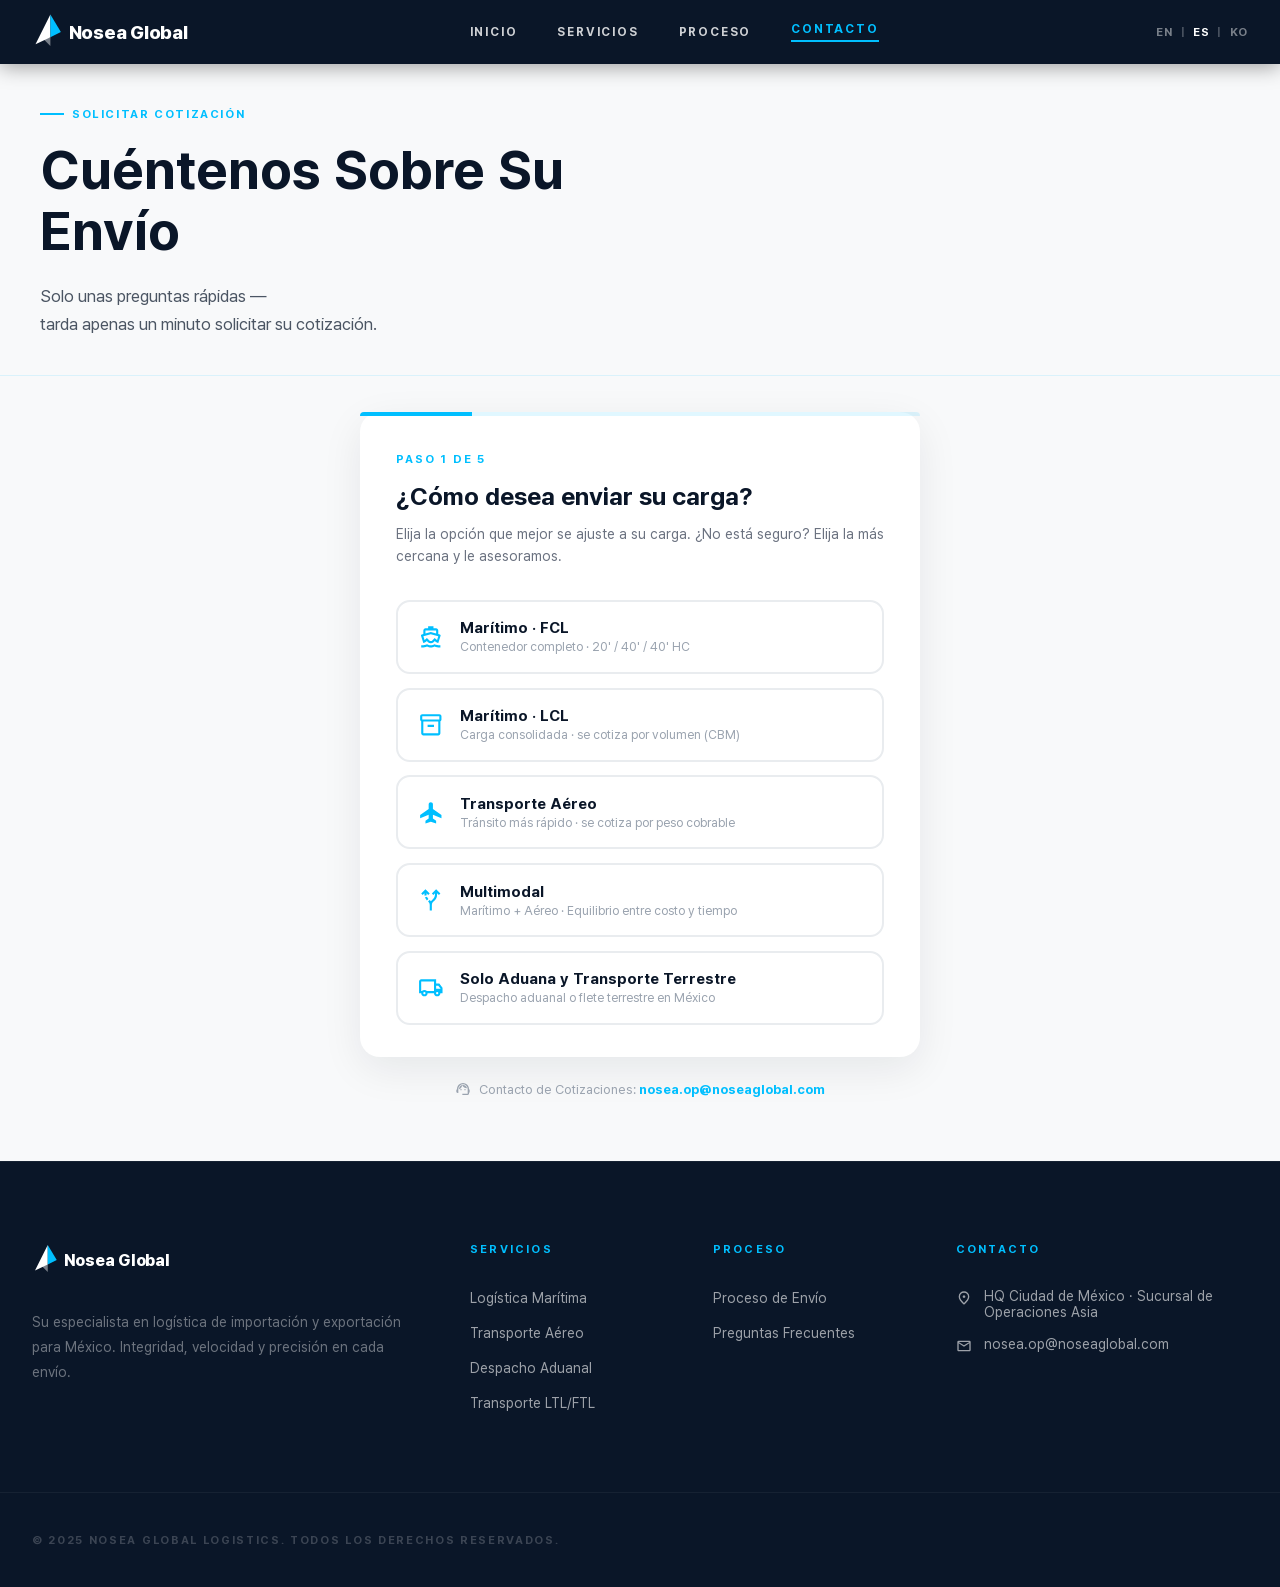
<file: contact-es.html>
<!DOCTYPE html>
<html lang="es">
<head>
<meta charset="utf-8"/>
<meta name="viewport" content="width=device-width, initial-scale=1.0"/>
<link rel="icon" href="/favicon.ico" sizes="48x48"/>
<link rel="icon" href="/icon.svg" type="image/svg+xml"/>
<link rel="icon" href="/favicon-32x32.png" type="image/png" sizes="32x32"/>
<link rel="apple-touch-icon" href="/apple-touch-icon.png"/>
<title>Cotización de Flete Marítimo y Aéreo a México | Nosea Global</title>
<meta name="description" content="Solicite su cotización de flete marítimo o aéreo a México, con despacho aduanal y entrega terrestre. Respuesta detallada en 24 horas."/>
<meta name="keywords" content="tarifa de flete marítimo, flete marítimo México, flete internacional México, cotización de flete México, agente de carga México"/>
<link rel="alternate" hreflang="es" href="https://noseaglobal.com/contact-es.html"/>
<link rel="alternate" hreflang="ko" href="https://noseaglobal.com/contact-ko.html"/>
<link rel="alternate" hreflang="x-default" href="https://noseaglobal.com/contact.html"/>
<link rel="canonical" href="https://noseaglobal.com/contact-es.html"/>
<meta property="og:type" content="website"/>
<meta property="og:site_name" content="Nosea Global"/>
<meta property="og:locale" content="es_MX"/>
<meta property="og:title" content="Cotización de Flete Marítimo y Aéreo a México | Nosea Global"/>
<meta property="og:description" content="Solicite su cotización de flete marítimo o aéreo a México, con despacho aduanal y entrega terrestre. Respuesta detallada en 24 horas."/>
<meta property="og:url" content="https://noseaglobal.com/contact-es.html"/>
<meta property="og:image" content="https://images.unsplash.com/photo-1578575437130-527eed3abbec?w=1200&q=85&auto=format&fit=crop"/>
<meta property="og:image:width" content="1200"/>
<meta property="og:image:height" content="800"/>
<meta property="og:image:alt" content="Buque de carga en altamar"/>
<meta name="twitter:card" content="summary_large_image"/>
<script type="application/ld+json">
{
 "@context": "https://schema.org",
 "@graph": [
  {
   "@type": "Organization",
   "@id": "https://noseaglobal.com/#organization",
   "name": "Nosea Global",
   "alternateName": [
    "Nosea Global Logistics",
    "노세아글로벌"
   ],
   "url": "https://noseaglobal.com/",
   "logo": {
    "@type": "ImageObject",
    "@id": "https://noseaglobal.com/#logo",
    "url": "https://noseaglobal.com/images/nosea-logo-512.png",
    "contentUrl": "https://noseaglobal.com/images/nosea-logo-512.png",
    "width": 512,
    "height": 512
   },
   "email": "nosea.op@noseaglobal.com",
   "description": "Agente de carga internacional especializado en logística México: flete marítimo, transporte aéreo, despacho aduanal y distribución terrestre entre Asia y México.",
   "areaServed": [
    {
     "@type": "Country",
     "name": "Mexico"
    }
   ],
   "knowsAbout": [
    "Freight forwarding",
    "Sea freight",
    "Air freight",
    "Customs brokerage",
    "Inland transportation"
   ],
   "contactPoint": {
    "@type": "ContactPoint",
    "contactType": "customer service",
    "email": "nosea.op@noseaglobal.com",
    "availableLanguage": [
     "English",
     "Spanish"
    ]
   }
  },
  {
   "@type": "WebSite",
   "@id": "https://noseaglobal.com/#website",
   "url": "https://noseaglobal.com/",
   "name": "Nosea Global",
   "inLanguage": [
    "en",
    "es",
    "ko"
   ],
   "publisher": {
    "@id": "https://noseaglobal.com/#organization"
   }
  },
  {
   "@type": "BreadcrumbList",
   "@id": "https://noseaglobal.com/contact-es.html#breadcrumb",
   "itemListElement": [
    {
     "@type": "ListItem",
     "position": 1,
     "name": "Inicio",
     "item": "https://noseaglobal.com/index-es.html"
    },
    {
     "@type": "ListItem",
     "position": 2,
     "name": "Contacto",
     "item": "https://noseaglobal.com/contact-es.html"
    }
   ]
  },
  {
   "@type": "ContactPage",
   "@id": "https://noseaglobal.com/contact-es.html#webpage",
   "url": "https://noseaglobal.com/contact-es.html",
   "name": "Cotización de Flete Marítimo y Aéreo a México | Nosea Global",
   "description": "Solicite su cotización de flete marítimo o aéreo a México, con despacho aduanal y entrega terrestre. Respuesta detallada en 24 horas.",
   "inLanguage": "es",
   "isPartOf": {
    "@id": "https://noseaglobal.com/#website"
   },
   "breadcrumb": {
    "@id": "https://noseaglobal.com/contact-es.html#breadcrumb"
   }
  }
 ]
}
</script>
<link rel="alternate" hreflang="en" href="https://noseaglobal.com/contact.html"/>
<link rel="preload" href="/fonts/pretendard-1.3.9/PretendardStdVariable.subset.6.woff2" as="font" type="font/woff2" crossorigin/>
<link rel="stylesheet" href="/fonts/pretendard-1.3.9/pretendard-subset.css"/>
<style>
@property --os-scroll-percent{syntax: "<number>"; inherits: true; initial-value: 0;}@property --os-viewport-percent{syntax: "<number>"; inherits: true; initial-value: 0;}
*,*::before,*::after{box-sizing:border-box;margin:0;padding:0;}
html{scroll-behavior:smooth;}
body{font-family:'Pretendard',sans-serif;background:#fff;color:#0a1628;}
a{text-decoration:none;color:inherit;}
img{display:block;max-width:100%;}
:root{--cyan:#00BFFF;--navy:#0a1628;--surface:#f8f9fa;}
.material-symbols-outlined{display:inline-block;width:1em;height:1em;font-size:24px;line-height:1;vertical-align:middle;fill:currentColor;flex-shrink:0;}

/* ── NAV (메인과 동일) ── */
header{position:fixed;top:0;left:0;right:0;height:64px;background:var(--navy);display:flex;align-items:center;z-index:100;box-shadow:0 2px 20px rgba(0,0,0,.4);}
nav{display:flex;align-items:center;justify-content:space-between;width:100%;max-width:1536px;margin:0 auto;padding:0 2rem;}
.nav-links{display:flex;gap:2.5rem;align-items:center;}
.nav-links a{font-weight:700;font-size:.75rem;letter-spacing:.15em;text-transform:uppercase;color:rgba(255,255,255,.8);transition:color .2s;}
.nav-links a:hover,.nav-links a.active{color:var(--cyan);}
.nav-links a.active{border-bottom:2px solid var(--cyan);padding-bottom:4px;}
.btn-quote{background:var(--cyan);color:var(--navy);padding:.5rem 1.5rem;font-weight:700;font-size:.75rem;letter-spacing:.05em;text-transform:uppercase;transition:filter .2s;white-space:nowrap;}
.btn-quote:hover{filter:brightness(1.1);}
.lang-switch{display:flex;align-items:center;gap:.5rem;font-size:.72rem;font-weight:700;letter-spacing:.05em;color:rgba(255,255,255,.45);margin-left:1.5rem;}
.lang-switch a{color:inherit;transition:color .2s;}
.lang-switch a.active{color:#fff;}
.lang-switch a:hover{color:var(--cyan);}
.lang-switch .lang-sep{color:rgba(255,255,255,.25);}
.nav-hamburger{display:none;flex-direction:column;justify-content:center;align-items:center;width:40px;height:40px;cursor:pointer;gap:5px;background:none;border:none;padding:0;margin-left:12px;}
.nav-hamburger span{display:block;width:22px;height:2px;background:#fff;border-radius:2px;transition:transform .3s,opacity .3s;}
.nav-hamburger.open span:nth-child(1){transform:translateY(7px) rotate(45deg);}
.nav-hamburger.open span:nth-child(2){opacity:0;}
.nav-hamburger.open span:nth-child(3){transform:translateY(-7px) rotate(-45deg);}
.nav-drawer{display:none;position:fixed;top:64px;left:0;right:0;z-index:99;background:rgba(10,22,40,0.98);backdrop-filter:blur(16px);border-bottom:1px solid rgba(255,255,255,.08);flex-direction:column;padding:8px 0 20px;}
.nav-drawer.open{display:flex;}
.nav-drawer a{display:block;padding:14px 24px;font-size:.95rem;font-weight:600;color:rgba(255,255,255,.7);text-decoration:none;border-bottom:1px solid rgba(255,255,255,.05);transition:color .2s,background .2s;}
.nav-drawer a:last-child{border-bottom:none;}
.nav-drawer a:hover,.nav-drawer a.active{color:var(--cyan);background:rgba(0,191,255,.05);}
.nav-drawer .drawer-cta{margin:12px 24px 0;display:inline-flex;align-items:center;justify-content:center;gap:8px;background:var(--cyan);color:var(--navy);font-weight:700;font-size:.82rem;letter-spacing:.06em;text-transform:uppercase;padding:13px 20px;text-decoration:none;}
.nav-drawer .drawer-lang{display:flex;align-items:center;gap:8px;padding:14px 24px 0;font-size:.78rem;font-weight:700;letter-spacing:.05em;color:rgba(255,255,255,.45);}
.nav-drawer .drawer-lang a{color:rgba(255,255,255,.6);}
.nav-drawer .drawer-lang a.active{color:var(--cyan);}
@media(max-width:768px){.nav-links{display:none;}.btn-quote{display:none;}.nav-hamburger{display:flex;}nav{padding:0 1.25rem;}}

/* ── PAGE HERO ── */
.page-hero{background:var(--surface);border-bottom:1px solid rgba(0,191,255,.12);padding:100px 2rem 36px;}
.page-hero-inner{max-width:1200px;margin:0 auto;}
.eyebrow{display:inline-flex;align-items:center;gap:8px;font-size:.72rem;font-weight:700;letter-spacing:.14em;text-transform:uppercase;color:var(--cyan);margin-bottom:18px;}
.eyebrow::before{content:'';display:block;width:24px;height:2px;background:var(--cyan);}
.page-hero h1{font-family:'Pretendard',sans-serif;font-size:clamp(2.2rem,4.5vw,3.4rem);line-height:1.13;color:var(--navy);max-width:640px;margin-bottom:20px;}
.page-hero p{font-size:1.05rem;line-height:1.7;color:#4b5563;max-width:560px;}

/* ── SECTION BASE ── */
section{padding:5rem 2rem;}
.container{max-width:1200px;margin:0 auto;}
.section-label{color:var(--cyan);font-weight:700;letter-spacing:.2em;font-size:.8rem;text-transform:uppercase;display:block;margin-bottom:1rem;}
.section-title{font-family:'Pretendard',sans-serif;font-size:clamp(2rem,4vw,2.8rem);font-weight:700;color:var(--navy);margin-bottom:14px;}
.section-sub{font-size:1rem;color:#6b7280;line-height:1.7;max-width:540px;margin-bottom:3.5rem;}

/* ── TIMELINE (메인 5단계 확장) ── */
.timeline-section{background:#fff;}
.timeline{position:relative;max-width:900px;margin:0 auto;}
/* 세로 중앙선 */
.timeline::before{
  content:'';position:absolute;
  left:50%;top:0;bottom:0;
  width:2px;background:rgba(0,191,255,.2);
  transform:translateX(-50%);
  z-index:0;
}
.tl-item{
  display:grid;
  grid-template-columns:1fr 80px 1fr;
  gap:0;
  align-items:start;
  margin-bottom:4rem;
  position:relative;
}
.tl-item:last-child{margin-bottom:0;}
/* 홀수(왼쪽) / 짝수(오른쪽) 교차 배치 */
.tl-item:nth-child(odd) .tl-content{grid-column:1;text-align:right;padding-right:2.5rem;}
.tl-item:nth-child(odd) .tl-node{grid-column:2;}
.tl-item:nth-child(odd) .tl-detail{grid-column:3;padding-left:2.5rem;}
.tl-item:nth-child(even) .tl-content{grid-column:3;grid-row:1;text-align:left;padding-left:2.5rem;}
.tl-item:nth-child(even) .tl-node{grid-column:2;grid-row:1;}
.tl-item:nth-child(even) .tl-detail{grid-column:1;grid-row:1;text-align:right;padding-right:2.5rem;}

/* 노드(중앙 원) */
.tl-node{
  display:flex;flex-direction:column;align-items:center;
  z-index:1;padding-top:.25rem;
}
.tl-circle{
  width:72px;height:72px;border-radius:50%;
  background:var(--navy);
  display:flex;align-items:center;justify-content:center;
  border:3px solid var(--cyan);
  flex-shrink:0;
  transition:background .3s;
  cursor:default;
}
.tl-circle:hover{background:var(--cyan);}
.tl-circle:hover .material-symbols-outlined{color:var(--navy);}
.tl-circle .material-symbols-outlined{font-size:1.8rem;color:var(--cyan);transition:color .3s;}
.tl-step-num{
  font-size:.68rem;font-weight:800;letter-spacing:.12em;
  text-transform:uppercase;color:rgba(0,191,255,.6);
  margin-top:.5rem;
}

/* 콘텐츠 박스 */
.tl-content{}
.tl-content .step-tag{
  display:inline-block;
  background:var(--navy);color:#fff;
  font-size:.65rem;font-weight:700;letter-spacing:.1em;text-transform:uppercase;
  padding:3px 10px;margin-bottom:.75rem;
}
.tl-content h3{
  font-family:'Pretendard',sans-serif;
  font-size:1.3rem;font-weight:700;color:var(--navy);
  margin-bottom:.75rem;line-height:1.2;
}
.tl-content p{
  font-size:.9rem;color:#6b7280;line-height:1.75;
}
.tl-detail{
  padding-top:.5rem;
}
.tl-bullets{list-style:none;display:flex;flex-direction:column;gap:.6rem;}
.tl-bullets li{
  display:flex;align-items:flex-start;gap:.6rem;
  font-size:.87rem;color:#4b5563;line-height:1.5;
}
.tl-item:nth-child(even) .tl-bullets li{flex-direction:row-reverse;}
.tl-bullets li .material-symbols-outlined{font-size:16px;color:var(--cyan);flex-shrink:0;margin-top:1px;}

/* ── FAQ / WHY US ── */
.why-section{background:var(--surface);}
.why-grid{display:grid;grid-template-columns:repeat(3,1fr);gap:2rem;}
.why-card{
  background:#fff;padding:2.5rem 2rem;
  border-bottom:3px solid transparent;
  box-shadow:0 1px 4px rgba(0,0,0,.06);
  transition:border-color .3s,transform .3s;
}
.why-card:hover{border-color:var(--cyan);transform:translateY(-4px);}
.why-icon{
  width:56px;height:56px;background:var(--navy);
  display:flex;align-items:center;justify-content:center;
  margin-bottom:1.5rem;
}
.why-icon .material-symbols-outlined{font-size:1.6rem;color:#fff;}
.why-card h4{font-size:1.05rem;font-weight:800;color:var(--navy);margin-bottom:.75rem;}
.why-card p{font-size:.88rem;color:#6b7280;line-height:1.7;}

/* ── FAQ ── */
.faq-section{background:#fff;}
.faq-list{max-width:760px;margin:0 auto;display:flex;flex-direction:column;gap:0;}
.faq-item{border-bottom:1px solid rgba(0,191,255,.15);}
.faq-item:first-child{border-top:1px solid rgba(0,191,255,.15);}
.faq-q{
  display:flex;justify-content:space-between;align-items:center;
  padding:1.4rem 0;cursor:pointer;
  font-weight:700;font-size:.95rem;color:var(--navy);
  user-select:none;gap:1rem;
}
.faq-q .material-symbols-outlined{flex-shrink:0;color:var(--cyan);transition:transform .3s;}
.faq-item.open .faq-q .material-symbols-outlined{transform:rotate(180deg);}
.faq-a{
  max-height:0;overflow:hidden;
  transition:max-height .35s ease,padding .25s;
  font-size:.9rem;color:#6b7280;line-height:1.75;
}
.faq-item.open .faq-a{max-height:400px;padding-bottom:1.25rem;}

/* ── CTA ── */
.cta-section{background:var(--navy);}
.cta-inner{display:flex;align-items:center;justify-content:space-between;gap:2.5rem;}
.cta-inner h2{font-family:'Pretendard',sans-serif;font-size:clamp(1.6rem,3vw,2.3rem);color:#fff;max-width:500px;line-height:1.2;}
.cta-inner h2 em{font-style:normal;color:var(--cyan);}
.cta-btns{display:flex;gap:1rem;flex-shrink:0;}
.btn-primary{background:var(--cyan);color:var(--navy);padding:.9rem 2rem;font-weight:800;font-size:.85rem;text-transform:uppercase;letter-spacing:.05em;transition:filter .2s,transform .2s;display:inline-flex;align-items:center;gap:.5rem;}
.btn-primary:hover{filter:brightness(1.1);transform:translateY(-2px);}
.btn-secondary{background:transparent;color:rgba(255,255,255,.85);border:2px solid rgba(255,255,255,.3);padding:.9rem 2rem;font-weight:800;font-size:.85rem;text-transform:uppercase;letter-spacing:.05em;display:inline-flex;align-items:center;gap:.5rem;transition:border-color .2s,color .2s;}
.btn-secondary:hover{border-color:var(--cyan);color:var(--cyan);}

/* ── FOOTER (메인과 동일) ── */
footer{background:var(--navy);border-top:1px solid rgba(255,255,255,.05);color:#fff;}
.footer-grid{display:grid;gap:3rem;grid-template-columns:2fr 1fr 1fr 1.5fr;padding:5rem 2rem;max-width:1536px;margin:0 auto;}
.footer-logo{display:flex;align-items:center;gap:.75rem;margin-bottom:2rem;}
.footer-desc{color:rgba(255,255,255,.4);font-size:.875rem;line-height:1.8;}
.footer-col h5{color:var(--cyan);font-weight:700;font-size:.7rem;letter-spacing:.2em;text-transform:uppercase;margin-bottom:2rem;}
.footer-col ul{list-style:none;display:flex;flex-direction:column;gap:1rem;}
.footer-col ul li a{color:rgba(255,255,255,.6);font-size:.875rem;transition:color .2s;}
.footer-col ul li a:hover{color:var(--cyan);}
.footer-contact-item{display:flex;align-items:flex-start;gap:.75rem;margin-bottom:1rem;color:rgba(255,255,255,.6);font-size:.875rem;}
.footer-contact-item .material-symbols-outlined{font-size:1rem;margin-top:2px;flex-shrink:0;}
.footer-bottom{max-width:1536px;margin:0 auto;padding:2.5rem 2rem;border-top:1px solid rgba(255,255,255,.05);display:flex;justify-content:space-between;align-items:center;flex-wrap:wrap;gap:1rem;font-size:.7rem;color:rgba(255,255,255,.2);font-weight:700;letter-spacing:.15em;text-transform:uppercase;}
.footer-bottom a{color:inherit;transition:color .2s;}
.footer-bottom a:hover{color:#fff;}
.footer-legal{display:flex;gap:2rem;}

/* ── RESPONSIVE ── */
@media(max-width:1024px){
  .why-grid{grid-template-columns:repeat(2,1fr);}
}
@media(max-width:768px){
  .nav-links{display:none;}.btn-quote{display:none;}.nav-hamburger{display:flex;}
  .page-hero{padding:88px 1.25rem 48px;}
  section{padding:3.5rem 1.25rem;}
  /* 타임라인 → 세로 단일 컬럼 */
  .timeline::before{left:28px;transform:none;}
  .tl-item{grid-template-columns:56px 1fr;gap:0 1.25rem;}
  .tl-item:nth-child(odd) .tl-content,
  .tl-item:nth-child(even) .tl-content{grid-column:2;grid-row:1;text-align:left;padding:0;}
  .tl-item:nth-child(odd) .tl-node,
  .tl-item:nth-child(even) .tl-node{grid-column:1;grid-row:1 / 3;padding-top:0;}
  .tl-item:nth-child(odd) .tl-detail,
  .tl-item:nth-child(even) .tl-detail{grid-column:2;grid-row:2;text-align:left;padding:0;margin-top:.75rem;}
  .tl-circle{width:52px;height:52px;}
  .tl-circle .material-symbols-outlined{font-size:1.4rem;}
  .tl-content h3{font-size:1.1rem;}
  .tl-item:nth-child(even) .tl-bullets li{flex-direction:row;}
  .tl-item{margin-bottom:2.5rem;}
  /* Why us */
  .why-grid{grid-template-columns:1fr;}
  /* CTA */
  .cta-inner{flex-direction:column;align-items:flex-start;}
  .cta-btns{flex-direction:column;width:100%;}
  .btn-primary,.btn-secondary{justify-content:center;}
  /* footer */
  .footer-grid{grid-template-columns:1fr;gap:2rem;padding:3rem 1.25rem;}
  .footer-bottom{flex-direction:column;align-items:flex-start;gap:.5rem;padding:1.5rem 1.25rem;}
}
@media(max-width:480px){
  .page-hero{padding:84px 1rem 40px;}
  section{padding:3rem 1rem;}
  .timeline::before{left:24px;}
  .tl-item{grid-template-columns:48px 1fr;}
  .tl-circle{width:44px;height:44px;}
  .tl-circle .material-symbols-outlined{font-size:1.2rem;}
  .tl-step-num{font-size:.6rem;}
  .footer-grid{padding:2.5rem 1rem;}
  .footer-bottom{padding:1.25rem 1rem;}
}

/* ── QUOTE STEP FORM (Toss-style one-question-per-screen) ── */
.quote-section{background:var(--surface);display:flex;flex-direction:column;align-items:center;justify-content:center;padding:2.25rem 1.25rem 4rem;}
.quote-container{width:100%;max-width:560px;background:#fff;border-radius:20px;box-shadow:0 12px 40px rgba(10,22,40,.08);}
.quote-progress{height:4px;background:rgba(0,191,255,.12);border-radius:20px 20px 0 0;overflow:hidden;}
.quote-progress-bar{height:100%;width:20%;background:var(--cyan);transition:width .4s ease;}
.quote-steps{position:relative;padding:2.25rem 2.25rem 2rem;overflow-x:clip;}
.quote-step{display:none;animation:quoteIn .35s ease;}
.quote-step.active{display:block;}
@keyframes quoteIn{from{opacity:0;transform:translateX(16px);}to{opacity:1;transform:translateX(0);}}
.step-back{background:none;border:none;cursor:pointer;color:#9aa3af;display:inline-flex;align-items:center;margin-bottom:1.25rem;padding:6px;margin-left:-6px;border-radius:50%;transition:background .2s,color .2s;}
.step-back:hover{background:var(--surface);color:var(--navy);}
.quote-step-tag{display:block;color:var(--cyan);font-weight:700;font-size:.72rem;letter-spacing:.16em;text-transform:uppercase;margin-bottom:.85rem;}
.quote-q{font-family:'Pretendard',sans-serif;font-size:1.55rem;font-weight:700;color:var(--navy);line-height:1.35;margin-bottom:.6rem;}
.quote-sub{font-size:.88rem;color:#6b7280;line-height:1.6;margin-bottom:2rem;}
.option-grid{display:flex;flex-direction:column;gap:.85rem;}
.option-card{display:flex;align-items:center;gap:1rem;width:100%;text-align:left;background:#fff;border:2px solid #e9ecef;border-radius:14px;padding:1.1rem 1.25rem;cursor:pointer;transition:border-color .2s,background .2s,transform .15s;font-family:inherit;}
.option-card:hover{border-color:rgba(0,191,255,.5);transform:translateY(-1px);}
.option-card.selected{border-color:var(--cyan);background:rgba(0,191,255,.06);}
.option-card .material-symbols-outlined{font-size:1.6rem;color:var(--cyan);flex-shrink:0;}
.option-card .opt-text{display:flex;flex-direction:column;gap:2px;}
.option-card .opt-text b{font-size:.95rem;color:var(--navy);font-weight:700;}
.option-card .opt-text small{font-size:.78rem;color:#9aa3af;}
.field-group{margin-bottom:1.4rem;}
.field-group label{display:block;font-size:.8rem;font-weight:700;color:var(--navy);margin-bottom:.55rem;}
.field-row{display:grid;grid-template-columns:1fr 1fr;gap:.85rem;}
.field-input{width:100%;border:2px solid #e9ecef;border-radius:10px;padding:.85rem 1rem;font-size:.95rem;font-family:inherit;color:var(--navy);transition:border-color .2s;background:#fff;}
.field-input:focus{outline:none;border-color:var(--cyan);}
.field-input::placeholder{color:#c2c8d0;}
.quote-actions{margin-top:1.75rem;}
.btn-next{width:100%;background:var(--navy);color:#fff;border:none;border-radius:12px;padding:1rem;font-size:.95rem;font-weight:700;letter-spacing:.02em;cursor:pointer;transition:background .2s,opacity .2s;display:flex;align-items:center;justify-content:center;gap:.5rem;}
.btn-next:hover{background:#13263f;}
.btn-next:disabled{background:#d8dce1;color:#fff;cursor:not-allowed;}
.btn-next .material-symbols-outlined{font-size:1.1rem;}
.quote-complete{text-align:center;padding:1.5rem 0;}
.quote-complete-icon{width:72px;height:72px;border-radius:50%;background:rgba(0,191,255,.1);display:flex;align-items:center;justify-content:center;margin:0 auto 1.5rem;}
.quote-complete-icon .material-symbols-outlined{font-size:2.2rem;color:var(--cyan);}
.quote-complete h2{font-family:'Pretendard',sans-serif;font-size:1.5rem;color:var(--navy);margin-bottom:.6rem;}
.quote-complete p{font-size:.88rem;color:#6b7280;line-height:1.7;margin-bottom:1.75rem;}
.summary-card{background:var(--surface);border-radius:14px;padding:1.25rem 1.4rem;margin-bottom:1.75rem;text-align:left;}
.summary-row{display:flex;justify-content:space-between;gap:1rem;padding:.55rem 0;border-bottom:1px solid rgba(0,0,0,.05);font-size:.85rem;}
.summary-row:last-child{border-bottom:none;}
.summary-row span:first-child{color:#9aa3af;font-weight:700;flex-shrink:0;}
.summary-row span:last-child{color:var(--navy);text-align:right;}
.send-error{display:none;background:var(--surface);border-left:3px solid var(--navy);border-radius:10px;padding:1rem 1.2rem;margin-bottom:1.5rem;text-align:left;font-size:.85rem;color:var(--navy);line-height:1.6;}
.send-error.show{display:block;}
.send-error b{display:block;margin-bottom:.25rem;}
.send-error a{color:var(--navy);font-weight:700;text-decoration:underline;}
.btn-next.is-sending .material-symbols-outlined{animation:qspin 1s linear infinite;}
@keyframes qspin{to{transform:rotate(360deg);}}
.step-back.is-hidden{visibility:hidden;}
.contact-person{width:100%;max-width:560px;display:flex;align-items:center;justify-content:center;gap:.5rem;margin-top:1.5rem;font-size:.82rem;color:#9aa3af;}
.contact-person a{color:var(--cyan);font-weight:700;}
.contact-person .material-symbols-outlined{font-size:1rem;}
.autocomplete-wrap{position:relative;}
.autocomplete-list{display:none;position:absolute;top:calc(100% + 4px);left:0;right:0;background:#fff;border:1px solid #e9ecef;border-radius:10px;box-shadow:0 8px 24px rgba(10,22,40,.1);max-height:300px;overflow-y:auto;z-index:10;}
.autocomplete-list.open{display:block;}
.ac-group{position:sticky;top:0;z-index:1;display:flex;align-items:center;justify-content:space-between;gap:.5rem;padding:.5rem 1rem .4rem;background:var(--surface);font-size:.72rem;font-weight:800;letter-spacing:.06em;text-transform:uppercase;color:var(--navy);border-bottom:1px solid #e9ecef;}
.ac-group small{font-size:.66rem;font-weight:700;letter-spacing:.02em;text-transform:none;color:#9aa3af;}
.autocomplete-item{display:flex;align-items:center;gap:.6rem;padding:.6rem 1rem;cursor:pointer;font-size:.88rem;color:var(--navy);}
.autocomplete-item:hover,.autocomplete-item.highlighted{background:rgba(0,191,255,.08);}
.autocomplete-item .material-symbols-outlined{font-size:1.05rem;color:#9aa3af;flex-shrink:0;}
.ac-name{flex:1;min-width:0;display:flex;flex-direction:column;}
.ac-name b{font-weight:700;}
.ac-name small{font-size:.72rem;color:#9aa3af;}
.ac-code{margin-left:auto;flex-shrink:0;font-size:.74rem;font-weight:700;color:#0089b3;background:rgba(0,191,255,.1);padding:2px 8px;border-radius:20px;letter-spacing:.02em;}
.autocomplete-empty{padding:.85rem 1rem;font-size:.82rem;color:#6b7280;line-height:1.5;}
select.field-input{appearance:none;background-image:url("data:image/svg+xml,%3Csvg xmlns='http://www.w3.org/2000/svg' viewBox='0 0 24 24' fill='%239aa3af'%3E%3Cpath d='M7 10l5 5 5-5z'/%3E%3C/svg%3E");background-repeat:no-repeat;background-position:right 1rem center;background-size:20px;padding-right:2.75rem;}
textarea.field-input{resize:vertical;min-height:84px;line-height:1.5;}
.field-group label .req,.field-label .req{color:var(--cyan);}
.field-group label .opt,.field-label .opt{font-weight:500;color:#9aa3af;font-size:.74rem;}
.field-label{display:block;font-size:.8rem;font-weight:700;color:var(--navy);}
.field-hint{font-size:.76rem;color:#6b7280;line-height:1.5;margin-top:.45rem;}
.field-hint-block{margin:-.6rem 0 1.4rem;}
.field-error{display:none;align-items:flex-start;gap:.35rem;margin-top:.45rem;font-size:.78rem;font-weight:700;color:var(--navy);line-height:1.45;}
.field-error.show{display:flex;}
.field-error::before{content:'error';font-family:'Material Symbols Outlined';font-size:1rem;line-height:1.15;font-weight:400;color:var(--navy);}
.field-input.invalid{border-color:var(--navy);}
.sr-only{position:absolute;width:1px;height:1px;padding:0;margin:-1px;overflow:hidden;clip:rect(0,0,0,0);white-space:nowrap;border:0;}
.hp-field{position:absolute;left:-9999px;top:auto;width:1px;height:1px;overflow:hidden;}
.mode-block{display:none;}
.mode-block.show{display:block;}
.label-row{display:flex;align-items:center;justify-content:space-between;gap:.75rem;margin-bottom:.1rem;}
.unit-toggle{display:inline-flex;border:2px solid #e9ecef;border-radius:10px;overflow:hidden;flex-shrink:0;}
.unit-toggle button{background:#fff;border:none;padding:.35rem .8rem;font-family:inherit;font-size:.78rem;font-weight:700;color:#9aa3af;cursor:pointer;}
.unit-toggle button.active{background:var(--navy);color:#fff;}
.row-list{display:flex;flex-direction:column;gap:.6rem;margin-top:.6rem;}
.cnt-row{display:grid;grid-template-columns:1fr 92px 40px;gap:.5rem;align-items:center;}
.dim-row{border:2px solid #e9ecef;border-radius:12px;padding:.7rem .75rem;display:grid;grid-template-columns:1fr 1fr 1fr;gap:.5rem;}
.dim-row .dim-cell{display:flex;flex-direction:column;gap:.25rem;min-width:0;}
.dim-row .dim-cell .dim-lab{font-size:.74rem;font-weight:700;color:var(--navy);line-height:1.3;}
.unit-wrap{position:relative;display:block;}
.unit-wrap .field-input{padding-right:2.4rem;}
.unit-suf{position:absolute;right:.65rem;top:50%;transform:translateY(-50%);font-size:.76rem;font-weight:700;color:#6b7280;pointer-events:none;}
.dim-row .field-input,.cnt-row .field-input{padding:.65rem .7rem;font-size:.95rem;}
.dim-row .dim-foot{grid-column:1 / -1;display:grid;grid-template-columns:110px 1fr 40px;gap:.6rem;align-items:end;}
.dim-formula{font-size:.8rem;color:var(--navy);line-height:1.4;padding-bottom:.55rem;min-width:0;overflow-wrap:anywhere;}
.dim-formula b{white-space:nowrap;font-weight:800;}
.dim-formula.is-empty{color:#9aa3af;}
.dim-formula.is-empty b{font-weight:600;}
.btn-row-del{width:40px;height:40px;border:none;background:none;border-radius:50%;color:#9aa3af;cursor:pointer;display:inline-flex;align-items:center;justify-content:center;}
.btn-row-del:hover{background:var(--surface);color:var(--navy);}
.btn-row-del[disabled]{visibility:hidden;}
.btn-add{margin-top:.6rem;background:none;border:2px dashed #e9ecef;border-radius:10px;width:100%;padding:.6rem;font-family:inherit;font-size:.82rem;font-weight:700;color:var(--navy);cursor:pointer;display:flex;align-items:center;justify-content:center;gap:.35rem;}
.btn-add:hover{border-color:rgba(0,191,255,.5);}
.btn-add .material-symbols-outlined{font-size:1.1rem;color:var(--cyan);}
.check-line{display:flex !important;align-items:center;gap:.5rem;margin:.85rem 0 0 !important;font-weight:500 !important;font-size:.84rem !important;color:#4b5563 !important;cursor:pointer;}
.check-line input{width:18px;height:18px;accent-color:var(--navy);}
#cbmDirectWrap{margin-top:.6rem;}
#dimArea.is-off{opacity:.45;pointer-events:none;}
.calc-box{background:var(--surface);border-radius:12px;padding:.85rem 1rem;margin:-.4rem 0 1.4rem;font-size:.84rem;color:var(--navy);}
.calc-box:empty{display:none;}
.calc-row{display:flex;justify-content:space-between;gap:1rem;padding:.25rem 0;}
.calc-row span:first-child{color:#6b7280;}
.calc-row b{text-align:right;}
.calc-row.is-main b{color:var(--navy);font-size:.95rem;}
.calc-note{font-size:.72rem;color:#9aa3af;margin-top:.35rem;line-height:1.45;}
.calc-total{display:flex;justify-content:space-between;align-items:baseline;flex-wrap:wrap;gap:.25rem 1rem;padding:.15rem 0 .55rem;margin-bottom:.3rem;border-bottom:1px solid rgba(0,0,0,.05);}
.calc-total span{font-weight:700;color:var(--navy);font-size:.9rem;}
.calc-total b{font-size:1.4rem;font-weight:800;color:var(--navy);}
.calc-total b small{font-size:.8rem;font-weight:700;color:#6b7280;}
.ac-country{display:flex;align-items:center;gap:.5rem;padding:.6rem 1rem;cursor:pointer;font-size:.88rem;color:var(--navy);border-bottom:1px solid #e9ecef;}
.ac-country:hover,.ac-country.highlighted{background:rgba(0,191,255,.08);}
.ac-country .material-symbols-outlined{font-size:1.15rem;color:#9aa3af;flex-shrink:0;}
.ac-country.is-open .material-symbols-outlined{color:var(--cyan);}
.ac-count{margin-left:auto;flex-shrink:0;font-size:.72rem;color:#9aa3af;text-align:right;}
.autocomplete-item.is-nested{padding-left:2.2rem;background:rgba(0,191,255,.06);}
.autocomplete-item.is-nested:hover,.autocomplete-item.is-nested.highlighted{background:rgba(0,191,255,.12);}
.ac-tag{display:inline-block;margin-left:.4rem;padding:0 6px;border-radius:20px;border:1px solid var(--navy);font-size:.64rem;font-weight:700;color:var(--navy);vertical-align:1px;}
.field-note{background:var(--surface);border-left:3px solid var(--cyan);border-radius:8px;padding:.5rem .75rem;color:var(--navy);}
.field-note[hidden]{display:none;}
.calc-total{display:flex;justify-content:space-between;align-items:baseline;flex-wrap:wrap;gap:.25rem 1rem;padding:.15rem 0 .55rem;margin-bottom:.3rem;border-bottom:1px solid rgba(0,0,0,.05);}
.calc-total span{font-weight:700;color:var(--navy);font-size:.9rem;}
.calc-total b{font-size:1.4rem;font-weight:800;color:var(--navy);}
.calc-total b small{font-size:.8rem;font-weight:700;color:#6b7280;}
.ac-country{display:flex;align-items:center;gap:.5rem;padding:.6rem 1rem;cursor:pointer;font-size:.88rem;color:var(--navy);border-bottom:1px solid #e9ecef;}
.ac-country:hover,.ac-country.highlighted{background:rgba(0,191,255,.08);}
.ac-country .material-symbols-outlined{font-size:1.15rem;color:#9aa3af;flex-shrink:0;}
.ac-country.is-open .material-symbols-outlined{color:var(--cyan);}
.ac-count{margin-left:auto;flex-shrink:0;font-size:.72rem;color:#9aa3af;text-align:right;}
.autocomplete-item.is-nested{padding-left:2.2rem;background:rgba(0,191,255,.06);}
.autocomplete-item.is-nested:hover,.autocomplete-item.is-nested.highlighted{background:rgba(0,191,255,.12);}
.ac-tag{display:inline-block;margin-left:.4rem;padding:0 6px;border-radius:20px;border:1px solid var(--navy);font-size:.64rem;font-weight:700;color:var(--navy);vertical-align:1px;}
.field-note{background:var(--surface);border-left:3px solid var(--cyan);border-radius:8px;padding:.5rem .75rem;color:var(--navy);}
.field-note[hidden]{display:none;}
.calc-total{display:flex;justify-content:space-between;align-items:baseline;flex-wrap:wrap;gap:.25rem 1rem;padding:.15rem 0 .55rem;margin-bottom:.3rem;border-bottom:1px solid rgba(0,0,0,.05);}
.calc-total span{font-weight:700;color:var(--navy);font-size:.9rem;}
.calc-total b{font-size:1.4rem;font-weight:800;color:var(--navy);}
.calc-total b small{font-size:.8rem;font-weight:700;color:#6b7280;}
.ac-country{display:flex;align-items:center;gap:.5rem;padding:.6rem 1rem;cursor:pointer;font-size:.88rem;color:var(--navy);border-bottom:1px solid #e9ecef;}
.ac-country:hover,.ac-country.highlighted{background:rgba(0,191,255,.08);}
.ac-country .material-symbols-outlined{font-size:1.15rem;color:#9aa3af;flex-shrink:0;}
.ac-country.is-open .material-symbols-outlined{color:var(--cyan);}
.ac-count{margin-left:auto;flex-shrink:0;font-size:.72rem;color:#9aa3af;text-align:right;}
.autocomplete-item.is-nested{padding-left:2.2rem;background:rgba(0,191,255,.06);}
.autocomplete-item.is-nested:hover,.autocomplete-item.is-nested.highlighted{background:rgba(0,191,255,.12);}
.ac-tag{display:inline-block;margin-left:.4rem;padding:0 6px;border-radius:20px;border:1px solid var(--navy);font-size:.64rem;font-weight:700;color:var(--navy);vertical-align:1px;}
.field-note{background:var(--surface);border-left:3px solid var(--cyan);border-radius:8px;padding:.5rem .75rem;color:var(--navy);}
.field-note[hidden]{display:none;}
.calc-total{display:flex;justify-content:space-between;align-items:baseline;flex-wrap:wrap;gap:.25rem 1rem;padding:.15rem 0 .55rem;margin-bottom:.3rem;border-bottom:1px solid rgba(0,0,0,.05);}
.calc-total span{font-weight:700;color:var(--navy);font-size:.9rem;}
.calc-total b{font-size:1.4rem;font-weight:800;color:var(--navy);}
.calc-total b small{font-size:.8rem;font-weight:700;color:#6b7280;}
.ac-country{display:flex;align-items:center;gap:.5rem;padding:.6rem 1rem;cursor:pointer;font-size:.88rem;color:var(--navy);border-bottom:1px solid #e9ecef;}
.ac-country:hover,.ac-country.highlighted{background:rgba(0,191,255,.08);}
.ac-country .material-symbols-outlined{font-size:1.15rem;color:#9aa3af;flex-shrink:0;}
.ac-country.is-open .material-symbols-outlined{color:var(--cyan);}
.ac-count{margin-left:auto;flex-shrink:0;font-size:.72rem;color:#9aa3af;text-align:right;}
.autocomplete-item.is-nested{padding-left:2.2rem;background:rgba(0,191,255,.06);}
.autocomplete-item.is-nested:hover,.autocomplete-item.is-nested.highlighted{background:rgba(0,191,255,.12);}
.ac-tag{display:inline-block;margin-left:.4rem;padding:0 6px;border-radius:20px;border:1px solid var(--navy);font-size:.64rem;font-weight:700;color:var(--navy);vertical-align:1px;}
.field-note{background:var(--surface);border-left:3px solid var(--cyan);border-radius:8px;padding:.5rem .75rem;color:var(--navy);}
.field-note[hidden]{display:none;}
.summary-row span:last-child{white-space:pre-line;word-break:break-word;}
.quote-steps h2[tabindex="-1"]:focus{outline:none;}
@media(max-width:480px){
  .quote-steps{padding:2.25rem 1.5rem 2rem;min-height:0;}
  .quote-q{font-size:1.3rem;}
  .field-row{grid-template-columns:1fr;}
  .quote-section{padding:1.5rem .75rem 3rem;}
  .quote-steps{padding:1.75rem 1.1rem 1.75rem;}
  .cnt-row{grid-template-columns:1fr 76px 36px;}
  .dim-row{padding:.6rem;}
  .dim-row .dim-foot{grid-template-columns:84px 1fr 36px;}
  .dim-row{gap:.45rem;}
  .unit-wrap .field-input{padding-right:2.1rem;padding-left:.55rem;}
  .unit-suf{right:.5rem;}
  .btn-row-del{width:36px;height:36px;}
  .summary-row{flex-direction:column;gap:.15rem;}
  .summary-row span:last-child{text-align:left;}
  .field-input{font-size:16px;}
}
</style>
<!-- Google tag (gtag.js) - GA4 -->
<script async src="https://www.googletagmanager.com/gtag/js?id=G-B38WF4MDHT"></script>
<script>
window.dataLayer=window.dataLayer||[];
function gtag(){dataLayer.push(arguments);}
gtag('js',new Date());
gtag('config','G-B38WF4MDHT');
// Track email links and "Get a Quote" CTAs across the site
document.addEventListener('click',function(e){
  var a=e.target.closest&&e.target.closest('a[href]');
  if(!a) return;
  var h=a.getAttribute('href')||'';
  var loc=a.closest('footer')?'footer':(a.closest('header,.nav-drawer')?'nav':'content');
  if(h.indexOf('mailto:')===0){
    gtag('event','email_click',{link_location:loc});
  }else if(/^contact(-es|-ko)?\.html/.test(h)&&!/contact(-es|-ko)?\.html$/.test(location.pathname)){
    gtag('event','quote_cta_click',{link_location:loc,link_text:a.textContent.trim().slice(0,50)});
  }
},true);
</script>
</head>
<body>
<svg xmlns="http://www.w3.org/2000/svg" style="position:absolute;width:0;height:0;overflow:hidden" aria-hidden="true" focusable="false"><symbol id="i-add" viewBox="0 -960 960 960"><path d="M440-440H200v-80h240v-240h80v240h240v80H520v240h-80v-240Z"/></symbol><symbol id="i-alt_route" viewBox="0 -960 960 960"><path d="M440-80v-200q0-56-17-83t-45-53l57-57q12 11 23 23.5t22 26.5q14-19 28.5-33.5T538-485q38-35 69-81t33-161l-63 63-57-56 160-160 160 160-56 56-64-63q-2 143-44 203.5T592-425q-32 29-52 56.5T520-280v200h-80ZM248-633q-4-20-5.5-44t-2.5-50l-64 63-56-56 160-160 160 160-57 56-63-62q0 21 2 39.5t4 34.5l-78 19Zm86 176q-20-21-38.5-49T263-575l77-19q10 27 23 46t28 34l-57 57Z"/></symbol><symbol id="i-arrow_back" viewBox="0 -960 960 960"><path d="m313-440 224 224-57 56-320-320 320-320 57 56-224 224h487v80H313Z"/></symbol><symbol id="i-arrow_forward" viewBox="0 -960 960 960"><path d="M647-440H160v-80h487L423-744l57-56 320 320-320 320-57-56 224-224Z"/></symbol><symbol id="i-check_circle" viewBox="0 -960 960 960"><path d="m424-296 282-282-56-56-226 226-114-114-56 56 170 170Zm56 216q-83 0-156-31.5T197-197q-54-54-85.5-127T80-480q0-83 31.5-156T197-763q54-54 127-85.5T480-880q83 0 156 31.5T763-763q54 54 85.5 127T880-480q0 83-31.5 156T763-197q-54 54-127 85.5T480-80Zm0-80q134 0 227-93t93-227q0-134-93-227t-227-93q-134 0-227 93t-93 227q0 134 93 227t227 93Zm0-320Z"/></symbol><symbol id="i-chevron_right" viewBox="0 -960 960 960"><path d="M504-480 320-664l56-56 240 240-240 240-56-56 184-184Z"/></symbol><symbol id="i-close" viewBox="0 -960 960 960"><path d="m256-200-56-56 224-224-224-224 56-56 224 224 224-224 56 56-224 224 224 224-56 56-224-224-224 224Z"/></symbol><symbol id="i-directions_boat" viewBox="0 -960 960 960"><path d="M152-80h-32v-80h32q48 0 91.5-10.5T341-204q38 19 66.5 31.5T480-160q44 0 72.5-12.5T619-204q53 23 97.5 33.5T809-160h31v80h-31q-49 0-95.5-9T622-116q-40 19-73 27t-69 8q-36 0-68.5-8T339-116q-45 18-91.5 27T152-80Zm223-200-45-40q-27 27-60.5 46T198-247l-85-273q-5-17 3-31t25-19l59-16v-134q0-33 23.5-56.5T280-800h100v-80h200v80h100q33 0 56.5 23.5T760-720v134l59 16q17 5 25 19t3 31l-85 273q-38-8-71.5-27T630-320l-45 40q-45 40-105 40t-105-40Zm107-40q31 0 55-20.5t44-43.5l46-53 41 42q11 11 22.5 20.5T713-355l46-149-279-73-278 73 46 149q11-10 22.5-19.5T293-395l41-42 46 53q20 24 45 44t57 20ZM280-607l200-53 200 53v-113H280v113Zm201 158Z"/></symbol><symbol id="i-expand_more" viewBox="0 -960 960 960"><path d="M480-345 240-585l56-56 184 184 184-184 56 56-240 240Z"/></symbol><symbol id="i-flight" viewBox="0 -960 960 960"><path d="M280-80v-100l120-84v-144L80-280v-120l320-224v-176q0-33 23.5-56.5T480-880q33 0 56.5 23.5T560-800v176l320 224v120L560-408v144l120 84v100l-200-60-200 60Z"/></symbol><symbol id="i-handshake" viewBox="0 -960 960 960"><path d="M475-160q4 0 8-2t6-4l328-328q12-12 17.5-27t5.5-30q0-16-5.5-30.5T817-607L647-777q-11-12-25.5-17.5T591-800q-15 0-30 5.5T534-777l-11 11 74 75q15 14 22 32t7 38q0 42-28.5 70.5T527-522q-20 0-38.5-7T456-550l-75-74-175 175q-3 3-4.5 6.5T200-435q0 8 6 14.5t14 6.5q4 0 8-2t6-4l136-136 56 56-135 136q-3 3-4.5 6.5T285-350q0 8 6 14t14 6q4 0 8-2t6-4l136-135 56 56-135 136q-3 2-4.5 6t-1.5 8q0 8 6 14t14 6q4 0 7.5-1.5t6.5-4.5l136-135 56 56-136 136q-3 3-4.5 6.5T454-180q0 8 6.5 14t14.5 6Zm-1 80q-37 0-65.5-24.5T375-166q-34-5-57-28t-28-57q-34-5-56.5-28.5T206-336q-38-5-62-33t-24-66q0-20 7.5-38.5T149-506l232-231 131 131q2 3 6 4.5t8 1.5q9 0 15-5.5t6-14.5q0-4-1.5-8t-4.5-6L398-777q-11-12-25.5-17.5T342-800q-15 0-30 5.5T285-777L144-635q-9 9-15 21t-8 24q-2 12 0 24.5t8 23.5l-58 58q-17-23-25-50.5T40-590q2-28 14-54.5T87-692l141-141q24-23 53.5-35t60.5-12q31 0 60.5 12t52.5 35l11 11 11-11q24-23 53.5-35t60.5-12q31 0 60.5 12t52.5 35l169 169q23 23 35 53t12 61q0 31-12 60.5T873-437L545-110q-14 14-32.5 22T474-80Zm-99-560Z"/></symbol><symbol id="i-help" viewBox="0 -960 960 960"><path d="M513.5-254.5Q528-269 528-290t-14.5-35.5Q499-340 478-340t-35.5 14.5Q428-311 428-290t14.5 35.5Q457-240 478-240t35.5-14.5ZM442-394h74q0-33 7.5-52t42.5-52q26-26 41-49.5t15-56.5q0-56-41-86t-97-30q-57 0-92.5 30T342-618l66 26q5-18 22.5-39t53.5-21q32 0 48 17.5t16 38.5q0 20-12 37.5T506-526q-44 39-54 59t-10 73Zm38 314q-83 0-156-31.5T197-197q-54-54-85.5-127T80-480q0-83 31.5-156T197-763q54-54 127-85.5T480-880q83 0 156 31.5T763-763q54 54 85.5 127T880-480q0 83-31.5 156T763-197q-54 54-127 85.5T480-80Zm0-80q134 0 227-93t93-227q0-134-93-227t-227-93q-134 0-227 93t-93 227q0 134 93 227t227 93Zm0-320Z"/></symbol><symbol id="i-inventory_2" viewBox="0 -960 960 960"><path d="M200-80q-33 0-56.5-23.5T120-160v-451q-18-11-29-28.5T80-680v-120q0-33 23.5-56.5T160-880h640q33 0 56.5 23.5T880-800v120q0 23-11 40.5T840-611v451q0 33-23.5 56.5T760-80H200Zm0-520v440h560v-440H200Zm-40-80h640v-120H160v120Zm200 280h240v-80H360v80Zm120 20Z"/></symbol><symbol id="i-local_shipping" viewBox="0 -960 960 960"><path d="M155-195q-35-35-35-85H40v-440q0-33 23.5-56.5T120-800h560v160h120l120 160v200h-80q0 50-35 85t-85 35q-50 0-85-35t-35-85H360q0 50-35 85t-85 35q-50 0-85-35Zm113.5-56.5Q280-263 280-280t-11.5-28.5Q257-320 240-320t-28.5 11.5Q200-297 200-280t11.5 28.5Q223-240 240-240t28.5-11.5ZM120-360h32q17-18 39-29t49-11q27 0 49 11t39 29h272v-360H120v360Zm628.5 108.5Q760-263 760-280t-11.5-28.5Q737-320 720-320t-28.5 11.5Q680-297 680-280t11.5 28.5Q703-240 720-240t28.5-11.5ZM680-440h170l-90-120h-80v120ZM360-540Z"/></symbol><symbol id="i-location_city" viewBox="0 -960 960 960"><path d="M120-120v-560h240v-80l120-120 120 120v240h240v400H120Zm80-80h80v-80h-80v80Zm0-160h80v-80h-80v80Zm0-160h80v-80h-80v80Zm240 320h80v-80h-80v80Zm0-160h80v-80h-80v80Zm0-160h80v-80h-80v80Zm0-160h80v-80h-80v80Zm240 480h80v-80h-80v80Zm0-160h80v-80h-80v80Z"/></symbol><symbol id="i-location_on" viewBox="0 -960 960 960"><path d="M536.5-503.5Q560-527 560-560t-23.5-56.5Q513-640 480-640t-56.5 23.5Q400-593 400-560t23.5 56.5Q447-480 480-480t56.5-23.5ZM480-186q122-112 181-203.5T720-552q0-109-69.5-178.5T480-800q-101 0-170.5 69.5T240-552q0 71 59 162.5T480-186Zm0 106Q319-217 239.5-334.5T160-552q0-150 96.5-239T480-880q127 0 223.5 89T800-552q0 100-79.5 217.5T480-80Zm0-480Z"/></symbol><symbol id="i-mail" viewBox="0 -960 960 960"><path d="M160-160q-33 0-56.5-23.5T80-240v-480q0-33 23.5-56.5T160-800h640q33 0 56.5 23.5T880-720v480q0 33-23.5 56.5T800-160H160Zm320-280L160-640v400h640v-400L480-440Zm0-80 320-200H160l320 200ZM160-640v-80 480-400Z"/></symbol><symbol id="i-progress_activity" viewBox="0 -960 960 960"><path d="M325-111.5q-73-31.5-127.5-86t-86-127.5Q80-398 80-480.5t31.5-155q31.5-72.5 86-127t127.5-86Q398-880 480-880q17 0 28.5 11.5T520-840q0 17-11.5 28.5T480-800q-133 0-226.5 93.5T160-480q0 133 93.5 226.5T480-160q133 0 226.5-93.5T800-480q0-17 11.5-28.5T840-520q17 0 28.5 11.5T880-480q0 82-31.5 155t-86 127.5q-54.5 54.5-127 86T480.5-80Q398-80 325-111.5Z"/></symbol><symbol id="i-public" viewBox="0 -960 960 960"><path d="M324-111.5Q251-143 197-197t-85.5-127Q80-397 80-480t31.5-156Q143-709 197-763t127-85.5Q397-880 480-880t156 31.5Q709-817 763-763t85.5 127Q880-563 880-480t-31.5 156Q817-251 763-197t-127 85.5Q563-80 480-80t-156-31.5ZM440-162v-78q-33 0-56.5-23.5T360-320v-40L168-552q-3 18-5.5 36t-2.5 36q0 121 79.5 212T440-162Zm276-102q41-45 62.5-100.5T800-480q0-98-54.5-179T600-776v16q0 33-23.5 56.5T520-680h-80v80q0 17-11.5 28.5T400-560h-80v80h240q17 0 28.5 11.5T600-440v120h40q26 0 47 15.5t29 40.5Z"/></symbol><symbol id="i-rate_review" viewBox="0 -960 960 960"><path d="M240-400h122l200-200q9-9 13.5-20.5T580-643q0-11-5-21.5T562-684l-36-38q-9-9-20-13.5t-23-4.5q-11 0-22.5 4.5T440-722L240-522v122Zm280-243-37-37 37 37ZM300-460v-38l101-101 20 18 18 20-101 101h-38Zm121-121 18 20-38-38 20 18Zm26 181h273v-80H527l-80 80ZM80-80v-720q0-33 23.5-56.5T160-880h640q33 0 56.5 23.5T880-800v480q0 33-23.5 56.5T800-240H240L80-80Zm126-240h594v-480H160v525l46-45Zm-46 0v-480 480Z"/></symbol><symbol id="i-refresh" viewBox="0 -960 960 960"><path d="M480-160q-134 0-227-93t-93-227q0-134 93-227t227-93q69 0 132 28.5T720-690v-110h80v280H520v-80h168q-32-56-87.5-88T480-720q-100 0-170 70t-70 170q0 100 70 170t170 70q77 0 139-44t87-116h84q-28 106-114 173t-196 67Z"/></symbol><symbol id="i-send" viewBox="0 -960 960 960"><path d="M120-160v-640l760 320-760 320Zm80-120 474-200-474-200v140l240 60-240 60v140Zm0 0v-400 400Z"/></symbol><symbol id="i-support_agent" viewBox="0 -960 960 960"><path d="M440-120v-80h320v-284q0-117-81.5-198.5T480-764q-117 0-198.5 81.5T200-484v244h-40q-33 0-56.5-23.5T80-320v-80q0-21 10.5-39.5T120-469l3-53q8-68 39.5-126t79-101q47.5-43 109-67T480-840q68 0 129 24t109 66.5Q766-707 797-649t40 126l3 52q19 9 29.5 27t10.5 38v92q0 20-10.5 38T840-249v49q0 33-23.5 56.5T760-120H440ZM331.5-411.5Q320-423 320-440t11.5-28.5Q343-480 360-480t28.5 11.5Q400-457 400-440t-11.5 28.5Q377-400 360-400t-28.5-11.5Zm240 0Q560-423 560-440t11.5-28.5Q583-480 600-480t28.5 11.5Q640-457 640-440t-11.5 28.5Q617-400 600-400t-28.5-11.5ZM241-462q-7-106 64-182t177-76q89 0 156.5 56.5T720-519q-91-1-167.5-49T435-698q-16 80-67.5 142.5T241-462Z"/></symbol></svg>

<!-- HEADER -->
<header>
  <nav>
    <a href="index-es.html" style="display:inline-flex;align-items:center;" aria-label="Nosea Global - Inicio">
      <svg viewBox="0 0 210 48" style="height:42px;width:auto;display:block;" aria-label="Nosea Global" xmlns="http://www.w3.org/2000/svg"><path d="M21 4 L4 38 L21 30 Z" fill="#ffffff"/><path d="M21 4 L21 30 L33 24 Z" fill="#00BFFF"/><path d="M13 32 L21 30 L21 40 Z" fill="#ffffff" fill-opacity="0.45"/><text x="42" y="32" font-family="Pretendard, Arial, sans-serif" font-size="22" font-weight="800" letter-spacing="-0.3" fill="#ffffff">Nosea Global</text></svg>
    </a>
    <div class="nav-links">
      <a href="index-es.html">Inicio</a>
      <a href="services-es.html">Servicios</a>
      <a href="process-es.html">Proceso</a>
      <a href="contact-es.html" class="active">Contacto</a>
    </div>
    <div class="lang-switch">
      <a href="contact.html">EN</a>
      <span class="lang-sep">|</span>
      <a href="contact-es.html" class="active">ES</a><span class="lang-sep">|</span><a href="contact-ko.html">KO</a>
    </div>
    <button class="nav-hamburger" id="hamburger" aria-label="Abrir o cerrar menú">
      <span></span><span></span><span></span>
    </button>
  </nav>
</header>

<div class="nav-drawer" id="navDrawer">
  <a href="index-es.html">Inicio</a>
  <a href="services-es.html">Servicios</a>
  <a href="process-es.html">Proceso</a>
  <a href="contact-es.html" class="active">Contacto</a>
  <a href="contact-es.html" class="drawer-cta">Solicitar Cotización</a>
  <div class="drawer-lang"><a href="contact.html">EN</a><span class="lang-sep">|</span><a href="contact-es.html" class="active">ES</a><span class="lang-sep">|</span><a href="contact-ko.html">KO</a></div>
</div>
<!-- PAGE HERO -->
<div class="page-hero">
  <div class="page-hero-inner">
    <div class="eyebrow">Solicitar Cotización</div>
    <h1>Cuéntenos Sobre Su Envío</h1>
    <p>Solo unas preguntas rápidas —<br>tarda apenas un minuto solicitar su cotización.</p>
  </div>
</div>

<!-- QUOTE STEP FORM -->
<section class="quote-section">
  <div class="quote-container">
    <div class="quote-progress"><div class="quote-progress-bar" id="progressBar"></div></div>
    <div class="quote-steps" id="quoteSteps">

      <!-- Step 1: Mode of Transport (auto-advances to step 2) -->
      <div class="quote-step active" data-step="1">
        <span class="quote-step-tag">Paso 1 de 5</span>
        <h2 class="quote-q">¿Cómo desea enviar su carga?</h2>
        <p class="quote-sub">Elija la opción que mejor se ajuste a su carga. ¿No está seguro? Elija la más cercana y le asesoramos.</p>
        <div class="option-grid" role="group" aria-label="¿Cómo desea enviar su carga?">
          <button type="button" class="option-card" data-field="mode" data-value="fcl">
            <svg class="material-symbols-outlined" aria-hidden="true" focusable="false"><use href="#i-directions_boat"/></svg>
            <span class="opt-text"><b>Marítimo · FCL</b><small>Contenedor completo · 20' / 40' / 40' HC</small></span>
          </button>
          <button type="button" class="option-card" data-field="mode" data-value="lcl">
            <svg class="material-symbols-outlined" aria-hidden="true" focusable="false"><use href="#i-inventory_2"/></svg>
            <span class="opt-text"><b>Marítimo · LCL</b><small>Carga consolidada · se cotiza por volumen (CBM)</small></span>
          </button>
          <button type="button" class="option-card" data-field="mode" data-value="air">
            <svg class="material-symbols-outlined" aria-hidden="true" focusable="false"><use href="#i-flight"/></svg>
            <span class="opt-text"><b>Transporte Aéreo</b><small>Tránsito más rápido · se cotiza por peso cobrable</small></span>
          </button>
          <button type="button" class="option-card" data-field="mode" data-value="multi">
            <svg class="material-symbols-outlined" aria-hidden="true" focusable="false"><use href="#i-alt_route"/></svg>
            <span class="opt-text"><b>Multimodal</b><small>Marítimo + Aéreo · Equilibrio entre costo y tiempo</small></span>
          </button>
          <button type="button" class="option-card" data-field="mode" data-value="customs">
            <svg class="material-symbols-outlined" aria-hidden="true" focusable="false"><use href="#i-local_shipping"/></svg>
            <span class="opt-text"><b>Solo Aduana y Transporte Terrestre</b><small>Despacho aduanal o flete terrestre en México</small></span>
          </button>
        </div>
      </div>

      <!-- Step 2: Route & Incoterms -->
      <div class="quote-step" data-step="2">
        <button type="button" class="step-back" data-back aria-label="Atrás"><svg class="material-symbols-outlined" aria-hidden="true" focusable="false"><use href="#i-arrow_back"/></svg></button>
        <span class="quote-step-tag">Paso 2 de 5</span>
        <h2 class="quote-q">¿Cuál es la ruta?</h2>
        <p class="quote-sub" id="routeSub"></p>
        <div class="field-group autocomplete-wrap">
          <label for="qOrigin"><span id="qOriginLabel"></span> <span class="req" aria-hidden="true">*</span></label>
          <input type="text" id="qOrigin" class="field-input" data-field="origin" data-autocomplete="origin" data-required autocomplete="off" role="combobox" aria-autocomplete="list" aria-expanded="false" aria-controls="qOriginList" aria-describedby="qOriginErr">
          <div class="autocomplete-list" id="qOriginList" data-list="origin" role="listbox"></div>
          <p class="field-error" id="qOriginErr"></p>
        </div>
        <div class="field-group autocomplete-wrap">
          <label for="qDestination"><span id="qDestinationLabel"></span> <span class="req" aria-hidden="true">*</span></label>
          <input type="text" id="qDestination" class="field-input" data-field="destination" data-autocomplete="destination" data-required autocomplete="off" role="combobox" aria-autocomplete="list" aria-expanded="false" aria-controls="qDestinationList" aria-describedby="qDestinationErr">
          <div class="autocomplete-list" id="qDestinationList" data-list="destination" role="listbox"></div>
          <p class="field-error" id="qDestinationErr"></p>
        </div>
        <p class="field-hint field-hint-block">¿No aparece en la lista? Escriba el nombre de la ciudad, puerto o aeropuerto.</p>
        <div class="field-group">
          <label for="qIncoterms">Incoterms 2020 <span class="opt">(opcional)</span></label>
          <div class="autocomplete-wrap">
            <input type="text" id="qIncoterms" class="field-input" data-field="incoterms" autocomplete="off" role="combobox" aria-autocomplete="list" aria-expanded="false" aria-controls="qIncotermsList" aria-describedby="incoHint incoWarn" placeholder="Busque o elija — ej. FOB, EXW">
            <div class="autocomplete-list" id="qIncotermsList" role="listbox"></div>
          </div>
          <p class="field-hint" id="incoHint">El término acordado con su proveedor: quién paga y asume el riesgo hasta qué punto. Puede dejarlo en blanco si no lo sabe.</p>
          <p class="field-hint field-note" id="incoWarn" hidden></p>
        </div>
        <div class="quote-actions">
          <button type="button" class="btn-next" data-next>Siguiente<svg class="material-symbols-outlined" aria-hidden="true" focusable="false"><use href="#i-arrow_forward"/></svg></button>
        </div>
      </div>

      <!-- Step 3: Cargo Details (fields depend on the mode chosen in step 1) -->
      <div class="quote-step" data-step="3">
        <button type="button" class="step-back" data-back aria-label="Atrás"><svg class="material-symbols-outlined" aria-hidden="true" focusable="false"><use href="#i-arrow_back"/></svg></button>
        <span class="quote-step-tag">Paso 3 de 5</span>
        <h2 class="quote-q">Cuéntenos sobre su carga</h2>
        <p class="quote-sub">Una estimación es suficiente; confirmaremos los detalles con usted.</p>
        <div class="field-group">
          <label for="qItem">Mercancía <span class="req" aria-hidden="true">*</span></label>
          <input type="text" id="qItem" class="field-input" data-field="item" data-required placeholder="ej. Autopartes, electrónicos, muebles" aria-describedby="qItemErr">
          <p class="field-error" id="qItemErr"></p>
        </div>

        <!-- FCL: container type + quantity rows -->
        <div class="mode-block" data-modes="fcl">
          <div class="field-group">
            <span class="field-label" id="cntLabel">Contenedores <span class="req" aria-hidden="true">*</span></span>
            <div class="row-list" id="cntRows" role="group" aria-labelledby="cntLabel"></div>
            <button type="button" class="btn-add" id="addCntBtn"><svg class="material-symbols-outlined" aria-hidden="true" focusable="false"><use href="#i-add"/></svg>Agregar otro tipo de contenedor</button>
            <p class="field-error" id="cntErr"></p>
          </div>
          <div class="field-group">
            <label for="qFclWeight">Peso bruto aprox. por contenedor (kg) <span class="opt">(opcional)</span></label>
            <input type="text" id="qFclWeight" class="field-input" data-field="fclWeight" inputmode="decimal" placeholder="ej. 18000" aria-describedby="qFclWeightErr">
            <p class="field-error" id="qFclWeightErr"></p>
          </div>
        </div>

        <!-- LCL / Air / Multimodal / Customs: package dimensions, CBM and weight -->
        <div class="mode-block" data-modes="lcl air multi customs">
          <div class="field-group">
            <div class="label-row">
              <span class="field-label" id="dimLabel">Medidas de los bultos <span class="req" id="dimReq" aria-hidden="true">*</span><span class="opt" id="dimOpt">(opcional)</span></span>
              <div class="unit-toggle" role="group" aria-label="Unidad">
                <button type="button" data-unit="cm" class="active" aria-pressed="true">cm</button>
                <button type="button" data-unit="in" aria-pressed="false">pulg</button>
              </div>
            </div>
            <p class="field-hint">Ingrese la medida de una caja o tarima y cuántas cajas o tarimas tienen esa medida. Cada línea muestra su volumen (CBM = m³).</p>
            <div id="dimArea">
              <div class="row-list" id="dimRows" role="group" aria-labelledby="dimLabel"></div>
              <button type="button" class="btn-add" id="addDimBtn"><svg class="material-symbols-outlined" aria-hidden="true" focusable="false"><use href="#i-add"/></svg>Agregar otra medida</button>
            </div>
            <label class="check-line"><input type="checkbox" id="qKnowCbm"> Ya conozco el volumen total (CBM)</label>
            <div id="cbmDirectWrap" hidden>
              <label for="qCbmDirect" class="sr-only">Volumen total (CBM)</label>
              <input type="text" id="qCbmDirect" class="field-input" data-field="cbmDirect" inputmode="decimal" placeholder="CBM total, ej. 4.5" aria-describedby="dimErr">
            </div>
            <p class="field-error" id="dimErr"></p>
          </div>
          <div class="field-group">
            <label for="qWeight">Peso bruto total (kg) <span class="req" id="weightReq" aria-hidden="true">*</span><span class="opt" id="weightOpt">(opcional)</span></label>
            <input type="text" id="qWeight" class="field-input" data-field="weight" inputmode="decimal" placeholder="ej. 850" aria-describedby="qWeightErr">
            <p class="field-error" id="qWeightErr"></p>
          </div>
          <div class="calc-box" id="calcBox" aria-live="polite"></div>
        </div>

        <!-- Common optional details -->
        <div class="field-row">
          <div class="field-group">
            <label for="qReady">Fecha en que la carga estará lista <span class="opt">(opcional)</span></label>
            <input type="date" id="qReady" class="field-input" data-field="readyDate" aria-describedby="qReadyErr">
            <p class="field-error" id="qReadyErr"></p>
          </div>
          <div class="field-group">
            <label for="qFreq">¿Con qué frecuencia envía? <span class="opt">(opcional)</span></label>
            <select id="qFreq" class="field-input" data-field="frequency">
              <option value="">Seleccione</option>
              <option value="Envío único">Envío único</option>
              <option value="Mensual">Mensual</option>
              <option value="Varias veces al mes">Varias veces al mes</option>
              <option value="Semanal o más">Semanal o más</option>
              <option value="Aún no lo sé">Aún no lo sé</option>
            </select>
          </div>
        </div>
        <div class="field-group">
          <label for="qNotes">¿Algo más que debamos saber? <span class="opt">(opcional)</span></label>
          <textarea id="qNotes" class="field-input" data-field="notes" rows="3" placeholder="ej. Fracción arancelaria (HS), mercancía peligrosa, dirección de recolección o entrega (ciudad), manejo especial"></textarea>
        </div>
        <div class="quote-actions">
          <button type="button" class="btn-next" data-next>Siguiente<svg class="material-symbols-outlined" aria-hidden="true" focusable="false"><use href="#i-arrow_forward"/></svg></button>
        </div>
      </div>

      <!-- Step 4: Contact Info -->
      <div class="quote-step" data-step="4">
        <button type="button" class="step-back" data-back aria-label="Atrás"><svg class="material-symbols-outlined" aria-hidden="true" focusable="false"><use href="#i-arrow_back"/></svg></button>
        <span class="quote-step-tag">Paso 4 de 5</span>
        <h2 class="quote-q">¿Cómo podemos contactarlo?</h2>
        <p class="quote-sub">Solo usamos estos datos para responder a su solicitud de cotización.</p>
        <div class="field-group">
          <label for="qName">Nombre Completo <span class="req" aria-hidden="true">*</span></label>
          <input type="text" id="qName" class="field-input" data-field="name" data-required autocomplete="name" placeholder="Juan Pérez" aria-describedby="qNameErr">
          <p class="field-error" id="qNameErr"></p>
        </div>
        <div class="field-group">
          <label for="qCompany">Empresa <span class="opt">(opcional)</span></label>
          <input type="text" id="qCompany" class="field-input" data-field="company" autocomplete="organization" placeholder="ej. Importadora Ejemplo S.A. de C.V.">
        </div>
        <div class="field-group">
          <label for="qEmail">Correo Electrónico <span class="req" aria-hidden="true">*</span></label>
          <input type="email" id="qEmail" class="field-input" data-field="email" data-required autocomplete="email" inputmode="email" placeholder="nombre@empresa.com" aria-describedby="qEmailErr">
          <p class="field-error" id="qEmailErr"></p>
        </div>
        <div class="field-group">
          <label for="qPhone">Teléfono / WhatsApp <span class="req" aria-hidden="true">*</span></label>
          <input type="tel" id="qPhone" class="field-input" data-field="phone" data-required autocomplete="tel" placeholder="+52 55 0000 0000" aria-describedby="qPhoneErr">
          <p class="field-error" id="qPhoneErr"></p>
        </div>
        <!-- Spam trap (formsubmit _honey): hidden from people, bots tend to fill it. Must stay empty. -->
        <div class="hp-field" aria-hidden="true">
          <label for="qHoney">Deje este campo vacío</label>
          <input type="text" id="qHoney" name="_honey" tabindex="-1" autocomplete="off">
        </div>
        <div class="quote-actions">
          <button type="button" class="btn-next" data-next>Revisar Solicitud<svg class="material-symbols-outlined" aria-hidden="true" focusable="false"><use href="#i-arrow_forward"/></svg></button>
        </div>
      </div>

      <!-- Step 5: Review & Send (nothing is sent until the button below is clicked) -->
      <div class="quote-step" data-step="5">
        <button type="button" class="step-back" data-back id="reviewBackBtn" aria-label="Atrás"><svg class="material-symbols-outlined" aria-hidden="true" focusable="false"><use href="#i-arrow_back"/></svg></button>
        <div class="quote-complete">
          <span class="quote-step-tag" id="completeTag">Paso 5 de 5 · Último Paso</span>
          <div class="quote-complete-icon"><svg class="material-symbols-outlined" id="completeIcon" aria-hidden="true" focusable="false"><use href="#i-rate_review"/></svg></div>
          <h2 id="completeTitle">Revise y Envíe su Solicitud</h2>
          <p id="completeSub" aria-live="polite">Su solicitud <b>aún no ha sido enviada</b>. Revise los detalles a continuación y haga clic en "Enviar Solicitud" para enviarla a nuestro equipo.<br>Responderemos dentro de 24 horas.</p>
          <div class="summary-card" id="summaryCard"></div>
          <div class="send-error" id="sendError" role="alert"></div>
          <div class="quote-actions">
            <button type="button" class="btn-next" id="sendEmailBtn">Enviar Solicitud<svg class="material-symbols-outlined" aria-hidden="true" focusable="false"><use href="#i-send"/></svg></button>
          </div>
        </div>
      </div>

    </div>
  </div>
  <div class="contact-person">
    <svg class="material-symbols-outlined" aria-hidden="true" focusable="false"><use href="#i-support_agent"/></svg>
    <span>Contacto de Cotizaciones: <a href="mailto:nosea.op@noseaglobal.com">nosea.op@noseaglobal.com</a></span>
  </div>
</section>

<footer>
  <div class="footer-grid">
    <div>
      <div class="footer-logo">
        <svg viewBox="0 0 210 48" style="height:36px;width:auto;display:block;" aria-label="Nosea Global" xmlns="http://www.w3.org/2000/svg"><path d="M21 4 L4 38 L21 30 Z" fill="#ffffff"/><path d="M21 4 L21 30 L33 24 Z" fill="#00BFFF"/><path d="M13 32 L21 30 L21 40 Z" fill="#ffffff" fill-opacity="0.45"/><text x="42" y="32" font-family="Pretendard, Arial, sans-serif" font-size="22" font-weight="800" letter-spacing="-0.3" fill="#ffffff">Nosea Global</text></svg>
      </div>
      <p class="footer-desc">Su especialista en logística de importación y exportación para México. Integridad, velocidad y precisión en cada envío.</p>
    </div>
    <div class="footer-col">
      <h5>Servicios</h5>
      <ul>
        <li><a href="services-es.html#sea-freight">Logística Marítima</a></li>
        <li><a href="services-es.html#air-freight">Transporte Aéreo</a></li>
        <li><a href="services-es.html#customs">Despacho Aduanal</a></li>
        <li><a href="services-es.html#inland">Transporte LTL/FTL</a></li>
      </ul>
    </div>
    <div class="footer-col">
      <h5>Proceso</h5>
      <ul>
        <li><a href="process-es.html#timeline">Proceso de Envío</a></li>
        <li><a href="process-es.html#faq">Preguntas Frecuentes</a></li>
      </ul>
    </div>
    <div class="footer-col">
      <h5>Contacto</h5>
      <div class="footer-contact-item"><svg class="material-symbols-outlined" aria-hidden="true" focusable="false"><use href="#i-location_on"/></svg><span>HQ Ciudad de México · Sucursal de Operaciones Asia</span></div>
      <div class="footer-contact-item"><svg class="material-symbols-outlined" aria-hidden="true" focusable="false"><use href="#i-mail"/></svg><a href="mailto:nosea.op@noseaglobal.com" style="color:rgba(255,255,255,.6);">nosea.op@noseaglobal.com</a></div>
    </div>
  </div>
  <div class="footer-bottom">
    <span>&#169; 2025 Nosea Global Logistics. Todos los derechos reservados.</span>
  </div>
</footer>

<script>
// Hamburger
const hBtn=document.getElementById('hamburger');
const drawer=document.getElementById('navDrawer');
if(hBtn&&drawer){
  hBtn.addEventListener('click',()=>{hBtn.classList.toggle('open');drawer.classList.toggle('open');});
  drawer.querySelectorAll('a').forEach(a=>a.addEventListener('click',()=>{hBtn.classList.remove('open');drawer.classList.remove('open');}));
}

// FAQ accordion
document.querySelectorAll('.faq-item').forEach(item=>{
  item.querySelector('.faq-q').addEventListener('click',()=>{
    const isOpen=item.classList.contains('open');
    document.querySelectorAll('.faq-item').forEach(i=>i.classList.remove('open'));
    if(!isOpen) item.classList.add('open');
  });
});

// ===== Quote form =====
// contact.html, contact-es.html and contact-ko.html run the same code; only the text object L differs.
const L={"lang":"es","langName":"Español (contact-es.html)","acEmpty":"No encontramos ese puerto o ciudad. Puede dejar lo que escribió; confirmaremos la ubicación exacta.","acKeep":"¿No aparece? Deje lo que escribió y continúe.","seaport":"Puerto","airport":"Aeropuerto","inlandCity":"Ciudad interior · puerta / aduana","originLabel":{"sea":"Puerto de origen","air":"Aeropuerto de origen","any":"Origen (ciudad / puerto / aeropuerto)"},"destLabel":{"sea":"Puerto de destino","air":"Aeropuerto de destino","any":"Destino (ciudad / puerto / aeropuerto)"},"originPh":{"sea":"País, ciudad o código — ej. Corea, Shanghai","air":"País, ciudad o código — ej. Corea, ICN, PVG","any":"País, ciudad o código"},"destPh":{"sea":"ej. Manzanillo (MXZLO)","air":"ej. Ciudad de México (MEX), GDL","any":"ej. Manzanillo, Guadalajara"},"routeSub":{"sea":"Busque por país, ciudad o código de puerto (ej. Corea, Shanghai, MXZLO). Use ↑ ↓ y Enter para elegir.","air":"Busque por país, ciudad o código de aeropuerto (ej. Corea, ICN, MEX). Use ↑ ↓ y Enter para elegir.","any":"Busque por país, ciudad, puerto o código de aeropuerto. Use ↑ ↓ y Enter para elegir."},"cnt":{"20GP":"20' Estándar (20GP)","40GP":"40' Estándar (40GP)","40HC":"40' High Cube (40HC)","20RF":"20' Refrigerado (20RF)","40RH":"40' Refrigerado High Cube (40RH)","20OT":"20' Open Top (20OT)","40OT":"40' Open Top (40OT)","20FR":"20' Flat Rack (20FR)","40FR":"40' Flat Rack (40FR)","NA":"Aún no lo sé"},"cntType":"Tipo de contenedor","cntQty":"Número de contenedores","qtyShort":"Cant.","removeRow":"Eliminar esta fila","dimL":"Largo","dimW":"Ancho","dimH":"Alto","dimQty":"Cajas / tarimas","calcVolume":"Volumen total","calcPieces":"Total de cajas / tarimas","calcActual":"Peso real","calcVolKg":"Peso volumétrico (L×A×H cm ÷ 6000)","calcChargeable":"Peso cobrable (referencia)","calcAirNote":"Las aerolíneas cobran el mayor entre el peso real y el volumétrico. Las cifras finales se confirman en nuestra cotización.","calcWm":"Toneladas flete W/M (referencia)","wmVol":"(por volumen)","wmWeight":"(por peso)","calcLclNote":"LCL se cobra por CBM o por cada 1,000 kg, lo que sea mayor. Las cifras finales se confirman en nuestra cotización.","cbmGiven":"(indicado por el cliente)","errRequired":"Complete este campo.","errEmail":"Ingrese un correo válido (ej. nombre@empresa.com).","errPhone":"Ingrese un teléfono con lada o código de país (mínimo 7 dígitos).","errNumber":"Ingrese un número mayor que 0.","errCnt":"Indique cuántos contenedores necesita (número entero, 1 o más).","errDimRow":"Complete largo, ancho, alto y cantidad en cada medida, o elimine la fila.","errDims":"Ingrese las medidas de los bultos o marque \"Ya conozco el volumen total (CBM)\".","errCbm":"Ingrese el volumen total en CBM.","errWeight":"Ingrese el peso total en kg (una estimación es suficiente).","errDate":"Elija la fecha de hoy o una posterior.","sending":"Enviando…","sent":"Enviado","retry":"Reintentar","tagDone":"Paso 5 de 5 · Completado","sentTitle":"Su Solicitud Ha Sido Enviada","sentSub1":"Su solicitud fue entregada directamente a nuestro equipo.","sentSub2":"Responderemos dentro de 24 horas.","errSendTitle":"Su solicitud no fue enviada.","errSendBody":"Verifique su conexión y haga clic en \"Reintentar\", o envíe su solicitud directamente a","subjectPrefix":"[Solicitud de Cotización]","newInquiry":"Nueva Consulta","modeNames":{"fcl":"Marítimo (FCL)","lcl":"Marítimo (LCL)","air":"Transporte Aéreo","multi":"Multimodal (Marítimo+Aéreo)","customs":"Solo Aduana y Transporte Terrestre"},"modeShort":{"fcl":"FCL","lcl":"LCL","air":"Aéreo","multi":"Multimodal","customs":"Aduana/Terrestre"},"f":{"mode":"Modalidad de Transporte","origin":"Origen","destination":"Destino","incoterms":"Incoterms","item":"Mercancía","containers":"Contenedores","fclWeight":"Peso Bruto por Contenedor (kg)","packages":"Bultos (largo × ancho × alto × cajas)","cbm":"Volumen Total (CBM)","weight":"Peso Bruto Total (kg)","volKg":"Peso Volumétrico (kg, ÷6000)","chargeable":"Peso Cobrable (kg, referencia)","wm":"Toneladas Flete W/M (referencia)","ready":"Fecha de Carga Lista","freq":"Frecuencia de Envío","notes":"Notas","name":"Nombre","company":"Empresa","email":"Correo","phone":"Teléfono / WhatsApp","lang":"Idioma del Formulario"},"acFreq":"Más usados","acAll":"Todos los países (A–Z)","nPorts":["1 puerto","{n} puertos"],"nAirports":["1 aeropuerto","{n} aeropuertos"],"nPlaces":["1 ubicación","{n} ubicaciones"],"inlandOnly":"Solo puerto interior / fluvial","noSeaport":"Sin puerto marítimo","noAirportListed":"Sin aeropuerto en la lista","cityTbc":"ciudad por confirmar","anyDetail":{"sea":"Sin puerto en la lista — le recomendamos el mejor puerto","air":"Sin aeropuerto en la lista — le recomendamos el mejor aeropuerto","any":"Le recomendamos la mejor ruta"},"incoNotSure":"No estoy seguro — necesito asesoría","incoNotSureDesc":"Le sugerimos el término adecuado para su compra.","incoNotSureAlias":"not sure|dont know|unknown|help|no se|no estoy seguro|모름|모르겠음","incoGroupAny":"Cualquier modo de transporte","incoGroupSea":"Solo transporte marítimo","seaOnly":"Solo marítimo","incoAirNote":"FAS, FOB, CFR y CIF son solo para transporte marítimo. Para carga aérea use FCA, CPT o CIP.","incoAirWarn":"{code} es un término solo marítimo. Para carga aérea el equivalente habitual es {alt}; lo confirmaremos con usted.","incoEmpty":"No encontramos ese Incoterm. Puede dejar lo que escribió.","inco":{"EXW":["En Fábrica","El comprador recoge en las instalaciones del vendedor y asume todos los costos y riesgos desde ahí."],"FCA":["Franco Transportista","El vendedor entrega la mercancía despachada de exportación al transportista del comprador en el lugar acordado; ahí pasa el riesgo."],"CPT":["Transporte Pagado Hasta","El vendedor paga el transporte hasta el destino; el riesgo pasa al entregar al primer transportista."],"CIP":["Transporte y Seguro Pagados Hasta","Como CPT, y además el vendedor asegura la carga (cobertura todo riesgo)."],"DAP":["Entregada en Lugar","El vendedor entrega en el destino acordado, lista para descargar; el comprador paga impuestos y aranceles de importación."],"DPU":["Entregada en Lugar Descargada","El vendedor entrega y descarga en el destino acordado; el comprador paga impuestos y aranceles de importación."],"DDP":["Entregada con Derechos Pagados","El vendedor entrega en el destino y también paga impuestos y aranceles de importación."],"FAS":["Franco al Costado del Buque","El vendedor coloca la mercancía al costado del buque en el puerto de origen; ahí pasa el riesgo."],"FOB":["Franco a Bordo","El vendedor carga la mercancía a bordo en el puerto de origen; el comprador paga el flete marítimo y asume el riesgo desde ahí."],"CFR":["Costo y Flete","El vendedor paga el flete marítimo hasta el puerto de destino; el riesgo pasa al cargar en origen."],"CIF":["Costo, Seguro y Flete","Como CFR, y además el vendedor asegura la carga (cobertura mínima)."]},"units":{"cm":"cm","in":"pulg"},"calcExample":"ej."};
const LANG=L.lang;

// ---- Location data -------------------------------------------------------
// Countries: [English, Spanish, search aliases (EN/ES/KO and common variants, "|" separated)]
// Every country listed here can be picked from the list. Countries without a seaport show only airports / inland points.
// Not listed on purpose (comprehensive sanctions, AU-0002 v4): Cuba, Iran, North Korea, Syria, Russia, Belarus, and the Crimea / Donetsk / Luhansk regions.
const COUNTRIES={
  // Asia
  KR:['South Korea','Corea del Sur','korea|south korea|republic of korea|rok|corea|corea del sur|republica de corea|대한민국|한국|남한|韩国'],
  CN:['China','China','china|prc|peoples republic of china|republica popular china|중국|中国'],
  HK:['Hong Kong','Hong Kong','hong kong|hongkong|홍콩|香港'],
  MO:['Macao','Macao','macao|macau|마카오'],
  TW:['Taiwan','Taiwán','taiwan|taiwan roc|대만|타이완|台湾'],
  JP:['Japan','Japón','japan|japon|일본|日本'],
  MN:['Mongolia','Mongolia','mongolia|몽골'],
  VN:['Vietnam','Vietnam','vietnam|viet nam|베트남'],
  TH:['Thailand','Tailandia','thailand|tailandia|태국'],
  SG:['Singapore','Singapur','singapore|singapur|싱가포르|싱가폴'],
  MY:['Malaysia','Malasia','malaysia|malasia|말레이시아'],
  ID:['Indonesia','Indonesia','indonesia|인도네시아'],
  PH:['Philippines','Filipinas','philippines|filipinas|필리핀'],
  KH:['Cambodia','Camboya','cambodia|camboya|캄보디아'],
  LA:['Laos','Laos','laos|lao|라오스'],
  MM:['Myanmar','Myanmar','myanmar|burma|birmania|미얀마|버마'],
  BN:['Brunei','Brunéi','brunei|브루나이'],
  TL:['Timor-Leste','Timor Oriental','timor leste|east timor|timor oriental|동티모르'],
  IN:['India','India','india|인도'],
  PK:['Pakistan','Pakistán','pakistan|파키스탄'],
  BD:['Bangladesh','Bangladés','bangladesh|banglades|방글라데시'],
  LK:['Sri Lanka','Sri Lanka','sri lanka|스리랑카'],
  MV:['Maldives','Maldivas','maldives|maldivas|몰디브'],
  NP:['Nepal','Nepal','nepal|네팔'],
  BT:['Bhutan','Bután','bhutan|butan|부탄'],
  AF:['Afghanistan','Afganistán','afghanistan|afganistan|아프가니스탄'],
  KZ:['Kazakhstan','Kazajistán','kazakhstan|kazajistan|kazajstan|카자흐스탄'],
  UZ:['Uzbekistan','Uzbekistán','uzbekistan|uzbekistan|우즈베키스탄'],
  TM:['Turkmenistan','Turkmenistán','turkmenistan|투르크메니스탄'],
  KG:['Kyrgyzstan','Kirguistán','kyrgyzstan|kirguistan|kirguizistan|키르기스스탄'],
  TJ:['Tajikistan','Tayikistán','tajikistan|tayikistan|타지키스탄'],
  // Middle East
  AE:['United Arab Emirates','Emiratos Árabes Unidos','united arab emirates|uae|emirates|emiratos arabes unidos|eau|dubai|아랍에미리트|두바이'],
  SA:['Saudi Arabia','Arabia Saudita','saudi arabia|saudi|ksa|arabia saudita|arabia saudi|사우디아라비아|사우디'],
  OM:['Oman','Omán','oman|오만'],
  QA:['Qatar','Catar','qatar|catar|카타르'],
  BH:['Bahrain','Baréin','bahrain|barein|bahrein|바레인'],
  KW:['Kuwait','Kuwait','kuwait|쿠웨이트'],
  IQ:['Iraq','Irak','iraq|irak|이라크'],
  JO:['Jordan','Jordania','jordan|jordania|요르단'],
  IL:['Israel','Israel','israel|이스라엘'],
  LB:['Lebanon','Líbano','lebanon|libano|레바논'],
  YE:['Yemen','Yemen','yemen|예멘'],
  TR:['Türkiye','Turquía','turkey|turkiye|turquia|튀르키예|터키'],
  CY:['Cyprus','Chipre','cyprus|chipre|키프로스'],
  GE:['Georgia','Georgia','georgia|조지아'],
  AM:['Armenia','Armenia','armenia|아르메니아'],
  AZ:['Azerbaijan','Azerbaiyán','azerbaijan|azerbaiyan|아제르바이잔'],
  // Europe
  NL:['Netherlands','Países Bajos','netherlands|holland|paises bajos|holanda|네덜란드'],
  BE:['Belgium','Bélgica','belgium|belgica|벨기에'],
  DE:['Germany','Alemania','germany|alemania|deutschland|독일'],
  FR:['France','Francia','france|francia|프랑스'],
  ES:['Spain','España','spain|espana|스페인'],
  PT:['Portugal','Portugal','portugal|포르투갈'],
  IT:['Italy','Italia','italy|italia|이탈리아'],
  GB:['United Kingdom','Reino Unido','united kingdom|uk|great britain|britain|england|reino unido|inglaterra|영국'],
  IE:['Ireland','Irlanda','ireland|irlanda|아일랜드'],
  DK:['Denmark','Dinamarca','denmark|dinamarca|덴마크'],
  SE:['Sweden','Suecia','sweden|suecia|스웨덴'],
  NO:['Norway','Noruega','norway|noruega|노르웨이'],
  FI:['Finland','Finlandia','finland|finlandia|핀란드'],
  IS:['Iceland','Islandia','iceland|islandia|아이슬란드'],
  PL:['Poland','Polonia','poland|polonia|폴란드'],
  LT:['Lithuania','Lituania','lithuania|lituania|리투아니아'],
  LV:['Latvia','Letonia','latvia|letonia|라트비아'],
  EE:['Estonia','Estonia','estonia|에스토니아'],
  UA:['Ukraine','Ucrania','ukraine|ucrania|우크라이나'],
  MD:['Moldova','Moldavia','moldova|moldavia|몰도바'],
  RO:['Romania','Rumania','romania|rumania|rumanía|루마니아'],
  BG:['Bulgaria','Bulgaria','bulgaria|불가리아'],
  GR:['Greece','Grecia','greece|grecia|그리스'],
  HR:['Croatia','Croacia','croatia|croacia|크로아티아'],
  SI:['Slovenia','Eslovenia','slovenia|eslovenia|슬로베니아'],
  AL:['Albania','Albania','albania|알바니아'],
  ME:['Montenegro','Montenegro','montenegro|몬테네그로'],
  BA:['Bosnia and Herzegovina','Bosnia y Herzegovina','bosnia|herzegovina|bosnia y herzegovina|보스니아 헤르체고비나|보스니아'],
  RS:['Serbia','Serbia','serbia|세르비아'],
  MK:['North Macedonia','Macedonia del Norte','north macedonia|macedonia|macedonia del norte|북마케도니아|마케도니아'],
  XK:['Kosovo','Kosovo','kosovo|코소보'],
  MT:['Malta','Malta','malta|몰타'],
  AT:['Austria','Austria','austria|오스트리아'],
  CH:['Switzerland','Suiza','switzerland|suiza|swiss|스위스'],
  CZ:['Czechia','Chequia','czechia|czech republic|chequia|republica checa|체코'],
  SK:['Slovakia','Eslovaquia','slovakia|eslovaquia|슬로바키아'],
  HU:['Hungary','Hungría','hungary|hungria|헝가리'],
  LU:['Luxembourg','Luxemburgo','luxembourg|luxemburgo|룩셈부르크'],
  // Africa
  EG:['Egypt','Egipto','egypt|egipto|이집트'],
  MA:['Morocco','Marruecos','morocco|marruecos|모로코'],
  DZ:['Algeria','Argelia','algeria|argelia|알제리'],
  TN:['Tunisia','Túnez','tunisia|tunez|튀니지'],
  LY:['Libya','Libia','libya|libia|리비아'],
  SD:['Sudan','Sudán','sudan|수단'],
  SS:['South Sudan','Sudán del Sur','south sudan|sudan del sur|남수단'],
  ET:['Ethiopia','Etiopía','ethiopia|etiopia|에티오피아'],
  ER:['Eritrea','Eritrea','eritrea|에리트레아'],
  DJ:['Djibouti','Yibuti','djibouti|yibuti|지부티'],
  SO:['Somalia','Somalia','somalia|소말리아'],
  KE:['Kenya','Kenia','kenya|kenia|케냐'],
  TZ:['Tanzania','Tanzania','tanzania|탄자니아'],
  UG:['Uganda','Uganda','uganda|우간다'],
  RW:['Rwanda','Ruanda','rwanda|ruanda|르완다'],
  BI:['Burundi','Burundi','burundi|부룬디'],
  MZ:['Mozambique','Mozambique','mozambique|모잠비크'],
  MG:['Madagascar','Madagascar','madagascar|마다가스카르'],
  MU:['Mauritius','Mauricio','mauritius|mauricio|모리셔스'],
  SC:['Seychelles','Seychelles','seychelles|세이셸'],
  KM:['Comoros','Comoras','comoros|comoras|코모로'],
  ZA:['South Africa','Sudáfrica','south africa|sudafrica|rsa|남아프리카공화국|남아공'],
  NA:['Namibia','Namibia','namibia|나미비아'],
  BW:['Botswana','Botsuana','botswana|botsuana|보츠와나'],
  ZW:['Zimbabwe','Zimbabue','zimbabwe|zimbabue|짐바브웨'],
  ZM:['Zambia','Zambia','zambia|잠비아'],
  MW:['Malawi','Malaui','malawi|malaui|말라위'],
  LS:['Lesotho','Lesoto','lesotho|lesoto|레소토'],
  SZ:['Eswatini','Esuatini','eswatini|esuatini|swaziland|suazilandia|에스와티니|스와질란드'],
  AO:['Angola','Angola','angola|앙골라'],
  CD:['DR Congo','RD del Congo','dr congo|drc|democratic republic of the congo|congo kinshasa|republica democratica del congo|rd congo|콩고민주공화국|민주콩고'],
  CG:['Republic of the Congo','República del Congo','congo|republic of the congo|congo brazzaville|republica del congo|콩고공화국|콩고'],
  GA:['Gabon','Gabón','gabon|가봉'],
  GQ:['Equatorial Guinea','Guinea Ecuatorial','equatorial guinea|guinea ecuatorial|적도기니'],
  CM:['Cameroon','Camerún','cameroon|camerun|카메룬'],
  CF:['Central African Republic','República Centroafricana','central african republic|republica centroafricana|중앙아프리카공화국'],
  TD:['Chad','Chad','chad|차드'],
  NG:['Nigeria','Nigeria','nigeria|나이지리아'],
  BJ:['Benin','Benín','benin|베냉'],
  TG:['Togo','Togo','togo|토고'],
  GH:['Ghana','Ghana','ghana|가나'],
  CI:['Côte d\'Ivoire','Costa de Marfil','cote d ivoire|ivory coast|costa de marfil|코트디부아르|아이보리코스트'],
  LR:['Liberia','Liberia','liberia|라이베리아'],
  SL:['Sierra Leone','Sierra Leona','sierra leone|sierra leona|시에라리온'],
  GN:['Guinea','Guinea','guinea|기니'],
  GW:['Guinea-Bissau','Guinea-Bisáu','guinea bissau|guinea bisau|기니비사우'],
  SN:['Senegal','Senegal','senegal|세네갈'],
  GM:['Gambia','Gambia','gambia|the gambia|감비아'],
  MR:['Mauritania','Mauritania','mauritania|모리타니'],
  CV:['Cabo Verde','Cabo Verde','cabo verde|cape verde|카보베르데'],
  ST:['São Tomé and Príncipe','Santo Tomé y Príncipe','sao tome|principe|santo tome|상투메 프린시페'],
  ML:['Mali','Malí','mali|말리'],
  BF:['Burkina Faso','Burkina Faso','burkina faso|부르키나파소'],
  NE:['Niger','Níger','niger|니제르'],
  // North America
  MX:['Mexico','México','mexico|mejico|mex|멕시코|墨西哥'],
  US:['United States','Estados Unidos','united states|usa|us|america|united states of america|estados unidos|eeuu|eua|미국'],
  CA:['Canada','Canadá','canada|캐나다'],
  // Central America & Caribbean
  GT:['Guatemala','Guatemala','guatemala|과테말라'],
  BZ:['Belize','Belice','belize|belice|벨리즈'],
  SV:['El Salvador','El Salvador','el salvador|salvador|엘살바도르'],
  HN:['Honduras','Honduras','honduras|온두라스'],
  NI:['Nicaragua','Nicaragua','nicaragua|니카라과'],
  CR:['Costa Rica','Costa Rica','costa rica|코스타리카'],
  PA:['Panama','Panamá','panama|파나마'],
  DO:['Dominican Republic','República Dominicana','dominican republic|republica dominicana|도미니카공화국'],
  HT:['Haiti','Haití','haiti|아이티'],
  JM:['Jamaica','Jamaica','jamaica|자메이카'],
  PR:['Puerto Rico','Puerto Rico','puerto rico|푸에르토리코'],
  BS:['Bahamas','Bahamas','bahamas|바하마'],
  BB:['Barbados','Barbados','barbados|바베이도스'],
  TT:['Trinidad and Tobago','Trinidad y Tobago','trinidad|tobago|trinidad y tobago|트리니다드 토바고'],
  AG:['Antigua and Barbuda','Antigua y Barbuda','antigua|barbuda|앤티가 바부다'],
  DM:['Dominica','Dominica','dominica|도미니카연방'],
  GD:['Grenada','Granada','grenada|granada|그레나다'],
  KN:['Saint Kitts and Nevis','San Cristóbal y Nieves','saint kitts|st kitts|nevis|san cristobal y nieves|세인트키츠 네비스'],
  LC:['Saint Lucia','Santa Lucía','saint lucia|st lucia|santa lucia|세인트루시아'],
  VC:['Saint Vincent and the Grenadines','San Vicente y las Granadinas','saint vincent|st vincent|grenadines|san vicente|세인트빈센트 그레나딘'],
  CW:['Curaçao','Curazao','curacao|curazao|퀴라소'],
  AW:['Aruba','Aruba','aruba|아루바'],
  // South America
  CO:['Colombia','Colombia','colombia|콜롬비아'],
  VE:['Venezuela','Venezuela','venezuela|베네수엘라'],
  GY:['Guyana','Guyana','guyana|가이아나'],
  SR:['Suriname','Surinam','suriname|surinam|수리남'],
  EC:['Ecuador','Ecuador','ecuador|에콰도르'],
  PE:['Peru','Perú','peru|페루'],
  BO:['Bolivia','Bolivia','bolivia|볼리비아'],
  PY:['Paraguay','Paraguay','paraguay|파라과이'],
  CL:['Chile','Chile','chile|칠레'],
  BR:['Brazil','Brasil','brazil|brasil|브라질'],
  AR:['Argentina','Argentina','argentina|아르헨티나'],
  UY:['Uruguay','Uruguay','uruguay|우루과이'],
  // Oceania
  AU:['Australia','Australia','australia|호주|오스트레일리아'],
  NZ:['New Zealand','Nueva Zelanda','new zealand|nueva zelanda|뉴질랜드'],
  PG:['Papua New Guinea','Papúa Nueva Guinea','papua new guinea|png|papua nueva guinea|파푸아뉴기니'],
  FJ:['Fiji','Fiyi','fiji|fiyi|피지'],
  SB:['Solomon Islands','Islas Salomón','solomon islands|islas salomon|솔로몬 제도'],
  VU:['Vanuatu','Vanuatu','vanuatu|바누아투'],
  WS:['Samoa','Samoa','samoa|사모아'],
  TO:['Tonga','Tonga','tonga|통가'],
  KI:['Kiribati','Kiribati','kiribati|키리바시'],
  MH:['Marshall Islands','Islas Marshall','marshall islands|islas marshall|마셜 제도'],
  FM:['Micronesia','Micronesia','micronesia|미크로네시아'],
  PW:['Palau','Palaos','palau|palaos|팔라우'],
  NR:['Nauru','Nauru','nauru|나우루'],
  TV:['Tuvalu','Tuvalu','tuvalu|투발루'],
  GU:['Guam','Guam','guam|괌'],
  NC:['New Caledonia','Nueva Caledonia','new caledonia|nueva caledonia|누벨칼레도니|뉴칼레도니아'],
  PF:['French Polynesia','Polinesia Francesa','french polynesia|tahiti|polinesia francesa|프랑스령 폴리네시아|타히티'],
};
// Places: [type, country, code, English name, Spanish name ('' = same), aliases, detail]
// type: s = seaport (UN/LOCODE), a = airport (IATA), c = inland city / inland port (UN/LOCODE, door delivery / customs)
// Only codes we are sure about are listed. Anything else can still be typed freely.
const PLACES=[
  // Mexico
  ['s','MX','MXZLO','Manzanillo','','만사니요|만자니요|manzanillo colima',''],
  ['s','MX','MXLZC','Lazaro Cardenas','Lázaro Cárdenas','라사로 카르데나스|라자로 카르데나스',''],
  ['s','MX','MXVER','Veracruz','','베라크루스|베라크루즈',''],
  ['s','MX','MXATM','Altamira','','알타미라',''],
  ['s','MX','MXESE','Ensenada','','엔세나다|mxens',''],
  ['s','MX','MXGYM','Guaymas','','과이마스',''],
  ['s','MX','MXMZT','Mazatlan','Mazatlán','마사틀란',''],
  ['s','MX','MXPGO','Progreso','','progreso yucatan',''],
  ['s','MX','MXTAM','Tampico','','탐피코',''],
  ['s','MX','MXCOA','Coatzacoalcos','','',''],
  ['s','MX','MXSCX','Salina Cruz','','',''],
  ['c','MX','MXMEX','Mexico City','Ciudad de México','cdmx|df|mexico df|멕시코시티|멕시코 시티',''],
  ['c','MX','MXGDL','Guadalajara','','과달라하라',''],
  ['c','MX','MXMTY','Monterrey','','몬테레이',''],
  ['c','MX','MXQRO','Queretaro','Querétaro','케레타로',''],
  ['c','MX','MXSLP','San Luis Potosi','San Luis Potosí','',''],
  ['c','MX','MXAGU','Aguascalientes','','',''],
  ['c','MX','MXPBC','Puebla','','푸에블라',''],
  ['c','MX','MXTIJ','Tijuana','','티후아나',''],
  ['c','MX','MXNLD','Nuevo Laredo','','',''],
  ['c','MX','MXCJS','Ciudad Juarez','Ciudad Juárez','juarez',''],
  ['a','MX','MEX','Mexico City (AICM)','Ciudad de México (AICM)','cdmx|aicm|benito juarez|멕시코시티',''],
  ['a','MX','NLU','Mexico City – Felipe Ángeles (AIFA)','Ciudad de México – Felipe Ángeles (AIFA)','aifa|santa lucia|felipe angeles|cdmx',''],
  ['a','MX','GDL','Guadalajara','','과달라하라',''],
  ['a','MX','MTY','Monterrey','','몬테레이',''],
  ['a','MX','QRO','Queretaro','Querétaro','',''],
  ['a','MX','BJX','Leon / Bajio','León / Bajío','leon|bajio|guanajuato',''],
  ['a','MX','TIJ','Tijuana','','',''],
  ['a','MX','CUN','Cancun','Cancún','칸쿤',''],
  // South Korea
  ['s','KR','KRPUS','Busan','','pusan|부산|부산신항|busan new port',''],
  ['s','KR','KRINC','Incheon','','인천|inchon',''],
  ['s','KR','KRKAN','Gwangyang','','광양|kwangyang',''],
  ['s','KR','KRPTK','Pyeongtaek','','평택|pyongtaek|dangjin|당진',''],
  ['s','KR','KRUSN','Ulsan','','울산',''],
  ['a','KR','ICN','Incheon (Seoul)','Incheon (Seúl)','인천|seoul|seul|서울',''],
  ['a','KR','PUS','Busan Gimhae','','부산|김해|gimhae|pusan',''],
  // China
  ['s','CN','CNSHA','Shanghai','','상하이|상해|上海',''],
  ['s','CN','CNNGB','Ningbo','','닝보|ningbo zhoushan|宁波',''],
  ['s','CN','CNSZX','Shenzhen','','선전|심천|深圳|yantian|shekou|chiwan|옌톈|염전','Yantian · Shekou · Chiwan'],
  ['s','CN','CNTAO','Qingdao','','칭다오|청도|青岛|tsingtao',''],
  ['s','CN','CNXMN','Xiamen','','샤먼|하문|厦门|amoy',''],
  ['s','CN','CNTSN','Tianjin','','톈진|천진|天津|xingang|신강','Xingang'],
  ['s','CN','CNDLC','Dalian','','다롄|대련|大连',''],
  ['s','CN','CNCAN','Guangzhou','','광저우|광주|广州|nansha|huangpu|canton','Nansha · Huangpu'],
  ['s','CN','CNFOC','Fuzhou','','푸저우|福州',''],
  ['s','CN','CNLYG','Lianyungang','','롄윈강|连云港',''],
  ['a','CN','PVG','Shanghai Pudong','','상하이|상해|pudong|푸동',''],
  ['a','CN','PEK','Beijing Capital','Pekín Capital','beijing|pekin|peking|베이징|북경',''],
  ['a','CN','PKX','Beijing Daxing','Pekín Daxing','beijing|pekin|daxing|베이징|북경',''],
  ['a','CN','CAN','Guangzhou Baiyun','','광저우|광주|baiyun',''],
  ['a','CN','SZX','Shenzhen Bao\'an','','선전|심천|baoan',''],
  ['a','CN','HGH','Hangzhou','','항저우|항주',''],
  ['a','CN','NGB','Ningbo','','닝보',''],
  ['a','CN','TAO','Qingdao','','칭다오|청도',''],
  ['a','CN','XMN','Xiamen','','샤먼|하문',''],
  ['a','CN','TSN','Tianjin','','톈진|천진',''],
  ['a','CN','CTU','Chengdu','','청두|성도',''],
  ['a','CN','CKG','Chongqing','','충칭|중경',''],
  ['a','CN','CGO','Zhengzhou','','정저우|정주',''],
  ['a','CN','XIY','Xi\'an','','시안|서안|xian',''],
  ['a','CN','KMG','Kunming','','쿤밍|곤명',''],
  ['a','CN','SHE','Shenyang','','선양|심양',''],
  // Hong Kong / Macao / Taiwan / Mongolia
  ['s','HK','HKHKG','Hong Kong','','홍콩|香港',''],
  ['a','HK','HKG','Hong Kong','','홍콩',''],
  ['a','MO','MFM','Macao','','macau|마카오',''],
  ['s','TW','TWKHH','Kaohsiung','','가오슝|高雄',''],
  ['s','TW','TWKEL','Keelung','','지룽|기륭|基隆',''],
  ['s','TW','TWTXG','Taichung','','타이중|台中',''],
  ['a','TW','TPE','Taipei Taoyuan','','타이베이|taipei|taoyuan',''],
  ['a','TW','KHH','Kaohsiung','','가오슝',''],
  ['a','MN','UBN','Ulaanbaatar','Ulán Bator','ulan bator|ulaanbaatar|울란바토르|chinggis khaan',''],
  // Japan
  ['s','JP','JPTYO','Tokyo','Tokio','도쿄|東京',''],
  ['s','JP','JPYOK','Yokohama','','요코하마',''],
  ['s','JP','JPNGO','Nagoya','','나고야',''],
  ['s','JP','JPUKB','Kobe','','고베',''],
  ['s','JP','JPOSA','Osaka','','오사카',''],
  ['s','JP','JPHKT','Hakata (Fukuoka)','','하카타|후쿠오카|fukuoka',''],
  ['a','JP','NRT','Tokyo Narita','Tokio Narita','tokyo|tokio|narita|도쿄|나리타',''],
  ['a','JP','HND','Tokyo Haneda','Tokio Haneda','tokyo|tokio|haneda|도쿄|하네다',''],
  ['a','JP','KIX','Osaka Kansai','','osaka|kansai|오사카|간사이',''],
  ['a','JP','NGO','Nagoya Chubu','','nagoya|chubu|나고야',''],
  ['a','JP','FUK','Fukuoka','','후쿠오카',''],
  // Southeast Asia
  ['s','VN','VNSGN','Ho Chi Minh City','Ciudad Ho Chi Minh','saigon|cat lai|호치민|사이공','Cat Lai'],
  ['s','VN','VNCMT','Cai Mep','','vung tau|까이멥|붕따우',''],
  ['s','VN','VNHPH','Hai Phong','','haiphong|하이퐁',''],
  ['s','VN','VNDAD','Da Nang','','danang|다낭',''],
  ['a','VN','SGN','Ho Chi Minh City','Ciudad Ho Chi Minh','saigon|tan son nhat|호치민',''],
  ['a','VN','HAN','Hanoi','','하노이|noi bai',''],
  ['a','VN','DAD','Da Nang','','danang|다낭',''],
  ['s','TH','THLCH','Laem Chabang','','램차방|렘차방',''],
  ['s','TH','THBKK','Bangkok','','방콕',''],
  ['a','TH','BKK','Bangkok Suvarnabhumi','','bangkok|방콕|suvarnabhumi',''],
  ['s','SG','SGSIN','Singapore','Singapur','싱가포르|싱가폴',''],
  ['a','SG','SIN','Singapore Changi','Singapur Changi','singapore|singapur|changi|싱가포르',''],
  ['s','MY','MYPKG','Port Klang','Puerto Klang','klang|kelang|포트클랑|클랑',''],
  ['s','MY','MYTPP','Tanjung Pelepas','','탄중펠레파스|pelepas',''],
  ['s','MY','MYPEN','Penang','','페낭|pinang',''],
  ['a','MY','KUL','Kuala Lumpur','','쿠알라룸푸르',''],
  ['a','MY','PEN','Penang','','페낭',''],
  ['s','ID','IDJKT','Jakarta','Yakarta','tanjung priok|자카르타','Tanjung Priok'],
  ['s','ID','IDSUB','Surabaya','','수라바야',''],
  ['s','ID','IDSRG','Semarang','','세마랑',''],
  ['s','ID','IDBLW','Belawan (Medan)','','belawan|medan|벨라완|메단',''],
  ['a','ID','CGK','Jakarta Soekarno-Hatta','Yakarta Soekarno-Hatta','jakarta|yakarta|자카르타',''],
  ['a','ID','SUB','Surabaya','','수라바야',''],
  ['a','ID','DPS','Bali Denpasar','','bali|denpasar|발리',''],
  ['s','PH','PHMNL','Manila','','마닐라',''],
  ['s','PH','PHCEB','Cebu','','세부',''],
  ['s','PH','PHBTG','Batangas','','바탕가스',''],
  ['a','PH','MNL','Manila','','마닐라',''],
  ['a','PH','CEB','Cebu','','세부',''],
  ['a','PH','CRK','Clark','','클라크|angeles',''],
  ['s','KH','KHKOS','Sihanoukville','','kampong saom|kompong som|시아누크빌',''],
  ['s','KH','KHPNH','Phnom Penh','Nom Pen','프놈펜','River port'],
  ['a','LA','VTE','Vientiane','','비엔티안|wattay',''],
  ['s','MM','MMRGN','Yangon','','rangoon|양곤',''],
  ['a','MM','RGN','Yangon','','rangoon|양곤',''],
  ['s','BN','BNMUA','Muara','','무아라',''],
  ['a','BN','BWN','Bandar Seri Begawan','','반다르스리브가완',''],
  ['s','TL','TLDIL','Dili','','딜리',''],
  ['a','TL','DIL','Dili','','딜리',''],
  // South Asia
  ['s','IN','INNSA','Nhava Sheva (JNPT)','','jnpt|nhava sheva|mumbai|bombay|나바세바|뭄바이',''],
  ['s','IN','INMUN','Mundra','','문드라',''],
  ['s','IN','INMAA','Chennai','','madras|첸나이',''],
  ['s','IN','INPAV','Pipavav','','피파바브',''],
  ['s','IN','INIXY','Kandla','','deendayal|칸들라',''],
  ['s','IN','INCOK','Kochi','','cochin|코치',''],
  ['s','IN','INVTZ','Visakhapatnam','','vizag|비사카파트남',''],
  ['s','IN','INCCU','Kolkata','Calcuta','calcutta|콜카타',''],
  ['a','IN','DEL','Delhi','','new delhi|델리',''],
  ['a','IN','BOM','Mumbai','','bombay|뭄바이',''],
  ['a','IN','MAA','Chennai','','첸나이',''],
  ['a','IN','BLR','Bengaluru','','bangalore|벵갈루루|방갈로르',''],
  ['a','IN','HYD','Hyderabad','','하이데라바드',''],
  ['a','IN','CCU','Kolkata','Calcuta','calcutta|콜카타',''],
  ['a','IN','AMD','Ahmedabad','','아마다바드',''],
  ['s','PK','PKKHI','Karachi','','카라치',''],
  ['s','PK','PKBQM','Port Qasim','Puerto Qasim','qasim|bin qasim|포트카심',''],
  ['a','PK','KHI','Karachi','','카라치',''],
  ['a','PK','LHE','Lahore','','라호르',''],
  ['a','PK','ISB','Islamabad','','이슬라마바드',''],
  ['s','BD','BDCGP','Chittagong','','chattogram|치타공',''],
  ['a','BD','DAC','Dhaka','Daca','다카',''],
  ['s','LK','LKCMB','Colombo','','콜롬보',''],
  ['a','LK','CMB','Colombo','','콜롬보',''],
  ['s','MV','MVMLE','Male','Malé','말레',''],
  ['a','MV','MLE','Male','Malé','말레',''],
  ['a','NP','KTM','Kathmandu','Katmandú','카트만두',''],
  ['a','BT','PBH','Paro','','파로',''],
  ['a','AF','KBL','Kabul','','카불',''],
  // Central Asia
  ['a','KZ','ALA','Almaty','','알마티',''],
  ['a','KZ','NQZ','Astana','','아스타나|nur sultan',''],
  ['a','UZ','TAS','Tashkent','Taskent','타슈켄트',''],
  ['a','TM','ASB','Ashgabat','Asjabad','아시가바트',''],
  ['a','KG','FRU','Bishkek','Biskek','비슈케크|manas',''],
  ['a','TJ','DYU','Dushanbe','Dusambé','두샨베',''],
  // Middle East
  ['s','AE','AEJEA','Jebel Ali (Dubai)','','jebel ali|dubai|제벨알리|두바이',''],
  ['s','AE','AEAUH','Abu Dhabi','Abu Dabi','khalifa|아부다비',''],
  ['a','AE','DXB','Dubai','Dubái','두바이',''],
  ['a','AE','DWC','Dubai World Central (Al Maktoum)','Dubái World Central (Al Maktoum)','dubai|al maktoum|jebel ali|두바이',''],
  ['a','AE','AUH','Abu Dhabi','Abu Dabi','아부다비',''],
  ['a','AE','SHJ','Sharjah','','샤르자',''],
  ['s','SA','SAJED','Jeddah','Yeda','jeddah|jiddah|제다',''],
  ['s','SA','SADMM','Dammam','','담맘',''],
  ['a','SA','RUH','Riyadh','Riad','리야드',''],
  ['a','SA','JED','Jeddah','Yeda','제다',''],
  ['a','SA','DMM','Dammam','','담맘',''],
  ['s','OM','OMSLL','Salalah','','살랄라',''],
  ['s','OM','OMSOH','Sohar','','소하르',''],
  ['a','OM','MCT','Muscat','Mascate','무스카트',''],
  ['s','QA','QAHMD','Hamad Port (Doha)','Puerto Hamad (Doha)','hamad|doha|도하',''],
  ['a','QA','DOH','Doha','','도하',''],
  ['s','BH','BHKBS','Khalifa Bin Salman','','manama|마나마',''],
  ['a','BH','BAH','Bahrain','Baréin','manama|마나마',''],
  ['s','KW','KWSWK','Shuwaikh','','kuwait city|슈와이크',''],
  ['a','KW','KWI','Kuwait','','쿠웨이트',''],
  ['s','IQ','IQUQR','Umm Qasr','','움카스르|basra',''],
  ['a','IQ','BGW','Baghdad','Bagdad','바그다드',''],
  ['a','IQ','EBL','Erbil','','아르빌|에르빌',''],
  ['s','JO','JOAQJ','Aqaba','Áqaba','아카바',''],
  ['a','JO','AMM','Amman','Amán','암만',''],
  ['s','IL','ILHFA','Haifa','','하이파',''],
  ['s','IL','ILASH','Ashdod','','아슈도드',''],
  ['a','IL','TLV','Tel Aviv','','텔아비브|ben gurion',''],
  ['s','LB','LBBEY','Beirut','Beirut','베이루트',''],
  ['a','LB','BEY','Beirut','Beirut','베이루트',''],
  ['s','YE','YEADE','Aden','Adén','아덴',''],
  ['a','YE','ADE','Aden','Adén','아덴',''],
  ['s','TR','TRMER','Mersin','','메르신',''],
  ['s','TR','TRAMR','Ambarli (Istanbul)','Ambarli (Estambul)','ambarli|istanbul|estambul|이스탄불',''],
  ['s','TR','TRGEM','Gemlik','','젬릭',''],
  ['a','TR','IST','Istanbul','Estambul','이스탄불',''],
  ['a','TR','SAW','Istanbul Sabiha Gokcen','Estambul Sabiha Gökçen','istanbul|estambul|sabiha',''],
  ['s','CY','CYLMS','Limassol','','리마솔',''],
  ['a','CY','LCA','Larnaca','Lárnaca','라르나카',''],
  ['s','GE','GEPTI','Poti','','포티',''],
  ['s','GE','GEBUS','Batumi','','바투미',''],
  ['a','GE','TBS','Tbilisi','Tiflis','트빌리시',''],
  ['a','AM','EVN','Yerevan','Ereván','예레반',''],
  ['s','AZ','AZBAK','Baku','Bakú','바쿠','Caspian Sea'],
  ['a','AZ','GYD','Baku','Bakú','바쿠',''],
  // Europe
  ['s','NL','NLRTM','Rotterdam','Róterdam','로테르담',''],
  ['s','NL','NLAMS','Amsterdam','Ámsterdam','암스테르담',''],
  ['a','NL','AMS','Amsterdam','Ámsterdam','암스테르담|schiphol',''],
  ['s','BE','BEANR','Antwerp','Amberes','antwerpen|안트베르펜|앤트워프',''],
  ['s','BE','BEZEE','Zeebrugge','','제브뤼헤',''],
  ['a','BE','BRU','Brussels','Bruselas','brussel|bruxelles|브뤼셀',''],
  ['a','BE','LGG','Liege','Lieja','liege|리에주',''],
  ['s','DE','DEHAM','Hamburg','Hamburgo','함부르크',''],
  ['s','DE','DEBRV','Bremerhaven','','브레머하펜|bremen',''],
  ['a','DE','FRA','Frankfurt','Fráncfort','프랑크푸르트',''],
  ['a','DE','MUC','Munich','Múnich','munchen|뮌헨',''],
  ['a','DE','LEJ','Leipzig/Halle','Leipzig/Halle','leipzig|라이프치히',''],
  ['s','FR','FRLEH','Le Havre','El Havre','르아브르',''],
  ['s','FR','FRFOS','Fos-sur-Mer (Marseille)','Fos-sur-Mer (Marsella)','fos|marseille|marsella|마르세유',''],
  ['a','FR','CDG','Paris Charles de Gaulle','París Charles de Gaulle','paris|파리',''],
  ['s','ES','ESVLC','Valencia','','발렌시아',''],
  ['s','ES','ESALG','Algeciras','','알헤시라스',''],
  ['s','ES','ESBCN','Barcelona','','바르셀로나',''],
  ['s','ES','ESBIO','Bilbao','','빌바오',''],
  ['a','ES','MAD','Madrid','','마드리드',''],
  ['a','ES','BCN','Barcelona','','바르셀로나',''],
  ['s','PT','PTSIE','Sines','','시네스',''],
  ['s','PT','PTLIS','Lisbon','Lisboa','lisboa|리스본',''],
  ['s','PT','PTLEI','Leixoes (Porto)','Leixões (Oporto)','leixoes|porto|oporto|포르투',''],
  ['a','PT','LIS','Lisbon','Lisboa','lisboa|리스본',''],
  ['a','PT','OPO','Porto','Oporto','포르투',''],
  ['s','IT','ITGOA','Genoa','Génova','genova|제노바',''],
  ['s','IT','ITSPE','La Spezia','','라스페치아',''],
  ['s','IT','ITGIT','Gioia Tauro','','조이아타우로',''],
  ['s','IT','ITLIV','Livorno','','리보르노',''],
  ['s','IT','ITNAP','Naples','Nápoles','napoli|나폴리',''],
  ['s','IT','ITTRS','Trieste','','트리에스테',''],
  ['a','IT','MXP','Milan Malpensa','Milán Malpensa','milan|milano|밀라노',''],
  ['a','IT','FCO','Rome Fiumicino','Roma Fiumicino','rome|roma|로마',''],
  ['s','GB','GBFXT','Felixstowe','','펠릭스토우',''],
  ['s','GB','GBSOU','Southampton','','사우샘프턴',''],
  ['s','GB','GBLGP','London Gateway','','london|londres|런던',''],
  ['a','GB','LHR','London Heathrow','Londres Heathrow','london|londres|런던|히드로',''],
  ['a','GB','MAN','Manchester','','맨체스터',''],
  ['s','IE','IEDUB','Dublin','Dublín','더블린',''],
  ['s','IE','IEORK','Cork','','코크',''],
  ['a','IE','DUB','Dublin','Dublín','더블린',''],
  ['s','DK','DKAAR','Aarhus','','오르후스',''],
  ['s','DK','DKCPH','Copenhagen','Copenhague','kobenhavn|코펜하겐',''],
  ['a','DK','CPH','Copenhagen','Copenhague','kobenhavn|코펜하겐',''],
  ['s','SE','SEGOT','Gothenburg','Gotemburgo','goteborg|예테보리',''],
  ['a','SE','ARN','Stockholm Arlanda','Estocolmo Arlanda','stockholm|estocolmo|스톡홀름',''],
  ['s','NO','NOOSL','Oslo','','오슬로',''],
  ['a','NO','OSL','Oslo','','오슬로',''],
  ['s','FI','FIHEL','Helsinki','','헬싱키',''],
  ['s','FI','FIKTK','Kotka','','코트카',''],
  ['a','FI','HEL','Helsinki','','헬싱키',''],
  ['s','IS','ISREY','Reykjavik','Reikiavik','레이캬비크',''],
  ['a','IS','KEF','Reykjavik Keflavik','Reikiavik Keflavik','reykjavik|keflavik|레이캬비크',''],
  ['s','PL','PLGDN','Gdansk','Gdansk','그단스크',''],
  ['s','PL','PLGDY','Gdynia','','그디니아',''],
  ['a','PL','WAW','Warsaw','Varsovia','warszawa|바르샤바',''],
  ['s','LT','LTKLJ','Klaipeda','Klaipėda','클라이페다',''],
  ['a','LT','VNO','Vilnius','','빌뉴스',''],
  ['s','LV','LVRIX','Riga','','리가',''],
  ['a','LV','RIX','Riga','','리가',''],
  ['s','EE','EETLL','Tallinn','','탈린|muuga',''],
  ['a','EE','TLL','Tallinn','','탈린',''],
  ['s','UA','UAODS','Odesa','Odesa','odessa|오데사',''],
  ['a','UA','KBP','Kyiv Boryspil','Kiev Boríspil','kyiv|kiev|키이우|키예프',''],
  ['a','MD','KIV','Chisinau','Chisináu','키시너우|키시나우',''],
  ['s','RO','ROCND','Constanta','Constanza','constanta|콘스탄차',''],
  ['a','RO','OTP','Bucharest','Bucarest','bucuresti|부쿠레슈티',''],
  ['s','BG','BGVAR','Varna','','바르나',''],
  ['s','BG','BGBOJ','Burgas','','부르가스',''],
  ['a','BG','SOF','Sofia','Sofía','소피아',''],
  ['s','GR','GRPIR','Piraeus','El Pireo','pireo|athens|atenas|피레우스|아테네',''],
  ['s','GR','GRSKG','Thessaloniki','Salónica','tesalonica|테살로니키',''],
  ['a','GR','ATH','Athens','Atenas','아테네',''],
  ['s','HR','HRRJK','Rijeka','','리예카',''],
  ['a','HR','ZAG','Zagreb','Zagreb','자그레브',''],
  ['s','SI','SIKOP','Koper','','코페르',''],
  ['a','SI','LJU','Ljubljana','Liubliana','류블랴나',''],
  ['s','AL','ALDRZ','Durres','Durrës','durazzo|두러스',''],
  ['a','AL','TIA','Tirana','','티라나',''],
  ['s','ME','MEBAR','Bar','','바르',''],
  ['a','ME','TGD','Podgorica','','포드고리차',''],
  ['a','BA','SJJ','Sarajevo','','사라예보',''],
  ['a','RS','BEG','Belgrade','Belgrado','beograd|베오그라드',''],
  ['a','MK','SKP','Skopje','','스코페',''],
  ['a','XK','PRN','Pristina','Prístina','프리슈티나',''],
  ['s','MT','MTMAR','Marsaxlokk','','마르사슬로크|malta freeport',''],
  ['a','MT','MLA','Malta','','몰타',''],
  ['a','AT','VIE','Vienna','Viena','wien|빈|비엔나',''],
  ['c','CH','CHBSL','Basel','Basilea','basle|바젤','Rhine port'],
  ['a','CH','ZRH','Zurich','Zúrich','취리히',''],
  ['a','CH','GVA','Geneva','Ginebra','geneve|제네바',''],
  ['a','CZ','PRG','Prague','Praga','praha|프라하',''],
  ['a','SK','BTS','Bratislava','','브라티슬라바',''],
  ['a','HU','BUD','Budapest','','부다페스트',''],
  ['a','LU','LUX','Luxembourg','Luxemburgo','룩셈부르크',''],
  // Africa
  ['s','EG','EGPSD','Port Said','Puerto Said','포트사이드',''],
  ['s','EG','EGALY','Alexandria','Alejandría','alejandria|알렉산드리아',''],
  ['s','EG','EGSOK','Sokhna','','ain sokhna|소크나',''],
  ['s','EG','EGDAM','Damietta','Damieta','다미에타',''],
  ['a','EG','CAI','Cairo','El Cairo','카이로',''],
  ['s','MA','MAPTM','Tanger Med','Tánger Med','tangier|tanger|탕헤르',''],
  ['s','MA','MACAS','Casablanca','','카사블랑카',''],
  ['a','MA','CMN','Casablanca','','카사블랑카',''],
  ['s','DZ','DZALG','Algiers','Argel','alger|알제',''],
  ['s','DZ','DZORN','Oran','Orán','오랑',''],
  ['a','DZ','ALG','Algiers','Argel','alger|알제',''],
  ['s','TN','TNRAD','Rades','Radés','tunis|라데스',''],
  ['a','TN','TUN','Tunis','Túnez','튀니스',''],
  ['s','LY','LYTIP','Tripoli','Trípoli','트리폴리',''],
  ['s','LY','LYMRA','Misurata','','미스라타',''],
  ['a','LY','MJI','Tripoli Mitiga','Trípoli Mitiga','tripoli|트리폴리',''],
  ['s','SD','SDPZU','Port Sudan','Puerto Sudán','포트수단',''],
  ['a','SD','KRT','Khartoum','Jartum','하르툼',''],
  ['a','SS','JUB','Juba','Yuba','주바',''],
  ['a','ET','ADD','Addis Ababa','Adís Abeba','아디스아바바',''],
  ['s','ER','ERMSW','Massawa','Massaua','마사와',''],
  ['a','ER','ASM','Asmara','','아스마라',''],
  ['s','DJ','DJJIB','Djibouti','Yibuti','지부티',''],
  ['a','DJ','JIB','Djibouti','Yibuti','지부티',''],
  ['s','SO','SOMGQ','Mogadishu','Mogadiscio','모가디슈',''],
  ['a','SO','MGQ','Mogadishu','Mogadiscio','모가디슈',''],
  ['s','KE','KEMBA','Mombasa','','몸바사',''],
  ['a','KE','NBO','Nairobi','','나이로비',''],
  ['s','TZ','TZDAR','Dar es Salaam','','다르에스살람',''],
  ['a','TZ','DAR','Dar es Salaam','','다르에스살람',''],
  ['a','UG','EBB','Entebbe (Kampala)','','kampala|캄팔라|엔테베',''],
  ['a','RW','KGL','Kigali','','키갈리',''],
  ['a','BI','BJM','Bujumbura','','부줌부라',''],
  ['s','MZ','MZMPM','Maputo','','마푸투',''],
  ['s','MZ','MZBEW','Beira','','베이라',''],
  ['a','MZ','MPM','Maputo','','마푸투',''],
  ['s','MG','MGTMM','Toamasina','','tamatave|토아마시나',''],
  ['a','MG','TNR','Antananarivo','','안타나나리보',''],
  ['s','MU','MUPLU','Port Louis','','포트루이스',''],
  ['a','MU','MRU','Mauritius','Mauricio','포트루이스',''],
  ['s','SC','SCPOV','Port Victoria','','victoria|mahe|빅토리아',''],
  ['a','SC','SEZ','Mahe','Mahé','mahe|seychelles|세이셸',''],
  ['a','KM','HAH','Moroni','','모로니',''],
  ['s','ZA','ZADUR','Durban','','더반',''],
  ['s','ZA','ZACPT','Cape Town','Ciudad del Cabo','케이프타운',''],
  ['s','ZA','ZAPLZ','Port Elizabeth (Gqeberha)','','gqeberha|포트엘리자베스',''],
  ['s','ZA','ZAZBA','Ngqura (Coega)','','coega|응쿠라',''],
  ['a','ZA','JNB','Johannesburg','Johannesburgo','요하네스버그',''],
  ['a','ZA','CPT','Cape Town','Ciudad del Cabo','케이프타운',''],
  ['s','NA','NAWVB','Walvis Bay','','월비스베이',''],
  ['a','NA','WDH','Windhoek','','빈트후크',''],
  ['a','BW','GBE','Gaborone','','가보로네',''],
  ['a','ZW','HRE','Harare','','하라레',''],
  ['a','ZM','LUN','Lusaka','','루사카',''],
  ['a','MW','LLW','Lilongwe','','릴롱궤',''],
  ['a','LS','MSU','Maseru','','마세루',''],
  ['a','SZ','SHO','Manzini (King Mswati III)','','manzini|mbabane|만지니',''],
  ['s','AO','AOLAD','Luanda','','루안다',''],
  ['a','AO','LAD','Luanda','','루안다',''],
  ['s','CD','CDMAT','Matadi','','마타디',''],
  ['a','CD','FIH','Kinshasa','','킨샤사',''],
  ['s','CG','CGPNR','Pointe-Noire','Pointe-Noire','pointe noire|푸앵트누아르',''],
  ['a','CG','BZV','Brazzaville','','브라자빌',''],
  ['s','GA','GAOWE','Owendo (Libreville)','','owendo|libreville|리브르빌',''],
  ['a','GA','LBV','Libreville','','리브르빌',''],
  ['s','GQ','GQSSG','Malabo','','말라보',''],
  ['a','GQ','SSG','Malabo','','말라보',''],
  ['s','CM','CMDLA','Douala','Duala','두알라',''],
  ['s','CM','CMKBI','Kribi','','크리비',''],
  ['a','CM','DLA','Douala','Duala','두알라',''],
  ['a','CF','BGF','Bangui','','방기',''],
  ['a','TD','NDJ','N\'Djamena','Yamena','ndjamena|은자메나',''],
  ['s','NG','NGAPP','Apapa (Lagos)','','apapa|lagos|라고스',''],
  ['s','NG','NGTIN','Tin Can Island (Lagos)','','tin can|lagos|라고스',''],
  ['a','NG','LOS','Lagos','','라고스',''],
  ['a','NG','ABV','Abuja','','아부자',''],
  ['s','BJ','BJCOO','Cotonou','Cotonú','코토누',''],
  ['a','BJ','COO','Cotonou','Cotonú','코토누',''],
  ['s','TG','TGLFW','Lome','Lomé','로메',''],
  ['a','TG','LFW','Lome','Lomé','로메',''],
  ['s','GH','GHTEM','Tema','','테마|accra',''],
  ['s','GH','GHTKD','Takoradi','','타코라디',''],
  ['a','GH','ACC','Accra','Acra','아크라',''],
  ['s','CI','CIABJ','Abidjan','Abiyán','아비장',''],
  ['s','CI','CISPY','San Pedro','','산페드로',''],
  ['a','CI','ABJ','Abidjan','Abiyán','아비장',''],
  ['s','LR','LRMLW','Monrovia','','몬로비아',''],
  ['a','LR','ROB','Monrovia Roberts','','monrovia|몬로비아',''],
  ['s','SL','SLFNA','Freetown','','프리타운',''],
  ['a','SL','FNA','Freetown','','프리타운',''],
  ['s','GN','GNCKY','Conakry','Conakri','코나크리',''],
  ['a','GN','CKY','Conakry','Conakri','코나크리',''],
  ['s','GW','GWOXB','Bissau','Bisáu','비사우',''],
  ['a','GW','OXB','Bissau','Bisáu','비사우',''],
  ['s','SN','SNDKR','Dakar','','다카르',''],
  ['a','SN','DSS','Dakar Blaise Diagne','','dakar|다카르',''],
  ['s','GM','GMBJL','Banjul','','반줄',''],
  ['a','GM','BJL','Banjul','','반줄',''],
  ['s','MR','MRNKC','Nouakchott','Nuakchot','누악쇼트',''],
  ['a','MR','NKC','Nouakchott','Nuakchot','누악쇼트',''],
  ['s','CV','CVRAI','Praia','','프라이아',''],
  ['a','CV','RAI','Praia','','프라이아',''],
  ['s','ST','STTMS','Sao Tome','Santo Tomé','상투메',''],
  ['a','ST','TMS','Sao Tome','Santo Tomé','상투메',''],
  ['a','ML','BKO','Bamako','','바마코',''],
  ['a','BF','OUA','Ouagadougou','Uagadugú','와가두구',''],
  ['a','NE','NIM','Niamey','','니아메',''],
  // United States & Canada
  ['s','US','USLAX','Los Angeles','','la|로스앤젤레스|엘에이',''],
  ['s','US','USLGB','Long Beach','','롱비치',''],
  ['s','US','USOAK','Oakland','','오클랜드',''],
  ['s','US','USSEA','Seattle','','시애틀',''],
  ['s','US','USTIW','Tacoma','','타코마',''],
  ['s','US','USHOU','Houston','','휴스턴',''],
  ['s','US','USNYC','New York / New Jersey','Nueva York / Nueva Jersey','new york|nueva york|newark|nyc|뉴욕',''],
  ['s','US','USSAV','Savannah','','서배너',''],
  ['s','US','USCHS','Charleston','','찰스턴',''],
  ['s','US','USORF','Norfolk','','노퍽|virginia',''],
  ['s','US','USBAL','Baltimore','','볼티모어',''],
  ['s','US','USJAX','Jacksonville','','잭슨빌',''],
  ['s','US','USMOB','Mobile','','모빌',''],
  ['s','US','USMIA','Miami','','마이애미',''],
  ['c','US','USLRD','Laredo, TX','','laredo|라레도',''],
  ['a','US','LAX','Los Angeles','','la|로스앤젤레스',''],
  ['a','US','MIA','Miami','','마이애미',''],
  ['a','US','ORD','Chicago O\'Hare','','chicago|시카고',''],
  ['a','US','JFK','New York JFK','Nueva York JFK','new york|nueva york|뉴욕',''],
  ['a','US','DFW','Dallas / Fort Worth','','dallas|댈러스',''],
  ['a','US','IAH','Houston','','휴스턴',''],
  ['a','US','ATL','Atlanta','','애틀랜타',''],
  ['a','US','ANC','Anchorage','','앵커리지',''],
  ['s','CA','CAVAN','Vancouver','','밴쿠버',''],
  ['s','CA','CAPRR','Prince Rupert','','프린스루퍼트',''],
  ['s','CA','CAMTR','Montreal','Montreal','montreal|몬트리올',''],
  ['s','CA','CAHAL','Halifax','','핼리팩스',''],
  ['a','CA','YYZ','Toronto Pearson','','toronto|토론토',''],
  ['a','CA','YVR','Vancouver','','밴쿠버',''],
  ['a','CA','YUL','Montreal','','montreal|몬트리올',''],
  // Central America & Caribbean
  ['s','GT','GTPRQ','Puerto Quetzal','','quetzal',''],
  ['s','GT','GTSTC','Santo Tomas de Castilla','Santo Tomás de Castilla','santo tomas',''],
  ['a','GT','GUA','Guatemala City','Ciudad de Guatemala','guatemala|과테말라시티',''],
  ['s','BZ','BZBZE','Belize City','Ciudad de Belice','벨리즈시티',''],
  ['a','BZ','BZE','Belize City','Ciudad de Belice','벨리즈시티',''],
  ['s','SV','SVAQJ','Acajutla','','아카후틀라',''],
  ['a','SV','SAL','San Salvador','','산살바도르',''],
  ['s','HN','HNPCR','Puerto Cortes','Puerto Cortés','cortes|푸에르토코르테스',''],
  ['a','HN','SAP','San Pedro Sula','','산페드로술라',''],
  ['a','HN','XPL','Palmerola (Tegucigalpa)','','tegucigalpa|palmerola|테구시갈파',''],
  ['s','NI','NICIO','Corinto','','코린토',''],
  ['a','NI','MGA','Managua','','마나과',''],
  ['s','CR','CRLIO','Puerto Limon (Moin)','Puerto Limón (Moín)','limon|moin',''],
  ['s','CR','CRCAL','Caldera','','',''],
  ['a','CR','SJO','San Jose','San José','san jose|산호세',''],
  ['s','PA','PAMIT','Manzanillo (Colón)','','manzanillo|colon|콜론|만사니요','Colón'],
  ['s','PA','PABLB','Balboa','','발보아',''],
  ['a','PA','PTY','Panama City','Ciudad de Panamá','panama|tocumen',''],
  ['s','DO','DOCAU','Caucedo','','카우세도|santo domingo',''],
  ['s','DO','DOHAI','Rio Haina','Río Haina','haina|아이나',''],
  ['a','DO','SDQ','Santo Domingo','','산토도밍고',''],
  ['s','HT','HTPAP','Port-au-Prince','Puerto Príncipe','port au prince|puerto principe|포르토프랭스',''],
  ['a','HT','PAP','Port-au-Prince','Puerto Príncipe','port au prince|puerto principe|포르토프랭스',''],
  ['s','JM','JMKIN','Kingston','','킹스턴',''],
  ['a','JM','KIN','Kingston','','킹스턴',''],
  ['s','PR','PRSJU','San Juan','','산후안',''],
  ['a','PR','SJU','San Juan','','산후안',''],
  ['s','BS','BSFPO','Freeport','','프리포트',''],
  ['s','BS','BSNAS','Nassau','','나소',''],
  ['a','BS','NAS','Nassau','','나소',''],
  ['s','BB','BBBGI','Bridgetown','','브리지타운',''],
  ['a','BB','BGI','Bridgetown','','브리지타운',''],
  ['s','TT','TTPOS','Port of Spain','Puerto España','port of spain|puerto espana|포트오브스페인',''],
  ['s','TT','TTPTS','Point Lisas','','포인트리사스',''],
  ['a','TT','POS','Port of Spain','Puerto España','port of spain|포트오브스페인',''],
  ['a','AG','ANU','Antigua (St. John\'s)','','st johns|세인트존스',''],
  ['a','DM','DOM','Dominica (Douglas-Charles)','','',''],
  ['a','GD','GND','Grenada (St. George\'s)','Granada (St. George\'s)','st georges|세인트조지스',''],
  ['a','KN','SKB','St. Kitts (Basseterre)','San Cristóbal (Basseterre)','basseterre|바스테르',''],
  ['a','LC','UVF','St. Lucia Hewanorra','Santa Lucía Hewanorra','hewanorra|vieux fort',''],
  ['a','VC','SVD','St. Vincent (Argyle)','San Vicente (Argyle)','argyle|kingstown',''],
  ['s','CW','CWWIL','Willemstad','','빌렘스타트',''],
  ['a','CW','CUR','Curacao','Curazao','curacao|퀴라소',''],
  ['s','AW','AWORJ','Oranjestad','','오라녜스타트',''],
  ['a','AW','AUA','Aruba','','아루바|oranjestad',''],
  // South America
  ['s','CO','COBUN','Buenaventura','','부에나벤투라',''],
  ['s','CO','COCTG','Cartagena','','카르타헤나',''],
  ['s','CO','COBAQ','Barranquilla','','바랑키야',''],
  ['s','CO','COSMR','Santa Marta','','산타마르타',''],
  ['a','CO','BOG','Bogota','Bogotá','보고타',''],
  ['a','CO','MDE','Medellin','Medellín','메데인',''],
  ['a','CO','CLO','Cali','','칼리',''],
  ['s','VE','VEPBL','Puerto Cabello','','푸에르토카베요',''],
  ['s','VE','VELAG','La Guaira','','라과이라',''],
  ['a','VE','CCS','Caracas','','카라카스|maiquetia',''],
  ['s','GY','GYGEO','Georgetown','','조지타운',''],
  ['a','GY','GEO','Georgetown','','조지타운',''],
  ['s','SR','SRPBM','Paramaribo','','파라마리보',''],
  ['a','SR','PBM','Paramaribo','','파라마리보',''],
  ['s','EC','ECGYE','Guayaquil','','과야킬',''],
  ['a','EC','GYE','Guayaquil','','과야킬',''],
  ['a','EC','UIO','Quito','','키토',''],
  ['s','PE','PECLL','Callao (Lima)','','callao|lima|카야오|리마',''],
  ['s','PE','PEPAI','Paita','','파이타',''],
  ['a','PE','LIM','Lima','','리마',''],
  ['a','BO','VVI','Santa Cruz (Viru Viru)','Santa Cruz (Viru Viru)','santa cruz|산타크루스',''],
  ['a','BO','LPB','La Paz (El Alto)','','la paz|el alto|라파스',''],
  ['c','PY','PYASU','Asuncion','Asunción','asuncion|아순시온','River port'],
  ['a','PY','ASU','Asuncion','Asunción','asuncion|아순시온',''],
  ['s','CL','CLSAI','San Antonio','','산안토니오',''],
  ['s','CL','CLVAP','Valparaiso','Valparaíso','발파라이소',''],
  ['s','CL','CLIQQ','Iquique','','이키케',''],
  ['s','CL','CLARI','Arica','','아리카',''],
  ['a','CL','SCL','Santiago','','산티아고',''],
  ['s','BR','BRSSZ','Santos','','산투스|sao paulo',''],
  ['s','BR','BRPNG','Paranagua','Paranaguá','파라나구아',''],
  ['s','BR','BRITJ','Itajai','Itajaí','이타자이',''],
  ['s','BR','BRNVT','Navegantes','','나베간치스',''],
  ['s','BR','BRRIG','Rio Grande','','리우그란지',''],
  ['s','BR','BRRIO','Rio de Janeiro','Río de Janeiro','rio|리우데자네이루',''],
  ['s','BR','BRSSA','Salvador','','살바도르|bahia',''],
  ['s','BR','BRSUA','Suape','','수아피|recife',''],
  ['s','BR','BRPEC','Pecem','Pecém','fortaleza|페셍',''],
  ['s','BR','BRMAO','Manaus','Manaos','마나우스','River port'],
  ['a','BR','GRU','Sao Paulo Guarulhos','São Paulo Guarulhos','sao paulo|guarulhos|상파울루',''],
  ['a','BR','VCP','Campinas Viracopos','','campinas|viracopos',''],
  ['a','BR','GIG','Rio de Janeiro Galeao','Río de Janeiro Galeão','rio|galeao|리우데자네이루',''],
  ['s','AR','ARBUE','Buenos Aires','','부에노스아이레스',''],
  ['a','AR','EZE','Buenos Aires Ezeiza','','buenos aires|ezeiza',''],
  ['s','UY','UYMVD','Montevideo','','몬테비데오',''],
  ['a','UY','MVD','Montevideo','','몬테비데오|carrasco',''],
  // Oceania
  ['s','AU','AUSYD','Sydney','Sídney','sydney|botany|시드니',''],
  ['s','AU','AUMEL','Melbourne','','멜버른',''],
  ['s','AU','AUBNE','Brisbane','','브리즈번',''],
  ['s','AU','AUFRE','Fremantle (Perth)','','fremantle|perth|프리맨틀|퍼스',''],
  ['s','AU','AUADL','Adelaide','Adelaida','애들레이드',''],
  ['a','AU','SYD','Sydney','Sídney','시드니',''],
  ['a','AU','MEL','Melbourne','','멜버른',''],
  ['a','AU','BNE','Brisbane','','브리즈번',''],
  ['a','AU','PER','Perth','','퍼스',''],
  ['s','NZ','NZAKL','Auckland','','오클랜드',''],
  ['s','NZ','NZTRG','Tauranga','','타우랑가',''],
  ['s','NZ','NZLYT','Lyttelton (Christchurch)','','lyttelton|christchurch|크라이스트처치',''],
  ['a','NZ','AKL','Auckland','','오클랜드',''],
  ['a','NZ','CHC','Christchurch','','크라이스트처치',''],
  ['s','PG','PGLAE','Lae','','라에',''],
  ['s','PG','PGPOM','Port Moresby','','포트모르즈비',''],
  ['a','PG','POM','Port Moresby','','포트모르즈비',''],
  ['s','FJ','FJSUV','Suva','','수바',''],
  ['s','FJ','FJLTK','Lautoka','','라우토카',''],
  ['a','FJ','NAN','Nadi','','난디',''],
  ['s','SB','SBHIR','Honiara','','호니아라',''],
  ['a','SB','HIR','Honiara','','호니아라',''],
  ['s','VU','VUVLI','Port Vila','','포트빌라',''],
  ['a','VU','VLI','Port Vila','','포트빌라',''],
  ['s','WS','WSAPW','Apia','','아피아',''],
  ['a','WS','APW','Apia','','아피아',''],
  ['s','TO','TOTBU','Nuku\'alofa','','nukualofa|누쿠알로파',''],
  ['a','TO','TBU','Nuku\'alofa','','nukualofa|누쿠알로파',''],
  ['a','KI','TRW','Tarawa','','타라와',''],
  ['a','MH','MAJ','Majuro','','마주로',''],
  ['a','FM','PNI','Pohnpei','','폰페이',''],
  ['a','PW','ROR','Koror','','코로르',''],
  ['a','NR','INU','Nauru','','나우루',''],
  ['a','TV','FUN','Funafuti','','푸나푸티',''],
  ['a','GU','GUM','Guam','','괌',''],
  ['s','NC','NCNOU','Noumea','Numea','누메아',''],
  ['a','NC','NOU','Noumea','Numea','누메아',''],
  ['s','PF','PFPPT','Papeete (Tahiti)','','papeete|tahiti|타히티',''],
  ['a','PF','PPT','Papeete (Tahiti)','','papeete|tahiti|타히티',''],
];
const MODE_TYPES={fcl:['s','c'],lcl:['s','c'],air:['a'],multi:['s','a','c'],customs:['s','a','c']};
const MODE_KIND={fcl:'sea',lcl:'sea',air:'air',multi:'any',customs:'any'};
const TYPE_ORDER={s:0,a:1,c:2,k:3};
const TYPE_ICON={s:'directions_boat',a:'flight',c:'location_city',k:'public'};
// Shown at the top of the country list when the search box is empty ("Frequently used").
const FREQUENT={origin:['CN','KR','VN','JP','TW','IN','TH','US'],destination:['MX','CO','PE','CL','EC','GT']};
const AUTO_OPEN={destination:'MX'}; // country expanded the first time the list opens
const MAX_RESULTS=60;

// Lowercase, strip accents and punctuation. Hangul is decomposed the same way on both sides, so partial typing still matches.
function norm(s){
  return String(s||'').normalize('NFD').replace(/[̀-ͯ]/g,'').toLowerCase().replace(/[^\p{L}\p{N}]+/gu,' ').trim();
}
const LOCALE={es:'es-MX',ko:'ko-KR'}[LANG]||'en-US';
const COLLATOR=new Intl.Collator(LOCALE,{sensitivity:'base'});
// Korean page: Korean names come from the first Hangul alias (country list sorted 가나다).
const HANGUL=/[\uac00-\ud7a3]/;
const koName=alias=>(String(alias||'').split('|').find(x=>HANGUL.test(x))||'');
const COUNTRY_INFO={};
for(const cc of Object.keys(COUNTRIES)){
  const c=COUNTRIES[cc];
  COUNTRY_INFO[cc]={cc,name:LANG==='es'?c[1]:((LANG==='ko'&&koName(c[2]))||c[0]),terms:[c[0],c[1]].concat(c[2].split('|')).map(norm)};
}
const COUNTRY_ALPHA=Object.keys(COUNTRIES).sort((a,b)=>COLLATOR.compare(COUNTRY_INFO[a].name,COUNTRY_INFO[b].name));
const ALPHA_RANK={};COUNTRY_ALPHA.forEach((cc,i)=>{ALPHA_RANK[cc]=i;});
const PLACE_INDEX=PLACES.map(([t,cc,code,en,es,alias,sub],i)=>({
  i,t,cc,code,sub,
  name:(LANG==='es'&&es)?es:en,
  ko:LANG==='ko'?koName(alias):'',
  country:COUNTRY_INFO[cc].name,
  codeN:code.toLowerCase(),
  terms:[en,es,sub].concat(alias?alias.split('|'):[]).filter(Boolean).map(norm),
}));
const PLACES_BY_CC={};
for(const p of PLACE_INDEX)(PLACES_BY_CC[p.cc]=PLACES_BY_CC[p.cc]||[]).push(p);
function placesFor(cc,mode){
  const types=MODE_TYPES[mode]||MODE_TYPES.multi;
  return (PLACES_BY_CC[cc]||[]).filter(p=>types.includes(p.t)).sort((a,b)=>TYPE_ORDER[a.t]-TYPE_ORDER[b.t]||a.i-b.i);
}
// "Any city in this country": offered when a country has no listed port/airport for the chosen mode.
function anyPlace(cc){const n=COUNTRY_INFO[cc].name;return {t:'k',cc,code:cc,name:n,country:n,i:-1,sub:''};}
function placeLabel(p){return p.t==='k'?`${p.country} (${L.cityTbc})`:`${p.name}, ${p.country} (${p.code})`;}
function countryRank(cc,key){const f=(FREQUENT[key]||[]).indexOf(cc);return f>=0?f:100+ALPHA_RANK[cc];}

function scoreCountry(cc,q,qc){
  let s=0;
  if(qc.length===2&&cc.toLowerCase()===qc) s=45;                             // ISO country code: KR, MX
  for(const t of COUNTRY_INFO[cc].terms){
    if(t===q||(q.length>=2&&t.startsWith(q))) s=Math.max(s,40);
    else if(q.length>=3&&t.split(' ').some(w=>w.startsWith(q))) s=Math.max(s,35);
  }
  return s;
}
function scorePlace(p,q,qc,cs){
  let s=cs;                                                                  // country score (searching "Germany" lists its ports)
  if(qc.length>=2){
    if(p.codeN===qc) s=100;                                                  // full code: KRPUS, ICN
    else if(qc.length>=3&&p.codeN.startsWith(qc)) s=Math.max(s,90);          // code start: KRP…
    else if(p.codeN.length===5&&qc.length>=3&&p.codeN.slice(2).startsWith(qc)) s=Math.max(s,85); // location part: PUS → KRPUS
  }
  for(const t of p.terms){
    if(t===q) s=Math.max(s,80);
    else if(t.startsWith(q)) s=Math.max(s,70);
    else if(t.split(' ').some(w=>w.startsWith(q))) s=Math.max(s,60);
    else if(q.length>=3&&t.includes(q)) s=Math.max(s,50);
  }
  return s;
}

// Returns [{cc,country,items:[place]}] grouped by country, best match first.
function searchPlaces(query,key,mode){
  const q=norm(query), qc=q.replace(/ /g,'');
  if(!q) return [];
  const groups=[];
  for(const cc of Object.keys(COUNTRIES)){
    const cs=scoreCountry(cc,q,qc);
    const pool=placesFor(cc,mode);
    let items=pool.map(p=>({p,s:scorePlace(p,q,qc,cs)})).filter(x=>x.s>0);
    if(!pool.length&&cs>0) items=[{p:anyPlace(cc),s:cs}];
    if(!items.length) continue;
    items.sort((a,b)=>b.s-a.s||TYPE_ORDER[a.p.t]-TYPE_ORDER[b.p.t]||a.p.i-b.p.i);
    groups.push({cc,country:COUNTRY_INFO[cc].name,best:items[0].s,items});
  }
  groups.sort((a,b)=>b.best-a.best||countryRank(a.cc,key)-countryRank(b.cc,key));
  let left=MAX_RESULTS;
  const res=[];
  for(const g of groups){
    if(left<=0) break;
    const items=g.items.slice(0,left).map(x=>x.p);
    left-=items.length;
    res.push({cc:g.cc,country:g.country,items});
  }
  return res;
}

// ---- Helpers -------------------------------------------------------------
const $=id=>document.getElementById(id);
const NF3=new Intl.NumberFormat(LOCALE,{minimumFractionDigits:3,maximumFractionDigits:3});
const NF1=new Intl.NumberFormat(LOCALE,{maximumFractionDigits:1});
const fmtCbm=n=>NF3.format(n);
const fmtKg=n=>NF1.format(n);
// Accepts "1200", "1,200", "1.5", "1,5" (decimal comma), "1.200,5".
function parseNum(v){
  let s=String(v||'').trim().replace(/\s/g,'');
  if(!s) return NaN;
  const lastDot=s.lastIndexOf('.'), lastComma=s.lastIndexOf(',');
  if(lastDot>-1&&lastComma>-1){
    const dec=lastDot>lastComma?'.':',';
    s=s.split(dec==='.'?',':'.').join('');
    if(dec===',') s=s.replace(',','.');
  }else if(lastComma>-1){
    s=/^\d{1,3}(,\d{3})+$/.test(s)?s.replace(/,/g,''):s.replace(/,/g,'.');
  }
  if(!/^\d*\.?\d+$/.test(s)&&!/^\d+\.$/.test(s)) return NaN;
  return parseFloat(s);
}
const isPos=v=>{const n=parseNum(v);return isFinite(n)&&n>0;};
const isPosInt=v=>/^\d+$/.test(String(v).trim())&&parseInt(v,10)>0;
function todayISO(){const d=new Date();return new Date(d.getTime()-d.getTimezoneOffset()*60000).toISOString().slice(0,10);}
function el(tag,cls,text){const e=document.createElement(tag);if(cls)e.className=cls;if(text!=null)e.textContent=text;return e;}
const SVGNS='http://www.w3.org/2000/svg';
function icon(name){const s=document.createElementNS(SVGNS,'svg');s.setAttribute('class','material-symbols-outlined');s.setAttribute('aria-hidden','true');s.setAttribute('focusable','false');const u=document.createElementNS(SVGNS,'use');u.setAttribute('href','#i-'+name);s.appendChild(u);return s;}
function setIcon(svg,name){svg.querySelector('use').setAttribute('href','#i-'+name);}
const plural=(pair,n)=>(n===1?pair[0]:pair[1]).replace('{n}',n);

// ---- State ---------------------------------------------------------------
const quoteData={mode:''};
const steps=[...document.querySelectorAll('.quote-step')];
const progressBar=$('progressBar');
const totalSteps=steps.length;
let currentStep=1;
let quoteSending=false; // true while the request is in flight
let quoteSent=false;    // true only after formsubmit confirms success
let dimUnit='cm';

// ---- Combo box (shared by origin, destination and Incoterms) ------------------
// A provider fills the list for the current text; options are registered with ctx.option(el, pick).
// pick() returns true when the list should close (a value was chosen).
function makeCombo(input,list,provider){
  const ac={input,list,options:[],hi:-1,selected:null};
  function setHi(i){
    ac.options.forEach((o,j)=>{o.el.classList.toggle('highlighted',j===i);o.el.setAttribute('aria-selected',j===i?'true':'false');});
    ac.hi=i;
    if(i>=0){
      input.setAttribute('aria-activedescendant',ac.options[i].el.id);
      ac.options[i].el.scrollIntoView({block:'nearest'});
    }else input.removeAttribute('aria-activedescendant');
  }
  function close(){
    list.classList.remove('open');
    input.setAttribute('aria-expanded','false');
    input.removeAttribute('aria-activedescendant');
    ac.hi=-1;
  }
  function render(opts){
    opts=opts||{};
    const keepTop=list.scrollTop;
    // When the box shows a value picked from the list, browse the full list instead of searching for the long label.
    const query=(ac.selected&&input.value===provider.label(ac.selected))?'':input.value;
    list.textContent='';
    ac.options=[];
    const ctx={
      list,
      option(node,pick){
        node.id=`${list.id}-opt-${ac.options.length}`;
        node.setAttribute('role','option');
        const idx=ac.options.length;
        node.addEventListener('click',()=>activate(idx));
        node.addEventListener('mousemove',()=>{if(ac.hi!==idx)setHi(idx);});
        list.appendChild(node);
        ac.options.push({el:node,pick});
        return idx;
      },
    };
    provider.build(query,ctx,ac);
    list.classList.add('open');
    input.setAttribute('aria-expanded','true');
    setHi(-1);
    if(opts.keepScroll) list.scrollTop=keepTop;
    else list.scrollTop=0;
    if(opts.hi!=null&&opts.hi<ac.options.length){
      ac.options.forEach((o,j)=>{o.el.classList.toggle('highlighted',j===opts.hi);});
      ac.hi=opts.hi;input.setAttribute('aria-activedescendant',ac.options[opts.hi].el.id);
    }
  }
  function activate(i){
    const o=ac.options[i];
    if(!o) return;
    if(o.pick(i)) close();
  }
  function choose(value){
    ac.selected=value;
    input.value=provider.label(value);
    ac.choosing=true; // let other listeners (quoteData, validation) see the new value without re-opening the list
    input.dispatchEvent(new Event('input',{bubbles:true}));
    ac.choosing=false;
    if(provider.onChoose) provider.onChoose(value);
  }
  ac.render=render;ac.close=close;ac.choose=choose;
  input.addEventListener('input',()=>{if(ac.choosing)return;ac.selected=null;render();});
  input.addEventListener('focus',()=>{render();reveal();});
  // Keep the opened list on screen (the form card is near the bottom on phones): scroll just enough, never past the input.
  function reveal(){
    const r=list.getBoundingClientRect(), it=input.getBoundingClientRect();
    const over=r.bottom-window.innerHeight+12;
    if(over>0) window.scrollTo({top:window.scrollY+Math.min(over,it.top-80),behavior:'auto'});
  }
  input.addEventListener('click',()=>{if(!list.classList.contains('open'))render();});
  input.addEventListener('blur',()=>setTimeout(close,150));
  list.addEventListener('mousedown',e=>e.preventDefault()); // keep focus in the input while clicking an item
  input.addEventListener('keydown',e=>{
    const open=list.classList.contains('open');
    if(e.key==='ArrowDown'||e.key==='ArrowUp'){
      e.preventDefault();
      if(!open){render();}
      if(!ac.options.length) return;
      const n=ac.options.length;
      setHi(e.key==='ArrowDown'?(ac.hi+1)%n:(ac.hi<=0?n-1:ac.hi-1));
    }else if(e.key==='Enter'){
      if(open){
        e.preventDefault();
        if(ac.hi>=0) activate(ac.hi); else close(); // no highlight: keep what was typed
      }
    }else if(e.key==='Escape'){
      if(open){e.preventDefault();close();}
    }else if(e.key==='Tab'){
      close();
    }
  });
  return ac;
}

// ---- Origin / destination --------------------------------------------------------
function placeItem(p,nested){
  const item=el('div','autocomplete-item'+(nested?' is-nested':''));
  item.appendChild(icon(TYPE_ICON[p.t]));
  const nm=el('span','ac-name');
  if(p.t==='k'){
    nm.appendChild(el('b',null,`${p.country} — ${L.cityTbc}`));
    nm.appendChild(el('small',null,L.anyDetail[MODE_KIND[quoteData.mode||'fcl']]));
  }else{
    nm.appendChild(el('b',null,p.name));
    const detail=p.t==='c'?L.inlandCity+(p.sub?' · '+p.sub:''):(p.t==='a'?L.airport:L.seaport)+(p.sub?' · '+p.sub:'');
    nm.appendChild(el('small',null,(p.ko?p.ko+' · ':'')+detail));
  }
  item.appendChild(nm);
  item.appendChild(el('span','ac-code',p.code));
  return item;
}
function countText(places,kind){
  if(kind==='sea'){
    const n=places.filter(p=>p.t==='s').length;
    return n?plural(L.nPorts,n):(places.length?L.inlandOnly:L.noSeaport);
  }
  if(kind==='air'){
    const n=places.length;
    return n?plural(L.nAirports,n):L.noAirportListed;
  }
  return plural(L.nPlaces,places.length);
}
const acs={};
document.querySelectorAll('[data-autocomplete]').forEach(input=>{
  const key=input.dataset.autocomplete;
  const list=document.querySelector(`.autocomplete-list[data-list="${key}"]`);
  const expanded=new Set(AUTO_OPEN[key]?['f:'+AUTO_OPEN[key]]:[]);
  let ac;
  const pickPlace=p=>()=>{ac.choose(p);return true;};
  function browse(ctx){
    const mode=quoteData.mode||'fcl', kind=MODE_KIND[mode];
    const freq=FREQUENT[key]||[];
    const section=(title,sec,ccs)=>{
      const h=el('div','ac-group',title);h.setAttribute('role','presentation');ctx.list.appendChild(h);
      for(const cc of ccs){
        const places=placesFor(cc,mode);
        const id=sec+':'+cc, open=expanded.has(id);
        const row=el('div','ac-country'+(open?' is-open':''));
        row.appendChild(icon(open?'expand_more':'chevron_right'));
        const nm=el('span','ac-name');
        nm.appendChild(el('b',null,COUNTRY_INFO[cc].name));
        row.appendChild(nm);
        row.appendChild(el('small','ac-count',countText(places,kind)));
        row.setAttribute('aria-expanded',open?'true':'false');
        ctx.option(row,i=>{
          if(expanded.has(id)) expanded.delete(id); else expanded.add(id);
          ac.render({keepScroll:true,hi:i});
          return false;
        });
        if(open){
          const items=places.length?places:[anyPlace(cc)];
          for(const p of items) ctx.option(placeItem(p,true),pickPlace(p));
        }
      }
    };
    if(freq.length) section(L.acFreq,'f',freq);
    section(L.acAll,'a',COUNTRY_ALPHA);
  }
  ac=makeCombo(input,list,{
    label:placeLabel,
    build(query,ctx){
      if(!query.trim()){
        // Re-opening after a choice: unfold the chosen country so the customer sees where they are.
        if(ac.selected){const cc=ac.selected.cc;expanded.add(((FREQUENT[key]||[]).includes(cc)?'f:':'a:')+cc);}
        browse(ctx);
        return;
      }
      const groups=searchPlaces(query,key,quoteData.mode||'fcl');
      if(!groups.length){
        ctx.list.appendChild(el('div','autocomplete-empty',L.acEmpty));
        return;
      }
      for(const g of groups){
        const h=el('div','ac-group',g.country);h.setAttribute('role','presentation');ctx.list.appendChild(h);
        for(const p of g.items) ctx.option(placeItem(p,false),pickPlace(p));
      }
      if(!ac.selected) ctx.list.appendChild(el('div','autocomplete-empty',L.acKeep));
    },
    onChoose(){quoteData[key]=input.value;revalidate(input);},
  });
  ac.key=key;
  acs[key]=ac;
});

// ---- Incoterms 2020 ------------------------------------------------------------
const INCO_ANY=['EXW','FCA','CPT','CIP','DAP','DPU','DDP'];
const INCO_SEA=['FAS','FOB','CFR','CIF'];
const INCO_AIR_ALT={FAS:'FCA',FOB:'FCA',CFR:'CPT',CIF:'CIP'};
const INCO_TERMS=[{code:'NS'}].concat(INCO_ANY.map(c=>({code:c})),INCO_SEA.map(c=>({code:c,sea:true})));
INCO_TERMS.forEach(t=>{
  const d=t.code==='NS'?[L.incoNotSure,L.incoNotSureDesc]:L.inco[t.code];
  t.name=d[0];t.desc=d[1];
  t.terms=[t.code,d[0],d[1]].concat(t.code==='NS'?L.incoNotSureAlias.split('|'):[]).map(norm);
  t.codeN=t.code.toLowerCase();
});
function incoLabel(t){return t.code==='NS'?t.name:`${t.code} — ${t.name}`;}
function incoItem(t){
  const item=el('div','autocomplete-item');
  item.appendChild(icon(t.code==='NS'?'help':(t.sea?'directions_boat':'handshake')));
  const nm=el('span','ac-name');
  const b=el('b',null,t.name);
  if(t.sea) b.appendChild(el('span','ac-tag',L.seaOnly));
  nm.appendChild(b);
  nm.appendChild(el('small',null,t.desc));
  item.appendChild(nm);
  if(t.code!=='NS') item.appendChild(el('span','ac-code',t.code));
  return item;
}
const incoInput=$('qIncoterms');
const incoAc=makeCombo(incoInput,$('qIncotermsList'),{
  label:incoLabel,
  build(query,ctx){
    const air=MODE_KIND[quoteData.mode||'fcl']==='air';
    const q=norm(query), qc=q.replace(/ /g,'');
    const match=t=>!q||t.codeN.startsWith(qc)||t.terms.some(x=>x.startsWith(q)||x.split(' ').some(w=>w.startsWith(q))||(q.length>=3&&x.includes(q)));
    const add=t=>ctx.option(incoItem(t),()=>{incoAc.choose(t);return true;});
    const ns=INCO_TERMS[0];
    const any=INCO_TERMS.filter(t=>t.code!=='NS'&&!t.sea&&match(t));
    const sea=INCO_TERMS.filter(t=>t.sea&&match(t));
    let shown=0;
    if(match(ns)){add(ns);shown++;}
    if(any.length){
      const h=el('div','ac-group',L.incoGroupAny);h.setAttribute('role','presentation');ctx.list.appendChild(h);
      any.forEach(add);shown+=any.length;
    }
    if(sea.length){
      const h=el('div','ac-group',L.incoGroupSea);h.setAttribute('role','presentation');ctx.list.appendChild(h);
      if(air) ctx.list.appendChild(el('div','autocomplete-empty',L.incoAirNote));
      else{sea.forEach(add);shown+=sea.length;}
    }
    if(!shown&&!(air&&sea.length)) ctx.list.appendChild(el('div','autocomplete-empty',L.incoEmpty));
  },
  onChoose(){quoteData.incoterms=incoInput.value;incoWarn();},
});
incoInput.addEventListener('input',incoWarn);
// A sea-only term already chosen stays (customers often say "FOB" for air too), with a short explanation.
function incoWarn(){
  const w=$('incoWarn');
  const t=incoAc.selected;
  const air=MODE_KIND[quoteData.mode||'fcl']==='air';
  if(air&&t&&t.sea&&incoInput.value===incoLabel(t)){
    w.textContent=L.incoAirWarn.replace('{code}',t.code).replace('{alt}',INCO_AIR_ALT[t.code]);
    w.hidden=false;
  }else{w.textContent='';w.hidden=true;}
}

// ---- Mode-dependent UI ----------------------------------------------------
function applyMode(){
  const m=quoteData.mode||'fcl';
  const kind=MODE_KIND[m];
  $('qOriginLabel').textContent=L.originLabel[kind];
  $('qDestinationLabel').textContent=L.destLabel[kind];
  $('qOrigin').placeholder=L.originPh[kind];
  $('qDestination').placeholder=L.destPh[kind];
  $('routeSub').textContent=L.routeSub[kind];
  // A place picked for another mode (e.g. a seaport, then switching to Air) is cleared so the request stays consistent.
  for(const key of ['origin','destination']){
    const ac=acs[key];
    const s=ac.selected;
    if(s&&s.t!=='k'&&!MODE_TYPES[m].includes(s.t)){
      ac.selected=null;ac.input.value='';quoteData[key]='';
    }
  }
  incoWarn();
  document.querySelectorAll('.mode-block').forEach(b=>b.classList.toggle('show',b.dataset.modes.split(' ').includes(m)));
  const volReq=(m==='lcl'||m==='air');
  const wReq=(m==='lcl'||m==='air'||m==='multi');
  $('dimReq').hidden=!volReq;$('dimOpt').hidden=volReq;
  $('weightReq').hidden=!wReq;$('weightOpt').hidden=wReq;
  recalc();
}

// ---- FCL container rows ---------------------------------------------------
const CNT_TYPES=['20GP','40GP','40HC','20RF','40RH','20OT','40OT','20FR','40FR','NA'];
const MAX_ROWS=8;
function refreshRowButtons(box,addBtn){
  const rows=box.children;
  [...rows].forEach(r=>{r.querySelector('.btn-row-del').disabled=rows.length<=1;});
  addBtn.hidden=rows.length>=MAX_ROWS;
}
function addCntRow(type,qty){
  const box=$('cntRows');
  const row=el('div','cnt-row');
  const sel=el('select','field-input');
  sel.setAttribute('aria-label',L.cntType);
  CNT_TYPES.forEach(t=>{const o=el('option',null,L.cnt[t]);o.value=t;sel.appendChild(o);});
  sel.value=type||'40HC';
  const q=el('input','field-input');
  q.type='text';q.inputMode='numeric';q.setAttribute('pattern','[0-9]*');q.maxLength=4;
  q.placeholder=L.qtyShort;q.setAttribute('aria-label',L.cntQty);q.value=qty==null?'1':qty;
  const del=el('button','btn-row-del');del.type='button';del.setAttribute('aria-label',L.removeRow);del.appendChild(icon('close'));
  del.addEventListener('click',()=>{row.remove();refreshRowButtons(box,$('addCntBtn'));revalidate(box);});
  [sel,q].forEach(i=>i.addEventListener(i.tagName==='SELECT'?'change':'input',()=>revalidate(box)));
  row.append(sel,q,del);
  box.appendChild(row);
  refreshRowButtons(box,$('addCntBtn'));
  return row;
}
$('addCntBtn').addEventListener('click',()=>{const r=addCntRow('40HC','');r.querySelector('input').focus();});
function readContainers(){
  return [...$('cntRows').children].map(r=>{
    const [sel,q]=r.querySelectorAll('.field-input');
    return {row:r,sel,q,type:sel.value,qty:q.value.trim()};
  });
}

// ---- Package dimension rows + CBM ------------------------------------------
// Example values shown as placeholders, per unit: length, width, height, boxes.
const DIM_EXAMPLE={cm:['120','100','80','3'],in:['48','40','32','3']};
const unitText=()=>L.units[dimUnit];
function addDimRow(){
  const box=$('dimRows');
  const row=el('div','dim-row');
  const mk=(lab,cls,mode,withUnit)=>{
    const c=el('label','dim-cell '+cls);
    c.appendChild(el('span','dim-lab',lab));
    const i=el('input','field-input');i.type='text';i.inputMode=mode;i.maxLength=8;i.autocomplete='off';
    if(withUnit){
      const w=el('span','unit-wrap');
      w.append(i,el('span','unit-suf',unitText()));
      c.appendChild(w);
    }else c.appendChild(i);
    i.addEventListener('input',()=>{recalc();revalidate(box);});
    return c;
  };
  row.append(mk(L.dimL,'d-l','decimal',true),mk(L.dimW,'d-w','decimal',true),mk(L.dimH,'d-h','decimal',true));
  const foot=el('div','dim-foot');
  const qc=mk(L.dimQty,'d-q','numeric',false);
  qc.querySelector('input').setAttribute('pattern','[0-9]*');
  const f=el('div','dim-formula is-empty');
  f.setAttribute('aria-live','polite');
  const del=el('button','btn-row-del');del.type='button';del.setAttribute('aria-label',L.removeRow);del.appendChild(icon('close'));
  del.addEventListener('click',()=>{row.remove();refreshRowButtons(box,$('addDimBtn'));recalc();revalidate(box);});
  foot.append(qc,f,del);
  row.appendChild(foot);
  box.appendChild(row);
  refreshRowButtons(box,$('addDimBtn'));
  recalc();
  return row;
}
$('addDimBtn').addEventListener('click',()=>{const r=addDimRow();r.querySelector('input').focus();});
document.querySelectorAll('.unit-toggle button').forEach(b=>b.addEventListener('click',()=>{
  dimUnit=b.dataset.unit;
  document.querySelectorAll('.unit-toggle button').forEach(x=>{const on=x===b;x.classList.toggle('active',on);x.setAttribute('aria-pressed',on?'true':'false');});
  recalc();
}));
$('qKnowCbm').addEventListener('change',()=>{
  const on=$('qKnowCbm').checked;
  $('cbmDirectWrap').hidden=!on;
  $('dimArea').classList.toggle('is-off',on);
  $('dimArea').querySelectorAll('input,button').forEach(x=>{x.tabIndex=on?-1:0;});
  if(on) $('qCbmDirect').focus();
  recalc();revalidate($('dimRows'));
});

// CBM per row = L x W x H (cm) / 1,000,000 x quantity. Inches are converted with 1 in = 2.54 cm.
function cbmOf(l,w,h,q,unit){const f=unit==='in'?2.54:1;return (l*f)*(w*f)*(h*f)*q/1e6;}
function formulaText(parts,unit,cbm){
  // e.g. "120 × 100 × 80 cm × 3" and "= 2.880 m³"
  return [`${parts[0]} × ${parts[1]} × ${parts[2]} ${L.units[unit]} × ${parts[3]}`,`= ${cbm==null?'—':fmtCbm(cbm)} m³`];
}
function readDims(){
  return [...$('dimRows').children].map(r=>{
    const inputs=[...r.querySelectorAll('input')];
    const v=inputs.map(i=>i.value.trim());
    const [l,w,h]=v.slice(0,3).map(parseNum);
    const q=v[3];
    const filled=v.some(x=>x!=='');
    const complete=[l,w,h].every(n=>isFinite(n)&&n>0)&&isPosInt(q);
    const qty=complete?parseInt(q,10):0;
    const cbm=complete?cbmOf(l,w,h,qty,dimUnit):0;
    return {row:r,inputs,raw:v,l,w,h,qty,filled,complete,cbm,unit:dimUnit};
  });
}
function paintDimRow(d){
  const ex=DIM_EXAMPLE[dimUnit];
  d.inputs.forEach((i,k)=>{i.placeholder=ex[k];});
  d.row.querySelectorAll('.unit-suf').forEach(s=>{s.textContent=unitText();});
  const f=d.row.querySelector('.dim-formula');
  f.textContent='';
  let txt,empty;
  if(!d.filled){
    txt=formulaText(ex,dimUnit,cbmOf(+ex[0],+ex[1],+ex[2],+ex[3],dimUnit));
    txt[0]=L.calcExample+' '+txt[0];
    empty=true;
  }else{
    txt=formulaText(d.raw.map(x=>x||'?'),dimUnit,d.complete?d.cbm:null);
    empty=!d.complete;
  }
  f.append(el('span',null,txt[0]+' '),el('b',null,txt[1]));
  f.classList.toggle('is-empty',empty);
}
let calc={};
function recalc(){
  const m=quoteData.mode||'fcl';
  const direct=$('qKnowCbm').checked;
  const dims=readDims();
  dims.forEach(paintDimRow);
  const complete=dims.filter(d=>d.complete);
  const cbm=direct?(isPos($('qCbmDirect').value)?parseNum($('qCbmDirect').value):0):complete.reduce((a,d)=>a+d.cbm,0);
  const pieces=direct?0:complete.reduce((a,d)=>a+d.qty,0);
  const kg=isPos($('qWeight').value)?parseNum($('qWeight').value):0;
  const volKg=cbm*1e6/6000;             // air volumetric weight: L x W x H (cm) / 6000
  calc={cbm,pieces,kg,volKg,chargeable:Math.max(kg,volKg),wm:Math.max(cbm,kg/1000),dims:direct?[]:complete,direct};
  const box=$('calcBox');
  box.textContent='';
  if(m==='fcl'||(!cbm&&!kg)) return;
  const row=(label,val,main)=>{const r=el('div','calc-row'+(main?' is-main':''));r.append(el('span',null,label),el('b',null,val));box.appendChild(r);};
  if(cbm){
    const t=el('div','calc-total');
    const v=el('b',null,fmtCbm(cbm)+' CBM');v.appendChild(el('small',null,' (m³)'));
    t.append(el('span',null,L.calcVolume),v);
    box.appendChild(t);
  }
  if(pieces) row(L.calcPieces,String(pieces));
  if(m==='air'){
    if(kg) row(L.calcActual,fmtKg(kg)+' kg');
    if(cbm) row(L.calcVolKg,fmtKg(volKg)+' kg');
    if(kg&&cbm) row(L.calcChargeable,fmtKg(calc.chargeable)+' kg',true);
    box.appendChild(el('p','calc-note',L.calcAirNote));
  }else if(m==='lcl'&&cbm&&kg){
    row(L.calcWm,fmtCbm(calc.wm)+' '+(cbm>=kg/1000?L.wmVol:L.wmWeight));
    box.appendChild(el('p','calc-note',L.calcLclNote));
  }
}
$('qWeight').addEventListener('input',recalc);
$('qCbmDirect').addEventListener('input',()=>{recalc();revalidate($('dimRows'));});

// ---- Validation -------------------------------------------------------------
const EMAIL_RE=/^[^\s@]+@[^\s@]+\.[^\s@]{2,}$/;
function stepOf(node){return node.closest('.quote-step');}
function clearErrors(stepEl){
  stepEl.querySelectorAll('.field-error').forEach(e=>{e.textContent='';e.classList.remove('show');});
  stepEl.querySelectorAll('.invalid').forEach(i=>{i.classList.remove('invalid');i.removeAttribute('aria-invalid');});
}
function validateStep(n){
  const stepEl=steps[n-1];
  const errs=[];
  const add=(errId,msg,inputs)=>errs.push({errId,msg,inputs:inputs.filter(Boolean)});
  const req=(id,errId)=>{const i=$(id);if(!i.value.trim()){add(errId,L.errRequired,[i]);return false;}return true;};
  const m=quoteData.mode||'fcl';
  if(n===2){
    req('qOrigin','qOriginErr');
    req('qDestination','qDestinationErr');
  }else if(n===3){
    req('qItem','qItemErr');
    if(m==='fcl'){
      const rows=readContainers();
      const bad=rows.filter(r=>!isPosInt(r.qty));
      if(bad.length) add('cntErr',L.errCnt,bad.map(r=>r.q));
      const fw=$('qFclWeight');
      if(fw.value.trim()&&!isPos(fw.value)) add('qFclWeightErr',L.errNumber,[fw]);
    }else{
      const direct=$('qKnowCbm').checked;
      const volReq=(m==='lcl'||m==='air');
      if(direct){
        const c=$('qCbmDirect');
        if(!c.value.trim()){ if(volReq) add('dimErr',L.errCbm,[c]); }
        else if(!isPos(c.value)) add('dimErr',L.errNumber,[c]);
      }else{
        const dims=readDims();
        const partial=dims.filter(d=>d.filled&&!d.complete);
        if(partial.length){
          add('dimErr',L.errDimRow,partial.flatMap(d=>d.inputs.filter((inp,k)=>k<3?!(parseNum(inp.value)>0):!isPosInt(inp.value))));
        }else if(volReq&&!dims.some(d=>d.complete)){
          add('dimErr',L.errDims,[dims[0]&&dims[0].inputs[0]]);
        }
      }
      const w=$('qWeight');
      if(!w.value.trim()){ if(m==='lcl'||m==='air'||m==='multi') add('qWeightErr',L.errWeight,[w]); }
      else if(!isPos(w.value)) add('qWeightErr',L.errNumber,[w]);
    }
    const r=$('qReady');
    if(r.value&&r.value<todayISO()) add('qReadyErr',L.errDate,[r]);
  }else if(n===4){
    req('qName','qNameErr');
    const e=$('qEmail');
    if(req('qEmail','qEmailErr')&&!EMAIL_RE.test(e.value.trim())) add('qEmailErr',L.errEmail,[e]);
    const p=$('qPhone');
    if(req('qPhone','qPhoneErr')&&p.value.replace(/\D/g,'').length<7) add('qPhoneErr',L.errPhone,[p]);
  }
  clearErrors(stepEl);
  for(const x of errs){
    const e=$(x.errId);
    if(!e.classList.contains('show')){e.textContent=x.msg;e.classList.add('show');}
    x.inputs.forEach(i=>{i.classList.add('invalid');i.setAttribute('aria-invalid','true');});
  }
  return errs;
}
// After the first "Next" attempt on a step, errors update while the customer types.
function revalidate(node){
  const s=stepOf(node);
  if(s&&s.dataset.tried) validateStep(parseInt(s.dataset.step,10));
}

// ---- Step navigation (browser Back also moves one step back) -----------------
function goToStep(n,opts){
  opts=opts||{};
  if(n<1||n>totalSteps) return;
  if(quoteSending||quoteSent) return; // lock the form while sending / after it was sent
  const forward=n>currentStep;
  currentStep=n;
  if(typeof gtag==='function') gtag('event','quote_step',{step_number:n,transport_mode:quoteData.mode||''});
  steps.forEach(s=>s.classList.toggle('active',parseInt(s.dataset.step,10)===n));
  // Final step is "review before sending": the bar only reaches 100% once the request is delivered
  progressBar.style.width=(n===totalSteps?90:n/totalSteps*100)+'%';
  if(n===totalSteps){
    renderSummary();
    $('sendError').classList.remove('show');
  }
  if(forward&&opts.push!==false&&history.pushState){
    try{history.pushState({qstep:n},'');}catch(e){}
  }
  const box=document.querySelector('.quote-container');
  const top=box.getBoundingClientRect().top;
  if(top<0||top>window.innerHeight*0.6) window.scrollTo({top:window.scrollY+top-84,behavior:'smooth'});
  const h=steps[n-1].querySelector('.quote-q,h2');
  if(h&&opts.focus!==false){h.setAttribute('tabindex','-1');h.focus({preventScroll:true});}
}
try{history.replaceState({qstep:1},'');}catch(e){}
window.addEventListener('popstate',e=>{
  const n=(e.state&&e.state.qstep)||1;
  if(quoteSending||quoteSent) return;
  if(n<currentStep) goToStep(n,{push:false});
});
function goBack(){
  if(history.state&&history.state.qstep===currentStep&&currentStep>1) history.back();
  else goToStep(currentStep-1,{push:false});
}

// Option cards (auto-advance)
document.querySelectorAll('.option-card').forEach(card=>{
  card.addEventListener('click',()=>{
    const group=stepOf(card).querySelectorAll('.option-card');
    group.forEach(c=>{c.classList.remove('selected');c.setAttribute('aria-pressed','false');});
    card.classList.add('selected');card.setAttribute('aria-pressed','true');
    quoteData.mode=card.dataset.value;
    applyMode();
    setTimeout(()=>goToStep(2),250);
  });
});

// Text fields & selects
document.querySelectorAll('.field-input[data-field]').forEach(input=>{
  const evt=input.tagName==='SELECT'?'change':'input';
  input.addEventListener(evt,()=>{
    quoteData[input.dataset.field]=input.value;
    revalidate(input);
  });
});

// Next buttons: show what is missing instead of silently disabling the button
document.querySelectorAll('[data-next]').forEach(btn=>{
  btn.addEventListener('click',()=>{
    const stepEl=stepOf(btn);
    const n=parseInt(stepEl.dataset.step,10);
    stepEl.dataset.tried='1';
    const errs=validateStep(n);
    if(errs.length){
      const first=errs.find(x=>x.inputs.length);
      if(first){first.inputs[0].focus();first.inputs[0].scrollIntoView({block:'center',behavior:'smooth'});}
      return;
    }
    goToStep(n+1);
  });
});
document.querySelectorAll('[data-back]').forEach(btn=>btn.addEventListener('click',goBack));
// Enter in a one-line field acts like "Next" (the combo boxes handle Enter themselves while their list is open)
steps.forEach(s=>s.addEventListener('keydown',e=>{
  const t=e.target;
  if(e.key!=='Enter'||e.defaultPrevented||t.tagName!=='INPUT'||t.type==='checkbox'||e.isComposing) return;
  const btn=s.querySelector('[data-next]');
  if(btn){e.preventDefault();btn.click();}
}));

// ---- Summary & payload (same rows, plain text only) ---------------------------
function collectRows(){
  const m=quoteData.mode||'fcl';
  const v=id=>$(id).value.trim();
  const rows=[
    [L.f.mode,L.modeNames[m]],
    [L.f.origin,v('qOrigin')],
    [L.f.destination,v('qDestination')],
    [L.f.incoterms,v('qIncoterms')],
    [L.f.item,v('qItem')],
  ];
  if(m==='fcl'){
    rows.push([L.f.containers,readContainers().filter(r=>isPosInt(r.qty)).map(r=>`${parseInt(r.qty,10)} × ${L.cnt[r.type]}`).join('\n')]);
    rows.push([L.f.fclWeight,isPos(v('qFclWeight'))?fmtKg(parseNum(v('qFclWeight'))):'']);
  }else{
    recalc();
    rows.push([L.f.packages,calc.dims.map(d=>formulaText(d.raw,d.unit,d.cbm).join(' ')).join('\n')]);
    rows.push([L.f.cbm,calc.cbm?fmtCbm(calc.cbm)+(calc.direct?' '+L.cbmGiven:''):'']);
    rows.push([L.f.weight,calc.kg?fmtKg(calc.kg):'']);
    if(m==='air'&&calc.cbm){
      rows.push([L.f.volKg,fmtKg(calc.volKg)]);
      if(calc.kg) rows.push([L.f.chargeable,fmtKg(calc.chargeable)]);
    }
    if(m==='lcl'&&calc.cbm&&calc.kg) rows.push([L.f.wm,fmtCbm(calc.wm)]);
  }
  rows.push([L.f.ready,v('qReady')],[L.f.freq,v('qFreq')],[L.f.notes,v('qNotes')],
    [L.f.name,v('qName')],[L.f.company,v('qCompany')],[L.f.email,v('qEmail')],[L.f.phone,v('qPhone')]);
  return rows;
}
function renderSummary(){
  const card=$('summaryCard');
  card.textContent='';
  for(const [k,val] of collectRows()){
    if(!val) continue;
    const r=el('div','summary-row');
    r.append(el('span',null,k),el('span',null,val)); // textContent only: customer input is never parsed as HTML
    card.appendChild(r);
  }
}

const sendEmailBtn=$('sendEmailBtn');
const sendError=$('sendError');
const reviewBackBtn=$('reviewBackBtn');
const SEND_TIMEOUT_MS=20000;
function setBtn(btn,text,iconName){btn.textContent=text;btn.appendChild(icon(iconName));}

// formsubmit.co ajax answers {"success":"true",...} (string); accept boolean true as well.
// HTTP 200 alone is not enough: an inactive form or a blocked request can still return 200 with success "false".
function isFormSubmitSuccess(body){
  if(!body||typeof body!=='object') return false;
  return body.success===true||String(body.success).toLowerCase()==='true';
}
function showSent(){
  quoteSent=true;
  progressBar.style.width='100%';
  $('completeTag').textContent=L.tagDone;
  setIcon($('completeIcon'),'check_circle');
  $('completeTitle').textContent=L.sentTitle;
  const sub=$('completeSub');sub.textContent=L.sentSub1;sub.appendChild(document.createElement('br'));sub.appendChild(document.createTextNode(L.sentSub2));
  sendEmailBtn.disabled=true;
  setBtn(sendEmailBtn,L.sent,'check_circle');
  reviewBackBtn.classList.add('is-hidden');
}

sendEmailBtn.addEventListener('click',async()=>{
  if(quoteSending||quoteSent) return; // prevent duplicate submissions
  const honey=$('qHoney').value;
  if(honey){ showSent(); return; }    // spam trap filled: a person never sees this field, so do not send
  quoteSending=true;
  sendEmailBtn.disabled=true;
  sendEmailBtn.classList.add('is-sending');
  sendEmailBtn.setAttribute('aria-busy','true');
  setBtn(sendEmailBtn,L.sending,'progress_activity');
  reviewBackBtn.disabled=true;
  sendError.classList.remove('show');

  const m=quoteData.mode||'fcl';
  const payload={
    _subject:`${L.subjectPrefix} ${L.modeShort[m]} · ${$('qCompany').value.trim()||$('qName').value.trim()||L.newInquiry}`,
    _honey:honey,
  };
  for(const [k,val] of collectRows()) payload[k]=val||'-';
  payload[L.f.lang]=L.langName;

  let ok=false;
  const ctrl=(typeof AbortController!=='undefined')?new AbortController():null;
  const timer=ctrl?setTimeout(()=>ctrl.abort(),SEND_TIMEOUT_MS):null;
  try{
    const res=await fetch('https://formsubmit.co/ajax/nosea.op@noseaglobal.com',{
      method:'POST',
      headers:{'Content-Type':'application/json',Accept:'application/json'},
      body:JSON.stringify(payload),
      signal:ctrl?ctrl.signal:undefined,
    });
    let body=null;
    try{ body=await res.json(); }catch(parseErr){ body=null; }
    ok=res.ok&&isFormSubmitSuccess(body);
  }catch(err){
    ok=false;
  }finally{
    if(timer) clearTimeout(timer);
    quoteSending=false;
    sendEmailBtn.classList.remove('is-sending');
    sendEmailBtn.removeAttribute('aria-busy');
  }

  if(ok){
    if(typeof gtag==='function') gtag('event','generate_lead',{form_name:'quote_request',transport_mode:quoteData.mode||'',origin:quoteData.origin||'',destination:quoteData.destination||'',incoterms:quoteData.incoterms||''});
    showSent();
  }else{
    if(typeof gtag==='function') gtag('event','quote_submit_error',{form_name:'quote_request'});
    reviewBackBtn.disabled=false;
    sendEmailBtn.disabled=false;
    setBtn(sendEmailBtn,L.retry,'refresh');
    sendError.textContent='';
    sendError.appendChild(el('b',null,L.errSendTitle));
    sendError.appendChild(document.createTextNode(L.errSendBody+' '));
    const a=el('a',null,'nosea.op@noseaglobal.com');a.href='mailto:nosea.op@noseaglobal.com';
    sendError.appendChild(a);
    sendError.appendChild(document.createTextNode(L.errSendTail||'.'));
    sendError.classList.add('show');
  }
});

// ---- Init ----------------------------------------------------------------------
addCntRow('40HC','1');
addDimRow();
$('qReady').min=todayISO();
applyMode();
</script>
</body>
</html>
</file>
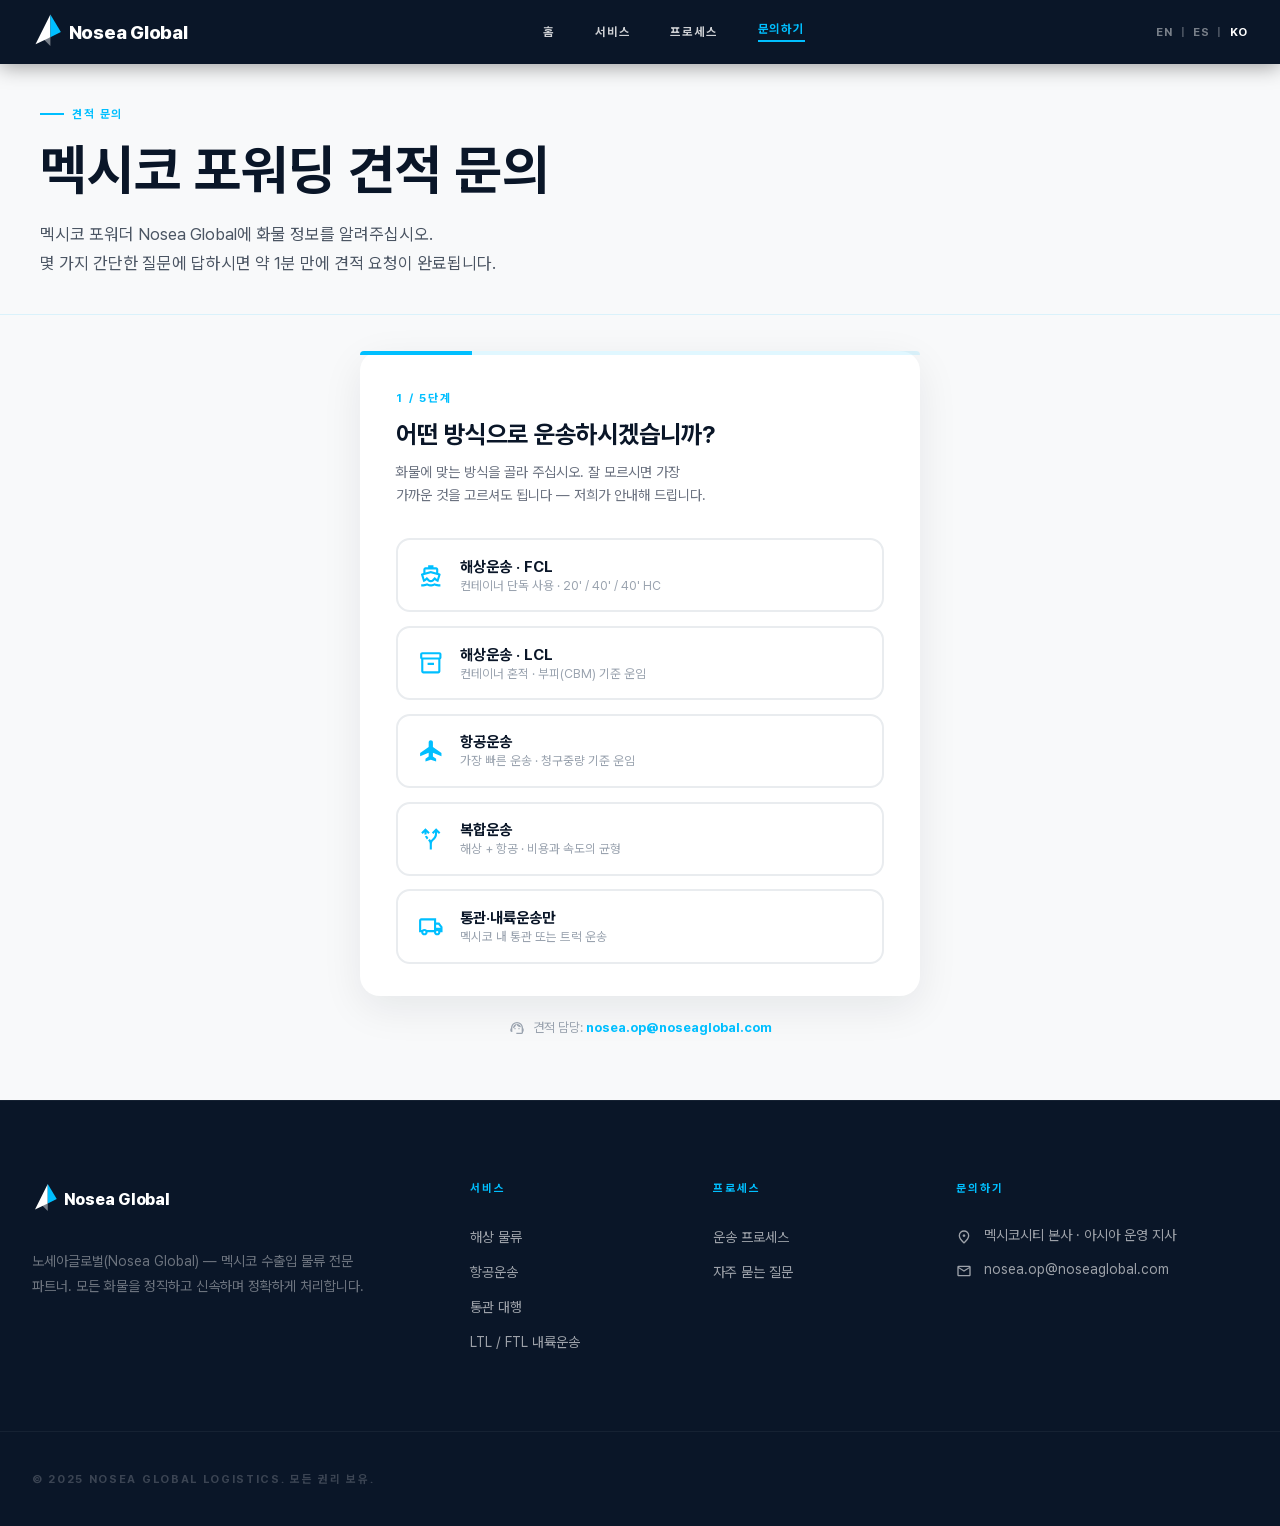
<file: contact-ko.html>
<!DOCTYPE html>
<html lang="ko">
<head>
<meta charset="utf-8"/>
<meta name="viewport" content="width=device-width, initial-scale=1.0"/>
<link rel="icon" href="/favicon.ico" sizes="48x48"/>
<link rel="icon" href="/icon.svg" type="image/svg+xml"/>
<link rel="icon" href="/favicon-32x32.png" type="image/png" sizes="32x32"/>
<link rel="apple-touch-icon" href="/apple-touch-icon.png"/>
<title>멕시코 해상운임·포워딩 견적 문의 | 멕시코 포워더 노세아글로벌 Nosea Global</title>
<meta name="description" content="멕시코 해상운임과 항공운임 견적을 문의하십시오. 멕시코 포워딩 전문 노세아글로벌(Nosea Global)이 통관·내륙운송까지 포함한 상세 견적을 24시간 내 회신해 드립니다."/>
<meta name="keywords" content="멕시코 해상운임, 멕시코 포워더, 멕시코 포워딩, 멕시코 국제운송, 멕시코 운임 견적, 멕시코 항공운임, 멕시코 물류 문의"/>
<link rel="canonical" href="https://noseaglobal.com/contact-ko.html"/>
<link rel="alternate" hreflang="en" href="https://noseaglobal.com/contact.html"/>
<link rel="alternate" hreflang="es" href="https://noseaglobal.com/contact-es.html"/>
<link rel="alternate" hreflang="ko" href="https://noseaglobal.com/contact-ko.html"/>
<link rel="alternate" hreflang="x-default" href="https://noseaglobal.com/contact.html"/>
<meta property="og:type" content="website"/>
<meta property="og:title" content="멕시코 해상운임·포워딩 견적 문의 | 멕시코 포워더 노세아글로벌 Nosea Global"/>
<meta property="og:description" content="멕시코 해상운임·항공운임 견적을 문의하십시오. 멕시코 포워더 Nosea Global이 24시간 내 회신해 드립니다."/>
<meta property="og:url" content="https://noseaglobal.com/contact-ko.html"/>
<meta property="og:locale" content="ko_KR"/>
<meta property="og:site_name" content="노세아글로벌 Nosea Global"/>
<meta property="og:image" content="https://images.unsplash.com/photo-1578575437130-527eed3abbec?w=1200&q=85&auto=format&fit=crop"/>
<meta property="og:image:width" content="1200"/>
<meta property="og:image:height" content="800"/>
<meta property="og:image:alt" content="바다를 항해하는 화물선"/>
<meta name="twitter:card" content="summary_large_image"/>
<script type="application/ld+json">
{
 "@context": "https://schema.org",
 "@graph": [
  {
   "@type": "Organization",
   "@id": "https://noseaglobal.com/#organization",
   "name": "Nosea Global",
   "alternateName": [
    "Nosea Global Logistics",
    "노세아글로벌"
   ],
   "url": "https://noseaglobal.com/",
   "logo": {
    "@type": "ImageObject",
    "@id": "https://noseaglobal.com/#logo",
    "url": "https://noseaglobal.com/images/nosea-logo-512.png",
    "contentUrl": "https://noseaglobal.com/images/nosea-logo-512.png",
    "width": 512,
    "height": 512
   },
   "email": "nosea.op@noseaglobal.com",
   "description": "멕시코 수출입 물류 전문 포워더. 한국·아시아와 멕시코 간 해상운송, 항공운송, 멕시코 통관, 내륙운송을 원스톱으로 제공합니다.",
   "areaServed": [
    {
     "@type": "Country",
     "name": "Mexico"
    }
   ],
   "knowsAbout": [
    "Freight forwarding",
    "Sea freight",
    "Air freight",
    "Customs brokerage",
    "Inland transportation"
   ],
   "contactPoint": {
    "@type": "ContactPoint",
    "contactType": "customer service",
    "email": "nosea.op@noseaglobal.com",
    "availableLanguage": [
     "Korean",
     "English",
     "Spanish"
    ]
   }
  },
  {
   "@type": "WebSite",
   "@id": "https://noseaglobal.com/#website",
   "url": "https://noseaglobal.com/",
   "name": "Nosea Global",
   "inLanguage": [
    "en",
    "es",
    "ko"
   ],
   "publisher": {
    "@id": "https://noseaglobal.com/#organization"
   }
  },
  {
   "@type": "BreadcrumbList",
   "@id": "https://noseaglobal.com/contact-ko.html#breadcrumb",
   "itemListElement": [
    {
     "@type": "ListItem",
     "position": 1,
     "name": "홈",
     "item": "https://noseaglobal.com/index-ko.html"
    },
    {
     "@type": "ListItem",
     "position": 2,
     "name": "문의하기",
     "item": "https://noseaglobal.com/contact-ko.html"
    }
   ]
  },
  {
   "@type": "ContactPage",
   "@id": "https://noseaglobal.com/contact-ko.html#webpage",
   "url": "https://noseaglobal.com/contact-ko.html",
   "name": "멕시코 해상운임·포워딩 견적 문의 | 멕시코 포워더 노세아글로벌 Nosea Global",
   "description": "멕시코 해상운임과 항공운임 견적을 문의하십시오. 멕시코 포워딩 전문 노세아글로벌(Nosea Global)이 통관·내륙운송까지 포함한 상세 견적을 24시간 내 회신해 드립니다.",
   "inLanguage": "ko",
   "isPartOf": {
    "@id": "https://noseaglobal.com/#website"
   },
   "breadcrumb": {
    "@id": "https://noseaglobal.com/contact-ko.html#breadcrumb"
   }
  }
 ]
}
</script>
<link rel="preload" href="/fonts/pretendard-1.3.9/PretendardStdVariable.subset.6.woff2" as="font" type="font/woff2" crossorigin/>
<link rel="stylesheet" href="/fonts/pretendard-1.3.9/pretendard-subset.css"/>
<style>
@property --os-scroll-percent{syntax: "<number>"; inherits: true; initial-value: 0;}@property --os-viewport-percent{syntax: "<number>"; inherits: true; initial-value: 0;}
*,*::before,*::after{box-sizing:border-box;margin:0;padding:0;}
html{scroll-behavior:smooth;}
body{font-family:'Pretendard',sans-serif;background:#fff;color:#0a1628;}
a{text-decoration:none;color:inherit;}
img{display:block;max-width:100%;}
:root{--cyan:#00BFFF;--navy:#0a1628;--surface:#f8f9fa;}
.material-symbols-outlined{display:inline-block;width:1em;height:1em;font-size:24px;line-height:1;vertical-align:middle;fill:currentColor;flex-shrink:0;}

/* ── NAV (메인과 동일) ── */
header{position:fixed;top:0;left:0;right:0;height:64px;background:var(--navy);display:flex;align-items:center;z-index:100;box-shadow:0 2px 20px rgba(0,0,0,.4);}
nav{display:flex;align-items:center;justify-content:space-between;width:100%;max-width:1536px;margin:0 auto;padding:0 2rem;}
.nav-links{display:flex;gap:2.5rem;align-items:center;}
.nav-links a{font-weight:700;font-size:.75rem;letter-spacing:.15em;text-transform:uppercase;color:rgba(255,255,255,.8);transition:color .2s;}
.nav-links a:hover,.nav-links a.active{color:var(--cyan);}
.nav-links a.active{border-bottom:2px solid var(--cyan);padding-bottom:4px;}
.btn-quote{background:var(--cyan);color:var(--navy);padding:.5rem 1.5rem;font-weight:700;font-size:.75rem;letter-spacing:.05em;text-transform:uppercase;transition:filter .2s;white-space:nowrap;}
.btn-quote:hover{filter:brightness(1.1);}
.lang-switch{display:flex;align-items:center;gap:.5rem;font-size:.72rem;font-weight:700;letter-spacing:.05em;color:rgba(255,255,255,.45);margin-left:1.5rem;}
.lang-switch a{color:inherit;transition:color .2s;}
.lang-switch a.active{color:#fff;}
.lang-switch a:hover{color:var(--cyan);}
.lang-switch .lang-sep{color:rgba(255,255,255,.25);}
.nav-hamburger{display:none;flex-direction:column;justify-content:center;align-items:center;width:40px;height:40px;cursor:pointer;gap:5px;background:none;border:none;padding:0;margin-left:12px;}
.nav-hamburger span{display:block;width:22px;height:2px;background:#fff;border-radius:2px;transition:transform .3s,opacity .3s;}
.nav-hamburger.open span:nth-child(1){transform:translateY(7px) rotate(45deg);}
.nav-hamburger.open span:nth-child(2){opacity:0;}
.nav-hamburger.open span:nth-child(3){transform:translateY(-7px) rotate(-45deg);}
.nav-drawer{display:none;position:fixed;top:64px;left:0;right:0;z-index:99;background:rgba(10,22,40,0.98);backdrop-filter:blur(16px);border-bottom:1px solid rgba(255,255,255,.08);flex-direction:column;padding:8px 0 20px;}
.nav-drawer.open{display:flex;}
.nav-drawer a{display:block;padding:14px 24px;font-size:.95rem;font-weight:600;color:rgba(255,255,255,.7);text-decoration:none;border-bottom:1px solid rgba(255,255,255,.05);transition:color .2s,background .2s;}
.nav-drawer a:last-child{border-bottom:none;}
.nav-drawer a:hover,.nav-drawer a.active{color:var(--cyan);background:rgba(0,191,255,.05);}
.nav-drawer .drawer-cta{margin:12px 24px 0;display:inline-flex;align-items:center;justify-content:center;gap:8px;background:var(--cyan);color:var(--navy);font-weight:700;font-size:.82rem;letter-spacing:.06em;text-transform:uppercase;padding:13px 20px;text-decoration:none;}
.nav-drawer .drawer-lang{display:flex;align-items:center;gap:8px;padding:14px 24px 0;font-size:.78rem;font-weight:700;letter-spacing:.05em;color:rgba(255,255,255,.45);}
.nav-drawer .drawer-lang a{color:rgba(255,255,255,.6);}
.nav-drawer .drawer-lang a.active{color:var(--cyan);}
@media(max-width:768px){.nav-links{display:none;}.btn-quote{display:none;}.nav-hamburger{display:flex;}nav{padding:0 1.25rem;}}

/* ── PAGE HERO ── */
.page-hero{background:var(--surface);border-bottom:1px solid rgba(0,191,255,.12);padding:100px 2rem 36px;}
.page-hero-inner{max-width:1200px;margin:0 auto;}
.eyebrow{display:inline-flex;align-items:center;gap:8px;font-size:.72rem;font-weight:700;letter-spacing:.14em;text-transform:uppercase;color:var(--cyan);margin-bottom:18px;}
.eyebrow::before{content:'';display:block;width:24px;height:2px;background:var(--cyan);}
.page-hero h1{font-family:'Pretendard',sans-serif;font-size:clamp(2.2rem,4.5vw,3.4rem);line-height:1.13;color:var(--navy);max-width:640px;margin-bottom:20px;}
.page-hero p{font-size:1.05rem;line-height:1.7;color:#4b5563;max-width:560px;}

/* ── SECTION BASE ── */
section{padding:5rem 2rem;}
.container{max-width:1200px;margin:0 auto;}
.section-label{color:var(--cyan);font-weight:700;letter-spacing:.2em;font-size:.8rem;text-transform:uppercase;display:block;margin-bottom:1rem;}
.section-title{font-family:'Pretendard',sans-serif;font-size:clamp(2rem,4vw,2.8rem);font-weight:700;color:var(--navy);margin-bottom:14px;}
.section-sub{font-size:1rem;color:#6b7280;line-height:1.7;max-width:540px;margin-bottom:3.5rem;}

/* ── TIMELINE (메인 5단계 확장) ── */
.timeline-section{background:#fff;}
.timeline{position:relative;max-width:900px;margin:0 auto;}
/* 세로 중앙선 */
.timeline::before{
  content:'';position:absolute;
  left:50%;top:0;bottom:0;
  width:2px;background:rgba(0,191,255,.2);
  transform:translateX(-50%);
  z-index:0;
}
.tl-item{
  display:grid;
  grid-template-columns:1fr 80px 1fr;
  gap:0;
  align-items:start;
  margin-bottom:4rem;
  position:relative;
}
.tl-item:last-child{margin-bottom:0;}
/* 홀수(왼쪽) / 짝수(오른쪽) 교차 배치 */
.tl-item:nth-child(odd) .tl-content{grid-column:1;text-align:right;padding-right:2.5rem;}
.tl-item:nth-child(odd) .tl-node{grid-column:2;}
.tl-item:nth-child(odd) .tl-detail{grid-column:3;padding-left:2.5rem;}
.tl-item:nth-child(even) .tl-content{grid-column:3;grid-row:1;text-align:left;padding-left:2.5rem;}
.tl-item:nth-child(even) .tl-node{grid-column:2;grid-row:1;}
.tl-item:nth-child(even) .tl-detail{grid-column:1;grid-row:1;text-align:right;padding-right:2.5rem;}

/* 노드(중앙 원) */
.tl-node{
  display:flex;flex-direction:column;align-items:center;
  z-index:1;padding-top:.25rem;
}
.tl-circle{
  width:72px;height:72px;border-radius:50%;
  background:var(--navy);
  display:flex;align-items:center;justify-content:center;
  border:3px solid var(--cyan);
  flex-shrink:0;
  transition:background .3s;
  cursor:default;
}
.tl-circle:hover{background:var(--cyan);}
.tl-circle:hover .material-symbols-outlined{color:var(--navy);}
.tl-circle .material-symbols-outlined{font-size:1.8rem;color:var(--cyan);transition:color .3s;}
.tl-step-num{
  font-size:.68rem;font-weight:800;letter-spacing:.12em;
  text-transform:uppercase;color:rgba(0,191,255,.6);
  margin-top:.5rem;
}

/* 콘텐츠 박스 */
.tl-content{}
.tl-content .step-tag{
  display:inline-block;
  background:var(--navy);color:#fff;
  font-size:.65rem;font-weight:700;letter-spacing:.1em;text-transform:uppercase;
  padding:3px 10px;margin-bottom:.75rem;
}
.tl-content h3{
  font-family:'Pretendard',sans-serif;
  font-size:1.3rem;font-weight:700;color:var(--navy);
  margin-bottom:.75rem;line-height:1.2;
}
.tl-content p{
  font-size:.9rem;color:#6b7280;line-height:1.75;
}
.tl-detail{
  padding-top:.5rem;
}
.tl-bullets{list-style:none;display:flex;flex-direction:column;gap:.6rem;}
.tl-bullets li{
  display:flex;align-items:flex-start;gap:.6rem;
  font-size:.87rem;color:#4b5563;line-height:1.5;
}
.tl-item:nth-child(even) .tl-bullets li{flex-direction:row-reverse;}
.tl-bullets li .material-symbols-outlined{font-size:16px;color:var(--cyan);flex-shrink:0;margin-top:1px;}

/* ── FAQ / WHY US ── */
.why-section{background:var(--surface);}
.why-grid{display:grid;grid-template-columns:repeat(3,1fr);gap:2rem;}
.why-card{
  background:#fff;padding:2.5rem 2rem;
  border-bottom:3px solid transparent;
  box-shadow:0 1px 4px rgba(0,0,0,.06);
  transition:border-color .3s,transform .3s;
}
.why-card:hover{border-color:var(--cyan);transform:translateY(-4px);}
.why-icon{
  width:56px;height:56px;background:var(--navy);
  display:flex;align-items:center;justify-content:center;
  margin-bottom:1.5rem;
}
.why-icon .material-symbols-outlined{font-size:1.6rem;color:#fff;}
.why-card h4{font-size:1.05rem;font-weight:800;color:var(--navy);margin-bottom:.75rem;}
.why-card p{font-size:.88rem;color:#6b7280;line-height:1.7;}

/* ── FAQ ── */
.faq-section{background:#fff;}
.faq-list{max-width:760px;margin:0 auto;display:flex;flex-direction:column;gap:0;}
.faq-item{border-bottom:1px solid rgba(0,191,255,.15);}
.faq-item:first-child{border-top:1px solid rgba(0,191,255,.15);}
.faq-q{
  display:flex;justify-content:space-between;align-items:center;
  padding:1.4rem 0;cursor:pointer;
  font-weight:700;font-size:.95rem;color:var(--navy);
  user-select:none;gap:1rem;
}
.faq-q .material-symbols-outlined{flex-shrink:0;color:var(--cyan);transition:transform .3s;}
.faq-item.open .faq-q .material-symbols-outlined{transform:rotate(180deg);}
.faq-a{
  max-height:0;overflow:hidden;
  transition:max-height .35s ease,padding .25s;
  font-size:.9rem;color:#6b7280;line-height:1.75;
}
.faq-item.open .faq-a{max-height:400px;padding-bottom:1.25rem;}

/* ── CTA ── */
.cta-section{background:var(--navy);}
.cta-inner{display:flex;align-items:center;justify-content:space-between;gap:2.5rem;}
.cta-inner h2{font-family:'Pretendard',sans-serif;font-size:clamp(1.6rem,3vw,2.3rem);color:#fff;max-width:500px;line-height:1.2;}
.cta-inner h2 em{font-style:normal;color:var(--cyan);}
.cta-btns{display:flex;gap:1rem;flex-shrink:0;}
.btn-primary{background:var(--cyan);color:var(--navy);padding:.9rem 2rem;font-weight:800;font-size:.85rem;text-transform:uppercase;letter-spacing:.05em;transition:filter .2s,transform .2s;display:inline-flex;align-items:center;gap:.5rem;}
.btn-primary:hover{filter:brightness(1.1);transform:translateY(-2px);}
.btn-secondary{background:transparent;color:rgba(255,255,255,.85);border:2px solid rgba(255,255,255,.3);padding:.9rem 2rem;font-weight:800;font-size:.85rem;text-transform:uppercase;letter-spacing:.05em;display:inline-flex;align-items:center;gap:.5rem;transition:border-color .2s,color .2s;}
.btn-secondary:hover{border-color:var(--cyan);color:var(--cyan);}

/* ── FOOTER (메인과 동일) ── */
footer{background:var(--navy);border-top:1px solid rgba(255,255,255,.05);color:#fff;}
.footer-grid{display:grid;gap:3rem;grid-template-columns:2fr 1fr 1fr 1.5fr;padding:5rem 2rem;max-width:1536px;margin:0 auto;}
.footer-logo{display:flex;align-items:center;gap:.75rem;margin-bottom:2rem;}
.footer-desc{color:rgba(255,255,255,.4);font-size:.875rem;line-height:1.8;}
.footer-col h5{color:var(--cyan);font-weight:700;font-size:.7rem;letter-spacing:.2em;text-transform:uppercase;margin-bottom:2rem;}
.footer-col ul{list-style:none;display:flex;flex-direction:column;gap:1rem;}
.footer-col ul li a{color:rgba(255,255,255,.6);font-size:.875rem;transition:color .2s;}
.footer-col ul li a:hover{color:var(--cyan);}
.footer-contact-item{display:flex;align-items:flex-start;gap:.75rem;margin-bottom:1rem;color:rgba(255,255,255,.6);font-size:.875rem;}
.footer-contact-item .material-symbols-outlined{font-size:1rem;margin-top:2px;flex-shrink:0;}
.footer-bottom{max-width:1536px;margin:0 auto;padding:2.5rem 2rem;border-top:1px solid rgba(255,255,255,.05);display:flex;justify-content:space-between;align-items:center;flex-wrap:wrap;gap:1rem;font-size:.7rem;color:rgba(255,255,255,.2);font-weight:700;letter-spacing:.15em;text-transform:uppercase;}
.footer-bottom a{color:inherit;transition:color .2s;}
.footer-bottom a:hover{color:#fff;}
.footer-legal{display:flex;gap:2rem;}

/* ── RESPONSIVE ── */
@media(max-width:1024px){
  .why-grid{grid-template-columns:repeat(2,1fr);}
}
@media(max-width:768px){
  .nav-links{display:none;}.btn-quote{display:none;}.nav-hamburger{display:flex;}
  .page-hero{padding:88px 1.25rem 48px;}
  section{padding:3.5rem 1.25rem;}
  /* 타임라인 → 세로 단일 컬럼 */
  .timeline::before{left:28px;transform:none;}
  .tl-item{grid-template-columns:56px 1fr;gap:0 1.25rem;}
  .tl-item:nth-child(odd) .tl-content,
  .tl-item:nth-child(even) .tl-content{grid-column:2;grid-row:1;text-align:left;padding:0;}
  .tl-item:nth-child(odd) .tl-node,
  .tl-item:nth-child(even) .tl-node{grid-column:1;grid-row:1 / 3;padding-top:0;}
  .tl-item:nth-child(odd) .tl-detail,
  .tl-item:nth-child(even) .tl-detail{grid-column:2;grid-row:2;text-align:left;padding:0;margin-top:.75rem;}
  .tl-circle{width:52px;height:52px;}
  .tl-circle .material-symbols-outlined{font-size:1.4rem;}
  .tl-content h3{font-size:1.1rem;}
  .tl-item:nth-child(even) .tl-bullets li{flex-direction:row;}
  .tl-item{margin-bottom:2.5rem;}
  /* Why us */
  .why-grid{grid-template-columns:1fr;}
  /* CTA */
  .cta-inner{flex-direction:column;align-items:flex-start;}
  .cta-btns{flex-direction:column;width:100%;}
  .btn-primary,.btn-secondary{justify-content:center;}
  /* footer */
  .footer-grid{grid-template-columns:1fr;gap:2rem;padding:3rem 1.25rem;}
  .footer-bottom{flex-direction:column;align-items:flex-start;gap:.5rem;padding:1.5rem 1.25rem;}
}
@media(max-width:480px){
  .page-hero{padding:84px 1rem 40px;}
  section{padding:3rem 1rem;}
  .timeline::before{left:24px;}
  .tl-item{grid-template-columns:48px 1fr;}
  .tl-circle{width:44px;height:44px;}
  .tl-circle .material-symbols-outlined{font-size:1.2rem;}
  .tl-step-num{font-size:.6rem;}
  .footer-grid{padding:2.5rem 1rem;}
  .footer-bottom{padding:1.25rem 1rem;}
}

/* ── QUOTE STEP FORM (Toss-style one-question-per-screen) ── */
.quote-section{background:var(--surface);display:flex;flex-direction:column;align-items:center;justify-content:center;padding:2.25rem 1.25rem 4rem;}
.quote-container{width:100%;max-width:560px;background:#fff;border-radius:20px;box-shadow:0 12px 40px rgba(10,22,40,.08);}
.quote-progress{height:4px;background:rgba(0,191,255,.12);border-radius:20px 20px 0 0;overflow:hidden;}
.quote-progress-bar{height:100%;width:20%;background:var(--cyan);transition:width .4s ease;}
.quote-steps{position:relative;padding:2.25rem 2.25rem 2rem;overflow-x:clip;}
.quote-step{display:none;animation:quoteIn .35s ease;}
.quote-step.active{display:block;}
@keyframes quoteIn{from{opacity:0;transform:translateX(16px);}to{opacity:1;transform:translateX(0);}}
.step-back{background:none;border:none;cursor:pointer;color:#9aa3af;display:inline-flex;align-items:center;margin-bottom:1.25rem;padding:6px;margin-left:-6px;border-radius:50%;transition:background .2s,color .2s;}
.step-back:hover{background:var(--surface);color:var(--navy);}
.quote-step-tag{display:block;color:var(--cyan);font-weight:700;font-size:.72rem;letter-spacing:.16em;text-transform:uppercase;margin-bottom:.85rem;}
.quote-q{font-family:'Pretendard',sans-serif;font-size:1.55rem;font-weight:700;color:var(--navy);line-height:1.35;margin-bottom:.6rem;}
.quote-sub{font-size:.88rem;color:#6b7280;line-height:1.6;margin-bottom:2rem;}
.option-grid{display:flex;flex-direction:column;gap:.85rem;}
.option-card{display:flex;align-items:center;gap:1rem;width:100%;text-align:left;background:#fff;border:2px solid #e9ecef;border-radius:14px;padding:1.1rem 1.25rem;cursor:pointer;transition:border-color .2s,background .2s,transform .15s;font-family:inherit;}
.option-card:hover{border-color:rgba(0,191,255,.5);transform:translateY(-1px);}
.option-card.selected{border-color:var(--cyan);background:rgba(0,191,255,.06);}
.option-card .material-symbols-outlined{font-size:1.6rem;color:var(--cyan);flex-shrink:0;}
.option-card .opt-text{display:flex;flex-direction:column;gap:2px;}
.option-card .opt-text b{font-size:.95rem;color:var(--navy);font-weight:700;}
.option-card .opt-text small{font-size:.78rem;color:#9aa3af;}
.field-group{margin-bottom:1.4rem;}
.field-group label{display:block;font-size:.8rem;font-weight:700;color:var(--navy);margin-bottom:.55rem;}
.field-row{display:grid;grid-template-columns:1fr 1fr;gap:.85rem;}
.field-input{width:100%;border:2px solid #e9ecef;border-radius:10px;padding:.85rem 1rem;font-size:.95rem;font-family:inherit;color:var(--navy);transition:border-color .2s;background:#fff;}
.field-input:focus{outline:none;border-color:var(--cyan);}
.field-input::placeholder{color:#c2c8d0;}
.quote-actions{margin-top:1.75rem;}
.btn-next{width:100%;background:var(--navy);color:#fff;border:none;border-radius:12px;padding:1rem;font-size:.95rem;font-weight:700;letter-spacing:.02em;cursor:pointer;transition:background .2s,opacity .2s;display:flex;align-items:center;justify-content:center;gap:.5rem;}
.btn-next:hover{background:#13263f;}
.btn-next:disabled{background:#d8dce1;color:#fff;cursor:not-allowed;}
.btn-next .material-symbols-outlined{font-size:1.1rem;}
.quote-complete{text-align:center;padding:1.5rem 0;}
.quote-complete-icon{width:72px;height:72px;border-radius:50%;background:rgba(0,191,255,.1);display:flex;align-items:center;justify-content:center;margin:0 auto 1.5rem;}
.quote-complete-icon .material-symbols-outlined{font-size:2.2rem;color:var(--cyan);}
.quote-complete h2{font-family:'Pretendard',sans-serif;font-size:1.5rem;color:var(--navy);margin-bottom:.6rem;}
.quote-complete p{font-size:.88rem;color:#6b7280;line-height:1.7;margin-bottom:1.75rem;}
.summary-card{background:var(--surface);border-radius:14px;padding:1.25rem 1.4rem;margin-bottom:1.75rem;text-align:left;}
.summary-row{display:flex;justify-content:space-between;gap:1rem;padding:.55rem 0;border-bottom:1px solid rgba(0,0,0,.05);font-size:.85rem;}
.summary-row:last-child{border-bottom:none;}
.summary-row span:first-child{color:#9aa3af;font-weight:700;flex-shrink:0;}
.summary-row span:last-child{color:var(--navy);text-align:right;}
.send-error{display:none;background:var(--surface);border-left:3px solid var(--navy);border-radius:10px;padding:1rem 1.2rem;margin-bottom:1.5rem;text-align:left;font-size:.85rem;color:var(--navy);line-height:1.6;}
.send-error.show{display:block;}
.send-error b{display:block;margin-bottom:.25rem;}
.send-error a{color:var(--navy);font-weight:700;text-decoration:underline;}
.btn-next.is-sending .material-symbols-outlined{animation:qspin 1s linear infinite;}
@keyframes qspin{to{transform:rotate(360deg);}}
.step-back.is-hidden{visibility:hidden;}
.contact-person{width:100%;max-width:560px;display:flex;align-items:center;justify-content:center;gap:.5rem;margin-top:1.5rem;font-size:.82rem;color:#9aa3af;}
.contact-person a{color:var(--cyan);font-weight:700;}
.contact-person .material-symbols-outlined{font-size:1rem;}
.autocomplete-wrap{position:relative;}
.autocomplete-list{display:none;position:absolute;top:calc(100% + 4px);left:0;right:0;background:#fff;border:1px solid #e9ecef;border-radius:10px;box-shadow:0 8px 24px rgba(10,22,40,.1);max-height:300px;overflow-y:auto;z-index:10;}
.autocomplete-list.open{display:block;}
.ac-group{position:sticky;top:0;z-index:1;display:flex;align-items:center;justify-content:space-between;gap:.5rem;padding:.5rem 1rem .4rem;background:var(--surface);font-size:.72rem;font-weight:800;letter-spacing:.06em;text-transform:uppercase;color:var(--navy);border-bottom:1px solid #e9ecef;}
.ac-group small{font-size:.66rem;font-weight:700;letter-spacing:.02em;text-transform:none;color:#9aa3af;}
.autocomplete-item{display:flex;align-items:center;gap:.6rem;padding:.6rem 1rem;cursor:pointer;font-size:.88rem;color:var(--navy);}
.autocomplete-item:hover,.autocomplete-item.highlighted{background:rgba(0,191,255,.08);}
.autocomplete-item .material-symbols-outlined{font-size:1.05rem;color:#9aa3af;flex-shrink:0;}
.ac-name{flex:1;min-width:0;display:flex;flex-direction:column;}
.ac-name b{font-weight:700;}
.ac-name small{font-size:.72rem;color:#9aa3af;}
.ac-code{margin-left:auto;flex-shrink:0;font-size:.74rem;font-weight:700;color:#0089b3;background:rgba(0,191,255,.1);padding:2px 8px;border-radius:20px;letter-spacing:.02em;}
.autocomplete-empty{padding:.85rem 1rem;font-size:.82rem;color:#6b7280;line-height:1.5;}
select.field-input{appearance:none;background-image:url("data:image/svg+xml,%3Csvg xmlns='http://www.w3.org/2000/svg' viewBox='0 0 24 24' fill='%239aa3af'%3E%3Cpath d='M7 10l5 5 5-5z'/%3E%3C/svg%3E");background-repeat:no-repeat;background-position:right 1rem center;background-size:20px;padding-right:2.75rem;}
textarea.field-input{resize:vertical;min-height:84px;line-height:1.5;}
.field-group label .req,.field-label .req{color:var(--cyan);}
.field-group label .opt,.field-label .opt{font-weight:500;color:#9aa3af;font-size:.74rem;}
.field-label{display:block;font-size:.8rem;font-weight:700;color:var(--navy);}
.field-hint{font-size:.76rem;color:#6b7280;line-height:1.5;margin-top:.45rem;}
.field-hint-block{margin:-.6rem 0 1.4rem;}
.field-error{display:none;align-items:flex-start;gap:.35rem;margin-top:.45rem;font-size:.78rem;font-weight:700;color:var(--navy);line-height:1.45;}
.field-error.show{display:flex;}
.field-error::before{content:'error';font-family:'Material Symbols Outlined';font-size:1rem;line-height:1.15;font-weight:400;color:var(--navy);}
.field-input.invalid{border-color:var(--navy);}
.sr-only{position:absolute;width:1px;height:1px;padding:0;margin:-1px;overflow:hidden;clip:rect(0,0,0,0);white-space:nowrap;border:0;}
.hp-field{position:absolute;left:-9999px;top:auto;width:1px;height:1px;overflow:hidden;}
.mode-block{display:none;}
.mode-block.show{display:block;}
.label-row{display:flex;align-items:center;justify-content:space-between;gap:.75rem;margin-bottom:.1rem;}
.unit-toggle{display:inline-flex;border:2px solid #e9ecef;border-radius:10px;overflow:hidden;flex-shrink:0;}
.unit-toggle button{background:#fff;border:none;padding:.35rem .8rem;font-family:inherit;font-size:.78rem;font-weight:700;color:#9aa3af;cursor:pointer;}
.unit-toggle button.active{background:var(--navy);color:#fff;}
.row-list{display:flex;flex-direction:column;gap:.6rem;margin-top:.6rem;}
.cnt-row{display:grid;grid-template-columns:1fr 92px 40px;gap:.5rem;align-items:center;}
.dim-row{border:2px solid #e9ecef;border-radius:12px;padding:.7rem .75rem;display:grid;grid-template-columns:1fr 1fr 1fr;gap:.5rem;}
.dim-row .dim-cell{display:flex;flex-direction:column;gap:.25rem;min-width:0;}
.dim-row .dim-cell .dim-lab{font-size:.74rem;font-weight:700;color:var(--navy);line-height:1.3;}
.unit-wrap{position:relative;display:block;}
.unit-wrap .field-input{padding-right:2.4rem;}
.unit-suf{position:absolute;right:.65rem;top:50%;transform:translateY(-50%);font-size:.76rem;font-weight:700;color:#6b7280;pointer-events:none;}
.dim-row .field-input,.cnt-row .field-input{padding:.65rem .7rem;font-size:.95rem;}
.dim-row .dim-foot{grid-column:1 / -1;display:grid;grid-template-columns:110px 1fr 40px;gap:.6rem;align-items:end;}
.dim-formula{font-size:.8rem;color:var(--navy);line-height:1.4;padding-bottom:.55rem;min-width:0;overflow-wrap:anywhere;}
.dim-formula b{white-space:nowrap;font-weight:800;}
.dim-formula.is-empty{color:#9aa3af;}
.dim-formula.is-empty b{font-weight:600;}
.btn-row-del{width:40px;height:40px;border:none;background:none;border-radius:50%;color:#9aa3af;cursor:pointer;display:inline-flex;align-items:center;justify-content:center;}
.btn-row-del:hover{background:var(--surface);color:var(--navy);}
.btn-row-del[disabled]{visibility:hidden;}
.btn-add{margin-top:.6rem;background:none;border:2px dashed #e9ecef;border-radius:10px;width:100%;padding:.6rem;font-family:inherit;font-size:.82rem;font-weight:700;color:var(--navy);cursor:pointer;display:flex;align-items:center;justify-content:center;gap:.35rem;}
.btn-add:hover{border-color:rgba(0,191,255,.5);}
.btn-add .material-symbols-outlined{font-size:1.1rem;color:var(--cyan);}
.check-line{display:flex !important;align-items:center;gap:.5rem;margin:.85rem 0 0 !important;font-weight:500 !important;font-size:.84rem !important;color:#4b5563 !important;cursor:pointer;}
.check-line input{width:18px;height:18px;accent-color:var(--navy);}
#cbmDirectWrap{margin-top:.6rem;}
#dimArea.is-off{opacity:.45;pointer-events:none;}
.calc-box{background:var(--surface);border-radius:12px;padding:.85rem 1rem;margin:-.4rem 0 1.4rem;font-size:.84rem;color:var(--navy);}
.calc-box:empty{display:none;}
.calc-row{display:flex;justify-content:space-between;gap:1rem;padding:.25rem 0;}
.calc-row span:first-child{color:#6b7280;}
.calc-row b{text-align:right;}
.calc-row.is-main b{color:var(--navy);font-size:.95rem;}
.calc-note{font-size:.72rem;color:#9aa3af;margin-top:.35rem;line-height:1.45;}
.calc-total{display:flex;justify-content:space-between;align-items:baseline;flex-wrap:wrap;gap:.25rem 1rem;padding:.15rem 0 .55rem;margin-bottom:.3rem;border-bottom:1px solid rgba(0,0,0,.05);}
.calc-total span{font-weight:700;color:var(--navy);font-size:.9rem;}
.calc-total b{font-size:1.4rem;font-weight:800;color:var(--navy);}
.calc-total b small{font-size:.8rem;font-weight:700;color:#6b7280;}
.ac-country{display:flex;align-items:center;gap:.5rem;padding:.6rem 1rem;cursor:pointer;font-size:.88rem;color:var(--navy);border-bottom:1px solid #e9ecef;}
.ac-country:hover,.ac-country.highlighted{background:rgba(0,191,255,.08);}
.ac-country .material-symbols-outlined{font-size:1.15rem;color:#9aa3af;flex-shrink:0;}
.ac-country.is-open .material-symbols-outlined{color:var(--cyan);}
.ac-count{margin-left:auto;flex-shrink:0;font-size:.72rem;color:#9aa3af;text-align:right;}
.autocomplete-item.is-nested{padding-left:2.2rem;background:rgba(0,191,255,.06);}
.autocomplete-item.is-nested:hover,.autocomplete-item.is-nested.highlighted{background:rgba(0,191,255,.12);}
.ac-tag{display:inline-block;margin-left:.4rem;padding:0 6px;border-radius:20px;border:1px solid var(--navy);font-size:.64rem;font-weight:700;color:var(--navy);vertical-align:1px;}
.field-note{background:var(--surface);border-left:3px solid var(--cyan);border-radius:8px;padding:.5rem .75rem;color:var(--navy);}
.field-note[hidden]{display:none;}
.calc-total{display:flex;justify-content:space-between;align-items:baseline;flex-wrap:wrap;gap:.25rem 1rem;padding:.15rem 0 .55rem;margin-bottom:.3rem;border-bottom:1px solid rgba(0,0,0,.05);}
.calc-total span{font-weight:700;color:var(--navy);font-size:.9rem;}
.calc-total b{font-size:1.4rem;font-weight:800;color:var(--navy);}
.calc-total b small{font-size:.8rem;font-weight:700;color:#6b7280;}
.ac-country{display:flex;align-items:center;gap:.5rem;padding:.6rem 1rem;cursor:pointer;font-size:.88rem;color:var(--navy);border-bottom:1px solid #e9ecef;}
.ac-country:hover,.ac-country.highlighted{background:rgba(0,191,255,.08);}
.ac-country .material-symbols-outlined{font-size:1.15rem;color:#9aa3af;flex-shrink:0;}
.ac-country.is-open .material-symbols-outlined{color:var(--cyan);}
.ac-count{margin-left:auto;flex-shrink:0;font-size:.72rem;color:#9aa3af;text-align:right;}
.autocomplete-item.is-nested{padding-left:2.2rem;background:rgba(0,191,255,.06);}
.autocomplete-item.is-nested:hover,.autocomplete-item.is-nested.highlighted{background:rgba(0,191,255,.12);}
.ac-tag{display:inline-block;margin-left:.4rem;padding:0 6px;border-radius:20px;border:1px solid var(--navy);font-size:.64rem;font-weight:700;color:var(--navy);vertical-align:1px;}
.field-note{background:var(--surface);border-left:3px solid var(--cyan);border-radius:8px;padding:.5rem .75rem;color:var(--navy);}
.field-note[hidden]{display:none;}
.calc-total{display:flex;justify-content:space-between;align-items:baseline;flex-wrap:wrap;gap:.25rem 1rem;padding:.15rem 0 .55rem;margin-bottom:.3rem;border-bottom:1px solid rgba(0,0,0,.05);}
.calc-total span{font-weight:700;color:var(--navy);font-size:.9rem;}
.calc-total b{font-size:1.4rem;font-weight:800;color:var(--navy);}
.calc-total b small{font-size:.8rem;font-weight:700;color:#6b7280;}
.ac-country{display:flex;align-items:center;gap:.5rem;padding:.6rem 1rem;cursor:pointer;font-size:.88rem;color:var(--navy);border-bottom:1px solid #e9ecef;}
.ac-country:hover,.ac-country.highlighted{background:rgba(0,191,255,.08);}
.ac-country .material-symbols-outlined{font-size:1.15rem;color:#9aa3af;flex-shrink:0;}
.ac-country.is-open .material-symbols-outlined{color:var(--cyan);}
.ac-count{margin-left:auto;flex-shrink:0;font-size:.72rem;color:#9aa3af;text-align:right;}
.autocomplete-item.is-nested{padding-left:2.2rem;background:rgba(0,191,255,.06);}
.autocomplete-item.is-nested:hover,.autocomplete-item.is-nested.highlighted{background:rgba(0,191,255,.12);}
.ac-tag{display:inline-block;margin-left:.4rem;padding:0 6px;border-radius:20px;border:1px solid var(--navy);font-size:.64rem;font-weight:700;color:var(--navy);vertical-align:1px;}
.field-note{background:var(--surface);border-left:3px solid var(--cyan);border-radius:8px;padding:.5rem .75rem;color:var(--navy);}
.field-note[hidden]{display:none;}
.calc-total{display:flex;justify-content:space-between;align-items:baseline;flex-wrap:wrap;gap:.25rem 1rem;padding:.15rem 0 .55rem;margin-bottom:.3rem;border-bottom:1px solid rgba(0,0,0,.05);}
.calc-total span{font-weight:700;color:var(--navy);font-size:.9rem;}
.calc-total b{font-size:1.4rem;font-weight:800;color:var(--navy);}
.calc-total b small{font-size:.8rem;font-weight:700;color:#6b7280;}
.ac-country{display:flex;align-items:center;gap:.5rem;padding:.6rem 1rem;cursor:pointer;font-size:.88rem;color:var(--navy);border-bottom:1px solid #e9ecef;}
.ac-country:hover,.ac-country.highlighted{background:rgba(0,191,255,.08);}
.ac-country .material-symbols-outlined{font-size:1.15rem;color:#9aa3af;flex-shrink:0;}
.ac-country.is-open .material-symbols-outlined{color:var(--cyan);}
.ac-count{margin-left:auto;flex-shrink:0;font-size:.72rem;color:#9aa3af;text-align:right;}
.autocomplete-item.is-nested{padding-left:2.2rem;background:rgba(0,191,255,.06);}
.autocomplete-item.is-nested:hover,.autocomplete-item.is-nested.highlighted{background:rgba(0,191,255,.12);}
.ac-tag{display:inline-block;margin-left:.4rem;padding:0 6px;border-radius:20px;border:1px solid var(--navy);font-size:.64rem;font-weight:700;color:var(--navy);vertical-align:1px;}
.field-note{background:var(--surface);border-left:3px solid var(--cyan);border-radius:8px;padding:.5rem .75rem;color:var(--navy);}
.field-note[hidden]{display:none;}
.summary-row span:last-child{white-space:pre-line;word-break:break-word;}
.quote-steps h2[tabindex="-1"]:focus{outline:none;}
@media(max-width:480px){
  .quote-steps{padding:2.25rem 1.5rem 2rem;min-height:0;}
  .quote-q{font-size:1.3rem;}
  .field-row{grid-template-columns:1fr;}
  .quote-section{padding:1.5rem .75rem 3rem;}
  .quote-steps{padding:1.75rem 1.1rem 1.75rem;}
  .cnt-row{grid-template-columns:1fr 76px 36px;}
  .dim-row{padding:.6rem;}
  .dim-row .dim-foot{grid-template-columns:84px 1fr 36px;}
  .dim-row{gap:.45rem;}
  .unit-wrap .field-input{padding-right:2.1rem;padding-left:.55rem;}
  .unit-suf{right:.5rem;}
  .btn-row-del{width:36px;height:36px;}
  .summary-row{flex-direction:column;gap:.15rem;}
  .summary-row span:last-child{text-align:left;}
  .field-input{font-size:16px;}
}
</style>
<style id="ko-typo">body{word-break:keep-all;overflow-wrap:break-word;}h1,h2,h3,h4,h5{text-wrap:balance;}p,li,label,summary,td,th{text-wrap:pretty;text-wrap:balance;}@media(max-width:768px){.br-pc{display:none;}}</style>
<!-- Google tag (gtag.js) - GA4 -->
<script async src="https://www.googletagmanager.com/gtag/js?id=G-B38WF4MDHT"></script>
<script>
window.dataLayer=window.dataLayer||[];
function gtag(){dataLayer.push(arguments);}
gtag('js',new Date());
gtag('config','G-B38WF4MDHT');
// Track email links and "Get a Quote" CTAs across the site
document.addEventListener('click',function(e){
  var a=e.target.closest&&e.target.closest('a[href]');
  if(!a) return;
  var h=a.getAttribute('href')||'';
  var loc=a.closest('footer')?'footer':(a.closest('header,.nav-drawer')?'nav':'content');
  if(h.indexOf('mailto:')===0){
    gtag('event','email_click',{link_location:loc});
  }else if(/^contact(-es|-ko)?\.html/.test(h)&&!/contact(-es|-ko)?\.html$/.test(location.pathname)){
    gtag('event','quote_cta_click',{link_location:loc,link_text:a.textContent.trim().slice(0,50)});
  }
},true);
</script>
</head>
<body>
<svg xmlns="http://www.w3.org/2000/svg" style="position:absolute;width:0;height:0;overflow:hidden" aria-hidden="true" focusable="false"><symbol id="i-add" viewBox="0 -960 960 960"><path d="M440-440H200v-80h240v-240h80v240h240v80H520v240h-80v-240Z"/></symbol><symbol id="i-alt_route" viewBox="0 -960 960 960"><path d="M440-80v-200q0-56-17-83t-45-53l57-57q12 11 23 23.5t22 26.5q14-19 28.5-33.5T538-485q38-35 69-81t33-161l-63 63-57-56 160-160 160 160-56 56-64-63q-2 143-44 203.5T592-425q-32 29-52 56.5T520-280v200h-80ZM248-633q-4-20-5.5-44t-2.5-50l-64 63-56-56 160-160 160 160-57 56-63-62q0 21 2 39.5t4 34.5l-78 19Zm86 176q-20-21-38.5-49T263-575l77-19q10 27 23 46t28 34l-57 57Z"/></symbol><symbol id="i-arrow_back" viewBox="0 -960 960 960"><path d="m313-440 224 224-57 56-320-320 320-320 57 56-224 224h487v80H313Z"/></symbol><symbol id="i-arrow_forward" viewBox="0 -960 960 960"><path d="M647-440H160v-80h487L423-744l57-56 320 320-320 320-57-56 224-224Z"/></symbol><symbol id="i-check_circle" viewBox="0 -960 960 960"><path d="m424-296 282-282-56-56-226 226-114-114-56 56 170 170Zm56 216q-83 0-156-31.5T197-197q-54-54-85.5-127T80-480q0-83 31.5-156T197-763q54-54 127-85.5T480-880q83 0 156 31.5T763-763q54 54 85.5 127T880-480q0 83-31.5 156T763-197q-54 54-127 85.5T480-80Zm0-80q134 0 227-93t93-227q0-134-93-227t-227-93q-134 0-227 93t-93 227q0 134 93 227t227 93Zm0-320Z"/></symbol><symbol id="i-chevron_right" viewBox="0 -960 960 960"><path d="M504-480 320-664l56-56 240 240-240 240-56-56 184-184Z"/></symbol><symbol id="i-close" viewBox="0 -960 960 960"><path d="m256-200-56-56 224-224-224-224 56-56 224 224 224-224 56 56-224 224 224 224-56 56-224-224-224 224Z"/></symbol><symbol id="i-directions_boat" viewBox="0 -960 960 960"><path d="M152-80h-32v-80h32q48 0 91.5-10.5T341-204q38 19 66.5 31.5T480-160q44 0 72.5-12.5T619-204q53 23 97.5 33.5T809-160h31v80h-31q-49 0-95.5-9T622-116q-40 19-73 27t-69 8q-36 0-68.5-8T339-116q-45 18-91.5 27T152-80Zm223-200-45-40q-27 27-60.5 46T198-247l-85-273q-5-17 3-31t25-19l59-16v-134q0-33 23.5-56.5T280-800h100v-80h200v80h100q33 0 56.5 23.5T760-720v134l59 16q17 5 25 19t3 31l-85 273q-38-8-71.5-27T630-320l-45 40q-45 40-105 40t-105-40Zm107-40q31 0 55-20.5t44-43.5l46-53 41 42q11 11 22.5 20.5T713-355l46-149-279-73-278 73 46 149q11-10 22.5-19.5T293-395l41-42 46 53q20 24 45 44t57 20ZM280-607l200-53 200 53v-113H280v113Zm201 158Z"/></symbol><symbol id="i-expand_more" viewBox="0 -960 960 960"><path d="M480-345 240-585l56-56 184 184 184-184 56 56-240 240Z"/></symbol><symbol id="i-flight" viewBox="0 -960 960 960"><path d="M280-80v-100l120-84v-144L80-280v-120l320-224v-176q0-33 23.5-56.5T480-880q33 0 56.5 23.5T560-800v176l320 224v120L560-408v144l120 84v100l-200-60-200 60Z"/></symbol><symbol id="i-handshake" viewBox="0 -960 960 960"><path d="M475-160q4 0 8-2t6-4l328-328q12-12 17.5-27t5.5-30q0-16-5.5-30.5T817-607L647-777q-11-12-25.5-17.5T591-800q-15 0-30 5.5T534-777l-11 11 74 75q15 14 22 32t7 38q0 42-28.5 70.5T527-522q-20 0-38.5-7T456-550l-75-74-175 175q-3 3-4.5 6.5T200-435q0 8 6 14.5t14 6.5q4 0 8-2t6-4l136-136 56 56-135 136q-3 3-4.5 6.5T285-350q0 8 6 14t14 6q4 0 8-2t6-4l136-135 56 56-135 136q-3 2-4.5 6t-1.5 8q0 8 6 14t14 6q4 0 7.5-1.5t6.5-4.5l136-135 56 56-136 136q-3 3-4.5 6.5T454-180q0 8 6.5 14t14.5 6Zm-1 80q-37 0-65.5-24.5T375-166q-34-5-57-28t-28-57q-34-5-56.5-28.5T206-336q-38-5-62-33t-24-66q0-20 7.5-38.5T149-506l232-231 131 131q2 3 6 4.5t8 1.5q9 0 15-5.5t6-14.5q0-4-1.5-8t-4.5-6L398-777q-11-12-25.5-17.5T342-800q-15 0-30 5.5T285-777L144-635q-9 9-15 21t-8 24q-2 12 0 24.5t8 23.5l-58 58q-17-23-25-50.5T40-590q2-28 14-54.5T87-692l141-141q24-23 53.5-35t60.5-12q31 0 60.5 12t52.5 35l11 11 11-11q24-23 53.5-35t60.5-12q31 0 60.5 12t52.5 35l169 169q23 23 35 53t12 61q0 31-12 60.5T873-437L545-110q-14 14-32.5 22T474-80Zm-99-560Z"/></symbol><symbol id="i-help" viewBox="0 -960 960 960"><path d="M513.5-254.5Q528-269 528-290t-14.5-35.5Q499-340 478-340t-35.5 14.5Q428-311 428-290t14.5 35.5Q457-240 478-240t35.5-14.5ZM442-394h74q0-33 7.5-52t42.5-52q26-26 41-49.5t15-56.5q0-56-41-86t-97-30q-57 0-92.5 30T342-618l66 26q5-18 22.5-39t53.5-21q32 0 48 17.5t16 38.5q0 20-12 37.5T506-526q-44 39-54 59t-10 73Zm38 314q-83 0-156-31.5T197-197q-54-54-85.5-127T80-480q0-83 31.5-156T197-763q54-54 127-85.5T480-880q83 0 156 31.5T763-763q54 54 85.5 127T880-480q0 83-31.5 156T763-197q-54 54-127 85.5T480-80Zm0-80q134 0 227-93t93-227q0-134-93-227t-227-93q-134 0-227 93t-93 227q0 134 93 227t227 93Zm0-320Z"/></symbol><symbol id="i-inventory_2" viewBox="0 -960 960 960"><path d="M200-80q-33 0-56.5-23.5T120-160v-451q-18-11-29-28.5T80-680v-120q0-33 23.5-56.5T160-880h640q33 0 56.5 23.5T880-800v120q0 23-11 40.5T840-611v451q0 33-23.5 56.5T760-80H200Zm0-520v440h560v-440H200Zm-40-80h640v-120H160v120Zm200 280h240v-80H360v80Zm120 20Z"/></symbol><symbol id="i-local_shipping" viewBox="0 -960 960 960"><path d="M155-195q-35-35-35-85H40v-440q0-33 23.5-56.5T120-800h560v160h120l120 160v200h-80q0 50-35 85t-85 35q-50 0-85-35t-35-85H360q0 50-35 85t-85 35q-50 0-85-35Zm113.5-56.5Q280-263 280-280t-11.5-28.5Q257-320 240-320t-28.5 11.5Q200-297 200-280t11.5 28.5Q223-240 240-240t28.5-11.5ZM120-360h32q17-18 39-29t49-11q27 0 49 11t39 29h272v-360H120v360Zm628.5 108.5Q760-263 760-280t-11.5-28.5Q737-320 720-320t-28.5 11.5Q680-297 680-280t11.5 28.5Q703-240 720-240t28.5-11.5ZM680-440h170l-90-120h-80v120ZM360-540Z"/></symbol><symbol id="i-location_city" viewBox="0 -960 960 960"><path d="M120-120v-560h240v-80l120-120 120 120v240h240v400H120Zm80-80h80v-80h-80v80Zm0-160h80v-80h-80v80Zm0-160h80v-80h-80v80Zm240 320h80v-80h-80v80Zm0-160h80v-80h-80v80Zm0-160h80v-80h-80v80Zm0-160h80v-80h-80v80Zm240 480h80v-80h-80v80Zm0-160h80v-80h-80v80Z"/></symbol><symbol id="i-location_on" viewBox="0 -960 960 960"><path d="M536.5-503.5Q560-527 560-560t-23.5-56.5Q513-640 480-640t-56.5 23.5Q400-593 400-560t23.5 56.5Q447-480 480-480t56.5-23.5ZM480-186q122-112 181-203.5T720-552q0-109-69.5-178.5T480-800q-101 0-170.5 69.5T240-552q0 71 59 162.5T480-186Zm0 106Q319-217 239.5-334.5T160-552q0-150 96.5-239T480-880q127 0 223.5 89T800-552q0 100-79.5 217.5T480-80Zm0-480Z"/></symbol><symbol id="i-mail" viewBox="0 -960 960 960"><path d="M160-160q-33 0-56.5-23.5T80-240v-480q0-33 23.5-56.5T160-800h640q33 0 56.5 23.5T880-720v480q0 33-23.5 56.5T800-160H160Zm320-280L160-640v400h640v-400L480-440Zm0-80 320-200H160l320 200ZM160-640v-80 480-400Z"/></symbol><symbol id="i-progress_activity" viewBox="0 -960 960 960"><path d="M325-111.5q-73-31.5-127.5-86t-86-127.5Q80-398 80-480.5t31.5-155q31.5-72.5 86-127t127.5-86Q398-880 480-880q17 0 28.5 11.5T520-840q0 17-11.5 28.5T480-800q-133 0-226.5 93.5T160-480q0 133 93.5 226.5T480-160q133 0 226.5-93.5T800-480q0-17 11.5-28.5T840-520q17 0 28.5 11.5T880-480q0 82-31.5 155t-86 127.5q-54.5 54.5-127 86T480.5-80Q398-80 325-111.5Z"/></symbol><symbol id="i-public" viewBox="0 -960 960 960"><path d="M324-111.5Q251-143 197-197t-85.5-127Q80-397 80-480t31.5-156Q143-709 197-763t127-85.5Q397-880 480-880t156 31.5Q709-817 763-763t85.5 127Q880-563 880-480t-31.5 156Q817-251 763-197t-127 85.5Q563-80 480-80t-156-31.5ZM440-162v-78q-33 0-56.5-23.5T360-320v-40L168-552q-3 18-5.5 36t-2.5 36q0 121 79.5 212T440-162Zm276-102q41-45 62.5-100.5T800-480q0-98-54.5-179T600-776v16q0 33-23.5 56.5T520-680h-80v80q0 17-11.5 28.5T400-560h-80v80h240q17 0 28.5 11.5T600-440v120h40q26 0 47 15.5t29 40.5Z"/></symbol><symbol id="i-rate_review" viewBox="0 -960 960 960"><path d="M240-400h122l200-200q9-9 13.5-20.5T580-643q0-11-5-21.5T562-684l-36-38q-9-9-20-13.5t-23-4.5q-11 0-22.5 4.5T440-722L240-522v122Zm280-243-37-37 37 37ZM300-460v-38l101-101 20 18 18 20-101 101h-38Zm121-121 18 20-38-38 20 18Zm26 181h273v-80H527l-80 80ZM80-80v-720q0-33 23.5-56.5T160-880h640q33 0 56.5 23.5T880-800v480q0 33-23.5 56.5T800-240H240L80-80Zm126-240h594v-480H160v525l46-45Zm-46 0v-480 480Z"/></symbol><symbol id="i-refresh" viewBox="0 -960 960 960"><path d="M480-160q-134 0-227-93t-93-227q0-134 93-227t227-93q69 0 132 28.5T720-690v-110h80v280H520v-80h168q-32-56-87.5-88T480-720q-100 0-170 70t-70 170q0 100 70 170t170 70q77 0 139-44t87-116h84q-28 106-114 173t-196 67Z"/></symbol><symbol id="i-send" viewBox="0 -960 960 960"><path d="M120-160v-640l760 320-760 320Zm80-120 474-200-474-200v140l240 60-240 60v140Zm0 0v-400 400Z"/></symbol><symbol id="i-support_agent" viewBox="0 -960 960 960"><path d="M440-120v-80h320v-284q0-117-81.5-198.5T480-764q-117 0-198.5 81.5T200-484v244h-40q-33 0-56.5-23.5T80-320v-80q0-21 10.5-39.5T120-469l3-53q8-68 39.5-126t79-101q47.5-43 109-67T480-840q68 0 129 24t109 66.5Q766-707 797-649t40 126l3 52q19 9 29.5 27t10.5 38v92q0 20-10.5 38T840-249v49q0 33-23.5 56.5T760-120H440ZM331.5-411.5Q320-423 320-440t11.5-28.5Q343-480 360-480t28.5 11.5Q400-457 400-440t-11.5 28.5Q377-400 360-400t-28.5-11.5Zm240 0Q560-423 560-440t11.5-28.5Q583-480 600-480t28.5 11.5Q640-457 640-440t-11.5 28.5Q617-400 600-400t-28.5-11.5ZM241-462q-7-106 64-182t177-76q89 0 156.5 56.5T720-519q-91-1-167.5-49T435-698q-16 80-67.5 142.5T241-462Z"/></symbol></svg>

<!-- HEADER -->
<header>
  <nav>
    <a href="index-ko.html" style="display:inline-flex;align-items:center;" aria-label="노세아글로벌 홈">
      <svg viewBox="0 0 210 48" style="height:42px;width:auto;display:block;" aria-label="Nosea Global" xmlns="http://www.w3.org/2000/svg"><path d="M21 4 L4 38 L21 30 Z" fill="#ffffff"/><path d="M21 4 L21 30 L33 24 Z" fill="#00BFFF"/><path d="M13 32 L21 30 L21 40 Z" fill="#ffffff" fill-opacity="0.45"/><text x="42" y="32" font-family="Pretendard, Arial, sans-serif" font-size="22" font-weight="800" letter-spacing="-0.3" fill="#ffffff">Nosea Global</text></svg>
    </a>
    <div class="nav-links">
      <a href="index-ko.html">홈</a>
      <a href="services-ko.html">서비스</a>
      <a href="process-ko.html">프로세스</a>
      <a href="contact-ko.html" class="active">문의하기</a>
    </div>
    <div class="lang-switch">
      <a href="contact.html">EN</a>
      <span class="lang-sep">|</span>
      <a href="contact-es.html">ES</a>
      <span class="lang-sep">|</span>
      <a href="contact-ko.html" class="active">KO</a>
    </div>
    <button class="nav-hamburger" id="hamburger" aria-label="메뉴 열기/닫기">
      <span></span><span></span><span></span>
    </button>
  </nav>
</header>

<div class="nav-drawer" id="navDrawer">
  <a href="index-ko.html">홈</a>
  <a href="services-ko.html">서비스</a>
  <a href="process-ko.html">프로세스</a>
  <a href="contact-ko.html" class="active">문의하기</a>
  <a href="contact-ko.html" class="drawer-cta">견적 문의</a>
  <div class="drawer-lang"><a href="contact.html">EN</a><span class="lang-sep">|</span><a href="contact-es.html">ES</a><span class="lang-sep">|</span><a href="contact-ko.html" class="active">KO</a></div>
</div>
<!-- PAGE HERO -->
<div class="page-hero">
  <div class="page-hero-inner">
    <div class="eyebrow">견적 문의</div>
    <h1>멕시코 포워딩 견적 문의</h1>
    <p>멕시코 포워더 Nosea Global에 화물 정보를 알려주십시오.<br class="br-pc"> 몇 가지 간단한 질문에 답하시면 약 1분 만에 견적 요청이 완료됩니다.</p>
  </div>
</div>

<!-- QUOTE STEP FORM -->
<section class="quote-section">
  <div class="quote-container">
    <div class="quote-progress"><div class="quote-progress-bar" id="progressBar"></div></div>
    <div class="quote-steps" id="quoteSteps">

      <!-- Step 1: Mode of Transport (auto-advances to step 2) -->
      <div class="quote-step active" data-step="1">
        <span class="quote-step-tag">1 / 5단계</span>
        <h2 class="quote-q">어떤 방식으로 운송하시겠습니까?</h2>
        <p class="quote-sub">화물에 맞는 방식을 골라 주십시오. 잘 모르시면 가장 가까운 것을 고르셔도 됩니다 — 저희가 안내해 드립니다.</p>
        <div class="option-grid" role="group" aria-label="어떤 방식으로 운송하시겠습니까?">
          <button type="button" class="option-card" data-field="mode" data-value="fcl">
            <svg class="material-symbols-outlined" aria-hidden="true" focusable="false"><use href="#i-directions_boat"/></svg>
            <span class="opt-text"><b>해상운송 · FCL</b><small>컨테이너 단독 사용 · 20' / 40' / 40' HC</small></span>
          </button>
          <button type="button" class="option-card" data-field="mode" data-value="lcl">
            <svg class="material-symbols-outlined" aria-hidden="true" focusable="false"><use href="#i-inventory_2"/></svg>
            <span class="opt-text"><b>해상운송 · LCL</b><small>컨테이너 혼적 · 부피(CBM) 기준 운임</small></span>
          </button>
          <button type="button" class="option-card" data-field="mode" data-value="air">
            <svg class="material-symbols-outlined" aria-hidden="true" focusable="false"><use href="#i-flight"/></svg>
            <span class="opt-text"><b>항공운송</b><small>가장 빠른 운송 · 청구중량 기준 운임</small></span>
          </button>
          <button type="button" class="option-card" data-field="mode" data-value="multi">
            <svg class="material-symbols-outlined" aria-hidden="true" focusable="false"><use href="#i-alt_route"/></svg>
            <span class="opt-text"><b>복합운송</b><small>해상 + 항공 · 비용과 속도의 균형</small></span>
          </button>
          <button type="button" class="option-card" data-field="mode" data-value="customs">
            <svg class="material-symbols-outlined" aria-hidden="true" focusable="false"><use href="#i-local_shipping"/></svg>
            <span class="opt-text"><b>통관·내륙운송만</b><small>멕시코 내 통관 또는 트럭 운송</small></span>
          </button>
        </div>
      </div>

      <!-- Step 2: Route & Incoterms -->
      <div class="quote-step" data-step="2">
        <button type="button" class="step-back" data-back aria-label="이전 단계"><svg class="material-symbols-outlined" aria-hidden="true" focusable="false"><use href="#i-arrow_back"/></svg></button>
        <span class="quote-step-tag">2 / 5단계</span>
        <h2 class="quote-q">운송 구간을 알려 주십시오</h2>
        <p class="quote-sub" id="routeSub"></p>
        <div class="field-group autocomplete-wrap">
          <label for="qOrigin"><span id="qOriginLabel"></span> <span class="req" aria-hidden="true">*</span></label>
          <input type="text" id="qOrigin" class="field-input" data-field="origin" data-autocomplete="origin" data-required autocomplete="off" role="combobox" aria-autocomplete="list" aria-expanded="false" aria-controls="qOriginList" aria-describedby="qOriginErr">
          <div class="autocomplete-list" id="qOriginList" data-list="origin" role="listbox"></div>
          <p class="field-error" id="qOriginErr"></p>
        </div>
        <div class="field-group autocomplete-wrap">
          <label for="qDestination"><span id="qDestinationLabel"></span> <span class="req" aria-hidden="true">*</span></label>
          <input type="text" id="qDestination" class="field-input" data-field="destination" data-autocomplete="destination" data-required autocomplete="off" role="combobox" aria-autocomplete="list" aria-expanded="false" aria-controls="qDestinationList" aria-describedby="qDestinationErr">
          <div class="autocomplete-list" id="qDestinationList" data-list="destination" role="listbox"></div>
          <p class="field-error" id="qDestinationErr"></p>
        </div>
        <p class="field-hint field-hint-block">목록에 없으면 도시·항구·공항 이름을 그대로 입력해 주십시오.</p>
        <div class="field-group">
          <label for="qIncoterms">Incoterms 2020 <span class="opt">(선택)</span></label>
          <div class="autocomplete-wrap">
            <input type="text" id="qIncoterms" class="field-input" data-field="incoterms" autocomplete="off" role="combobox" aria-autocomplete="list" aria-expanded="false" aria-controls="qIncotermsList" aria-describedby="incoHint incoWarn" placeholder="검색하거나 고르십시오 — 예: FOB, EXW">
            <div class="autocomplete-list" id="qIncotermsList" role="listbox"></div>
          </div>
          <p class="field-hint" id="incoHint">공급사와 정한 거래 조건(인코텀즈)으로, 어디까지 누가 비용과 위험을 부담하는지 정합니다. 모르시면 비워 두셔도 됩니다.</p>
          <p class="field-hint field-note" id="incoWarn" hidden></p>
        </div>
        <div class="quote-actions">
          <button type="button" class="btn-next" data-next>다음<svg class="material-symbols-outlined" aria-hidden="true" focusable="false"><use href="#i-arrow_forward"/></svg></button>
        </div>
      </div>

      <!-- Step 3: Cargo Details (fields depend on the mode chosen in step 1) -->
      <div class="quote-step" data-step="3">
        <button type="button" class="step-back" data-back aria-label="이전 단계"><svg class="material-symbols-outlined" aria-hidden="true" focusable="false"><use href="#i-arrow_back"/></svg></button>
        <span class="quote-step-tag">3 / 5단계</span>
        <h2 class="quote-q">화물 정보를 알려 주십시오</h2>
        <p class="quote-sub">대략적인 수치도 괜찮습니다 — 자세한 내용은 저희가 확인해 드리겠습니다.</p>
        <div class="field-group">
          <label for="qItem">품목 <span class="req" aria-hidden="true">*</span></label>
          <input type="text" id="qItem" class="field-input" data-field="item" data-required placeholder="예: 자동차 부품, 전자제품, 가구" aria-describedby="qItemErr">
          <p class="field-error" id="qItemErr"></p>
        </div>

        <!-- FCL: container type + quantity rows -->
        <div class="mode-block" data-modes="fcl">
          <div class="field-group">
            <span class="field-label" id="cntLabel">컨테이너 <span class="req" aria-hidden="true">*</span></span>
            <div class="row-list" id="cntRows" role="group" aria-labelledby="cntLabel"></div>
            <button type="button" class="btn-add" id="addCntBtn"><svg class="material-symbols-outlined" aria-hidden="true" focusable="false"><use href="#i-add"/></svg>컨테이너 종류 추가</button>
            <p class="field-error" id="cntErr"></p>
          </div>
          <div class="field-group">
            <label for="qFclWeight">컨테이너당 대략적인 총중량 (kg) <span class="opt">(선택)</span></label>
            <input type="text" id="qFclWeight" class="field-input" data-field="fclWeight" inputmode="decimal" placeholder="예: 18000" aria-describedby="qFclWeightErr">
            <p class="field-error" id="qFclWeightErr"></p>
          </div>
        </div>

        <!-- LCL / Air / Multimodal / Customs: package dimensions, CBM and weight -->
        <div class="mode-block" data-modes="lcl air multi customs">
          <div class="field-group">
            <div class="label-row">
              <span class="field-label" id="dimLabel">화물 치수 <span class="req" id="dimReq" aria-hidden="true">*</span><span class="opt" id="dimOpt">(선택)</span></span>
              <div class="unit-toggle" role="group" aria-label="단위">
                <button type="button" data-unit="cm" class="active" aria-pressed="true">cm</button>
                <button type="button" data-unit="in" aria-pressed="false">in</button>
              </div>
            </div>
            <p class="field-hint">박스 또는 팔레트 1개의 크기를 넣고, 같은 크기가 몇 개인지 입력해 주십시오. 줄마다 부피(CBM = m³)가 계산됩니다.</p>
            <div id="dimArea">
              <div class="row-list" id="dimRows" role="group" aria-labelledby="dimLabel"></div>
              <button type="button" class="btn-add" id="addDimBtn"><svg class="material-symbols-outlined" aria-hidden="true" focusable="false"><use href="#i-add"/></svg>다른 크기 추가</button>
            </div>
            <label class="check-line"><input type="checkbox" id="qKnowCbm"> 총 부피(CBM)를 알고 있습니다</label>
            <div id="cbmDirectWrap" hidden>
              <label for="qCbmDirect" class="sr-only">총 부피 (CBM)</label>
              <input type="text" id="qCbmDirect" class="field-input" data-field="cbmDirect" inputmode="decimal" placeholder="총 CBM, 예: 4.5" aria-describedby="dimErr">
            </div>
            <p class="field-error" id="dimErr"></p>
          </div>
          <div class="field-group">
            <label for="qWeight">총중량 (kg) <span class="req" id="weightReq" aria-hidden="true">*</span><span class="opt" id="weightOpt">(선택)</span></label>
            <input type="text" id="qWeight" class="field-input" data-field="weight" inputmode="decimal" placeholder="예: 850" aria-describedby="qWeightErr">
            <p class="field-error" id="qWeightErr"></p>
          </div>
          <div class="calc-box" id="calcBox" aria-live="polite"></div>
        </div>

        <!-- Common optional details -->
        <div class="field-row">
          <div class="field-group">
            <label for="qReady">화물 준비일 <span class="opt">(선택)</span></label>
            <input type="date" id="qReady" class="field-input" data-field="readyDate" aria-describedby="qReadyErr">
            <p class="field-error" id="qReadyErr"></p>
          </div>
          <div class="field-group">
            <label for="qFreq">선적 빈도 <span class="opt">(선택)</span></label>
            <select id="qFreq" class="field-input" data-field="frequency">
              <option value="">선택</option>
              <option value="1회 선적">1회 선적</option>
              <option value="매월">매월</option>
              <option value="월 여러 번">월 여러 번</option>
              <option value="매주 이상">매주 이상</option>
              <option value="아직 모름">아직 모름</option>
            </select>
          </div>
        </div>
        <div class="field-group">
          <label for="qNotes">기타 요청 사항 <span class="opt">(선택)</span></label>
          <textarea id="qNotes" class="field-input" data-field="notes" rows="3" placeholder="예: HS 코드, 위험물 여부, 픽업·배송 주소(도시), 특수 취급"></textarea>
        </div>
        <div class="quote-actions">
          <button type="button" class="btn-next" data-next>다음<svg class="material-symbols-outlined" aria-hidden="true" focusable="false"><use href="#i-arrow_forward"/></svg></button>
        </div>
      </div>

      <!-- Step 4: Contact Info -->
      <div class="quote-step" data-step="4">
        <button type="button" class="step-back" data-back aria-label="이전 단계"><svg class="material-symbols-outlined" aria-hidden="true" focusable="false"><use href="#i-arrow_back"/></svg></button>
        <span class="quote-step-tag">4 / 5단계</span>
        <h2 class="quote-q">연락처를 알려 주십시오</h2>
        <p class="quote-sub">입력하신 정보는 견적 회신에만 사용합니다.</p>
        <div class="field-group">
          <label for="qName">성명 <span class="req" aria-hidden="true">*</span></label>
          <input type="text" id="qName" class="field-input" data-field="name" data-required autocomplete="name" placeholder="홍길동" aria-describedby="qNameErr">
          <p class="field-error" id="qNameErr"></p>
        </div>
        <div class="field-group">
          <label for="qCompany">회사명 <span class="opt">(선택)</span></label>
          <input type="text" id="qCompany" class="field-input" data-field="company" autocomplete="organization" placeholder="예: (주)예시무역">
        </div>
        <div class="field-group">
          <label for="qEmail">이메일 <span class="req" aria-hidden="true">*</span></label>
          <input type="email" id="qEmail" class="field-input" data-field="email" data-required autocomplete="email" inputmode="email" placeholder="name@company.com" aria-describedby="qEmailErr">
          <p class="field-error" id="qEmailErr"></p>
        </div>
        <div class="field-group">
          <label for="qPhone">전화 / WhatsApp <span class="req" aria-hidden="true">*</span></label>
          <input type="tel" id="qPhone" class="field-input" data-field="phone" data-required autocomplete="tel" placeholder="+82 10-0000-0000" aria-describedby="qPhoneErr">
          <p class="field-error" id="qPhoneErr"></p>
        </div>
        <!-- Spam trap (formsubmit _honey): hidden from people, bots tend to fill it. Must stay empty. -->
        <div class="hp-field" aria-hidden="true">
          <label for="qHoney">이 칸은 비워 두십시오</label>
          <input type="text" id="qHoney" name="_honey" tabindex="-1" autocomplete="off">
        </div>
        <div class="quote-actions">
          <button type="button" class="btn-next" data-next>입력 내용 확인<svg class="material-symbols-outlined" aria-hidden="true" focusable="false"><use href="#i-arrow_forward"/></svg></button>
        </div>
      </div>

      <!-- Step 5: Review & Send (nothing is sent until the button below is clicked) -->
      <div class="quote-step" data-step="5">
        <button type="button" class="step-back" data-back id="reviewBackBtn" aria-label="이전 단계"><svg class="material-symbols-outlined" aria-hidden="true" focusable="false"><use href="#i-arrow_back"/></svg></button>
        <div class="quote-complete">
          <span class="quote-step-tag" id="completeTag">5 / 5단계 · 마지막 단계</span>
          <div class="quote-complete-icon"><svg class="material-symbols-outlined" id="completeIcon" aria-hidden="true" focusable="false"><use href="#i-rate_review"/></svg></div>
          <h2 id="completeTitle">입력 내용을 확인하고 보내 주십시오</h2>
          <p id="completeSub" aria-live="polite">아직 <b>전송되지 않았습니다</b>. 아래 내용을 확인하신 후 "견적 요청 보내기"를 누르시면 담당팀에 전달됩니다.<br>24시간 이내에 회신드리겠습니다.</p>
          <div class="summary-card" id="summaryCard"></div>
          <div class="send-error" id="sendError" role="alert"></div>
          <div class="quote-actions">
            <button type="button" class="btn-next" id="sendEmailBtn">견적 요청 보내기<svg class="material-symbols-outlined" aria-hidden="true" focusable="false"><use href="#i-send"/></svg></button>
          </div>
        </div>
      </div>

    </div>
  </div>
  <div class="contact-person">
    <svg class="material-symbols-outlined" aria-hidden="true" focusable="false"><use href="#i-support_agent"/></svg>
    <span>견적 담당: <a href="mailto:nosea.op@noseaglobal.com">nosea.op@noseaglobal.com</a></span>
  </div>
</section>

<footer>
  <div class="footer-grid">
    <div>
      <div class="footer-logo">
        <svg viewBox="0 0 210 48" style="height:36px;width:auto;display:block;" aria-label="Nosea Global" xmlns="http://www.w3.org/2000/svg"><path d="M21 4 L4 38 L21 30 Z" fill="#ffffff"/><path d="M21 4 L21 30 L33 24 Z" fill="#00BFFF"/><path d="M13 32 L21 30 L21 40 Z" fill="#ffffff" fill-opacity="0.45"/><text x="42" y="32" font-family="Pretendard, Arial, sans-serif" font-size="22" font-weight="800" letter-spacing="-0.3" fill="#ffffff">Nosea Global</text></svg>
      </div>
      <p class="footer-desc">노세아글로벌(Nosea Global) — 멕시코 수출입 물류 전문 파트너. 모든 화물을 정직하고 신속하며 정확하게 처리합니다.</p>
    </div>
    <div class="footer-col">
      <h5>서비스</h5>
      <ul>
        <li><a href="services-ko.html#sea-freight">해상 물류</a></li>
        <li><a href="services-ko.html#air-freight">항공운송</a></li>
        <li><a href="services-ko.html#customs">통관 대행</a></li>
        <li><a href="services-ko.html#inland">LTL / FTL 내륙운송</a></li>
      </ul>
    </div>
    <div class="footer-col">
      <h5>프로세스</h5>
      <ul>
        <li><a href="process-ko.html#timeline">운송 프로세스</a></li>
        <li><a href="process-ko.html#faq">자주 묻는 질문</a></li>
      </ul>
    </div>
    <div class="footer-col">
      <h5>문의하기</h5>
      <div class="footer-contact-item"><svg class="material-symbols-outlined" aria-hidden="true" focusable="false"><use href="#i-location_on"/></svg><span>멕시코시티 본사 · 아시아 운영 지사</span></div>
      <div class="footer-contact-item"><svg class="material-symbols-outlined" aria-hidden="true" focusable="false"><use href="#i-mail"/></svg><a href="mailto:nosea.op@noseaglobal.com" style="color:rgba(255,255,255,.6);">nosea.op@noseaglobal.com</a></div>
    </div>
  </div>
  <div class="footer-bottom">
    <span>&#169; 2025 Nosea Global Logistics. 모든 권리 보유.</span>
  </div>
</footer>

<script>
// Hamburger
const hBtn=document.getElementById('hamburger');
const drawer=document.getElementById('navDrawer');
if(hBtn&&drawer){
  hBtn.addEventListener('click',()=>{hBtn.classList.toggle('open');drawer.classList.toggle('open');});
  drawer.querySelectorAll('a').forEach(a=>a.addEventListener('click',()=>{hBtn.classList.remove('open');drawer.classList.remove('open');}));
}

// FAQ accordion
document.querySelectorAll('.faq-item').forEach(item=>{
  item.querySelector('.faq-q').addEventListener('click',()=>{
    const isOpen=item.classList.contains('open');
    document.querySelectorAll('.faq-item').forEach(i=>i.classList.remove('open'));
    if(!isOpen) item.classList.add('open');
  });
});

// ===== Quote form =====
// contact.html, contact-es.html and contact-ko.html run the same code; only the text object L differs.
const L={"lang":"ko","langName":"한국어 (contact-ko.html)","acEmpty":"일치하는 항구·도시가 없습니다. 입력하신 그대로 두셔도 됩니다 — 정확한 위치는 저희가 확인해 드리겠습니다.","acKeep":"목록에 없으면 입력하신 그대로 두고 진행하셔도 됩니다.","seaport":"항구","airport":"공항","inlandCity":"내륙 도시 · 문전배송 / 통관","originLabel":{"sea":"출발 항구","air":"출발 공항","any":"출발지 (도시 / 항구 / 공항)"},"destLabel":{"sea":"도착 항구","air":"도착 공항","any":"도착지 (도시 / 항구 / 공항)"},"originPh":{"sea":"나라·도시·코드 — 예: 대한민국, 부산, Shanghai","air":"나라·도시·코드 — 예: 대한민국, ICN, PVG","any":"나라·도시·코드"},"destPh":{"sea":"예: Manzanillo (MXZLO)","air":"예: Mexico City (MEX), GDL","any":"예: Manzanillo, Guadalajara"},"routeSub":{"sea":"나라·도시·항구 코드로 검색하실 수 있습니다 (예: 대한민국, 부산, MXZLO). ↑ ↓ 키와 Enter로도 고르실 수 있습니다.","air":"나라·도시·공항 코드로 검색하실 수 있습니다 (예: 대한민국, ICN, MEX). ↑ ↓ 키와 Enter로도 고르실 수 있습니다.","any":"나라·도시·항구·공항 코드로 검색하실 수 있습니다. ↑ ↓ 키와 Enter로도 고르실 수 있습니다."},"cnt":{"20GP":"20' 일반 (20GP)","40GP":"40' 일반 (40GP)","40HC":"40' 하이큐브 (40HC)","20RF":"20' 냉동 (20RF)","40RH":"40' 냉동 하이큐브 (40RH)","20OT":"20' 오픈탑 (20OT)","40OT":"40' 오픈탑 (40OT)","20FR":"20' 플랫랙 (20FR)","40FR":"40' 플랫랙 (40FR)","NA":"아직 모름"},"cntType":"컨테이너 종류","cntQty":"컨테이너 수량","qtyShort":"수량","removeRow":"이 줄 삭제","dimL":"가로","dimW":"세로","dimH":"높이","dimQty":"박스·팔레트 수","calcVolume":"총 부피","calcPieces":"총 박스·팔레트 수","calcActual":"실중량","calcVolKg":"용적중량 (가로×세로×높이 cm ÷ 6000)","calcChargeable":"청구중량 (참고)","calcAirNote":"항공운임은 실중량과 용적중량 중 큰 쪽으로 청구됩니다. 최종 수치는 견적에서 확정해 드립니다.","calcWm":"운임톤 W/M (참고)","wmVol":"(부피 기준)","wmWeight":"(중량 기준)","calcLclNote":"LCL 운임은 CBM과 1,000kg 중 큰 쪽(R/T)을 기준으로 청구됩니다. 최종 수치는 견적에서 확정해 드립니다.","cbmGiven":"(고객 입력)","errRequired":"이 항목을 입력해 주십시오.","errEmail":"올바른 이메일 주소를 입력해 주십시오 (예: name@company.com).","errPhone":"국가번호를 포함한 전화번호를 입력해 주십시오 (숫자 7자리 이상).","errNumber":"0보다 큰 숫자를 입력해 주십시오.","errCnt":"필요한 컨테이너 수량을 입력해 주십시오 (1 이상의 정수).","errDimRow":"크기마다 가로·세로·높이·수량을 모두 입력하시거나, 해당 줄을 삭제해 주십시오.","errDims":"화물 치수를 입력하시거나 \"총 부피(CBM)를 알고 있습니다\"에 체크해 주십시오.","errCbm":"총 부피를 CBM 단위로 입력해 주십시오.","errWeight":"총중량을 kg 단위로 입력해 주십시오 (대략적인 값도 괜찮습니다).","errDate":"오늘 또는 이후 날짜를 선택해 주십시오.","sending":"보내는 중…","sent":"전송 완료","retry":"다시 보내기","tagDone":"5 / 5단계 · 완료","sentTitle":"견적 요청이 접수되었습니다","sentSub1":"요청 내용이 담당팀에 정상적으로 전달되었습니다.","sentSub2":"24시간 이내에 회신드리겠습니다.","errSendTitle":"요청이 전송되지 않았습니다.","errSendBody":"인터넷 연결을 확인하신 후 \"다시 보내기\"를 눌러 주시거나, 요청 내용을","errSendTail":"으로 직접 보내 주십시오.","subjectPrefix":"[견적 문의]","newInquiry":"신규 문의","modeNames":{"fcl":"해상운송 (FCL)","lcl":"해상운송 (LCL)","air":"항공운송","multi":"복합운송 (해상+항공)","customs":"통관·내륙운송만"},"modeShort":{"fcl":"FCL","lcl":"LCL","air":"항공","multi":"복합운송","customs":"통관/내륙"},"f":{"mode":"운송 방식","origin":"출발지","destination":"도착지","incoterms":"Incoterms","item":"품목","containers":"컨테이너","fclWeight":"컨테이너당 총중량 (kg)","packages":"화물 치수 (가로 × 세로 × 높이 × 수량)","cbm":"총 부피 (CBM)","weight":"총중량 (kg)","volKg":"용적중량 (kg, ÷6000)","chargeable":"청구중량 (kg, 참고)","wm":"운임톤 W/M (참고)","ready":"화물 준비일","freq":"선적 빈도","notes":"기타 요청 사항","name":"성명","company":"회사명","email":"이메일","phone":"전화 / WhatsApp","lang":"문의 언어"},"acFreq":"자주 찾는 나라","acAll":"전체 나라 (가나다순)","nPorts":["항구 1곳","항구 {n}곳"],"nAirports":["공항 1곳","공항 {n}곳"],"nPlaces":["1곳","{n}곳"],"inlandOnly":"내륙·하천 항구만","noSeaport":"항구 없음","noAirportListed":"목록에 공항 없음","cityTbc":"도시 확인 필요","anyDetail":{"sea":"목록에 항구가 없습니다 — 가장 알맞은 항구를 안내해 드립니다","air":"목록에 공항이 없습니다 — 가장 알맞은 공항을 안내해 드립니다","any":"가장 알맞은 경로를 안내해 드립니다"},"incoNotSure":"잘 모름 — 안내 부탁드립니다","incoNotSureDesc":"거래에 맞는 조건을 제안해 드립니다.","incoNotSureAlias":"not sure|dont know|unknown|help|no se|no estoy seguro|모름|모르겠음|잘 모름|안내","incoGroupAny":"모든 운송 방식","incoGroupSea":"해상운송 전용","seaOnly":"해상 전용","incoAirNote":"FAS·FOB·CFR·CIF는 해상운송 전용 조건입니다. 항공운송에는 보통 FCA·CPT·CIP를 씁니다.","incoAirWarn":"{code} 조건은 해상 전용입니다. 항공운송에서는 보통 {alt} 조건에 해당하며, 확인 후 안내해 드리겠습니다.","incoEmpty":"일치하는 Incoterms가 없습니다. 입력하신 그대로 두셔도 됩니다.","inco":{"EXW":["공장인도 (Ex Works)","구매자가 판매자의 공장·창고에서 물품을 인수하고, 그 이후의 모든 비용과 위험을 부담합니다."],"FCA":["운송인인도 (Free Carrier)","판매자가 수출통관을 마친 물품을 지정 장소에서 구매자가 정한 운송인에게 넘기며, 그때 위험이 넘어갑니다."],"CPT":["운송비지급인도 (Carriage Paid To)","판매자가 목적지까지 운송비를 내고, 위험은 첫 운송인에게 넘길 때 구매자에게 넘어갑니다."],"CIP":["운송비·보험료지급인도 (Carriage and Insurance Paid To)","CPT에 더해 판매자가 화물 보험(전위험 담보)에 가입합니다."],"DAP":["도착지인도 (Delivered at Place)","판매자가 지정 목적지까지 운송해 내릴 준비가 된 상태로 인도하고, 수입 관세·세금은 구매자가 부담합니다."],"DPU":["도착지양하인도 (Delivered at Place Unloaded)","판매자가 지정 목적지에서 화물을 내려 인도하고, 수입 관세·세금은 구매자가 부담합니다."],"DDP":["관세지급인도 (Delivered Duty Paid)","판매자가 목적지까지 인도하고 수입 관세·세금까지 부담합니다."],"FAS":["선측인도 (Free Alongside Ship)","판매자가 선적항에서 본선 옆에 물품을 두면 인도가 끝나고, 그때 위험이 넘어갑니다."],"FOB":["본선인도 (Free On Board)","판매자가 선적항에서 본선에 실을 때까지 책임지고, 그 이후 해상운임과 위험은 구매자가 부담합니다."],"CFR":["운임포함인도 (Cost and Freight)","판매자가 도착항까지 해상운임을 내고, 위험은 선적항에서 본선에 실을 때 넘어갑니다."],"CIF":["운임·보험료포함인도 (Cost, Insurance and Freight)","CFR에 더해 판매자가 화물 보험(최소 담보)에 가입합니다."]},"units":{"cm":"cm","in":"in"},"calcExample":"예:"};
const LANG=L.lang;

// ---- Location data -------------------------------------------------------
// Countries: [English, Spanish, search aliases (EN/ES/KO and common variants, "|" separated)]
// Every country listed here can be picked from the list. Countries without a seaport show only airports / inland points.
// Not listed on purpose (comprehensive sanctions, AU-0002 v4): Cuba, Iran, North Korea, Syria, Russia, Belarus, and the Crimea / Donetsk / Luhansk regions.
const COUNTRIES={
  // Asia
  KR:['South Korea','Corea del Sur','korea|south korea|republic of korea|rok|corea|corea del sur|republica de corea|대한민국|한국|남한|韩国'],
  CN:['China','China','china|prc|peoples republic of china|republica popular china|중국|中国'],
  HK:['Hong Kong','Hong Kong','hong kong|hongkong|홍콩|香港'],
  MO:['Macao','Macao','macao|macau|마카오'],
  TW:['Taiwan','Taiwán','taiwan|taiwan roc|대만|타이완|台湾'],
  JP:['Japan','Japón','japan|japon|일본|日本'],
  MN:['Mongolia','Mongolia','mongolia|몽골'],
  VN:['Vietnam','Vietnam','vietnam|viet nam|베트남'],
  TH:['Thailand','Tailandia','thailand|tailandia|태국'],
  SG:['Singapore','Singapur','singapore|singapur|싱가포르|싱가폴'],
  MY:['Malaysia','Malasia','malaysia|malasia|말레이시아'],
  ID:['Indonesia','Indonesia','indonesia|인도네시아'],
  PH:['Philippines','Filipinas','philippines|filipinas|필리핀'],
  KH:['Cambodia','Camboya','cambodia|camboya|캄보디아'],
  LA:['Laos','Laos','laos|lao|라오스'],
  MM:['Myanmar','Myanmar','myanmar|burma|birmania|미얀마|버마'],
  BN:['Brunei','Brunéi','brunei|브루나이'],
  TL:['Timor-Leste','Timor Oriental','timor leste|east timor|timor oriental|동티모르'],
  IN:['India','India','india|인도'],
  PK:['Pakistan','Pakistán','pakistan|파키스탄'],
  BD:['Bangladesh','Bangladés','bangladesh|banglades|방글라데시'],
  LK:['Sri Lanka','Sri Lanka','sri lanka|스리랑카'],
  MV:['Maldives','Maldivas','maldives|maldivas|몰디브'],
  NP:['Nepal','Nepal','nepal|네팔'],
  BT:['Bhutan','Bután','bhutan|butan|부탄'],
  AF:['Afghanistan','Afganistán','afghanistan|afganistan|아프가니스탄'],
  KZ:['Kazakhstan','Kazajistán','kazakhstan|kazajistan|kazajstan|카자흐스탄'],
  UZ:['Uzbekistan','Uzbekistán','uzbekistan|uzbekistan|우즈베키스탄'],
  TM:['Turkmenistan','Turkmenistán','turkmenistan|투르크메니스탄'],
  KG:['Kyrgyzstan','Kirguistán','kyrgyzstan|kirguistan|kirguizistan|키르기스스탄'],
  TJ:['Tajikistan','Tayikistán','tajikistan|tayikistan|타지키스탄'],
  // Middle East
  AE:['United Arab Emirates','Emiratos Árabes Unidos','united arab emirates|uae|emirates|emiratos arabes unidos|eau|dubai|아랍에미리트|두바이'],
  SA:['Saudi Arabia','Arabia Saudita','saudi arabia|saudi|ksa|arabia saudita|arabia saudi|사우디아라비아|사우디'],
  OM:['Oman','Omán','oman|오만'],
  QA:['Qatar','Catar','qatar|catar|카타르'],
  BH:['Bahrain','Baréin','bahrain|barein|bahrein|바레인'],
  KW:['Kuwait','Kuwait','kuwait|쿠웨이트'],
  IQ:['Iraq','Irak','iraq|irak|이라크'],
  JO:['Jordan','Jordania','jordan|jordania|요르단'],
  IL:['Israel','Israel','israel|이스라엘'],
  LB:['Lebanon','Líbano','lebanon|libano|레바논'],
  YE:['Yemen','Yemen','yemen|예멘'],
  TR:['Türkiye','Turquía','turkey|turkiye|turquia|튀르키예|터키'],
  CY:['Cyprus','Chipre','cyprus|chipre|키프로스'],
  GE:['Georgia','Georgia','georgia|조지아'],
  AM:['Armenia','Armenia','armenia|아르메니아'],
  AZ:['Azerbaijan','Azerbaiyán','azerbaijan|azerbaiyan|아제르바이잔'],
  // Europe
  NL:['Netherlands','Países Bajos','netherlands|holland|paises bajos|holanda|네덜란드'],
  BE:['Belgium','Bélgica','belgium|belgica|벨기에'],
  DE:['Germany','Alemania','germany|alemania|deutschland|독일'],
  FR:['France','Francia','france|francia|프랑스'],
  ES:['Spain','España','spain|espana|스페인'],
  PT:['Portugal','Portugal','portugal|포르투갈'],
  IT:['Italy','Italia','italy|italia|이탈리아'],
  GB:['United Kingdom','Reino Unido','united kingdom|uk|great britain|britain|england|reino unido|inglaterra|영국'],
  IE:['Ireland','Irlanda','ireland|irlanda|아일랜드'],
  DK:['Denmark','Dinamarca','denmark|dinamarca|덴마크'],
  SE:['Sweden','Suecia','sweden|suecia|스웨덴'],
  NO:['Norway','Noruega','norway|noruega|노르웨이'],
  FI:['Finland','Finlandia','finland|finlandia|핀란드'],
  IS:['Iceland','Islandia','iceland|islandia|아이슬란드'],
  PL:['Poland','Polonia','poland|polonia|폴란드'],
  LT:['Lithuania','Lituania','lithuania|lituania|리투아니아'],
  LV:['Latvia','Letonia','latvia|letonia|라트비아'],
  EE:['Estonia','Estonia','estonia|에스토니아'],
  UA:['Ukraine','Ucrania','ukraine|ucrania|우크라이나'],
  MD:['Moldova','Moldavia','moldova|moldavia|몰도바'],
  RO:['Romania','Rumania','romania|rumania|rumanía|루마니아'],
  BG:['Bulgaria','Bulgaria','bulgaria|불가리아'],
  GR:['Greece','Grecia','greece|grecia|그리스'],
  HR:['Croatia','Croacia','croatia|croacia|크로아티아'],
  SI:['Slovenia','Eslovenia','slovenia|eslovenia|슬로베니아'],
  AL:['Albania','Albania','albania|알바니아'],
  ME:['Montenegro','Montenegro','montenegro|몬테네그로'],
  BA:['Bosnia and Herzegovina','Bosnia y Herzegovina','bosnia|herzegovina|bosnia y herzegovina|보스니아 헤르체고비나|보스니아'],
  RS:['Serbia','Serbia','serbia|세르비아'],
  MK:['North Macedonia','Macedonia del Norte','north macedonia|macedonia|macedonia del norte|북마케도니아|마케도니아'],
  XK:['Kosovo','Kosovo','kosovo|코소보'],
  MT:['Malta','Malta','malta|몰타'],
  AT:['Austria','Austria','austria|오스트리아'],
  CH:['Switzerland','Suiza','switzerland|suiza|swiss|스위스'],
  CZ:['Czechia','Chequia','czechia|czech republic|chequia|republica checa|체코'],
  SK:['Slovakia','Eslovaquia','slovakia|eslovaquia|슬로바키아'],
  HU:['Hungary','Hungría','hungary|hungria|헝가리'],
  LU:['Luxembourg','Luxemburgo','luxembourg|luxemburgo|룩셈부르크'],
  // Africa
  EG:['Egypt','Egipto','egypt|egipto|이집트'],
  MA:['Morocco','Marruecos','morocco|marruecos|모로코'],
  DZ:['Algeria','Argelia','algeria|argelia|알제리'],
  TN:['Tunisia','Túnez','tunisia|tunez|튀니지'],
  LY:['Libya','Libia','libya|libia|리비아'],
  SD:['Sudan','Sudán','sudan|수단'],
  SS:['South Sudan','Sudán del Sur','south sudan|sudan del sur|남수단'],
  ET:['Ethiopia','Etiopía','ethiopia|etiopia|에티오피아'],
  ER:['Eritrea','Eritrea','eritrea|에리트레아'],
  DJ:['Djibouti','Yibuti','djibouti|yibuti|지부티'],
  SO:['Somalia','Somalia','somalia|소말리아'],
  KE:['Kenya','Kenia','kenya|kenia|케냐'],
  TZ:['Tanzania','Tanzania','tanzania|탄자니아'],
  UG:['Uganda','Uganda','uganda|우간다'],
  RW:['Rwanda','Ruanda','rwanda|ruanda|르완다'],
  BI:['Burundi','Burundi','burundi|부룬디'],
  MZ:['Mozambique','Mozambique','mozambique|모잠비크'],
  MG:['Madagascar','Madagascar','madagascar|마다가스카르'],
  MU:['Mauritius','Mauricio','mauritius|mauricio|모리셔스'],
  SC:['Seychelles','Seychelles','seychelles|세이셸'],
  KM:['Comoros','Comoras','comoros|comoras|코모로'],
  ZA:['South Africa','Sudáfrica','south africa|sudafrica|rsa|남아프리카공화국|남아공'],
  NA:['Namibia','Namibia','namibia|나미비아'],
  BW:['Botswana','Botsuana','botswana|botsuana|보츠와나'],
  ZW:['Zimbabwe','Zimbabue','zimbabwe|zimbabue|짐바브웨'],
  ZM:['Zambia','Zambia','zambia|잠비아'],
  MW:['Malawi','Malaui','malawi|malaui|말라위'],
  LS:['Lesotho','Lesoto','lesotho|lesoto|레소토'],
  SZ:['Eswatini','Esuatini','eswatini|esuatini|swaziland|suazilandia|에스와티니|스와질란드'],
  AO:['Angola','Angola','angola|앙골라'],
  CD:['DR Congo','RD del Congo','dr congo|drc|democratic republic of the congo|congo kinshasa|republica democratica del congo|rd congo|콩고민주공화국|민주콩고'],
  CG:['Republic of the Congo','República del Congo','congo|republic of the congo|congo brazzaville|republica del congo|콩고공화국|콩고'],
  GA:['Gabon','Gabón','gabon|가봉'],
  GQ:['Equatorial Guinea','Guinea Ecuatorial','equatorial guinea|guinea ecuatorial|적도기니'],
  CM:['Cameroon','Camerún','cameroon|camerun|카메룬'],
  CF:['Central African Republic','República Centroafricana','central african republic|republica centroafricana|중앙아프리카공화국'],
  TD:['Chad','Chad','chad|차드'],
  NG:['Nigeria','Nigeria','nigeria|나이지리아'],
  BJ:['Benin','Benín','benin|베냉'],
  TG:['Togo','Togo','togo|토고'],
  GH:['Ghana','Ghana','ghana|가나'],
  CI:['Côte d\'Ivoire','Costa de Marfil','cote d ivoire|ivory coast|costa de marfil|코트디부아르|아이보리코스트'],
  LR:['Liberia','Liberia','liberia|라이베리아'],
  SL:['Sierra Leone','Sierra Leona','sierra leone|sierra leona|시에라리온'],
  GN:['Guinea','Guinea','guinea|기니'],
  GW:['Guinea-Bissau','Guinea-Bisáu','guinea bissau|guinea bisau|기니비사우'],
  SN:['Senegal','Senegal','senegal|세네갈'],
  GM:['Gambia','Gambia','gambia|the gambia|감비아'],
  MR:['Mauritania','Mauritania','mauritania|모리타니'],
  CV:['Cabo Verde','Cabo Verde','cabo verde|cape verde|카보베르데'],
  ST:['São Tomé and Príncipe','Santo Tomé y Príncipe','sao tome|principe|santo tome|상투메 프린시페'],
  ML:['Mali','Malí','mali|말리'],
  BF:['Burkina Faso','Burkina Faso','burkina faso|부르키나파소'],
  NE:['Niger','Níger','niger|니제르'],
  // North America
  MX:['Mexico','México','mexico|mejico|mex|멕시코|墨西哥'],
  US:['United States','Estados Unidos','united states|usa|us|america|united states of america|estados unidos|eeuu|eua|미국'],
  CA:['Canada','Canadá','canada|캐나다'],
  // Central America & Caribbean
  GT:['Guatemala','Guatemala','guatemala|과테말라'],
  BZ:['Belize','Belice','belize|belice|벨리즈'],
  SV:['El Salvador','El Salvador','el salvador|salvador|엘살바도르'],
  HN:['Honduras','Honduras','honduras|온두라스'],
  NI:['Nicaragua','Nicaragua','nicaragua|니카라과'],
  CR:['Costa Rica','Costa Rica','costa rica|코스타리카'],
  PA:['Panama','Panamá','panama|파나마'],
  DO:['Dominican Republic','República Dominicana','dominican republic|republica dominicana|도미니카공화국'],
  HT:['Haiti','Haití','haiti|아이티'],
  JM:['Jamaica','Jamaica','jamaica|자메이카'],
  PR:['Puerto Rico','Puerto Rico','puerto rico|푸에르토리코'],
  BS:['Bahamas','Bahamas','bahamas|바하마'],
  BB:['Barbados','Barbados','barbados|바베이도스'],
  TT:['Trinidad and Tobago','Trinidad y Tobago','trinidad|tobago|trinidad y tobago|트리니다드 토바고'],
  AG:['Antigua and Barbuda','Antigua y Barbuda','antigua|barbuda|앤티가 바부다'],
  DM:['Dominica','Dominica','dominica|도미니카연방'],
  GD:['Grenada','Granada','grenada|granada|그레나다'],
  KN:['Saint Kitts and Nevis','San Cristóbal y Nieves','saint kitts|st kitts|nevis|san cristobal y nieves|세인트키츠 네비스'],
  LC:['Saint Lucia','Santa Lucía','saint lucia|st lucia|santa lucia|세인트루시아'],
  VC:['Saint Vincent and the Grenadines','San Vicente y las Granadinas','saint vincent|st vincent|grenadines|san vicente|세인트빈센트 그레나딘'],
  CW:['Curaçao','Curazao','curacao|curazao|퀴라소'],
  AW:['Aruba','Aruba','aruba|아루바'],
  // South America
  CO:['Colombia','Colombia','colombia|콜롬비아'],
  VE:['Venezuela','Venezuela','venezuela|베네수엘라'],
  GY:['Guyana','Guyana','guyana|가이아나'],
  SR:['Suriname','Surinam','suriname|surinam|수리남'],
  EC:['Ecuador','Ecuador','ecuador|에콰도르'],
  PE:['Peru','Perú','peru|페루'],
  BO:['Bolivia','Bolivia','bolivia|볼리비아'],
  PY:['Paraguay','Paraguay','paraguay|파라과이'],
  CL:['Chile','Chile','chile|칠레'],
  BR:['Brazil','Brasil','brazil|brasil|브라질'],
  AR:['Argentina','Argentina','argentina|아르헨티나'],
  UY:['Uruguay','Uruguay','uruguay|우루과이'],
  // Oceania
  AU:['Australia','Australia','australia|호주|오스트레일리아'],
  NZ:['New Zealand','Nueva Zelanda','new zealand|nueva zelanda|뉴질랜드'],
  PG:['Papua New Guinea','Papúa Nueva Guinea','papua new guinea|png|papua nueva guinea|파푸아뉴기니'],
  FJ:['Fiji','Fiyi','fiji|fiyi|피지'],
  SB:['Solomon Islands','Islas Salomón','solomon islands|islas salomon|솔로몬 제도'],
  VU:['Vanuatu','Vanuatu','vanuatu|바누아투'],
  WS:['Samoa','Samoa','samoa|사모아'],
  TO:['Tonga','Tonga','tonga|통가'],
  KI:['Kiribati','Kiribati','kiribati|키리바시'],
  MH:['Marshall Islands','Islas Marshall','marshall islands|islas marshall|마셜 제도'],
  FM:['Micronesia','Micronesia','micronesia|미크로네시아'],
  PW:['Palau','Palaos','palau|palaos|팔라우'],
  NR:['Nauru','Nauru','nauru|나우루'],
  TV:['Tuvalu','Tuvalu','tuvalu|투발루'],
  GU:['Guam','Guam','guam|괌'],
  NC:['New Caledonia','Nueva Caledonia','new caledonia|nueva caledonia|누벨칼레도니|뉴칼레도니아'],
  PF:['French Polynesia','Polinesia Francesa','french polynesia|tahiti|polinesia francesa|프랑스령 폴리네시아|타히티'],
};
// Places: [type, country, code, English name, Spanish name ('' = same), aliases, detail]
// type: s = seaport (UN/LOCODE), a = airport (IATA), c = inland city / inland port (UN/LOCODE, door delivery / customs)
// Only codes we are sure about are listed. Anything else can still be typed freely.
const PLACES=[
  // Mexico
  ['s','MX','MXZLO','Manzanillo','','만사니요|만자니요|manzanillo colima',''],
  ['s','MX','MXLZC','Lazaro Cardenas','Lázaro Cárdenas','라사로 카르데나스|라자로 카르데나스',''],
  ['s','MX','MXVER','Veracruz','','베라크루스|베라크루즈',''],
  ['s','MX','MXATM','Altamira','','알타미라',''],
  ['s','MX','MXESE','Ensenada','','엔세나다|mxens',''],
  ['s','MX','MXGYM','Guaymas','','과이마스',''],
  ['s','MX','MXMZT','Mazatlan','Mazatlán','마사틀란',''],
  ['s','MX','MXPGO','Progreso','','progreso yucatan',''],
  ['s','MX','MXTAM','Tampico','','탐피코',''],
  ['s','MX','MXCOA','Coatzacoalcos','','',''],
  ['s','MX','MXSCX','Salina Cruz','','',''],
  ['c','MX','MXMEX','Mexico City','Ciudad de México','cdmx|df|mexico df|멕시코시티|멕시코 시티',''],
  ['c','MX','MXGDL','Guadalajara','','과달라하라',''],
  ['c','MX','MXMTY','Monterrey','','몬테레이',''],
  ['c','MX','MXQRO','Queretaro','Querétaro','케레타로',''],
  ['c','MX','MXSLP','San Luis Potosi','San Luis Potosí','',''],
  ['c','MX','MXAGU','Aguascalientes','','',''],
  ['c','MX','MXPBC','Puebla','','푸에블라',''],
  ['c','MX','MXTIJ','Tijuana','','티후아나',''],
  ['c','MX','MXNLD','Nuevo Laredo','','',''],
  ['c','MX','MXCJS','Ciudad Juarez','Ciudad Juárez','juarez',''],
  ['a','MX','MEX','Mexico City (AICM)','Ciudad de México (AICM)','cdmx|aicm|benito juarez|멕시코시티',''],
  ['a','MX','NLU','Mexico City – Felipe Ángeles (AIFA)','Ciudad de México – Felipe Ángeles (AIFA)','aifa|santa lucia|felipe angeles|cdmx',''],
  ['a','MX','GDL','Guadalajara','','과달라하라',''],
  ['a','MX','MTY','Monterrey','','몬테레이',''],
  ['a','MX','QRO','Queretaro','Querétaro','',''],
  ['a','MX','BJX','Leon / Bajio','León / Bajío','leon|bajio|guanajuato',''],
  ['a','MX','TIJ','Tijuana','','',''],
  ['a','MX','CUN','Cancun','Cancún','칸쿤',''],
  // South Korea
  ['s','KR','KRPUS','Busan','','pusan|부산|부산신항|busan new port',''],
  ['s','KR','KRINC','Incheon','','인천|inchon',''],
  ['s','KR','KRKAN','Gwangyang','','광양|kwangyang',''],
  ['s','KR','KRPTK','Pyeongtaek','','평택|pyongtaek|dangjin|당진',''],
  ['s','KR','KRUSN','Ulsan','','울산',''],
  ['a','KR','ICN','Incheon (Seoul)','Incheon (Seúl)','인천|seoul|seul|서울',''],
  ['a','KR','PUS','Busan Gimhae','','부산|김해|gimhae|pusan',''],
  // China
  ['s','CN','CNSHA','Shanghai','','상하이|상해|上海',''],
  ['s','CN','CNNGB','Ningbo','','닝보|ningbo zhoushan|宁波',''],
  ['s','CN','CNSZX','Shenzhen','','선전|심천|深圳|yantian|shekou|chiwan|옌톈|염전','Yantian · Shekou · Chiwan'],
  ['s','CN','CNTAO','Qingdao','','칭다오|청도|青岛|tsingtao',''],
  ['s','CN','CNXMN','Xiamen','','샤먼|하문|厦门|amoy',''],
  ['s','CN','CNTSN','Tianjin','','톈진|천진|天津|xingang|신강','Xingang'],
  ['s','CN','CNDLC','Dalian','','다롄|대련|大连',''],
  ['s','CN','CNCAN','Guangzhou','','광저우|광주|广州|nansha|huangpu|canton','Nansha · Huangpu'],
  ['s','CN','CNFOC','Fuzhou','','푸저우|福州',''],
  ['s','CN','CNLYG','Lianyungang','','롄윈강|连云港',''],
  ['a','CN','PVG','Shanghai Pudong','','상하이|상해|pudong|푸동',''],
  ['a','CN','PEK','Beijing Capital','Pekín Capital','beijing|pekin|peking|베이징|북경',''],
  ['a','CN','PKX','Beijing Daxing','Pekín Daxing','beijing|pekin|daxing|베이징|북경',''],
  ['a','CN','CAN','Guangzhou Baiyun','','광저우|광주|baiyun',''],
  ['a','CN','SZX','Shenzhen Bao\'an','','선전|심천|baoan',''],
  ['a','CN','HGH','Hangzhou','','항저우|항주',''],
  ['a','CN','NGB','Ningbo','','닝보',''],
  ['a','CN','TAO','Qingdao','','칭다오|청도',''],
  ['a','CN','XMN','Xiamen','','샤먼|하문',''],
  ['a','CN','TSN','Tianjin','','톈진|천진',''],
  ['a','CN','CTU','Chengdu','','청두|성도',''],
  ['a','CN','CKG','Chongqing','','충칭|중경',''],
  ['a','CN','CGO','Zhengzhou','','정저우|정주',''],
  ['a','CN','XIY','Xi\'an','','시안|서안|xian',''],
  ['a','CN','KMG','Kunming','','쿤밍|곤명',''],
  ['a','CN','SHE','Shenyang','','선양|심양',''],
  // Hong Kong / Macao / Taiwan / Mongolia
  ['s','HK','HKHKG','Hong Kong','','홍콩|香港',''],
  ['a','HK','HKG','Hong Kong','','홍콩',''],
  ['a','MO','MFM','Macao','','macau|마카오',''],
  ['s','TW','TWKHH','Kaohsiung','','가오슝|高雄',''],
  ['s','TW','TWKEL','Keelung','','지룽|기륭|基隆',''],
  ['s','TW','TWTXG','Taichung','','타이중|台中',''],
  ['a','TW','TPE','Taipei Taoyuan','','타이베이|taipei|taoyuan',''],
  ['a','TW','KHH','Kaohsiung','','가오슝',''],
  ['a','MN','UBN','Ulaanbaatar','Ulán Bator','ulan bator|ulaanbaatar|울란바토르|chinggis khaan',''],
  // Japan
  ['s','JP','JPTYO','Tokyo','Tokio','도쿄|東京',''],
  ['s','JP','JPYOK','Yokohama','','요코하마',''],
  ['s','JP','JPNGO','Nagoya','','나고야',''],
  ['s','JP','JPUKB','Kobe','','고베',''],
  ['s','JP','JPOSA','Osaka','','오사카',''],
  ['s','JP','JPHKT','Hakata (Fukuoka)','','하카타|후쿠오카|fukuoka',''],
  ['a','JP','NRT','Tokyo Narita','Tokio Narita','tokyo|tokio|narita|도쿄|나리타',''],
  ['a','JP','HND','Tokyo Haneda','Tokio Haneda','tokyo|tokio|haneda|도쿄|하네다',''],
  ['a','JP','KIX','Osaka Kansai','','osaka|kansai|오사카|간사이',''],
  ['a','JP','NGO','Nagoya Chubu','','nagoya|chubu|나고야',''],
  ['a','JP','FUK','Fukuoka','','후쿠오카',''],
  // Southeast Asia
  ['s','VN','VNSGN','Ho Chi Minh City','Ciudad Ho Chi Minh','saigon|cat lai|호치민|사이공','Cat Lai'],
  ['s','VN','VNCMT','Cai Mep','','vung tau|까이멥|붕따우',''],
  ['s','VN','VNHPH','Hai Phong','','haiphong|하이퐁',''],
  ['s','VN','VNDAD','Da Nang','','danang|다낭',''],
  ['a','VN','SGN','Ho Chi Minh City','Ciudad Ho Chi Minh','saigon|tan son nhat|호치민',''],
  ['a','VN','HAN','Hanoi','','하노이|noi bai',''],
  ['a','VN','DAD','Da Nang','','danang|다낭',''],
  ['s','TH','THLCH','Laem Chabang','','램차방|렘차방',''],
  ['s','TH','THBKK','Bangkok','','방콕',''],
  ['a','TH','BKK','Bangkok Suvarnabhumi','','bangkok|방콕|suvarnabhumi',''],
  ['s','SG','SGSIN','Singapore','Singapur','싱가포르|싱가폴',''],
  ['a','SG','SIN','Singapore Changi','Singapur Changi','singapore|singapur|changi|싱가포르',''],
  ['s','MY','MYPKG','Port Klang','Puerto Klang','klang|kelang|포트클랑|클랑',''],
  ['s','MY','MYTPP','Tanjung Pelepas','','탄중펠레파스|pelepas',''],
  ['s','MY','MYPEN','Penang','','페낭|pinang',''],
  ['a','MY','KUL','Kuala Lumpur','','쿠알라룸푸르',''],
  ['a','MY','PEN','Penang','','페낭',''],
  ['s','ID','IDJKT','Jakarta','Yakarta','tanjung priok|자카르타','Tanjung Priok'],
  ['s','ID','IDSUB','Surabaya','','수라바야',''],
  ['s','ID','IDSRG','Semarang','','세마랑',''],
  ['s','ID','IDBLW','Belawan (Medan)','','belawan|medan|벨라완|메단',''],
  ['a','ID','CGK','Jakarta Soekarno-Hatta','Yakarta Soekarno-Hatta','jakarta|yakarta|자카르타',''],
  ['a','ID','SUB','Surabaya','','수라바야',''],
  ['a','ID','DPS','Bali Denpasar','','bali|denpasar|발리',''],
  ['s','PH','PHMNL','Manila','','마닐라',''],
  ['s','PH','PHCEB','Cebu','','세부',''],
  ['s','PH','PHBTG','Batangas','','바탕가스',''],
  ['a','PH','MNL','Manila','','마닐라',''],
  ['a','PH','CEB','Cebu','','세부',''],
  ['a','PH','CRK','Clark','','클라크|angeles',''],
  ['s','KH','KHKOS','Sihanoukville','','kampong saom|kompong som|시아누크빌',''],
  ['s','KH','KHPNH','Phnom Penh','Nom Pen','프놈펜','River port'],
  ['a','LA','VTE','Vientiane','','비엔티안|wattay',''],
  ['s','MM','MMRGN','Yangon','','rangoon|양곤',''],
  ['a','MM','RGN','Yangon','','rangoon|양곤',''],
  ['s','BN','BNMUA','Muara','','무아라',''],
  ['a','BN','BWN','Bandar Seri Begawan','','반다르스리브가완',''],
  ['s','TL','TLDIL','Dili','','딜리',''],
  ['a','TL','DIL','Dili','','딜리',''],
  // South Asia
  ['s','IN','INNSA','Nhava Sheva (JNPT)','','jnpt|nhava sheva|mumbai|bombay|나바세바|뭄바이',''],
  ['s','IN','INMUN','Mundra','','문드라',''],
  ['s','IN','INMAA','Chennai','','madras|첸나이',''],
  ['s','IN','INPAV','Pipavav','','피파바브',''],
  ['s','IN','INIXY','Kandla','','deendayal|칸들라',''],
  ['s','IN','INCOK','Kochi','','cochin|코치',''],
  ['s','IN','INVTZ','Visakhapatnam','','vizag|비사카파트남',''],
  ['s','IN','INCCU','Kolkata','Calcuta','calcutta|콜카타',''],
  ['a','IN','DEL','Delhi','','new delhi|델리',''],
  ['a','IN','BOM','Mumbai','','bombay|뭄바이',''],
  ['a','IN','MAA','Chennai','','첸나이',''],
  ['a','IN','BLR','Bengaluru','','bangalore|벵갈루루|방갈로르',''],
  ['a','IN','HYD','Hyderabad','','하이데라바드',''],
  ['a','IN','CCU','Kolkata','Calcuta','calcutta|콜카타',''],
  ['a','IN','AMD','Ahmedabad','','아마다바드',''],
  ['s','PK','PKKHI','Karachi','','카라치',''],
  ['s','PK','PKBQM','Port Qasim','Puerto Qasim','qasim|bin qasim|포트카심',''],
  ['a','PK','KHI','Karachi','','카라치',''],
  ['a','PK','LHE','Lahore','','라호르',''],
  ['a','PK','ISB','Islamabad','','이슬라마바드',''],
  ['s','BD','BDCGP','Chittagong','','chattogram|치타공',''],
  ['a','BD','DAC','Dhaka','Daca','다카',''],
  ['s','LK','LKCMB','Colombo','','콜롬보',''],
  ['a','LK','CMB','Colombo','','콜롬보',''],
  ['s','MV','MVMLE','Male','Malé','말레',''],
  ['a','MV','MLE','Male','Malé','말레',''],
  ['a','NP','KTM','Kathmandu','Katmandú','카트만두',''],
  ['a','BT','PBH','Paro','','파로',''],
  ['a','AF','KBL','Kabul','','카불',''],
  // Central Asia
  ['a','KZ','ALA','Almaty','','알마티',''],
  ['a','KZ','NQZ','Astana','','아스타나|nur sultan',''],
  ['a','UZ','TAS','Tashkent','Taskent','타슈켄트',''],
  ['a','TM','ASB','Ashgabat','Asjabad','아시가바트',''],
  ['a','KG','FRU','Bishkek','Biskek','비슈케크|manas',''],
  ['a','TJ','DYU','Dushanbe','Dusambé','두샨베',''],
  // Middle East
  ['s','AE','AEJEA','Jebel Ali (Dubai)','','jebel ali|dubai|제벨알리|두바이',''],
  ['s','AE','AEAUH','Abu Dhabi','Abu Dabi','khalifa|아부다비',''],
  ['a','AE','DXB','Dubai','Dubái','두바이',''],
  ['a','AE','DWC','Dubai World Central (Al Maktoum)','Dubái World Central (Al Maktoum)','dubai|al maktoum|jebel ali|두바이',''],
  ['a','AE','AUH','Abu Dhabi','Abu Dabi','아부다비',''],
  ['a','AE','SHJ','Sharjah','','샤르자',''],
  ['s','SA','SAJED','Jeddah','Yeda','jeddah|jiddah|제다',''],
  ['s','SA','SADMM','Dammam','','담맘',''],
  ['a','SA','RUH','Riyadh','Riad','리야드',''],
  ['a','SA','JED','Jeddah','Yeda','제다',''],
  ['a','SA','DMM','Dammam','','담맘',''],
  ['s','OM','OMSLL','Salalah','','살랄라',''],
  ['s','OM','OMSOH','Sohar','','소하르',''],
  ['a','OM','MCT','Muscat','Mascate','무스카트',''],
  ['s','QA','QAHMD','Hamad Port (Doha)','Puerto Hamad (Doha)','hamad|doha|도하',''],
  ['a','QA','DOH','Doha','','도하',''],
  ['s','BH','BHKBS','Khalifa Bin Salman','','manama|마나마',''],
  ['a','BH','BAH','Bahrain','Baréin','manama|마나마',''],
  ['s','KW','KWSWK','Shuwaikh','','kuwait city|슈와이크',''],
  ['a','KW','KWI','Kuwait','','쿠웨이트',''],
  ['s','IQ','IQUQR','Umm Qasr','','움카스르|basra',''],
  ['a','IQ','BGW','Baghdad','Bagdad','바그다드',''],
  ['a','IQ','EBL','Erbil','','아르빌|에르빌',''],
  ['s','JO','JOAQJ','Aqaba','Áqaba','아카바',''],
  ['a','JO','AMM','Amman','Amán','암만',''],
  ['s','IL','ILHFA','Haifa','','하이파',''],
  ['s','IL','ILASH','Ashdod','','아슈도드',''],
  ['a','IL','TLV','Tel Aviv','','텔아비브|ben gurion',''],
  ['s','LB','LBBEY','Beirut','Beirut','베이루트',''],
  ['a','LB','BEY','Beirut','Beirut','베이루트',''],
  ['s','YE','YEADE','Aden','Adén','아덴',''],
  ['a','YE','ADE','Aden','Adén','아덴',''],
  ['s','TR','TRMER','Mersin','','메르신',''],
  ['s','TR','TRAMR','Ambarli (Istanbul)','Ambarli (Estambul)','ambarli|istanbul|estambul|이스탄불',''],
  ['s','TR','TRGEM','Gemlik','','젬릭',''],
  ['a','TR','IST','Istanbul','Estambul','이스탄불',''],
  ['a','TR','SAW','Istanbul Sabiha Gokcen','Estambul Sabiha Gökçen','istanbul|estambul|sabiha',''],
  ['s','CY','CYLMS','Limassol','','리마솔',''],
  ['a','CY','LCA','Larnaca','Lárnaca','라르나카',''],
  ['s','GE','GEPTI','Poti','','포티',''],
  ['s','GE','GEBUS','Batumi','','바투미',''],
  ['a','GE','TBS','Tbilisi','Tiflis','트빌리시',''],
  ['a','AM','EVN','Yerevan','Ereván','예레반',''],
  ['s','AZ','AZBAK','Baku','Bakú','바쿠','Caspian Sea'],
  ['a','AZ','GYD','Baku','Bakú','바쿠',''],
  // Europe
  ['s','NL','NLRTM','Rotterdam','Róterdam','로테르담',''],
  ['s','NL','NLAMS','Amsterdam','Ámsterdam','암스테르담',''],
  ['a','NL','AMS','Amsterdam','Ámsterdam','암스테르담|schiphol',''],
  ['s','BE','BEANR','Antwerp','Amberes','antwerpen|안트베르펜|앤트워프',''],
  ['s','BE','BEZEE','Zeebrugge','','제브뤼헤',''],
  ['a','BE','BRU','Brussels','Bruselas','brussel|bruxelles|브뤼셀',''],
  ['a','BE','LGG','Liege','Lieja','liege|리에주',''],
  ['s','DE','DEHAM','Hamburg','Hamburgo','함부르크',''],
  ['s','DE','DEBRV','Bremerhaven','','브레머하펜|bremen',''],
  ['a','DE','FRA','Frankfurt','Fráncfort','프랑크푸르트',''],
  ['a','DE','MUC','Munich','Múnich','munchen|뮌헨',''],
  ['a','DE','LEJ','Leipzig/Halle','Leipzig/Halle','leipzig|라이프치히',''],
  ['s','FR','FRLEH','Le Havre','El Havre','르아브르',''],
  ['s','FR','FRFOS','Fos-sur-Mer (Marseille)','Fos-sur-Mer (Marsella)','fos|marseille|marsella|마르세유',''],
  ['a','FR','CDG','Paris Charles de Gaulle','París Charles de Gaulle','paris|파리',''],
  ['s','ES','ESVLC','Valencia','','발렌시아',''],
  ['s','ES','ESALG','Algeciras','','알헤시라스',''],
  ['s','ES','ESBCN','Barcelona','','바르셀로나',''],
  ['s','ES','ESBIO','Bilbao','','빌바오',''],
  ['a','ES','MAD','Madrid','','마드리드',''],
  ['a','ES','BCN','Barcelona','','바르셀로나',''],
  ['s','PT','PTSIE','Sines','','시네스',''],
  ['s','PT','PTLIS','Lisbon','Lisboa','lisboa|리스본',''],
  ['s','PT','PTLEI','Leixoes (Porto)','Leixões (Oporto)','leixoes|porto|oporto|포르투',''],
  ['a','PT','LIS','Lisbon','Lisboa','lisboa|리스본',''],
  ['a','PT','OPO','Porto','Oporto','포르투',''],
  ['s','IT','ITGOA','Genoa','Génova','genova|제노바',''],
  ['s','IT','ITSPE','La Spezia','','라스페치아',''],
  ['s','IT','ITGIT','Gioia Tauro','','조이아타우로',''],
  ['s','IT','ITLIV','Livorno','','리보르노',''],
  ['s','IT','ITNAP','Naples','Nápoles','napoli|나폴리',''],
  ['s','IT','ITTRS','Trieste','','트리에스테',''],
  ['a','IT','MXP','Milan Malpensa','Milán Malpensa','milan|milano|밀라노',''],
  ['a','IT','FCO','Rome Fiumicino','Roma Fiumicino','rome|roma|로마',''],
  ['s','GB','GBFXT','Felixstowe','','펠릭스토우',''],
  ['s','GB','GBSOU','Southampton','','사우샘프턴',''],
  ['s','GB','GBLGP','London Gateway','','london|londres|런던',''],
  ['a','GB','LHR','London Heathrow','Londres Heathrow','london|londres|런던|히드로',''],
  ['a','GB','MAN','Manchester','','맨체스터',''],
  ['s','IE','IEDUB','Dublin','Dublín','더블린',''],
  ['s','IE','IEORK','Cork','','코크',''],
  ['a','IE','DUB','Dublin','Dublín','더블린',''],
  ['s','DK','DKAAR','Aarhus','','오르후스',''],
  ['s','DK','DKCPH','Copenhagen','Copenhague','kobenhavn|코펜하겐',''],
  ['a','DK','CPH','Copenhagen','Copenhague','kobenhavn|코펜하겐',''],
  ['s','SE','SEGOT','Gothenburg','Gotemburgo','goteborg|예테보리',''],
  ['a','SE','ARN','Stockholm Arlanda','Estocolmo Arlanda','stockholm|estocolmo|스톡홀름',''],
  ['s','NO','NOOSL','Oslo','','오슬로',''],
  ['a','NO','OSL','Oslo','','오슬로',''],
  ['s','FI','FIHEL','Helsinki','','헬싱키',''],
  ['s','FI','FIKTK','Kotka','','코트카',''],
  ['a','FI','HEL','Helsinki','','헬싱키',''],
  ['s','IS','ISREY','Reykjavik','Reikiavik','레이캬비크',''],
  ['a','IS','KEF','Reykjavik Keflavik','Reikiavik Keflavik','reykjavik|keflavik|레이캬비크',''],
  ['s','PL','PLGDN','Gdansk','Gdansk','그단스크',''],
  ['s','PL','PLGDY','Gdynia','','그디니아',''],
  ['a','PL','WAW','Warsaw','Varsovia','warszawa|바르샤바',''],
  ['s','LT','LTKLJ','Klaipeda','Klaipėda','클라이페다',''],
  ['a','LT','VNO','Vilnius','','빌뉴스',''],
  ['s','LV','LVRIX','Riga','','리가',''],
  ['a','LV','RIX','Riga','','리가',''],
  ['s','EE','EETLL','Tallinn','','탈린|muuga',''],
  ['a','EE','TLL','Tallinn','','탈린',''],
  ['s','UA','UAODS','Odesa','Odesa','odessa|오데사',''],
  ['a','UA','KBP','Kyiv Boryspil','Kiev Boríspil','kyiv|kiev|키이우|키예프',''],
  ['a','MD','KIV','Chisinau','Chisináu','키시너우|키시나우',''],
  ['s','RO','ROCND','Constanta','Constanza','constanta|콘스탄차',''],
  ['a','RO','OTP','Bucharest','Bucarest','bucuresti|부쿠레슈티',''],
  ['s','BG','BGVAR','Varna','','바르나',''],
  ['s','BG','BGBOJ','Burgas','','부르가스',''],
  ['a','BG','SOF','Sofia','Sofía','소피아',''],
  ['s','GR','GRPIR','Piraeus','El Pireo','pireo|athens|atenas|피레우스|아테네',''],
  ['s','GR','GRSKG','Thessaloniki','Salónica','tesalonica|테살로니키',''],
  ['a','GR','ATH','Athens','Atenas','아테네',''],
  ['s','HR','HRRJK','Rijeka','','리예카',''],
  ['a','HR','ZAG','Zagreb','Zagreb','자그레브',''],
  ['s','SI','SIKOP','Koper','','코페르',''],
  ['a','SI','LJU','Ljubljana','Liubliana','류블랴나',''],
  ['s','AL','ALDRZ','Durres','Durrës','durazzo|두러스',''],
  ['a','AL','TIA','Tirana','','티라나',''],
  ['s','ME','MEBAR','Bar','','바르',''],
  ['a','ME','TGD','Podgorica','','포드고리차',''],
  ['a','BA','SJJ','Sarajevo','','사라예보',''],
  ['a','RS','BEG','Belgrade','Belgrado','beograd|베오그라드',''],
  ['a','MK','SKP','Skopje','','스코페',''],
  ['a','XK','PRN','Pristina','Prístina','프리슈티나',''],
  ['s','MT','MTMAR','Marsaxlokk','','마르사슬로크|malta freeport',''],
  ['a','MT','MLA','Malta','','몰타',''],
  ['a','AT','VIE','Vienna','Viena','wien|빈|비엔나',''],
  ['c','CH','CHBSL','Basel','Basilea','basle|바젤','Rhine port'],
  ['a','CH','ZRH','Zurich','Zúrich','취리히',''],
  ['a','CH','GVA','Geneva','Ginebra','geneve|제네바',''],
  ['a','CZ','PRG','Prague','Praga','praha|프라하',''],
  ['a','SK','BTS','Bratislava','','브라티슬라바',''],
  ['a','HU','BUD','Budapest','','부다페스트',''],
  ['a','LU','LUX','Luxembourg','Luxemburgo','룩셈부르크',''],
  // Africa
  ['s','EG','EGPSD','Port Said','Puerto Said','포트사이드',''],
  ['s','EG','EGALY','Alexandria','Alejandría','alejandria|알렉산드리아',''],
  ['s','EG','EGSOK','Sokhna','','ain sokhna|소크나',''],
  ['s','EG','EGDAM','Damietta','Damieta','다미에타',''],
  ['a','EG','CAI','Cairo','El Cairo','카이로',''],
  ['s','MA','MAPTM','Tanger Med','Tánger Med','tangier|tanger|탕헤르',''],
  ['s','MA','MACAS','Casablanca','','카사블랑카',''],
  ['a','MA','CMN','Casablanca','','카사블랑카',''],
  ['s','DZ','DZALG','Algiers','Argel','alger|알제',''],
  ['s','DZ','DZORN','Oran','Orán','오랑',''],
  ['a','DZ','ALG','Algiers','Argel','alger|알제',''],
  ['s','TN','TNRAD','Rades','Radés','tunis|라데스',''],
  ['a','TN','TUN','Tunis','Túnez','튀니스',''],
  ['s','LY','LYTIP','Tripoli','Trípoli','트리폴리',''],
  ['s','LY','LYMRA','Misurata','','미스라타',''],
  ['a','LY','MJI','Tripoli Mitiga','Trípoli Mitiga','tripoli|트리폴리',''],
  ['s','SD','SDPZU','Port Sudan','Puerto Sudán','포트수단',''],
  ['a','SD','KRT','Khartoum','Jartum','하르툼',''],
  ['a','SS','JUB','Juba','Yuba','주바',''],
  ['a','ET','ADD','Addis Ababa','Adís Abeba','아디스아바바',''],
  ['s','ER','ERMSW','Massawa','Massaua','마사와',''],
  ['a','ER','ASM','Asmara','','아스마라',''],
  ['s','DJ','DJJIB','Djibouti','Yibuti','지부티',''],
  ['a','DJ','JIB','Djibouti','Yibuti','지부티',''],
  ['s','SO','SOMGQ','Mogadishu','Mogadiscio','모가디슈',''],
  ['a','SO','MGQ','Mogadishu','Mogadiscio','모가디슈',''],
  ['s','KE','KEMBA','Mombasa','','몸바사',''],
  ['a','KE','NBO','Nairobi','','나이로비',''],
  ['s','TZ','TZDAR','Dar es Salaam','','다르에스살람',''],
  ['a','TZ','DAR','Dar es Salaam','','다르에스살람',''],
  ['a','UG','EBB','Entebbe (Kampala)','','kampala|캄팔라|엔테베',''],
  ['a','RW','KGL','Kigali','','키갈리',''],
  ['a','BI','BJM','Bujumbura','','부줌부라',''],
  ['s','MZ','MZMPM','Maputo','','마푸투',''],
  ['s','MZ','MZBEW','Beira','','베이라',''],
  ['a','MZ','MPM','Maputo','','마푸투',''],
  ['s','MG','MGTMM','Toamasina','','tamatave|토아마시나',''],
  ['a','MG','TNR','Antananarivo','','안타나나리보',''],
  ['s','MU','MUPLU','Port Louis','','포트루이스',''],
  ['a','MU','MRU','Mauritius','Mauricio','포트루이스',''],
  ['s','SC','SCPOV','Port Victoria','','victoria|mahe|빅토리아',''],
  ['a','SC','SEZ','Mahe','Mahé','mahe|seychelles|세이셸',''],
  ['a','KM','HAH','Moroni','','모로니',''],
  ['s','ZA','ZADUR','Durban','','더반',''],
  ['s','ZA','ZACPT','Cape Town','Ciudad del Cabo','케이프타운',''],
  ['s','ZA','ZAPLZ','Port Elizabeth (Gqeberha)','','gqeberha|포트엘리자베스',''],
  ['s','ZA','ZAZBA','Ngqura (Coega)','','coega|응쿠라',''],
  ['a','ZA','JNB','Johannesburg','Johannesburgo','요하네스버그',''],
  ['a','ZA','CPT','Cape Town','Ciudad del Cabo','케이프타운',''],
  ['s','NA','NAWVB','Walvis Bay','','월비스베이',''],
  ['a','NA','WDH','Windhoek','','빈트후크',''],
  ['a','BW','GBE','Gaborone','','가보로네',''],
  ['a','ZW','HRE','Harare','','하라레',''],
  ['a','ZM','LUN','Lusaka','','루사카',''],
  ['a','MW','LLW','Lilongwe','','릴롱궤',''],
  ['a','LS','MSU','Maseru','','마세루',''],
  ['a','SZ','SHO','Manzini (King Mswati III)','','manzini|mbabane|만지니',''],
  ['s','AO','AOLAD','Luanda','','루안다',''],
  ['a','AO','LAD','Luanda','','루안다',''],
  ['s','CD','CDMAT','Matadi','','마타디',''],
  ['a','CD','FIH','Kinshasa','','킨샤사',''],
  ['s','CG','CGPNR','Pointe-Noire','Pointe-Noire','pointe noire|푸앵트누아르',''],
  ['a','CG','BZV','Brazzaville','','브라자빌',''],
  ['s','GA','GAOWE','Owendo (Libreville)','','owendo|libreville|리브르빌',''],
  ['a','GA','LBV','Libreville','','리브르빌',''],
  ['s','GQ','GQSSG','Malabo','','말라보',''],
  ['a','GQ','SSG','Malabo','','말라보',''],
  ['s','CM','CMDLA','Douala','Duala','두알라',''],
  ['s','CM','CMKBI','Kribi','','크리비',''],
  ['a','CM','DLA','Douala','Duala','두알라',''],
  ['a','CF','BGF','Bangui','','방기',''],
  ['a','TD','NDJ','N\'Djamena','Yamena','ndjamena|은자메나',''],
  ['s','NG','NGAPP','Apapa (Lagos)','','apapa|lagos|라고스',''],
  ['s','NG','NGTIN','Tin Can Island (Lagos)','','tin can|lagos|라고스',''],
  ['a','NG','LOS','Lagos','','라고스',''],
  ['a','NG','ABV','Abuja','','아부자',''],
  ['s','BJ','BJCOO','Cotonou','Cotonú','코토누',''],
  ['a','BJ','COO','Cotonou','Cotonú','코토누',''],
  ['s','TG','TGLFW','Lome','Lomé','로메',''],
  ['a','TG','LFW','Lome','Lomé','로메',''],
  ['s','GH','GHTEM','Tema','','테마|accra',''],
  ['s','GH','GHTKD','Takoradi','','타코라디',''],
  ['a','GH','ACC','Accra','Acra','아크라',''],
  ['s','CI','CIABJ','Abidjan','Abiyán','아비장',''],
  ['s','CI','CISPY','San Pedro','','산페드로',''],
  ['a','CI','ABJ','Abidjan','Abiyán','아비장',''],
  ['s','LR','LRMLW','Monrovia','','몬로비아',''],
  ['a','LR','ROB','Monrovia Roberts','','monrovia|몬로비아',''],
  ['s','SL','SLFNA','Freetown','','프리타운',''],
  ['a','SL','FNA','Freetown','','프리타운',''],
  ['s','GN','GNCKY','Conakry','Conakri','코나크리',''],
  ['a','GN','CKY','Conakry','Conakri','코나크리',''],
  ['s','GW','GWOXB','Bissau','Bisáu','비사우',''],
  ['a','GW','OXB','Bissau','Bisáu','비사우',''],
  ['s','SN','SNDKR','Dakar','','다카르',''],
  ['a','SN','DSS','Dakar Blaise Diagne','','dakar|다카르',''],
  ['s','GM','GMBJL','Banjul','','반줄',''],
  ['a','GM','BJL','Banjul','','반줄',''],
  ['s','MR','MRNKC','Nouakchott','Nuakchot','누악쇼트',''],
  ['a','MR','NKC','Nouakchott','Nuakchot','누악쇼트',''],
  ['s','CV','CVRAI','Praia','','프라이아',''],
  ['a','CV','RAI','Praia','','프라이아',''],
  ['s','ST','STTMS','Sao Tome','Santo Tomé','상투메',''],
  ['a','ST','TMS','Sao Tome','Santo Tomé','상투메',''],
  ['a','ML','BKO','Bamako','','바마코',''],
  ['a','BF','OUA','Ouagadougou','Uagadugú','와가두구',''],
  ['a','NE','NIM','Niamey','','니아메',''],
  // United States & Canada
  ['s','US','USLAX','Los Angeles','','la|로스앤젤레스|엘에이',''],
  ['s','US','USLGB','Long Beach','','롱비치',''],
  ['s','US','USOAK','Oakland','','오클랜드',''],
  ['s','US','USSEA','Seattle','','시애틀',''],
  ['s','US','USTIW','Tacoma','','타코마',''],
  ['s','US','USHOU','Houston','','휴스턴',''],
  ['s','US','USNYC','New York / New Jersey','Nueva York / Nueva Jersey','new york|nueva york|newark|nyc|뉴욕',''],
  ['s','US','USSAV','Savannah','','서배너',''],
  ['s','US','USCHS','Charleston','','찰스턴',''],
  ['s','US','USORF','Norfolk','','노퍽|virginia',''],
  ['s','US','USBAL','Baltimore','','볼티모어',''],
  ['s','US','USJAX','Jacksonville','','잭슨빌',''],
  ['s','US','USMOB','Mobile','','모빌',''],
  ['s','US','USMIA','Miami','','마이애미',''],
  ['c','US','USLRD','Laredo, TX','','laredo|라레도',''],
  ['a','US','LAX','Los Angeles','','la|로스앤젤레스',''],
  ['a','US','MIA','Miami','','마이애미',''],
  ['a','US','ORD','Chicago O\'Hare','','chicago|시카고',''],
  ['a','US','JFK','New York JFK','Nueva York JFK','new york|nueva york|뉴욕',''],
  ['a','US','DFW','Dallas / Fort Worth','','dallas|댈러스',''],
  ['a','US','IAH','Houston','','휴스턴',''],
  ['a','US','ATL','Atlanta','','애틀랜타',''],
  ['a','US','ANC','Anchorage','','앵커리지',''],
  ['s','CA','CAVAN','Vancouver','','밴쿠버',''],
  ['s','CA','CAPRR','Prince Rupert','','프린스루퍼트',''],
  ['s','CA','CAMTR','Montreal','Montreal','montreal|몬트리올',''],
  ['s','CA','CAHAL','Halifax','','핼리팩스',''],
  ['a','CA','YYZ','Toronto Pearson','','toronto|토론토',''],
  ['a','CA','YVR','Vancouver','','밴쿠버',''],
  ['a','CA','YUL','Montreal','','montreal|몬트리올',''],
  // Central America & Caribbean
  ['s','GT','GTPRQ','Puerto Quetzal','','quetzal',''],
  ['s','GT','GTSTC','Santo Tomas de Castilla','Santo Tomás de Castilla','santo tomas',''],
  ['a','GT','GUA','Guatemala City','Ciudad de Guatemala','guatemala|과테말라시티',''],
  ['s','BZ','BZBZE','Belize City','Ciudad de Belice','벨리즈시티',''],
  ['a','BZ','BZE','Belize City','Ciudad de Belice','벨리즈시티',''],
  ['s','SV','SVAQJ','Acajutla','','아카후틀라',''],
  ['a','SV','SAL','San Salvador','','산살바도르',''],
  ['s','HN','HNPCR','Puerto Cortes','Puerto Cortés','cortes|푸에르토코르테스',''],
  ['a','HN','SAP','San Pedro Sula','','산페드로술라',''],
  ['a','HN','XPL','Palmerola (Tegucigalpa)','','tegucigalpa|palmerola|테구시갈파',''],
  ['s','NI','NICIO','Corinto','','코린토',''],
  ['a','NI','MGA','Managua','','마나과',''],
  ['s','CR','CRLIO','Puerto Limon (Moin)','Puerto Limón (Moín)','limon|moin',''],
  ['s','CR','CRCAL','Caldera','','',''],
  ['a','CR','SJO','San Jose','San José','san jose|산호세',''],
  ['s','PA','PAMIT','Manzanillo (Colón)','','manzanillo|colon|콜론|만사니요','Colón'],
  ['s','PA','PABLB','Balboa','','발보아',''],
  ['a','PA','PTY','Panama City','Ciudad de Panamá','panama|tocumen',''],
  ['s','DO','DOCAU','Caucedo','','카우세도|santo domingo',''],
  ['s','DO','DOHAI','Rio Haina','Río Haina','haina|아이나',''],
  ['a','DO','SDQ','Santo Domingo','','산토도밍고',''],
  ['s','HT','HTPAP','Port-au-Prince','Puerto Príncipe','port au prince|puerto principe|포르토프랭스',''],
  ['a','HT','PAP','Port-au-Prince','Puerto Príncipe','port au prince|puerto principe|포르토프랭스',''],
  ['s','JM','JMKIN','Kingston','','킹스턴',''],
  ['a','JM','KIN','Kingston','','킹스턴',''],
  ['s','PR','PRSJU','San Juan','','산후안',''],
  ['a','PR','SJU','San Juan','','산후안',''],
  ['s','BS','BSFPO','Freeport','','프리포트',''],
  ['s','BS','BSNAS','Nassau','','나소',''],
  ['a','BS','NAS','Nassau','','나소',''],
  ['s','BB','BBBGI','Bridgetown','','브리지타운',''],
  ['a','BB','BGI','Bridgetown','','브리지타운',''],
  ['s','TT','TTPOS','Port of Spain','Puerto España','port of spain|puerto espana|포트오브스페인',''],
  ['s','TT','TTPTS','Point Lisas','','포인트리사스',''],
  ['a','TT','POS','Port of Spain','Puerto España','port of spain|포트오브스페인',''],
  ['a','AG','ANU','Antigua (St. John\'s)','','st johns|세인트존스',''],
  ['a','DM','DOM','Dominica (Douglas-Charles)','','',''],
  ['a','GD','GND','Grenada (St. George\'s)','Granada (St. George\'s)','st georges|세인트조지스',''],
  ['a','KN','SKB','St. Kitts (Basseterre)','San Cristóbal (Basseterre)','basseterre|바스테르',''],
  ['a','LC','UVF','St. Lucia Hewanorra','Santa Lucía Hewanorra','hewanorra|vieux fort',''],
  ['a','VC','SVD','St. Vincent (Argyle)','San Vicente (Argyle)','argyle|kingstown',''],
  ['s','CW','CWWIL','Willemstad','','빌렘스타트',''],
  ['a','CW','CUR','Curacao','Curazao','curacao|퀴라소',''],
  ['s','AW','AWORJ','Oranjestad','','오라녜스타트',''],
  ['a','AW','AUA','Aruba','','아루바|oranjestad',''],
  // South America
  ['s','CO','COBUN','Buenaventura','','부에나벤투라',''],
  ['s','CO','COCTG','Cartagena','','카르타헤나',''],
  ['s','CO','COBAQ','Barranquilla','','바랑키야',''],
  ['s','CO','COSMR','Santa Marta','','산타마르타',''],
  ['a','CO','BOG','Bogota','Bogotá','보고타',''],
  ['a','CO','MDE','Medellin','Medellín','메데인',''],
  ['a','CO','CLO','Cali','','칼리',''],
  ['s','VE','VEPBL','Puerto Cabello','','푸에르토카베요',''],
  ['s','VE','VELAG','La Guaira','','라과이라',''],
  ['a','VE','CCS','Caracas','','카라카스|maiquetia',''],
  ['s','GY','GYGEO','Georgetown','','조지타운',''],
  ['a','GY','GEO','Georgetown','','조지타운',''],
  ['s','SR','SRPBM','Paramaribo','','파라마리보',''],
  ['a','SR','PBM','Paramaribo','','파라마리보',''],
  ['s','EC','ECGYE','Guayaquil','','과야킬',''],
  ['a','EC','GYE','Guayaquil','','과야킬',''],
  ['a','EC','UIO','Quito','','키토',''],
  ['s','PE','PECLL','Callao (Lima)','','callao|lima|카야오|리마',''],
  ['s','PE','PEPAI','Paita','','파이타',''],
  ['a','PE','LIM','Lima','','리마',''],
  ['a','BO','VVI','Santa Cruz (Viru Viru)','Santa Cruz (Viru Viru)','santa cruz|산타크루스',''],
  ['a','BO','LPB','La Paz (El Alto)','','la paz|el alto|라파스',''],
  ['c','PY','PYASU','Asuncion','Asunción','asuncion|아순시온','River port'],
  ['a','PY','ASU','Asuncion','Asunción','asuncion|아순시온',''],
  ['s','CL','CLSAI','San Antonio','','산안토니오',''],
  ['s','CL','CLVAP','Valparaiso','Valparaíso','발파라이소',''],
  ['s','CL','CLIQQ','Iquique','','이키케',''],
  ['s','CL','CLARI','Arica','','아리카',''],
  ['a','CL','SCL','Santiago','','산티아고',''],
  ['s','BR','BRSSZ','Santos','','산투스|sao paulo',''],
  ['s','BR','BRPNG','Paranagua','Paranaguá','파라나구아',''],
  ['s','BR','BRITJ','Itajai','Itajaí','이타자이',''],
  ['s','BR','BRNVT','Navegantes','','나베간치스',''],
  ['s','BR','BRRIG','Rio Grande','','리우그란지',''],
  ['s','BR','BRRIO','Rio de Janeiro','Río de Janeiro','rio|리우데자네이루',''],
  ['s','BR','BRSSA','Salvador','','살바도르|bahia',''],
  ['s','BR','BRSUA','Suape','','수아피|recife',''],
  ['s','BR','BRPEC','Pecem','Pecém','fortaleza|페셍',''],
  ['s','BR','BRMAO','Manaus','Manaos','마나우스','River port'],
  ['a','BR','GRU','Sao Paulo Guarulhos','São Paulo Guarulhos','sao paulo|guarulhos|상파울루',''],
  ['a','BR','VCP','Campinas Viracopos','','campinas|viracopos',''],
  ['a','BR','GIG','Rio de Janeiro Galeao','Río de Janeiro Galeão','rio|galeao|리우데자네이루',''],
  ['s','AR','ARBUE','Buenos Aires','','부에노스아이레스',''],
  ['a','AR','EZE','Buenos Aires Ezeiza','','buenos aires|ezeiza',''],
  ['s','UY','UYMVD','Montevideo','','몬테비데오',''],
  ['a','UY','MVD','Montevideo','','몬테비데오|carrasco',''],
  // Oceania
  ['s','AU','AUSYD','Sydney','Sídney','sydney|botany|시드니',''],
  ['s','AU','AUMEL','Melbourne','','멜버른',''],
  ['s','AU','AUBNE','Brisbane','','브리즈번',''],
  ['s','AU','AUFRE','Fremantle (Perth)','','fremantle|perth|프리맨틀|퍼스',''],
  ['s','AU','AUADL','Adelaide','Adelaida','애들레이드',''],
  ['a','AU','SYD','Sydney','Sídney','시드니',''],
  ['a','AU','MEL','Melbourne','','멜버른',''],
  ['a','AU','BNE','Brisbane','','브리즈번',''],
  ['a','AU','PER','Perth','','퍼스',''],
  ['s','NZ','NZAKL','Auckland','','오클랜드',''],
  ['s','NZ','NZTRG','Tauranga','','타우랑가',''],
  ['s','NZ','NZLYT','Lyttelton (Christchurch)','','lyttelton|christchurch|크라이스트처치',''],
  ['a','NZ','AKL','Auckland','','오클랜드',''],
  ['a','NZ','CHC','Christchurch','','크라이스트처치',''],
  ['s','PG','PGLAE','Lae','','라에',''],
  ['s','PG','PGPOM','Port Moresby','','포트모르즈비',''],
  ['a','PG','POM','Port Moresby','','포트모르즈비',''],
  ['s','FJ','FJSUV','Suva','','수바',''],
  ['s','FJ','FJLTK','Lautoka','','라우토카',''],
  ['a','FJ','NAN','Nadi','','난디',''],
  ['s','SB','SBHIR','Honiara','','호니아라',''],
  ['a','SB','HIR','Honiara','','호니아라',''],
  ['s','VU','VUVLI','Port Vila','','포트빌라',''],
  ['a','VU','VLI','Port Vila','','포트빌라',''],
  ['s','WS','WSAPW','Apia','','아피아',''],
  ['a','WS','APW','Apia','','아피아',''],
  ['s','TO','TOTBU','Nuku\'alofa','','nukualofa|누쿠알로파',''],
  ['a','TO','TBU','Nuku\'alofa','','nukualofa|누쿠알로파',''],
  ['a','KI','TRW','Tarawa','','타라와',''],
  ['a','MH','MAJ','Majuro','','마주로',''],
  ['a','FM','PNI','Pohnpei','','폰페이',''],
  ['a','PW','ROR','Koror','','코로르',''],
  ['a','NR','INU','Nauru','','나우루',''],
  ['a','TV','FUN','Funafuti','','푸나푸티',''],
  ['a','GU','GUM','Guam','','괌',''],
  ['s','NC','NCNOU','Noumea','Numea','누메아',''],
  ['a','NC','NOU','Noumea','Numea','누메아',''],
  ['s','PF','PFPPT','Papeete (Tahiti)','','papeete|tahiti|타히티',''],
  ['a','PF','PPT','Papeete (Tahiti)','','papeete|tahiti|타히티',''],
];
const MODE_TYPES={fcl:['s','c'],lcl:['s','c'],air:['a'],multi:['s','a','c'],customs:['s','a','c']};
const MODE_KIND={fcl:'sea',lcl:'sea',air:'air',multi:'any',customs:'any'};
const TYPE_ORDER={s:0,a:1,c:2,k:3};
const TYPE_ICON={s:'directions_boat',a:'flight',c:'location_city',k:'public'};
// Shown at the top of the country list when the search box is empty ("Frequently used").
const FREQUENT={origin:['CN','KR','VN','JP','TW','IN','TH','US'],destination:['MX','CO','PE','CL','EC','GT']};
const AUTO_OPEN={destination:'MX'}; // country expanded the first time the list opens
const MAX_RESULTS=60;

// Lowercase, strip accents and punctuation. Hangul is decomposed the same way on both sides, so partial typing still matches.
function norm(s){
  return String(s||'').normalize('NFD').replace(/[̀-ͯ]/g,'').toLowerCase().replace(/[^\p{L}\p{N}]+/gu,' ').trim();
}
const LOCALE={es:'es-MX',ko:'ko-KR'}[LANG]||'en-US';
const COLLATOR=new Intl.Collator(LOCALE,{sensitivity:'base'});
// Korean page: Korean names come from the first Hangul alias (country list sorted 가나다).
const HANGUL=/[\uac00-\ud7a3]/;
const koName=alias=>(String(alias||'').split('|').find(x=>HANGUL.test(x))||'');
const COUNTRY_INFO={};
for(const cc of Object.keys(COUNTRIES)){
  const c=COUNTRIES[cc];
  COUNTRY_INFO[cc]={cc,name:LANG==='es'?c[1]:((LANG==='ko'&&koName(c[2]))||c[0]),terms:[c[0],c[1]].concat(c[2].split('|')).map(norm)};
}
const COUNTRY_ALPHA=Object.keys(COUNTRIES).sort((a,b)=>COLLATOR.compare(COUNTRY_INFO[a].name,COUNTRY_INFO[b].name));
const ALPHA_RANK={};COUNTRY_ALPHA.forEach((cc,i)=>{ALPHA_RANK[cc]=i;});
const PLACE_INDEX=PLACES.map(([t,cc,code,en,es,alias,sub],i)=>({
  i,t,cc,code,sub,
  name:(LANG==='es'&&es)?es:en,
  ko:LANG==='ko'?koName(alias):'',
  country:COUNTRY_INFO[cc].name,
  codeN:code.toLowerCase(),
  terms:[en,es,sub].concat(alias?alias.split('|'):[]).filter(Boolean).map(norm),
}));
const PLACES_BY_CC={};
for(const p of PLACE_INDEX)(PLACES_BY_CC[p.cc]=PLACES_BY_CC[p.cc]||[]).push(p);
function placesFor(cc,mode){
  const types=MODE_TYPES[mode]||MODE_TYPES.multi;
  return (PLACES_BY_CC[cc]||[]).filter(p=>types.includes(p.t)).sort((a,b)=>TYPE_ORDER[a.t]-TYPE_ORDER[b.t]||a.i-b.i);
}
// "Any city in this country": offered when a country has no listed port/airport for the chosen mode.
function anyPlace(cc){const n=COUNTRY_INFO[cc].name;return {t:'k',cc,code:cc,name:n,country:n,i:-1,sub:''};}
function placeLabel(p){return p.t==='k'?`${p.country} (${L.cityTbc})`:`${p.name}, ${p.country} (${p.code})`;}
function countryRank(cc,key){const f=(FREQUENT[key]||[]).indexOf(cc);return f>=0?f:100+ALPHA_RANK[cc];}

function scoreCountry(cc,q,qc){
  let s=0;
  if(qc.length===2&&cc.toLowerCase()===qc) s=45;                             // ISO country code: KR, MX
  for(const t of COUNTRY_INFO[cc].terms){
    if(t===q||(q.length>=2&&t.startsWith(q))) s=Math.max(s,40);
    else if(q.length>=3&&t.split(' ').some(w=>w.startsWith(q))) s=Math.max(s,35);
  }
  return s;
}
function scorePlace(p,q,qc,cs){
  let s=cs;                                                                  // country score (searching "Germany" lists its ports)
  if(qc.length>=2){
    if(p.codeN===qc) s=100;                                                  // full code: KRPUS, ICN
    else if(qc.length>=3&&p.codeN.startsWith(qc)) s=Math.max(s,90);          // code start: KRP…
    else if(p.codeN.length===5&&qc.length>=3&&p.codeN.slice(2).startsWith(qc)) s=Math.max(s,85); // location part: PUS → KRPUS
  }
  for(const t of p.terms){
    if(t===q) s=Math.max(s,80);
    else if(t.startsWith(q)) s=Math.max(s,70);
    else if(t.split(' ').some(w=>w.startsWith(q))) s=Math.max(s,60);
    else if(q.length>=3&&t.includes(q)) s=Math.max(s,50);
  }
  return s;
}

// Returns [{cc,country,items:[place]}] grouped by country, best match first.
function searchPlaces(query,key,mode){
  const q=norm(query), qc=q.replace(/ /g,'');
  if(!q) return [];
  const groups=[];
  for(const cc of Object.keys(COUNTRIES)){
    const cs=scoreCountry(cc,q,qc);
    const pool=placesFor(cc,mode);
    let items=pool.map(p=>({p,s:scorePlace(p,q,qc,cs)})).filter(x=>x.s>0);
    if(!pool.length&&cs>0) items=[{p:anyPlace(cc),s:cs}];
    if(!items.length) continue;
    items.sort((a,b)=>b.s-a.s||TYPE_ORDER[a.p.t]-TYPE_ORDER[b.p.t]||a.p.i-b.p.i);
    groups.push({cc,country:COUNTRY_INFO[cc].name,best:items[0].s,items});
  }
  groups.sort((a,b)=>b.best-a.best||countryRank(a.cc,key)-countryRank(b.cc,key));
  let left=MAX_RESULTS;
  const res=[];
  for(const g of groups){
    if(left<=0) break;
    const items=g.items.slice(0,left).map(x=>x.p);
    left-=items.length;
    res.push({cc:g.cc,country:g.country,items});
  }
  return res;
}

// ---- Helpers -------------------------------------------------------------
const $=id=>document.getElementById(id);
const NF3=new Intl.NumberFormat(LOCALE,{minimumFractionDigits:3,maximumFractionDigits:3});
const NF1=new Intl.NumberFormat(LOCALE,{maximumFractionDigits:1});
const fmtCbm=n=>NF3.format(n);
const fmtKg=n=>NF1.format(n);
// Accepts "1200", "1,200", "1.5", "1,5" (decimal comma), "1.200,5".
function parseNum(v){
  let s=String(v||'').trim().replace(/\s/g,'');
  if(!s) return NaN;
  const lastDot=s.lastIndexOf('.'), lastComma=s.lastIndexOf(',');
  if(lastDot>-1&&lastComma>-1){
    const dec=lastDot>lastComma?'.':',';
    s=s.split(dec==='.'?',':'.').join('');
    if(dec===',') s=s.replace(',','.');
  }else if(lastComma>-1){
    s=/^\d{1,3}(,\d{3})+$/.test(s)?s.replace(/,/g,''):s.replace(/,/g,'.');
  }
  if(!/^\d*\.?\d+$/.test(s)&&!/^\d+\.$/.test(s)) return NaN;
  return parseFloat(s);
}
const isPos=v=>{const n=parseNum(v);return isFinite(n)&&n>0;};
const isPosInt=v=>/^\d+$/.test(String(v).trim())&&parseInt(v,10)>0;
function todayISO(){const d=new Date();return new Date(d.getTime()-d.getTimezoneOffset()*60000).toISOString().slice(0,10);}
function el(tag,cls,text){const e=document.createElement(tag);if(cls)e.className=cls;if(text!=null)e.textContent=text;return e;}
const SVGNS='http://www.w3.org/2000/svg';
function icon(name){const s=document.createElementNS(SVGNS,'svg');s.setAttribute('class','material-symbols-outlined');s.setAttribute('aria-hidden','true');s.setAttribute('focusable','false');const u=document.createElementNS(SVGNS,'use');u.setAttribute('href','#i-'+name);s.appendChild(u);return s;}
function setIcon(svg,name){svg.querySelector('use').setAttribute('href','#i-'+name);}
const plural=(pair,n)=>(n===1?pair[0]:pair[1]).replace('{n}',n);

// ---- State ---------------------------------------------------------------
const quoteData={mode:''};
const steps=[...document.querySelectorAll('.quote-step')];
const progressBar=$('progressBar');
const totalSteps=steps.length;
let currentStep=1;
let quoteSending=false; // true while the request is in flight
let quoteSent=false;    // true only after formsubmit confirms success
let dimUnit='cm';

// ---- Combo box (shared by origin, destination and Incoterms) ------------------
// A provider fills the list for the current text; options are registered with ctx.option(el, pick).
// pick() returns true when the list should close (a value was chosen).
function makeCombo(input,list,provider){
  const ac={input,list,options:[],hi:-1,selected:null};
  function setHi(i){
    ac.options.forEach((o,j)=>{o.el.classList.toggle('highlighted',j===i);o.el.setAttribute('aria-selected',j===i?'true':'false');});
    ac.hi=i;
    if(i>=0){
      input.setAttribute('aria-activedescendant',ac.options[i].el.id);
      ac.options[i].el.scrollIntoView({block:'nearest'});
    }else input.removeAttribute('aria-activedescendant');
  }
  function close(){
    list.classList.remove('open');
    input.setAttribute('aria-expanded','false');
    input.removeAttribute('aria-activedescendant');
    ac.hi=-1;
  }
  function render(opts){
    opts=opts||{};
    const keepTop=list.scrollTop;
    // When the box shows a value picked from the list, browse the full list instead of searching for the long label.
    const query=(ac.selected&&input.value===provider.label(ac.selected))?'':input.value;
    list.textContent='';
    ac.options=[];
    const ctx={
      list,
      option(node,pick){
        node.id=`${list.id}-opt-${ac.options.length}`;
        node.setAttribute('role','option');
        const idx=ac.options.length;
        node.addEventListener('click',()=>activate(idx));
        node.addEventListener('mousemove',()=>{if(ac.hi!==idx)setHi(idx);});
        list.appendChild(node);
        ac.options.push({el:node,pick});
        return idx;
      },
    };
    provider.build(query,ctx,ac);
    list.classList.add('open');
    input.setAttribute('aria-expanded','true');
    setHi(-1);
    if(opts.keepScroll) list.scrollTop=keepTop;
    else list.scrollTop=0;
    if(opts.hi!=null&&opts.hi<ac.options.length){
      ac.options.forEach((o,j)=>{o.el.classList.toggle('highlighted',j===opts.hi);});
      ac.hi=opts.hi;input.setAttribute('aria-activedescendant',ac.options[opts.hi].el.id);
    }
  }
  function activate(i){
    const o=ac.options[i];
    if(!o) return;
    if(o.pick(i)) close();
  }
  function choose(value){
    ac.selected=value;
    input.value=provider.label(value);
    ac.choosing=true; // let other listeners (quoteData, validation) see the new value without re-opening the list
    input.dispatchEvent(new Event('input',{bubbles:true}));
    ac.choosing=false;
    if(provider.onChoose) provider.onChoose(value);
  }
  ac.render=render;ac.close=close;ac.choose=choose;
  input.addEventListener('input',()=>{if(ac.choosing)return;ac.selected=null;render();});
  input.addEventListener('focus',()=>{render();reveal();});
  // Keep the opened list on screen (the form card is near the bottom on phones): scroll just enough, never past the input.
  function reveal(){
    const r=list.getBoundingClientRect(), it=input.getBoundingClientRect();
    const over=r.bottom-window.innerHeight+12;
    if(over>0) window.scrollTo({top:window.scrollY+Math.min(over,it.top-80),behavior:'auto'});
  }
  input.addEventListener('click',()=>{if(!list.classList.contains('open'))render();});
  input.addEventListener('blur',()=>setTimeout(close,150));
  list.addEventListener('mousedown',e=>e.preventDefault()); // keep focus in the input while clicking an item
  input.addEventListener('keydown',e=>{
    const open=list.classList.contains('open');
    if(e.key==='ArrowDown'||e.key==='ArrowUp'){
      e.preventDefault();
      if(!open){render();}
      if(!ac.options.length) return;
      const n=ac.options.length;
      setHi(e.key==='ArrowDown'?(ac.hi+1)%n:(ac.hi<=0?n-1:ac.hi-1));
    }else if(e.key==='Enter'){
      if(open){
        e.preventDefault();
        if(ac.hi>=0) activate(ac.hi); else close(); // no highlight: keep what was typed
      }
    }else if(e.key==='Escape'){
      if(open){e.preventDefault();close();}
    }else if(e.key==='Tab'){
      close();
    }
  });
  return ac;
}

// ---- Origin / destination --------------------------------------------------------
function placeItem(p,nested){
  const item=el('div','autocomplete-item'+(nested?' is-nested':''));
  item.appendChild(icon(TYPE_ICON[p.t]));
  const nm=el('span','ac-name');
  if(p.t==='k'){
    nm.appendChild(el('b',null,`${p.country} — ${L.cityTbc}`));
    nm.appendChild(el('small',null,L.anyDetail[MODE_KIND[quoteData.mode||'fcl']]));
  }else{
    nm.appendChild(el('b',null,p.name));
    const detail=p.t==='c'?L.inlandCity+(p.sub?' · '+p.sub:''):(p.t==='a'?L.airport:L.seaport)+(p.sub?' · '+p.sub:'');
    nm.appendChild(el('small',null,(p.ko?p.ko+' · ':'')+detail));
  }
  item.appendChild(nm);
  item.appendChild(el('span','ac-code',p.code));
  return item;
}
function countText(places,kind){
  if(kind==='sea'){
    const n=places.filter(p=>p.t==='s').length;
    return n?plural(L.nPorts,n):(places.length?L.inlandOnly:L.noSeaport);
  }
  if(kind==='air'){
    const n=places.length;
    return n?plural(L.nAirports,n):L.noAirportListed;
  }
  return plural(L.nPlaces,places.length);
}
const acs={};
document.querySelectorAll('[data-autocomplete]').forEach(input=>{
  const key=input.dataset.autocomplete;
  const list=document.querySelector(`.autocomplete-list[data-list="${key}"]`);
  const expanded=new Set(AUTO_OPEN[key]?['f:'+AUTO_OPEN[key]]:[]);
  let ac;
  const pickPlace=p=>()=>{ac.choose(p);return true;};
  function browse(ctx){
    const mode=quoteData.mode||'fcl', kind=MODE_KIND[mode];
    const freq=FREQUENT[key]||[];
    const section=(title,sec,ccs)=>{
      const h=el('div','ac-group',title);h.setAttribute('role','presentation');ctx.list.appendChild(h);
      for(const cc of ccs){
        const places=placesFor(cc,mode);
        const id=sec+':'+cc, open=expanded.has(id);
        const row=el('div','ac-country'+(open?' is-open':''));
        row.appendChild(icon(open?'expand_more':'chevron_right'));
        const nm=el('span','ac-name');
        nm.appendChild(el('b',null,COUNTRY_INFO[cc].name));
        row.appendChild(nm);
        row.appendChild(el('small','ac-count',countText(places,kind)));
        row.setAttribute('aria-expanded',open?'true':'false');
        ctx.option(row,i=>{
          if(expanded.has(id)) expanded.delete(id); else expanded.add(id);
          ac.render({keepScroll:true,hi:i});
          return false;
        });
        if(open){
          const items=places.length?places:[anyPlace(cc)];
          for(const p of items) ctx.option(placeItem(p,true),pickPlace(p));
        }
      }
    };
    if(freq.length) section(L.acFreq,'f',freq);
    section(L.acAll,'a',COUNTRY_ALPHA);
  }
  ac=makeCombo(input,list,{
    label:placeLabel,
    build(query,ctx){
      if(!query.trim()){
        // Re-opening after a choice: unfold the chosen country so the customer sees where they are.
        if(ac.selected){const cc=ac.selected.cc;expanded.add(((FREQUENT[key]||[]).includes(cc)?'f:':'a:')+cc);}
        browse(ctx);
        return;
      }
      const groups=searchPlaces(query,key,quoteData.mode||'fcl');
      if(!groups.length){
        ctx.list.appendChild(el('div','autocomplete-empty',L.acEmpty));
        return;
      }
      for(const g of groups){
        const h=el('div','ac-group',g.country);h.setAttribute('role','presentation');ctx.list.appendChild(h);
        for(const p of g.items) ctx.option(placeItem(p,false),pickPlace(p));
      }
      if(!ac.selected) ctx.list.appendChild(el('div','autocomplete-empty',L.acKeep));
    },
    onChoose(){quoteData[key]=input.value;revalidate(input);},
  });
  ac.key=key;
  acs[key]=ac;
});

// ---- Incoterms 2020 ------------------------------------------------------------
const INCO_ANY=['EXW','FCA','CPT','CIP','DAP','DPU','DDP'];
const INCO_SEA=['FAS','FOB','CFR','CIF'];
const INCO_AIR_ALT={FAS:'FCA',FOB:'FCA',CFR:'CPT',CIF:'CIP'};
const INCO_TERMS=[{code:'NS'}].concat(INCO_ANY.map(c=>({code:c})),INCO_SEA.map(c=>({code:c,sea:true})));
INCO_TERMS.forEach(t=>{
  const d=t.code==='NS'?[L.incoNotSure,L.incoNotSureDesc]:L.inco[t.code];
  t.name=d[0];t.desc=d[1];
  t.terms=[t.code,d[0],d[1]].concat(t.code==='NS'?L.incoNotSureAlias.split('|'):[]).map(norm);
  t.codeN=t.code.toLowerCase();
});
function incoLabel(t){return t.code==='NS'?t.name:`${t.code} — ${t.name}`;}
function incoItem(t){
  const item=el('div','autocomplete-item');
  item.appendChild(icon(t.code==='NS'?'help':(t.sea?'directions_boat':'handshake')));
  const nm=el('span','ac-name');
  const b=el('b',null,t.name);
  if(t.sea) b.appendChild(el('span','ac-tag',L.seaOnly));
  nm.appendChild(b);
  nm.appendChild(el('small',null,t.desc));
  item.appendChild(nm);
  if(t.code!=='NS') item.appendChild(el('span','ac-code',t.code));
  return item;
}
const incoInput=$('qIncoterms');
const incoAc=makeCombo(incoInput,$('qIncotermsList'),{
  label:incoLabel,
  build(query,ctx){
    const air=MODE_KIND[quoteData.mode||'fcl']==='air';
    const q=norm(query), qc=q.replace(/ /g,'');
    const match=t=>!q||t.codeN.startsWith(qc)||t.terms.some(x=>x.startsWith(q)||x.split(' ').some(w=>w.startsWith(q))||(q.length>=3&&x.includes(q)));
    const add=t=>ctx.option(incoItem(t),()=>{incoAc.choose(t);return true;});
    const ns=INCO_TERMS[0];
    const any=INCO_TERMS.filter(t=>t.code!=='NS'&&!t.sea&&match(t));
    const sea=INCO_TERMS.filter(t=>t.sea&&match(t));
    let shown=0;
    if(match(ns)){add(ns);shown++;}
    if(any.length){
      const h=el('div','ac-group',L.incoGroupAny);h.setAttribute('role','presentation');ctx.list.appendChild(h);
      any.forEach(add);shown+=any.length;
    }
    if(sea.length){
      const h=el('div','ac-group',L.incoGroupSea);h.setAttribute('role','presentation');ctx.list.appendChild(h);
      if(air) ctx.list.appendChild(el('div','autocomplete-empty',L.incoAirNote));
      else{sea.forEach(add);shown+=sea.length;}
    }
    if(!shown&&!(air&&sea.length)) ctx.list.appendChild(el('div','autocomplete-empty',L.incoEmpty));
  },
  onChoose(){quoteData.incoterms=incoInput.value;incoWarn();},
});
incoInput.addEventListener('input',incoWarn);
// A sea-only term already chosen stays (customers often say "FOB" for air too), with a short explanation.
function incoWarn(){
  const w=$('incoWarn');
  const t=incoAc.selected;
  const air=MODE_KIND[quoteData.mode||'fcl']==='air';
  if(air&&t&&t.sea&&incoInput.value===incoLabel(t)){
    w.textContent=L.incoAirWarn.replace('{code}',t.code).replace('{alt}',INCO_AIR_ALT[t.code]);
    w.hidden=false;
  }else{w.textContent='';w.hidden=true;}
}

// ---- Mode-dependent UI ----------------------------------------------------
function applyMode(){
  const m=quoteData.mode||'fcl';
  const kind=MODE_KIND[m];
  $('qOriginLabel').textContent=L.originLabel[kind];
  $('qDestinationLabel').textContent=L.destLabel[kind];
  $('qOrigin').placeholder=L.originPh[kind];
  $('qDestination').placeholder=L.destPh[kind];
  $('routeSub').textContent=L.routeSub[kind];
  // A place picked for another mode (e.g. a seaport, then switching to Air) is cleared so the request stays consistent.
  for(const key of ['origin','destination']){
    const ac=acs[key];
    const s=ac.selected;
    if(s&&s.t!=='k'&&!MODE_TYPES[m].includes(s.t)){
      ac.selected=null;ac.input.value='';quoteData[key]='';
    }
  }
  incoWarn();
  document.querySelectorAll('.mode-block').forEach(b=>b.classList.toggle('show',b.dataset.modes.split(' ').includes(m)));
  const volReq=(m==='lcl'||m==='air');
  const wReq=(m==='lcl'||m==='air'||m==='multi');
  $('dimReq').hidden=!volReq;$('dimOpt').hidden=volReq;
  $('weightReq').hidden=!wReq;$('weightOpt').hidden=wReq;
  recalc();
}

// ---- FCL container rows ---------------------------------------------------
const CNT_TYPES=['20GP','40GP','40HC','20RF','40RH','20OT','40OT','20FR','40FR','NA'];
const MAX_ROWS=8;
function refreshRowButtons(box,addBtn){
  const rows=box.children;
  [...rows].forEach(r=>{r.querySelector('.btn-row-del').disabled=rows.length<=1;});
  addBtn.hidden=rows.length>=MAX_ROWS;
}
function addCntRow(type,qty){
  const box=$('cntRows');
  const row=el('div','cnt-row');
  const sel=el('select','field-input');
  sel.setAttribute('aria-label',L.cntType);
  CNT_TYPES.forEach(t=>{const o=el('option',null,L.cnt[t]);o.value=t;sel.appendChild(o);});
  sel.value=type||'40HC';
  const q=el('input','field-input');
  q.type='text';q.inputMode='numeric';q.setAttribute('pattern','[0-9]*');q.maxLength=4;
  q.placeholder=L.qtyShort;q.setAttribute('aria-label',L.cntQty);q.value=qty==null?'1':qty;
  const del=el('button','btn-row-del');del.type='button';del.setAttribute('aria-label',L.removeRow);del.appendChild(icon('close'));
  del.addEventListener('click',()=>{row.remove();refreshRowButtons(box,$('addCntBtn'));revalidate(box);});
  [sel,q].forEach(i=>i.addEventListener(i.tagName==='SELECT'?'change':'input',()=>revalidate(box)));
  row.append(sel,q,del);
  box.appendChild(row);
  refreshRowButtons(box,$('addCntBtn'));
  return row;
}
$('addCntBtn').addEventListener('click',()=>{const r=addCntRow('40HC','');r.querySelector('input').focus();});
function readContainers(){
  return [...$('cntRows').children].map(r=>{
    const [sel,q]=r.querySelectorAll('.field-input');
    return {row:r,sel,q,type:sel.value,qty:q.value.trim()};
  });
}

// ---- Package dimension rows + CBM ------------------------------------------
// Example values shown as placeholders, per unit: length, width, height, boxes.
const DIM_EXAMPLE={cm:['120','100','80','3'],in:['48','40','32','3']};
const unitText=()=>L.units[dimUnit];
function addDimRow(){
  const box=$('dimRows');
  const row=el('div','dim-row');
  const mk=(lab,cls,mode,withUnit)=>{
    const c=el('label','dim-cell '+cls);
    c.appendChild(el('span','dim-lab',lab));
    const i=el('input','field-input');i.type='text';i.inputMode=mode;i.maxLength=8;i.autocomplete='off';
    if(withUnit){
      const w=el('span','unit-wrap');
      w.append(i,el('span','unit-suf',unitText()));
      c.appendChild(w);
    }else c.appendChild(i);
    i.addEventListener('input',()=>{recalc();revalidate(box);});
    return c;
  };
  row.append(mk(L.dimL,'d-l','decimal',true),mk(L.dimW,'d-w','decimal',true),mk(L.dimH,'d-h','decimal',true));
  const foot=el('div','dim-foot');
  const qc=mk(L.dimQty,'d-q','numeric',false);
  qc.querySelector('input').setAttribute('pattern','[0-9]*');
  const f=el('div','dim-formula is-empty');
  f.setAttribute('aria-live','polite');
  const del=el('button','btn-row-del');del.type='button';del.setAttribute('aria-label',L.removeRow);del.appendChild(icon('close'));
  del.addEventListener('click',()=>{row.remove();refreshRowButtons(box,$('addDimBtn'));recalc();revalidate(box);});
  foot.append(qc,f,del);
  row.appendChild(foot);
  box.appendChild(row);
  refreshRowButtons(box,$('addDimBtn'));
  recalc();
  return row;
}
$('addDimBtn').addEventListener('click',()=>{const r=addDimRow();r.querySelector('input').focus();});
document.querySelectorAll('.unit-toggle button').forEach(b=>b.addEventListener('click',()=>{
  dimUnit=b.dataset.unit;
  document.querySelectorAll('.unit-toggle button').forEach(x=>{const on=x===b;x.classList.toggle('active',on);x.setAttribute('aria-pressed',on?'true':'false');});
  recalc();
}));
$('qKnowCbm').addEventListener('change',()=>{
  const on=$('qKnowCbm').checked;
  $('cbmDirectWrap').hidden=!on;
  $('dimArea').classList.toggle('is-off',on);
  $('dimArea').querySelectorAll('input,button').forEach(x=>{x.tabIndex=on?-1:0;});
  if(on) $('qCbmDirect').focus();
  recalc();revalidate($('dimRows'));
});

// CBM per row = L x W x H (cm) / 1,000,000 x quantity. Inches are converted with 1 in = 2.54 cm.
function cbmOf(l,w,h,q,unit){const f=unit==='in'?2.54:1;return (l*f)*(w*f)*(h*f)*q/1e6;}
function formulaText(parts,unit,cbm){
  // e.g. "120 × 100 × 80 cm × 3" and "= 2.880 m³"
  return [`${parts[0]} × ${parts[1]} × ${parts[2]} ${L.units[unit]} × ${parts[3]}`,`= ${cbm==null?'—':fmtCbm(cbm)} m³`];
}
function readDims(){
  return [...$('dimRows').children].map(r=>{
    const inputs=[...r.querySelectorAll('input')];
    const v=inputs.map(i=>i.value.trim());
    const [l,w,h]=v.slice(0,3).map(parseNum);
    const q=v[3];
    const filled=v.some(x=>x!=='');
    const complete=[l,w,h].every(n=>isFinite(n)&&n>0)&&isPosInt(q);
    const qty=complete?parseInt(q,10):0;
    const cbm=complete?cbmOf(l,w,h,qty,dimUnit):0;
    return {row:r,inputs,raw:v,l,w,h,qty,filled,complete,cbm,unit:dimUnit};
  });
}
function paintDimRow(d){
  const ex=DIM_EXAMPLE[dimUnit];
  d.inputs.forEach((i,k)=>{i.placeholder=ex[k];});
  d.row.querySelectorAll('.unit-suf').forEach(s=>{s.textContent=unitText();});
  const f=d.row.querySelector('.dim-formula');
  f.textContent='';
  let txt,empty;
  if(!d.filled){
    txt=formulaText(ex,dimUnit,cbmOf(+ex[0],+ex[1],+ex[2],+ex[3],dimUnit));
    txt[0]=L.calcExample+' '+txt[0];
    empty=true;
  }else{
    txt=formulaText(d.raw.map(x=>x||'?'),dimUnit,d.complete?d.cbm:null);
    empty=!d.complete;
  }
  f.append(el('span',null,txt[0]+' '),el('b',null,txt[1]));
  f.classList.toggle('is-empty',empty);
}
let calc={};
function recalc(){
  const m=quoteData.mode||'fcl';
  const direct=$('qKnowCbm').checked;
  const dims=readDims();
  dims.forEach(paintDimRow);
  const complete=dims.filter(d=>d.complete);
  const cbm=direct?(isPos($('qCbmDirect').value)?parseNum($('qCbmDirect').value):0):complete.reduce((a,d)=>a+d.cbm,0);
  const pieces=direct?0:complete.reduce((a,d)=>a+d.qty,0);
  const kg=isPos($('qWeight').value)?parseNum($('qWeight').value):0;
  const volKg=cbm*1e6/6000;             // air volumetric weight: L x W x H (cm) / 6000
  calc={cbm,pieces,kg,volKg,chargeable:Math.max(kg,volKg),wm:Math.max(cbm,kg/1000),dims:direct?[]:complete,direct};
  const box=$('calcBox');
  box.textContent='';
  if(m==='fcl'||(!cbm&&!kg)) return;
  const row=(label,val,main)=>{const r=el('div','calc-row'+(main?' is-main':''));r.append(el('span',null,label),el('b',null,val));box.appendChild(r);};
  if(cbm){
    const t=el('div','calc-total');
    const v=el('b',null,fmtCbm(cbm)+' CBM');v.appendChild(el('small',null,' (m³)'));
    t.append(el('span',null,L.calcVolume),v);
    box.appendChild(t);
  }
  if(pieces) row(L.calcPieces,String(pieces));
  if(m==='air'){
    if(kg) row(L.calcActual,fmtKg(kg)+' kg');
    if(cbm) row(L.calcVolKg,fmtKg(volKg)+' kg');
    if(kg&&cbm) row(L.calcChargeable,fmtKg(calc.chargeable)+' kg',true);
    box.appendChild(el('p','calc-note',L.calcAirNote));
  }else if(m==='lcl'&&cbm&&kg){
    row(L.calcWm,fmtCbm(calc.wm)+' '+(cbm>=kg/1000?L.wmVol:L.wmWeight));
    box.appendChild(el('p','calc-note',L.calcLclNote));
  }
}
$('qWeight').addEventListener('input',recalc);
$('qCbmDirect').addEventListener('input',()=>{recalc();revalidate($('dimRows'));});

// ---- Validation -------------------------------------------------------------
const EMAIL_RE=/^[^\s@]+@[^\s@]+\.[^\s@]{2,}$/;
function stepOf(node){return node.closest('.quote-step');}
function clearErrors(stepEl){
  stepEl.querySelectorAll('.field-error').forEach(e=>{e.textContent='';e.classList.remove('show');});
  stepEl.querySelectorAll('.invalid').forEach(i=>{i.classList.remove('invalid');i.removeAttribute('aria-invalid');});
}
function validateStep(n){
  const stepEl=steps[n-1];
  const errs=[];
  const add=(errId,msg,inputs)=>errs.push({errId,msg,inputs:inputs.filter(Boolean)});
  const req=(id,errId)=>{const i=$(id);if(!i.value.trim()){add(errId,L.errRequired,[i]);return false;}return true;};
  const m=quoteData.mode||'fcl';
  if(n===2){
    req('qOrigin','qOriginErr');
    req('qDestination','qDestinationErr');
  }else if(n===3){
    req('qItem','qItemErr');
    if(m==='fcl'){
      const rows=readContainers();
      const bad=rows.filter(r=>!isPosInt(r.qty));
      if(bad.length) add('cntErr',L.errCnt,bad.map(r=>r.q));
      const fw=$('qFclWeight');
      if(fw.value.trim()&&!isPos(fw.value)) add('qFclWeightErr',L.errNumber,[fw]);
    }else{
      const direct=$('qKnowCbm').checked;
      const volReq=(m==='lcl'||m==='air');
      if(direct){
        const c=$('qCbmDirect');
        if(!c.value.trim()){ if(volReq) add('dimErr',L.errCbm,[c]); }
        else if(!isPos(c.value)) add('dimErr',L.errNumber,[c]);
      }else{
        const dims=readDims();
        const partial=dims.filter(d=>d.filled&&!d.complete);
        if(partial.length){
          add('dimErr',L.errDimRow,partial.flatMap(d=>d.inputs.filter((inp,k)=>k<3?!(parseNum(inp.value)>0):!isPosInt(inp.value))));
        }else if(volReq&&!dims.some(d=>d.complete)){
          add('dimErr',L.errDims,[dims[0]&&dims[0].inputs[0]]);
        }
      }
      const w=$('qWeight');
      if(!w.value.trim()){ if(m==='lcl'||m==='air'||m==='multi') add('qWeightErr',L.errWeight,[w]); }
      else if(!isPos(w.value)) add('qWeightErr',L.errNumber,[w]);
    }
    const r=$('qReady');
    if(r.value&&r.value<todayISO()) add('qReadyErr',L.errDate,[r]);
  }else if(n===4){
    req('qName','qNameErr');
    const e=$('qEmail');
    if(req('qEmail','qEmailErr')&&!EMAIL_RE.test(e.value.trim())) add('qEmailErr',L.errEmail,[e]);
    const p=$('qPhone');
    if(req('qPhone','qPhoneErr')&&p.value.replace(/\D/g,'').length<7) add('qPhoneErr',L.errPhone,[p]);
  }
  clearErrors(stepEl);
  for(const x of errs){
    const e=$(x.errId);
    if(!e.classList.contains('show')){e.textContent=x.msg;e.classList.add('show');}
    x.inputs.forEach(i=>{i.classList.add('invalid');i.setAttribute('aria-invalid','true');});
  }
  return errs;
}
// After the first "Next" attempt on a step, errors update while the customer types.
function revalidate(node){
  const s=stepOf(node);
  if(s&&s.dataset.tried) validateStep(parseInt(s.dataset.step,10));
}

// ---- Step navigation (browser Back also moves one step back) -----------------
function goToStep(n,opts){
  opts=opts||{};
  if(n<1||n>totalSteps) return;
  if(quoteSending||quoteSent) return; // lock the form while sending / after it was sent
  const forward=n>currentStep;
  currentStep=n;
  if(typeof gtag==='function') gtag('event','quote_step',{step_number:n,transport_mode:quoteData.mode||''});
  steps.forEach(s=>s.classList.toggle('active',parseInt(s.dataset.step,10)===n));
  // Final step is "review before sending": the bar only reaches 100% once the request is delivered
  progressBar.style.width=(n===totalSteps?90:n/totalSteps*100)+'%';
  if(n===totalSteps){
    renderSummary();
    $('sendError').classList.remove('show');
  }
  if(forward&&opts.push!==false&&history.pushState){
    try{history.pushState({qstep:n},'');}catch(e){}
  }
  const box=document.querySelector('.quote-container');
  const top=box.getBoundingClientRect().top;
  if(top<0||top>window.innerHeight*0.6) window.scrollTo({top:window.scrollY+top-84,behavior:'smooth'});
  const h=steps[n-1].querySelector('.quote-q,h2');
  if(h&&opts.focus!==false){h.setAttribute('tabindex','-1');h.focus({preventScroll:true});}
}
try{history.replaceState({qstep:1},'');}catch(e){}
window.addEventListener('popstate',e=>{
  const n=(e.state&&e.state.qstep)||1;
  if(quoteSending||quoteSent) return;
  if(n<currentStep) goToStep(n,{push:false});
});
function goBack(){
  if(history.state&&history.state.qstep===currentStep&&currentStep>1) history.back();
  else goToStep(currentStep-1,{push:false});
}

// Option cards (auto-advance)
document.querySelectorAll('.option-card').forEach(card=>{
  card.addEventListener('click',()=>{
    const group=stepOf(card).querySelectorAll('.option-card');
    group.forEach(c=>{c.classList.remove('selected');c.setAttribute('aria-pressed','false');});
    card.classList.add('selected');card.setAttribute('aria-pressed','true');
    quoteData.mode=card.dataset.value;
    applyMode();
    setTimeout(()=>goToStep(2),250);
  });
});

// Text fields & selects
document.querySelectorAll('.field-input[data-field]').forEach(input=>{
  const evt=input.tagName==='SELECT'?'change':'input';
  input.addEventListener(evt,()=>{
    quoteData[input.dataset.field]=input.value;
    revalidate(input);
  });
});

// Next buttons: show what is missing instead of silently disabling the button
document.querySelectorAll('[data-next]').forEach(btn=>{
  btn.addEventListener('click',()=>{
    const stepEl=stepOf(btn);
    const n=parseInt(stepEl.dataset.step,10);
    stepEl.dataset.tried='1';
    const errs=validateStep(n);
    if(errs.length){
      const first=errs.find(x=>x.inputs.length);
      if(first){first.inputs[0].focus();first.inputs[0].scrollIntoView({block:'center',behavior:'smooth'});}
      return;
    }
    goToStep(n+1);
  });
});
document.querySelectorAll('[data-back]').forEach(btn=>btn.addEventListener('click',goBack));
// Enter in a one-line field acts like "Next" (the combo boxes handle Enter themselves while their list is open)
steps.forEach(s=>s.addEventListener('keydown',e=>{
  const t=e.target;
  if(e.key!=='Enter'||e.defaultPrevented||t.tagName!=='INPUT'||t.type==='checkbox'||e.isComposing) return;
  const btn=s.querySelector('[data-next]');
  if(btn){e.preventDefault();btn.click();}
}));

// ---- Summary & payload (same rows, plain text only) ---------------------------
function collectRows(){
  const m=quoteData.mode||'fcl';
  const v=id=>$(id).value.trim();
  const rows=[
    [L.f.mode,L.modeNames[m]],
    [L.f.origin,v('qOrigin')],
    [L.f.destination,v('qDestination')],
    [L.f.incoterms,v('qIncoterms')],
    [L.f.item,v('qItem')],
  ];
  if(m==='fcl'){
    rows.push([L.f.containers,readContainers().filter(r=>isPosInt(r.qty)).map(r=>`${parseInt(r.qty,10)} × ${L.cnt[r.type]}`).join('\n')]);
    rows.push([L.f.fclWeight,isPos(v('qFclWeight'))?fmtKg(parseNum(v('qFclWeight'))):'']);
  }else{
    recalc();
    rows.push([L.f.packages,calc.dims.map(d=>formulaText(d.raw,d.unit,d.cbm).join(' ')).join('\n')]);
    rows.push([L.f.cbm,calc.cbm?fmtCbm(calc.cbm)+(calc.direct?' '+L.cbmGiven:''):'']);
    rows.push([L.f.weight,calc.kg?fmtKg(calc.kg):'']);
    if(m==='air'&&calc.cbm){
      rows.push([L.f.volKg,fmtKg(calc.volKg)]);
      if(calc.kg) rows.push([L.f.chargeable,fmtKg(calc.chargeable)]);
    }
    if(m==='lcl'&&calc.cbm&&calc.kg) rows.push([L.f.wm,fmtCbm(calc.wm)]);
  }
  rows.push([L.f.ready,v('qReady')],[L.f.freq,v('qFreq')],[L.f.notes,v('qNotes')],
    [L.f.name,v('qName')],[L.f.company,v('qCompany')],[L.f.email,v('qEmail')],[L.f.phone,v('qPhone')]);
  return rows;
}
function renderSummary(){
  const card=$('summaryCard');
  card.textContent='';
  for(const [k,val] of collectRows()){
    if(!val) continue;
    const r=el('div','summary-row');
    r.append(el('span',null,k),el('span',null,val)); // textContent only: customer input is never parsed as HTML
    card.appendChild(r);
  }
}

const sendEmailBtn=$('sendEmailBtn');
const sendError=$('sendError');
const reviewBackBtn=$('reviewBackBtn');
const SEND_TIMEOUT_MS=20000;
function setBtn(btn,text,iconName){btn.textContent=text;btn.appendChild(icon(iconName));}

// formsubmit.co ajax answers {"success":"true",...} (string); accept boolean true as well.
// HTTP 200 alone is not enough: an inactive form or a blocked request can still return 200 with success "false".
function isFormSubmitSuccess(body){
  if(!body||typeof body!=='object') return false;
  return body.success===true||String(body.success).toLowerCase()==='true';
}
function showSent(){
  quoteSent=true;
  progressBar.style.width='100%';
  $('completeTag').textContent=L.tagDone;
  setIcon($('completeIcon'),'check_circle');
  $('completeTitle').textContent=L.sentTitle;
  const sub=$('completeSub');sub.textContent=L.sentSub1;sub.appendChild(document.createElement('br'));sub.appendChild(document.createTextNode(L.sentSub2));
  sendEmailBtn.disabled=true;
  setBtn(sendEmailBtn,L.sent,'check_circle');
  reviewBackBtn.classList.add('is-hidden');
}

sendEmailBtn.addEventListener('click',async()=>{
  if(quoteSending||quoteSent) return; // prevent duplicate submissions
  const honey=$('qHoney').value;
  if(honey){ showSent(); return; }    // spam trap filled: a person never sees this field, so do not send
  quoteSending=true;
  sendEmailBtn.disabled=true;
  sendEmailBtn.classList.add('is-sending');
  sendEmailBtn.setAttribute('aria-busy','true');
  setBtn(sendEmailBtn,L.sending,'progress_activity');
  reviewBackBtn.disabled=true;
  sendError.classList.remove('show');

  const m=quoteData.mode||'fcl';
  const payload={
    _subject:`${L.subjectPrefix} ${L.modeShort[m]} · ${$('qCompany').value.trim()||$('qName').value.trim()||L.newInquiry}`,
    _honey:honey,
  };
  for(const [k,val] of collectRows()) payload[k]=val||'-';
  payload[L.f.lang]=L.langName;

  let ok=false;
  const ctrl=(typeof AbortController!=='undefined')?new AbortController():null;
  const timer=ctrl?setTimeout(()=>ctrl.abort(),SEND_TIMEOUT_MS):null;
  try{
    const res=await fetch('https://formsubmit.co/ajax/nosea.op@noseaglobal.com',{
      method:'POST',
      headers:{'Content-Type':'application/json',Accept:'application/json'},
      body:JSON.stringify(payload),
      signal:ctrl?ctrl.signal:undefined,
    });
    let body=null;
    try{ body=await res.json(); }catch(parseErr){ body=null; }
    ok=res.ok&&isFormSubmitSuccess(body);
  }catch(err){
    ok=false;
  }finally{
    if(timer) clearTimeout(timer);
    quoteSending=false;
    sendEmailBtn.classList.remove('is-sending');
    sendEmailBtn.removeAttribute('aria-busy');
  }

  if(ok){
    if(typeof gtag==='function') gtag('event','generate_lead',{form_name:'quote_request',transport_mode:quoteData.mode||'',origin:quoteData.origin||'',destination:quoteData.destination||'',incoterms:quoteData.incoterms||''});
    showSent();
  }else{
    if(typeof gtag==='function') gtag('event','quote_submit_error',{form_name:'quote_request'});
    reviewBackBtn.disabled=false;
    sendEmailBtn.disabled=false;
    setBtn(sendEmailBtn,L.retry,'refresh');
    sendError.textContent='';
    sendError.appendChild(el('b',null,L.errSendTitle));
    sendError.appendChild(document.createTextNode(L.errSendBody+' '));
    const a=el('a',null,'nosea.op@noseaglobal.com');a.href='mailto:nosea.op@noseaglobal.com';
    sendError.appendChild(a);
    sendError.appendChild(document.createTextNode(L.errSendTail||'.'));
    sendError.classList.add('show');
  }
});

// ---- Init ----------------------------------------------------------------------
addCntRow('40HC','1');
addDimRow();
$('qReady').min=todayISO();
applyMode();
</script>
</body>
</html>
</file>
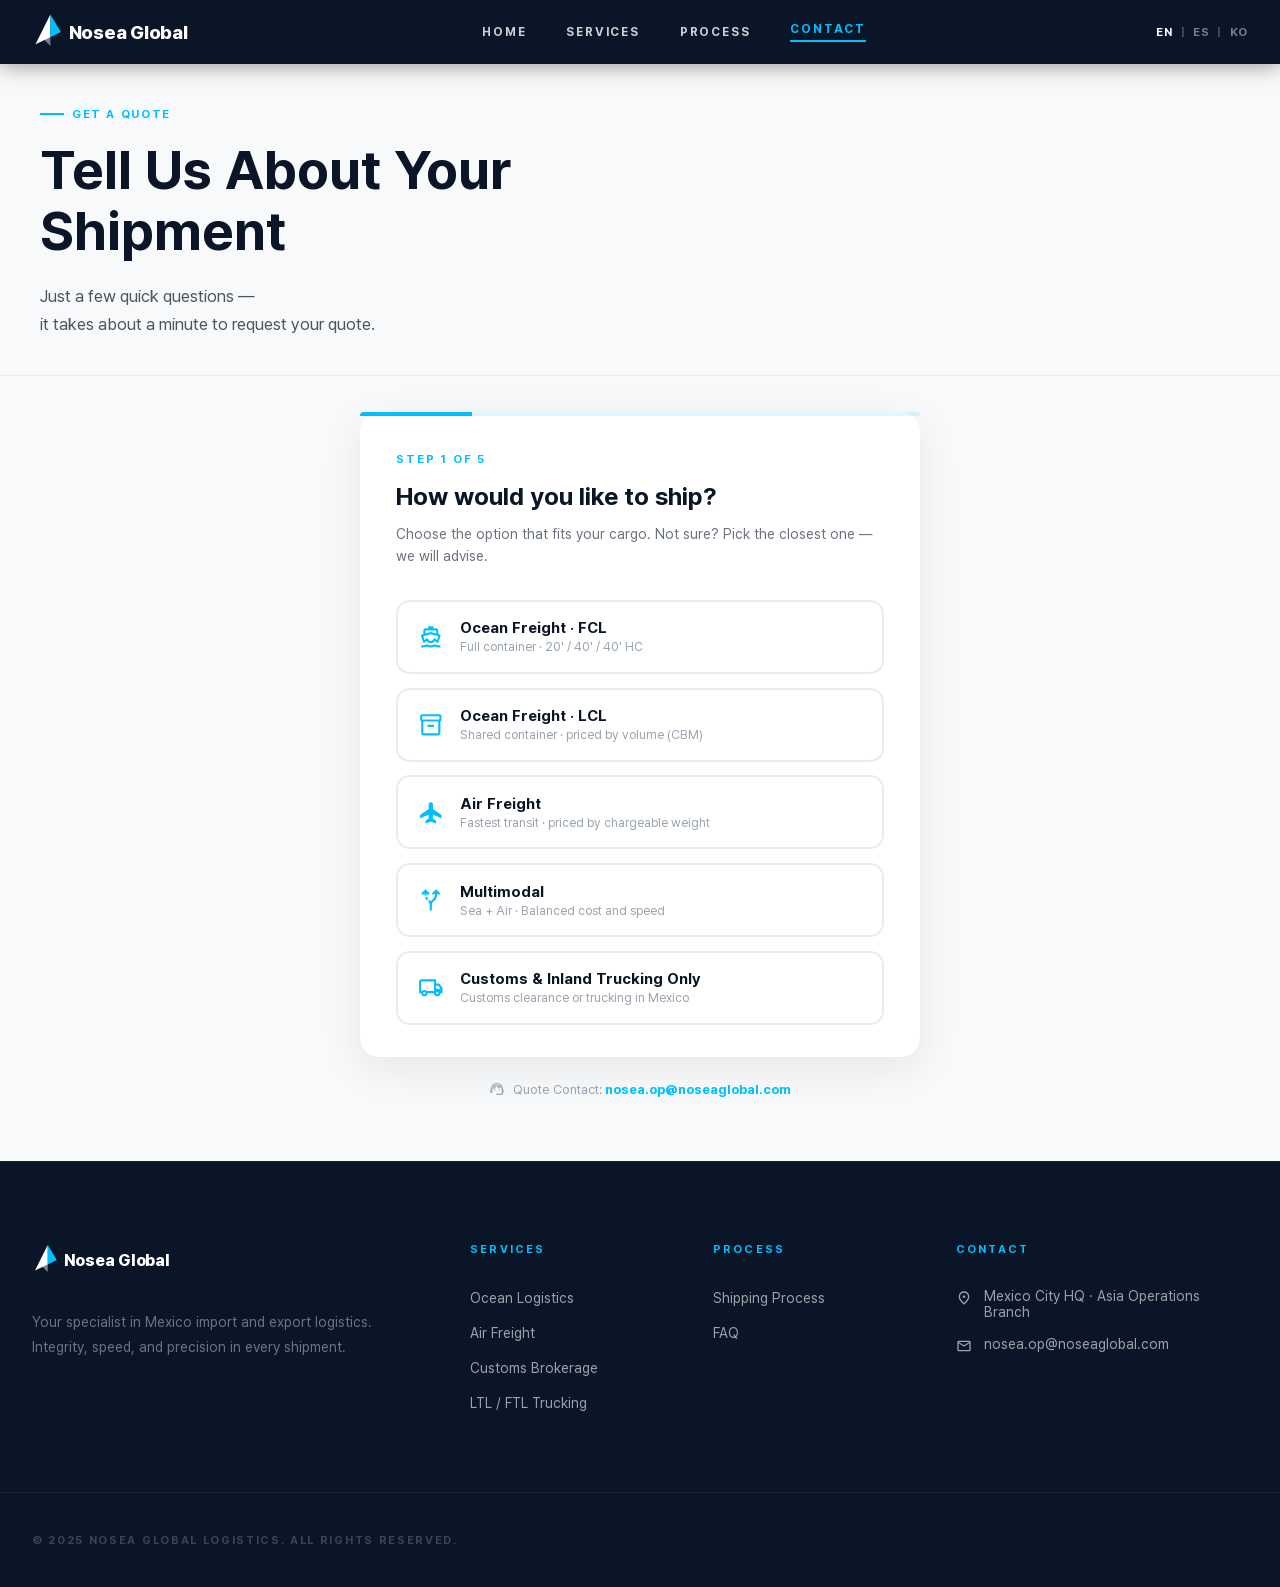
<file: contact.html>
<!DOCTYPE html>
<html lang="en">
<head>
<meta charset="utf-8"/>
<meta name="viewport" content="width=device-width, initial-scale=1.0"/>
<link rel="icon" href="/favicon.ico" sizes="48x48"/>
<link rel="icon" href="/icon.svg" type="image/svg+xml"/>
<link rel="icon" href="/favicon-32x32.png" type="image/png" sizes="32x32"/>
<link rel="apple-touch-icon" href="/apple-touch-icon.png"/>
<title>Request a Freight Quote to Mexico | Ocean &amp; Air - Nosea Global</title>
<meta name="description" content="Request an ocean or air freight quote for shipping to Mexico, including customs clearance and inland delivery. Detailed quote within 24 hours."/>
<meta name="keywords" content="ocean freight rates Mexico, sea freight to Mexico, freight quote Mexico, freight forwarder Mexico, international freight Mexico"/>
<link rel="alternate" hreflang="en" href="https://noseaglobal.com/contact.html"/>
<link rel="alternate" hreflang="es" href="https://noseaglobal.com/contact-es.html"/>
<link rel="alternate" hreflang="ko" href="https://noseaglobal.com/contact-ko.html"/>
<link rel="alternate" hreflang="x-default" href="https://noseaglobal.com/contact.html"/>
<link rel="canonical" href="https://noseaglobal.com/contact.html"/>
<meta property="og:type" content="website"/>
<meta property="og:site_name" content="Nosea Global"/>
<meta property="og:locale" content="en_US"/>
<meta property="og:title" content="Request a Freight Quote to Mexico | Ocean &amp; Air - Nosea Global"/>
<meta property="og:description" content="Request an ocean or air freight quote for shipping to Mexico, including customs clearance and inland delivery. Detailed quote within 24 hours."/>
<meta property="og:url" content="https://noseaglobal.com/contact.html"/>
<meta property="og:image" content="https://images.unsplash.com/photo-1578575437130-527eed3abbec?w=1200&q=85&auto=format&fit=crop"/>
<meta property="og:image:width" content="1200"/>
<meta property="og:image:height" content="800"/>
<meta property="og:image:alt" content="Cargo ship at sea"/>
<meta name="twitter:card" content="summary_large_image"/>
<script type="application/ld+json">
{
 "@context": "https://schema.org",
 "@graph": [
  {
   "@type": "Organization",
   "@id": "https://noseaglobal.com/#organization",
   "name": "Nosea Global",
   "alternateName": [
    "Nosea Global Logistics",
    "노세아글로벌"
   ],
   "url": "https://noseaglobal.com/",
   "logo": {
    "@type": "ImageObject",
    "@id": "https://noseaglobal.com/#logo",
    "url": "https://noseaglobal.com/images/nosea-logo-512.png",
    "contentUrl": "https://noseaglobal.com/images/nosea-logo-512.png",
    "width": 512,
    "height": 512
   },
   "email": "nosea.op@noseaglobal.com",
   "description": "Mexico freight forwarder providing sea freight, air freight, Mexico customs clearance and inland logistics between Asia and Mexico.",
   "areaServed": [
    {
     "@type": "Country",
     "name": "Mexico"
    }
   ],
   "knowsAbout": [
    "Freight forwarding",
    "Sea freight",
    "Air freight",
    "Customs brokerage",
    "Inland transportation"
   ],
   "contactPoint": {
    "@type": "ContactPoint",
    "contactType": "customer service",
    "email": "nosea.op@noseaglobal.com",
    "availableLanguage": [
     "English",
     "Spanish"
    ]
   }
  },
  {
   "@type": "WebSite",
   "@id": "https://noseaglobal.com/#website",
   "url": "https://noseaglobal.com/",
   "name": "Nosea Global",
   "inLanguage": [
    "en",
    "es",
    "ko"
   ],
   "publisher": {
    "@id": "https://noseaglobal.com/#organization"
   }
  },
  {
   "@type": "BreadcrumbList",
   "@id": "https://noseaglobal.com/contact.html#breadcrumb",
   "itemListElement": [
    {
     "@type": "ListItem",
     "position": 1,
     "name": "Home",
     "item": "https://noseaglobal.com/"
    },
    {
     "@type": "ListItem",
     "position": 2,
     "name": "Contact",
     "item": "https://noseaglobal.com/contact.html"
    }
   ]
  },
  {
   "@type": "ContactPage",
   "@id": "https://noseaglobal.com/contact.html#webpage",
   "url": "https://noseaglobal.com/contact.html",
   "name": "Request a Freight Quote to Mexico | Ocean & Air - Nosea Global",
   "description": "Request an ocean or air freight quote for shipping to Mexico, including customs clearance and inland delivery. Detailed quote within 24 hours.",
   "inLanguage": "en",
   "isPartOf": {
    "@id": "https://noseaglobal.com/#website"
   },
   "breadcrumb": {
    "@id": "https://noseaglobal.com/contact.html#breadcrumb"
   }
  }
 ]
}
</script>
<link rel="preload" href="/fonts/pretendard-1.3.9/PretendardStdVariable.subset.6.woff2" as="font" type="font/woff2" crossorigin/>
<link rel="stylesheet" href="/fonts/pretendard-1.3.9/pretendard-subset.css"/>
<style>
@property --os-scroll-percent{syntax: "<number>"; inherits: true; initial-value: 0;}@property --os-viewport-percent{syntax: "<number>"; inherits: true; initial-value: 0;}
*,*::before,*::after{box-sizing:border-box;margin:0;padding:0;}
html{scroll-behavior:smooth;}
body{font-family:'Pretendard',sans-serif;background:#fff;color:#0a1628;}
a{text-decoration:none;color:inherit;}
img{display:block;max-width:100%;}
:root{--cyan:#00BFFF;--navy:#0a1628;--surface:#f8f9fa;}
.material-symbols-outlined{display:inline-block;width:1em;height:1em;font-size:24px;line-height:1;vertical-align:middle;fill:currentColor;flex-shrink:0;}

/* ── NAV (메인과 동일) ── */
header{position:fixed;top:0;left:0;right:0;height:64px;background:var(--navy);display:flex;align-items:center;z-index:100;box-shadow:0 2px 20px rgba(0,0,0,.4);}
nav{display:flex;align-items:center;justify-content:space-between;width:100%;max-width:1536px;margin:0 auto;padding:0 2rem;}
.nav-links{display:flex;gap:2.5rem;align-items:center;}
.nav-links a{font-weight:700;font-size:.75rem;letter-spacing:.15em;text-transform:uppercase;color:rgba(255,255,255,.8);transition:color .2s;}
.nav-links a:hover,.nav-links a.active{color:var(--cyan);}
.nav-links a.active{border-bottom:2px solid var(--cyan);padding-bottom:4px;}
.btn-quote{background:var(--cyan);color:var(--navy);padding:.5rem 1.5rem;font-weight:700;font-size:.75rem;letter-spacing:.05em;text-transform:uppercase;transition:filter .2s;white-space:nowrap;}
.btn-quote:hover{filter:brightness(1.1);}
.lang-switch{display:flex;align-items:center;gap:.5rem;font-size:.72rem;font-weight:700;letter-spacing:.05em;color:rgba(255,255,255,.45);margin-left:1.5rem;}
.lang-switch a{color:inherit;transition:color .2s;}
.lang-switch a.active{color:#fff;}
.lang-switch a:hover{color:var(--cyan);}
.lang-switch .lang-sep{color:rgba(255,255,255,.25);}
.nav-hamburger{display:none;flex-direction:column;justify-content:center;align-items:center;width:40px;height:40px;cursor:pointer;gap:5px;background:none;border:none;padding:0;margin-left:12px;}
.nav-hamburger span{display:block;width:22px;height:2px;background:#fff;border-radius:2px;transition:transform .3s,opacity .3s;}
.nav-hamburger.open span:nth-child(1){transform:translateY(7px) rotate(45deg);}
.nav-hamburger.open span:nth-child(2){opacity:0;}
.nav-hamburger.open span:nth-child(3){transform:translateY(-7px) rotate(-45deg);}
.nav-drawer{display:none;position:fixed;top:64px;left:0;right:0;z-index:99;background:rgba(10,22,40,0.98);backdrop-filter:blur(16px);border-bottom:1px solid rgba(255,255,255,.08);flex-direction:column;padding:8px 0 20px;}
.nav-drawer.open{display:flex;}
.nav-drawer a{display:block;padding:14px 24px;font-size:.95rem;font-weight:600;color:rgba(255,255,255,.7);text-decoration:none;border-bottom:1px solid rgba(255,255,255,.05);transition:color .2s,background .2s;}
.nav-drawer a:last-child{border-bottom:none;}
.nav-drawer a:hover,.nav-drawer a.active{color:var(--cyan);background:rgba(0,191,255,.05);}
.nav-drawer .drawer-cta{margin:12px 24px 0;display:inline-flex;align-items:center;justify-content:center;gap:8px;background:var(--cyan);color:var(--navy);font-weight:700;font-size:.82rem;letter-spacing:.06em;text-transform:uppercase;padding:13px 20px;text-decoration:none;}
.nav-drawer .drawer-lang{display:flex;align-items:center;gap:8px;padding:14px 24px 0;font-size:.78rem;font-weight:700;letter-spacing:.05em;color:rgba(255,255,255,.45);}
.nav-drawer .drawer-lang a{color:rgba(255,255,255,.6);}
.nav-drawer .drawer-lang a.active{color:var(--cyan);}
@media(max-width:768px){.nav-links{display:none;}.btn-quote{display:none;}.nav-hamburger{display:flex;}nav{padding:0 1.25rem;}}

/* ── PAGE HERO ── */
.page-hero{background:var(--surface);border-bottom:1px solid rgba(0,191,255,.12);padding:100px 2rem 36px;}
.page-hero-inner{max-width:1200px;margin:0 auto;}
.eyebrow{display:inline-flex;align-items:center;gap:8px;font-size:.72rem;font-weight:700;letter-spacing:.14em;text-transform:uppercase;color:var(--cyan);margin-bottom:18px;}
.eyebrow::before{content:'';display:block;width:24px;height:2px;background:var(--cyan);}
.page-hero h1{font-family:'Pretendard',sans-serif;font-size:clamp(2.2rem,4.5vw,3.4rem);line-height:1.13;color:var(--navy);max-width:640px;margin-bottom:20px;}
.page-hero p{font-size:1.05rem;line-height:1.7;color:#4b5563;max-width:560px;}

/* ── SECTION BASE ── */
section{padding:5rem 2rem;}
.container{max-width:1200px;margin:0 auto;}
.section-label{color:var(--cyan);font-weight:700;letter-spacing:.2em;font-size:.8rem;text-transform:uppercase;display:block;margin-bottom:1rem;}
.section-title{font-family:'Pretendard',sans-serif;font-size:clamp(2rem,4vw,2.8rem);font-weight:700;color:var(--navy);margin-bottom:14px;}
.section-sub{font-size:1rem;color:#6b7280;line-height:1.7;max-width:540px;margin-bottom:3.5rem;}

/* ── TIMELINE (메인 5단계 확장) ── */
.timeline-section{background:#fff;}
.timeline{position:relative;max-width:900px;margin:0 auto;}
/* 세로 중앙선 */
.timeline::before{
  content:'';position:absolute;
  left:50%;top:0;bottom:0;
  width:2px;background:rgba(0,191,255,.2);
  transform:translateX(-50%);
  z-index:0;
}
.tl-item{
  display:grid;
  grid-template-columns:1fr 80px 1fr;
  gap:0;
  align-items:start;
  margin-bottom:4rem;
  position:relative;
}
.tl-item:last-child{margin-bottom:0;}
/* 홀수(왼쪽) / 짝수(오른쪽) 교차 배치 */
.tl-item:nth-child(odd) .tl-content{grid-column:1;text-align:right;padding-right:2.5rem;}
.tl-item:nth-child(odd) .tl-node{grid-column:2;}
.tl-item:nth-child(odd) .tl-detail{grid-column:3;padding-left:2.5rem;}
.tl-item:nth-child(even) .tl-content{grid-column:3;grid-row:1;text-align:left;padding-left:2.5rem;}
.tl-item:nth-child(even) .tl-node{grid-column:2;grid-row:1;}
.tl-item:nth-child(even) .tl-detail{grid-column:1;grid-row:1;text-align:right;padding-right:2.5rem;}

/* 노드(중앙 원) */
.tl-node{
  display:flex;flex-direction:column;align-items:center;
  z-index:1;padding-top:.25rem;
}
.tl-circle{
  width:72px;height:72px;border-radius:50%;
  background:var(--navy);
  display:flex;align-items:center;justify-content:center;
  border:3px solid var(--cyan);
  flex-shrink:0;
  transition:background .3s;
  cursor:default;
}
.tl-circle:hover{background:var(--cyan);}
.tl-circle:hover .material-symbols-outlined{color:var(--navy);}
.tl-circle .material-symbols-outlined{font-size:1.8rem;color:var(--cyan);transition:color .3s;}
.tl-step-num{
  font-size:.68rem;font-weight:800;letter-spacing:.12em;
  text-transform:uppercase;color:rgba(0,191,255,.6);
  margin-top:.5rem;
}

/* 콘텐츠 박스 */
.tl-content{}
.tl-content .step-tag{
  display:inline-block;
  background:var(--navy);color:#fff;
  font-size:.65rem;font-weight:700;letter-spacing:.1em;text-transform:uppercase;
  padding:3px 10px;margin-bottom:.75rem;
}
.tl-content h3{
  font-family:'Pretendard',sans-serif;
  font-size:1.3rem;font-weight:700;color:var(--navy);
  margin-bottom:.75rem;line-height:1.2;
}
.tl-content p{
  font-size:.9rem;color:#6b7280;line-height:1.75;
}
.tl-detail{
  padding-top:.5rem;
}
.tl-bullets{list-style:none;display:flex;flex-direction:column;gap:.6rem;}
.tl-bullets li{
  display:flex;align-items:flex-start;gap:.6rem;
  font-size:.87rem;color:#4b5563;line-height:1.5;
}
.tl-item:nth-child(even) .tl-bullets li{flex-direction:row-reverse;}
.tl-bullets li .material-symbols-outlined{font-size:16px;color:var(--cyan);flex-shrink:0;margin-top:1px;}

/* ── FAQ / WHY US ── */
.why-section{background:var(--surface);}
.why-grid{display:grid;grid-template-columns:repeat(3,1fr);gap:2rem;}
.why-card{
  background:#fff;padding:2.5rem 2rem;
  border-bottom:3px solid transparent;
  box-shadow:0 1px 4px rgba(0,0,0,.06);
  transition:border-color .3s,transform .3s;
}
.why-card:hover{border-color:var(--cyan);transform:translateY(-4px);}
.why-icon{
  width:56px;height:56px;background:var(--navy);
  display:flex;align-items:center;justify-content:center;
  margin-bottom:1.5rem;
}
.why-icon .material-symbols-outlined{font-size:1.6rem;color:#fff;}
.why-card h4{font-size:1.05rem;font-weight:800;color:var(--navy);margin-bottom:.75rem;}
.why-card p{font-size:.88rem;color:#6b7280;line-height:1.7;}

/* ── FAQ ── */
.faq-section{background:#fff;}
.faq-list{max-width:760px;margin:0 auto;display:flex;flex-direction:column;gap:0;}
.faq-item{border-bottom:1px solid rgba(0,191,255,.15);}
.faq-item:first-child{border-top:1px solid rgba(0,191,255,.15);}
.faq-q{
  display:flex;justify-content:space-between;align-items:center;
  padding:1.4rem 0;cursor:pointer;
  font-weight:700;font-size:.95rem;color:var(--navy);
  user-select:none;gap:1rem;
}
.faq-q .material-symbols-outlined{flex-shrink:0;color:var(--cyan);transition:transform .3s;}
.faq-item.open .faq-q .material-symbols-outlined{transform:rotate(180deg);}
.faq-a{
  max-height:0;overflow:hidden;
  transition:max-height .35s ease,padding .25s;
  font-size:.9rem;color:#6b7280;line-height:1.75;
}
.faq-item.open .faq-a{max-height:400px;padding-bottom:1.25rem;}

/* ── CTA ── */
.cta-section{background:var(--navy);}
.cta-inner{display:flex;align-items:center;justify-content:space-between;gap:2.5rem;}
.cta-inner h2{font-family:'Pretendard',sans-serif;font-size:clamp(1.6rem,3vw,2.3rem);color:#fff;max-width:500px;line-height:1.2;}
.cta-inner h2 em{font-style:normal;color:var(--cyan);}
.cta-btns{display:flex;gap:1rem;flex-shrink:0;}
.btn-primary{background:var(--cyan);color:var(--navy);padding:.9rem 2rem;font-weight:800;font-size:.85rem;text-transform:uppercase;letter-spacing:.05em;transition:filter .2s,transform .2s;display:inline-flex;align-items:center;gap:.5rem;}
.btn-primary:hover{filter:brightness(1.1);transform:translateY(-2px);}
.btn-secondary{background:transparent;color:rgba(255,255,255,.85);border:2px solid rgba(255,255,255,.3);padding:.9rem 2rem;font-weight:800;font-size:.85rem;text-transform:uppercase;letter-spacing:.05em;display:inline-flex;align-items:center;gap:.5rem;transition:border-color .2s,color .2s;}
.btn-secondary:hover{border-color:var(--cyan);color:var(--cyan);}

/* ── FOOTER (메인과 동일) ── */
footer{background:var(--navy);border-top:1px solid rgba(255,255,255,.05);color:#fff;}
.footer-grid{display:grid;gap:3rem;grid-template-columns:2fr 1fr 1fr 1.5fr;padding:5rem 2rem;max-width:1536px;margin:0 auto;}
.footer-logo{display:flex;align-items:center;gap:.75rem;margin-bottom:2rem;}
.footer-desc{color:rgba(255,255,255,.4);font-size:.875rem;line-height:1.8;}
.footer-col h5{color:var(--cyan);font-weight:700;font-size:.7rem;letter-spacing:.2em;text-transform:uppercase;margin-bottom:2rem;}
.footer-col ul{list-style:none;display:flex;flex-direction:column;gap:1rem;}
.footer-col ul li a{color:rgba(255,255,255,.6);font-size:.875rem;transition:color .2s;}
.footer-col ul li a:hover{color:var(--cyan);}
.footer-contact-item{display:flex;align-items:flex-start;gap:.75rem;margin-bottom:1rem;color:rgba(255,255,255,.6);font-size:.875rem;}
.footer-contact-item .material-symbols-outlined{font-size:1rem;margin-top:2px;flex-shrink:0;}
.footer-bottom{max-width:1536px;margin:0 auto;padding:2.5rem 2rem;border-top:1px solid rgba(255,255,255,.05);display:flex;justify-content:space-between;align-items:center;flex-wrap:wrap;gap:1rem;font-size:.7rem;color:rgba(255,255,255,.2);font-weight:700;letter-spacing:.15em;text-transform:uppercase;}
.footer-bottom a{color:inherit;transition:color .2s;}
.footer-bottom a:hover{color:#fff;}
.footer-legal{display:flex;gap:2rem;}

/* ── RESPONSIVE ── */
@media(max-width:1024px){
  .why-grid{grid-template-columns:repeat(2,1fr);}
}
@media(max-width:768px){
  .nav-links{display:none;}.btn-quote{display:none;}.nav-hamburger{display:flex;}
  .page-hero{padding:88px 1.25rem 48px;}
  section{padding:3.5rem 1.25rem;}
  /* 타임라인 → 세로 단일 컬럼 */
  .timeline::before{left:28px;transform:none;}
  .tl-item{grid-template-columns:56px 1fr;gap:0 1.25rem;}
  .tl-item:nth-child(odd) .tl-content,
  .tl-item:nth-child(even) .tl-content{grid-column:2;grid-row:1;text-align:left;padding:0;}
  .tl-item:nth-child(odd) .tl-node,
  .tl-item:nth-child(even) .tl-node{grid-column:1;grid-row:1 / 3;padding-top:0;}
  .tl-item:nth-child(odd) .tl-detail,
  .tl-item:nth-child(even) .tl-detail{grid-column:2;grid-row:2;text-align:left;padding:0;margin-top:.75rem;}
  .tl-circle{width:52px;height:52px;}
  .tl-circle .material-symbols-outlined{font-size:1.4rem;}
  .tl-content h3{font-size:1.1rem;}
  .tl-item:nth-child(even) .tl-bullets li{flex-direction:row;}
  .tl-item{margin-bottom:2.5rem;}
  /* Why us */
  .why-grid{grid-template-columns:1fr;}
  /* CTA */
  .cta-inner{flex-direction:column;align-items:flex-start;}
  .cta-btns{flex-direction:column;width:100%;}
  .btn-primary,.btn-secondary{justify-content:center;}
  /* footer */
  .footer-grid{grid-template-columns:1fr;gap:2rem;padding:3rem 1.25rem;}
  .footer-bottom{flex-direction:column;align-items:flex-start;gap:.5rem;padding:1.5rem 1.25rem;}
}
@media(max-width:480px){
  .page-hero{padding:84px 1rem 40px;}
  section{padding:3rem 1rem;}
  .timeline::before{left:24px;}
  .tl-item{grid-template-columns:48px 1fr;}
  .tl-circle{width:44px;height:44px;}
  .tl-circle .material-symbols-outlined{font-size:1.2rem;}
  .tl-step-num{font-size:.6rem;}
  .footer-grid{padding:2.5rem 1rem;}
  .footer-bottom{padding:1.25rem 1rem;}
}

/* ── QUOTE STEP FORM (Toss-style one-question-per-screen) ── */
.quote-section{background:var(--surface);display:flex;flex-direction:column;align-items:center;justify-content:center;padding:2.25rem 1.25rem 4rem;}
.quote-container{width:100%;max-width:560px;background:#fff;border-radius:20px;box-shadow:0 12px 40px rgba(10,22,40,.08);}
.quote-progress{height:4px;background:rgba(0,191,255,.12);border-radius:20px 20px 0 0;overflow:hidden;}
.quote-progress-bar{height:100%;width:20%;background:var(--cyan);transition:width .4s ease;}
.quote-steps{position:relative;padding:2.25rem 2.25rem 2rem;overflow-x:clip;}
.quote-step{display:none;animation:quoteIn .35s ease;}
.quote-step.active{display:block;}
@keyframes quoteIn{from{opacity:0;transform:translateX(16px);}to{opacity:1;transform:translateX(0);}}
.step-back{background:none;border:none;cursor:pointer;color:#9aa3af;display:inline-flex;align-items:center;margin-bottom:1.25rem;padding:6px;margin-left:-6px;border-radius:50%;transition:background .2s,color .2s;}
.step-back:hover{background:var(--surface);color:var(--navy);}
.quote-step-tag{display:block;color:var(--cyan);font-weight:700;font-size:.72rem;letter-spacing:.16em;text-transform:uppercase;margin-bottom:.85rem;}
.quote-q{font-family:'Pretendard',sans-serif;font-size:1.55rem;font-weight:700;color:var(--navy);line-height:1.35;margin-bottom:.6rem;}
.quote-sub{font-size:.88rem;color:#6b7280;line-height:1.6;margin-bottom:2rem;}
.option-grid{display:flex;flex-direction:column;gap:.85rem;}
.option-card{display:flex;align-items:center;gap:1rem;width:100%;text-align:left;background:#fff;border:2px solid #e9ecef;border-radius:14px;padding:1.1rem 1.25rem;cursor:pointer;transition:border-color .2s,background .2s,transform .15s;font-family:inherit;}
.option-card:hover{border-color:rgba(0,191,255,.5);transform:translateY(-1px);}
.option-card.selected{border-color:var(--cyan);background:rgba(0,191,255,.06);}
.option-card .material-symbols-outlined{font-size:1.6rem;color:var(--cyan);flex-shrink:0;}
.option-card .opt-text{display:flex;flex-direction:column;gap:2px;}
.option-card .opt-text b{font-size:.95rem;color:var(--navy);font-weight:700;}
.option-card .opt-text small{font-size:.78rem;color:#9aa3af;}
.field-group{margin-bottom:1.4rem;}
.field-group label{display:block;font-size:.8rem;font-weight:700;color:var(--navy);margin-bottom:.55rem;}
.field-row{display:grid;grid-template-columns:1fr 1fr;gap:.85rem;}
.field-input{width:100%;border:2px solid #e9ecef;border-radius:10px;padding:.85rem 1rem;font-size:.95rem;font-family:inherit;color:var(--navy);transition:border-color .2s;background:#fff;}
.field-input:focus{outline:none;border-color:var(--cyan);}
.field-input::placeholder{color:#c2c8d0;}
.quote-actions{margin-top:1.75rem;}
.btn-next{width:100%;background:var(--navy);color:#fff;border:none;border-radius:12px;padding:1rem;font-size:.95rem;font-weight:700;letter-spacing:.02em;cursor:pointer;transition:background .2s,opacity .2s;display:flex;align-items:center;justify-content:center;gap:.5rem;}
.btn-next:hover{background:#13263f;}
.btn-next:disabled{background:#d8dce1;color:#fff;cursor:not-allowed;}
.btn-next .material-symbols-outlined{font-size:1.1rem;}
.quote-complete{text-align:center;padding:1.5rem 0;}
.quote-complete-icon{width:72px;height:72px;border-radius:50%;background:rgba(0,191,255,.1);display:flex;align-items:center;justify-content:center;margin:0 auto 1.5rem;}
.quote-complete-icon .material-symbols-outlined{font-size:2.2rem;color:var(--cyan);}
.quote-complete h2{font-family:'Pretendard',sans-serif;font-size:1.5rem;color:var(--navy);margin-bottom:.6rem;}
.quote-complete p{font-size:.88rem;color:#6b7280;line-height:1.7;margin-bottom:1.75rem;}
.summary-card{background:var(--surface);border-radius:14px;padding:1.25rem 1.4rem;margin-bottom:1.75rem;text-align:left;}
.summary-row{display:flex;justify-content:space-between;gap:1rem;padding:.55rem 0;border-bottom:1px solid rgba(0,0,0,.05);font-size:.85rem;}
.summary-row:last-child{border-bottom:none;}
.summary-row span:first-child{color:#9aa3af;font-weight:700;flex-shrink:0;}
.summary-row span:last-child{color:var(--navy);text-align:right;}
.send-error{display:none;background:var(--surface);border-left:3px solid var(--navy);border-radius:10px;padding:1rem 1.2rem;margin-bottom:1.5rem;text-align:left;font-size:.85rem;color:var(--navy);line-height:1.6;}
.send-error.show{display:block;}
.send-error b{display:block;margin-bottom:.25rem;}
.send-error a{color:var(--navy);font-weight:700;text-decoration:underline;}
.btn-next.is-sending .material-symbols-outlined{animation:qspin 1s linear infinite;}
@keyframes qspin{to{transform:rotate(360deg);}}
.step-back.is-hidden{visibility:hidden;}
.contact-person{width:100%;max-width:560px;display:flex;align-items:center;justify-content:center;gap:.5rem;margin-top:1.5rem;font-size:.82rem;color:#9aa3af;}
.contact-person a{color:var(--cyan);font-weight:700;}
.contact-person .material-symbols-outlined{font-size:1rem;}
.autocomplete-wrap{position:relative;}
.autocomplete-list{display:none;position:absolute;top:calc(100% + 4px);left:0;right:0;background:#fff;border:1px solid #e9ecef;border-radius:10px;box-shadow:0 8px 24px rgba(10,22,40,.1);max-height:300px;overflow-y:auto;z-index:10;}
.autocomplete-list.open{display:block;}
.ac-group{position:sticky;top:0;z-index:1;display:flex;align-items:center;justify-content:space-between;gap:.5rem;padding:.5rem 1rem .4rem;background:var(--surface);font-size:.72rem;font-weight:800;letter-spacing:.06em;text-transform:uppercase;color:var(--navy);border-bottom:1px solid #e9ecef;}
.ac-group small{font-size:.66rem;font-weight:700;letter-spacing:.02em;text-transform:none;color:#9aa3af;}
.autocomplete-item{display:flex;align-items:center;gap:.6rem;padding:.6rem 1rem;cursor:pointer;font-size:.88rem;color:var(--navy);}
.autocomplete-item:hover,.autocomplete-item.highlighted{background:rgba(0,191,255,.08);}
.autocomplete-item .material-symbols-outlined{font-size:1.05rem;color:#9aa3af;flex-shrink:0;}
.ac-name{flex:1;min-width:0;display:flex;flex-direction:column;}
.ac-name b{font-weight:700;}
.ac-name small{font-size:.72rem;color:#9aa3af;}
.ac-code{margin-left:auto;flex-shrink:0;font-size:.74rem;font-weight:700;color:#0089b3;background:rgba(0,191,255,.1);padding:2px 8px;border-radius:20px;letter-spacing:.02em;}
.autocomplete-empty{padding:.85rem 1rem;font-size:.82rem;color:#6b7280;line-height:1.5;}
select.field-input{appearance:none;background-image:url("data:image/svg+xml,%3Csvg xmlns='http://www.w3.org/2000/svg' viewBox='0 0 24 24' fill='%239aa3af'%3E%3Cpath d='M7 10l5 5 5-5z'/%3E%3C/svg%3E");background-repeat:no-repeat;background-position:right 1rem center;background-size:20px;padding-right:2.75rem;}
textarea.field-input{resize:vertical;min-height:84px;line-height:1.5;}
.field-group label .req,.field-label .req{color:var(--cyan);}
.field-group label .opt,.field-label .opt{font-weight:500;color:#9aa3af;font-size:.74rem;}
.field-label{display:block;font-size:.8rem;font-weight:700;color:var(--navy);}
.field-hint{font-size:.76rem;color:#6b7280;line-height:1.5;margin-top:.45rem;}
.field-hint-block{margin:-.6rem 0 1.4rem;}
.field-error{display:none;align-items:flex-start;gap:.35rem;margin-top:.45rem;font-size:.78rem;font-weight:700;color:var(--navy);line-height:1.45;}
.field-error.show{display:flex;}
.field-error::before{content:'error';font-family:'Material Symbols Outlined';font-size:1rem;line-height:1.15;font-weight:400;color:var(--navy);}
.field-input.invalid{border-color:var(--navy);}
.sr-only{position:absolute;width:1px;height:1px;padding:0;margin:-1px;overflow:hidden;clip:rect(0,0,0,0);white-space:nowrap;border:0;}
.hp-field{position:absolute;left:-9999px;top:auto;width:1px;height:1px;overflow:hidden;}
.mode-block{display:none;}
.mode-block.show{display:block;}
.label-row{display:flex;align-items:center;justify-content:space-between;gap:.75rem;margin-bottom:.1rem;}
.unit-toggle{display:inline-flex;border:2px solid #e9ecef;border-radius:10px;overflow:hidden;flex-shrink:0;}
.unit-toggle button{background:#fff;border:none;padding:.35rem .8rem;font-family:inherit;font-size:.78rem;font-weight:700;color:#9aa3af;cursor:pointer;}
.unit-toggle button.active{background:var(--navy);color:#fff;}
.row-list{display:flex;flex-direction:column;gap:.6rem;margin-top:.6rem;}
.cnt-row{display:grid;grid-template-columns:1fr 92px 40px;gap:.5rem;align-items:center;}
.dim-row{border:2px solid #e9ecef;border-radius:12px;padding:.7rem .75rem;display:grid;grid-template-columns:1fr 1fr 1fr;gap:.5rem;}
.dim-row .dim-cell{display:flex;flex-direction:column;gap:.25rem;min-width:0;}
.dim-row .dim-cell .dim-lab{font-size:.74rem;font-weight:700;color:var(--navy);line-height:1.3;}
.unit-wrap{position:relative;display:block;}
.unit-wrap .field-input{padding-right:2.4rem;}
.unit-suf{position:absolute;right:.65rem;top:50%;transform:translateY(-50%);font-size:.76rem;font-weight:700;color:#6b7280;pointer-events:none;}
.dim-row .field-input,.cnt-row .field-input{padding:.65rem .7rem;font-size:.95rem;}
.dim-row .dim-foot{grid-column:1 / -1;display:grid;grid-template-columns:110px 1fr 40px;gap:.6rem;align-items:end;}
.dim-formula{font-size:.8rem;color:var(--navy);line-height:1.4;padding-bottom:.55rem;min-width:0;overflow-wrap:anywhere;}
.dim-formula b{white-space:nowrap;font-weight:800;}
.dim-formula.is-empty{color:#9aa3af;}
.dim-formula.is-empty b{font-weight:600;}
.btn-row-del{width:40px;height:40px;border:none;background:none;border-radius:50%;color:#9aa3af;cursor:pointer;display:inline-flex;align-items:center;justify-content:center;}
.btn-row-del:hover{background:var(--surface);color:var(--navy);}
.btn-row-del[disabled]{visibility:hidden;}
.btn-add{margin-top:.6rem;background:none;border:2px dashed #e9ecef;border-radius:10px;width:100%;padding:.6rem;font-family:inherit;font-size:.82rem;font-weight:700;color:var(--navy);cursor:pointer;display:flex;align-items:center;justify-content:center;gap:.35rem;}
.btn-add:hover{border-color:rgba(0,191,255,.5);}
.btn-add .material-symbols-outlined{font-size:1.1rem;color:var(--cyan);}
.check-line{display:flex !important;align-items:center;gap:.5rem;margin:.85rem 0 0 !important;font-weight:500 !important;font-size:.84rem !important;color:#4b5563 !important;cursor:pointer;}
.check-line input{width:18px;height:18px;accent-color:var(--navy);}
#cbmDirectWrap{margin-top:.6rem;}
#dimArea.is-off{opacity:.45;pointer-events:none;}
.calc-box{background:var(--surface);border-radius:12px;padding:.85rem 1rem;margin:-.4rem 0 1.4rem;font-size:.84rem;color:var(--navy);}
.calc-box:empty{display:none;}
.calc-row{display:flex;justify-content:space-between;gap:1rem;padding:.25rem 0;}
.calc-row span:first-child{color:#6b7280;}
.calc-row b{text-align:right;}
.calc-row.is-main b{color:var(--navy);font-size:.95rem;}
.calc-note{font-size:.72rem;color:#9aa3af;margin-top:.35rem;line-height:1.45;}
.calc-total{display:flex;justify-content:space-between;align-items:baseline;flex-wrap:wrap;gap:.25rem 1rem;padding:.15rem 0 .55rem;margin-bottom:.3rem;border-bottom:1px solid rgba(0,0,0,.05);}
.calc-total span{font-weight:700;color:var(--navy);font-size:.9rem;}
.calc-total b{font-size:1.4rem;font-weight:800;color:var(--navy);}
.calc-total b small{font-size:.8rem;font-weight:700;color:#6b7280;}
.ac-country{display:flex;align-items:center;gap:.5rem;padding:.6rem 1rem;cursor:pointer;font-size:.88rem;color:var(--navy);border-bottom:1px solid #e9ecef;}
.ac-country:hover,.ac-country.highlighted{background:rgba(0,191,255,.08);}
.ac-country .material-symbols-outlined{font-size:1.15rem;color:#9aa3af;flex-shrink:0;}
.ac-country.is-open .material-symbols-outlined{color:var(--cyan);}
.ac-count{margin-left:auto;flex-shrink:0;font-size:.72rem;color:#9aa3af;text-align:right;}
.autocomplete-item.is-nested{padding-left:2.2rem;background:rgba(0,191,255,.06);}
.autocomplete-item.is-nested:hover,.autocomplete-item.is-nested.highlighted{background:rgba(0,191,255,.12);}
.ac-tag{display:inline-block;margin-left:.4rem;padding:0 6px;border-radius:20px;border:1px solid var(--navy);font-size:.64rem;font-weight:700;color:var(--navy);vertical-align:1px;}
.field-note{background:var(--surface);border-left:3px solid var(--cyan);border-radius:8px;padding:.5rem .75rem;color:var(--navy);}
.field-note[hidden]{display:none;}
.calc-total{display:flex;justify-content:space-between;align-items:baseline;flex-wrap:wrap;gap:.25rem 1rem;padding:.15rem 0 .55rem;margin-bottom:.3rem;border-bottom:1px solid rgba(0,0,0,.05);}
.calc-total span{font-weight:700;color:var(--navy);font-size:.9rem;}
.calc-total b{font-size:1.4rem;font-weight:800;color:var(--navy);}
.calc-total b small{font-size:.8rem;font-weight:700;color:#6b7280;}
.ac-country{display:flex;align-items:center;gap:.5rem;padding:.6rem 1rem;cursor:pointer;font-size:.88rem;color:var(--navy);border-bottom:1px solid #e9ecef;}
.ac-country:hover,.ac-country.highlighted{background:rgba(0,191,255,.08);}
.ac-country .material-symbols-outlined{font-size:1.15rem;color:#9aa3af;flex-shrink:0;}
.ac-country.is-open .material-symbols-outlined{color:var(--cyan);}
.ac-count{margin-left:auto;flex-shrink:0;font-size:.72rem;color:#9aa3af;text-align:right;}
.autocomplete-item.is-nested{padding-left:2.2rem;background:rgba(0,191,255,.06);}
.autocomplete-item.is-nested:hover,.autocomplete-item.is-nested.highlighted{background:rgba(0,191,255,.12);}
.ac-tag{display:inline-block;margin-left:.4rem;padding:0 6px;border-radius:20px;border:1px solid var(--navy);font-size:.64rem;font-weight:700;color:var(--navy);vertical-align:1px;}
.field-note{background:var(--surface);border-left:3px solid var(--cyan);border-radius:8px;padding:.5rem .75rem;color:var(--navy);}
.field-note[hidden]{display:none;}
.calc-total{display:flex;justify-content:space-between;align-items:baseline;flex-wrap:wrap;gap:.25rem 1rem;padding:.15rem 0 .55rem;margin-bottom:.3rem;border-bottom:1px solid rgba(0,0,0,.05);}
.calc-total span{font-weight:700;color:var(--navy);font-size:.9rem;}
.calc-total b{font-size:1.4rem;font-weight:800;color:var(--navy);}
.calc-total b small{font-size:.8rem;font-weight:700;color:#6b7280;}
.ac-country{display:flex;align-items:center;gap:.5rem;padding:.6rem 1rem;cursor:pointer;font-size:.88rem;color:var(--navy);border-bottom:1px solid #e9ecef;}
.ac-country:hover,.ac-country.highlighted{background:rgba(0,191,255,.08);}
.ac-country .material-symbols-outlined{font-size:1.15rem;color:#9aa3af;flex-shrink:0;}
.ac-country.is-open .material-symbols-outlined{color:var(--cyan);}
.ac-count{margin-left:auto;flex-shrink:0;font-size:.72rem;color:#9aa3af;text-align:right;}
.autocomplete-item.is-nested{padding-left:2.2rem;background:rgba(0,191,255,.06);}
.autocomplete-item.is-nested:hover,.autocomplete-item.is-nested.highlighted{background:rgba(0,191,255,.12);}
.ac-tag{display:inline-block;margin-left:.4rem;padding:0 6px;border-radius:20px;border:1px solid var(--navy);font-size:.64rem;font-weight:700;color:var(--navy);vertical-align:1px;}
.field-note{background:var(--surface);border-left:3px solid var(--cyan);border-radius:8px;padding:.5rem .75rem;color:var(--navy);}
.field-note[hidden]{display:none;}
.calc-total{display:flex;justify-content:space-between;align-items:baseline;flex-wrap:wrap;gap:.25rem 1rem;padding:.15rem 0 .55rem;margin-bottom:.3rem;border-bottom:1px solid rgba(0,0,0,.05);}
.calc-total span{font-weight:700;color:var(--navy);font-size:.9rem;}
.calc-total b{font-size:1.4rem;font-weight:800;color:var(--navy);}
.calc-total b small{font-size:.8rem;font-weight:700;color:#6b7280;}
.ac-country{display:flex;align-items:center;gap:.5rem;padding:.6rem 1rem;cursor:pointer;font-size:.88rem;color:var(--navy);border-bottom:1px solid #e9ecef;}
.ac-country:hover,.ac-country.highlighted{background:rgba(0,191,255,.08);}
.ac-country .material-symbols-outlined{font-size:1.15rem;color:#9aa3af;flex-shrink:0;}
.ac-country.is-open .material-symbols-outlined{color:var(--cyan);}
.ac-count{margin-left:auto;flex-shrink:0;font-size:.72rem;color:#9aa3af;text-align:right;}
.autocomplete-item.is-nested{padding-left:2.2rem;background:rgba(0,191,255,.06);}
.autocomplete-item.is-nested:hover,.autocomplete-item.is-nested.highlighted{background:rgba(0,191,255,.12);}
.ac-tag{display:inline-block;margin-left:.4rem;padding:0 6px;border-radius:20px;border:1px solid var(--navy);font-size:.64rem;font-weight:700;color:var(--navy);vertical-align:1px;}
.field-note{background:var(--surface);border-left:3px solid var(--cyan);border-radius:8px;padding:.5rem .75rem;color:var(--navy);}
.field-note[hidden]{display:none;}
.summary-row span:last-child{white-space:pre-line;word-break:break-word;}
.quote-steps h2[tabindex="-1"]:focus{outline:none;}
@media(max-width:480px){
  .quote-steps{padding:2.25rem 1.5rem 2rem;min-height:0;}
  .quote-q{font-size:1.3rem;}
  .field-row{grid-template-columns:1fr;}
  .quote-section{padding:1.5rem .75rem 3rem;}
  .quote-steps{padding:1.75rem 1.1rem 1.75rem;}
  .cnt-row{grid-template-columns:1fr 76px 36px;}
  .dim-row{padding:.6rem;}
  .dim-row .dim-foot{grid-template-columns:84px 1fr 36px;}
  .dim-row{gap:.45rem;}
  .unit-wrap .field-input{padding-right:2.1rem;padding-left:.55rem;}
  .unit-suf{right:.5rem;}
  .btn-row-del{width:36px;height:36px;}
  .summary-row{flex-direction:column;gap:.15rem;}
  .summary-row span:last-child{text-align:left;}
  .field-input{font-size:16px;}
}
</style>
<!-- Google tag (gtag.js) - GA4 -->
<script async src="https://www.googletagmanager.com/gtag/js?id=G-B38WF4MDHT"></script>
<script>
window.dataLayer=window.dataLayer||[];
function gtag(){dataLayer.push(arguments);}
gtag('js',new Date());
gtag('config','G-B38WF4MDHT');
// Track email links and "Get a Quote" CTAs across the site
document.addEventListener('click',function(e){
  var a=e.target.closest&&e.target.closest('a[href]');
  if(!a) return;
  var h=a.getAttribute('href')||'';
  var loc=a.closest('footer')?'footer':(a.closest('header,.nav-drawer')?'nav':'content');
  if(h.indexOf('mailto:')===0){
    gtag('event','email_click',{link_location:loc});
  }else if(/^contact(-es|-ko)?\.html/.test(h)&&!/contact(-es|-ko)?\.html$/.test(location.pathname)){
    gtag('event','quote_cta_click',{link_location:loc,link_text:a.textContent.trim().slice(0,50)});
  }
},true);
</script>
</head>
<body>
<svg xmlns="http://www.w3.org/2000/svg" style="position:absolute;width:0;height:0;overflow:hidden" aria-hidden="true" focusable="false"><symbol id="i-add" viewBox="0 -960 960 960"><path d="M440-440H200v-80h240v-240h80v240h240v80H520v240h-80v-240Z"/></symbol><symbol id="i-alt_route" viewBox="0 -960 960 960"><path d="M440-80v-200q0-56-17-83t-45-53l57-57q12 11 23 23.5t22 26.5q14-19 28.5-33.5T538-485q38-35 69-81t33-161l-63 63-57-56 160-160 160 160-56 56-64-63q-2 143-44 203.5T592-425q-32 29-52 56.5T520-280v200h-80ZM248-633q-4-20-5.5-44t-2.5-50l-64 63-56-56 160-160 160 160-57 56-63-62q0 21 2 39.5t4 34.5l-78 19Zm86 176q-20-21-38.5-49T263-575l77-19q10 27 23 46t28 34l-57 57Z"/></symbol><symbol id="i-arrow_back" viewBox="0 -960 960 960"><path d="m313-440 224 224-57 56-320-320 320-320 57 56-224 224h487v80H313Z"/></symbol><symbol id="i-arrow_forward" viewBox="0 -960 960 960"><path d="M647-440H160v-80h487L423-744l57-56 320 320-320 320-57-56 224-224Z"/></symbol><symbol id="i-check_circle" viewBox="0 -960 960 960"><path d="m424-296 282-282-56-56-226 226-114-114-56 56 170 170Zm56 216q-83 0-156-31.5T197-197q-54-54-85.5-127T80-480q0-83 31.5-156T197-763q54-54 127-85.5T480-880q83 0 156 31.5T763-763q54 54 85.5 127T880-480q0 83-31.5 156T763-197q-54 54-127 85.5T480-80Zm0-80q134 0 227-93t93-227q0-134-93-227t-227-93q-134 0-227 93t-93 227q0 134 93 227t227 93Zm0-320Z"/></symbol><symbol id="i-chevron_right" viewBox="0 -960 960 960"><path d="M504-480 320-664l56-56 240 240-240 240-56-56 184-184Z"/></symbol><symbol id="i-close" viewBox="0 -960 960 960"><path d="m256-200-56-56 224-224-224-224 56-56 224 224 224-224 56 56-224 224 224 224-56 56-224-224-224 224Z"/></symbol><symbol id="i-directions_boat" viewBox="0 -960 960 960"><path d="M152-80h-32v-80h32q48 0 91.5-10.5T341-204q38 19 66.5 31.5T480-160q44 0 72.5-12.5T619-204q53 23 97.5 33.5T809-160h31v80h-31q-49 0-95.5-9T622-116q-40 19-73 27t-69 8q-36 0-68.5-8T339-116q-45 18-91.5 27T152-80Zm223-200-45-40q-27 27-60.5 46T198-247l-85-273q-5-17 3-31t25-19l59-16v-134q0-33 23.5-56.5T280-800h100v-80h200v80h100q33 0 56.5 23.5T760-720v134l59 16q17 5 25 19t3 31l-85 273q-38-8-71.5-27T630-320l-45 40q-45 40-105 40t-105-40Zm107-40q31 0 55-20.5t44-43.5l46-53 41 42q11 11 22.5 20.5T713-355l46-149-279-73-278 73 46 149q11-10 22.5-19.5T293-395l41-42 46 53q20 24 45 44t57 20ZM280-607l200-53 200 53v-113H280v113Zm201 158Z"/></symbol><symbol id="i-expand_more" viewBox="0 -960 960 960"><path d="M480-345 240-585l56-56 184 184 184-184 56 56-240 240Z"/></symbol><symbol id="i-flight" viewBox="0 -960 960 960"><path d="M280-80v-100l120-84v-144L80-280v-120l320-224v-176q0-33 23.5-56.5T480-880q33 0 56.5 23.5T560-800v176l320 224v120L560-408v144l120 84v100l-200-60-200 60Z"/></symbol><symbol id="i-handshake" viewBox="0 -960 960 960"><path d="M475-160q4 0 8-2t6-4l328-328q12-12 17.5-27t5.5-30q0-16-5.5-30.5T817-607L647-777q-11-12-25.5-17.5T591-800q-15 0-30 5.5T534-777l-11 11 74 75q15 14 22 32t7 38q0 42-28.5 70.5T527-522q-20 0-38.5-7T456-550l-75-74-175 175q-3 3-4.5 6.5T200-435q0 8 6 14.5t14 6.5q4 0 8-2t6-4l136-136 56 56-135 136q-3 3-4.5 6.5T285-350q0 8 6 14t14 6q4 0 8-2t6-4l136-135 56 56-135 136q-3 2-4.5 6t-1.5 8q0 8 6 14t14 6q4 0 7.5-1.5t6.5-4.5l136-135 56 56-136 136q-3 3-4.5 6.5T454-180q0 8 6.5 14t14.5 6Zm-1 80q-37 0-65.5-24.5T375-166q-34-5-57-28t-28-57q-34-5-56.5-28.5T206-336q-38-5-62-33t-24-66q0-20 7.5-38.5T149-506l232-231 131 131q2 3 6 4.5t8 1.5q9 0 15-5.5t6-14.5q0-4-1.5-8t-4.5-6L398-777q-11-12-25.5-17.5T342-800q-15 0-30 5.5T285-777L144-635q-9 9-15 21t-8 24q-2 12 0 24.5t8 23.5l-58 58q-17-23-25-50.5T40-590q2-28 14-54.5T87-692l141-141q24-23 53.5-35t60.5-12q31 0 60.5 12t52.5 35l11 11 11-11q24-23 53.5-35t60.5-12q31 0 60.5 12t52.5 35l169 169q23 23 35 53t12 61q0 31-12 60.5T873-437L545-110q-14 14-32.5 22T474-80Zm-99-560Z"/></symbol><symbol id="i-help" viewBox="0 -960 960 960"><path d="M513.5-254.5Q528-269 528-290t-14.5-35.5Q499-340 478-340t-35.5 14.5Q428-311 428-290t14.5 35.5Q457-240 478-240t35.5-14.5ZM442-394h74q0-33 7.5-52t42.5-52q26-26 41-49.5t15-56.5q0-56-41-86t-97-30q-57 0-92.5 30T342-618l66 26q5-18 22.5-39t53.5-21q32 0 48 17.5t16 38.5q0 20-12 37.5T506-526q-44 39-54 59t-10 73Zm38 314q-83 0-156-31.5T197-197q-54-54-85.5-127T80-480q0-83 31.5-156T197-763q54-54 127-85.5T480-880q83 0 156 31.5T763-763q54 54 85.5 127T880-480q0 83-31.5 156T763-197q-54 54-127 85.5T480-80Zm0-80q134 0 227-93t93-227q0-134-93-227t-227-93q-134 0-227 93t-93 227q0 134 93 227t227 93Zm0-320Z"/></symbol><symbol id="i-inventory_2" viewBox="0 -960 960 960"><path d="M200-80q-33 0-56.5-23.5T120-160v-451q-18-11-29-28.5T80-680v-120q0-33 23.5-56.5T160-880h640q33 0 56.5 23.5T880-800v120q0 23-11 40.5T840-611v451q0 33-23.5 56.5T760-80H200Zm0-520v440h560v-440H200Zm-40-80h640v-120H160v120Zm200 280h240v-80H360v80Zm120 20Z"/></symbol><symbol id="i-local_shipping" viewBox="0 -960 960 960"><path d="M155-195q-35-35-35-85H40v-440q0-33 23.5-56.5T120-800h560v160h120l120 160v200h-80q0 50-35 85t-85 35q-50 0-85-35t-35-85H360q0 50-35 85t-85 35q-50 0-85-35Zm113.5-56.5Q280-263 280-280t-11.5-28.5Q257-320 240-320t-28.5 11.5Q200-297 200-280t11.5 28.5Q223-240 240-240t28.5-11.5ZM120-360h32q17-18 39-29t49-11q27 0 49 11t39 29h272v-360H120v360Zm628.5 108.5Q760-263 760-280t-11.5-28.5Q737-320 720-320t-28.5 11.5Q680-297 680-280t11.5 28.5Q703-240 720-240t28.5-11.5ZM680-440h170l-90-120h-80v120ZM360-540Z"/></symbol><symbol id="i-location_city" viewBox="0 -960 960 960"><path d="M120-120v-560h240v-80l120-120 120 120v240h240v400H120Zm80-80h80v-80h-80v80Zm0-160h80v-80h-80v80Zm0-160h80v-80h-80v80Zm240 320h80v-80h-80v80Zm0-160h80v-80h-80v80Zm0-160h80v-80h-80v80Zm0-160h80v-80h-80v80Zm240 480h80v-80h-80v80Zm0-160h80v-80h-80v80Z"/></symbol><symbol id="i-location_on" viewBox="0 -960 960 960"><path d="M536.5-503.5Q560-527 560-560t-23.5-56.5Q513-640 480-640t-56.5 23.5Q400-593 400-560t23.5 56.5Q447-480 480-480t56.5-23.5ZM480-186q122-112 181-203.5T720-552q0-109-69.5-178.5T480-800q-101 0-170.5 69.5T240-552q0 71 59 162.5T480-186Zm0 106Q319-217 239.5-334.5T160-552q0-150 96.5-239T480-880q127 0 223.5 89T800-552q0 100-79.5 217.5T480-80Zm0-480Z"/></symbol><symbol id="i-mail" viewBox="0 -960 960 960"><path d="M160-160q-33 0-56.5-23.5T80-240v-480q0-33 23.5-56.5T160-800h640q33 0 56.5 23.5T880-720v480q0 33-23.5 56.5T800-160H160Zm320-280L160-640v400h640v-400L480-440Zm0-80 320-200H160l320 200ZM160-640v-80 480-400Z"/></symbol><symbol id="i-progress_activity" viewBox="0 -960 960 960"><path d="M325-111.5q-73-31.5-127.5-86t-86-127.5Q80-398 80-480.5t31.5-155q31.5-72.5 86-127t127.5-86Q398-880 480-880q17 0 28.5 11.5T520-840q0 17-11.5 28.5T480-800q-133 0-226.5 93.5T160-480q0 133 93.5 226.5T480-160q133 0 226.5-93.5T800-480q0-17 11.5-28.5T840-520q17 0 28.5 11.5T880-480q0 82-31.5 155t-86 127.5q-54.5 54.5-127 86T480.5-80Q398-80 325-111.5Z"/></symbol><symbol id="i-public" viewBox="0 -960 960 960"><path d="M324-111.5Q251-143 197-197t-85.5-127Q80-397 80-480t31.5-156Q143-709 197-763t127-85.5Q397-880 480-880t156 31.5Q709-817 763-763t85.5 127Q880-563 880-480t-31.5 156Q817-251 763-197t-127 85.5Q563-80 480-80t-156-31.5ZM440-162v-78q-33 0-56.5-23.5T360-320v-40L168-552q-3 18-5.5 36t-2.5 36q0 121 79.5 212T440-162Zm276-102q41-45 62.5-100.5T800-480q0-98-54.5-179T600-776v16q0 33-23.5 56.5T520-680h-80v80q0 17-11.5 28.5T400-560h-80v80h240q17 0 28.5 11.5T600-440v120h40q26 0 47 15.5t29 40.5Z"/></symbol><symbol id="i-rate_review" viewBox="0 -960 960 960"><path d="M240-400h122l200-200q9-9 13.5-20.5T580-643q0-11-5-21.5T562-684l-36-38q-9-9-20-13.5t-23-4.5q-11 0-22.5 4.5T440-722L240-522v122Zm280-243-37-37 37 37ZM300-460v-38l101-101 20 18 18 20-101 101h-38Zm121-121 18 20-38-38 20 18Zm26 181h273v-80H527l-80 80ZM80-80v-720q0-33 23.5-56.5T160-880h640q33 0 56.5 23.5T880-800v480q0 33-23.5 56.5T800-240H240L80-80Zm126-240h594v-480H160v525l46-45Zm-46 0v-480 480Z"/></symbol><symbol id="i-refresh" viewBox="0 -960 960 960"><path d="M480-160q-134 0-227-93t-93-227q0-134 93-227t227-93q69 0 132 28.5T720-690v-110h80v280H520v-80h168q-32-56-87.5-88T480-720q-100 0-170 70t-70 170q0 100 70 170t170 70q77 0 139-44t87-116h84q-28 106-114 173t-196 67Z"/></symbol><symbol id="i-send" viewBox="0 -960 960 960"><path d="M120-160v-640l760 320-760 320Zm80-120 474-200-474-200v140l240 60-240 60v140Zm0 0v-400 400Z"/></symbol><symbol id="i-support_agent" viewBox="0 -960 960 960"><path d="M440-120v-80h320v-284q0-117-81.5-198.5T480-764q-117 0-198.5 81.5T200-484v244h-40q-33 0-56.5-23.5T80-320v-80q0-21 10.5-39.5T120-469l3-53q8-68 39.5-126t79-101q47.5-43 109-67T480-840q68 0 129 24t109 66.5Q766-707 797-649t40 126l3 52q19 9 29.5 27t10.5 38v92q0 20-10.5 38T840-249v49q0 33-23.5 56.5T760-120H440ZM331.5-411.5Q320-423 320-440t11.5-28.5Q343-480 360-480t28.5 11.5Q400-457 400-440t-11.5 28.5Q377-400 360-400t-28.5-11.5Zm240 0Q560-423 560-440t11.5-28.5Q583-480 600-480t28.5 11.5Q640-457 640-440t-11.5 28.5Q617-400 600-400t-28.5-11.5ZM241-462q-7-106 64-182t177-76q89 0 156.5 56.5T720-519q-91-1-167.5-49T435-698q-16 80-67.5 142.5T241-462Z"/></symbol></svg>

<!-- HEADER -->
<header>
  <nav>
    <a href="/" style="display:inline-flex;align-items:center;" aria-label="Nosea Global home">
      <svg viewBox="0 0 210 48" style="height:42px;width:auto;display:block;" aria-label="Nosea Global" xmlns="http://www.w3.org/2000/svg"><path d="M21 4 L4 38 L21 30 Z" fill="#ffffff"/><path d="M21 4 L21 30 L33 24 Z" fill="#00BFFF"/><path d="M13 32 L21 30 L21 40 Z" fill="#ffffff" fill-opacity="0.45"/><text x="42" y="32" font-family="Pretendard, Arial, sans-serif" font-size="22" font-weight="800" letter-spacing="-0.3" fill="#ffffff">Nosea Global</text></svg>
    </a>
    <div class="nav-links">
      <a href="/">Home</a>
      <a href="services.html">Services</a>
      <a href="process.html">Process</a>
      <a href="contact.html" class="active">Contact</a>
    </div>
    <div class="lang-switch">
      <a href="contact.html" class="active">EN</a>
      <span class="lang-sep">|</span>
      <a href="contact-es.html">ES</a><span class="lang-sep">|</span><a href="contact-ko.html">KO</a>
    </div>
    <button class="nav-hamburger" id="hamburger" aria-label="Toggle menu">
      <span></span><span></span><span></span>
    </button>
  </nav>
</header>

<div class="nav-drawer" id="navDrawer">
  <a href="/">Home</a>
  <a href="services.html">Services</a>
  <a href="process.html">Process</a>
  <a href="contact.html" class="active">Contact</a>
  <a href="contact.html" class="drawer-cta">Get a Quote</a>
  <div class="drawer-lang"><a href="contact.html" class="active">EN</a><span class="lang-sep">|</span><a href="contact-es.html">ES</a><span class="lang-sep">|</span><a href="contact-ko.html">KO</a></div>
</div>
<!-- PAGE HERO -->
<div class="page-hero">
  <div class="page-hero-inner">
    <div class="eyebrow">Get a Quote</div>
    <h1>Tell Us About Your Shipment</h1>
    <p>Just a few quick questions —<br>it takes about a minute to request your quote.</p>
  </div>
</div>

<!-- QUOTE STEP FORM -->
<section class="quote-section">
  <div class="quote-container">
    <div class="quote-progress"><div class="quote-progress-bar" id="progressBar"></div></div>
    <div class="quote-steps" id="quoteSteps">

      <!-- Step 1: Mode of Transport (auto-advances to step 2) -->
      <div class="quote-step active" data-step="1">
        <span class="quote-step-tag">Step 1 of 5</span>
        <h2 class="quote-q">How would you like to ship?</h2>
        <p class="quote-sub">Choose the option that fits your cargo. Not sure? Pick the closest one — we will advise.</p>
        <div class="option-grid" role="group" aria-label="How would you like to ship?">
          <button type="button" class="option-card" data-field="mode" data-value="fcl">
            <svg class="material-symbols-outlined" aria-hidden="true" focusable="false"><use href="#i-directions_boat"/></svg>
            <span class="opt-text"><b>Ocean Freight · FCL</b><small>Full container · 20' / 40' / 40' HC</small></span>
          </button>
          <button type="button" class="option-card" data-field="mode" data-value="lcl">
            <svg class="material-symbols-outlined" aria-hidden="true" focusable="false"><use href="#i-inventory_2"/></svg>
            <span class="opt-text"><b>Ocean Freight · LCL</b><small>Shared container · priced by volume (CBM)</small></span>
          </button>
          <button type="button" class="option-card" data-field="mode" data-value="air">
            <svg class="material-symbols-outlined" aria-hidden="true" focusable="false"><use href="#i-flight"/></svg>
            <span class="opt-text"><b>Air Freight</b><small>Fastest transit · priced by chargeable weight</small></span>
          </button>
          <button type="button" class="option-card" data-field="mode" data-value="multi">
            <svg class="material-symbols-outlined" aria-hidden="true" focusable="false"><use href="#i-alt_route"/></svg>
            <span class="opt-text"><b>Multimodal</b><small>Sea + Air · Balanced cost and speed</small></span>
          </button>
          <button type="button" class="option-card" data-field="mode" data-value="customs">
            <svg class="material-symbols-outlined" aria-hidden="true" focusable="false"><use href="#i-local_shipping"/></svg>
            <span class="opt-text"><b>Customs &amp; Inland Trucking Only</b><small>Customs clearance or trucking in Mexico</small></span>
          </button>
        </div>
      </div>

      <!-- Step 2: Route & Incoterms -->
      <div class="quote-step" data-step="2">
        <button type="button" class="step-back" data-back aria-label="Back"><svg class="material-symbols-outlined" aria-hidden="true" focusable="false"><use href="#i-arrow_back"/></svg></button>
        <span class="quote-step-tag">Step 2 of 5</span>
        <h2 class="quote-q">What's the route?</h2>
        <p class="quote-sub" id="routeSub"></p>
        <div class="field-group autocomplete-wrap">
          <label for="qOrigin"><span id="qOriginLabel"></span> <span class="req" aria-hidden="true">*</span></label>
          <input type="text" id="qOrigin" class="field-input" data-field="origin" data-autocomplete="origin" data-required autocomplete="off" role="combobox" aria-autocomplete="list" aria-expanded="false" aria-controls="qOriginList" aria-describedby="qOriginErr">
          <div class="autocomplete-list" id="qOriginList" data-list="origin" role="listbox"></div>
          <p class="field-error" id="qOriginErr"></p>
        </div>
        <div class="field-group autocomplete-wrap">
          <label for="qDestination"><span id="qDestinationLabel"></span> <span class="req" aria-hidden="true">*</span></label>
          <input type="text" id="qDestination" class="field-input" data-field="destination" data-autocomplete="destination" data-required autocomplete="off" role="combobox" aria-autocomplete="list" aria-expanded="false" aria-controls="qDestinationList" aria-describedby="qDestinationErr">
          <div class="autocomplete-list" id="qDestinationList" data-list="destination" role="listbox"></div>
          <p class="field-error" id="qDestinationErr"></p>
        </div>
        <p class="field-hint field-hint-block">Not in the list? Just type the city, port or airport name.</p>
        <div class="field-group">
          <label for="qIncoterms">Incoterms 2020 <span class="opt">(optional)</span></label>
          <div class="autocomplete-wrap">
            <input type="text" id="qIncoterms" class="field-input" data-field="incoterms" autocomplete="off" role="combobox" aria-autocomplete="list" aria-expanded="false" aria-controls="qIncotermsList" aria-describedby="incoHint incoWarn" placeholder="Search or pick — e.g. FOB, EXW">
            <div class="autocomplete-list" id="qIncotermsList" role="listbox"></div>
          </div>
          <p class="field-hint" id="incoHint">The trade term agreed with your supplier: who pays and carries the risk up to which point. Skip it if you don't know.</p>
          <p class="field-hint field-note" id="incoWarn" hidden></p>
        </div>
        <div class="quote-actions">
          <button type="button" class="btn-next" data-next>Next<svg class="material-symbols-outlined" aria-hidden="true" focusable="false"><use href="#i-arrow_forward"/></svg></button>
        </div>
      </div>

      <!-- Step 3: Cargo Details (fields depend on the mode chosen in step 1) -->
      <div class="quote-step" data-step="3">
        <button type="button" class="step-back" data-back aria-label="Back"><svg class="material-symbols-outlined" aria-hidden="true" focusable="false"><use href="#i-arrow_back"/></svg></button>
        <span class="quote-step-tag">Step 3 of 5</span>
        <h2 class="quote-q">Tell us about your cargo</h2>
        <p class="quote-sub">Rough estimates are fine — we will confirm the details with you.</p>
        <div class="field-group">
          <label for="qItem">Commodity <span class="req" aria-hidden="true">*</span></label>
          <input type="text" id="qItem" class="field-input" data-field="item" data-required placeholder="e.g. Auto parts, electronics, furniture" aria-describedby="qItemErr">
          <p class="field-error" id="qItemErr"></p>
        </div>

        <!-- FCL: container type + quantity rows -->
        <div class="mode-block" data-modes="fcl">
          <div class="field-group">
            <span class="field-label" id="cntLabel">Containers <span class="req" aria-hidden="true">*</span></span>
            <div class="row-list" id="cntRows" role="group" aria-labelledby="cntLabel"></div>
            <button type="button" class="btn-add" id="addCntBtn"><svg class="material-symbols-outlined" aria-hidden="true" focusable="false"><use href="#i-add"/></svg>Add another container type</button>
            <p class="field-error" id="cntErr"></p>
          </div>
          <div class="field-group">
            <label for="qFclWeight">Approx. gross weight per container (kg) <span class="opt">(optional)</span></label>
            <input type="text" id="qFclWeight" class="field-input" data-field="fclWeight" inputmode="decimal" placeholder="e.g. 18000" aria-describedby="qFclWeightErr">
            <p class="field-error" id="qFclWeightErr"></p>
          </div>
        </div>

        <!-- LCL / Air / Multimodal / Customs: package dimensions, CBM and weight -->
        <div class="mode-block" data-modes="lcl air multi customs">
          <div class="field-group">
            <div class="label-row">
              <span class="field-label" id="dimLabel">Package dimensions <span class="req" id="dimReq" aria-hidden="true">*</span><span class="opt" id="dimOpt">(optional)</span></span>
              <div class="unit-toggle" role="group" aria-label="Unit">
                <button type="button" data-unit="cm" class="active" aria-pressed="true">cm</button>
                <button type="button" data-unit="in" aria-pressed="false">in</button>
              </div>
            </div>
            <p class="field-hint">Enter the size of one box or pallet, then how many boxes or pallets have that size. Each line shows its volume (CBM = m³).</p>
            <div id="dimArea">
              <div class="row-list" id="dimRows" role="group" aria-labelledby="dimLabel"></div>
              <button type="button" class="btn-add" id="addDimBtn"><svg class="material-symbols-outlined" aria-hidden="true" focusable="false"><use href="#i-add"/></svg>Add another size</button>
            </div>
            <label class="check-line"><input type="checkbox" id="qKnowCbm"> I already know the total volume (CBM)</label>
            <div id="cbmDirectWrap" hidden>
              <label for="qCbmDirect" class="sr-only">Total volume (CBM)</label>
              <input type="text" id="qCbmDirect" class="field-input" data-field="cbmDirect" inputmode="decimal" placeholder="Total CBM, e.g. 4.5" aria-describedby="dimErr">
            </div>
            <p class="field-error" id="dimErr"></p>
          </div>
          <div class="field-group">
            <label for="qWeight">Total gross weight (kg) <span class="req" id="weightReq" aria-hidden="true">*</span><span class="opt" id="weightOpt">(optional)</span></label>
            <input type="text" id="qWeight" class="field-input" data-field="weight" inputmode="decimal" placeholder="e.g. 850" aria-describedby="qWeightErr">
            <p class="field-error" id="qWeightErr"></p>
          </div>
          <div class="calc-box" id="calcBox" aria-live="polite"></div>
        </div>

        <!-- Common optional details -->
        <div class="field-row">
          <div class="field-group">
            <label for="qReady">Cargo ready date <span class="opt">(optional)</span></label>
            <input type="date" id="qReady" class="field-input" data-field="readyDate" aria-describedby="qReadyErr">
            <p class="field-error" id="qReadyErr"></p>
          </div>
          <div class="field-group">
            <label for="qFreq">How often do you ship? <span class="opt">(optional)</span></label>
            <select id="qFreq" class="field-input" data-field="frequency">
              <option value="">Select</option>
              <option value="One-time shipment">One-time shipment</option>
              <option value="Monthly">Monthly</option>
              <option value="Several times a month">Several times a month</option>
              <option value="Weekly or more">Weekly or more</option>
              <option value="Not sure yet">Not sure yet</option>
            </select>
          </div>
        </div>
        <div class="field-group">
          <label for="qNotes">Anything else we should know? <span class="opt">(optional)</span></label>
          <textarea id="qNotes" class="field-input" data-field="notes" rows="3" placeholder="e.g. HS code, dangerous goods, pickup or delivery address (city), special handling"></textarea>
        </div>
        <div class="quote-actions">
          <button type="button" class="btn-next" data-next>Next<svg class="material-symbols-outlined" aria-hidden="true" focusable="false"><use href="#i-arrow_forward"/></svg></button>
        </div>
      </div>

      <!-- Step 4: Contact Info -->
      <div class="quote-step" data-step="4">
        <button type="button" class="step-back" data-back aria-label="Back"><svg class="material-symbols-outlined" aria-hidden="true" focusable="false"><use href="#i-arrow_back"/></svg></button>
        <span class="quote-step-tag">Step 4 of 5</span>
        <h2 class="quote-q">How can we reach you?</h2>
        <p class="quote-sub">We only use these details to answer your quote request.</p>
        <div class="field-group">
          <label for="qName">Full Name <span class="req" aria-hidden="true">*</span></label>
          <input type="text" id="qName" class="field-input" data-field="name" data-required autocomplete="name" placeholder="John Doe" aria-describedby="qNameErr">
          <p class="field-error" id="qNameErr"></p>
        </div>
        <div class="field-group">
          <label for="qCompany">Company <span class="opt">(optional)</span></label>
          <input type="text" id="qCompany" class="field-input" data-field="company" autocomplete="organization" placeholder="e.g. Importadora Ejemplo S.A. de C.V.">
        </div>
        <div class="field-group">
          <label for="qEmail">Email <span class="req" aria-hidden="true">*</span></label>
          <input type="email" id="qEmail" class="field-input" data-field="email" data-required autocomplete="email" inputmode="email" placeholder="name@company.com" aria-describedby="qEmailErr">
          <p class="field-error" id="qEmailErr"></p>
        </div>
        <div class="field-group">
          <label for="qPhone">Phone / WhatsApp <span class="req" aria-hidden="true">*</span></label>
          <input type="tel" id="qPhone" class="field-input" data-field="phone" data-required autocomplete="tel" placeholder="+52 55 0000 0000" aria-describedby="qPhoneErr">
          <p class="field-error" id="qPhoneErr"></p>
        </div>
        <!-- Spam trap (formsubmit _honey): hidden from people, bots tend to fill it. Must stay empty. -->
        <div class="hp-field" aria-hidden="true">
          <label for="qHoney">Leave this field empty</label>
          <input type="text" id="qHoney" name="_honey" tabindex="-1" autocomplete="off">
        </div>
        <div class="quote-actions">
          <button type="button" class="btn-next" data-next>Review Request<svg class="material-symbols-outlined" aria-hidden="true" focusable="false"><use href="#i-arrow_forward"/></svg></button>
        </div>
      </div>

      <!-- Step 5: Review & Send (nothing is sent until the button below is clicked) -->
      <div class="quote-step" data-step="5">
        <button type="button" class="step-back" data-back id="reviewBackBtn" aria-label="Back"><svg class="material-symbols-outlined" aria-hidden="true" focusable="false"><use href="#i-arrow_back"/></svg></button>
        <div class="quote-complete">
          <span class="quote-step-tag" id="completeTag">Step 5 of 5 · Final Step</span>
          <div class="quote-complete-icon"><svg class="material-symbols-outlined" id="completeIcon" aria-hidden="true" focusable="false"><use href="#i-rate_review"/></svg></div>
          <h2 id="completeTitle">Review and Send Your Request</h2>
          <p id="completeSub" aria-live="polite">Your request has <b>not been sent yet</b>. Check the details below, then click "Send Quote Request" to deliver it to our team.<br>We'll respond within 24 hours.</p>
          <div class="summary-card" id="summaryCard"></div>
          <div class="send-error" id="sendError" role="alert"></div>
          <div class="quote-actions">
            <button type="button" class="btn-next" id="sendEmailBtn">Send Quote Request<svg class="material-symbols-outlined" aria-hidden="true" focusable="false"><use href="#i-send"/></svg></button>
          </div>
        </div>
      </div>

    </div>
  </div>
  <div class="contact-person">
    <svg class="material-symbols-outlined" aria-hidden="true" focusable="false"><use href="#i-support_agent"/></svg>
    <span>Quote Contact: <a href="mailto:nosea.op@noseaglobal.com">nosea.op@noseaglobal.com</a></span>
  </div>
</section>

<footer>
  <div class="footer-grid">
    <div>
      <div class="footer-logo">
        <svg viewBox="0 0 210 48" style="height:36px;width:auto;display:block;" aria-label="Nosea Global" xmlns="http://www.w3.org/2000/svg"><path d="M21 4 L4 38 L21 30 Z" fill="#ffffff"/><path d="M21 4 L21 30 L33 24 Z" fill="#00BFFF"/><path d="M13 32 L21 30 L21 40 Z" fill="#ffffff" fill-opacity="0.45"/><text x="42" y="32" font-family="Pretendard, Arial, sans-serif" font-size="22" font-weight="800" letter-spacing="-0.3" fill="#ffffff">Nosea Global</text></svg>
      </div>
      <p class="footer-desc">Your specialist in Mexico import and export logistics. Integrity, speed, and precision in every shipment.</p>
    </div>
    <div class="footer-col">
      <h5>Services</h5>
      <ul>
        <li><a href="services.html#sea-freight">Ocean Logistics</a></li>
        <li><a href="services.html#air-freight">Air Freight</a></li>
        <li><a href="services.html#customs">Customs Brokerage</a></li>
        <li><a href="services.html#inland">LTL / FTL Trucking</a></li>
      </ul>
    </div>
    <div class="footer-col">
      <h5>Process</h5>
      <ul>
        <li><a href="process.html#timeline">Shipping Process</a></li>
        <li><a href="process.html#faq">FAQ</a></li>
      </ul>
    </div>
    <div class="footer-col">
      <h5>Contact</h5>
      <div class="footer-contact-item"><svg class="material-symbols-outlined" aria-hidden="true" focusable="false"><use href="#i-location_on"/></svg><span>Mexico City HQ · Asia Operations Branch</span></div>
      <div class="footer-contact-item"><svg class="material-symbols-outlined" aria-hidden="true" focusable="false"><use href="#i-mail"/></svg><a href="mailto:nosea.op@noseaglobal.com" style="color:rgba(255,255,255,.6);">nosea.op@noseaglobal.com</a></div>
    </div>
  </div>
  <div class="footer-bottom">
    <span>&#169; 2025 Nosea Global Logistics. All Rights Reserved.</span>
  </div>
</footer>

<script>
// Hamburger
const hBtn=document.getElementById('hamburger');
const drawer=document.getElementById('navDrawer');
if(hBtn&&drawer){
  hBtn.addEventListener('click',()=>{hBtn.classList.toggle('open');drawer.classList.toggle('open');});
  drawer.querySelectorAll('a').forEach(a=>a.addEventListener('click',()=>{hBtn.classList.remove('open');drawer.classList.remove('open');}));
}

// FAQ accordion
document.querySelectorAll('.faq-item').forEach(item=>{
  item.querySelector('.faq-q').addEventListener('click',()=>{
    const isOpen=item.classList.contains('open');
    document.querySelectorAll('.faq-item').forEach(i=>i.classList.remove('open'));
    if(!isOpen) item.classList.add('open');
  });
});

// ===== Quote form =====
// contact.html, contact-es.html and contact-ko.html run the same code; only the text object L differs.
const L={"lang":"en","langName":"English (contact.html)","acEmpty":"No matching port or city. You can keep what you typed — we will confirm the exact location.","acKeep":"Not in the list? Keep what you typed and continue.","seaport":"Seaport","airport":"Airport","inlandCity":"Inland city · door / customs","originLabel":{"sea":"Origin port","air":"Origin airport","any":"Origin (city / port / airport)"},"destLabel":{"sea":"Destination port","air":"Destination airport","any":"Destination (city / port / airport)"},"originPh":{"sea":"Country, city or code — e.g. Korea, Shanghai","air":"Country, city or code — e.g. Korea, ICN, PVG","any":"Country, city or code"},"destPh":{"sea":"e.g. Manzanillo (MXZLO)","air":"e.g. Mexico City (MEX), GDL","any":"e.g. Manzanillo, Guadalajara"},"routeSub":{"sea":"Search by country, city or port code (e.g. Korea, Shanghai, MXZLO). Use ↑ ↓ and Enter to pick.","air":"Search by country, city or airport code (e.g. Korea, ICN, MEX). Use ↑ ↓ and Enter to pick.","any":"Search by country, city, port or airport code. Use ↑ ↓ and Enter to pick."},"cnt":{"20GP":"20' Standard (20GP)","40GP":"40' Standard (40GP)","40HC":"40' High Cube (40HC)","20RF":"20' Reefer (20RF)","40RH":"40' Reefer High Cube (40RH)","20OT":"20' Open Top (20OT)","40OT":"40' Open Top (40OT)","20FR":"20' Flat Rack (20FR)","40FR":"40' Flat Rack (40FR)","NA":"Not sure yet"},"cntType":"Container type","cntQty":"Number of containers","qtyShort":"Qty","removeRow":"Remove this row","dimL":"Length","dimW":"Width","dimH":"Height","dimQty":"Boxes / pallets","calcVolume":"Total volume","calcPieces":"Total boxes / pallets","calcActual":"Actual weight","calcVolKg":"Volumetric weight (L×W×H cm ÷ 6000)","calcChargeable":"Chargeable weight (reference)","calcAirNote":"Airlines charge the higher of actual and volumetric weight. Final figures are confirmed in our quote.","calcWm":"Freight tons W/M (reference)","wmVol":"(by volume)","wmWeight":"(by weight)","calcLclNote":"LCL is charged per CBM or per 1,000 kg, whichever is higher. Final figures are confirmed in our quote.","cbmGiven":"(entered by customer)","errRequired":"Please fill in this field.","errEmail":"Please enter a valid email address (e.g. name@company.com).","errPhone":"Please enter a phone number with country code (at least 7 digits).","errNumber":"Please enter a number greater than 0.","errCnt":"Enter how many containers you need (a whole number, 1 or more).","errDimRow":"Fill in length, width, height and quantity for each size, or remove the row.","errDims":"Enter the package dimensions, or tick \"I already know the total volume (CBM)\".","errCbm":"Enter the total volume in CBM.","errWeight":"Please enter the total weight in kg (an estimate is fine).","errDate":"Please choose today or a later date.","sending":"Sending…","sent":"Sent","retry":"Try Again","tagDone":"Step 5 of 5 · Complete","sentTitle":"Your Quote Request Has Been Sent","sentSub1":"Your request was delivered directly to our team.","sentSub2":"We'll respond within 24 hours.","errSendTitle":"Your request was not sent.","errSendBody":"Please check your connection and click \"Try Again\", or email your request directly to","subjectPrefix":"[Quote Request]","newInquiry":"New Inquiry","modeNames":{"fcl":"Ocean Freight (FCL)","lcl":"Ocean Freight (LCL)","air":"Air Freight","multi":"Multimodal (Sea+Air)","customs":"Customs & Inland Trucking Only"},"modeShort":{"fcl":"FCL","lcl":"LCL","air":"Air","multi":"Multimodal","customs":"Customs/Inland"},"f":{"mode":"Mode of Transport","origin":"Origin","destination":"Destination","incoterms":"Incoterms","item":"Commodity","containers":"Containers","fclWeight":"Gross Weight per Container (kg)","packages":"Packages (length × width × height × boxes)","cbm":"Total Volume (CBM)","weight":"Total Gross Weight (kg)","volKg":"Volumetric Weight (kg, ÷6000)","chargeable":"Chargeable Weight (kg, reference)","wm":"Freight Tons W/M (reference)","ready":"Cargo Ready Date","freq":"Shipping Frequency","notes":"Notes","name":"Name","company":"Company","email":"Email","phone":"Phone / WhatsApp","lang":"Form Language"},"acFreq":"Frequently used","acAll":"All countries (A–Z)","nPorts":["1 port","{n} ports"],"nAirports":["1 airport","{n} airports"],"nPlaces":["1 location","{n} locations"],"inlandOnly":"Inland / river port only","noSeaport":"No seaport","noAirportListed":"No airport listed","cityTbc":"city to be confirmed","anyDetail":{"sea":"No seaport listed — we will advise the best port","air":"No airport listed — we will advise the best airport","any":"We will advise the best route"},"incoNotSure":"Not sure — please advise","incoNotSureDesc":"We will suggest the right term for your purchase.","incoNotSureAlias":"not sure|dont know|unknown|help|no se|no estoy seguro|모름|모르겠음","incoGroupAny":"Any mode of transport","incoGroupSea":"Sea freight only","seaOnly":"Sea only","incoAirNote":"FAS, FOB, CFR and CIF are for sea freight only. For air freight use FCA, CPT or CIP.","incoAirWarn":"{code} is a sea-only term. For air freight the usual equivalent is {alt} — we will confirm it with you.","incoEmpty":"No matching Incoterm. You can keep what you typed.","inco":{"EXW":["Ex Works","Buyer collects at the seller’s premises and pays all costs and risks from there."],"FCA":["Free Carrier","Seller hands export-cleared goods to the buyer’s carrier at the named place; risk passes there."],"CPT":["Carriage Paid To","Seller pays transport to the destination; risk passes when goods are handed to the first carrier."],"CIP":["Carriage and Insurance Paid To","Like CPT, plus the seller insures the cargo (all-risks cover)."],"DAP":["Delivered at Place","Seller delivers to the named destination, ready to unload; buyer pays import duties and taxes."],"DPU":["Delivered at Place Unloaded","Seller delivers and unloads at the named destination; buyer pays import duties and taxes."],"DDP":["Delivered Duty Paid","Seller delivers to the destination and also pays import duties and taxes."],"FAS":["Free Alongside Ship","Seller places goods alongside the vessel at the origin port; risk passes there."],"FOB":["Free On Board","Seller loads goods on board at the origin port; buyer pays ocean freight and risk from there."],"CFR":["Cost and Freight","Seller pays ocean freight to the destination port; risk passes once loaded at origin."],"CIF":["Cost, Insurance and Freight","Like CFR, plus the seller insures the cargo (minimum cover)."]},"units":{"cm":"cm","in":"in"},"calcExample":"e.g."};
const LANG=L.lang;

// ---- Location data -------------------------------------------------------
// Countries: [English, Spanish, search aliases (EN/ES/KO and common variants, "|" separated)]
// Every country listed here can be picked from the list. Countries without a seaport show only airports / inland points.
// Not listed on purpose (comprehensive sanctions, AU-0002 v4): Cuba, Iran, North Korea, Syria, Russia, Belarus, and the Crimea / Donetsk / Luhansk regions.
const COUNTRIES={
  // Asia
  KR:['South Korea','Corea del Sur','korea|south korea|republic of korea|rok|corea|corea del sur|republica de corea|대한민국|한국|남한|韩国'],
  CN:['China','China','china|prc|peoples republic of china|republica popular china|중국|中国'],
  HK:['Hong Kong','Hong Kong','hong kong|hongkong|홍콩|香港'],
  MO:['Macao','Macao','macao|macau|마카오'],
  TW:['Taiwan','Taiwán','taiwan|taiwan roc|대만|타이완|台湾'],
  JP:['Japan','Japón','japan|japon|일본|日本'],
  MN:['Mongolia','Mongolia','mongolia|몽골'],
  VN:['Vietnam','Vietnam','vietnam|viet nam|베트남'],
  TH:['Thailand','Tailandia','thailand|tailandia|태국'],
  SG:['Singapore','Singapur','singapore|singapur|싱가포르|싱가폴'],
  MY:['Malaysia','Malasia','malaysia|malasia|말레이시아'],
  ID:['Indonesia','Indonesia','indonesia|인도네시아'],
  PH:['Philippines','Filipinas','philippines|filipinas|필리핀'],
  KH:['Cambodia','Camboya','cambodia|camboya|캄보디아'],
  LA:['Laos','Laos','laos|lao|라오스'],
  MM:['Myanmar','Myanmar','myanmar|burma|birmania|미얀마|버마'],
  BN:['Brunei','Brunéi','brunei|브루나이'],
  TL:['Timor-Leste','Timor Oriental','timor leste|east timor|timor oriental|동티모르'],
  IN:['India','India','india|인도'],
  PK:['Pakistan','Pakistán','pakistan|파키스탄'],
  BD:['Bangladesh','Bangladés','bangladesh|banglades|방글라데시'],
  LK:['Sri Lanka','Sri Lanka','sri lanka|스리랑카'],
  MV:['Maldives','Maldivas','maldives|maldivas|몰디브'],
  NP:['Nepal','Nepal','nepal|네팔'],
  BT:['Bhutan','Bután','bhutan|butan|부탄'],
  AF:['Afghanistan','Afganistán','afghanistan|afganistan|아프가니스탄'],
  KZ:['Kazakhstan','Kazajistán','kazakhstan|kazajistan|kazajstan|카자흐스탄'],
  UZ:['Uzbekistan','Uzbekistán','uzbekistan|uzbekistan|우즈베키스탄'],
  TM:['Turkmenistan','Turkmenistán','turkmenistan|투르크메니스탄'],
  KG:['Kyrgyzstan','Kirguistán','kyrgyzstan|kirguistan|kirguizistan|키르기스스탄'],
  TJ:['Tajikistan','Tayikistán','tajikistan|tayikistan|타지키스탄'],
  // Middle East
  AE:['United Arab Emirates','Emiratos Árabes Unidos','united arab emirates|uae|emirates|emiratos arabes unidos|eau|dubai|아랍에미리트|두바이'],
  SA:['Saudi Arabia','Arabia Saudita','saudi arabia|saudi|ksa|arabia saudita|arabia saudi|사우디아라비아|사우디'],
  OM:['Oman','Omán','oman|오만'],
  QA:['Qatar','Catar','qatar|catar|카타르'],
  BH:['Bahrain','Baréin','bahrain|barein|bahrein|바레인'],
  KW:['Kuwait','Kuwait','kuwait|쿠웨이트'],
  IQ:['Iraq','Irak','iraq|irak|이라크'],
  JO:['Jordan','Jordania','jordan|jordania|요르단'],
  IL:['Israel','Israel','israel|이스라엘'],
  LB:['Lebanon','Líbano','lebanon|libano|레바논'],
  YE:['Yemen','Yemen','yemen|예멘'],
  TR:['Türkiye','Turquía','turkey|turkiye|turquia|튀르키예|터키'],
  CY:['Cyprus','Chipre','cyprus|chipre|키프로스'],
  GE:['Georgia','Georgia','georgia|조지아'],
  AM:['Armenia','Armenia','armenia|아르메니아'],
  AZ:['Azerbaijan','Azerbaiyán','azerbaijan|azerbaiyan|아제르바이잔'],
  // Europe
  NL:['Netherlands','Países Bajos','netherlands|holland|paises bajos|holanda|네덜란드'],
  BE:['Belgium','Bélgica','belgium|belgica|벨기에'],
  DE:['Germany','Alemania','germany|alemania|deutschland|독일'],
  FR:['France','Francia','france|francia|프랑스'],
  ES:['Spain','España','spain|espana|스페인'],
  PT:['Portugal','Portugal','portugal|포르투갈'],
  IT:['Italy','Italia','italy|italia|이탈리아'],
  GB:['United Kingdom','Reino Unido','united kingdom|uk|great britain|britain|england|reino unido|inglaterra|영국'],
  IE:['Ireland','Irlanda','ireland|irlanda|아일랜드'],
  DK:['Denmark','Dinamarca','denmark|dinamarca|덴마크'],
  SE:['Sweden','Suecia','sweden|suecia|스웨덴'],
  NO:['Norway','Noruega','norway|noruega|노르웨이'],
  FI:['Finland','Finlandia','finland|finlandia|핀란드'],
  IS:['Iceland','Islandia','iceland|islandia|아이슬란드'],
  PL:['Poland','Polonia','poland|polonia|폴란드'],
  LT:['Lithuania','Lituania','lithuania|lituania|리투아니아'],
  LV:['Latvia','Letonia','latvia|letonia|라트비아'],
  EE:['Estonia','Estonia','estonia|에스토니아'],
  UA:['Ukraine','Ucrania','ukraine|ucrania|우크라이나'],
  MD:['Moldova','Moldavia','moldova|moldavia|몰도바'],
  RO:['Romania','Rumania','romania|rumania|rumanía|루마니아'],
  BG:['Bulgaria','Bulgaria','bulgaria|불가리아'],
  GR:['Greece','Grecia','greece|grecia|그리스'],
  HR:['Croatia','Croacia','croatia|croacia|크로아티아'],
  SI:['Slovenia','Eslovenia','slovenia|eslovenia|슬로베니아'],
  AL:['Albania','Albania','albania|알바니아'],
  ME:['Montenegro','Montenegro','montenegro|몬테네그로'],
  BA:['Bosnia and Herzegovina','Bosnia y Herzegovina','bosnia|herzegovina|bosnia y herzegovina|보스니아 헤르체고비나|보스니아'],
  RS:['Serbia','Serbia','serbia|세르비아'],
  MK:['North Macedonia','Macedonia del Norte','north macedonia|macedonia|macedonia del norte|북마케도니아|마케도니아'],
  XK:['Kosovo','Kosovo','kosovo|코소보'],
  MT:['Malta','Malta','malta|몰타'],
  AT:['Austria','Austria','austria|오스트리아'],
  CH:['Switzerland','Suiza','switzerland|suiza|swiss|스위스'],
  CZ:['Czechia','Chequia','czechia|czech republic|chequia|republica checa|체코'],
  SK:['Slovakia','Eslovaquia','slovakia|eslovaquia|슬로바키아'],
  HU:['Hungary','Hungría','hungary|hungria|헝가리'],
  LU:['Luxembourg','Luxemburgo','luxembourg|luxemburgo|룩셈부르크'],
  // Africa
  EG:['Egypt','Egipto','egypt|egipto|이집트'],
  MA:['Morocco','Marruecos','morocco|marruecos|모로코'],
  DZ:['Algeria','Argelia','algeria|argelia|알제리'],
  TN:['Tunisia','Túnez','tunisia|tunez|튀니지'],
  LY:['Libya','Libia','libya|libia|리비아'],
  SD:['Sudan','Sudán','sudan|수단'],
  SS:['South Sudan','Sudán del Sur','south sudan|sudan del sur|남수단'],
  ET:['Ethiopia','Etiopía','ethiopia|etiopia|에티오피아'],
  ER:['Eritrea','Eritrea','eritrea|에리트레아'],
  DJ:['Djibouti','Yibuti','djibouti|yibuti|지부티'],
  SO:['Somalia','Somalia','somalia|소말리아'],
  KE:['Kenya','Kenia','kenya|kenia|케냐'],
  TZ:['Tanzania','Tanzania','tanzania|탄자니아'],
  UG:['Uganda','Uganda','uganda|우간다'],
  RW:['Rwanda','Ruanda','rwanda|ruanda|르완다'],
  BI:['Burundi','Burundi','burundi|부룬디'],
  MZ:['Mozambique','Mozambique','mozambique|모잠비크'],
  MG:['Madagascar','Madagascar','madagascar|마다가스카르'],
  MU:['Mauritius','Mauricio','mauritius|mauricio|모리셔스'],
  SC:['Seychelles','Seychelles','seychelles|세이셸'],
  KM:['Comoros','Comoras','comoros|comoras|코모로'],
  ZA:['South Africa','Sudáfrica','south africa|sudafrica|rsa|남아프리카공화국|남아공'],
  NA:['Namibia','Namibia','namibia|나미비아'],
  BW:['Botswana','Botsuana','botswana|botsuana|보츠와나'],
  ZW:['Zimbabwe','Zimbabue','zimbabwe|zimbabue|짐바브웨'],
  ZM:['Zambia','Zambia','zambia|잠비아'],
  MW:['Malawi','Malaui','malawi|malaui|말라위'],
  LS:['Lesotho','Lesoto','lesotho|lesoto|레소토'],
  SZ:['Eswatini','Esuatini','eswatini|esuatini|swaziland|suazilandia|에스와티니|스와질란드'],
  AO:['Angola','Angola','angola|앙골라'],
  CD:['DR Congo','RD del Congo','dr congo|drc|democratic republic of the congo|congo kinshasa|republica democratica del congo|rd congo|콩고민주공화국|민주콩고'],
  CG:['Republic of the Congo','República del Congo','congo|republic of the congo|congo brazzaville|republica del congo|콩고공화국|콩고'],
  GA:['Gabon','Gabón','gabon|가봉'],
  GQ:['Equatorial Guinea','Guinea Ecuatorial','equatorial guinea|guinea ecuatorial|적도기니'],
  CM:['Cameroon','Camerún','cameroon|camerun|카메룬'],
  CF:['Central African Republic','República Centroafricana','central african republic|republica centroafricana|중앙아프리카공화국'],
  TD:['Chad','Chad','chad|차드'],
  NG:['Nigeria','Nigeria','nigeria|나이지리아'],
  BJ:['Benin','Benín','benin|베냉'],
  TG:['Togo','Togo','togo|토고'],
  GH:['Ghana','Ghana','ghana|가나'],
  CI:['Côte d\'Ivoire','Costa de Marfil','cote d ivoire|ivory coast|costa de marfil|코트디부아르|아이보리코스트'],
  LR:['Liberia','Liberia','liberia|라이베리아'],
  SL:['Sierra Leone','Sierra Leona','sierra leone|sierra leona|시에라리온'],
  GN:['Guinea','Guinea','guinea|기니'],
  GW:['Guinea-Bissau','Guinea-Bisáu','guinea bissau|guinea bisau|기니비사우'],
  SN:['Senegal','Senegal','senegal|세네갈'],
  GM:['Gambia','Gambia','gambia|the gambia|감비아'],
  MR:['Mauritania','Mauritania','mauritania|모리타니'],
  CV:['Cabo Verde','Cabo Verde','cabo verde|cape verde|카보베르데'],
  ST:['São Tomé and Príncipe','Santo Tomé y Príncipe','sao tome|principe|santo tome|상투메 프린시페'],
  ML:['Mali','Malí','mali|말리'],
  BF:['Burkina Faso','Burkina Faso','burkina faso|부르키나파소'],
  NE:['Niger','Níger','niger|니제르'],
  // North America
  MX:['Mexico','México','mexico|mejico|mex|멕시코|墨西哥'],
  US:['United States','Estados Unidos','united states|usa|us|america|united states of america|estados unidos|eeuu|eua|미국'],
  CA:['Canada','Canadá','canada|캐나다'],
  // Central America & Caribbean
  GT:['Guatemala','Guatemala','guatemala|과테말라'],
  BZ:['Belize','Belice','belize|belice|벨리즈'],
  SV:['El Salvador','El Salvador','el salvador|salvador|엘살바도르'],
  HN:['Honduras','Honduras','honduras|온두라스'],
  NI:['Nicaragua','Nicaragua','nicaragua|니카라과'],
  CR:['Costa Rica','Costa Rica','costa rica|코스타리카'],
  PA:['Panama','Panamá','panama|파나마'],
  DO:['Dominican Republic','República Dominicana','dominican republic|republica dominicana|도미니카공화국'],
  HT:['Haiti','Haití','haiti|아이티'],
  JM:['Jamaica','Jamaica','jamaica|자메이카'],
  PR:['Puerto Rico','Puerto Rico','puerto rico|푸에르토리코'],
  BS:['Bahamas','Bahamas','bahamas|바하마'],
  BB:['Barbados','Barbados','barbados|바베이도스'],
  TT:['Trinidad and Tobago','Trinidad y Tobago','trinidad|tobago|trinidad y tobago|트리니다드 토바고'],
  AG:['Antigua and Barbuda','Antigua y Barbuda','antigua|barbuda|앤티가 바부다'],
  DM:['Dominica','Dominica','dominica|도미니카연방'],
  GD:['Grenada','Granada','grenada|granada|그레나다'],
  KN:['Saint Kitts and Nevis','San Cristóbal y Nieves','saint kitts|st kitts|nevis|san cristobal y nieves|세인트키츠 네비스'],
  LC:['Saint Lucia','Santa Lucía','saint lucia|st lucia|santa lucia|세인트루시아'],
  VC:['Saint Vincent and the Grenadines','San Vicente y las Granadinas','saint vincent|st vincent|grenadines|san vicente|세인트빈센트 그레나딘'],
  CW:['Curaçao','Curazao','curacao|curazao|퀴라소'],
  AW:['Aruba','Aruba','aruba|아루바'],
  // South America
  CO:['Colombia','Colombia','colombia|콜롬비아'],
  VE:['Venezuela','Venezuela','venezuela|베네수엘라'],
  GY:['Guyana','Guyana','guyana|가이아나'],
  SR:['Suriname','Surinam','suriname|surinam|수리남'],
  EC:['Ecuador','Ecuador','ecuador|에콰도르'],
  PE:['Peru','Perú','peru|페루'],
  BO:['Bolivia','Bolivia','bolivia|볼리비아'],
  PY:['Paraguay','Paraguay','paraguay|파라과이'],
  CL:['Chile','Chile','chile|칠레'],
  BR:['Brazil','Brasil','brazil|brasil|브라질'],
  AR:['Argentina','Argentina','argentina|아르헨티나'],
  UY:['Uruguay','Uruguay','uruguay|우루과이'],
  // Oceania
  AU:['Australia','Australia','australia|호주|오스트레일리아'],
  NZ:['New Zealand','Nueva Zelanda','new zealand|nueva zelanda|뉴질랜드'],
  PG:['Papua New Guinea','Papúa Nueva Guinea','papua new guinea|png|papua nueva guinea|파푸아뉴기니'],
  FJ:['Fiji','Fiyi','fiji|fiyi|피지'],
  SB:['Solomon Islands','Islas Salomón','solomon islands|islas salomon|솔로몬 제도'],
  VU:['Vanuatu','Vanuatu','vanuatu|바누아투'],
  WS:['Samoa','Samoa','samoa|사모아'],
  TO:['Tonga','Tonga','tonga|통가'],
  KI:['Kiribati','Kiribati','kiribati|키리바시'],
  MH:['Marshall Islands','Islas Marshall','marshall islands|islas marshall|마셜 제도'],
  FM:['Micronesia','Micronesia','micronesia|미크로네시아'],
  PW:['Palau','Palaos','palau|palaos|팔라우'],
  NR:['Nauru','Nauru','nauru|나우루'],
  TV:['Tuvalu','Tuvalu','tuvalu|투발루'],
  GU:['Guam','Guam','guam|괌'],
  NC:['New Caledonia','Nueva Caledonia','new caledonia|nueva caledonia|누벨칼레도니|뉴칼레도니아'],
  PF:['French Polynesia','Polinesia Francesa','french polynesia|tahiti|polinesia francesa|프랑스령 폴리네시아|타히티'],
};
// Places: [type, country, code, English name, Spanish name ('' = same), aliases, detail]
// type: s = seaport (UN/LOCODE), a = airport (IATA), c = inland city / inland port (UN/LOCODE, door delivery / customs)
// Only codes we are sure about are listed. Anything else can still be typed freely.
const PLACES=[
  // Mexico
  ['s','MX','MXZLO','Manzanillo','','만사니요|만자니요|manzanillo colima',''],
  ['s','MX','MXLZC','Lazaro Cardenas','Lázaro Cárdenas','라사로 카르데나스|라자로 카르데나스',''],
  ['s','MX','MXVER','Veracruz','','베라크루스|베라크루즈',''],
  ['s','MX','MXATM','Altamira','','알타미라',''],
  ['s','MX','MXESE','Ensenada','','엔세나다|mxens',''],
  ['s','MX','MXGYM','Guaymas','','과이마스',''],
  ['s','MX','MXMZT','Mazatlan','Mazatlán','마사틀란',''],
  ['s','MX','MXPGO','Progreso','','progreso yucatan',''],
  ['s','MX','MXTAM','Tampico','','탐피코',''],
  ['s','MX','MXCOA','Coatzacoalcos','','',''],
  ['s','MX','MXSCX','Salina Cruz','','',''],
  ['c','MX','MXMEX','Mexico City','Ciudad de México','cdmx|df|mexico df|멕시코시티|멕시코 시티',''],
  ['c','MX','MXGDL','Guadalajara','','과달라하라',''],
  ['c','MX','MXMTY','Monterrey','','몬테레이',''],
  ['c','MX','MXQRO','Queretaro','Querétaro','케레타로',''],
  ['c','MX','MXSLP','San Luis Potosi','San Luis Potosí','',''],
  ['c','MX','MXAGU','Aguascalientes','','',''],
  ['c','MX','MXPBC','Puebla','','푸에블라',''],
  ['c','MX','MXTIJ','Tijuana','','티후아나',''],
  ['c','MX','MXNLD','Nuevo Laredo','','',''],
  ['c','MX','MXCJS','Ciudad Juarez','Ciudad Juárez','juarez',''],
  ['a','MX','MEX','Mexico City (AICM)','Ciudad de México (AICM)','cdmx|aicm|benito juarez|멕시코시티',''],
  ['a','MX','NLU','Mexico City – Felipe Ángeles (AIFA)','Ciudad de México – Felipe Ángeles (AIFA)','aifa|santa lucia|felipe angeles|cdmx',''],
  ['a','MX','GDL','Guadalajara','','과달라하라',''],
  ['a','MX','MTY','Monterrey','','몬테레이',''],
  ['a','MX','QRO','Queretaro','Querétaro','',''],
  ['a','MX','BJX','Leon / Bajio','León / Bajío','leon|bajio|guanajuato',''],
  ['a','MX','TIJ','Tijuana','','',''],
  ['a','MX','CUN','Cancun','Cancún','칸쿤',''],
  // South Korea
  ['s','KR','KRPUS','Busan','','pusan|부산|부산신항|busan new port',''],
  ['s','KR','KRINC','Incheon','','인천|inchon',''],
  ['s','KR','KRKAN','Gwangyang','','광양|kwangyang',''],
  ['s','KR','KRPTK','Pyeongtaek','','평택|pyongtaek|dangjin|당진',''],
  ['s','KR','KRUSN','Ulsan','','울산',''],
  ['a','KR','ICN','Incheon (Seoul)','Incheon (Seúl)','인천|seoul|seul|서울',''],
  ['a','KR','PUS','Busan Gimhae','','부산|김해|gimhae|pusan',''],
  // China
  ['s','CN','CNSHA','Shanghai','','상하이|상해|上海',''],
  ['s','CN','CNNGB','Ningbo','','닝보|ningbo zhoushan|宁波',''],
  ['s','CN','CNSZX','Shenzhen','','선전|심천|深圳|yantian|shekou|chiwan|옌톈|염전','Yantian · Shekou · Chiwan'],
  ['s','CN','CNTAO','Qingdao','','칭다오|청도|青岛|tsingtao',''],
  ['s','CN','CNXMN','Xiamen','','샤먼|하문|厦门|amoy',''],
  ['s','CN','CNTSN','Tianjin','','톈진|천진|天津|xingang|신강','Xingang'],
  ['s','CN','CNDLC','Dalian','','다롄|대련|大连',''],
  ['s','CN','CNCAN','Guangzhou','','광저우|광주|广州|nansha|huangpu|canton','Nansha · Huangpu'],
  ['s','CN','CNFOC','Fuzhou','','푸저우|福州',''],
  ['s','CN','CNLYG','Lianyungang','','롄윈강|连云港',''],
  ['a','CN','PVG','Shanghai Pudong','','상하이|상해|pudong|푸동',''],
  ['a','CN','PEK','Beijing Capital','Pekín Capital','beijing|pekin|peking|베이징|북경',''],
  ['a','CN','PKX','Beijing Daxing','Pekín Daxing','beijing|pekin|daxing|베이징|북경',''],
  ['a','CN','CAN','Guangzhou Baiyun','','광저우|광주|baiyun',''],
  ['a','CN','SZX','Shenzhen Bao\'an','','선전|심천|baoan',''],
  ['a','CN','HGH','Hangzhou','','항저우|항주',''],
  ['a','CN','NGB','Ningbo','','닝보',''],
  ['a','CN','TAO','Qingdao','','칭다오|청도',''],
  ['a','CN','XMN','Xiamen','','샤먼|하문',''],
  ['a','CN','TSN','Tianjin','','톈진|천진',''],
  ['a','CN','CTU','Chengdu','','청두|성도',''],
  ['a','CN','CKG','Chongqing','','충칭|중경',''],
  ['a','CN','CGO','Zhengzhou','','정저우|정주',''],
  ['a','CN','XIY','Xi\'an','','시안|서안|xian',''],
  ['a','CN','KMG','Kunming','','쿤밍|곤명',''],
  ['a','CN','SHE','Shenyang','','선양|심양',''],
  // Hong Kong / Macao / Taiwan / Mongolia
  ['s','HK','HKHKG','Hong Kong','','홍콩|香港',''],
  ['a','HK','HKG','Hong Kong','','홍콩',''],
  ['a','MO','MFM','Macao','','macau|마카오',''],
  ['s','TW','TWKHH','Kaohsiung','','가오슝|高雄',''],
  ['s','TW','TWKEL','Keelung','','지룽|기륭|基隆',''],
  ['s','TW','TWTXG','Taichung','','타이중|台中',''],
  ['a','TW','TPE','Taipei Taoyuan','','타이베이|taipei|taoyuan',''],
  ['a','TW','KHH','Kaohsiung','','가오슝',''],
  ['a','MN','UBN','Ulaanbaatar','Ulán Bator','ulan bator|ulaanbaatar|울란바토르|chinggis khaan',''],
  // Japan
  ['s','JP','JPTYO','Tokyo','Tokio','도쿄|東京',''],
  ['s','JP','JPYOK','Yokohama','','요코하마',''],
  ['s','JP','JPNGO','Nagoya','','나고야',''],
  ['s','JP','JPUKB','Kobe','','고베',''],
  ['s','JP','JPOSA','Osaka','','오사카',''],
  ['s','JP','JPHKT','Hakata (Fukuoka)','','하카타|후쿠오카|fukuoka',''],
  ['a','JP','NRT','Tokyo Narita','Tokio Narita','tokyo|tokio|narita|도쿄|나리타',''],
  ['a','JP','HND','Tokyo Haneda','Tokio Haneda','tokyo|tokio|haneda|도쿄|하네다',''],
  ['a','JP','KIX','Osaka Kansai','','osaka|kansai|오사카|간사이',''],
  ['a','JP','NGO','Nagoya Chubu','','nagoya|chubu|나고야',''],
  ['a','JP','FUK','Fukuoka','','후쿠오카',''],
  // Southeast Asia
  ['s','VN','VNSGN','Ho Chi Minh City','Ciudad Ho Chi Minh','saigon|cat lai|호치민|사이공','Cat Lai'],
  ['s','VN','VNCMT','Cai Mep','','vung tau|까이멥|붕따우',''],
  ['s','VN','VNHPH','Hai Phong','','haiphong|하이퐁',''],
  ['s','VN','VNDAD','Da Nang','','danang|다낭',''],
  ['a','VN','SGN','Ho Chi Minh City','Ciudad Ho Chi Minh','saigon|tan son nhat|호치민',''],
  ['a','VN','HAN','Hanoi','','하노이|noi bai',''],
  ['a','VN','DAD','Da Nang','','danang|다낭',''],
  ['s','TH','THLCH','Laem Chabang','','램차방|렘차방',''],
  ['s','TH','THBKK','Bangkok','','방콕',''],
  ['a','TH','BKK','Bangkok Suvarnabhumi','','bangkok|방콕|suvarnabhumi',''],
  ['s','SG','SGSIN','Singapore','Singapur','싱가포르|싱가폴',''],
  ['a','SG','SIN','Singapore Changi','Singapur Changi','singapore|singapur|changi|싱가포르',''],
  ['s','MY','MYPKG','Port Klang','Puerto Klang','klang|kelang|포트클랑|클랑',''],
  ['s','MY','MYTPP','Tanjung Pelepas','','탄중펠레파스|pelepas',''],
  ['s','MY','MYPEN','Penang','','페낭|pinang',''],
  ['a','MY','KUL','Kuala Lumpur','','쿠알라룸푸르',''],
  ['a','MY','PEN','Penang','','페낭',''],
  ['s','ID','IDJKT','Jakarta','Yakarta','tanjung priok|자카르타','Tanjung Priok'],
  ['s','ID','IDSUB','Surabaya','','수라바야',''],
  ['s','ID','IDSRG','Semarang','','세마랑',''],
  ['s','ID','IDBLW','Belawan (Medan)','','belawan|medan|벨라완|메단',''],
  ['a','ID','CGK','Jakarta Soekarno-Hatta','Yakarta Soekarno-Hatta','jakarta|yakarta|자카르타',''],
  ['a','ID','SUB','Surabaya','','수라바야',''],
  ['a','ID','DPS','Bali Denpasar','','bali|denpasar|발리',''],
  ['s','PH','PHMNL','Manila','','마닐라',''],
  ['s','PH','PHCEB','Cebu','','세부',''],
  ['s','PH','PHBTG','Batangas','','바탕가스',''],
  ['a','PH','MNL','Manila','','마닐라',''],
  ['a','PH','CEB','Cebu','','세부',''],
  ['a','PH','CRK','Clark','','클라크|angeles',''],
  ['s','KH','KHKOS','Sihanoukville','','kampong saom|kompong som|시아누크빌',''],
  ['s','KH','KHPNH','Phnom Penh','Nom Pen','프놈펜','River port'],
  ['a','LA','VTE','Vientiane','','비엔티안|wattay',''],
  ['s','MM','MMRGN','Yangon','','rangoon|양곤',''],
  ['a','MM','RGN','Yangon','','rangoon|양곤',''],
  ['s','BN','BNMUA','Muara','','무아라',''],
  ['a','BN','BWN','Bandar Seri Begawan','','반다르스리브가완',''],
  ['s','TL','TLDIL','Dili','','딜리',''],
  ['a','TL','DIL','Dili','','딜리',''],
  // South Asia
  ['s','IN','INNSA','Nhava Sheva (JNPT)','','jnpt|nhava sheva|mumbai|bombay|나바세바|뭄바이',''],
  ['s','IN','INMUN','Mundra','','문드라',''],
  ['s','IN','INMAA','Chennai','','madras|첸나이',''],
  ['s','IN','INPAV','Pipavav','','피파바브',''],
  ['s','IN','INIXY','Kandla','','deendayal|칸들라',''],
  ['s','IN','INCOK','Kochi','','cochin|코치',''],
  ['s','IN','INVTZ','Visakhapatnam','','vizag|비사카파트남',''],
  ['s','IN','INCCU','Kolkata','Calcuta','calcutta|콜카타',''],
  ['a','IN','DEL','Delhi','','new delhi|델리',''],
  ['a','IN','BOM','Mumbai','','bombay|뭄바이',''],
  ['a','IN','MAA','Chennai','','첸나이',''],
  ['a','IN','BLR','Bengaluru','','bangalore|벵갈루루|방갈로르',''],
  ['a','IN','HYD','Hyderabad','','하이데라바드',''],
  ['a','IN','CCU','Kolkata','Calcuta','calcutta|콜카타',''],
  ['a','IN','AMD','Ahmedabad','','아마다바드',''],
  ['s','PK','PKKHI','Karachi','','카라치',''],
  ['s','PK','PKBQM','Port Qasim','Puerto Qasim','qasim|bin qasim|포트카심',''],
  ['a','PK','KHI','Karachi','','카라치',''],
  ['a','PK','LHE','Lahore','','라호르',''],
  ['a','PK','ISB','Islamabad','','이슬라마바드',''],
  ['s','BD','BDCGP','Chittagong','','chattogram|치타공',''],
  ['a','BD','DAC','Dhaka','Daca','다카',''],
  ['s','LK','LKCMB','Colombo','','콜롬보',''],
  ['a','LK','CMB','Colombo','','콜롬보',''],
  ['s','MV','MVMLE','Male','Malé','말레',''],
  ['a','MV','MLE','Male','Malé','말레',''],
  ['a','NP','KTM','Kathmandu','Katmandú','카트만두',''],
  ['a','BT','PBH','Paro','','파로',''],
  ['a','AF','KBL','Kabul','','카불',''],
  // Central Asia
  ['a','KZ','ALA','Almaty','','알마티',''],
  ['a','KZ','NQZ','Astana','','아스타나|nur sultan',''],
  ['a','UZ','TAS','Tashkent','Taskent','타슈켄트',''],
  ['a','TM','ASB','Ashgabat','Asjabad','아시가바트',''],
  ['a','KG','FRU','Bishkek','Biskek','비슈케크|manas',''],
  ['a','TJ','DYU','Dushanbe','Dusambé','두샨베',''],
  // Middle East
  ['s','AE','AEJEA','Jebel Ali (Dubai)','','jebel ali|dubai|제벨알리|두바이',''],
  ['s','AE','AEAUH','Abu Dhabi','Abu Dabi','khalifa|아부다비',''],
  ['a','AE','DXB','Dubai','Dubái','두바이',''],
  ['a','AE','DWC','Dubai World Central (Al Maktoum)','Dubái World Central (Al Maktoum)','dubai|al maktoum|jebel ali|두바이',''],
  ['a','AE','AUH','Abu Dhabi','Abu Dabi','아부다비',''],
  ['a','AE','SHJ','Sharjah','','샤르자',''],
  ['s','SA','SAJED','Jeddah','Yeda','jeddah|jiddah|제다',''],
  ['s','SA','SADMM','Dammam','','담맘',''],
  ['a','SA','RUH','Riyadh','Riad','리야드',''],
  ['a','SA','JED','Jeddah','Yeda','제다',''],
  ['a','SA','DMM','Dammam','','담맘',''],
  ['s','OM','OMSLL','Salalah','','살랄라',''],
  ['s','OM','OMSOH','Sohar','','소하르',''],
  ['a','OM','MCT','Muscat','Mascate','무스카트',''],
  ['s','QA','QAHMD','Hamad Port (Doha)','Puerto Hamad (Doha)','hamad|doha|도하',''],
  ['a','QA','DOH','Doha','','도하',''],
  ['s','BH','BHKBS','Khalifa Bin Salman','','manama|마나마',''],
  ['a','BH','BAH','Bahrain','Baréin','manama|마나마',''],
  ['s','KW','KWSWK','Shuwaikh','','kuwait city|슈와이크',''],
  ['a','KW','KWI','Kuwait','','쿠웨이트',''],
  ['s','IQ','IQUQR','Umm Qasr','','움카스르|basra',''],
  ['a','IQ','BGW','Baghdad','Bagdad','바그다드',''],
  ['a','IQ','EBL','Erbil','','아르빌|에르빌',''],
  ['s','JO','JOAQJ','Aqaba','Áqaba','아카바',''],
  ['a','JO','AMM','Amman','Amán','암만',''],
  ['s','IL','ILHFA','Haifa','','하이파',''],
  ['s','IL','ILASH','Ashdod','','아슈도드',''],
  ['a','IL','TLV','Tel Aviv','','텔아비브|ben gurion',''],
  ['s','LB','LBBEY','Beirut','Beirut','베이루트',''],
  ['a','LB','BEY','Beirut','Beirut','베이루트',''],
  ['s','YE','YEADE','Aden','Adén','아덴',''],
  ['a','YE','ADE','Aden','Adén','아덴',''],
  ['s','TR','TRMER','Mersin','','메르신',''],
  ['s','TR','TRAMR','Ambarli (Istanbul)','Ambarli (Estambul)','ambarli|istanbul|estambul|이스탄불',''],
  ['s','TR','TRGEM','Gemlik','','젬릭',''],
  ['a','TR','IST','Istanbul','Estambul','이스탄불',''],
  ['a','TR','SAW','Istanbul Sabiha Gokcen','Estambul Sabiha Gökçen','istanbul|estambul|sabiha',''],
  ['s','CY','CYLMS','Limassol','','리마솔',''],
  ['a','CY','LCA','Larnaca','Lárnaca','라르나카',''],
  ['s','GE','GEPTI','Poti','','포티',''],
  ['s','GE','GEBUS','Batumi','','바투미',''],
  ['a','GE','TBS','Tbilisi','Tiflis','트빌리시',''],
  ['a','AM','EVN','Yerevan','Ereván','예레반',''],
  ['s','AZ','AZBAK','Baku','Bakú','바쿠','Caspian Sea'],
  ['a','AZ','GYD','Baku','Bakú','바쿠',''],
  // Europe
  ['s','NL','NLRTM','Rotterdam','Róterdam','로테르담',''],
  ['s','NL','NLAMS','Amsterdam','Ámsterdam','암스테르담',''],
  ['a','NL','AMS','Amsterdam','Ámsterdam','암스테르담|schiphol',''],
  ['s','BE','BEANR','Antwerp','Amberes','antwerpen|안트베르펜|앤트워프',''],
  ['s','BE','BEZEE','Zeebrugge','','제브뤼헤',''],
  ['a','BE','BRU','Brussels','Bruselas','brussel|bruxelles|브뤼셀',''],
  ['a','BE','LGG','Liege','Lieja','liege|리에주',''],
  ['s','DE','DEHAM','Hamburg','Hamburgo','함부르크',''],
  ['s','DE','DEBRV','Bremerhaven','','브레머하펜|bremen',''],
  ['a','DE','FRA','Frankfurt','Fráncfort','프랑크푸르트',''],
  ['a','DE','MUC','Munich','Múnich','munchen|뮌헨',''],
  ['a','DE','LEJ','Leipzig/Halle','Leipzig/Halle','leipzig|라이프치히',''],
  ['s','FR','FRLEH','Le Havre','El Havre','르아브르',''],
  ['s','FR','FRFOS','Fos-sur-Mer (Marseille)','Fos-sur-Mer (Marsella)','fos|marseille|marsella|마르세유',''],
  ['a','FR','CDG','Paris Charles de Gaulle','París Charles de Gaulle','paris|파리',''],
  ['s','ES','ESVLC','Valencia','','발렌시아',''],
  ['s','ES','ESALG','Algeciras','','알헤시라스',''],
  ['s','ES','ESBCN','Barcelona','','바르셀로나',''],
  ['s','ES','ESBIO','Bilbao','','빌바오',''],
  ['a','ES','MAD','Madrid','','마드리드',''],
  ['a','ES','BCN','Barcelona','','바르셀로나',''],
  ['s','PT','PTSIE','Sines','','시네스',''],
  ['s','PT','PTLIS','Lisbon','Lisboa','lisboa|리스본',''],
  ['s','PT','PTLEI','Leixoes (Porto)','Leixões (Oporto)','leixoes|porto|oporto|포르투',''],
  ['a','PT','LIS','Lisbon','Lisboa','lisboa|리스본',''],
  ['a','PT','OPO','Porto','Oporto','포르투',''],
  ['s','IT','ITGOA','Genoa','Génova','genova|제노바',''],
  ['s','IT','ITSPE','La Spezia','','라스페치아',''],
  ['s','IT','ITGIT','Gioia Tauro','','조이아타우로',''],
  ['s','IT','ITLIV','Livorno','','리보르노',''],
  ['s','IT','ITNAP','Naples','Nápoles','napoli|나폴리',''],
  ['s','IT','ITTRS','Trieste','','트리에스테',''],
  ['a','IT','MXP','Milan Malpensa','Milán Malpensa','milan|milano|밀라노',''],
  ['a','IT','FCO','Rome Fiumicino','Roma Fiumicino','rome|roma|로마',''],
  ['s','GB','GBFXT','Felixstowe','','펠릭스토우',''],
  ['s','GB','GBSOU','Southampton','','사우샘프턴',''],
  ['s','GB','GBLGP','London Gateway','','london|londres|런던',''],
  ['a','GB','LHR','London Heathrow','Londres Heathrow','london|londres|런던|히드로',''],
  ['a','GB','MAN','Manchester','','맨체스터',''],
  ['s','IE','IEDUB','Dublin','Dublín','더블린',''],
  ['s','IE','IEORK','Cork','','코크',''],
  ['a','IE','DUB','Dublin','Dublín','더블린',''],
  ['s','DK','DKAAR','Aarhus','','오르후스',''],
  ['s','DK','DKCPH','Copenhagen','Copenhague','kobenhavn|코펜하겐',''],
  ['a','DK','CPH','Copenhagen','Copenhague','kobenhavn|코펜하겐',''],
  ['s','SE','SEGOT','Gothenburg','Gotemburgo','goteborg|예테보리',''],
  ['a','SE','ARN','Stockholm Arlanda','Estocolmo Arlanda','stockholm|estocolmo|스톡홀름',''],
  ['s','NO','NOOSL','Oslo','','오슬로',''],
  ['a','NO','OSL','Oslo','','오슬로',''],
  ['s','FI','FIHEL','Helsinki','','헬싱키',''],
  ['s','FI','FIKTK','Kotka','','코트카',''],
  ['a','FI','HEL','Helsinki','','헬싱키',''],
  ['s','IS','ISREY','Reykjavik','Reikiavik','레이캬비크',''],
  ['a','IS','KEF','Reykjavik Keflavik','Reikiavik Keflavik','reykjavik|keflavik|레이캬비크',''],
  ['s','PL','PLGDN','Gdansk','Gdansk','그단스크',''],
  ['s','PL','PLGDY','Gdynia','','그디니아',''],
  ['a','PL','WAW','Warsaw','Varsovia','warszawa|바르샤바',''],
  ['s','LT','LTKLJ','Klaipeda','Klaipėda','클라이페다',''],
  ['a','LT','VNO','Vilnius','','빌뉴스',''],
  ['s','LV','LVRIX','Riga','','리가',''],
  ['a','LV','RIX','Riga','','리가',''],
  ['s','EE','EETLL','Tallinn','','탈린|muuga',''],
  ['a','EE','TLL','Tallinn','','탈린',''],
  ['s','UA','UAODS','Odesa','Odesa','odessa|오데사',''],
  ['a','UA','KBP','Kyiv Boryspil','Kiev Boríspil','kyiv|kiev|키이우|키예프',''],
  ['a','MD','KIV','Chisinau','Chisináu','키시너우|키시나우',''],
  ['s','RO','ROCND','Constanta','Constanza','constanta|콘스탄차',''],
  ['a','RO','OTP','Bucharest','Bucarest','bucuresti|부쿠레슈티',''],
  ['s','BG','BGVAR','Varna','','바르나',''],
  ['s','BG','BGBOJ','Burgas','','부르가스',''],
  ['a','BG','SOF','Sofia','Sofía','소피아',''],
  ['s','GR','GRPIR','Piraeus','El Pireo','pireo|athens|atenas|피레우스|아테네',''],
  ['s','GR','GRSKG','Thessaloniki','Salónica','tesalonica|테살로니키',''],
  ['a','GR','ATH','Athens','Atenas','아테네',''],
  ['s','HR','HRRJK','Rijeka','','리예카',''],
  ['a','HR','ZAG','Zagreb','Zagreb','자그레브',''],
  ['s','SI','SIKOP','Koper','','코페르',''],
  ['a','SI','LJU','Ljubljana','Liubliana','류블랴나',''],
  ['s','AL','ALDRZ','Durres','Durrës','durazzo|두러스',''],
  ['a','AL','TIA','Tirana','','티라나',''],
  ['s','ME','MEBAR','Bar','','바르',''],
  ['a','ME','TGD','Podgorica','','포드고리차',''],
  ['a','BA','SJJ','Sarajevo','','사라예보',''],
  ['a','RS','BEG','Belgrade','Belgrado','beograd|베오그라드',''],
  ['a','MK','SKP','Skopje','','스코페',''],
  ['a','XK','PRN','Pristina','Prístina','프리슈티나',''],
  ['s','MT','MTMAR','Marsaxlokk','','마르사슬로크|malta freeport',''],
  ['a','MT','MLA','Malta','','몰타',''],
  ['a','AT','VIE','Vienna','Viena','wien|빈|비엔나',''],
  ['c','CH','CHBSL','Basel','Basilea','basle|바젤','Rhine port'],
  ['a','CH','ZRH','Zurich','Zúrich','취리히',''],
  ['a','CH','GVA','Geneva','Ginebra','geneve|제네바',''],
  ['a','CZ','PRG','Prague','Praga','praha|프라하',''],
  ['a','SK','BTS','Bratislava','','브라티슬라바',''],
  ['a','HU','BUD','Budapest','','부다페스트',''],
  ['a','LU','LUX','Luxembourg','Luxemburgo','룩셈부르크',''],
  // Africa
  ['s','EG','EGPSD','Port Said','Puerto Said','포트사이드',''],
  ['s','EG','EGALY','Alexandria','Alejandría','alejandria|알렉산드리아',''],
  ['s','EG','EGSOK','Sokhna','','ain sokhna|소크나',''],
  ['s','EG','EGDAM','Damietta','Damieta','다미에타',''],
  ['a','EG','CAI','Cairo','El Cairo','카이로',''],
  ['s','MA','MAPTM','Tanger Med','Tánger Med','tangier|tanger|탕헤르',''],
  ['s','MA','MACAS','Casablanca','','카사블랑카',''],
  ['a','MA','CMN','Casablanca','','카사블랑카',''],
  ['s','DZ','DZALG','Algiers','Argel','alger|알제',''],
  ['s','DZ','DZORN','Oran','Orán','오랑',''],
  ['a','DZ','ALG','Algiers','Argel','alger|알제',''],
  ['s','TN','TNRAD','Rades','Radés','tunis|라데스',''],
  ['a','TN','TUN','Tunis','Túnez','튀니스',''],
  ['s','LY','LYTIP','Tripoli','Trípoli','트리폴리',''],
  ['s','LY','LYMRA','Misurata','','미스라타',''],
  ['a','LY','MJI','Tripoli Mitiga','Trípoli Mitiga','tripoli|트리폴리',''],
  ['s','SD','SDPZU','Port Sudan','Puerto Sudán','포트수단',''],
  ['a','SD','KRT','Khartoum','Jartum','하르툼',''],
  ['a','SS','JUB','Juba','Yuba','주바',''],
  ['a','ET','ADD','Addis Ababa','Adís Abeba','아디스아바바',''],
  ['s','ER','ERMSW','Massawa','Massaua','마사와',''],
  ['a','ER','ASM','Asmara','','아스마라',''],
  ['s','DJ','DJJIB','Djibouti','Yibuti','지부티',''],
  ['a','DJ','JIB','Djibouti','Yibuti','지부티',''],
  ['s','SO','SOMGQ','Mogadishu','Mogadiscio','모가디슈',''],
  ['a','SO','MGQ','Mogadishu','Mogadiscio','모가디슈',''],
  ['s','KE','KEMBA','Mombasa','','몸바사',''],
  ['a','KE','NBO','Nairobi','','나이로비',''],
  ['s','TZ','TZDAR','Dar es Salaam','','다르에스살람',''],
  ['a','TZ','DAR','Dar es Salaam','','다르에스살람',''],
  ['a','UG','EBB','Entebbe (Kampala)','','kampala|캄팔라|엔테베',''],
  ['a','RW','KGL','Kigali','','키갈리',''],
  ['a','BI','BJM','Bujumbura','','부줌부라',''],
  ['s','MZ','MZMPM','Maputo','','마푸투',''],
  ['s','MZ','MZBEW','Beira','','베이라',''],
  ['a','MZ','MPM','Maputo','','마푸투',''],
  ['s','MG','MGTMM','Toamasina','','tamatave|토아마시나',''],
  ['a','MG','TNR','Antananarivo','','안타나나리보',''],
  ['s','MU','MUPLU','Port Louis','','포트루이스',''],
  ['a','MU','MRU','Mauritius','Mauricio','포트루이스',''],
  ['s','SC','SCPOV','Port Victoria','','victoria|mahe|빅토리아',''],
  ['a','SC','SEZ','Mahe','Mahé','mahe|seychelles|세이셸',''],
  ['a','KM','HAH','Moroni','','모로니',''],
  ['s','ZA','ZADUR','Durban','','더반',''],
  ['s','ZA','ZACPT','Cape Town','Ciudad del Cabo','케이프타운',''],
  ['s','ZA','ZAPLZ','Port Elizabeth (Gqeberha)','','gqeberha|포트엘리자베스',''],
  ['s','ZA','ZAZBA','Ngqura (Coega)','','coega|응쿠라',''],
  ['a','ZA','JNB','Johannesburg','Johannesburgo','요하네스버그',''],
  ['a','ZA','CPT','Cape Town','Ciudad del Cabo','케이프타운',''],
  ['s','NA','NAWVB','Walvis Bay','','월비스베이',''],
  ['a','NA','WDH','Windhoek','','빈트후크',''],
  ['a','BW','GBE','Gaborone','','가보로네',''],
  ['a','ZW','HRE','Harare','','하라레',''],
  ['a','ZM','LUN','Lusaka','','루사카',''],
  ['a','MW','LLW','Lilongwe','','릴롱궤',''],
  ['a','LS','MSU','Maseru','','마세루',''],
  ['a','SZ','SHO','Manzini (King Mswati III)','','manzini|mbabane|만지니',''],
  ['s','AO','AOLAD','Luanda','','루안다',''],
  ['a','AO','LAD','Luanda','','루안다',''],
  ['s','CD','CDMAT','Matadi','','마타디',''],
  ['a','CD','FIH','Kinshasa','','킨샤사',''],
  ['s','CG','CGPNR','Pointe-Noire','Pointe-Noire','pointe noire|푸앵트누아르',''],
  ['a','CG','BZV','Brazzaville','','브라자빌',''],
  ['s','GA','GAOWE','Owendo (Libreville)','','owendo|libreville|리브르빌',''],
  ['a','GA','LBV','Libreville','','리브르빌',''],
  ['s','GQ','GQSSG','Malabo','','말라보',''],
  ['a','GQ','SSG','Malabo','','말라보',''],
  ['s','CM','CMDLA','Douala','Duala','두알라',''],
  ['s','CM','CMKBI','Kribi','','크리비',''],
  ['a','CM','DLA','Douala','Duala','두알라',''],
  ['a','CF','BGF','Bangui','','방기',''],
  ['a','TD','NDJ','N\'Djamena','Yamena','ndjamena|은자메나',''],
  ['s','NG','NGAPP','Apapa (Lagos)','','apapa|lagos|라고스',''],
  ['s','NG','NGTIN','Tin Can Island (Lagos)','','tin can|lagos|라고스',''],
  ['a','NG','LOS','Lagos','','라고스',''],
  ['a','NG','ABV','Abuja','','아부자',''],
  ['s','BJ','BJCOO','Cotonou','Cotonú','코토누',''],
  ['a','BJ','COO','Cotonou','Cotonú','코토누',''],
  ['s','TG','TGLFW','Lome','Lomé','로메',''],
  ['a','TG','LFW','Lome','Lomé','로메',''],
  ['s','GH','GHTEM','Tema','','테마|accra',''],
  ['s','GH','GHTKD','Takoradi','','타코라디',''],
  ['a','GH','ACC','Accra','Acra','아크라',''],
  ['s','CI','CIABJ','Abidjan','Abiyán','아비장',''],
  ['s','CI','CISPY','San Pedro','','산페드로',''],
  ['a','CI','ABJ','Abidjan','Abiyán','아비장',''],
  ['s','LR','LRMLW','Monrovia','','몬로비아',''],
  ['a','LR','ROB','Monrovia Roberts','','monrovia|몬로비아',''],
  ['s','SL','SLFNA','Freetown','','프리타운',''],
  ['a','SL','FNA','Freetown','','프리타운',''],
  ['s','GN','GNCKY','Conakry','Conakri','코나크리',''],
  ['a','GN','CKY','Conakry','Conakri','코나크리',''],
  ['s','GW','GWOXB','Bissau','Bisáu','비사우',''],
  ['a','GW','OXB','Bissau','Bisáu','비사우',''],
  ['s','SN','SNDKR','Dakar','','다카르',''],
  ['a','SN','DSS','Dakar Blaise Diagne','','dakar|다카르',''],
  ['s','GM','GMBJL','Banjul','','반줄',''],
  ['a','GM','BJL','Banjul','','반줄',''],
  ['s','MR','MRNKC','Nouakchott','Nuakchot','누악쇼트',''],
  ['a','MR','NKC','Nouakchott','Nuakchot','누악쇼트',''],
  ['s','CV','CVRAI','Praia','','프라이아',''],
  ['a','CV','RAI','Praia','','프라이아',''],
  ['s','ST','STTMS','Sao Tome','Santo Tomé','상투메',''],
  ['a','ST','TMS','Sao Tome','Santo Tomé','상투메',''],
  ['a','ML','BKO','Bamako','','바마코',''],
  ['a','BF','OUA','Ouagadougou','Uagadugú','와가두구',''],
  ['a','NE','NIM','Niamey','','니아메',''],
  // United States & Canada
  ['s','US','USLAX','Los Angeles','','la|로스앤젤레스|엘에이',''],
  ['s','US','USLGB','Long Beach','','롱비치',''],
  ['s','US','USOAK','Oakland','','오클랜드',''],
  ['s','US','USSEA','Seattle','','시애틀',''],
  ['s','US','USTIW','Tacoma','','타코마',''],
  ['s','US','USHOU','Houston','','휴스턴',''],
  ['s','US','USNYC','New York / New Jersey','Nueva York / Nueva Jersey','new york|nueva york|newark|nyc|뉴욕',''],
  ['s','US','USSAV','Savannah','','서배너',''],
  ['s','US','USCHS','Charleston','','찰스턴',''],
  ['s','US','USORF','Norfolk','','노퍽|virginia',''],
  ['s','US','USBAL','Baltimore','','볼티모어',''],
  ['s','US','USJAX','Jacksonville','','잭슨빌',''],
  ['s','US','USMOB','Mobile','','모빌',''],
  ['s','US','USMIA','Miami','','마이애미',''],
  ['c','US','USLRD','Laredo, TX','','laredo|라레도',''],
  ['a','US','LAX','Los Angeles','','la|로스앤젤레스',''],
  ['a','US','MIA','Miami','','마이애미',''],
  ['a','US','ORD','Chicago O\'Hare','','chicago|시카고',''],
  ['a','US','JFK','New York JFK','Nueva York JFK','new york|nueva york|뉴욕',''],
  ['a','US','DFW','Dallas / Fort Worth','','dallas|댈러스',''],
  ['a','US','IAH','Houston','','휴스턴',''],
  ['a','US','ATL','Atlanta','','애틀랜타',''],
  ['a','US','ANC','Anchorage','','앵커리지',''],
  ['s','CA','CAVAN','Vancouver','','밴쿠버',''],
  ['s','CA','CAPRR','Prince Rupert','','프린스루퍼트',''],
  ['s','CA','CAMTR','Montreal','Montreal','montreal|몬트리올',''],
  ['s','CA','CAHAL','Halifax','','핼리팩스',''],
  ['a','CA','YYZ','Toronto Pearson','','toronto|토론토',''],
  ['a','CA','YVR','Vancouver','','밴쿠버',''],
  ['a','CA','YUL','Montreal','','montreal|몬트리올',''],
  // Central America & Caribbean
  ['s','GT','GTPRQ','Puerto Quetzal','','quetzal',''],
  ['s','GT','GTSTC','Santo Tomas de Castilla','Santo Tomás de Castilla','santo tomas',''],
  ['a','GT','GUA','Guatemala City','Ciudad de Guatemala','guatemala|과테말라시티',''],
  ['s','BZ','BZBZE','Belize City','Ciudad de Belice','벨리즈시티',''],
  ['a','BZ','BZE','Belize City','Ciudad de Belice','벨리즈시티',''],
  ['s','SV','SVAQJ','Acajutla','','아카후틀라',''],
  ['a','SV','SAL','San Salvador','','산살바도르',''],
  ['s','HN','HNPCR','Puerto Cortes','Puerto Cortés','cortes|푸에르토코르테스',''],
  ['a','HN','SAP','San Pedro Sula','','산페드로술라',''],
  ['a','HN','XPL','Palmerola (Tegucigalpa)','','tegucigalpa|palmerola|테구시갈파',''],
  ['s','NI','NICIO','Corinto','','코린토',''],
  ['a','NI','MGA','Managua','','마나과',''],
  ['s','CR','CRLIO','Puerto Limon (Moin)','Puerto Limón (Moín)','limon|moin',''],
  ['s','CR','CRCAL','Caldera','','',''],
  ['a','CR','SJO','San Jose','San José','san jose|산호세',''],
  ['s','PA','PAMIT','Manzanillo (Colón)','','manzanillo|colon|콜론|만사니요','Colón'],
  ['s','PA','PABLB','Balboa','','발보아',''],
  ['a','PA','PTY','Panama City','Ciudad de Panamá','panama|tocumen',''],
  ['s','DO','DOCAU','Caucedo','','카우세도|santo domingo',''],
  ['s','DO','DOHAI','Rio Haina','Río Haina','haina|아이나',''],
  ['a','DO','SDQ','Santo Domingo','','산토도밍고',''],
  ['s','HT','HTPAP','Port-au-Prince','Puerto Príncipe','port au prince|puerto principe|포르토프랭스',''],
  ['a','HT','PAP','Port-au-Prince','Puerto Príncipe','port au prince|puerto principe|포르토프랭스',''],
  ['s','JM','JMKIN','Kingston','','킹스턴',''],
  ['a','JM','KIN','Kingston','','킹스턴',''],
  ['s','PR','PRSJU','San Juan','','산후안',''],
  ['a','PR','SJU','San Juan','','산후안',''],
  ['s','BS','BSFPO','Freeport','','프리포트',''],
  ['s','BS','BSNAS','Nassau','','나소',''],
  ['a','BS','NAS','Nassau','','나소',''],
  ['s','BB','BBBGI','Bridgetown','','브리지타운',''],
  ['a','BB','BGI','Bridgetown','','브리지타운',''],
  ['s','TT','TTPOS','Port of Spain','Puerto España','port of spain|puerto espana|포트오브스페인',''],
  ['s','TT','TTPTS','Point Lisas','','포인트리사스',''],
  ['a','TT','POS','Port of Spain','Puerto España','port of spain|포트오브스페인',''],
  ['a','AG','ANU','Antigua (St. John\'s)','','st johns|세인트존스',''],
  ['a','DM','DOM','Dominica (Douglas-Charles)','','',''],
  ['a','GD','GND','Grenada (St. George\'s)','Granada (St. George\'s)','st georges|세인트조지스',''],
  ['a','KN','SKB','St. Kitts (Basseterre)','San Cristóbal (Basseterre)','basseterre|바스테르',''],
  ['a','LC','UVF','St. Lucia Hewanorra','Santa Lucía Hewanorra','hewanorra|vieux fort',''],
  ['a','VC','SVD','St. Vincent (Argyle)','San Vicente (Argyle)','argyle|kingstown',''],
  ['s','CW','CWWIL','Willemstad','','빌렘스타트',''],
  ['a','CW','CUR','Curacao','Curazao','curacao|퀴라소',''],
  ['s','AW','AWORJ','Oranjestad','','오라녜스타트',''],
  ['a','AW','AUA','Aruba','','아루바|oranjestad',''],
  // South America
  ['s','CO','COBUN','Buenaventura','','부에나벤투라',''],
  ['s','CO','COCTG','Cartagena','','카르타헤나',''],
  ['s','CO','COBAQ','Barranquilla','','바랑키야',''],
  ['s','CO','COSMR','Santa Marta','','산타마르타',''],
  ['a','CO','BOG','Bogota','Bogotá','보고타',''],
  ['a','CO','MDE','Medellin','Medellín','메데인',''],
  ['a','CO','CLO','Cali','','칼리',''],
  ['s','VE','VEPBL','Puerto Cabello','','푸에르토카베요',''],
  ['s','VE','VELAG','La Guaira','','라과이라',''],
  ['a','VE','CCS','Caracas','','카라카스|maiquetia',''],
  ['s','GY','GYGEO','Georgetown','','조지타운',''],
  ['a','GY','GEO','Georgetown','','조지타운',''],
  ['s','SR','SRPBM','Paramaribo','','파라마리보',''],
  ['a','SR','PBM','Paramaribo','','파라마리보',''],
  ['s','EC','ECGYE','Guayaquil','','과야킬',''],
  ['a','EC','GYE','Guayaquil','','과야킬',''],
  ['a','EC','UIO','Quito','','키토',''],
  ['s','PE','PECLL','Callao (Lima)','','callao|lima|카야오|리마',''],
  ['s','PE','PEPAI','Paita','','파이타',''],
  ['a','PE','LIM','Lima','','리마',''],
  ['a','BO','VVI','Santa Cruz (Viru Viru)','Santa Cruz (Viru Viru)','santa cruz|산타크루스',''],
  ['a','BO','LPB','La Paz (El Alto)','','la paz|el alto|라파스',''],
  ['c','PY','PYASU','Asuncion','Asunción','asuncion|아순시온','River port'],
  ['a','PY','ASU','Asuncion','Asunción','asuncion|아순시온',''],
  ['s','CL','CLSAI','San Antonio','','산안토니오',''],
  ['s','CL','CLVAP','Valparaiso','Valparaíso','발파라이소',''],
  ['s','CL','CLIQQ','Iquique','','이키케',''],
  ['s','CL','CLARI','Arica','','아리카',''],
  ['a','CL','SCL','Santiago','','산티아고',''],
  ['s','BR','BRSSZ','Santos','','산투스|sao paulo',''],
  ['s','BR','BRPNG','Paranagua','Paranaguá','파라나구아',''],
  ['s','BR','BRITJ','Itajai','Itajaí','이타자이',''],
  ['s','BR','BRNVT','Navegantes','','나베간치스',''],
  ['s','BR','BRRIG','Rio Grande','','리우그란지',''],
  ['s','BR','BRRIO','Rio de Janeiro','Río de Janeiro','rio|리우데자네이루',''],
  ['s','BR','BRSSA','Salvador','','살바도르|bahia',''],
  ['s','BR','BRSUA','Suape','','수아피|recife',''],
  ['s','BR','BRPEC','Pecem','Pecém','fortaleza|페셍',''],
  ['s','BR','BRMAO','Manaus','Manaos','마나우스','River port'],
  ['a','BR','GRU','Sao Paulo Guarulhos','São Paulo Guarulhos','sao paulo|guarulhos|상파울루',''],
  ['a','BR','VCP','Campinas Viracopos','','campinas|viracopos',''],
  ['a','BR','GIG','Rio de Janeiro Galeao','Río de Janeiro Galeão','rio|galeao|리우데자네이루',''],
  ['s','AR','ARBUE','Buenos Aires','','부에노스아이레스',''],
  ['a','AR','EZE','Buenos Aires Ezeiza','','buenos aires|ezeiza',''],
  ['s','UY','UYMVD','Montevideo','','몬테비데오',''],
  ['a','UY','MVD','Montevideo','','몬테비데오|carrasco',''],
  // Oceania
  ['s','AU','AUSYD','Sydney','Sídney','sydney|botany|시드니',''],
  ['s','AU','AUMEL','Melbourne','','멜버른',''],
  ['s','AU','AUBNE','Brisbane','','브리즈번',''],
  ['s','AU','AUFRE','Fremantle (Perth)','','fremantle|perth|프리맨틀|퍼스',''],
  ['s','AU','AUADL','Adelaide','Adelaida','애들레이드',''],
  ['a','AU','SYD','Sydney','Sídney','시드니',''],
  ['a','AU','MEL','Melbourne','','멜버른',''],
  ['a','AU','BNE','Brisbane','','브리즈번',''],
  ['a','AU','PER','Perth','','퍼스',''],
  ['s','NZ','NZAKL','Auckland','','오클랜드',''],
  ['s','NZ','NZTRG','Tauranga','','타우랑가',''],
  ['s','NZ','NZLYT','Lyttelton (Christchurch)','','lyttelton|christchurch|크라이스트처치',''],
  ['a','NZ','AKL','Auckland','','오클랜드',''],
  ['a','NZ','CHC','Christchurch','','크라이스트처치',''],
  ['s','PG','PGLAE','Lae','','라에',''],
  ['s','PG','PGPOM','Port Moresby','','포트모르즈비',''],
  ['a','PG','POM','Port Moresby','','포트모르즈비',''],
  ['s','FJ','FJSUV','Suva','','수바',''],
  ['s','FJ','FJLTK','Lautoka','','라우토카',''],
  ['a','FJ','NAN','Nadi','','난디',''],
  ['s','SB','SBHIR','Honiara','','호니아라',''],
  ['a','SB','HIR','Honiara','','호니아라',''],
  ['s','VU','VUVLI','Port Vila','','포트빌라',''],
  ['a','VU','VLI','Port Vila','','포트빌라',''],
  ['s','WS','WSAPW','Apia','','아피아',''],
  ['a','WS','APW','Apia','','아피아',''],
  ['s','TO','TOTBU','Nuku\'alofa','','nukualofa|누쿠알로파',''],
  ['a','TO','TBU','Nuku\'alofa','','nukualofa|누쿠알로파',''],
  ['a','KI','TRW','Tarawa','','타라와',''],
  ['a','MH','MAJ','Majuro','','마주로',''],
  ['a','FM','PNI','Pohnpei','','폰페이',''],
  ['a','PW','ROR','Koror','','코로르',''],
  ['a','NR','INU','Nauru','','나우루',''],
  ['a','TV','FUN','Funafuti','','푸나푸티',''],
  ['a','GU','GUM','Guam','','괌',''],
  ['s','NC','NCNOU','Noumea','Numea','누메아',''],
  ['a','NC','NOU','Noumea','Numea','누메아',''],
  ['s','PF','PFPPT','Papeete (Tahiti)','','papeete|tahiti|타히티',''],
  ['a','PF','PPT','Papeete (Tahiti)','','papeete|tahiti|타히티',''],
];
const MODE_TYPES={fcl:['s','c'],lcl:['s','c'],air:['a'],multi:['s','a','c'],customs:['s','a','c']};
const MODE_KIND={fcl:'sea',lcl:'sea',air:'air',multi:'any',customs:'any'};
const TYPE_ORDER={s:0,a:1,c:2,k:3};
const TYPE_ICON={s:'directions_boat',a:'flight',c:'location_city',k:'public'};
// Shown at the top of the country list when the search box is empty ("Frequently used").
const FREQUENT={origin:['CN','KR','VN','JP','TW','IN','TH','US'],destination:['MX','CO','PE','CL','EC','GT']};
const AUTO_OPEN={destination:'MX'}; // country expanded the first time the list opens
const MAX_RESULTS=60;

// Lowercase, strip accents and punctuation. Hangul is decomposed the same way on both sides, so partial typing still matches.
function norm(s){
  return String(s||'').normalize('NFD').replace(/[̀-ͯ]/g,'').toLowerCase().replace(/[^\p{L}\p{N}]+/gu,' ').trim();
}
const LOCALE={es:'es-MX',ko:'ko-KR'}[LANG]||'en-US';
const COLLATOR=new Intl.Collator(LOCALE,{sensitivity:'base'});
// Korean page: Korean names come from the first Hangul alias (country list sorted 가나다).
const HANGUL=/[\uac00-\ud7a3]/;
const koName=alias=>(String(alias||'').split('|').find(x=>HANGUL.test(x))||'');
const COUNTRY_INFO={};
for(const cc of Object.keys(COUNTRIES)){
  const c=COUNTRIES[cc];
  COUNTRY_INFO[cc]={cc,name:LANG==='es'?c[1]:((LANG==='ko'&&koName(c[2]))||c[0]),terms:[c[0],c[1]].concat(c[2].split('|')).map(norm)};
}
const COUNTRY_ALPHA=Object.keys(COUNTRIES).sort((a,b)=>COLLATOR.compare(COUNTRY_INFO[a].name,COUNTRY_INFO[b].name));
const ALPHA_RANK={};COUNTRY_ALPHA.forEach((cc,i)=>{ALPHA_RANK[cc]=i;});
const PLACE_INDEX=PLACES.map(([t,cc,code,en,es,alias,sub],i)=>({
  i,t,cc,code,sub,
  name:(LANG==='es'&&es)?es:en,
  ko:LANG==='ko'?koName(alias):'',
  country:COUNTRY_INFO[cc].name,
  codeN:code.toLowerCase(),
  terms:[en,es,sub].concat(alias?alias.split('|'):[]).filter(Boolean).map(norm),
}));
const PLACES_BY_CC={};
for(const p of PLACE_INDEX)(PLACES_BY_CC[p.cc]=PLACES_BY_CC[p.cc]||[]).push(p);
function placesFor(cc,mode){
  const types=MODE_TYPES[mode]||MODE_TYPES.multi;
  return (PLACES_BY_CC[cc]||[]).filter(p=>types.includes(p.t)).sort((a,b)=>TYPE_ORDER[a.t]-TYPE_ORDER[b.t]||a.i-b.i);
}
// "Any city in this country": offered when a country has no listed port/airport for the chosen mode.
function anyPlace(cc){const n=COUNTRY_INFO[cc].name;return {t:'k',cc,code:cc,name:n,country:n,i:-1,sub:''};}
function placeLabel(p){return p.t==='k'?`${p.country} (${L.cityTbc})`:`${p.name}, ${p.country} (${p.code})`;}
function countryRank(cc,key){const f=(FREQUENT[key]||[]).indexOf(cc);return f>=0?f:100+ALPHA_RANK[cc];}

function scoreCountry(cc,q,qc){
  let s=0;
  if(qc.length===2&&cc.toLowerCase()===qc) s=45;                             // ISO country code: KR, MX
  for(const t of COUNTRY_INFO[cc].terms){
    if(t===q||(q.length>=2&&t.startsWith(q))) s=Math.max(s,40);
    else if(q.length>=3&&t.split(' ').some(w=>w.startsWith(q))) s=Math.max(s,35);
  }
  return s;
}
function scorePlace(p,q,qc,cs){
  let s=cs;                                                                  // country score (searching "Germany" lists its ports)
  if(qc.length>=2){
    if(p.codeN===qc) s=100;                                                  // full code: KRPUS, ICN
    else if(qc.length>=3&&p.codeN.startsWith(qc)) s=Math.max(s,90);          // code start: KRP…
    else if(p.codeN.length===5&&qc.length>=3&&p.codeN.slice(2).startsWith(qc)) s=Math.max(s,85); // location part: PUS → KRPUS
  }
  for(const t of p.terms){
    if(t===q) s=Math.max(s,80);
    else if(t.startsWith(q)) s=Math.max(s,70);
    else if(t.split(' ').some(w=>w.startsWith(q))) s=Math.max(s,60);
    else if(q.length>=3&&t.includes(q)) s=Math.max(s,50);
  }
  return s;
}

// Returns [{cc,country,items:[place]}] grouped by country, best match first.
function searchPlaces(query,key,mode){
  const q=norm(query), qc=q.replace(/ /g,'');
  if(!q) return [];
  const groups=[];
  for(const cc of Object.keys(COUNTRIES)){
    const cs=scoreCountry(cc,q,qc);
    const pool=placesFor(cc,mode);
    let items=pool.map(p=>({p,s:scorePlace(p,q,qc,cs)})).filter(x=>x.s>0);
    if(!pool.length&&cs>0) items=[{p:anyPlace(cc),s:cs}];
    if(!items.length) continue;
    items.sort((a,b)=>b.s-a.s||TYPE_ORDER[a.p.t]-TYPE_ORDER[b.p.t]||a.p.i-b.p.i);
    groups.push({cc,country:COUNTRY_INFO[cc].name,best:items[0].s,items});
  }
  groups.sort((a,b)=>b.best-a.best||countryRank(a.cc,key)-countryRank(b.cc,key));
  let left=MAX_RESULTS;
  const res=[];
  for(const g of groups){
    if(left<=0) break;
    const items=g.items.slice(0,left).map(x=>x.p);
    left-=items.length;
    res.push({cc:g.cc,country:g.country,items});
  }
  return res;
}

// ---- Helpers -------------------------------------------------------------
const $=id=>document.getElementById(id);
const NF3=new Intl.NumberFormat(LOCALE,{minimumFractionDigits:3,maximumFractionDigits:3});
const NF1=new Intl.NumberFormat(LOCALE,{maximumFractionDigits:1});
const fmtCbm=n=>NF3.format(n);
const fmtKg=n=>NF1.format(n);
// Accepts "1200", "1,200", "1.5", "1,5" (decimal comma), "1.200,5".
function parseNum(v){
  let s=String(v||'').trim().replace(/\s/g,'');
  if(!s) return NaN;
  const lastDot=s.lastIndexOf('.'), lastComma=s.lastIndexOf(',');
  if(lastDot>-1&&lastComma>-1){
    const dec=lastDot>lastComma?'.':',';
    s=s.split(dec==='.'?',':'.').join('');
    if(dec===',') s=s.replace(',','.');
  }else if(lastComma>-1){
    s=/^\d{1,3}(,\d{3})+$/.test(s)?s.replace(/,/g,''):s.replace(/,/g,'.');
  }
  if(!/^\d*\.?\d+$/.test(s)&&!/^\d+\.$/.test(s)) return NaN;
  return parseFloat(s);
}
const isPos=v=>{const n=parseNum(v);return isFinite(n)&&n>0;};
const isPosInt=v=>/^\d+$/.test(String(v).trim())&&parseInt(v,10)>0;
function todayISO(){const d=new Date();return new Date(d.getTime()-d.getTimezoneOffset()*60000).toISOString().slice(0,10);}
function el(tag,cls,text){const e=document.createElement(tag);if(cls)e.className=cls;if(text!=null)e.textContent=text;return e;}
const SVGNS='http://www.w3.org/2000/svg';
function icon(name){const s=document.createElementNS(SVGNS,'svg');s.setAttribute('class','material-symbols-outlined');s.setAttribute('aria-hidden','true');s.setAttribute('focusable','false');const u=document.createElementNS(SVGNS,'use');u.setAttribute('href','#i-'+name);s.appendChild(u);return s;}
function setIcon(svg,name){svg.querySelector('use').setAttribute('href','#i-'+name);}
const plural=(pair,n)=>(n===1?pair[0]:pair[1]).replace('{n}',n);

// ---- State ---------------------------------------------------------------
const quoteData={mode:''};
const steps=[...document.querySelectorAll('.quote-step')];
const progressBar=$('progressBar');
const totalSteps=steps.length;
let currentStep=1;
let quoteSending=false; // true while the request is in flight
let quoteSent=false;    // true only after formsubmit confirms success
let dimUnit='cm';

// ---- Combo box (shared by origin, destination and Incoterms) ------------------
// A provider fills the list for the current text; options are registered with ctx.option(el, pick).
// pick() returns true when the list should close (a value was chosen).
function makeCombo(input,list,provider){
  const ac={input,list,options:[],hi:-1,selected:null};
  function setHi(i){
    ac.options.forEach((o,j)=>{o.el.classList.toggle('highlighted',j===i);o.el.setAttribute('aria-selected',j===i?'true':'false');});
    ac.hi=i;
    if(i>=0){
      input.setAttribute('aria-activedescendant',ac.options[i].el.id);
      ac.options[i].el.scrollIntoView({block:'nearest'});
    }else input.removeAttribute('aria-activedescendant');
  }
  function close(){
    list.classList.remove('open');
    input.setAttribute('aria-expanded','false');
    input.removeAttribute('aria-activedescendant');
    ac.hi=-1;
  }
  function render(opts){
    opts=opts||{};
    const keepTop=list.scrollTop;
    // When the box shows a value picked from the list, browse the full list instead of searching for the long label.
    const query=(ac.selected&&input.value===provider.label(ac.selected))?'':input.value;
    list.textContent='';
    ac.options=[];
    const ctx={
      list,
      option(node,pick){
        node.id=`${list.id}-opt-${ac.options.length}`;
        node.setAttribute('role','option');
        const idx=ac.options.length;
        node.addEventListener('click',()=>activate(idx));
        node.addEventListener('mousemove',()=>{if(ac.hi!==idx)setHi(idx);});
        list.appendChild(node);
        ac.options.push({el:node,pick});
        return idx;
      },
    };
    provider.build(query,ctx,ac);
    list.classList.add('open');
    input.setAttribute('aria-expanded','true');
    setHi(-1);
    if(opts.keepScroll) list.scrollTop=keepTop;
    else list.scrollTop=0;
    if(opts.hi!=null&&opts.hi<ac.options.length){
      ac.options.forEach((o,j)=>{o.el.classList.toggle('highlighted',j===opts.hi);});
      ac.hi=opts.hi;input.setAttribute('aria-activedescendant',ac.options[opts.hi].el.id);
    }
  }
  function activate(i){
    const o=ac.options[i];
    if(!o) return;
    if(o.pick(i)) close();
  }
  function choose(value){
    ac.selected=value;
    input.value=provider.label(value);
    ac.choosing=true; // let other listeners (quoteData, validation) see the new value without re-opening the list
    input.dispatchEvent(new Event('input',{bubbles:true}));
    ac.choosing=false;
    if(provider.onChoose) provider.onChoose(value);
  }
  ac.render=render;ac.close=close;ac.choose=choose;
  input.addEventListener('input',()=>{if(ac.choosing)return;ac.selected=null;render();});
  input.addEventListener('focus',()=>{render();reveal();});
  // Keep the opened list on screen (the form card is near the bottom on phones): scroll just enough, never past the input.
  function reveal(){
    const r=list.getBoundingClientRect(), it=input.getBoundingClientRect();
    const over=r.bottom-window.innerHeight+12;
    if(over>0) window.scrollTo({top:window.scrollY+Math.min(over,it.top-80),behavior:'auto'});
  }
  input.addEventListener('click',()=>{if(!list.classList.contains('open'))render();});
  input.addEventListener('blur',()=>setTimeout(close,150));
  list.addEventListener('mousedown',e=>e.preventDefault()); // keep focus in the input while clicking an item
  input.addEventListener('keydown',e=>{
    const open=list.classList.contains('open');
    if(e.key==='ArrowDown'||e.key==='ArrowUp'){
      e.preventDefault();
      if(!open){render();}
      if(!ac.options.length) return;
      const n=ac.options.length;
      setHi(e.key==='ArrowDown'?(ac.hi+1)%n:(ac.hi<=0?n-1:ac.hi-1));
    }else if(e.key==='Enter'){
      if(open){
        e.preventDefault();
        if(ac.hi>=0) activate(ac.hi); else close(); // no highlight: keep what was typed
      }
    }else if(e.key==='Escape'){
      if(open){e.preventDefault();close();}
    }else if(e.key==='Tab'){
      close();
    }
  });
  return ac;
}

// ---- Origin / destination --------------------------------------------------------
function placeItem(p,nested){
  const item=el('div','autocomplete-item'+(nested?' is-nested':''));
  item.appendChild(icon(TYPE_ICON[p.t]));
  const nm=el('span','ac-name');
  if(p.t==='k'){
    nm.appendChild(el('b',null,`${p.country} — ${L.cityTbc}`));
    nm.appendChild(el('small',null,L.anyDetail[MODE_KIND[quoteData.mode||'fcl']]));
  }else{
    nm.appendChild(el('b',null,p.name));
    const detail=p.t==='c'?L.inlandCity+(p.sub?' · '+p.sub:''):(p.t==='a'?L.airport:L.seaport)+(p.sub?' · '+p.sub:'');
    nm.appendChild(el('small',null,(p.ko?p.ko+' · ':'')+detail));
  }
  item.appendChild(nm);
  item.appendChild(el('span','ac-code',p.code));
  return item;
}
function countText(places,kind){
  if(kind==='sea'){
    const n=places.filter(p=>p.t==='s').length;
    return n?plural(L.nPorts,n):(places.length?L.inlandOnly:L.noSeaport);
  }
  if(kind==='air'){
    const n=places.length;
    return n?plural(L.nAirports,n):L.noAirportListed;
  }
  return plural(L.nPlaces,places.length);
}
const acs={};
document.querySelectorAll('[data-autocomplete]').forEach(input=>{
  const key=input.dataset.autocomplete;
  const list=document.querySelector(`.autocomplete-list[data-list="${key}"]`);
  const expanded=new Set(AUTO_OPEN[key]?['f:'+AUTO_OPEN[key]]:[]);
  let ac;
  const pickPlace=p=>()=>{ac.choose(p);return true;};
  function browse(ctx){
    const mode=quoteData.mode||'fcl', kind=MODE_KIND[mode];
    const freq=FREQUENT[key]||[];
    const section=(title,sec,ccs)=>{
      const h=el('div','ac-group',title);h.setAttribute('role','presentation');ctx.list.appendChild(h);
      for(const cc of ccs){
        const places=placesFor(cc,mode);
        const id=sec+':'+cc, open=expanded.has(id);
        const row=el('div','ac-country'+(open?' is-open':''));
        row.appendChild(icon(open?'expand_more':'chevron_right'));
        const nm=el('span','ac-name');
        nm.appendChild(el('b',null,COUNTRY_INFO[cc].name));
        row.appendChild(nm);
        row.appendChild(el('small','ac-count',countText(places,kind)));
        row.setAttribute('aria-expanded',open?'true':'false');
        ctx.option(row,i=>{
          if(expanded.has(id)) expanded.delete(id); else expanded.add(id);
          ac.render({keepScroll:true,hi:i});
          return false;
        });
        if(open){
          const items=places.length?places:[anyPlace(cc)];
          for(const p of items) ctx.option(placeItem(p,true),pickPlace(p));
        }
      }
    };
    if(freq.length) section(L.acFreq,'f',freq);
    section(L.acAll,'a',COUNTRY_ALPHA);
  }
  ac=makeCombo(input,list,{
    label:placeLabel,
    build(query,ctx){
      if(!query.trim()){
        // Re-opening after a choice: unfold the chosen country so the customer sees where they are.
        if(ac.selected){const cc=ac.selected.cc;expanded.add(((FREQUENT[key]||[]).includes(cc)?'f:':'a:')+cc);}
        browse(ctx);
        return;
      }
      const groups=searchPlaces(query,key,quoteData.mode||'fcl');
      if(!groups.length){
        ctx.list.appendChild(el('div','autocomplete-empty',L.acEmpty));
        return;
      }
      for(const g of groups){
        const h=el('div','ac-group',g.country);h.setAttribute('role','presentation');ctx.list.appendChild(h);
        for(const p of g.items) ctx.option(placeItem(p,false),pickPlace(p));
      }
      if(!ac.selected) ctx.list.appendChild(el('div','autocomplete-empty',L.acKeep));
    },
    onChoose(){quoteData[key]=input.value;revalidate(input);},
  });
  ac.key=key;
  acs[key]=ac;
});

// ---- Incoterms 2020 ------------------------------------------------------------
const INCO_ANY=['EXW','FCA','CPT','CIP','DAP','DPU','DDP'];
const INCO_SEA=['FAS','FOB','CFR','CIF'];
const INCO_AIR_ALT={FAS:'FCA',FOB:'FCA',CFR:'CPT',CIF:'CIP'};
const INCO_TERMS=[{code:'NS'}].concat(INCO_ANY.map(c=>({code:c})),INCO_SEA.map(c=>({code:c,sea:true})));
INCO_TERMS.forEach(t=>{
  const d=t.code==='NS'?[L.incoNotSure,L.incoNotSureDesc]:L.inco[t.code];
  t.name=d[0];t.desc=d[1];
  t.terms=[t.code,d[0],d[1]].concat(t.code==='NS'?L.incoNotSureAlias.split('|'):[]).map(norm);
  t.codeN=t.code.toLowerCase();
});
function incoLabel(t){return t.code==='NS'?t.name:`${t.code} — ${t.name}`;}
function incoItem(t){
  const item=el('div','autocomplete-item');
  item.appendChild(icon(t.code==='NS'?'help':(t.sea?'directions_boat':'handshake')));
  const nm=el('span','ac-name');
  const b=el('b',null,t.name);
  if(t.sea) b.appendChild(el('span','ac-tag',L.seaOnly));
  nm.appendChild(b);
  nm.appendChild(el('small',null,t.desc));
  item.appendChild(nm);
  if(t.code!=='NS') item.appendChild(el('span','ac-code',t.code));
  return item;
}
const incoInput=$('qIncoterms');
const incoAc=makeCombo(incoInput,$('qIncotermsList'),{
  label:incoLabel,
  build(query,ctx){
    const air=MODE_KIND[quoteData.mode||'fcl']==='air';
    const q=norm(query), qc=q.replace(/ /g,'');
    const match=t=>!q||t.codeN.startsWith(qc)||t.terms.some(x=>x.startsWith(q)||x.split(' ').some(w=>w.startsWith(q))||(q.length>=3&&x.includes(q)));
    const add=t=>ctx.option(incoItem(t),()=>{incoAc.choose(t);return true;});
    const ns=INCO_TERMS[0];
    const any=INCO_TERMS.filter(t=>t.code!=='NS'&&!t.sea&&match(t));
    const sea=INCO_TERMS.filter(t=>t.sea&&match(t));
    let shown=0;
    if(match(ns)){add(ns);shown++;}
    if(any.length){
      const h=el('div','ac-group',L.incoGroupAny);h.setAttribute('role','presentation');ctx.list.appendChild(h);
      any.forEach(add);shown+=any.length;
    }
    if(sea.length){
      const h=el('div','ac-group',L.incoGroupSea);h.setAttribute('role','presentation');ctx.list.appendChild(h);
      if(air) ctx.list.appendChild(el('div','autocomplete-empty',L.incoAirNote));
      else{sea.forEach(add);shown+=sea.length;}
    }
    if(!shown&&!(air&&sea.length)) ctx.list.appendChild(el('div','autocomplete-empty',L.incoEmpty));
  },
  onChoose(){quoteData.incoterms=incoInput.value;incoWarn();},
});
incoInput.addEventListener('input',incoWarn);
// A sea-only term already chosen stays (customers often say "FOB" for air too), with a short explanation.
function incoWarn(){
  const w=$('incoWarn');
  const t=incoAc.selected;
  const air=MODE_KIND[quoteData.mode||'fcl']==='air';
  if(air&&t&&t.sea&&incoInput.value===incoLabel(t)){
    w.textContent=L.incoAirWarn.replace('{code}',t.code).replace('{alt}',INCO_AIR_ALT[t.code]);
    w.hidden=false;
  }else{w.textContent='';w.hidden=true;}
}

// ---- Mode-dependent UI ----------------------------------------------------
function applyMode(){
  const m=quoteData.mode||'fcl';
  const kind=MODE_KIND[m];
  $('qOriginLabel').textContent=L.originLabel[kind];
  $('qDestinationLabel').textContent=L.destLabel[kind];
  $('qOrigin').placeholder=L.originPh[kind];
  $('qDestination').placeholder=L.destPh[kind];
  $('routeSub').textContent=L.routeSub[kind];
  // A place picked for another mode (e.g. a seaport, then switching to Air) is cleared so the request stays consistent.
  for(const key of ['origin','destination']){
    const ac=acs[key];
    const s=ac.selected;
    if(s&&s.t!=='k'&&!MODE_TYPES[m].includes(s.t)){
      ac.selected=null;ac.input.value='';quoteData[key]='';
    }
  }
  incoWarn();
  document.querySelectorAll('.mode-block').forEach(b=>b.classList.toggle('show',b.dataset.modes.split(' ').includes(m)));
  const volReq=(m==='lcl'||m==='air');
  const wReq=(m==='lcl'||m==='air'||m==='multi');
  $('dimReq').hidden=!volReq;$('dimOpt').hidden=volReq;
  $('weightReq').hidden=!wReq;$('weightOpt').hidden=wReq;
  recalc();
}

// ---- FCL container rows ---------------------------------------------------
const CNT_TYPES=['20GP','40GP','40HC','20RF','40RH','20OT','40OT','20FR','40FR','NA'];
const MAX_ROWS=8;
function refreshRowButtons(box,addBtn){
  const rows=box.children;
  [...rows].forEach(r=>{r.querySelector('.btn-row-del').disabled=rows.length<=1;});
  addBtn.hidden=rows.length>=MAX_ROWS;
}
function addCntRow(type,qty){
  const box=$('cntRows');
  const row=el('div','cnt-row');
  const sel=el('select','field-input');
  sel.setAttribute('aria-label',L.cntType);
  CNT_TYPES.forEach(t=>{const o=el('option',null,L.cnt[t]);o.value=t;sel.appendChild(o);});
  sel.value=type||'40HC';
  const q=el('input','field-input');
  q.type='text';q.inputMode='numeric';q.setAttribute('pattern','[0-9]*');q.maxLength=4;
  q.placeholder=L.qtyShort;q.setAttribute('aria-label',L.cntQty);q.value=qty==null?'1':qty;
  const del=el('button','btn-row-del');del.type='button';del.setAttribute('aria-label',L.removeRow);del.appendChild(icon('close'));
  del.addEventListener('click',()=>{row.remove();refreshRowButtons(box,$('addCntBtn'));revalidate(box);});
  [sel,q].forEach(i=>i.addEventListener(i.tagName==='SELECT'?'change':'input',()=>revalidate(box)));
  row.append(sel,q,del);
  box.appendChild(row);
  refreshRowButtons(box,$('addCntBtn'));
  return row;
}
$('addCntBtn').addEventListener('click',()=>{const r=addCntRow('40HC','');r.querySelector('input').focus();});
function readContainers(){
  return [...$('cntRows').children].map(r=>{
    const [sel,q]=r.querySelectorAll('.field-input');
    return {row:r,sel,q,type:sel.value,qty:q.value.trim()};
  });
}

// ---- Package dimension rows + CBM ------------------------------------------
// Example values shown as placeholders, per unit: length, width, height, boxes.
const DIM_EXAMPLE={cm:['120','100','80','3'],in:['48','40','32','3']};
const unitText=()=>L.units[dimUnit];
function addDimRow(){
  const box=$('dimRows');
  const row=el('div','dim-row');
  const mk=(lab,cls,mode,withUnit)=>{
    const c=el('label','dim-cell '+cls);
    c.appendChild(el('span','dim-lab',lab));
    const i=el('input','field-input');i.type='text';i.inputMode=mode;i.maxLength=8;i.autocomplete='off';
    if(withUnit){
      const w=el('span','unit-wrap');
      w.append(i,el('span','unit-suf',unitText()));
      c.appendChild(w);
    }else c.appendChild(i);
    i.addEventListener('input',()=>{recalc();revalidate(box);});
    return c;
  };
  row.append(mk(L.dimL,'d-l','decimal',true),mk(L.dimW,'d-w','decimal',true),mk(L.dimH,'d-h','decimal',true));
  const foot=el('div','dim-foot');
  const qc=mk(L.dimQty,'d-q','numeric',false);
  qc.querySelector('input').setAttribute('pattern','[0-9]*');
  const f=el('div','dim-formula is-empty');
  f.setAttribute('aria-live','polite');
  const del=el('button','btn-row-del');del.type='button';del.setAttribute('aria-label',L.removeRow);del.appendChild(icon('close'));
  del.addEventListener('click',()=>{row.remove();refreshRowButtons(box,$('addDimBtn'));recalc();revalidate(box);});
  foot.append(qc,f,del);
  row.appendChild(foot);
  box.appendChild(row);
  refreshRowButtons(box,$('addDimBtn'));
  recalc();
  return row;
}
$('addDimBtn').addEventListener('click',()=>{const r=addDimRow();r.querySelector('input').focus();});
document.querySelectorAll('.unit-toggle button').forEach(b=>b.addEventListener('click',()=>{
  dimUnit=b.dataset.unit;
  document.querySelectorAll('.unit-toggle button').forEach(x=>{const on=x===b;x.classList.toggle('active',on);x.setAttribute('aria-pressed',on?'true':'false');});
  recalc();
}));
$('qKnowCbm').addEventListener('change',()=>{
  const on=$('qKnowCbm').checked;
  $('cbmDirectWrap').hidden=!on;
  $('dimArea').classList.toggle('is-off',on);
  $('dimArea').querySelectorAll('input,button').forEach(x=>{x.tabIndex=on?-1:0;});
  if(on) $('qCbmDirect').focus();
  recalc();revalidate($('dimRows'));
});

// CBM per row = L x W x H (cm) / 1,000,000 x quantity. Inches are converted with 1 in = 2.54 cm.
function cbmOf(l,w,h,q,unit){const f=unit==='in'?2.54:1;return (l*f)*(w*f)*(h*f)*q/1e6;}
function formulaText(parts,unit,cbm){
  // e.g. "120 × 100 × 80 cm × 3" and "= 2.880 m³"
  return [`${parts[0]} × ${parts[1]} × ${parts[2]} ${L.units[unit]} × ${parts[3]}`,`= ${cbm==null?'—':fmtCbm(cbm)} m³`];
}
function readDims(){
  return [...$('dimRows').children].map(r=>{
    const inputs=[...r.querySelectorAll('input')];
    const v=inputs.map(i=>i.value.trim());
    const [l,w,h]=v.slice(0,3).map(parseNum);
    const q=v[3];
    const filled=v.some(x=>x!=='');
    const complete=[l,w,h].every(n=>isFinite(n)&&n>0)&&isPosInt(q);
    const qty=complete?parseInt(q,10):0;
    const cbm=complete?cbmOf(l,w,h,qty,dimUnit):0;
    return {row:r,inputs,raw:v,l,w,h,qty,filled,complete,cbm,unit:dimUnit};
  });
}
function paintDimRow(d){
  const ex=DIM_EXAMPLE[dimUnit];
  d.inputs.forEach((i,k)=>{i.placeholder=ex[k];});
  d.row.querySelectorAll('.unit-suf').forEach(s=>{s.textContent=unitText();});
  const f=d.row.querySelector('.dim-formula');
  f.textContent='';
  let txt,empty;
  if(!d.filled){
    txt=formulaText(ex,dimUnit,cbmOf(+ex[0],+ex[1],+ex[2],+ex[3],dimUnit));
    txt[0]=L.calcExample+' '+txt[0];
    empty=true;
  }else{
    txt=formulaText(d.raw.map(x=>x||'?'),dimUnit,d.complete?d.cbm:null);
    empty=!d.complete;
  }
  f.append(el('span',null,txt[0]+' '),el('b',null,txt[1]));
  f.classList.toggle('is-empty',empty);
}
let calc={};
function recalc(){
  const m=quoteData.mode||'fcl';
  const direct=$('qKnowCbm').checked;
  const dims=readDims();
  dims.forEach(paintDimRow);
  const complete=dims.filter(d=>d.complete);
  const cbm=direct?(isPos($('qCbmDirect').value)?parseNum($('qCbmDirect').value):0):complete.reduce((a,d)=>a+d.cbm,0);
  const pieces=direct?0:complete.reduce((a,d)=>a+d.qty,0);
  const kg=isPos($('qWeight').value)?parseNum($('qWeight').value):0;
  const volKg=cbm*1e6/6000;             // air volumetric weight: L x W x H (cm) / 6000
  calc={cbm,pieces,kg,volKg,chargeable:Math.max(kg,volKg),wm:Math.max(cbm,kg/1000),dims:direct?[]:complete,direct};
  const box=$('calcBox');
  box.textContent='';
  if(m==='fcl'||(!cbm&&!kg)) return;
  const row=(label,val,main)=>{const r=el('div','calc-row'+(main?' is-main':''));r.append(el('span',null,label),el('b',null,val));box.appendChild(r);};
  if(cbm){
    const t=el('div','calc-total');
    const v=el('b',null,fmtCbm(cbm)+' CBM');v.appendChild(el('small',null,' (m³)'));
    t.append(el('span',null,L.calcVolume),v);
    box.appendChild(t);
  }
  if(pieces) row(L.calcPieces,String(pieces));
  if(m==='air'){
    if(kg) row(L.calcActual,fmtKg(kg)+' kg');
    if(cbm) row(L.calcVolKg,fmtKg(volKg)+' kg');
    if(kg&&cbm) row(L.calcChargeable,fmtKg(calc.chargeable)+' kg',true);
    box.appendChild(el('p','calc-note',L.calcAirNote));
  }else if(m==='lcl'&&cbm&&kg){
    row(L.calcWm,fmtCbm(calc.wm)+' '+(cbm>=kg/1000?L.wmVol:L.wmWeight));
    box.appendChild(el('p','calc-note',L.calcLclNote));
  }
}
$('qWeight').addEventListener('input',recalc);
$('qCbmDirect').addEventListener('input',()=>{recalc();revalidate($('dimRows'));});

// ---- Validation -------------------------------------------------------------
const EMAIL_RE=/^[^\s@]+@[^\s@]+\.[^\s@]{2,}$/;
function stepOf(node){return node.closest('.quote-step');}
function clearErrors(stepEl){
  stepEl.querySelectorAll('.field-error').forEach(e=>{e.textContent='';e.classList.remove('show');});
  stepEl.querySelectorAll('.invalid').forEach(i=>{i.classList.remove('invalid');i.removeAttribute('aria-invalid');});
}
function validateStep(n){
  const stepEl=steps[n-1];
  const errs=[];
  const add=(errId,msg,inputs)=>errs.push({errId,msg,inputs:inputs.filter(Boolean)});
  const req=(id,errId)=>{const i=$(id);if(!i.value.trim()){add(errId,L.errRequired,[i]);return false;}return true;};
  const m=quoteData.mode||'fcl';
  if(n===2){
    req('qOrigin','qOriginErr');
    req('qDestination','qDestinationErr');
  }else if(n===3){
    req('qItem','qItemErr');
    if(m==='fcl'){
      const rows=readContainers();
      const bad=rows.filter(r=>!isPosInt(r.qty));
      if(bad.length) add('cntErr',L.errCnt,bad.map(r=>r.q));
      const fw=$('qFclWeight');
      if(fw.value.trim()&&!isPos(fw.value)) add('qFclWeightErr',L.errNumber,[fw]);
    }else{
      const direct=$('qKnowCbm').checked;
      const volReq=(m==='lcl'||m==='air');
      if(direct){
        const c=$('qCbmDirect');
        if(!c.value.trim()){ if(volReq) add('dimErr',L.errCbm,[c]); }
        else if(!isPos(c.value)) add('dimErr',L.errNumber,[c]);
      }else{
        const dims=readDims();
        const partial=dims.filter(d=>d.filled&&!d.complete);
        if(partial.length){
          add('dimErr',L.errDimRow,partial.flatMap(d=>d.inputs.filter((inp,k)=>k<3?!(parseNum(inp.value)>0):!isPosInt(inp.value))));
        }else if(volReq&&!dims.some(d=>d.complete)){
          add('dimErr',L.errDims,[dims[0]&&dims[0].inputs[0]]);
        }
      }
      const w=$('qWeight');
      if(!w.value.trim()){ if(m==='lcl'||m==='air'||m==='multi') add('qWeightErr',L.errWeight,[w]); }
      else if(!isPos(w.value)) add('qWeightErr',L.errNumber,[w]);
    }
    const r=$('qReady');
    if(r.value&&r.value<todayISO()) add('qReadyErr',L.errDate,[r]);
  }else if(n===4){
    req('qName','qNameErr');
    const e=$('qEmail');
    if(req('qEmail','qEmailErr')&&!EMAIL_RE.test(e.value.trim())) add('qEmailErr',L.errEmail,[e]);
    const p=$('qPhone');
    if(req('qPhone','qPhoneErr')&&p.value.replace(/\D/g,'').length<7) add('qPhoneErr',L.errPhone,[p]);
  }
  clearErrors(stepEl);
  for(const x of errs){
    const e=$(x.errId);
    if(!e.classList.contains('show')){e.textContent=x.msg;e.classList.add('show');}
    x.inputs.forEach(i=>{i.classList.add('invalid');i.setAttribute('aria-invalid','true');});
  }
  return errs;
}
// After the first "Next" attempt on a step, errors update while the customer types.
function revalidate(node){
  const s=stepOf(node);
  if(s&&s.dataset.tried) validateStep(parseInt(s.dataset.step,10));
}

// ---- Step navigation (browser Back also moves one step back) -----------------
function goToStep(n,opts){
  opts=opts||{};
  if(n<1||n>totalSteps) return;
  if(quoteSending||quoteSent) return; // lock the form while sending / after it was sent
  const forward=n>currentStep;
  currentStep=n;
  if(typeof gtag==='function') gtag('event','quote_step',{step_number:n,transport_mode:quoteData.mode||''});
  steps.forEach(s=>s.classList.toggle('active',parseInt(s.dataset.step,10)===n));
  // Final step is "review before sending": the bar only reaches 100% once the request is delivered
  progressBar.style.width=(n===totalSteps?90:n/totalSteps*100)+'%';
  if(n===totalSteps){
    renderSummary();
    $('sendError').classList.remove('show');
  }
  if(forward&&opts.push!==false&&history.pushState){
    try{history.pushState({qstep:n},'');}catch(e){}
  }
  const box=document.querySelector('.quote-container');
  const top=box.getBoundingClientRect().top;
  if(top<0||top>window.innerHeight*0.6) window.scrollTo({top:window.scrollY+top-84,behavior:'smooth'});
  const h=steps[n-1].querySelector('.quote-q,h2');
  if(h&&opts.focus!==false){h.setAttribute('tabindex','-1');h.focus({preventScroll:true});}
}
try{history.replaceState({qstep:1},'');}catch(e){}
window.addEventListener('popstate',e=>{
  const n=(e.state&&e.state.qstep)||1;
  if(quoteSending||quoteSent) return;
  if(n<currentStep) goToStep(n,{push:false});
});
function goBack(){
  if(history.state&&history.state.qstep===currentStep&&currentStep>1) history.back();
  else goToStep(currentStep-1,{push:false});
}

// Option cards (auto-advance)
document.querySelectorAll('.option-card').forEach(card=>{
  card.addEventListener('click',()=>{
    const group=stepOf(card).querySelectorAll('.option-card');
    group.forEach(c=>{c.classList.remove('selected');c.setAttribute('aria-pressed','false');});
    card.classList.add('selected');card.setAttribute('aria-pressed','true');
    quoteData.mode=card.dataset.value;
    applyMode();
    setTimeout(()=>goToStep(2),250);
  });
});

// Text fields & selects
document.querySelectorAll('.field-input[data-field]').forEach(input=>{
  const evt=input.tagName==='SELECT'?'change':'input';
  input.addEventListener(evt,()=>{
    quoteData[input.dataset.field]=input.value;
    revalidate(input);
  });
});

// Next buttons: show what is missing instead of silently disabling the button
document.querySelectorAll('[data-next]').forEach(btn=>{
  btn.addEventListener('click',()=>{
    const stepEl=stepOf(btn);
    const n=parseInt(stepEl.dataset.step,10);
    stepEl.dataset.tried='1';
    const errs=validateStep(n);
    if(errs.length){
      const first=errs.find(x=>x.inputs.length);
      if(first){first.inputs[0].focus();first.inputs[0].scrollIntoView({block:'center',behavior:'smooth'});}
      return;
    }
    goToStep(n+1);
  });
});
document.querySelectorAll('[data-back]').forEach(btn=>btn.addEventListener('click',goBack));
// Enter in a one-line field acts like "Next" (the combo boxes handle Enter themselves while their list is open)
steps.forEach(s=>s.addEventListener('keydown',e=>{
  const t=e.target;
  if(e.key!=='Enter'||e.defaultPrevented||t.tagName!=='INPUT'||t.type==='checkbox'||e.isComposing) return;
  const btn=s.querySelector('[data-next]');
  if(btn){e.preventDefault();btn.click();}
}));

// ---- Summary & payload (same rows, plain text only) ---------------------------
function collectRows(){
  const m=quoteData.mode||'fcl';
  const v=id=>$(id).value.trim();
  const rows=[
    [L.f.mode,L.modeNames[m]],
    [L.f.origin,v('qOrigin')],
    [L.f.destination,v('qDestination')],
    [L.f.incoterms,v('qIncoterms')],
    [L.f.item,v('qItem')],
  ];
  if(m==='fcl'){
    rows.push([L.f.containers,readContainers().filter(r=>isPosInt(r.qty)).map(r=>`${parseInt(r.qty,10)} × ${L.cnt[r.type]}`).join('\n')]);
    rows.push([L.f.fclWeight,isPos(v('qFclWeight'))?fmtKg(parseNum(v('qFclWeight'))):'']);
  }else{
    recalc();
    rows.push([L.f.packages,calc.dims.map(d=>formulaText(d.raw,d.unit,d.cbm).join(' ')).join('\n')]);
    rows.push([L.f.cbm,calc.cbm?fmtCbm(calc.cbm)+(calc.direct?' '+L.cbmGiven:''):'']);
    rows.push([L.f.weight,calc.kg?fmtKg(calc.kg):'']);
    if(m==='air'&&calc.cbm){
      rows.push([L.f.volKg,fmtKg(calc.volKg)]);
      if(calc.kg) rows.push([L.f.chargeable,fmtKg(calc.chargeable)]);
    }
    if(m==='lcl'&&calc.cbm&&calc.kg) rows.push([L.f.wm,fmtCbm(calc.wm)]);
  }
  rows.push([L.f.ready,v('qReady')],[L.f.freq,v('qFreq')],[L.f.notes,v('qNotes')],
    [L.f.name,v('qName')],[L.f.company,v('qCompany')],[L.f.email,v('qEmail')],[L.f.phone,v('qPhone')]);
  return rows;
}
function renderSummary(){
  const card=$('summaryCard');
  card.textContent='';
  for(const [k,val] of collectRows()){
    if(!val) continue;
    const r=el('div','summary-row');
    r.append(el('span',null,k),el('span',null,val)); // textContent only: customer input is never parsed as HTML
    card.appendChild(r);
  }
}

const sendEmailBtn=$('sendEmailBtn');
const sendError=$('sendError');
const reviewBackBtn=$('reviewBackBtn');
const SEND_TIMEOUT_MS=20000;
function setBtn(btn,text,iconName){btn.textContent=text;btn.appendChild(icon(iconName));}

// formsubmit.co ajax answers {"success":"true",...} (string); accept boolean true as well.
// HTTP 200 alone is not enough: an inactive form or a blocked request can still return 200 with success "false".
function isFormSubmitSuccess(body){
  if(!body||typeof body!=='object') return false;
  return body.success===true||String(body.success).toLowerCase()==='true';
}
function showSent(){
  quoteSent=true;
  progressBar.style.width='100%';
  $('completeTag').textContent=L.tagDone;
  setIcon($('completeIcon'),'check_circle');
  $('completeTitle').textContent=L.sentTitle;
  const sub=$('completeSub');sub.textContent=L.sentSub1;sub.appendChild(document.createElement('br'));sub.appendChild(document.createTextNode(L.sentSub2));
  sendEmailBtn.disabled=true;
  setBtn(sendEmailBtn,L.sent,'check_circle');
  reviewBackBtn.classList.add('is-hidden');
}

sendEmailBtn.addEventListener('click',async()=>{
  if(quoteSending||quoteSent) return; // prevent duplicate submissions
  const honey=$('qHoney').value;
  if(honey){ showSent(); return; }    // spam trap filled: a person never sees this field, so do not send
  quoteSending=true;
  sendEmailBtn.disabled=true;
  sendEmailBtn.classList.add('is-sending');
  sendEmailBtn.setAttribute('aria-busy','true');
  setBtn(sendEmailBtn,L.sending,'progress_activity');
  reviewBackBtn.disabled=true;
  sendError.classList.remove('show');

  const m=quoteData.mode||'fcl';
  const payload={
    _subject:`${L.subjectPrefix} ${L.modeShort[m]} · ${$('qCompany').value.trim()||$('qName').value.trim()||L.newInquiry}`,
    _honey:honey,
  };
  for(const [k,val] of collectRows()) payload[k]=val||'-';
  payload[L.f.lang]=L.langName;

  let ok=false;
  const ctrl=(typeof AbortController!=='undefined')?new AbortController():null;
  const timer=ctrl?setTimeout(()=>ctrl.abort(),SEND_TIMEOUT_MS):null;
  try{
    const res=await fetch('https://formsubmit.co/ajax/nosea.op@noseaglobal.com',{
      method:'POST',
      headers:{'Content-Type':'application/json',Accept:'application/json'},
      body:JSON.stringify(payload),
      signal:ctrl?ctrl.signal:undefined,
    });
    let body=null;
    try{ body=await res.json(); }catch(parseErr){ body=null; }
    ok=res.ok&&isFormSubmitSuccess(body);
  }catch(err){
    ok=false;
  }finally{
    if(timer) clearTimeout(timer);
    quoteSending=false;
    sendEmailBtn.classList.remove('is-sending');
    sendEmailBtn.removeAttribute('aria-busy');
  }

  if(ok){
    if(typeof gtag==='function') gtag('event','generate_lead',{form_name:'quote_request',transport_mode:quoteData.mode||'',origin:quoteData.origin||'',destination:quoteData.destination||'',incoterms:quoteData.incoterms||''});
    showSent();
  }else{
    if(typeof gtag==='function') gtag('event','quote_submit_error',{form_name:'quote_request'});
    reviewBackBtn.disabled=false;
    sendEmailBtn.disabled=false;
    setBtn(sendEmailBtn,L.retry,'refresh');
    sendError.textContent='';
    sendError.appendChild(el('b',null,L.errSendTitle));
    sendError.appendChild(document.createTextNode(L.errSendBody+' '));
    const a=el('a',null,'nosea.op@noseaglobal.com');a.href='mailto:nosea.op@noseaglobal.com';
    sendError.appendChild(a);
    sendError.appendChild(document.createTextNode(L.errSendTail||'.'));
    sendError.classList.add('show');
  }
});

// ---- Init ----------------------------------------------------------------------
addCntRow('40HC','1');
addDimRow();
$('qReady').min=todayISO();
applyMode();
</script>
</body>
</html>
</file>
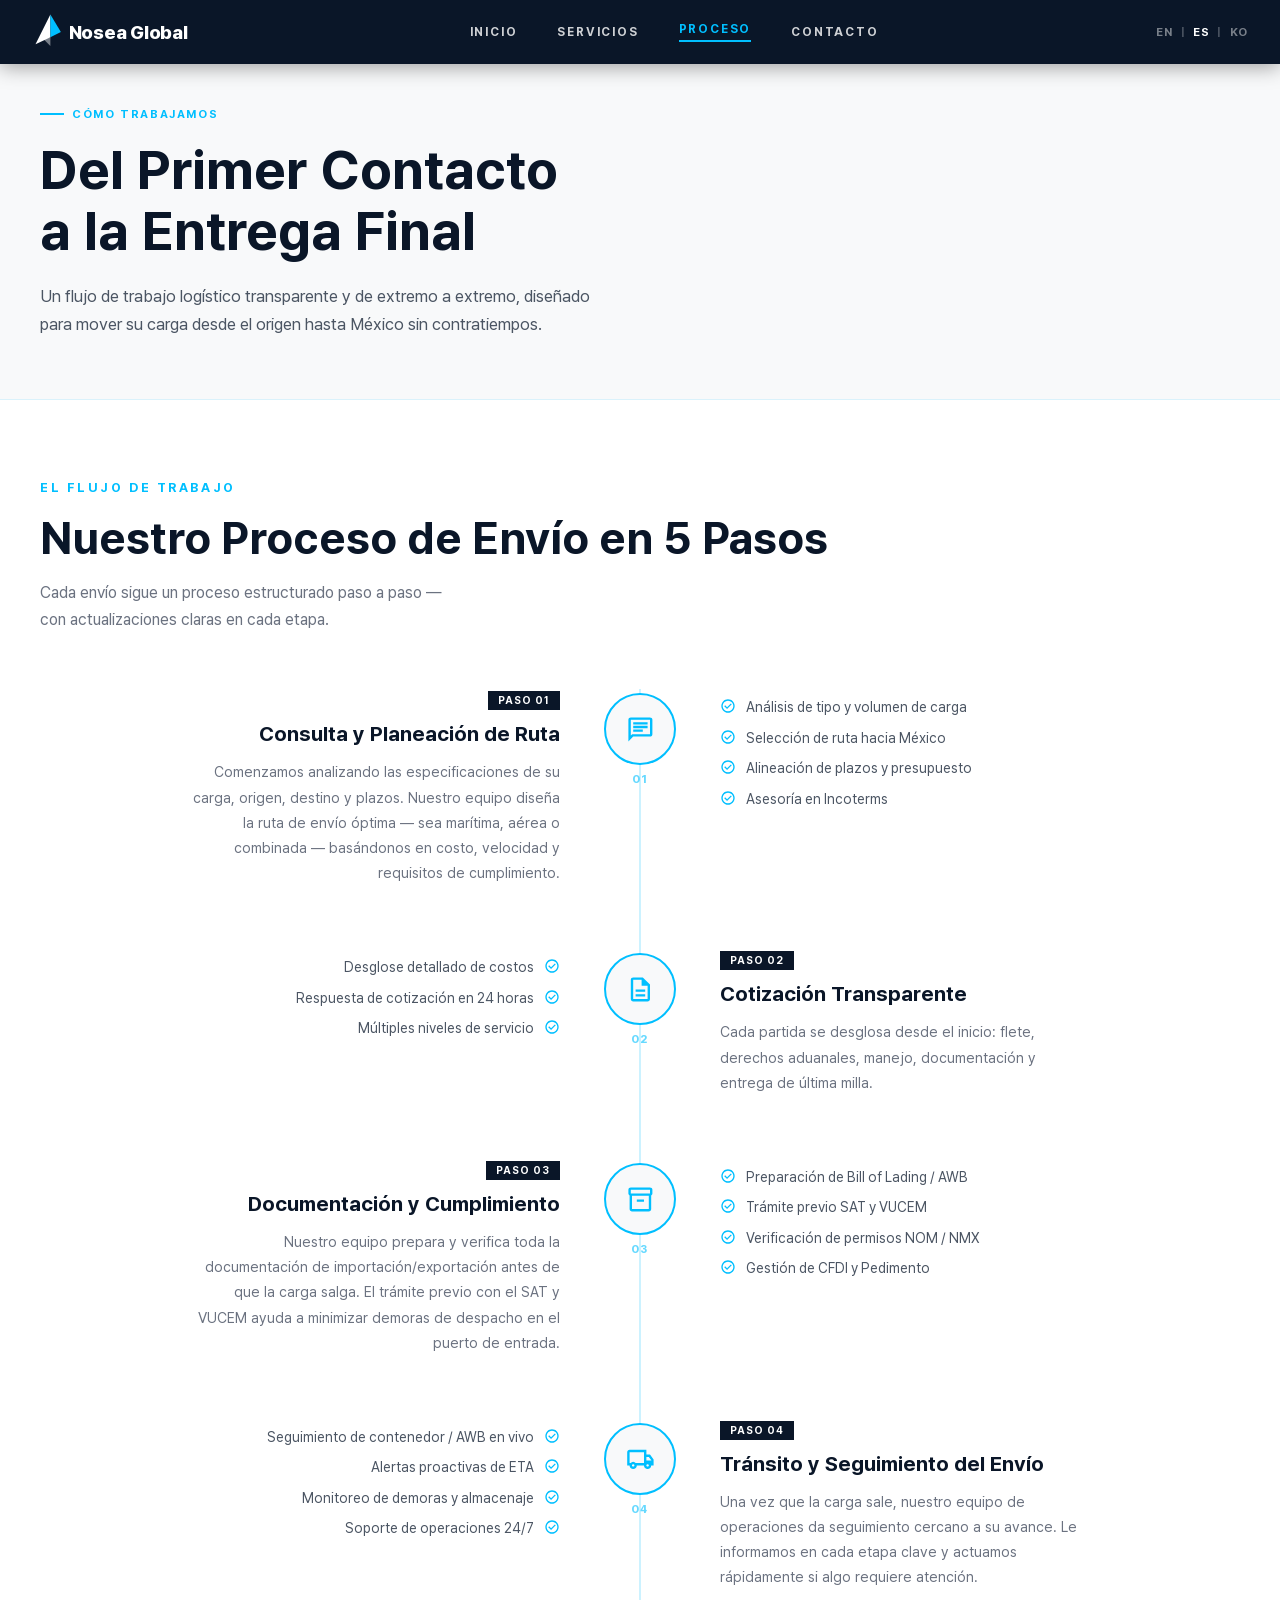
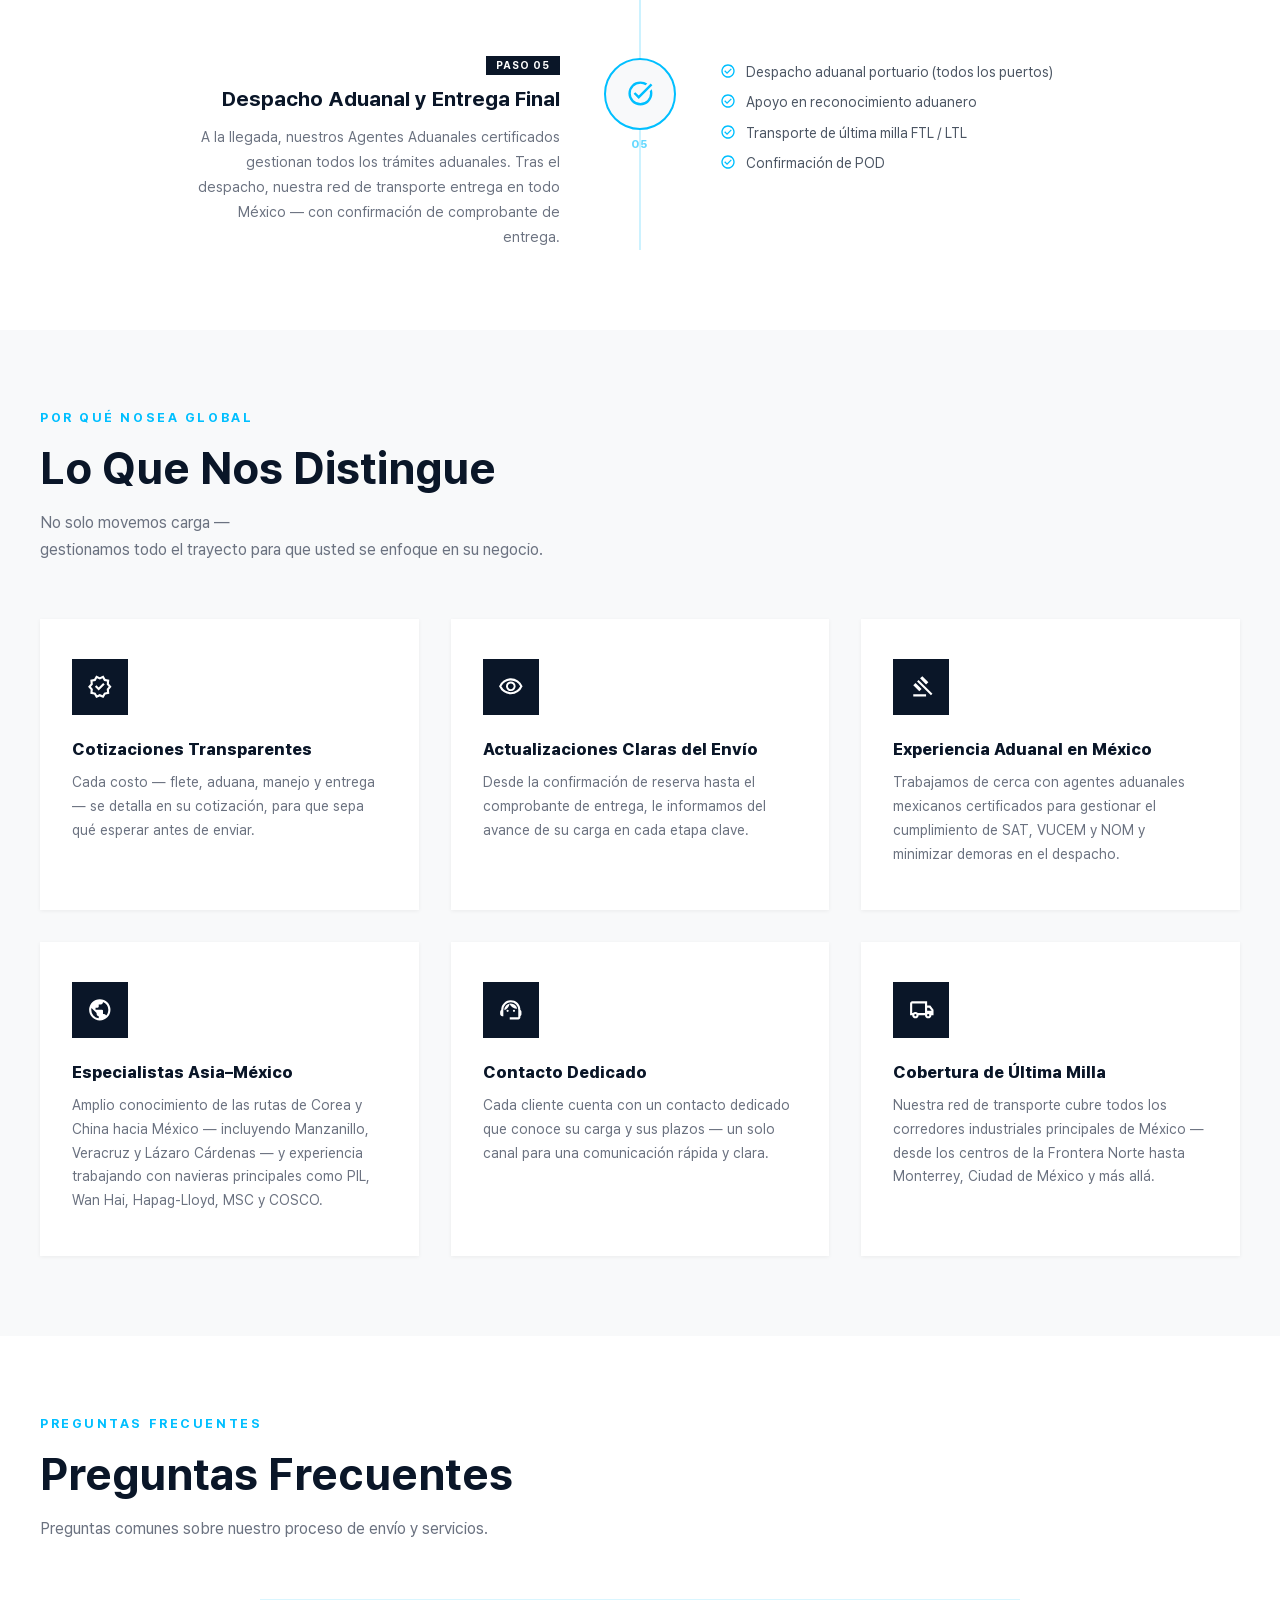
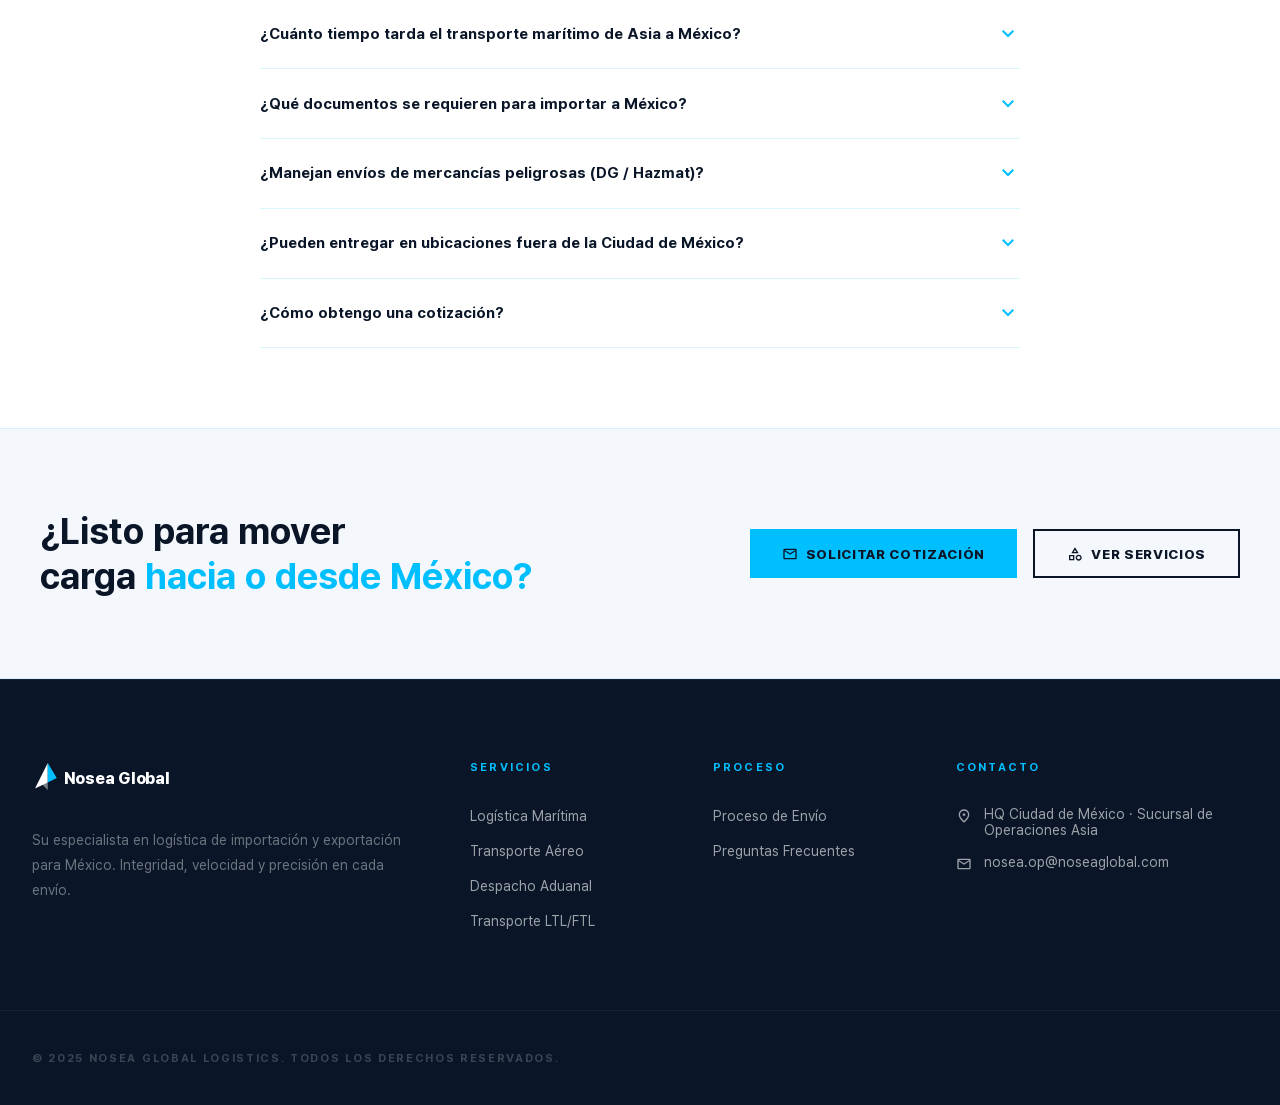
<file: process-es.html>
<!DOCTYPE html>
<html lang="es">
<head>
<meta charset="utf-8"/>
<meta name="viewport" content="width=device-width, initial-scale=1.0"/>
<link rel="icon" href="/favicon.ico" sizes="48x48"/>
<link rel="icon" href="/icon.svg" type="image/svg+xml"/>
<link rel="icon" href="/favicon-32x32.png" type="image/png" sizes="32x32"/>
<link rel="apple-touch-icon" href="/apple-touch-icon.png"/>
<title>Proceso de Envío y Despacho Aduanal en México | Nosea Global</title>
<meta name="description" content="Conozca cómo nuestro agente de carga gestiona su transporte internacional a México, desde la cotización hasta la entrega — flete marítimo, aéreo y despacho aduanal México."/>
<meta name="keywords" content="despacho aduanal México, trámite aduanal México, transporte internacional México, agente de carga México, logística México"/>
<link rel="alternate" hreflang="es" href="https://noseaglobal.com/process-es.html"/>
<link rel="alternate" hreflang="ko" href="https://noseaglobal.com/process-ko.html"/>
<link rel="alternate" hreflang="x-default" href="https://noseaglobal.com/process.html"/>
<link rel="canonical" href="https://noseaglobal.com/process-es.html"/>
<meta property="og:type" content="website"/>
<meta property="og:site_name" content="Nosea Global"/>
<meta property="og:locale" content="es_MX"/>
<meta property="og:title" content="Proceso de Envío y Despacho Aduanal en México | Nosea Global"/>
<meta property="og:description" content="Conozca cómo nuestro agente de carga gestiona su transporte internacional a México, desde la cotización hasta la entrega — flete marítimo, aéreo y despacho aduanal México."/>
<meta property="og:url" content="https://noseaglobal.com/process-es.html"/>
<meta property="og:image" content="https://images.unsplash.com/photo-1578575437130-527eed3abbec?w=1200&q=85&auto=format&fit=crop"/>
<meta property="og:image:width" content="1200"/>
<meta property="og:image:height" content="800"/>
<meta property="og:image:alt" content="Buque de carga en altamar"/>
<meta name="twitter:card" content="summary_large_image"/>
<script type="application/ld+json">
{
 "@context": "https://schema.org",
 "@graph": [
  {
   "@type": "Organization",
   "@id": "https://noseaglobal.com/#organization",
   "name": "Nosea Global",
   "alternateName": [
    "Nosea Global Logistics",
    "노세아글로벌"
   ],
   "url": "https://noseaglobal.com/",
   "logo": {
    "@type": "ImageObject",
    "@id": "https://noseaglobal.com/#logo",
    "url": "https://noseaglobal.com/images/nosea-logo-512.png",
    "contentUrl": "https://noseaglobal.com/images/nosea-logo-512.png",
    "width": 512,
    "height": 512
   },
   "email": "nosea.op@noseaglobal.com",
   "description": "Agente de carga internacional especializado en logística México: flete marítimo, transporte aéreo, despacho aduanal y distribución terrestre entre Asia y México.",
   "areaServed": [
    {
     "@type": "Country",
     "name": "Mexico"
    },
    {
     "@type": "Country",
     "name": "South Korea"
    }
   ],
   "knowsAbout": [
    "Freight forwarding",
    "Sea freight",
    "Air freight",
    "Customs brokerage",
    "Inland transportation"
   ],
   "contactPoint": {
    "@type": "ContactPoint",
    "contactType": "customer service",
    "email": "nosea.op@noseaglobal.com",
    "availableLanguage": [
     "English",
     "Spanish"
    ]
   }
  },
  {
   "@type": "WebSite",
   "@id": "https://noseaglobal.com/#website",
   "url": "https://noseaglobal.com/",
   "name": "Nosea Global",
   "inLanguage": [
    "en",
    "es",
    "ko"
   ],
   "publisher": {
    "@id": "https://noseaglobal.com/#organization"
   }
  },
  {
   "@type": "BreadcrumbList",
   "@id": "https://noseaglobal.com/process-es.html#breadcrumb",
   "itemListElement": [
    {
     "@type": "ListItem",
     "position": 1,
     "name": "Inicio",
     "item": "https://noseaglobal.com/index-es.html"
    },
    {
     "@type": "ListItem",
     "position": 2,
     "name": "Proceso",
     "item": "https://noseaglobal.com/process-es.html"
    }
   ]
  },
  {
   "@type": "FAQPage",
   "@id": "https://noseaglobal.com/process-es.html#webpage",
   "url": "https://noseaglobal.com/process-es.html",
   "name": "Proceso de Envío y Despacho Aduanal en México | Nosea Global",
   "description": "Conozca cómo nuestro agente de carga gestiona su transporte internacional a México, desde la cotización hasta la entrega — flete marítimo, aéreo y despacho aduanal México.",
   "inLanguage": "es",
   "isPartOf": {
    "@id": "https://noseaglobal.com/#website"
   },
   "breadcrumb": {
    "@id": "https://noseaglobal.com/process-es.html#breadcrumb"
   },
   "mainEntity": [
    {
     "@type": "Question",
     "name": "¿Cuánto tiempo tarda el transporte marítimo de Asia a México?",
     "acceptedAnswer": {
      "@type": "Answer",
      "text": "El tiempo de tránsito FCL es típicamente de 25–35 días desde los principales puertos de Corea y China hasta Manzanillo o Veracruz. Las consolidaciones LCL agregan 5–7 días para el llenado y procesamiento en CFS. Los tiempos de tránsito pueden variar según la naviera y la ruta — confirmaremos el calendario exacto en la etapa de cotización."
     }
    },
    {
     "@type": "Question",
     "name": "¿Qué documentos se requieren para importar a México?",
     "acceptedAnswer": {
      "@type": "Answer",
      "text": "Los documentos principales incluyen: Factura Comercial, Lista de Empaque, Bill of Lading (marítimo) o AWB (aéreo), Certificado de Origen (si aplica arancel preferencial), y certificados de cumplimiento NOM/NMX para productos regulados. Nuestro equipo aduanal prepara y revisa todo antes de la salida."
     }
    },
    {
     "@type": "Question",
     "name": "¿Manejan envíos de mercancías peligrosas (DG / Hazmat)?",
     "acceptedAnswer": {
      "@type": "Answer",
      "text": "Sí — para transporte aéreo, estamos certificados IATA para el manejo de DG. Para transporte marítimo, gestionamos mercancías peligrosas clasificadas IMO sujetas a la aceptación de la naviera y las regulaciones aplicables. Por favor declare todos los artículos DG en la etapa de consulta para planear la documentación y ruta correctas."
     }
    },
    {
     "@type": "Question",
     "name": "¿Pueden entregar en ubicaciones fuera de la Ciudad de México?",
     "acceptedAnswer": {
      "@type": "Answer",
      "text": "Por supuesto. Nuestra red de distribución terrestre cubre todo México — incluyendo centros industriales importantes como Monterrey, Guadalajara, Saltillo, Tijuana y los corredores maquiladores de la Frontera Norte. Disponemos de opciones FTL y LTL."
     }
    },
    {
     "@type": "Question",
     "name": "¿Cómo obtengo una cotización?",
     "acceptedAnswer": {
      "@type": "Answer",
      "text": "Puede solicitar una cotización a través de nuestra página de Contacto, o escribirnos directamente a nosea.op@noseaglobal.com.\nPara una cotización más rápida y precisa, incluya los siguientes datos:\n- Mercancía\n- Código HS (si está disponible)\n- Peso / Volumen\n- Origen\n- Destino\n- Calendario de envío preferido\nUna vez revisada su solicitud, le enviaremos una cotización detallada que cubre flete, aduana y costos relacionados dentro de 24 horas."
     }
    }
   ]
  }
 ]
}
</script>
<link rel="alternate" hreflang="en" href="https://noseaglobal.com/process.html"/>
<link rel="preload" href="/fonts/pretendard-1.3.9/PretendardStdVariable.subset.6.woff2" as="font" type="font/woff2" crossorigin/>
<link rel="stylesheet" href="/fonts/pretendard-1.3.9/pretendard-subset.css"/>
<style>
@property --os-scroll-percent{syntax: "<number>"; inherits: true; initial-value: 0;}@property --os-viewport-percent{syntax: "<number>"; inherits: true; initial-value: 0;}
*,*::before,*::after{box-sizing:border-box;margin:0;padding:0;}
html{scroll-behavior:smooth;}
body{font-family:'Pretendard',sans-serif;background:#fff;color:#0a1628;}
a{text-decoration:none;color:inherit;}
img{display:block;max-width:100%;}
:root{--cyan:#00BFFF;--navy:#0a1628;--surface:#f8f9fa;}
.material-symbols-outlined{display:inline-block;width:1em;height:1em;font-size:24px;line-height:1;vertical-align:middle;fill:currentColor;flex-shrink:0;}

/* ── NAV (메인과 동일) ── */
header{position:fixed;top:0;left:0;right:0;height:64px;background:var(--navy);display:flex;align-items:center;z-index:100;box-shadow:0 2px 20px rgba(0,0,0,.4);}
nav{display:flex;align-items:center;justify-content:space-between;width:100%;max-width:1536px;margin:0 auto;padding:0 2rem;}
.nav-links{display:flex;gap:2.5rem;align-items:center;}
.nav-links a{font-weight:700;font-size:.75rem;letter-spacing:.15em;text-transform:uppercase;color:rgba(255,255,255,.8);transition:color .2s;}
.nav-links a:hover,.nav-links a.active{color:var(--cyan);}
.nav-links a.active{border-bottom:2px solid var(--cyan);padding-bottom:4px;}
.btn-quote{background:var(--cyan);color:var(--navy);padding:.5rem 1.5rem;font-weight:700;font-size:.75rem;letter-spacing:.05em;text-transform:uppercase;transition:filter .2s;white-space:nowrap;}
.btn-quote:hover{filter:brightness(1.1);}
.lang-switch{display:flex;align-items:center;gap:.5rem;font-size:.72rem;font-weight:700;letter-spacing:.05em;color:rgba(255,255,255,.45);margin-left:1.5rem;}
.lang-switch a{color:inherit;transition:color .2s;}
.lang-switch a.active{color:#fff;}
.lang-switch a:hover{color:var(--cyan);}
.lang-switch .lang-sep{color:rgba(255,255,255,.25);}
.nav-hamburger{display:none;flex-direction:column;justify-content:center;align-items:center;width:40px;height:40px;cursor:pointer;gap:5px;background:none;border:none;padding:0;margin-left:12px;}
.nav-hamburger span{display:block;width:22px;height:2px;background:#fff;border-radius:2px;transition:transform .3s,opacity .3s;}
.nav-hamburger.open span:nth-child(1){transform:translateY(7px) rotate(45deg);}
.nav-hamburger.open span:nth-child(2){opacity:0;}
.nav-hamburger.open span:nth-child(3){transform:translateY(-7px) rotate(-45deg);}
.nav-drawer{display:none;position:fixed;top:64px;left:0;right:0;z-index:99;background:rgba(10,22,40,0.98);backdrop-filter:blur(16px);border-bottom:1px solid rgba(255,255,255,.08);flex-direction:column;padding:8px 0 20px;}
.nav-drawer.open{display:flex;}
.nav-drawer a{display:block;padding:14px 24px;font-size:.95rem;font-weight:600;color:rgba(255,255,255,.7);text-decoration:none;border-bottom:1px solid rgba(255,255,255,.05);transition:color .2s,background .2s;}
.nav-drawer a:last-child{border-bottom:none;}
.nav-drawer a:hover,.nav-drawer a.active{color:var(--cyan);background:rgba(0,191,255,.05);}
.nav-drawer .drawer-cta{margin:12px 24px 0;display:inline-flex;align-items:center;justify-content:center;gap:8px;background:var(--cyan);color:var(--navy);font-weight:700;font-size:.82rem;letter-spacing:.06em;text-transform:uppercase;padding:13px 20px;text-decoration:none;}
.nav-drawer .drawer-lang{display:flex;align-items:center;gap:8px;padding:14px 24px 0;font-size:.78rem;font-weight:700;letter-spacing:.05em;color:rgba(255,255,255,.45);}
.nav-drawer .drawer-lang a{color:rgba(255,255,255,.6);}
.nav-drawer .drawer-lang a.active{color:var(--cyan);}
@media(max-width:768px){.nav-links{display:none;}.btn-quote{display:none;}.nav-hamburger{display:flex;}nav{padding:0 1.25rem;}}

/* ── PAGE HERO ── */
.page-hero{background:var(--surface);border-bottom:1px solid rgba(0,191,255,.12);padding:100px 2rem 60px;}
.page-hero-inner{max-width:1200px;margin:0 auto;}
.eyebrow{display:inline-flex;align-items:center;gap:8px;font-size:.72rem;font-weight:700;letter-spacing:.14em;text-transform:uppercase;color:var(--cyan);margin-bottom:18px;}
.eyebrow::before{content:'';display:block;width:24px;height:2px;background:var(--cyan);}
.page-hero h1{font-family:'Pretendard',sans-serif;font-size:clamp(2.2rem,4.5vw,3.4rem);line-height:1.13;color:var(--navy);max-width:640px;margin-bottom:20px;}
.page-hero p{font-size:1.05rem;line-height:1.7;color:#4b5563;max-width:560px;}

/* ── SECTION BASE ── */
section{padding:5rem 2rem;}
.container{max-width:1200px;margin:0 auto;}
.section-label{color:var(--cyan);font-weight:700;letter-spacing:.2em;font-size:.8rem;text-transform:uppercase;display:block;margin-bottom:1rem;}
.section-title{font-family:'Pretendard',sans-serif;font-size:clamp(2rem,4vw,2.8rem);font-weight:700;color:var(--navy);margin-bottom:14px;}
.section-sub{font-size:1rem;color:#6b7280;line-height:1.7;max-width:540px;margin-bottom:3.5rem;}

/* ── TIMELINE (메인 5단계 확장) ── */
.timeline-section{background:#fff;}
.timeline{position:relative;max-width:900px;margin:0 auto;}
/* 세로 중앙선 */
.timeline::before{
  content:'';position:absolute;
  left:50%;top:0;bottom:0;
  width:2px;background:rgba(0,191,255,.2);
  transform:translateX(-50%);
  z-index:0;
}
.tl-item{
  display:grid;
  grid-template-columns:1fr 80px 1fr;
  gap:0;
  align-items:start;
  margin-bottom:4rem;
  position:relative;
}
.tl-item:last-child{margin-bottom:0;}
/* 홀수(왼쪽) / 짝수(오른쪽) 교차 배치 */
.tl-item:nth-child(odd) .tl-content{grid-column:1;text-align:right;padding-right:2.5rem;}
.tl-item:nth-child(odd) .tl-node{grid-column:2;}
.tl-item:nth-child(odd) .tl-detail{grid-column:3;padding-left:2.5rem;}
.tl-item:nth-child(even) .tl-content{grid-column:3;grid-row:1;text-align:left;padding-left:2.5rem;}
.tl-item:nth-child(even) .tl-node{grid-column:2;grid-row:1;}
.tl-item:nth-child(even) .tl-detail{grid-column:1;grid-row:1;text-align:right;padding-right:2.5rem;}

/* 노드(중앙 원) */
.tl-node{
  display:flex;flex-direction:column;align-items:center;
  z-index:1;padding-top:.25rem;
}
.tl-circle{
  width:72px;height:72px;border-radius:50%;
  background:var(--surface);
  display:flex;align-items:center;justify-content:center;
  border:2px solid var(--cyan);
  flex-shrink:0;
  transition:background .3s;
  cursor:default;
}
.tl-circle:hover{background:var(--cyan);}
.tl-circle:hover .material-symbols-outlined{color:var(--navy);}
.tl-circle .material-symbols-outlined{font-size:1.8rem;color:var(--cyan);transition:color .3s;}
.tl-step-num{
  font-size:.68rem;font-weight:800;letter-spacing:.12em;
  text-transform:uppercase;color:rgba(0,191,255,.6);
  margin-top:.5rem;
}

/* 콘텐츠 박스 */
.tl-content{}
.tl-content .step-tag{
  display:inline-block;
  background:var(--navy);color:#fff;
  font-size:.65rem;font-weight:700;letter-spacing:.1em;text-transform:uppercase;
  padding:3px 10px;margin-bottom:.75rem;
}
.tl-content h3{
  font-family:'Pretendard',sans-serif;
  font-size:1.3rem;font-weight:700;color:var(--navy);
  margin-bottom:.75rem;line-height:1.2;
}
.tl-content p{
  font-size:.9rem;color:#6b7280;line-height:1.75;
}
.tl-detail{
  padding-top:.5rem;
}
.tl-bullets{list-style:none;display:flex;flex-direction:column;gap:.6rem;}
.tl-bullets li{
  display:flex;align-items:flex-start;gap:.6rem;
  font-size:.87rem;color:#4b5563;line-height:1.5;
}
.tl-item:nth-child(even) .tl-bullets li{flex-direction:row-reverse;}
.tl-bullets li .material-symbols-outlined{font-size:16px;color:var(--cyan);flex-shrink:0;margin-top:1px;}

/* ── FAQ / WHY US ── */
.why-section{background:var(--surface);}
.why-grid{display:grid;grid-template-columns:repeat(3,1fr);gap:2rem;}
.why-card{
  background:#fff;padding:2.5rem 2rem;
  border-bottom:3px solid transparent;
  box-shadow:0 1px 4px rgba(0,0,0,.06);
  transition:border-color .3s,transform .3s;
}
.why-card:hover{border-color:var(--cyan);transform:translateY(-4px);}
.why-icon{
  width:56px;height:56px;background:var(--navy);
  display:flex;align-items:center;justify-content:center;
  margin-bottom:1.5rem;
}
.why-icon .material-symbols-outlined{font-size:1.6rem;color:#fff;}
.why-card h4{font-size:1.05rem;font-weight:800;color:var(--navy);margin-bottom:.75rem;}
.why-card p{font-size:.88rem;color:#6b7280;line-height:1.7;}

/* ── FAQ ── */
.faq-section{background:#fff;}
.faq-list{max-width:760px;margin:0 auto;display:flex;flex-direction:column;gap:0;}
.faq-item{border-bottom:1px solid rgba(0,191,255,.15);}
.faq-item:first-child{border-top:1px solid rgba(0,191,255,.15);}
.faq-q{
  display:flex;justify-content:space-between;align-items:center;
  padding:1.4rem 0;cursor:pointer;
  font-weight:700;font-size:.95rem;color:var(--navy);
  user-select:none;gap:1rem;
}
.faq-q .material-symbols-outlined{flex-shrink:0;color:var(--cyan);transition:transform .3s;}
.faq-item.open .faq-q .material-symbols-outlined{transform:rotate(180deg);}
.faq-a{
  max-height:0;overflow:hidden;
  transition:max-height .35s ease,padding .25s;
  font-size:.9rem;color:#6b7280;line-height:1.75;
}
.faq-a a{color:var(--cyan);text-decoration:underline;}
.faq-a ul{list-style:disc;margin:.5rem 0 .75rem 1.25rem;}
.faq-item.open .faq-a{max-height:560px;padding-bottom:1.25rem;}

/* ── CTA ── */
.cta-section{background:#f4f7fb;border-top:1px solid rgba(0,191,255,0.12);border-bottom:1px solid rgba(0,191,255,0.12);}
.cta-inner{display:flex;align-items:center;justify-content:space-between;gap:2.5rem;}
.cta-inner h2{font-family:'Pretendard',sans-serif;font-size:clamp(1.6rem,3vw,2.3rem);color:var(--navy);max-width:500px;line-height:1.2;}
.cta-inner h2 em{font-style:normal;color:var(--cyan);}
.cta-btns{display:flex;gap:1rem;flex-shrink:0;}
.btn-primary{background:var(--cyan);color:var(--navy);padding:.9rem 2rem;font-weight:800;font-size:.85rem;text-transform:uppercase;letter-spacing:.05em;transition:filter .2s,transform .2s;display:inline-flex;align-items:center;gap:.5rem;}
.btn-primary:hover{filter:brightness(1.1);transform:translateY(-2px);}
.btn-outline-light{border:2px solid var(--navy);color:var(--navy);padding:.9rem 2rem;font-weight:800;font-size:.85rem;text-transform:uppercase;letter-spacing:.05em;transition:border-color .2s,color .2s,background .2s;display:inline-flex;align-items:center;gap:.5rem;background:transparent;}
.btn-outline-light:hover{background:var(--navy);color:#fff;}

/* ── FOOTER (메인과 동일) ── */
footer{background:var(--navy);border-top:1px solid rgba(255,255,255,.05);color:#fff;}
.footer-grid{display:grid;gap:3rem;grid-template-columns:2fr 1fr 1fr 1.5fr;padding:5rem 2rem;max-width:1536px;margin:0 auto;}
.footer-logo{display:flex;align-items:center;gap:.75rem;margin-bottom:2rem;}
.footer-desc{color:rgba(255,255,255,.4);font-size:.875rem;line-height:1.8;}
.footer-col h5{color:var(--cyan);font-weight:700;font-size:.7rem;letter-spacing:.2em;text-transform:uppercase;margin-bottom:2rem;}
.footer-col ul{list-style:none;display:flex;flex-direction:column;gap:1rem;}
.footer-col ul li a{color:rgba(255,255,255,.6);font-size:.875rem;transition:color .2s;}
.footer-col ul li a:hover{color:var(--cyan);}
.footer-contact-item{display:flex;align-items:flex-start;gap:.75rem;margin-bottom:1rem;color:rgba(255,255,255,.6);font-size:.875rem;}
.footer-contact-item .material-symbols-outlined{font-size:1rem;margin-top:2px;flex-shrink:0;}
.footer-bottom{max-width:1536px;margin:0 auto;padding:2.5rem 2rem;border-top:1px solid rgba(255,255,255,.05);display:flex;justify-content:space-between;align-items:center;flex-wrap:wrap;gap:1rem;font-size:.7rem;color:rgba(255,255,255,.2);font-weight:700;letter-spacing:.15em;text-transform:uppercase;}
.footer-bottom a{color:inherit;transition:color .2s;}
.footer-bottom a:hover{color:#fff;}
.footer-legal{display:flex;gap:2rem;}

/* ── RESPONSIVE ── */
@media(max-width:1024px){
  .why-grid{grid-template-columns:repeat(2,1fr);}
}
@media(max-width:768px){
  .nav-links{display:none;}.btn-quote{display:none;}.nav-hamburger{display:flex;}
  .page-hero{padding:88px 1.25rem 48px;}
  section{padding:3.5rem 1.25rem;}
  /* 타임라인 → 세로 단일 컬럼 */
  .timeline::before{left:28px;transform:none;}
  .tl-item{grid-template-columns:56px 1fr;gap:0 1.25rem;}
  .tl-item:nth-child(odd) .tl-content,
  .tl-item:nth-child(even) .tl-content{grid-column:2;grid-row:1;text-align:left;padding:0;}
  .tl-item:nth-child(odd) .tl-node,
  .tl-item:nth-child(even) .tl-node{grid-column:1;grid-row:1 / 3;padding-top:0;}
  .tl-item:nth-child(odd) .tl-detail,
  .tl-item:nth-child(even) .tl-detail{grid-column:2;grid-row:2;text-align:left;padding:0;margin-top:.75rem;}
  .tl-circle{width:52px;height:52px;}
  .tl-circle .material-symbols-outlined{font-size:1.4rem;}
  .tl-content h3{font-size:1.1rem;}
  .tl-item:nth-child(even) .tl-bullets li{flex-direction:row;}
  .tl-item{margin-bottom:2.5rem;}
  /* Why us */
  .why-grid{grid-template-columns:1fr;}
  /* CTA */
  .cta-inner{flex-direction:column;align-items:flex-start;}
  .cta-btns{flex-direction:column;width:100%;}
  .btn-primary,.btn-outline-light{justify-content:center;}
  /* footer */
  .footer-grid{grid-template-columns:1fr;gap:2rem;padding:3rem 1.25rem;}
  .footer-bottom{flex-direction:column;align-items:flex-start;gap:.5rem;padding:1.5rem 1.25rem;}
}
@media(max-width:480px){
  .page-hero{padding:84px 1rem 40px;}
  section{padding:3rem 1rem;}
  .timeline::before{left:24px;}
  .tl-item{grid-template-columns:48px 1fr;}
  .tl-circle{width:44px;height:44px;}
  .tl-circle .material-symbols-outlined{font-size:1.2rem;}
  .tl-step-num{font-size:.6rem;}
  .footer-grid{padding:2.5rem 1rem;}
  .footer-bottom{padding:1.25rem 1rem;}
}
</style>
<!-- Google tag (gtag.js) - GA4 -->
<script async src="https://www.googletagmanager.com/gtag/js?id=G-B38WF4MDHT"></script>
<script>
window.dataLayer=window.dataLayer||[];
function gtag(){dataLayer.push(arguments);}
gtag('js',new Date());
gtag('config','G-B38WF4MDHT');
// Track email links and "Get a Quote" CTAs across the site
document.addEventListener('click',function(e){
  var a=e.target.closest&&e.target.closest('a[href]');
  if(!a) return;
  var h=a.getAttribute('href')||'';
  var loc=a.closest('footer')?'footer':(a.closest('header,.nav-drawer')?'nav':'content');
  if(h.indexOf('mailto:')===0){
    gtag('event','email_click',{link_location:loc});
  }else if(/^contact(-es|-ko)?\.html/.test(h)&&!/contact(-es|-ko)?\.html$/.test(location.pathname)){
    gtag('event','quote_cta_click',{link_location:loc,link_text:a.textContent.trim().slice(0,50)});
  }
},true);
</script>
</head>
<body>
<svg xmlns="http://www.w3.org/2000/svg" style="position:absolute;width:0;height:0;overflow:hidden" aria-hidden="true" focusable="false"><symbol id="i-category" viewBox="0 -960 960 960"><path d="m260-520 220-360 220 360H260ZM700-80q-75 0-127.5-52.5T520-260q0-75 52.5-127.5T700-440q75 0 127.5 52.5T880-260q0 75-52.5 127.5T700-80Zm-580-20v-320h320v320H120Zm580-60q42 0 71-29t29-71q0-42-29-71t-71-29q-42 0-71 29t-29 71q0 42 29 71t71 29Zm-500-20h160v-160H200v160Zm202-420h156l-78-126-78 126Zm78 0ZM360-340Zm340 80Z"/></symbol><symbol id="i-chat" viewBox="0 -960 960 960"><path d="M240-400h320v-80H240v80Zm0-120h480v-80H240v80Zm0-120h480v-80H240v80ZM80-80v-720q0-33 23.5-56.5T160-880h640q33 0 56.5 23.5T880-800v480q0 33-23.5 56.5T800-240H240L80-80Zm126-240h594v-480H160v525l46-45Zm-46 0v-480 480Z"/></symbol><symbol id="i-check_circle" viewBox="0 -960 960 960"><path d="m424-296 282-282-56-56-226 226-114-114-56 56 170 170Zm56 216q-83 0-156-31.5T197-197q-54-54-85.5-127T80-480q0-83 31.5-156T197-763q54-54 127-85.5T480-880q83 0 156 31.5T763-763q54 54 85.5 127T880-480q0 83-31.5 156T763-197q-54 54-127 85.5T480-80Zm0-80q134 0 227-93t93-227q0-134-93-227t-227-93q-134 0-227 93t-93 227q0 134 93 227t227 93Zm0-320Z"/></symbol><symbol id="i-description" viewBox="0 -960 960 960"><path d="M320-240h320v-80H320v80Zm0-160h320v-80H320v80ZM240-80q-33 0-56.5-23.5T160-160v-640q0-33 23.5-56.5T240-880h320l240 240v480q0 33-23.5 56.5T720-80H240Zm280-520v-200H240v640h480v-440H520ZM240-800v200-200 640-640Z"/></symbol><symbol id="i-expand_more" viewBox="0 -960 960 960"><path d="M480-345 240-585l56-56 184 184 184-184 56 56-240 240Z"/></symbol><symbol id="i-gavel" viewBox="0 -960 960 960"><path d="M160-120v-80h480v80H160Zm226-194L160-540l84-86 228 226-86 86Zm254-254L414-796l86-84 226 226-86 86Zm184 408L302-682l56-56 522 522-56 56Z"/></symbol><symbol id="i-inventory_2" viewBox="0 -960 960 960"><path d="M200-80q-33 0-56.5-23.5T120-160v-451q-18-11-29-28.5T80-680v-120q0-33 23.5-56.5T160-880h640q33 0 56.5 23.5T880-800v120q0 23-11 40.5T840-611v451q0 33-23.5 56.5T760-80H200Zm0-520v440h560v-440H200Zm-40-80h640v-120H160v120Zm200 280h240v-80H360v80Zm120 20Z"/></symbol><symbol id="i-local_shipping" viewBox="0 -960 960 960"><path d="M155-195q-35-35-35-85H40v-440q0-33 23.5-56.5T120-800h560v160h120l120 160v200h-80q0 50-35 85t-85 35q-50 0-85-35t-35-85H360q0 50-35 85t-85 35q-50 0-85-35Zm113.5-56.5Q280-263 280-280t-11.5-28.5Q257-320 240-320t-28.5 11.5Q200-297 200-280t11.5 28.5Q223-240 240-240t28.5-11.5ZM120-360h32q17-18 39-29t49-11q27 0 49 11t39 29h272v-360H120v360Zm628.5 108.5Q760-263 760-280t-11.5-28.5Q737-320 720-320t-28.5 11.5Q680-297 680-280t11.5 28.5Q703-240 720-240t28.5-11.5ZM680-440h170l-90-120h-80v120ZM360-540Z"/></symbol><symbol id="i-location_on" viewBox="0 -960 960 960"><path d="M536.5-503.5Q560-527 560-560t-23.5-56.5Q513-640 480-640t-56.5 23.5Q400-593 400-560t23.5 56.5Q447-480 480-480t56.5-23.5ZM480-186q122-112 181-203.5T720-552q0-109-69.5-178.5T480-800q-101 0-170.5 69.5T240-552q0 71 59 162.5T480-186Zm0 106Q319-217 239.5-334.5T160-552q0-150 96.5-239T480-880q127 0 223.5 89T800-552q0 100-79.5 217.5T480-80Zm0-480Z"/></symbol><symbol id="i-mail" viewBox="0 -960 960 960"><path d="M160-160q-33 0-56.5-23.5T80-240v-480q0-33 23.5-56.5T160-800h640q33 0 56.5 23.5T880-720v480q0 33-23.5 56.5T800-160H160Zm320-280L160-640v400h640v-400L480-440Zm0-80 320-200H160l320 200ZM160-640v-80 480-400Z"/></symbol><symbol id="i-public" viewBox="0 -960 960 960"><path d="M324-111.5Q251-143 197-197t-85.5-127Q80-397 80-480t31.5-156Q143-709 197-763t127-85.5Q397-880 480-880t156 31.5Q709-817 763-763t85.5 127Q880-563 880-480t-31.5 156Q817-251 763-197t-127 85.5Q563-80 480-80t-156-31.5ZM440-162v-78q-33 0-56.5-23.5T360-320v-40L168-552q-3 18-5.5 36t-2.5 36q0 121 79.5 212T440-162Zm276-102q41-45 62.5-100.5T800-480q0-98-54.5-179T600-776v16q0 33-23.5 56.5T520-680h-80v80q0 17-11.5 28.5T400-560h-80v80h240q17 0 28.5 11.5T600-440v120h40q26 0 47 15.5t29 40.5Z"/></symbol><symbol id="i-support_agent" viewBox="0 -960 960 960"><path d="M440-120v-80h320v-284q0-117-81.5-198.5T480-764q-117 0-198.5 81.5T200-484v244h-40q-33 0-56.5-23.5T80-320v-80q0-21 10.5-39.5T120-469l3-53q8-68 39.5-126t79-101q47.5-43 109-67T480-840q68 0 129 24t109 66.5Q766-707 797-649t40 126l3 52q19 9 29.5 27t10.5 38v92q0 20-10.5 38T840-249v49q0 33-23.5 56.5T760-120H440ZM331.5-411.5Q320-423 320-440t11.5-28.5Q343-480 360-480t28.5 11.5Q400-457 400-440t-11.5 28.5Q377-400 360-400t-28.5-11.5Zm240 0Q560-423 560-440t11.5-28.5Q583-480 600-480t28.5 11.5Q640-457 640-440t-11.5 28.5Q617-400 600-400t-28.5-11.5ZM241-462q-7-106 64-182t177-76q89 0 156.5 56.5T720-519q-91-1-167.5-49T435-698q-16 80-67.5 142.5T241-462Z"/></symbol><symbol id="i-task_alt" viewBox="0 -960 960 960"><path d="M480-80q-83 0-156-31.5T197-197q-54-54-85.5-127T80-480q0-83 31.5-156T197-763q54-54 127-85.5T480-880q65 0 123 19t107 53l-58 59q-38-24-81-37.5T480-800q-133 0-226.5 93.5T160-480q0 133 93.5 226.5T480-160q133 0 226.5-93.5T800-480q0-18-2-36t-6-35l65-65q11 32 17 66t6 70q0 83-31.5 156T763-197q-54 54-127 85.5T480-80Zm-56-216L254-466l56-56 114 114 400-401 56 56-456 457Z"/></symbol><symbol id="i-verified" viewBox="0 -960 960 960"><path d="m344-60-76-128-144-32 14-148-98-112 98-112-14-148 144-32 76-128 136 58 136-58 76 128 144 32-14 148 98 112-98 112 14 148-144 32-76 128-136-58-136 58Zm34-102 102-44 104 44 56-96 110-26-10-112 74-84-74-86 10-112-110-24-58-96-102 44-104-44-56 96-110 24 10 112-74 86 74 84-10 114 110 24 58 96Zm102-318Zm-42 142 226-226-56-58-170 170-86-84-56 56 142 142Z"/></symbol><symbol id="i-visibility" viewBox="0 -960 960 960"><path d="M607.5-372.5Q660-425 660-500t-52.5-127.5Q555-680 480-680t-127.5 52.5Q300-575 300-500t52.5 127.5Q405-320 480-320t127.5-52.5Zm-204-51Q372-455 372-500t31.5-76.5Q435-608 480-608t76.5 31.5Q588-545 588-500t-31.5 76.5Q525-392 480-392t-76.5-31.5ZM214-281.5Q94-363 40-500q54-137 174-218.5T480-800q146 0 266 81.5T920-500q-54 137-174 218.5T480-200q-146 0-266-81.5ZM480-500Zm207.5 160.5Q782-399 832-500q-50-101-144.5-160.5T480-720q-113 0-207.5 59.5T128-500q50 101 144.5 160.5T480-280q113 0 207.5-59.5Z"/></symbol></svg>

<!-- HEADER -->
<header>
  <nav>
    <a href="index-es.html" style="display:inline-flex;align-items:center;" aria-label="Nosea Global - Inicio">
      <svg viewBox="0 0 210 48" style="height:42px;width:auto;display:block;" aria-label="Nosea Global" xmlns="http://www.w3.org/2000/svg"><path d="M21 4 L4 38 L21 30 Z" fill="#ffffff"/><path d="M21 4 L21 30 L33 24 Z" fill="#00BFFF"/><path d="M13 32 L21 30 L21 40 Z" fill="#ffffff" fill-opacity="0.45"/><text x="42" y="32" font-family="Pretendard, Arial, sans-serif" font-size="22" font-weight="800" letter-spacing="-0.3" fill="#ffffff">Nosea Global</text></svg>
    </a>
    <div class="nav-links">
      <a href="index-es.html">Inicio</a>
      <a href="services-es.html">Servicios</a>
      <a href="process-es.html" class="active">Proceso</a>
      <a href="contact-es.html">Contacto</a>
    </div>
    <div class="lang-switch">
      <a href="process.html">EN</a>
      <span class="lang-sep">|</span>
      <a href="process-es.html" class="active">ES</a><span class="lang-sep">|</span><a href="process-ko.html">KO</a>
    </div>
    <button class="nav-hamburger" id="hamburger" aria-label="Abrir o cerrar menú">
      <span></span><span></span><span></span>
    </button>
  </nav>
</header>

<div class="nav-drawer" id="navDrawer">
  <a href="index-es.html">Inicio</a>
  <a href="services-es.html">Servicios</a>
  <a href="process-es.html" class="active">Proceso</a>
  <a href="contact-es.html">Contacto</a>
  <a href="contact-es.html" class="drawer-cta">Solicitar Cotización</a>
  <div class="drawer-lang"><a href="process.html">EN</a><span class="lang-sep">|</span><a href="process-es.html" class="active">ES</a><span class="lang-sep">|</span><a href="process-ko.html">KO</a></div>
</div>

<!-- PAGE HERO -->
<div class="page-hero">
  <div class="page-hero-inner">
    <div class="eyebrow">Cómo Trabajamos</div>
    <h1>Del Primer Contacto<br>a la Entrega Final</h1>
    <p>Un flujo de trabajo logístico transparente y de extremo a extremo, diseñado para mover su carga desde el origen hasta México sin contratiempos.</p>
  </div>
</div>

<!-- TIMELINE -->
<section class="timeline-section" id="timeline">
  <div class="container">
    <span class="section-label">El Flujo de Trabajo</span>
    <h2 class="section-title">Nuestro Proceso de Envío en 5 Pasos</h2>
    <p class="section-sub">Cada envío sigue un proceso estructurado paso a paso —<br>con actualizaciones claras en cada etapa.</p>

    <div class="timeline">

      <!-- STEP 01 -->
      <div class="tl-item">
        <div class="tl-content">
          <span class="step-tag">Paso 01</span>
          <h3>Consulta y Planeación de Ruta</h3>
          <p>Comenzamos analizando las especificaciones de su carga, origen, destino y plazos. Nuestro equipo diseña la ruta de envío óptima — sea marítima, aérea o combinada — basándonos en costo, velocidad y requisitos de cumplimiento.</p>
        </div>
        <div class="tl-node">
          <div class="tl-circle"><svg class="material-symbols-outlined" aria-hidden="true" focusable="false"><use href="#i-chat"/></svg></div>
          <span class="tl-step-num">01</span>
        </div>
        <div class="tl-detail">
          <ul class="tl-bullets">
            <li><svg class="material-symbols-outlined" aria-hidden="true" focusable="false"><use href="#i-check_circle"/></svg> Análisis de tipo y volumen de carga</li>
            <li><svg class="material-symbols-outlined" aria-hidden="true" focusable="false"><use href="#i-check_circle"/></svg> Selección de ruta hacia México</li>
            <li><svg class="material-symbols-outlined" aria-hidden="true" focusable="false"><use href="#i-check_circle"/></svg> Alineación de plazos y presupuesto</li>
            <li><svg class="material-symbols-outlined" aria-hidden="true" focusable="false"><use href="#i-check_circle"/></svg> Asesoría en Incoterms</li>
          </ul>
        </div>
      </div>

      <!-- STEP 02 -->
      <div class="tl-item">
        <div class="tl-content">
          <span class="step-tag">Paso 02</span>
          <h3>Cotización Transparente</h3>
          <p>Cada partida se desglosa desde el inicio: flete, derechos aduanales, manejo, documentación y entrega de última milla.</p>
        </div>
        <div class="tl-node">
          <div class="tl-circle"><svg class="material-symbols-outlined" aria-hidden="true" focusable="false"><use href="#i-description"/></svg></div>
          <span class="tl-step-num">02</span>
        </div>
        <div class="tl-detail">
          <ul class="tl-bullets">
            <li><svg class="material-symbols-outlined" aria-hidden="true" focusable="false"><use href="#i-check_circle"/></svg> Desglose detallado de costos</li>
            <li><svg class="material-symbols-outlined" aria-hidden="true" focusable="false"><use href="#i-check_circle"/></svg> Respuesta de cotización en 24 horas</li>
            <li><svg class="material-symbols-outlined" aria-hidden="true" focusable="false"><use href="#i-check_circle"/></svg> Múltiples niveles de servicio</li>
          </ul>
        </div>
      </div>

      <!-- STEP 03 -->
      <div class="tl-item">
        <div class="tl-content">
          <span class="step-tag">Paso 03</span>
          <h3>Documentación y Cumplimiento</h3>
          <p>Nuestro equipo prepara y verifica toda la documentación de importación/exportación antes de que la carga salga. El trámite previo con el SAT y VUCEM ayuda a minimizar demoras de despacho en el puerto de entrada.</p>
        </div>
        <div class="tl-node">
          <div class="tl-circle"><svg class="material-symbols-outlined" aria-hidden="true" focusable="false"><use href="#i-inventory_2"/></svg></div>
          <span class="tl-step-num">03</span>
        </div>
        <div class="tl-detail">
          <ul class="tl-bullets">
            <li><svg class="material-symbols-outlined" aria-hidden="true" focusable="false"><use href="#i-check_circle"/></svg> Preparación de Bill of Lading / AWB</li>
            <li><svg class="material-symbols-outlined" aria-hidden="true" focusable="false"><use href="#i-check_circle"/></svg> Trámite previo SAT y VUCEM</li>
            <li><svg class="material-symbols-outlined" aria-hidden="true" focusable="false"><use href="#i-check_circle"/></svg> Verificación de permisos NOM / NMX</li>
            <li><svg class="material-symbols-outlined" aria-hidden="true" focusable="false"><use href="#i-check_circle"/></svg> Gestión de CFDI y Pedimento</li>
          </ul>
        </div>
      </div>

      <!-- STEP 04 -->
      <div class="tl-item">
        <div class="tl-content">
          <span class="step-tag">Paso 04</span>
          <h3>Tránsito y Seguimiento del Envío</h3>
          <p>Una vez que la carga sale, nuestro equipo de operaciones da seguimiento cercano a su avance. Le informamos en cada etapa clave y actuamos rápidamente si algo requiere atención.</p>
        </div>
        <div class="tl-node">
          <div class="tl-circle"><svg class="material-symbols-outlined" aria-hidden="true" focusable="false"><use href="#i-local_shipping"/></svg></div>
          <span class="tl-step-num">04</span>
        </div>
        <div class="tl-detail">
          <ul class="tl-bullets">
            <li><svg class="material-symbols-outlined" aria-hidden="true" focusable="false"><use href="#i-check_circle"/></svg> Seguimiento de contenedor / AWB en vivo</li>
            <li><svg class="material-symbols-outlined" aria-hidden="true" focusable="false"><use href="#i-check_circle"/></svg> Alertas proactivas de ETA</li>
            <li><svg class="material-symbols-outlined" aria-hidden="true" focusable="false"><use href="#i-check_circle"/></svg> Monitoreo de demoras y almacenaje</li>
            <li><svg class="material-symbols-outlined" aria-hidden="true" focusable="false"><use href="#i-check_circle"/></svg> Soporte de operaciones 24/7</li>
          </ul>
        </div>
      </div>

      <!-- STEP 05 -->
      <div class="tl-item">
        <div class="tl-content">
          <span class="step-tag">Paso 05</span>
          <h3>Despacho Aduanal y Entrega Final</h3>
          <p>A la llegada, nuestros Agentes Aduanales certificados gestionan todos los trámites aduanales. Tras el despacho, nuestra red de transporte entrega en todo México — con confirmación de comprobante de entrega.</p>
        </div>
        <div class="tl-node">
          <div class="tl-circle"><svg class="material-symbols-outlined" aria-hidden="true" focusable="false"><use href="#i-task_alt"/></svg></div>
          <span class="tl-step-num">05</span>
        </div>
        <div class="tl-detail">
          <ul class="tl-bullets">
            <li><svg class="material-symbols-outlined" aria-hidden="true" focusable="false"><use href="#i-check_circle"/></svg> Despacho aduanal portuario (todos los puertos)</li>
            <li><svg class="material-symbols-outlined" aria-hidden="true" focusable="false"><use href="#i-check_circle"/></svg> Apoyo en reconocimiento aduanero</li>
            <li><svg class="material-symbols-outlined" aria-hidden="true" focusable="false"><use href="#i-check_circle"/></svg> Transporte de última milla FTL / LTL</li>
            <li><svg class="material-symbols-outlined" aria-hidden="true" focusable="false"><use href="#i-check_circle"/></svg> Confirmación de POD</li>
          </ul>
        </div>
      </div>

    </div><!-- /timeline -->
  </div>
</section>

<!-- WHY NOSEA -->
<section class="why-section">
  <div class="container">
    <span class="section-label">Por Qué Nosea Global</span>
    <h2 class="section-title">Lo Que Nos Distingue</h2>
    <p class="section-sub">No solo movemos carga —<br>gestionamos todo el trayecto para que usted se enfoque en su negocio.</p>
    <div class="why-grid">

      <div class="why-card">
        <div class="why-icon"><svg class="material-symbols-outlined" aria-hidden="true" focusable="false"><use href="#i-verified"/></svg></div>
        <h4>Cotizaciones Transparentes</h4>
        <p>Cada costo — flete, aduana, manejo y entrega — se detalla en su cotización, para que sepa qué esperar antes de enviar.</p>
      </div>

      <div class="why-card">
        <div class="why-icon"><svg class="material-symbols-outlined" aria-hidden="true" focusable="false"><use href="#i-visibility"/></svg></div>
        <h4>Actualizaciones Claras del Envío</h4>
        <p>Desde la confirmación de reserva hasta el comprobante de entrega, le informamos del avance de su carga en cada etapa clave.</p>
      </div>

      <div class="why-card">
        <div class="why-icon"><svg class="material-symbols-outlined" aria-hidden="true" focusable="false"><use href="#i-gavel"/></svg></div>
        <h4>Experiencia Aduanal en México</h4>
        <p>Trabajamos de cerca con agentes aduanales mexicanos certificados para gestionar el cumplimiento de SAT, VUCEM y NOM y minimizar demoras en el despacho.</p>
      </div>

      <div class="why-card">
        <div class="why-icon"><svg class="material-symbols-outlined" aria-hidden="true" focusable="false"><use href="#i-public"/></svg></div>
        <h4>Especialistas Asia–México</h4>
        <p>Amplio conocimiento de las rutas de Corea y China hacia México — incluyendo Manzanillo, Veracruz y Lázaro Cárdenas — y experiencia trabajando con navieras principales como PIL, Wan Hai, Hapag-Lloyd, MSC y COSCO.</p>
      </div>

      <div class="why-card">
        <div class="why-icon"><svg class="material-symbols-outlined" aria-hidden="true" focusable="false"><use href="#i-support_agent"/></svg></div>
        <h4>Contacto Dedicado</h4>
        <p>Cada cliente cuenta con un contacto dedicado que conoce su carga y sus plazos — un solo canal para una comunicación rápida y clara.</p>
      </div>

      <div class="why-card">
        <div class="why-icon"><svg class="material-symbols-outlined" aria-hidden="true" focusable="false"><use href="#i-local_shipping"/></svg></div>
        <h4>Cobertura de Última Milla</h4>
        <p>Nuestra red de transporte cubre todos los corredores industriales principales de México — desde los centros de la Frontera Norte hasta Monterrey, Ciudad de México y más allá.</p>
      </div>

    </div>
  </div>
</section>

<!-- FAQ -->
<section class="faq-section" id="faq">
  <div class="container">
    <span class="section-label">Preguntas Frecuentes</span>
    <h2 class="section-title">Preguntas Frecuentes</h2>
    <p class="section-sub">Preguntas comunes sobre nuestro proceso de envío y servicios.</p>

    <div class="faq-list">

      <div class="faq-item">
        <div class="faq-q">
          ¿Cuánto tiempo tarda el transporte marítimo de Asia a México?
          <svg class="material-symbols-outlined" aria-hidden="true" focusable="false"><use href="#i-expand_more"/></svg>
        </div>
        <div class="faq-a">El tiempo de tránsito FCL es típicamente de 25–35 días desde los principales puertos de Corea y China hasta Manzanillo o Veracruz. Las consolidaciones LCL agregan 5–7 días para el llenado y procesamiento en CFS. Los tiempos de tránsito pueden variar según la naviera y la ruta — confirmaremos el calendario exacto en la etapa de cotización.</div>
      </div>

      <div class="faq-item">
        <div class="faq-q">
          ¿Qué documentos se requieren para importar a México?
          <svg class="material-symbols-outlined" aria-hidden="true" focusable="false"><use href="#i-expand_more"/></svg>
        </div>
        <div class="faq-a">Los documentos principales incluyen: Factura Comercial, Lista de Empaque, Bill of Lading (marítimo) o AWB (aéreo), Certificado de Origen (si aplica arancel preferencial), y certificados de cumplimiento NOM/NMX para productos regulados. Nuestro equipo aduanal prepara y revisa todo antes de la salida.</div>
      </div>

      <div class="faq-item">
        <div class="faq-q">
          ¿Manejan envíos de mercancías peligrosas (DG / Hazmat)?
          <svg class="material-symbols-outlined" aria-hidden="true" focusable="false"><use href="#i-expand_more"/></svg>
        </div>
        <div class="faq-a">Sí — para transporte aéreo, estamos certificados IATA para el manejo de DG. Para transporte marítimo, gestionamos mercancías peligrosas clasificadas IMO sujetas a la aceptación de la naviera y las regulaciones aplicables. Por favor declare todos los artículos DG en la etapa de consulta para planear la documentación y ruta correctas.</div>
      </div>

      <div class="faq-item">
        <div class="faq-q">
          ¿Pueden entregar en ubicaciones fuera de la Ciudad de México?
          <svg class="material-symbols-outlined" aria-hidden="true" focusable="false"><use href="#i-expand_more"/></svg>
        </div>
        <div class="faq-a">Por supuesto. Nuestra red de distribución terrestre cubre todo México — incluyendo centros industriales importantes como Monterrey, Guadalajara, Saltillo, Tijuana y los corredores maquiladores de la Frontera Norte. Disponemos de opciones FTL y LTL.</div>
      </div>

      <div class="faq-item">
        <div class="faq-q">
          ¿Cómo obtengo una cotización?
          <svg class="material-symbols-outlined" aria-hidden="true" focusable="false"><use href="#i-expand_more"/></svg>
        </div>
        <div class="faq-a">Puede solicitar una cotización a través de nuestra página de <a href="contact-es.html">Contacto</a>, o escribirnos directamente a <a href="mailto:nosea.op@noseaglobal.com">nosea.op@noseaglobal.com</a>.<br><br>
          Para una cotización más rápida y precisa, incluya los siguientes datos:
          <ul>
            <li>Mercancía</li>
            <li>Código HS (si está disponible)</li>
            <li>Peso / Volumen</li>
            <li>Origen</li>
            <li>Destino</li>
            <li>Calendario de envío preferido</li>
          </ul>
          Una vez revisada su solicitud, le enviaremos una cotización detallada que cubre flete, aduana y costos relacionados dentro de 24 horas.</div>
      </div>

    </div>
  </div>
</section>

<!-- CTA -->
<section class="cta-section">
  <div class="container">
    <div class="cta-inner">
      <h2>¿Listo para mover<br>carga <em>hacia o desde México?</em></h2>
      <div class="cta-btns">
        <a href="contact-es.html" class="btn-primary">
          <svg class="material-symbols-outlined" style="font-size:16px;" aria-hidden="true" focusable="false"><use href="#i-mail"/></svg>
          Solicitar Cotización
        </a>
        <a href="services-es.html" class="btn-outline-light">
          <svg class="material-symbols-outlined" style="font-size:16px;" aria-hidden="true" focusable="false"><use href="#i-category"/></svg>
          Ver Servicios
        </a>
      </div>
    </div>
  </div>
</section>

<!-- FOOTER -->
<footer>
  <div class="footer-grid">
    <div>
      <div class="footer-logo">
        <svg viewBox="0 0 210 48" style="height:36px;width:auto;display:block;" aria-label="Nosea Global" xmlns="http://www.w3.org/2000/svg"><path d="M21 4 L4 38 L21 30 Z" fill="#ffffff"/><path d="M21 4 L21 30 L33 24 Z" fill="#00BFFF"/><path d="M13 32 L21 30 L21 40 Z" fill="#ffffff" fill-opacity="0.45"/><text x="42" y="32" font-family="Pretendard, Arial, sans-serif" font-size="22" font-weight="800" letter-spacing="-0.3" fill="#ffffff">Nosea Global</text></svg>
      </div>
      <p class="footer-desc">Su especialista en logística de importación y exportación para México. Integridad, velocidad y precisión en cada envío.</p>
    </div>
    <div class="footer-col">
      <h5>Servicios</h5>
      <ul>
        <li><a href="services-es.html#sea-freight">Logística Marítima</a></li>
        <li><a href="services-es.html#air-freight">Transporte Aéreo</a></li>
        <li><a href="services-es.html#customs">Despacho Aduanal</a></li>
        <li><a href="services-es.html#inland">Transporte LTL/FTL</a></li>
      </ul>
    </div>
    <div class="footer-col">
      <h5>Proceso</h5>
      <ul>
        <li><a href="process-es.html#timeline">Proceso de Envío</a></li>
        <li><a href="process-es.html#faq">Preguntas Frecuentes</a></li>
      </ul>
    </div>
    <div class="footer-col">
      <h5>Contacto</h5>
      <div class="footer-contact-item"><svg class="material-symbols-outlined" aria-hidden="true" focusable="false"><use href="#i-location_on"/></svg><span>HQ Ciudad de México · Sucursal de Operaciones Asia</span></div>
      <div class="footer-contact-item"><svg class="material-symbols-outlined" aria-hidden="true" focusable="false"><use href="#i-mail"/></svg><a href="mailto:nosea.op@noseaglobal.com" style="color:rgba(255,255,255,.6);">nosea.op@noseaglobal.com</a></div>
    </div>
  </div>
  <div class="footer-bottom">
    <span>&#169; 2025 Nosea Global Logistics. Todos los derechos reservados.</span>
  </div>
</footer>

<script>
// Hamburger
const hBtn=document.getElementById('hamburger');
const drawer=document.getElementById('navDrawer');
if(hBtn&&drawer){
  hBtn.addEventListener('click',()=>{hBtn.classList.toggle('open');drawer.classList.toggle('open');});
  drawer.querySelectorAll('a').forEach(a=>a.addEventListener('click',()=>{hBtn.classList.remove('open');drawer.classList.remove('open');}));
}

// FAQ accordion
document.querySelectorAll('.faq-item').forEach(item=>{
  item.querySelector('.faq-q').addEventListener('click',()=>{
    const isOpen=item.classList.contains('open');
    document.querySelectorAll('.faq-item').forEach(i=>i.classList.remove('open'));
    if(!isOpen) item.classList.add('open');
  });
});
</script>
</body>
</html>
</file>
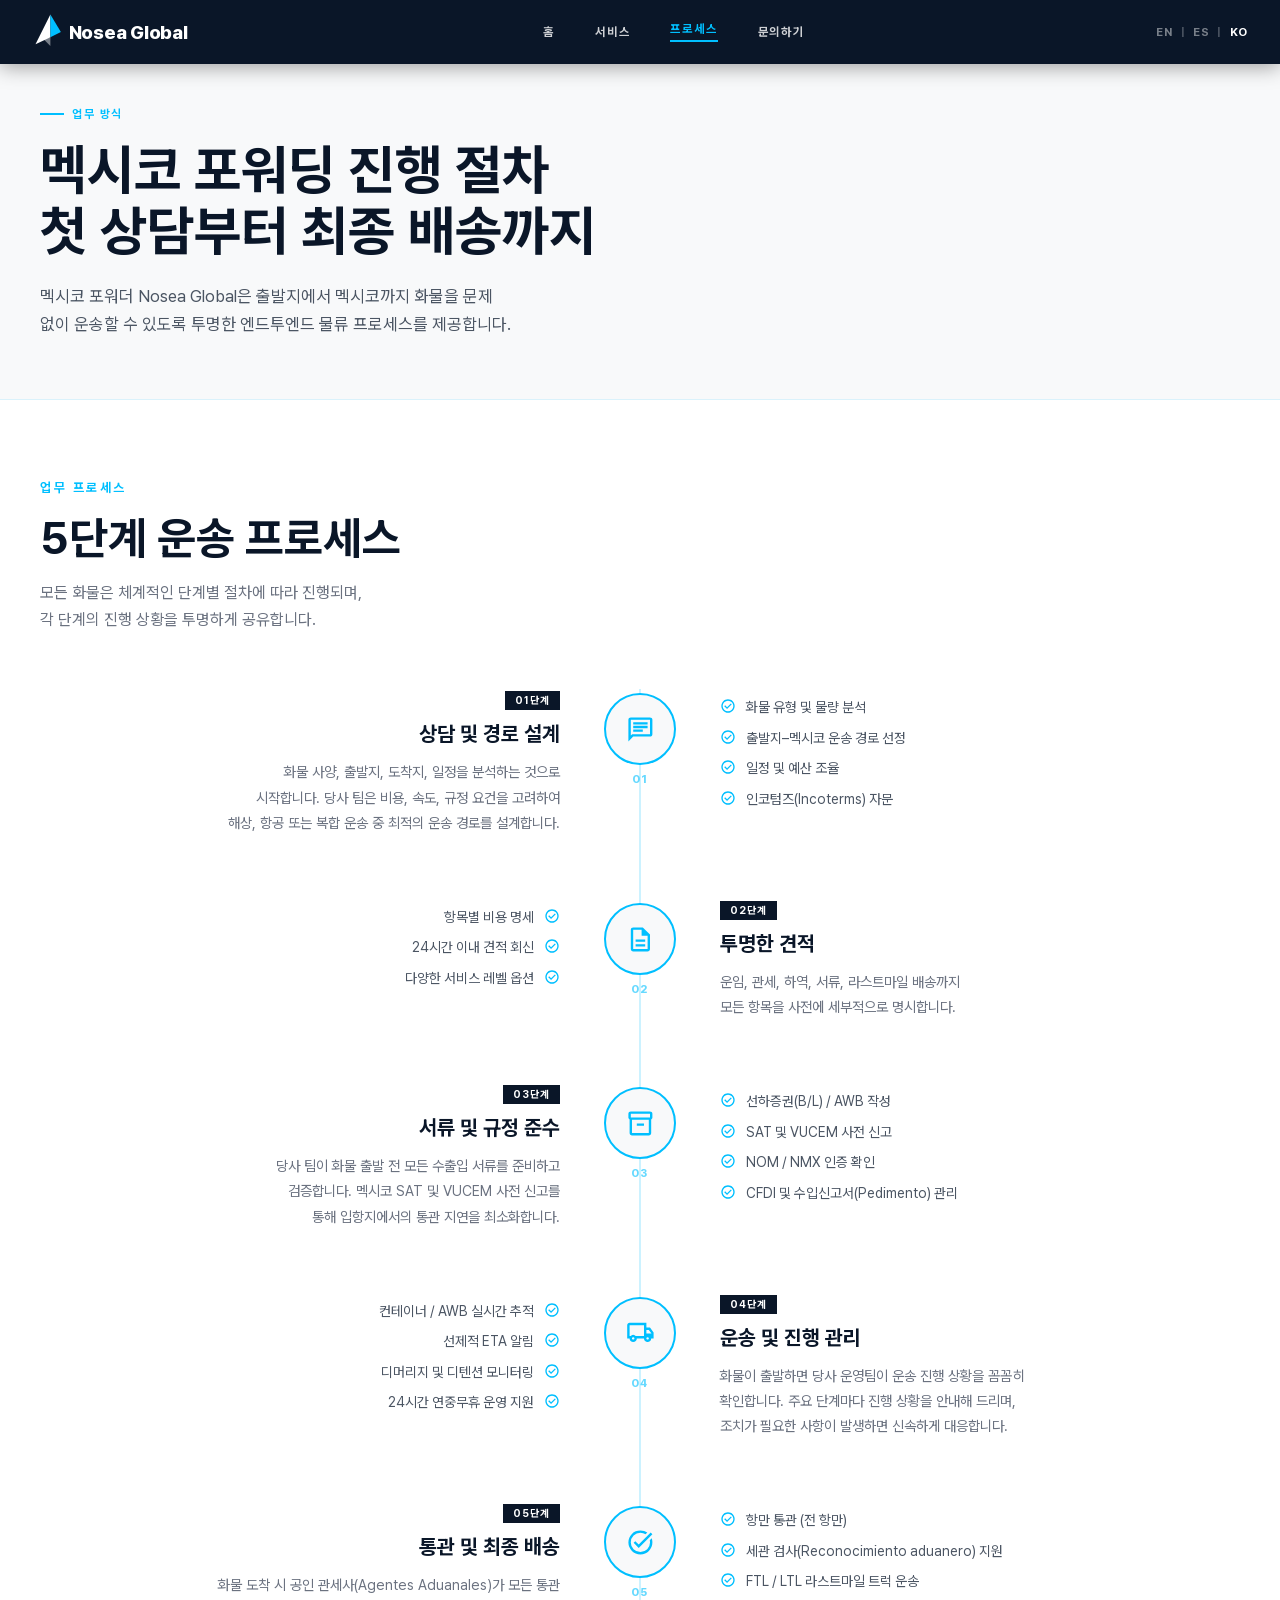
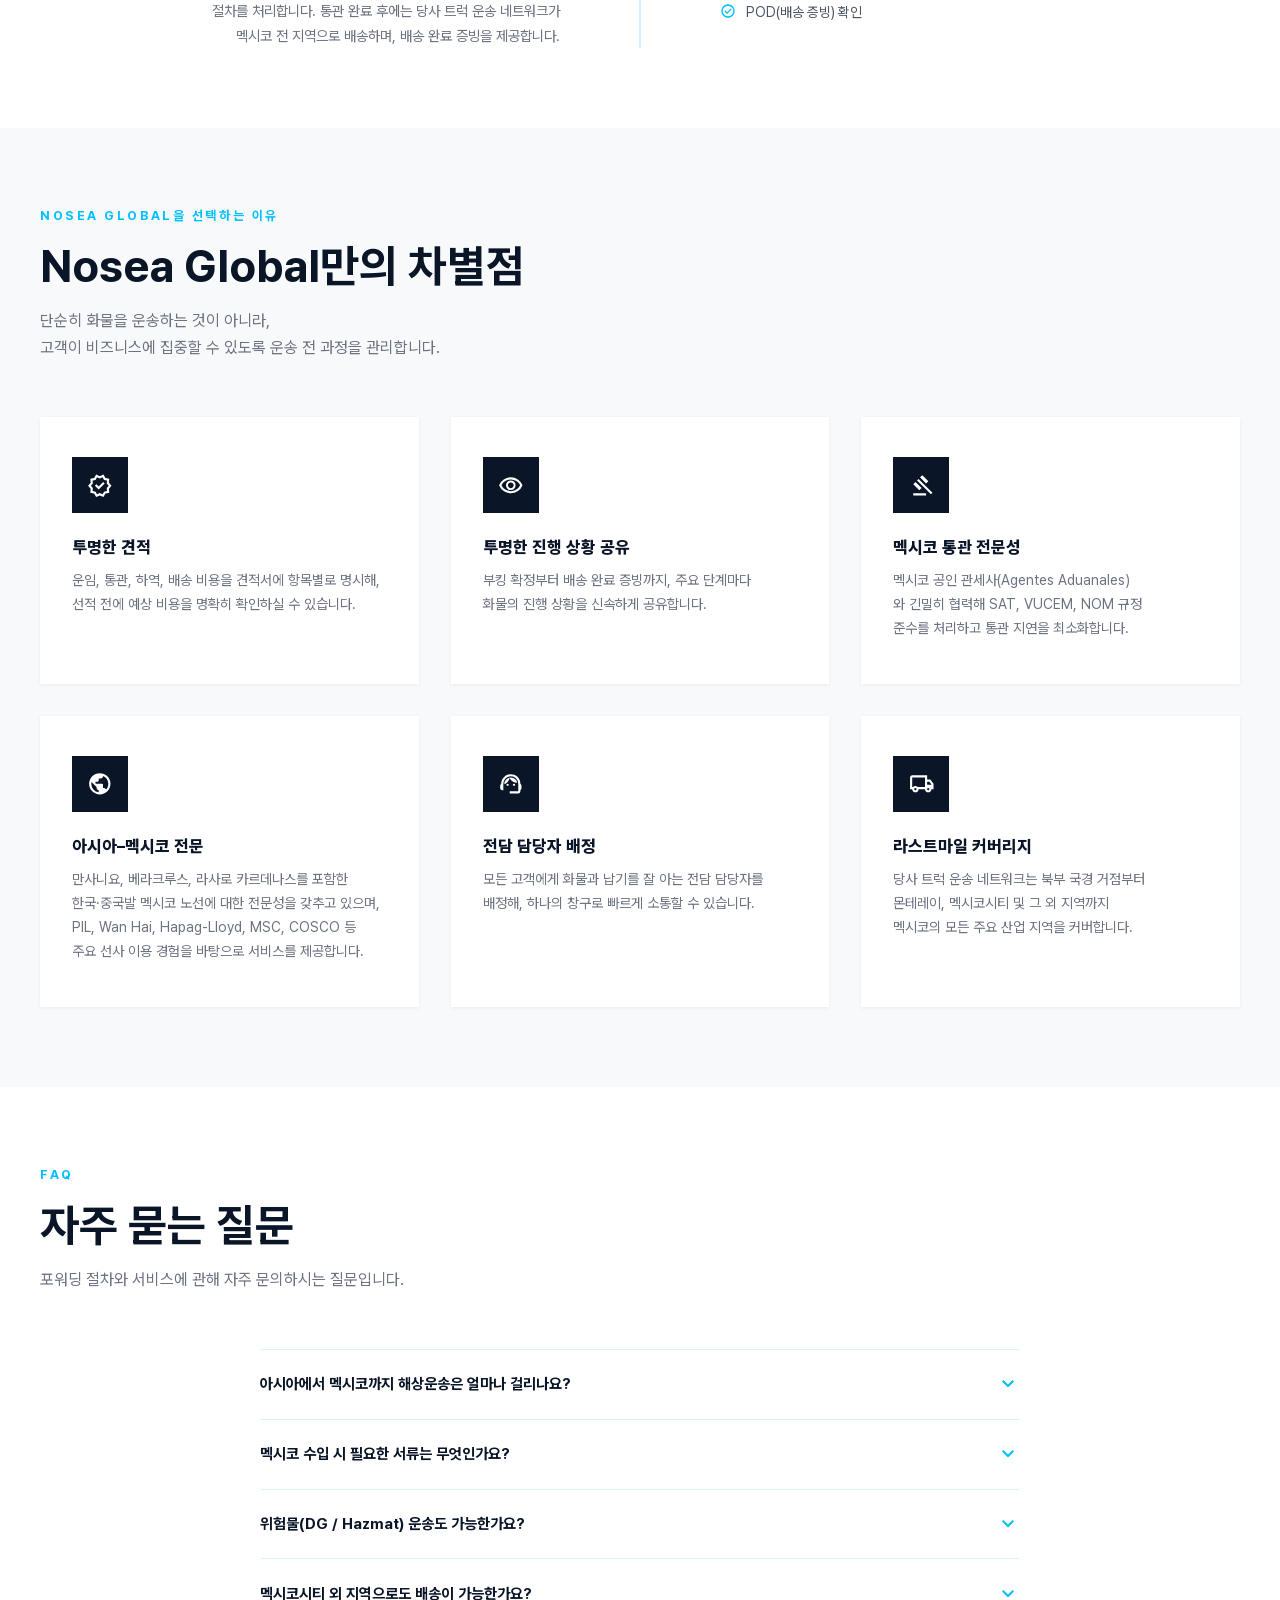
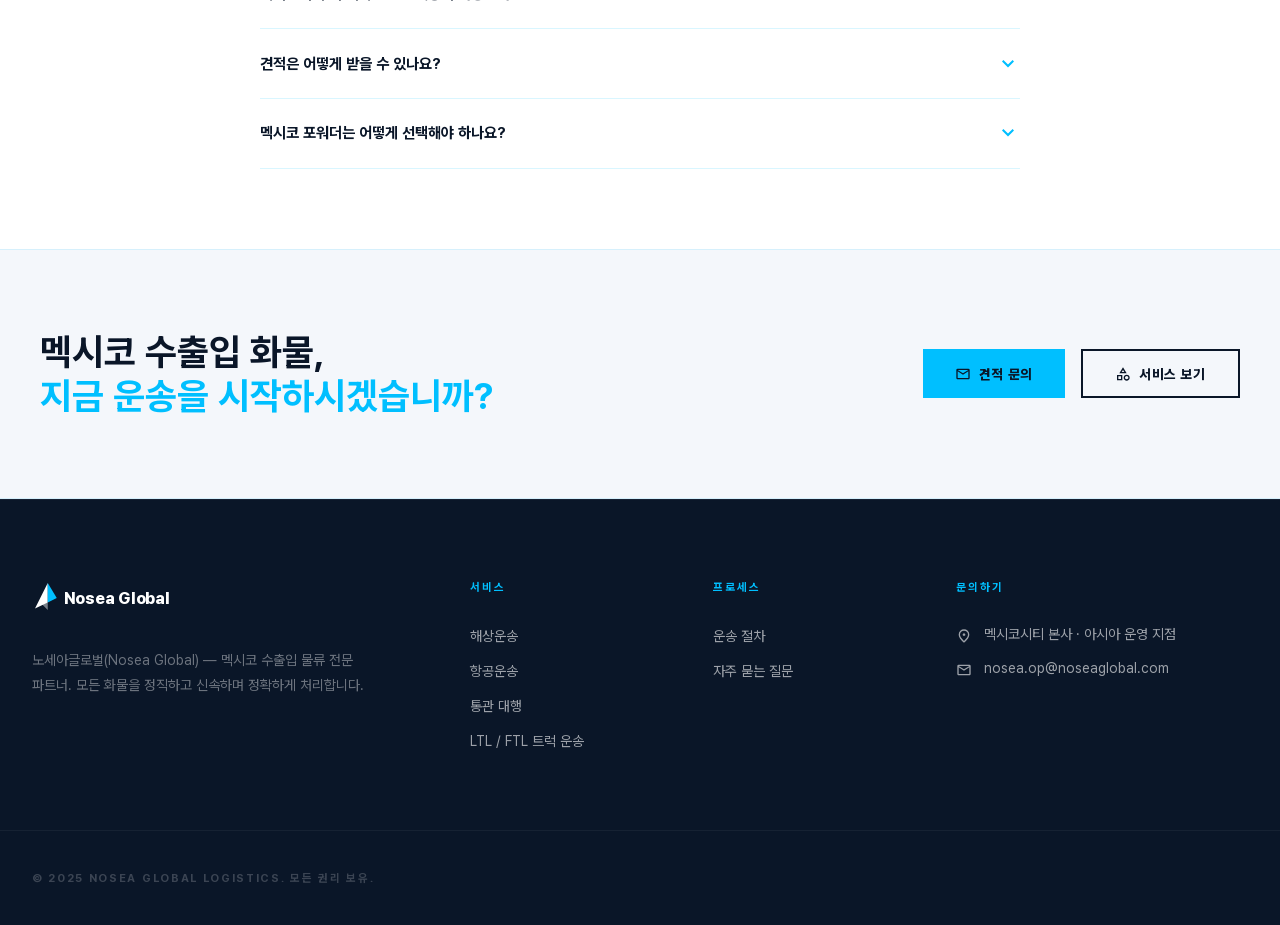
<file: process-ko.html>
<!DOCTYPE html>
<html lang="ko">
<head>
<meta charset="utf-8"/>
<meta name="viewport" content="width=device-width, initial-scale=1.0"/>
<link rel="icon" href="/favicon.ico" sizes="48x48"/>
<link rel="icon" href="/icon.svg" type="image/svg+xml"/>
<link rel="icon" href="/favicon-32x32.png" type="image/png" sizes="32x32"/>
<link rel="apple-touch-icon" href="/apple-touch-icon.png"/>
<title>멕시코 포워딩 절차·멕시코 통관 FAQ | 멕시코 포워더 노세아글로벌 Nosea Global</title>
<meta name="description" content="멕시코 포워딩과 멕시코 통관 진행 절차를 단계별로 안내합니다. 멕시코 포워더 노세아글로벌(Nosea Global)의 상담→견적→서류→운송→배송 5단계 멕시코 국제운송 프로세스와 자주 묻는 질문을 확인하십시오."/>
<meta name="keywords" content="멕시코 포워딩, 멕시코 포워더, 멕시코 통관, 멕시코 국제운송, 멕시코 수입 절차, 멕시코 통관 서류, 멕시코 물류"/>
<link rel="canonical" href="https://noseaglobal.com/process-ko.html"/>
<link rel="alternate" hreflang="en" href="https://noseaglobal.com/process.html"/>
<link rel="alternate" hreflang="es" href="https://noseaglobal.com/process-es.html"/>
<link rel="alternate" hreflang="ko" href="https://noseaglobal.com/process-ko.html"/>
<link rel="alternate" hreflang="x-default" href="https://noseaglobal.com/process.html"/>
<meta property="og:type" content="website"/>
<meta property="og:title" content="멕시코 포워딩 절차·멕시코 통관 FAQ | 멕시코 포워더 노세아글로벌 Nosea Global"/>
<meta property="og:description" content="멕시코 포워더 Nosea Global의 상담부터 최종 배송까지 5단계 멕시코 포워딩·멕시코 통관 절차와 자주 묻는 질문을 확인하십시오."/>
<meta property="og:url" content="https://noseaglobal.com/process-ko.html"/>
<meta property="og:locale" content="ko_KR"/>
<meta property="og:site_name" content="노세아글로벌 Nosea Global"/>
<meta property="og:image" content="https://images.unsplash.com/photo-1578575437130-527eed3abbec?w=1200&q=85&auto=format&fit=crop"/>
<meta property="og:image:width" content="1200"/>
<meta property="og:image:height" content="800"/>
<meta property="og:image:alt" content="바다를 항해하는 화물선"/>
<meta name="twitter:card" content="summary_large_image"/>
<script type="application/ld+json">
{
 "@context": "https://schema.org",
 "@graph": [
  {
   "@type": "Organization",
   "@id": "https://noseaglobal.com/#organization",
   "name": "Nosea Global",
   "alternateName": [
    "Nosea Global Logistics",
    "노세아글로벌"
   ],
   "url": "https://noseaglobal.com/",
   "logo": {
    "@type": "ImageObject",
    "@id": "https://noseaglobal.com/#logo",
    "url": "https://noseaglobal.com/images/nosea-logo-512.png",
    "contentUrl": "https://noseaglobal.com/images/nosea-logo-512.png",
    "width": 512,
    "height": 512
   },
   "email": "nosea.op@noseaglobal.com",
   "description": "멕시코 수출입 물류 전문 포워더. 한국·아시아와 멕시코 간 해상운송, 항공운송, 멕시코 통관, 내륙운송을 원스톱으로 제공합니다.",
   "areaServed": [
    {
     "@type": "Country",
     "name": "Mexico"
    },
    {
     "@type": "Country",
     "name": "South Korea"
    }
   ],
   "knowsAbout": [
    "Freight forwarding",
    "Sea freight",
    "Air freight",
    "Customs brokerage",
    "Inland transportation"
   ],
   "contactPoint": {
    "@type": "ContactPoint",
    "contactType": "customer service",
    "email": "nosea.op@noseaglobal.com",
    "availableLanguage": [
     "Korean",
     "English",
     "Spanish"
    ]
   }
  },
  {
   "@type": "WebSite",
   "@id": "https://noseaglobal.com/#website",
   "url": "https://noseaglobal.com/",
   "name": "Nosea Global",
   "inLanguage": [
    "en",
    "es",
    "ko"
   ],
   "publisher": {
    "@id": "https://noseaglobal.com/#organization"
   }
  },
  {
   "@type": "BreadcrumbList",
   "@id": "https://noseaglobal.com/process-ko.html#breadcrumb",
   "itemListElement": [
    {
     "@type": "ListItem",
     "position": 1,
     "name": "홈",
     "item": "https://noseaglobal.com/index-ko.html"
    },
    {
     "@type": "ListItem",
     "position": 2,
     "name": "프로세스",
     "item": "https://noseaglobal.com/process-ko.html"
    }
   ]
  },
  {
   "@type": "FAQPage",
   "@id": "https://noseaglobal.com/process-ko.html#webpage",
   "url": "https://noseaglobal.com/process-ko.html",
   "name": "멕시코 포워딩 절차·멕시코 통관 FAQ | 멕시코 포워더 노세아글로벌 Nosea Global",
   "description": "멕시코 포워딩과 멕시코 통관 진행 절차를 단계별로 안내합니다. 멕시코 포워더 노세아글로벌(Nosea Global)의 상담→견적→서류→운송→배송 5단계 멕시코 국제운송 프로세스와 자주 묻는 질문을 확인하십시오.",
   "inLanguage": "ko",
   "isPartOf": {
    "@id": "https://noseaglobal.com/#website"
   },
   "breadcrumb": {
    "@id": "https://noseaglobal.com/process-ko.html#breadcrumb"
   },
   "mainEntity": [
    {
     "@type": "Question",
     "name": "아시아에서 멕시코까지 해상운송은 얼마나 걸리나요?",
     "acceptedAnswer": {
      "@type": "Answer",
      "text": "한국·중국 주요 항만에서 만사니요(Manzanillo) 또는 베라크루스(Veracruz)까지의 FCL 운송 기간은 일반적으로 25~35일입니다. LCL 혼재 화물은 적입 및 CFS 처리로 인해 5~7일이 추가됩니다. 운송 기간은 선사와 경로에 따라 달라질 수 있으며, 정확한 스케줄은 견적 단계에서 확정해 드립니다."
     }
    },
    {
     "@type": "Question",
     "name": "멕시코 수입 시 필요한 서류는 무엇인가요?",
     "acceptedAnswer": {
      "@type": "Answer",
      "text": "기본 서류는 상업송장(Commercial Invoice), 포장명세서(Packing List), 선하증권(B/L, 해상) 또는 항공화물운송장(AWB, 항공), 원산지증명서(특혜관세 적용 시), 그리고 규제 대상 품목의 경우 NOM/NMX 인증서입니다. 당사 통관팀이 출발 전 모든 서류를 준비하고 검토합니다."
     }
    },
    {
     "@type": "Question",
     "name": "위험물(DG / Hazmat) 운송도 가능한가요?",
     "acceptedAnswer": {
      "@type": "Answer",
      "text": "네, 가능합니다. 항공운송의 경우 당사는 위험물 취급에 대한 IATA 인증을 보유하고 있습니다. 해상운송의 경우 선사 승인 및 관련 규정에 따라 IMO 분류 위험물을 처리합니다. 올바른 서류 준비와 경로 계획을 위해 상담 단계에서 모든 위험물 품목을 신고해 주시기 바랍니다."
     }
    },
    {
     "@type": "Question",
     "name": "멕시코시티 외 지역으로도 배송이 가능한가요?",
     "acceptedAnswer": {
      "@type": "Answer",
      "text": "물론입니다. 당사 내륙 운송 네트워크는 멕시코 전 지역을 커버하며, 몬테레이, 과달라하라, 살티요, 티후아나 및 북부 국경 마킬라도라 지역 등 주요 산업 거점을 포함합니다. FTL과 LTL 옵션 모두 이용하실 수 있습니다."
     }
    },
    {
     "@type": "Question",
     "name": "견적은 어떻게 받을 수 있나요?",
     "acceptedAnswer": {
      "@type": "Answer",
      "text": "문의하기 페이지를 통해 견적을 요청하시거나, nosea.op@noseaglobal.com으로 직접 이메일을 보내주시면 됩니다.\n보다 빠르고 정확한 견적을 위해 다음 정보를 함께 보내주시기 바랍니다:\n- 품목\n- HS 코드(있는 경우)\n- 중량 / 부피\n- 출발지\n- 도착지\n- 희망 운송 일정\n요청 내용을 검토한 후 운임, 통관 및 관련 비용을 포함한 상세 견적을 24시간 이내에 보내드립니다."
     }
    },
    {
     "@type": "Question",
     "name": "멕시코 포워더는 어떻게 선택해야 하나요?",
     "acceptedAnswer": {
      "@type": "Answer",
      "text": "멕시코 포워딩은 해상·항공운송, 통관, 내륙운송이 하나로 연결될 때 원활하게 진행됩니다. 따라서 이 모든 과정을 한 곳에서 일괄 처리하고, 상담부터 최종 배송까지 엔드투엔드로 관리하는 멕시코 포워더를 선택하는 것이 중요합니다. 또한 모든 비용 항목이 명시된 투명한 견적을 제공하는지 확인하십시오. Nosea Global은 해상·항공운송, 통관, 내륙운송을 일괄 관리하며, 24시간 이내에 상세 견적을 제공합니다."
     }
    }
   ]
  }
 ]
}
</script>
<link rel="preload" href="/fonts/pretendard-1.3.9/PretendardStdVariable.subset.6.woff2" as="font" type="font/woff2" crossorigin/>
<link rel="stylesheet" href="/fonts/pretendard-1.3.9/pretendard-subset.css"/>
<style>
@property --os-scroll-percent{syntax: "<number>"; inherits: true; initial-value: 0;}@property --os-viewport-percent{syntax: "<number>"; inherits: true; initial-value: 0;}
*,*::before,*::after{box-sizing:border-box;margin:0;padding:0;}
html{scroll-behavior:smooth;}
body{font-family:'Pretendard',sans-serif;background:#fff;color:#0a1628;}
a{text-decoration:none;color:inherit;}
img{display:block;max-width:100%;}
:root{--cyan:#00BFFF;--navy:#0a1628;--surface:#f8f9fa;}
.material-symbols-outlined{display:inline-block;width:1em;height:1em;font-size:24px;line-height:1;vertical-align:middle;fill:currentColor;flex-shrink:0;}

/* ── NAV (메인과 동일) ── */
header{position:fixed;top:0;left:0;right:0;height:64px;background:var(--navy);display:flex;align-items:center;z-index:100;box-shadow:0 2px 20px rgba(0,0,0,.4);}
nav{display:flex;align-items:center;justify-content:space-between;width:100%;max-width:1536px;margin:0 auto;padding:0 2rem;}
.nav-links{display:flex;gap:2.5rem;align-items:center;}
.nav-links a{font-weight:700;font-size:.75rem;letter-spacing:.15em;text-transform:uppercase;color:rgba(255,255,255,.8);transition:color .2s;}
.nav-links a:hover,.nav-links a.active{color:var(--cyan);}
.nav-links a.active{border-bottom:2px solid var(--cyan);padding-bottom:4px;}
.btn-quote{background:var(--cyan);color:var(--navy);padding:.5rem 1.5rem;font-weight:700;font-size:.75rem;letter-spacing:.05em;text-transform:uppercase;transition:filter .2s;white-space:nowrap;}
.btn-quote:hover{filter:brightness(1.1);}
.lang-switch{display:flex;align-items:center;gap:.5rem;font-size:.72rem;font-weight:700;letter-spacing:.05em;color:rgba(255,255,255,.45);margin-left:1.5rem;}
.lang-switch a{color:inherit;transition:color .2s;}
.lang-switch a.active{color:#fff;}
.lang-switch a:hover{color:var(--cyan);}
.lang-switch .lang-sep{color:rgba(255,255,255,.25);}
.nav-hamburger{display:none;flex-direction:column;justify-content:center;align-items:center;width:40px;height:40px;cursor:pointer;gap:5px;background:none;border:none;padding:0;margin-left:12px;}
.nav-hamburger span{display:block;width:22px;height:2px;background:#fff;border-radius:2px;transition:transform .3s,opacity .3s;}
.nav-hamburger.open span:nth-child(1){transform:translateY(7px) rotate(45deg);}
.nav-hamburger.open span:nth-child(2){opacity:0;}
.nav-hamburger.open span:nth-child(3){transform:translateY(-7px) rotate(-45deg);}
.nav-drawer{display:none;position:fixed;top:64px;left:0;right:0;z-index:99;background:rgba(10,22,40,0.98);backdrop-filter:blur(16px);border-bottom:1px solid rgba(255,255,255,.08);flex-direction:column;padding:8px 0 20px;}
.nav-drawer.open{display:flex;}
.nav-drawer a{display:block;padding:14px 24px;font-size:.95rem;font-weight:600;color:rgba(255,255,255,.7);text-decoration:none;border-bottom:1px solid rgba(255,255,255,.05);transition:color .2s,background .2s;}
.nav-drawer a:last-child{border-bottom:none;}
.nav-drawer a:hover,.nav-drawer a.active{color:var(--cyan);background:rgba(0,191,255,.05);}
.nav-drawer .drawer-cta{margin:12px 24px 0;display:inline-flex;align-items:center;justify-content:center;gap:8px;background:var(--cyan);color:var(--navy);font-weight:700;font-size:.82rem;letter-spacing:.06em;text-transform:uppercase;padding:13px 20px;text-decoration:none;}
.nav-drawer .drawer-lang{display:flex;align-items:center;gap:8px;padding:14px 24px 0;font-size:.78rem;font-weight:700;letter-spacing:.05em;color:rgba(255,255,255,.45);}
.nav-drawer .drawer-lang a{color:rgba(255,255,255,.6);}
.nav-drawer .drawer-lang a.active{color:var(--cyan);}
@media(max-width:768px){.nav-links{display:none;}.btn-quote{display:none;}.nav-hamburger{display:flex;}nav{padding:0 1.25rem;}}

/* ── PAGE HERO ── */
.page-hero{background:var(--surface);border-bottom:1px solid rgba(0,191,255,.12);padding:100px 2rem 60px;}
.page-hero-inner{max-width:1200px;margin:0 auto;}
.eyebrow{display:inline-flex;align-items:center;gap:8px;font-size:.72rem;font-weight:700;letter-spacing:.14em;text-transform:uppercase;color:var(--cyan);margin-bottom:18px;}
.eyebrow::before{content:'';display:block;width:24px;height:2px;background:var(--cyan);}
.page-hero h1{font-family:'Pretendard',sans-serif;font-size:clamp(2.2rem,4.5vw,3.4rem);line-height:1.13;color:var(--navy);max-width:640px;margin-bottom:20px;}
.page-hero p{font-size:1.05rem;line-height:1.7;color:#4b5563;max-width:560px;}

/* ── SECTION BASE ── */
section{padding:5rem 2rem;}
.container{max-width:1200px;margin:0 auto;}
.section-label{color:var(--cyan);font-weight:700;letter-spacing:.2em;font-size:.8rem;text-transform:uppercase;display:block;margin-bottom:1rem;}
.section-title{font-family:'Pretendard',sans-serif;font-size:clamp(2rem,4vw,2.8rem);font-weight:700;color:var(--navy);margin-bottom:14px;}
.section-sub{font-size:1rem;color:#6b7280;line-height:1.7;max-width:540px;margin-bottom:3.5rem;}

/* ── TIMELINE (메인 5단계 확장) ── */
.timeline-section{background:#fff;}
.timeline{position:relative;max-width:900px;margin:0 auto;}
/* 세로 중앙선 */
.timeline::before{
  content:'';position:absolute;
  left:50%;top:0;bottom:0;
  width:2px;background:rgba(0,191,255,.2);
  transform:translateX(-50%);
  z-index:0;
}
.tl-item{
  display:grid;
  grid-template-columns:1fr 80px 1fr;
  gap:0;
  align-items:start;
  margin-bottom:4rem;
  position:relative;
}
.tl-item:last-child{margin-bottom:0;}
/* 홀수(왼쪽) / 짝수(오른쪽) 교차 배치 */
.tl-item:nth-child(odd) .tl-content{grid-column:1;text-align:right;padding-right:2.5rem;}
.tl-item:nth-child(odd) .tl-node{grid-column:2;}
.tl-item:nth-child(odd) .tl-detail{grid-column:3;padding-left:2.5rem;}
.tl-item:nth-child(even) .tl-content{grid-column:3;grid-row:1;text-align:left;padding-left:2.5rem;}
.tl-item:nth-child(even) .tl-node{grid-column:2;grid-row:1;}
.tl-item:nth-child(even) .tl-detail{grid-column:1;grid-row:1;text-align:right;padding-right:2.5rem;}

/* 노드(중앙 원) */
.tl-node{
  display:flex;flex-direction:column;align-items:center;
  z-index:1;padding-top:.25rem;
}
.tl-circle{
  width:72px;height:72px;border-radius:50%;
  background:var(--surface);
  display:flex;align-items:center;justify-content:center;
  border:2px solid var(--cyan);
  flex-shrink:0;
  transition:background .3s;
  cursor:default;
}
.tl-circle:hover{background:var(--cyan);}
.tl-circle:hover .material-symbols-outlined{color:var(--navy);}
.tl-circle .material-symbols-outlined{font-size:1.8rem;color:var(--cyan);transition:color .3s;}
.tl-step-num{
  font-size:.68rem;font-weight:800;letter-spacing:.12em;
  text-transform:uppercase;color:rgba(0,191,255,.6);
  margin-top:.5rem;
}

/* 콘텐츠 박스 */
.tl-content{}
.tl-content .step-tag{
  display:inline-block;
  background:var(--navy);color:#fff;
  font-size:.65rem;font-weight:700;letter-spacing:.1em;text-transform:uppercase;
  padding:3px 10px;margin-bottom:.75rem;
}
.tl-content h3{
  font-family:'Pretendard',sans-serif;
  font-size:1.3rem;font-weight:700;color:var(--navy);
  margin-bottom:.75rem;line-height:1.2;
}
.tl-content p{
  font-size:.9rem;color:#6b7280;line-height:1.75;
}
.tl-detail{
  padding-top:.5rem;
}
.tl-bullets{list-style:none;display:flex;flex-direction:column;gap:.6rem;}
.tl-bullets li{
  display:flex;align-items:flex-start;gap:.6rem;
  font-size:.87rem;color:#4b5563;line-height:1.5;
}
.tl-item:nth-child(even) .tl-bullets li{flex-direction:row-reverse;}
.tl-bullets li .material-symbols-outlined{font-size:16px;color:var(--cyan);flex-shrink:0;margin-top:1px;}

/* ── FAQ / WHY US ── */
.why-section{background:var(--surface);}
.why-grid{display:grid;grid-template-columns:repeat(3,1fr);gap:2rem;}
.why-card{
  background:#fff;padding:2.5rem 2rem;
  border-bottom:3px solid transparent;
  box-shadow:0 1px 4px rgba(0,0,0,.06);
  transition:border-color .3s,transform .3s;
}
.why-card:hover{border-color:var(--cyan);transform:translateY(-4px);}
.why-icon{
  width:56px;height:56px;background:var(--navy);
  display:flex;align-items:center;justify-content:center;
  margin-bottom:1.5rem;
}
.why-icon .material-symbols-outlined{font-size:1.6rem;color:#fff;}
.why-card h4{font-size:1.05rem;font-weight:800;color:var(--navy);margin-bottom:.75rem;}
.why-card p{font-size:.88rem;color:#6b7280;line-height:1.7;}

/* ── FAQ ── */
.faq-section{background:#fff;}
.faq-list{max-width:760px;margin:0 auto;display:flex;flex-direction:column;gap:0;}
.faq-item{border-bottom:1px solid rgba(0,191,255,.15);}
.faq-item:first-child{border-top:1px solid rgba(0,191,255,.15);}
.faq-q{
  display:flex;justify-content:space-between;align-items:center;
  padding:1.4rem 0;cursor:pointer;
  font-weight:700;font-size:.95rem;color:var(--navy);
  user-select:none;gap:1rem;
}
.faq-q .material-symbols-outlined{flex-shrink:0;color:var(--cyan);transition:transform .3s;}
.faq-item.open .faq-q .material-symbols-outlined{transform:rotate(180deg);}
.faq-a{
  max-height:0;overflow:hidden;
  transition:max-height .35s ease,padding .25s;
  font-size:.9rem;color:#6b7280;line-height:1.75;
}
.faq-a a{color:var(--cyan);text-decoration:underline;}
.faq-a ul{list-style:disc;margin:.5rem 0 .75rem 1.25rem;}
.faq-item.open .faq-a{max-height:560px;padding-bottom:1.25rem;}

/* ── CTA ── */
.cta-section{background:#f4f7fb;border-top:1px solid rgba(0,191,255,0.12);border-bottom:1px solid rgba(0,191,255,0.12);}
.cta-inner{display:flex;align-items:center;justify-content:space-between;gap:2.5rem;}
.cta-inner h2{font-family:'Pretendard',sans-serif;font-size:clamp(1.6rem,3vw,2.3rem);color:var(--navy);max-width:500px;line-height:1.2;}
.cta-inner h2 em{font-style:normal;color:var(--cyan);}
.cta-btns{display:flex;gap:1rem;flex-shrink:0;}
.btn-primary{background:var(--cyan);color:var(--navy);padding:.9rem 2rem;font-weight:800;font-size:.85rem;text-transform:uppercase;letter-spacing:.05em;transition:filter .2s,transform .2s;display:inline-flex;align-items:center;gap:.5rem;}
.btn-primary:hover{filter:brightness(1.1);transform:translateY(-2px);}
.btn-outline-light{border:2px solid var(--navy);color:var(--navy);padding:.9rem 2rem;font-weight:800;font-size:.85rem;text-transform:uppercase;letter-spacing:.05em;transition:border-color .2s,color .2s,background .2s;display:inline-flex;align-items:center;gap:.5rem;background:transparent;}
.btn-outline-light:hover{background:var(--navy);color:#fff;}

/* ── FOOTER (메인과 동일) ── */
footer{background:var(--navy);border-top:1px solid rgba(255,255,255,.05);color:#fff;}
.footer-grid{display:grid;gap:3rem;grid-template-columns:2fr 1fr 1fr 1.5fr;padding:5rem 2rem;max-width:1536px;margin:0 auto;}
.footer-logo{display:flex;align-items:center;gap:.75rem;margin-bottom:2rem;}
.footer-desc{color:rgba(255,255,255,.4);font-size:.875rem;line-height:1.8;}
.footer-col h5{color:var(--cyan);font-weight:700;font-size:.7rem;letter-spacing:.2em;text-transform:uppercase;margin-bottom:2rem;}
.footer-col ul{list-style:none;display:flex;flex-direction:column;gap:1rem;}
.footer-col ul li a{color:rgba(255,255,255,.6);font-size:.875rem;transition:color .2s;}
.footer-col ul li a:hover{color:var(--cyan);}
.footer-contact-item{display:flex;align-items:flex-start;gap:.75rem;margin-bottom:1rem;color:rgba(255,255,255,.6);font-size:.875rem;}
.footer-contact-item .material-symbols-outlined{font-size:1rem;margin-top:2px;flex-shrink:0;}
.footer-bottom{max-width:1536px;margin:0 auto;padding:2.5rem 2rem;border-top:1px solid rgba(255,255,255,.05);display:flex;justify-content:space-between;align-items:center;flex-wrap:wrap;gap:1rem;font-size:.7rem;color:rgba(255,255,255,.2);font-weight:700;letter-spacing:.15em;text-transform:uppercase;}
.footer-bottom a{color:inherit;transition:color .2s;}
.footer-bottom a:hover{color:#fff;}
.footer-legal{display:flex;gap:2rem;}

/* ── RESPONSIVE ── */
@media(max-width:1024px){
  .why-grid{grid-template-columns:repeat(2,1fr);}
}
@media(max-width:768px){
  .nav-links{display:none;}.btn-quote{display:none;}.nav-hamburger{display:flex;}
  .page-hero{padding:88px 1.25rem 48px;}
  section{padding:3.5rem 1.25rem;}
  /* 타임라인 → 세로 단일 컬럼 */
  .timeline::before{left:28px;transform:none;}
  .tl-item{grid-template-columns:56px 1fr;gap:0 1.25rem;}
  .tl-item:nth-child(odd) .tl-content,
  .tl-item:nth-child(even) .tl-content{grid-column:2;grid-row:1;text-align:left;padding:0;}
  .tl-item:nth-child(odd) .tl-node,
  .tl-item:nth-child(even) .tl-node{grid-column:1;grid-row:1 / 3;padding-top:0;}
  .tl-item:nth-child(odd) .tl-detail,
  .tl-item:nth-child(even) .tl-detail{grid-column:2;grid-row:2;text-align:left;padding:0;margin-top:.75rem;}
  .tl-circle{width:52px;height:52px;}
  .tl-circle .material-symbols-outlined{font-size:1.4rem;}
  .tl-content h3{font-size:1.1rem;}
  .tl-item:nth-child(even) .tl-bullets li{flex-direction:row;}
  .tl-item{margin-bottom:2.5rem;}
  /* Why us */
  .why-grid{grid-template-columns:1fr;}
  /* CTA */
  .cta-inner{flex-direction:column;align-items:flex-start;}
  .cta-btns{flex-direction:column;width:100%;}
  .btn-primary,.btn-outline-light{justify-content:center;}
  /* footer */
  .footer-grid{grid-template-columns:1fr;gap:2rem;padding:3rem 1.25rem;}
  .footer-bottom{flex-direction:column;align-items:flex-start;gap:.5rem;padding:1.5rem 1.25rem;}
}
@media(max-width:480px){
  .page-hero{padding:84px 1rem 40px;}
  section{padding:3rem 1rem;}
  .timeline::before{left:24px;}
  .tl-item{grid-template-columns:48px 1fr;}
  .tl-circle{width:44px;height:44px;}
  .tl-circle .material-symbols-outlined{font-size:1.2rem;}
  .tl-step-num{font-size:.6rem;}
  .footer-grid{padding:2.5rem 1rem;}
  .footer-bottom{padding:1.25rem 1rem;}
}
</style>
<style id="ko-typo">body{word-break:keep-all;overflow-wrap:break-word;}h1,h2,h3,h4,h5{text-wrap:balance;}p,li,label,summary,td,th{text-wrap:pretty;text-wrap:balance;}@media(max-width:768px){.br-pc{display:none;}}</style>
<!-- Google tag (gtag.js) - GA4 -->
<script async src="https://www.googletagmanager.com/gtag/js?id=G-B38WF4MDHT"></script>
<script>
window.dataLayer=window.dataLayer||[];
function gtag(){dataLayer.push(arguments);}
gtag('js',new Date());
gtag('config','G-B38WF4MDHT');
// Track email links and "Get a Quote" CTAs across the site
document.addEventListener('click',function(e){
  var a=e.target.closest&&e.target.closest('a[href]');
  if(!a) return;
  var h=a.getAttribute('href')||'';
  var loc=a.closest('footer')?'footer':(a.closest('header,.nav-drawer')?'nav':'content');
  if(h.indexOf('mailto:')===0){
    gtag('event','email_click',{link_location:loc});
  }else if(/^contact(-es|-ko)?\.html/.test(h)&&!/contact(-es|-ko)?\.html$/.test(location.pathname)){
    gtag('event','quote_cta_click',{link_location:loc,link_text:a.textContent.trim().slice(0,50)});
  }
},true);
</script>
</head>
<body>
<svg xmlns="http://www.w3.org/2000/svg" style="position:absolute;width:0;height:0;overflow:hidden" aria-hidden="true" focusable="false"><symbol id="i-category" viewBox="0 -960 960 960"><path d="m260-520 220-360 220 360H260ZM700-80q-75 0-127.5-52.5T520-260q0-75 52.5-127.5T700-440q75 0 127.5 52.5T880-260q0 75-52.5 127.5T700-80Zm-580-20v-320h320v320H120Zm580-60q42 0 71-29t29-71q0-42-29-71t-71-29q-42 0-71 29t-29 71q0 42 29 71t71 29Zm-500-20h160v-160H200v160Zm202-420h156l-78-126-78 126Zm78 0ZM360-340Zm340 80Z"/></symbol><symbol id="i-chat" viewBox="0 -960 960 960"><path d="M240-400h320v-80H240v80Zm0-120h480v-80H240v80Zm0-120h480v-80H240v80ZM80-80v-720q0-33 23.5-56.5T160-880h640q33 0 56.5 23.5T880-800v480q0 33-23.5 56.5T800-240H240L80-80Zm126-240h594v-480H160v525l46-45Zm-46 0v-480 480Z"/></symbol><symbol id="i-check_circle" viewBox="0 -960 960 960"><path d="m424-296 282-282-56-56-226 226-114-114-56 56 170 170Zm56 216q-83 0-156-31.5T197-197q-54-54-85.5-127T80-480q0-83 31.5-156T197-763q54-54 127-85.5T480-880q83 0 156 31.5T763-763q54 54 85.5 127T880-480q0 83-31.5 156T763-197q-54 54-127 85.5T480-80Zm0-80q134 0 227-93t93-227q0-134-93-227t-227-93q-134 0-227 93t-93 227q0 134 93 227t227 93Zm0-320Z"/></symbol><symbol id="i-description" viewBox="0 -960 960 960"><path d="M320-240h320v-80H320v80Zm0-160h320v-80H320v80ZM240-80q-33 0-56.5-23.5T160-160v-640q0-33 23.5-56.5T240-880h320l240 240v480q0 33-23.5 56.5T720-80H240Zm280-520v-200H240v640h480v-440H520ZM240-800v200-200 640-640Z"/></symbol><symbol id="i-expand_more" viewBox="0 -960 960 960"><path d="M480-345 240-585l56-56 184 184 184-184 56 56-240 240Z"/></symbol><symbol id="i-gavel" viewBox="0 -960 960 960"><path d="M160-120v-80h480v80H160Zm226-194L160-540l84-86 228 226-86 86Zm254-254L414-796l86-84 226 226-86 86Zm184 408L302-682l56-56 522 522-56 56Z"/></symbol><symbol id="i-inventory_2" viewBox="0 -960 960 960"><path d="M200-80q-33 0-56.5-23.5T120-160v-451q-18-11-29-28.5T80-680v-120q0-33 23.5-56.5T160-880h640q33 0 56.5 23.5T880-800v120q0 23-11 40.5T840-611v451q0 33-23.5 56.5T760-80H200Zm0-520v440h560v-440H200Zm-40-80h640v-120H160v120Zm200 280h240v-80H360v80Zm120 20Z"/></symbol><symbol id="i-local_shipping" viewBox="0 -960 960 960"><path d="M155-195q-35-35-35-85H40v-440q0-33 23.5-56.5T120-800h560v160h120l120 160v200h-80q0 50-35 85t-85 35q-50 0-85-35t-35-85H360q0 50-35 85t-85 35q-50 0-85-35Zm113.5-56.5Q280-263 280-280t-11.5-28.5Q257-320 240-320t-28.5 11.5Q200-297 200-280t11.5 28.5Q223-240 240-240t28.5-11.5ZM120-360h32q17-18 39-29t49-11q27 0 49 11t39 29h272v-360H120v360Zm628.5 108.5Q760-263 760-280t-11.5-28.5Q737-320 720-320t-28.5 11.5Q680-297 680-280t11.5 28.5Q703-240 720-240t28.5-11.5ZM680-440h170l-90-120h-80v120ZM360-540Z"/></symbol><symbol id="i-location_on" viewBox="0 -960 960 960"><path d="M536.5-503.5Q560-527 560-560t-23.5-56.5Q513-640 480-640t-56.5 23.5Q400-593 400-560t23.5 56.5Q447-480 480-480t56.5-23.5ZM480-186q122-112 181-203.5T720-552q0-109-69.5-178.5T480-800q-101 0-170.5 69.5T240-552q0 71 59 162.5T480-186Zm0 106Q319-217 239.5-334.5T160-552q0-150 96.5-239T480-880q127 0 223.5 89T800-552q0 100-79.5 217.5T480-80Zm0-480Z"/></symbol><symbol id="i-mail" viewBox="0 -960 960 960"><path d="M160-160q-33 0-56.5-23.5T80-240v-480q0-33 23.5-56.5T160-800h640q33 0 56.5 23.5T880-720v480q0 33-23.5 56.5T800-160H160Zm320-280L160-640v400h640v-400L480-440Zm0-80 320-200H160l320 200ZM160-640v-80 480-400Z"/></symbol><symbol id="i-public" viewBox="0 -960 960 960"><path d="M324-111.5Q251-143 197-197t-85.5-127Q80-397 80-480t31.5-156Q143-709 197-763t127-85.5Q397-880 480-880t156 31.5Q709-817 763-763t85.5 127Q880-563 880-480t-31.5 156Q817-251 763-197t-127 85.5Q563-80 480-80t-156-31.5ZM440-162v-78q-33 0-56.5-23.5T360-320v-40L168-552q-3 18-5.5 36t-2.5 36q0 121 79.5 212T440-162Zm276-102q41-45 62.5-100.5T800-480q0-98-54.5-179T600-776v16q0 33-23.5 56.5T520-680h-80v80q0 17-11.5 28.5T400-560h-80v80h240q17 0 28.5 11.5T600-440v120h40q26 0 47 15.5t29 40.5Z"/></symbol><symbol id="i-support_agent" viewBox="0 -960 960 960"><path d="M440-120v-80h320v-284q0-117-81.5-198.5T480-764q-117 0-198.5 81.5T200-484v244h-40q-33 0-56.5-23.5T80-320v-80q0-21 10.5-39.5T120-469l3-53q8-68 39.5-126t79-101q47.5-43 109-67T480-840q68 0 129 24t109 66.5Q766-707 797-649t40 126l3 52q19 9 29.5 27t10.5 38v92q0 20-10.5 38T840-249v49q0 33-23.5 56.5T760-120H440ZM331.5-411.5Q320-423 320-440t11.5-28.5Q343-480 360-480t28.5 11.5Q400-457 400-440t-11.5 28.5Q377-400 360-400t-28.5-11.5Zm240 0Q560-423 560-440t11.5-28.5Q583-480 600-480t28.5 11.5Q640-457 640-440t-11.5 28.5Q617-400 600-400t-28.5-11.5ZM241-462q-7-106 64-182t177-76q89 0 156.5 56.5T720-519q-91-1-167.5-49T435-698q-16 80-67.5 142.5T241-462Z"/></symbol><symbol id="i-task_alt" viewBox="0 -960 960 960"><path d="M480-80q-83 0-156-31.5T197-197q-54-54-85.5-127T80-480q0-83 31.5-156T197-763q54-54 127-85.5T480-880q65 0 123 19t107 53l-58 59q-38-24-81-37.5T480-800q-133 0-226.5 93.5T160-480q0 133 93.5 226.5T480-160q133 0 226.5-93.5T800-480q0-18-2-36t-6-35l65-65q11 32 17 66t6 70q0 83-31.5 156T763-197q-54 54-127 85.5T480-80Zm-56-216L254-466l56-56 114 114 400-401 56 56-456 457Z"/></symbol><symbol id="i-verified" viewBox="0 -960 960 960"><path d="m344-60-76-128-144-32 14-148-98-112 98-112-14-148 144-32 76-128 136 58 136-58 76 128 144 32-14 148 98 112-98 112 14 148-144 32-76 128-136-58-136 58Zm34-102 102-44 104 44 56-96 110-26-10-112 74-84-74-86 10-112-110-24-58-96-102 44-104-44-56 96-110 24 10 112-74 86 74 84-10 114 110 24 58 96Zm102-318Zm-42 142 226-226-56-58-170 170-86-84-56 56 142 142Z"/></symbol><symbol id="i-visibility" viewBox="0 -960 960 960"><path d="M607.5-372.5Q660-425 660-500t-52.5-127.5Q555-680 480-680t-127.5 52.5Q300-575 300-500t52.5 127.5Q405-320 480-320t127.5-52.5Zm-204-51Q372-455 372-500t31.5-76.5Q435-608 480-608t76.5 31.5Q588-545 588-500t-31.5 76.5Q525-392 480-392t-76.5-31.5ZM214-281.5Q94-363 40-500q54-137 174-218.5T480-800q146 0 266 81.5T920-500q-54 137-174 218.5T480-200q-146 0-266-81.5ZM480-500Zm207.5 160.5Q782-399 832-500q-50-101-144.5-160.5T480-720q-113 0-207.5 59.5T128-500q50 101 144.5 160.5T480-280q113 0 207.5-59.5Z"/></symbol></svg>

<!-- HEADER -->
<header>
  <nav>
    <a href="index-ko.html" style="display:inline-flex;align-items:center;" aria-label="노세아글로벌 홈">
      <svg viewBox="0 0 210 48" style="height:42px;width:auto;display:block;" aria-label="Nosea Global" xmlns="http://www.w3.org/2000/svg"><path d="M21 4 L4 38 L21 30 Z" fill="#ffffff"/><path d="M21 4 L21 30 L33 24 Z" fill="#00BFFF"/><path d="M13 32 L21 30 L21 40 Z" fill="#ffffff" fill-opacity="0.45"/><text x="42" y="32" font-family="Pretendard, Arial, sans-serif" font-size="22" font-weight="800" letter-spacing="-0.3" fill="#ffffff">Nosea Global</text></svg>
    </a>
    <div class="nav-links">
      <a href="index-ko.html">홈</a>
      <a href="services-ko.html">서비스</a>
      <a href="process-ko.html" class="active">프로세스</a>
      <a href="contact-ko.html">문의하기</a>
    </div>
    <div class="lang-switch">
      <a href="process.html">EN</a>
      <span class="lang-sep">|</span>
      <a href="process-es.html">ES</a>
      <span class="lang-sep">|</span>
      <a href="process-ko.html" class="active">KO</a>
    </div>
    <button class="nav-hamburger" id="hamburger" aria-label="메뉴 열기/닫기">
      <span></span><span></span><span></span>
    </button>
  </nav>
</header>

<div class="nav-drawer" id="navDrawer">
  <a href="index-ko.html">홈</a>
  <a href="services-ko.html">서비스</a>
  <a href="process-ko.html" class="active">프로세스</a>
  <a href="contact-ko.html">문의하기</a>
  <a href="contact-ko.html" class="drawer-cta">견적 문의</a>
  <div class="drawer-lang"><a href="process.html">EN</a><span class="lang-sep">|</span><a href="process-es.html">ES</a><span class="lang-sep">|</span><a href="process-ko.html" class="active">KO</a></div>
</div>

<!-- PAGE HERO -->
<div class="page-hero">
  <div class="page-hero-inner">
    <div class="eyebrow">업무 방식</div>
    <h1>멕시코 포워딩 진행 절차<br class="br-pc"> 첫 상담부터 최종 배송까지</h1>
    <p>멕시코 포워더 Nosea Global은 출발지에서 멕시코까지 화물을 문제 없이 운송할 수 있도록 투명한 엔드투엔드 물류 프로세스를 제공합니다.</p>
  </div>
</div>

<!-- TIMELINE -->
<section class="timeline-section" id="timeline">
  <div class="container">
    <span class="section-label">업무 프로세스</span>
    <h2 class="section-title">5단계 운송 프로세스</h2>
    <p class="section-sub">모든 화물은 체계적인 단계별 절차에 따라 진행되며,<br class="br-pc"> 각 단계의 진행 상황을 투명하게 공유합니다.</p>

    <div class="timeline">

      <!-- STEP 01 -->
      <div class="tl-item">
        <div class="tl-content">
          <span class="step-tag">01단계</span>
          <h3>상담 및 경로 설계</h3>
          <p>화물 사양, 출발지, 도착지, 일정을 분석하는 것으로 시작합니다. 당사 팀은 비용, 속도, 규정 요건을 고려하여 해상, 항공 또는 복합 운송 중 최적의 운송 경로를 설계합니다.</p>
        </div>
        <div class="tl-node">
          <div class="tl-circle"><svg class="material-symbols-outlined" aria-hidden="true" focusable="false"><use href="#i-chat"/></svg></div>
          <span class="tl-step-num">01</span>
        </div>
        <div class="tl-detail">
          <ul class="tl-bullets">
            <li><svg class="material-symbols-outlined" aria-hidden="true" focusable="false"><use href="#i-check_circle"/></svg> 화물 유형 및 물량 분석</li>
            <li><svg class="material-symbols-outlined" aria-hidden="true" focusable="false"><use href="#i-check_circle"/></svg> 출발지–멕시코 운송 경로 선정</li>
            <li><svg class="material-symbols-outlined" aria-hidden="true" focusable="false"><use href="#i-check_circle"/></svg> 일정 및 예산 조율</li>
            <li><svg class="material-symbols-outlined" aria-hidden="true" focusable="false"><use href="#i-check_circle"/></svg> 인코텀즈(Incoterms) 자문</li>
          </ul>
        </div>
      </div>

      <!-- STEP 02 -->
      <div class="tl-item">
        <div class="tl-content">
          <span class="step-tag">02단계</span>
          <h3>투명한 견적</h3>
          <p>운임, 관세, 하역, 서류, 라스트마일 배송까지 모든 항목을 사전에 세부적으로 명시합니다.</p>
        </div>
        <div class="tl-node">
          <div class="tl-circle"><svg class="material-symbols-outlined" aria-hidden="true" focusable="false"><use href="#i-description"/></svg></div>
          <span class="tl-step-num">02</span>
        </div>
        <div class="tl-detail">
          <ul class="tl-bullets">
            <li><svg class="material-symbols-outlined" aria-hidden="true" focusable="false"><use href="#i-check_circle"/></svg> 항목별 비용 명세</li>
            <li><svg class="material-symbols-outlined" aria-hidden="true" focusable="false"><use href="#i-check_circle"/></svg> 24시간 이내 견적 회신</li>
            <li><svg class="material-symbols-outlined" aria-hidden="true" focusable="false"><use href="#i-check_circle"/></svg> 다양한 서비스 레벨 옵션</li>
          </ul>
        </div>
      </div>

      <!-- STEP 03 -->
      <div class="tl-item">
        <div class="tl-content">
          <span class="step-tag">03단계</span>
          <h3>서류 및 규정 준수</h3>
          <p>당사 팀이 화물 출발 전 모든 수출입 서류를 준비하고 검증합니다. 멕시코 SAT 및 VUCEM 사전 신고를 통해 입항지에서의 통관 지연을 최소화합니다.</p>
        </div>
        <div class="tl-node">
          <div class="tl-circle"><svg class="material-symbols-outlined" aria-hidden="true" focusable="false"><use href="#i-inventory_2"/></svg></div>
          <span class="tl-step-num">03</span>
        </div>
        <div class="tl-detail">
          <ul class="tl-bullets">
            <li><svg class="material-symbols-outlined" aria-hidden="true" focusable="false"><use href="#i-check_circle"/></svg> 선하증권(B/L) / AWB 작성</li>
            <li><svg class="material-symbols-outlined" aria-hidden="true" focusable="false"><use href="#i-check_circle"/></svg> SAT 및 VUCEM 사전 신고</li>
            <li><svg class="material-symbols-outlined" aria-hidden="true" focusable="false"><use href="#i-check_circle"/></svg> NOM / NMX 인증 확인</li>
            <li><svg class="material-symbols-outlined" aria-hidden="true" focusable="false"><use href="#i-check_circle"/></svg> CFDI 및 수입신고서(Pedimento) 관리</li>
          </ul>
        </div>
      </div>

      <!-- STEP 04 -->
      <div class="tl-item">
        <div class="tl-content">
          <span class="step-tag">04단계</span>
          <h3>운송 및 진행 관리</h3>
          <p>화물이 출발하면 당사 운영팀이 운송 진행 상황을 꼼꼼히 확인합니다. 주요 단계마다 진행 상황을 안내해 드리며, 조치가 필요한 사항이 발생하면 신속하게 대응합니다.</p>
        </div>
        <div class="tl-node">
          <div class="tl-circle"><svg class="material-symbols-outlined" aria-hidden="true" focusable="false"><use href="#i-local_shipping"/></svg></div>
          <span class="tl-step-num">04</span>
        </div>
        <div class="tl-detail">
          <ul class="tl-bullets">
            <li><svg class="material-symbols-outlined" aria-hidden="true" focusable="false"><use href="#i-check_circle"/></svg> 컨테이너 / AWB 실시간 추적</li>
            <li><svg class="material-symbols-outlined" aria-hidden="true" focusable="false"><use href="#i-check_circle"/></svg> 선제적 ETA 알림</li>
            <li><svg class="material-symbols-outlined" aria-hidden="true" focusable="false"><use href="#i-check_circle"/></svg> 디머리지 및 디텐션 모니터링</li>
            <li><svg class="material-symbols-outlined" aria-hidden="true" focusable="false"><use href="#i-check_circle"/></svg> 24시간 연중무휴 운영 지원</li>
          </ul>
        </div>
      </div>

      <!-- STEP 05 -->
      <div class="tl-item">
        <div class="tl-content">
          <span class="step-tag">05단계</span>
          <h3>통관 및 최종 배송</h3>
          <p>화물 도착 시 공인 관세사(Agentes Aduanales)가 모든 통관 절차를 처리합니다. 통관 완료 후에는 당사 트럭 운송 네트워크가 멕시코 전 지역으로 배송하며, 배송 완료 증빙을 제공합니다.</p>
        </div>
        <div class="tl-node">
          <div class="tl-circle"><svg class="material-symbols-outlined" aria-hidden="true" focusable="false"><use href="#i-task_alt"/></svg></div>
          <span class="tl-step-num">05</span>
        </div>
        <div class="tl-detail">
          <ul class="tl-bullets">
            <li><svg class="material-symbols-outlined" aria-hidden="true" focusable="false"><use href="#i-check_circle"/></svg> 항만 통관 (전 항만)</li>
            <li><svg class="material-symbols-outlined" aria-hidden="true" focusable="false"><use href="#i-check_circle"/></svg> 세관 검사(Reconocimiento aduanero) 지원</li>
            <li><svg class="material-symbols-outlined" aria-hidden="true" focusable="false"><use href="#i-check_circle"/></svg> FTL / LTL 라스트마일 트럭 운송</li>
            <li><svg class="material-symbols-outlined" aria-hidden="true" focusable="false"><use href="#i-check_circle"/></svg> POD(배송 증빙) 확인</li>
          </ul>
        </div>
      </div>

    </div><!-- /timeline -->
  </div>
</section>

<!-- WHY NOSEA -->
<section class="why-section">
  <div class="container">
    <span class="section-label">Nosea Global을 선택하는 이유</span>
    <h2 class="section-title">Nosea Global만의 차별점</h2>
    <p class="section-sub">단순히 화물을 운송하는 것이 아니라,<br class="br-pc"> 고객이 비즈니스에 집중할 수 있도록 운송 전 과정을 관리합니다.</p>
    <div class="why-grid">

      <div class="why-card">
        <div class="why-icon"><svg class="material-symbols-outlined" aria-hidden="true" focusable="false"><use href="#i-verified"/></svg></div>
        <h4>투명한 견적</h4>
        <p>운임, 통관, 하역, 배송 비용을 견적서에 항목별로 명시해, 선적 전에 예상 비용을 명확히 확인하실 수 있습니다.</p>
      </div>

      <div class="why-card">
        <div class="why-icon"><svg class="material-symbols-outlined" aria-hidden="true" focusable="false"><use href="#i-visibility"/></svg></div>
        <h4>투명한 진행 상황 공유</h4>
        <p>부킹 확정부터 배송 완료 증빙까지, 주요 단계마다 화물의 진행 상황을 신속하게 공유합니다.</p>
      </div>

      <div class="why-card">
        <div class="why-icon"><svg class="material-symbols-outlined" aria-hidden="true" focusable="false"><use href="#i-gavel"/></svg></div>
        <h4>멕시코 통관 전문성</h4>
        <p>멕시코 공인 관세사(Agentes Aduanales)와 긴밀히 협력해 SAT, VUCEM, NOM 규정 준수를 처리하고 통관 지연을 최소화합니다.</p>
      </div>

      <div class="why-card">
        <div class="why-icon"><svg class="material-symbols-outlined" aria-hidden="true" focusable="false"><use href="#i-public"/></svg></div>
        <h4>아시아–멕시코 전문</h4>
        <p>만사니요, 베라크루스, 라사로 카르데나스를 포함한 한국&#8288;·&#8288;중국발 멕시코 노선에 대한 전문성을 갖추고 있으며, PIL, Wan Hai, Hapag-Lloyd, MSC, COSCO 등 주요 선사 이용 경험을 바탕으로 서비스를 제공합니다.</p>
      </div>

      <div class="why-card">
        <div class="why-icon"><svg class="material-symbols-outlined" aria-hidden="true" focusable="false"><use href="#i-support_agent"/></svg></div>
        <h4>전담 담당자 배정</h4>
        <p>모든 고객에게 화물과 납기를 잘 아는 전담 담당자를 배정해, 하나의 창구로 빠르게 소통할 수 있습니다.</p>
      </div>

      <div class="why-card">
        <div class="why-icon"><svg class="material-symbols-outlined" aria-hidden="true" focusable="false"><use href="#i-local_shipping"/></svg></div>
        <h4>라스트마일 커버리지</h4>
        <p>당사 트럭 운송 네트워크는 북부 국경 거점부터 몬테레이, 멕시코시티 및 그 외 지역까지 멕시코의 모든 주요 산업 지역을 커버합니다.</p>
      </div>

    </div>
  </div>
</section>

<!-- FAQ -->
<section class="faq-section" id="faq">
  <div class="container">
    <span class="section-label">FAQ</span>
    <h2 class="section-title">자주 묻는 질문</h2>
    <p class="section-sub">포워딩 절차와 서비스에 관해 자주 문의하시는 질문입니다.</p>

    <div class="faq-list">

      <div class="faq-item">
        <div class="faq-q">
          아시아에서 멕시코까지 해상운송은 얼마나 걸리나요?
          <svg class="material-symbols-outlined" aria-hidden="true" focusable="false"><use href="#i-expand_more"/></svg>
        </div>
        <div class="faq-a">한국&#8288;·&#8288;중국 주요 항만에서 만사니요(Manzanillo) 또는 베라크루스(Veracruz)까지의 FCL 운송 기간은 일반적으로 25~35일입니다. LCL 혼재 화물은 적입 및 CFS 처리로 인해 5~7일이 추가됩니다. 운송 기간은 선사와 경로에 따라 달라질 수 있으며, 정확한 스케줄은 견적 단계에서 확정해 드립니다.</div>
      </div>

      <div class="faq-item">
        <div class="faq-q">
          멕시코 수입 시 필요한 서류는 무엇인가요?
          <svg class="material-symbols-outlined" aria-hidden="true" focusable="false"><use href="#i-expand_more"/></svg>
        </div>
        <div class="faq-a">기본 서류는 상업송장(Commercial Invoice), 포장명세서(Packing List), 선하증권(B/L, 해상) 또는 항공화물운송장(AWB, 항공), 원산지증명서(특혜관세 적용 시), 그리고 규제 대상 품목의 경우 NOM/NMX 인증서입니다. 당사 통관팀이 출발 전 모든 서류를 준비하고 검토합니다.</div>
      </div>

      <div class="faq-item">
        <div class="faq-q">
          위험물(DG / Hazmat) 운송도 가능한가요?
          <svg class="material-symbols-outlined" aria-hidden="true" focusable="false"><use href="#i-expand_more"/></svg>
        </div>
        <div class="faq-a">네, 가능합니다. 항공운송의 경우 당사는 위험물 취급에 대한 IATA 인증을 보유하고 있습니다. 해상운송의 경우 선사 승인 및 관련 규정에 따라 IMO 분류 위험물을 처리합니다. 올바른 서류 준비와 경로 계획을 위해 상담 단계에서 모든 위험물 품목을 신고해 주시기 바랍니다.</div>
      </div>

      <div class="faq-item">
        <div class="faq-q">
          멕시코시티 외 지역으로도 배송이 가능한가요?
          <svg class="material-symbols-outlined" aria-hidden="true" focusable="false"><use href="#i-expand_more"/></svg>
        </div>
        <div class="faq-a">물론입니다. 당사 내륙 운송 네트워크는 멕시코 전 지역을 커버하며, 몬테레이, 과달라하라, 살티요, 티후아나 및 북부 국경 마킬라도라 지역 등 주요 산업 거점을 포함합니다. FTL과 LTL 옵션 모두 이용하실 수 있습니다.</div>
      </div>

      <div class="faq-item">
        <div class="faq-q">
          견적은 어떻게 받을 수 있나요?
          <svg class="material-symbols-outlined" aria-hidden="true" focusable="false"><use href="#i-expand_more"/></svg>
        </div>
        <div class="faq-a"><a href="contact-ko.html">문의하기</a> 페이지를 통해 견적을 요청하시거나, <a href="mailto:nosea.op@noseaglobal.com">nosea.op@noseaglobal.com</a>으로 직접 이메일을 보내주시면 됩니다.<br><br>
          보다 빠르고 정확한 견적을 위해 다음 정보를 함께 보내주시기 바랍니다:
          <ul>
            <li>품목</li>
            <li>HS 코드(있는 경우)</li>
            <li>중량 / 부피</li>
            <li>출발지</li>
            <li>도착지</li>
            <li>희망 운송 일정</li>
          </ul>
          요청 내용을 검토한 후 운임, 통관 및 관련 비용을 포함한 상세 견적을 24시간 이내에 보내드립니다.</div>
      </div>

      <div class="faq-item">
        <div class="faq-q">
          멕시코 포워더는 어떻게 선택해야 하나요?
          <svg class="material-symbols-outlined" aria-hidden="true" focusable="false"><use href="#i-expand_more"/></svg>
        </div>
        <div class="faq-a">멕시코 포워딩은 해상&#8288;·&#8288;항공운송, 통관, 내륙운송이 하나로 연결될 때 원활하게 진행됩니다. 따라서 이 모든 과정을 한 곳에서 일괄 처리하고, 상담부터 최종 배송까지 엔드투엔드로 관리하는 멕시코 포워더를 선택하는 것이 중요합니다. 또한 모든 비용 항목이 명시된 투명한 견적을 제공하는지 확인하십시오. Nosea Global은 해상&#8288;·&#8288;항공운송, 통관, 내륙운송을 일괄 관리하며, 24시간 이내에 상세 견적을 제공합니다.</div>
      </div>

    </div>
  </div>
</section>

<!-- CTA -->
<section class="cta-section">
  <div class="container">
    <div class="cta-inner">
      <h2>멕시코 수출입 화물,<br><em>지금 운송을 시작하시겠습니까?</em></h2>
      <div class="cta-btns">
        <a href="contact-ko.html" class="btn-primary">
          <svg class="material-symbols-outlined" style="font-size:16px;" aria-hidden="true" focusable="false"><use href="#i-mail"/></svg>
          견적 문의
        </a>
        <a href="services-ko.html" class="btn-outline-light">
          <svg class="material-symbols-outlined" style="font-size:16px;" aria-hidden="true" focusable="false"><use href="#i-category"/></svg>
          서비스 보기
        </a>
      </div>
    </div>
  </div>
</section>

<!-- FOOTER -->
<footer>
  <div class="footer-grid">
    <div>
      <div class="footer-logo">
        <svg viewBox="0 0 210 48" style="height:36px;width:auto;display:block;" aria-label="Nosea Global" xmlns="http://www.w3.org/2000/svg"><path d="M21 4 L4 38 L21 30 Z" fill="#ffffff"/><path d="M21 4 L21 30 L33 24 Z" fill="#00BFFF"/><path d="M13 32 L21 30 L21 40 Z" fill="#ffffff" fill-opacity="0.45"/><text x="42" y="32" font-family="Pretendard, Arial, sans-serif" font-size="22" font-weight="800" letter-spacing="-0.3" fill="#ffffff">Nosea Global</text></svg>
      </div>
      <p class="footer-desc">노세아글로벌(Nosea Global) — 멕시코 수출입 물류 전문 파트너. 모든 화물을 정직하고 신속하며 정확하게 처리합니다.</p>
    </div>
    <div class="footer-col">
      <h5>서비스</h5>
      <ul>
        <li><a href="services-ko.html#sea-freight">해상운송</a></li>
        <li><a href="services-ko.html#air-freight">항공운송</a></li>
        <li><a href="services-ko.html#customs">통관 대행</a></li>
        <li><a href="services-ko.html#inland">LTL / FTL 트럭 운송</a></li>
      </ul>
    </div>
    <div class="footer-col">
      <h5>프로세스</h5>
      <ul>
        <li><a href="process-ko.html#timeline">운송 절차</a></li>
        <li><a href="process-ko.html#faq">자주 묻는 질문</a></li>
      </ul>
    </div>
    <div class="footer-col">
      <h5>문의하기</h5>
      <div class="footer-contact-item"><svg class="material-symbols-outlined" aria-hidden="true" focusable="false"><use href="#i-location_on"/></svg><span>멕시코시티 본사 · 아시아 운영 지점</span></div>
      <div class="footer-contact-item"><svg class="material-symbols-outlined" aria-hidden="true" focusable="false"><use href="#i-mail"/></svg><a href="mailto:nosea.op@noseaglobal.com" style="color:rgba(255,255,255,.6);">nosea.op@noseaglobal.com</a></div>
    </div>
  </div>
  <div class="footer-bottom">
    <span>&#169; 2025 Nosea Global Logistics. 모든 권리 보유.</span>
  </div>
</footer>

<script>
// Hamburger
const hBtn=document.getElementById('hamburger');
const drawer=document.getElementById('navDrawer');
if(hBtn&&drawer){
  hBtn.addEventListener('click',()=>{hBtn.classList.toggle('open');drawer.classList.toggle('open');});
  drawer.querySelectorAll('a').forEach(a=>a.addEventListener('click',()=>{hBtn.classList.remove('open');drawer.classList.remove('open');}));
}

// FAQ accordion
document.querySelectorAll('.faq-item').forEach(item=>{
  item.querySelector('.faq-q').addEventListener('click',()=>{
    const isOpen=item.classList.contains('open');
    document.querySelectorAll('.faq-item').forEach(i=>i.classList.remove('open'));
    if(!isOpen) item.classList.add('open');
  });
});
</script>
</body>
</html>
</file>
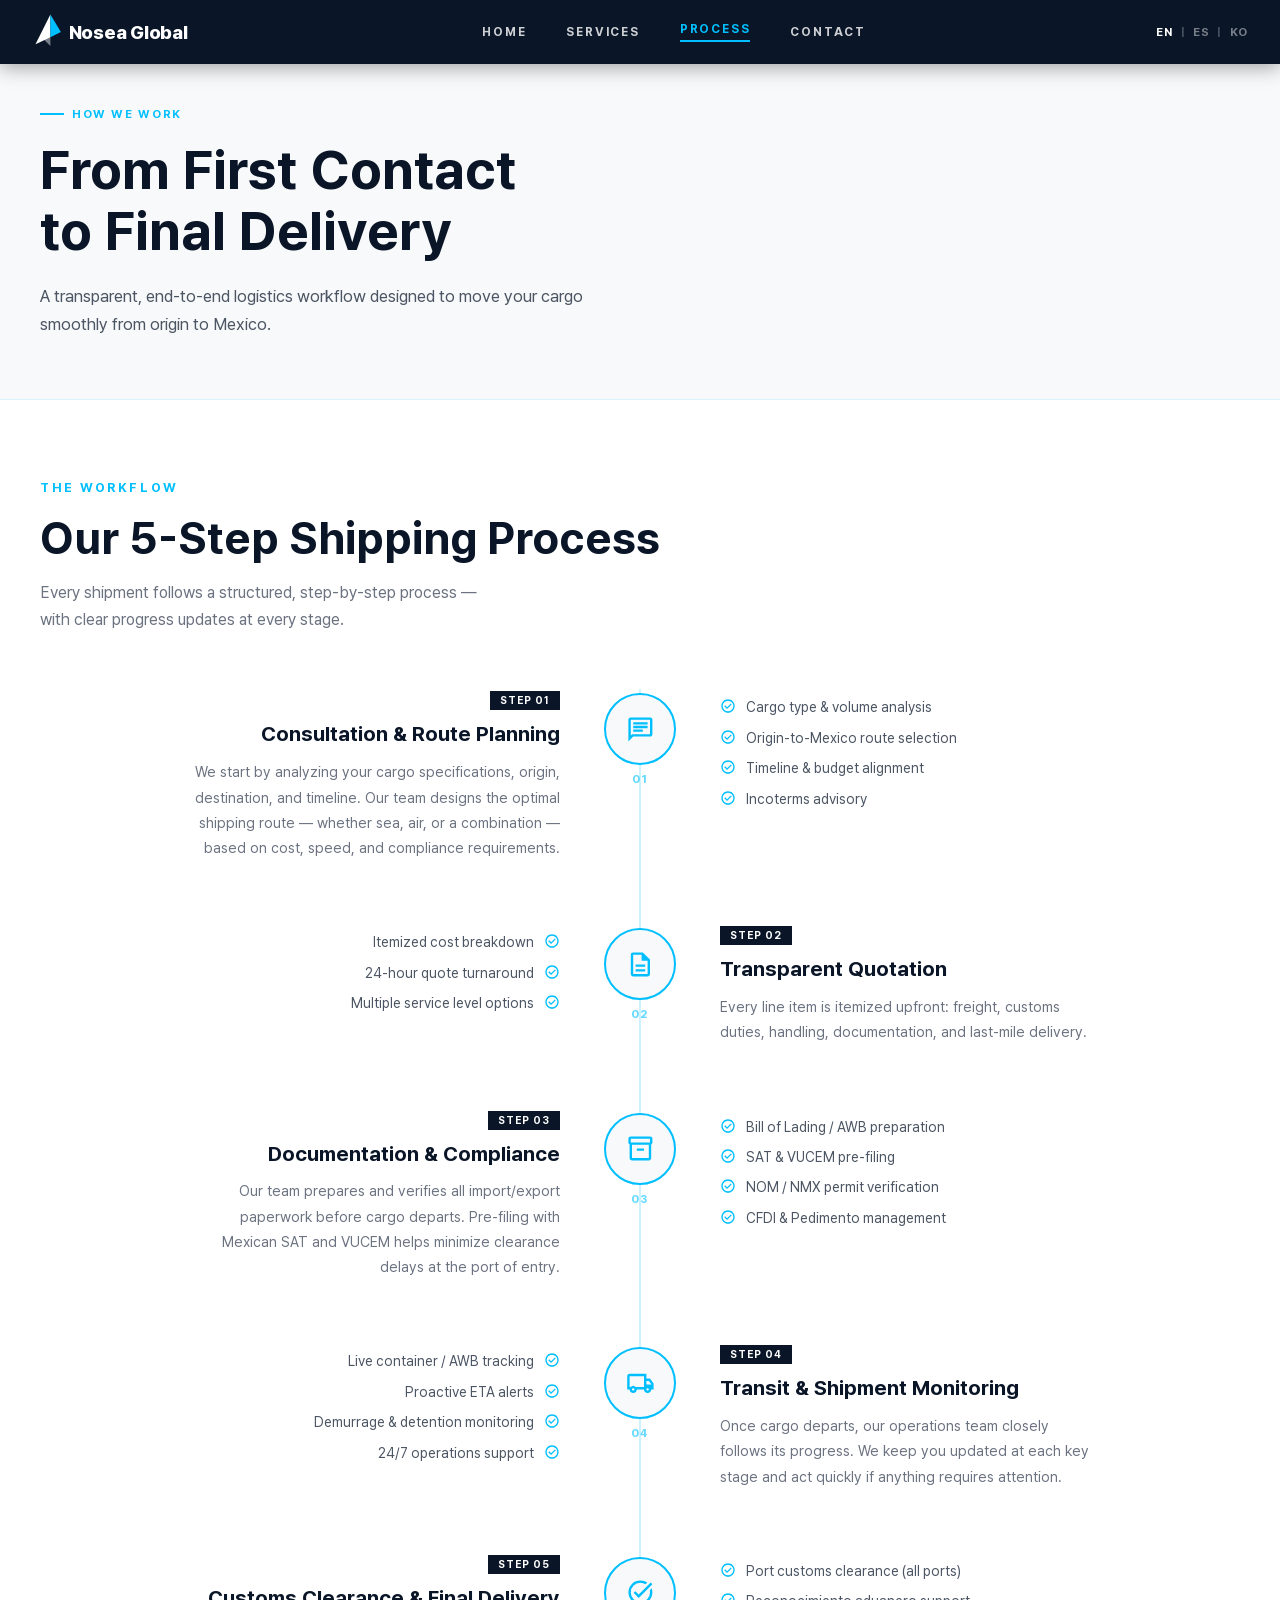
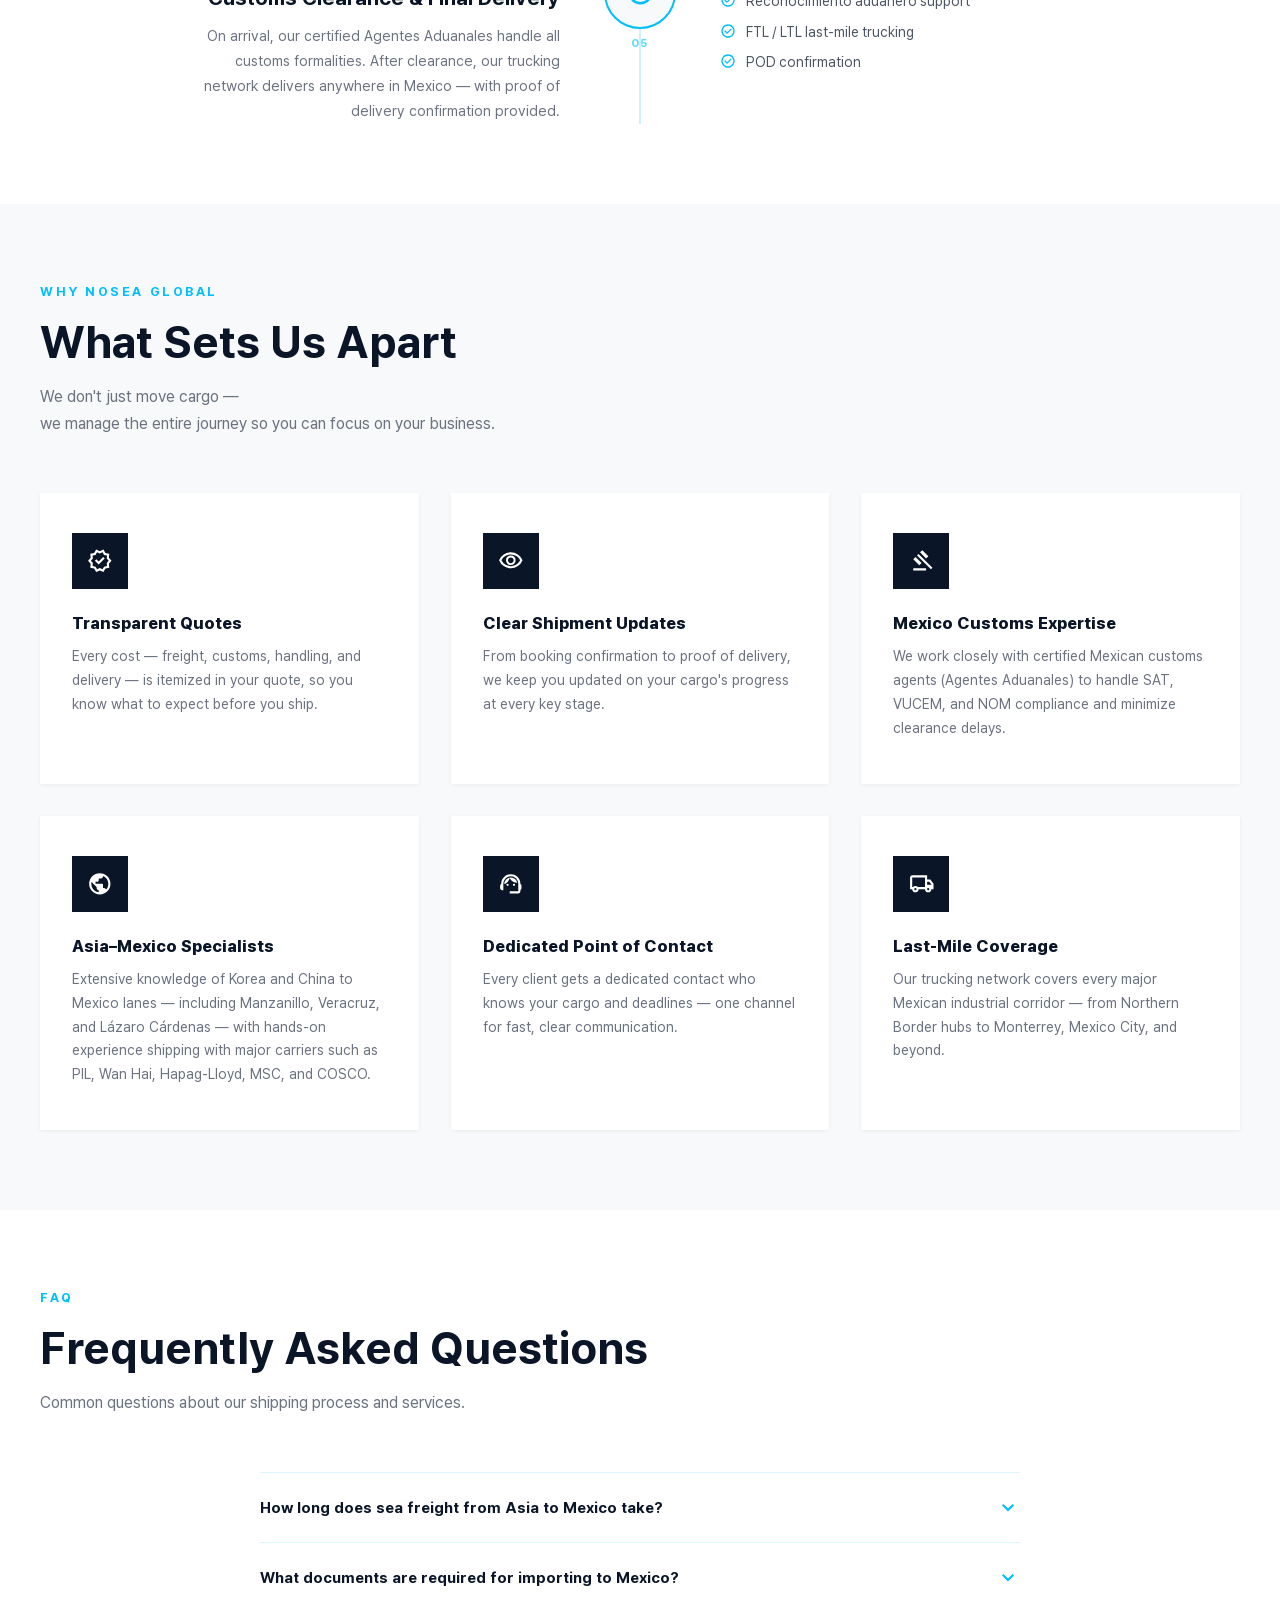
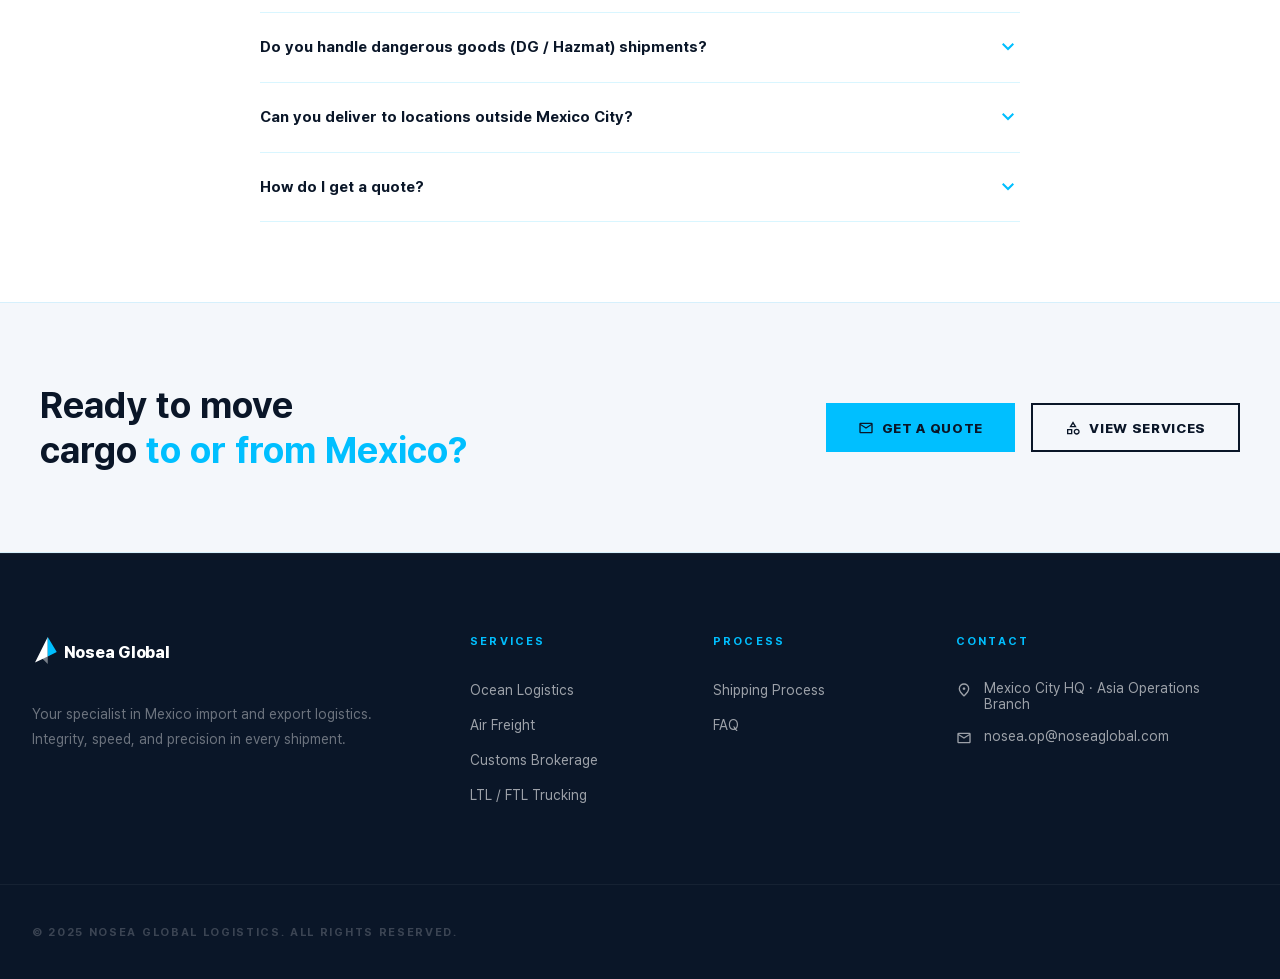
<file: process.html>
<!DOCTYPE html>
<html lang="en">
<head>
<meta charset="utf-8"/>
<meta name="viewport" content="width=device-width, initial-scale=1.0"/>
<link rel="icon" href="/favicon.ico" sizes="48x48"/>
<link rel="icon" href="/icon.svg" type="image/svg+xml"/>
<link rel="icon" href="/favicon-32x32.png" type="image/png" sizes="32x32"/>
<link rel="apple-touch-icon" href="/apple-touch-icon.png"/>
<title>Mexico Shipping &amp; Customs Clearance Process | Nosea Global</title>
<meta name="description" content="See how our Mexico freight forwarder handles international shipping from quote to delivery — sea freight, air freight and Mexico customs clearance, step by step."/>
<meta name="keywords" content="Mexico customs clearance, customs brokerage Mexico, international shipping Mexico, freight forwarder Mexico, Mexico logistics, Mexico import process"/>
<link rel="alternate" hreflang="en" href="https://noseaglobal.com/process.html"/>
<link rel="alternate" hreflang="es" href="https://noseaglobal.com/process-es.html"/>
<link rel="alternate" hreflang="ko" href="https://noseaglobal.com/process-ko.html"/>
<link rel="alternate" hreflang="x-default" href="https://noseaglobal.com/process.html"/>
<link rel="canonical" href="https://noseaglobal.com/process.html"/>
<meta property="og:type" content="website"/>
<meta property="og:site_name" content="Nosea Global"/>
<meta property="og:locale" content="en_US"/>
<meta property="og:title" content="Mexico Shipping &amp; Customs Clearance Process | Nosea Global"/>
<meta property="og:description" content="See how our Mexico freight forwarder handles international shipping from quote to delivery — sea freight, air freight and Mexico customs clearance, step by step."/>
<meta property="og:url" content="https://noseaglobal.com/process.html"/>
<meta property="og:image" content="https://images.unsplash.com/photo-1578575437130-527eed3abbec?w=1200&q=85&auto=format&fit=crop"/>
<meta property="og:image:width" content="1200"/>
<meta property="og:image:height" content="800"/>
<meta property="og:image:alt" content="Cargo ship at sea"/>
<meta name="twitter:card" content="summary_large_image"/>
<script type="application/ld+json">
{
 "@context": "https://schema.org",
 "@graph": [
  {
   "@type": "Organization",
   "@id": "https://noseaglobal.com/#organization",
   "name": "Nosea Global",
   "alternateName": [
    "Nosea Global Logistics",
    "노세아글로벌"
   ],
   "url": "https://noseaglobal.com/",
   "logo": {
    "@type": "ImageObject",
    "@id": "https://noseaglobal.com/#logo",
    "url": "https://noseaglobal.com/images/nosea-logo-512.png",
    "contentUrl": "https://noseaglobal.com/images/nosea-logo-512.png",
    "width": 512,
    "height": 512
   },
   "email": "nosea.op@noseaglobal.com",
   "description": "Mexico freight forwarder providing sea freight, air freight, Mexico customs clearance and inland logistics between Asia and Mexico.",
   "areaServed": [
    {
     "@type": "Country",
     "name": "Mexico"
    },
    {
     "@type": "Country",
     "name": "South Korea"
    }
   ],
   "knowsAbout": [
    "Freight forwarding",
    "Sea freight",
    "Air freight",
    "Customs brokerage",
    "Inland transportation"
   ],
   "contactPoint": {
    "@type": "ContactPoint",
    "contactType": "customer service",
    "email": "nosea.op@noseaglobal.com",
    "availableLanguage": [
     "English",
     "Spanish"
    ]
   }
  },
  {
   "@type": "WebSite",
   "@id": "https://noseaglobal.com/#website",
   "url": "https://noseaglobal.com/",
   "name": "Nosea Global",
   "inLanguage": [
    "en",
    "es",
    "ko"
   ],
   "publisher": {
    "@id": "https://noseaglobal.com/#organization"
   }
  },
  {
   "@type": "BreadcrumbList",
   "@id": "https://noseaglobal.com/process.html#breadcrumb",
   "itemListElement": [
    {
     "@type": "ListItem",
     "position": 1,
     "name": "Home",
     "item": "https://noseaglobal.com/"
    },
    {
     "@type": "ListItem",
     "position": 2,
     "name": "Process",
     "item": "https://noseaglobal.com/process.html"
    }
   ]
  },
  {
   "@type": "FAQPage",
   "@id": "https://noseaglobal.com/process.html#webpage",
   "url": "https://noseaglobal.com/process.html",
   "name": "Mexico Shipping & Customs Clearance Process | Nosea Global",
   "description": "See how our Mexico freight forwarder handles international shipping from quote to delivery — sea freight, air freight and Mexico customs clearance, step by step.",
   "inLanguage": "en",
   "isPartOf": {
    "@id": "https://noseaglobal.com/#website"
   },
   "breadcrumb": {
    "@id": "https://noseaglobal.com/process.html#breadcrumb"
   },
   "mainEntity": [
    {
     "@type": "Question",
     "name": "How long does sea freight from Asia to Mexico take?",
     "acceptedAnswer": {
      "@type": "Answer",
      "text": "FCL transit time is typically 25–35 days for major Korean and Chinese ports to Manzanillo or Veracruz. LCL consolidations add 5–7 days for stuffing and CFS processing. Transit times can vary by carrier and routing — we will confirm the exact schedule at quotation stage."
     }
    },
    {
     "@type": "Question",
     "name": "What documents are required for importing to Mexico?",
     "acceptedAnswer": {
      "@type": "Answer",
      "text": "Core documents include: Commercial Invoice, Packing List, Bill of Lading (sea) or AWB (air), Certificate of Origin (if preferential tariff applies), and any NOM/NMX compliance certificates for regulated products. Our customs team prepares and reviews everything before departure."
     }
    },
    {
     "@type": "Question",
     "name": "Do you handle dangerous goods (DG / Hazmat) shipments?",
     "acceptedAnswer": {
      "@type": "Answer",
      "text": "Yes — for air freight, we are IATA-certified for DG handling. For sea freight, we manage IMO-classified dangerous goods subject to carrier acceptance and applicable regulations. Please declare all DG items at consultation stage so we can plan the correct documentation and routing."
     }
    },
    {
     "@type": "Question",
     "name": "Can you deliver to locations outside Mexico City?",
     "acceptedAnswer": {
      "@type": "Answer",
      "text": "Absolutely. Our inland distribution network covers all of Mexico — including major industrial hubs such as Monterrey, Guadalajara, Saltillo, Tijuana, and the Northern Border maquiladora corridors. Both FTL and LTL options are available."
     }
    },
    {
     "@type": "Question",
     "name": "How do I get a quote?",
     "acceptedAnswer": {
      "@type": "Answer",
      "text": "You can request a quote through our Contact page, or email us directly at nosea.op@noseaglobal.com.\nFor a faster and more accurate quote, please include the following details:\n- Commodity\n- HS Code (if available)\n- Weight / Volume\n- Origin\n- Destination\n- Preferred Shipping Schedule\nOnce we've reviewed your request, we will send a detailed quote covering freight, customs, and related fees within 24 hours."
     }
    }
   ]
  }
 ]
}
</script>
<link rel="preload" href="/fonts/pretendard-1.3.9/PretendardStdVariable.subset.6.woff2" as="font" type="font/woff2" crossorigin/>
<link rel="stylesheet" href="/fonts/pretendard-1.3.9/pretendard-subset.css"/>
<style>
@property --os-scroll-percent{syntax: "<number>"; inherits: true; initial-value: 0;}@property --os-viewport-percent{syntax: "<number>"; inherits: true; initial-value: 0;}
*,*::before,*::after{box-sizing:border-box;margin:0;padding:0;}
html{scroll-behavior:smooth;}
body{font-family:'Pretendard',sans-serif;background:#fff;color:#0a1628;}
a{text-decoration:none;color:inherit;}
img{display:block;max-width:100%;}
:root{--cyan:#00BFFF;--navy:#0a1628;--surface:#f8f9fa;}
.material-symbols-outlined{display:inline-block;width:1em;height:1em;font-size:24px;line-height:1;vertical-align:middle;fill:currentColor;flex-shrink:0;}

/* ── NAV (메인과 동일) ── */
header{position:fixed;top:0;left:0;right:0;height:64px;background:var(--navy);display:flex;align-items:center;z-index:100;box-shadow:0 2px 20px rgba(0,0,0,.4);}
nav{display:flex;align-items:center;justify-content:space-between;width:100%;max-width:1536px;margin:0 auto;padding:0 2rem;}
.nav-links{display:flex;gap:2.5rem;align-items:center;}
.nav-links a{font-weight:700;font-size:.75rem;letter-spacing:.15em;text-transform:uppercase;color:rgba(255,255,255,.8);transition:color .2s;}
.nav-links a:hover,.nav-links a.active{color:var(--cyan);}
.nav-links a.active{border-bottom:2px solid var(--cyan);padding-bottom:4px;}
.btn-quote{background:var(--cyan);color:var(--navy);padding:.5rem 1.5rem;font-weight:700;font-size:.75rem;letter-spacing:.05em;text-transform:uppercase;transition:filter .2s;white-space:nowrap;}
.btn-quote:hover{filter:brightness(1.1);}
.lang-switch{display:flex;align-items:center;gap:.5rem;font-size:.72rem;font-weight:700;letter-spacing:.05em;color:rgba(255,255,255,.45);margin-left:1.5rem;}
.lang-switch a{color:inherit;transition:color .2s;}
.lang-switch a.active{color:#fff;}
.lang-switch a:hover{color:var(--cyan);}
.lang-switch .lang-sep{color:rgba(255,255,255,.25);}
.nav-hamburger{display:none;flex-direction:column;justify-content:center;align-items:center;width:40px;height:40px;cursor:pointer;gap:5px;background:none;border:none;padding:0;margin-left:12px;}
.nav-hamburger span{display:block;width:22px;height:2px;background:#fff;border-radius:2px;transition:transform .3s,opacity .3s;}
.nav-hamburger.open span:nth-child(1){transform:translateY(7px) rotate(45deg);}
.nav-hamburger.open span:nth-child(2){opacity:0;}
.nav-hamburger.open span:nth-child(3){transform:translateY(-7px) rotate(-45deg);}
.nav-drawer{display:none;position:fixed;top:64px;left:0;right:0;z-index:99;background:rgba(10,22,40,0.98);backdrop-filter:blur(16px);border-bottom:1px solid rgba(255,255,255,.08);flex-direction:column;padding:8px 0 20px;}
.nav-drawer.open{display:flex;}
.nav-drawer a{display:block;padding:14px 24px;font-size:.95rem;font-weight:600;color:rgba(255,255,255,.7);text-decoration:none;border-bottom:1px solid rgba(255,255,255,.05);transition:color .2s,background .2s;}
.nav-drawer a:last-child{border-bottom:none;}
.nav-drawer a:hover,.nav-drawer a.active{color:var(--cyan);background:rgba(0,191,255,.05);}
.nav-drawer .drawer-cta{margin:12px 24px 0;display:inline-flex;align-items:center;justify-content:center;gap:8px;background:var(--cyan);color:var(--navy);font-weight:700;font-size:.82rem;letter-spacing:.06em;text-transform:uppercase;padding:13px 20px;text-decoration:none;}
.nav-drawer .drawer-lang{display:flex;align-items:center;gap:8px;padding:14px 24px 0;font-size:.78rem;font-weight:700;letter-spacing:.05em;color:rgba(255,255,255,.45);}
.nav-drawer .drawer-lang a{color:rgba(255,255,255,.6);}
.nav-drawer .drawer-lang a.active{color:var(--cyan);}
@media(max-width:768px){.nav-links{display:none;}.btn-quote{display:none;}.nav-hamburger{display:flex;}nav{padding:0 1.25rem;}}

/* ── PAGE HERO ── */
.page-hero{background:var(--surface);border-bottom:1px solid rgba(0,191,255,.12);padding:100px 2rem 60px;}
.page-hero-inner{max-width:1200px;margin:0 auto;}
.eyebrow{display:inline-flex;align-items:center;gap:8px;font-size:.72rem;font-weight:700;letter-spacing:.14em;text-transform:uppercase;color:var(--cyan);margin-bottom:18px;}
.eyebrow::before{content:'';display:block;width:24px;height:2px;background:var(--cyan);}
.page-hero h1{font-family:'Pretendard',sans-serif;font-size:clamp(2.2rem,4.5vw,3.4rem);line-height:1.13;color:var(--navy);max-width:640px;margin-bottom:20px;}
.page-hero p{font-size:1.05rem;line-height:1.7;color:#4b5563;max-width:560px;}

/* ── SECTION BASE ── */
section{padding:5rem 2rem;}
.container{max-width:1200px;margin:0 auto;}
.section-label{color:var(--cyan);font-weight:700;letter-spacing:.2em;font-size:.8rem;text-transform:uppercase;display:block;margin-bottom:1rem;}
.section-title{font-family:'Pretendard',sans-serif;font-size:clamp(2rem,4vw,2.8rem);font-weight:700;color:var(--navy);margin-bottom:14px;}
.section-sub{font-size:1rem;color:#6b7280;line-height:1.7;max-width:540px;margin-bottom:3.5rem;}

/* ── TIMELINE (메인 5단계 확장) ── */
.timeline-section{background:#fff;}
.timeline{position:relative;max-width:900px;margin:0 auto;}
/* 세로 중앙선 */
.timeline::before{
  content:'';position:absolute;
  left:50%;top:0;bottom:0;
  width:2px;background:rgba(0,191,255,.2);
  transform:translateX(-50%);
  z-index:0;
}
.tl-item{
  display:grid;
  grid-template-columns:1fr 80px 1fr;
  gap:0;
  align-items:start;
  margin-bottom:4rem;
  position:relative;
}
.tl-item:last-child{margin-bottom:0;}
/* 홀수(왼쪽) / 짝수(오른쪽) 교차 배치 */
.tl-item:nth-child(odd) .tl-content{grid-column:1;text-align:right;padding-right:2.5rem;}
.tl-item:nth-child(odd) .tl-node{grid-column:2;}
.tl-item:nth-child(odd) .tl-detail{grid-column:3;padding-left:2.5rem;}
.tl-item:nth-child(even) .tl-content{grid-column:3;grid-row:1;text-align:left;padding-left:2.5rem;}
.tl-item:nth-child(even) .tl-node{grid-column:2;grid-row:1;}
.tl-item:nth-child(even) .tl-detail{grid-column:1;grid-row:1;text-align:right;padding-right:2.5rem;}

/* 노드(중앙 원) */
.tl-node{
  display:flex;flex-direction:column;align-items:center;
  z-index:1;padding-top:.25rem;
}
.tl-circle{
  width:72px;height:72px;border-radius:50%;
  background:var(--surface);
  display:flex;align-items:center;justify-content:center;
  border:2px solid var(--cyan);
  flex-shrink:0;
  transition:background .3s;
  cursor:default;
}
.tl-circle:hover{background:var(--cyan);}
.tl-circle:hover .material-symbols-outlined{color:var(--navy);}
.tl-circle .material-symbols-outlined{font-size:1.8rem;color:var(--cyan);transition:color .3s;}
.tl-step-num{
  font-size:.68rem;font-weight:800;letter-spacing:.12em;
  text-transform:uppercase;color:rgba(0,191,255,.6);
  margin-top:.5rem;
}

/* 콘텐츠 박스 */
.tl-content{}
.tl-content .step-tag{
  display:inline-block;
  background:var(--navy);color:#fff;
  font-size:.65rem;font-weight:700;letter-spacing:.1em;text-transform:uppercase;
  padding:3px 10px;margin-bottom:.75rem;
}
.tl-content h3{
  font-family:'Pretendard',sans-serif;
  font-size:1.3rem;font-weight:700;color:var(--navy);
  margin-bottom:.75rem;line-height:1.2;
}
.tl-content p{
  font-size:.9rem;color:#6b7280;line-height:1.75;
}
.tl-detail{
  padding-top:.5rem;
}
.tl-bullets{list-style:none;display:flex;flex-direction:column;gap:.6rem;}
.tl-bullets li{
  display:flex;align-items:flex-start;gap:.6rem;
  font-size:.87rem;color:#4b5563;line-height:1.5;
}
.tl-item:nth-child(even) .tl-bullets li{flex-direction:row-reverse;}
.tl-bullets li .material-symbols-outlined{font-size:16px;color:var(--cyan);flex-shrink:0;margin-top:1px;}

/* ── FAQ / WHY US ── */
.why-section{background:var(--surface);}
.why-grid{display:grid;grid-template-columns:repeat(3,1fr);gap:2rem;}
.why-card{
  background:#fff;padding:2.5rem 2rem;
  border-bottom:3px solid transparent;
  box-shadow:0 1px 4px rgba(0,0,0,.06);
  transition:border-color .3s,transform .3s;
}
.why-card:hover{border-color:var(--cyan);transform:translateY(-4px);}
.why-icon{
  width:56px;height:56px;background:var(--navy);
  display:flex;align-items:center;justify-content:center;
  margin-bottom:1.5rem;
}
.why-icon .material-symbols-outlined{font-size:1.6rem;color:#fff;}
.why-card h4{font-size:1.05rem;font-weight:800;color:var(--navy);margin-bottom:.75rem;}
.why-card p{font-size:.88rem;color:#6b7280;line-height:1.7;}

/* ── FAQ ── */
.faq-section{background:#fff;}
.faq-list{max-width:760px;margin:0 auto;display:flex;flex-direction:column;gap:0;}
.faq-item{border-bottom:1px solid rgba(0,191,255,.15);}
.faq-item:first-child{border-top:1px solid rgba(0,191,255,.15);}
.faq-q{
  display:flex;justify-content:space-between;align-items:center;
  padding:1.4rem 0;cursor:pointer;
  font-weight:700;font-size:.95rem;color:var(--navy);
  user-select:none;gap:1rem;
}
.faq-q .material-symbols-outlined{flex-shrink:0;color:var(--cyan);transition:transform .3s;}
.faq-item.open .faq-q .material-symbols-outlined{transform:rotate(180deg);}
.faq-a{
  max-height:0;overflow:hidden;
  transition:max-height .35s ease,padding .25s;
  font-size:.9rem;color:#6b7280;line-height:1.75;
}
.faq-a a{color:var(--cyan);text-decoration:underline;}
.faq-a ul{list-style:disc;margin:.5rem 0 .75rem 1.25rem;}
.faq-item.open .faq-a{max-height:560px;padding-bottom:1.25rem;}

/* ── CTA ── */
.cta-section{background:#f4f7fb;border-top:1px solid rgba(0,191,255,0.12);border-bottom:1px solid rgba(0,191,255,0.12);}
.cta-inner{display:flex;align-items:center;justify-content:space-between;gap:2.5rem;}
.cta-inner h2{font-family:'Pretendard',sans-serif;font-size:clamp(1.6rem,3vw,2.3rem);color:var(--navy);max-width:500px;line-height:1.2;}
.cta-inner h2 em{font-style:normal;color:var(--cyan);}
.cta-btns{display:flex;gap:1rem;flex-shrink:0;}
.btn-primary{background:var(--cyan);color:var(--navy);padding:.9rem 2rem;font-weight:800;font-size:.85rem;text-transform:uppercase;letter-spacing:.05em;transition:filter .2s,transform .2s;display:inline-flex;align-items:center;gap:.5rem;}
.btn-primary:hover{filter:brightness(1.1);transform:translateY(-2px);}
.btn-outline-light{border:2px solid var(--navy);color:var(--navy);padding:.9rem 2rem;font-weight:800;font-size:.85rem;text-transform:uppercase;letter-spacing:.05em;transition:border-color .2s,color .2s,background .2s;display:inline-flex;align-items:center;gap:.5rem;background:transparent;}
.btn-outline-light:hover{background:var(--navy);color:#fff;}

/* ── FOOTER (메인과 동일) ── */
footer{background:var(--navy);border-top:1px solid rgba(255,255,255,.05);color:#fff;}
.footer-grid{display:grid;gap:3rem;grid-template-columns:2fr 1fr 1fr 1.5fr;padding:5rem 2rem;max-width:1536px;margin:0 auto;}
.footer-logo{display:flex;align-items:center;gap:.75rem;margin-bottom:2rem;}
.footer-desc{color:rgba(255,255,255,.4);font-size:.875rem;line-height:1.8;}
.footer-col h5{color:var(--cyan);font-weight:700;font-size:.7rem;letter-spacing:.2em;text-transform:uppercase;margin-bottom:2rem;}
.footer-col ul{list-style:none;display:flex;flex-direction:column;gap:1rem;}
.footer-col ul li a{color:rgba(255,255,255,.6);font-size:.875rem;transition:color .2s;}
.footer-col ul li a:hover{color:var(--cyan);}
.footer-contact-item{display:flex;align-items:flex-start;gap:.75rem;margin-bottom:1rem;color:rgba(255,255,255,.6);font-size:.875rem;}
.footer-contact-item .material-symbols-outlined{font-size:1rem;margin-top:2px;flex-shrink:0;}
.footer-bottom{max-width:1536px;margin:0 auto;padding:2.5rem 2rem;border-top:1px solid rgba(255,255,255,.05);display:flex;justify-content:space-between;align-items:center;flex-wrap:wrap;gap:1rem;font-size:.7rem;color:rgba(255,255,255,.2);font-weight:700;letter-spacing:.15em;text-transform:uppercase;}
.footer-bottom a{color:inherit;transition:color .2s;}
.footer-bottom a:hover{color:#fff;}
.footer-legal{display:flex;gap:2rem;}

/* ── RESPONSIVE ── */
@media(max-width:1024px){
  .why-grid{grid-template-columns:repeat(2,1fr);}
}
@media(max-width:768px){
  .nav-links{display:none;}.btn-quote{display:none;}.nav-hamburger{display:flex;}
  .page-hero{padding:88px 1.25rem 48px;}
  section{padding:3.5rem 1.25rem;}
  /* 타임라인 → 세로 단일 컬럼 */
  .timeline::before{left:28px;transform:none;}
  .tl-item{grid-template-columns:56px 1fr;gap:0 1.25rem;}
  .tl-item:nth-child(odd) .tl-content,
  .tl-item:nth-child(even) .tl-content{grid-column:2;grid-row:1;text-align:left;padding:0;}
  .tl-item:nth-child(odd) .tl-node,
  .tl-item:nth-child(even) .tl-node{grid-column:1;grid-row:1 / 3;padding-top:0;}
  .tl-item:nth-child(odd) .tl-detail,
  .tl-item:nth-child(even) .tl-detail{grid-column:2;grid-row:2;text-align:left;padding:0;margin-top:.75rem;}
  .tl-circle{width:52px;height:52px;}
  .tl-circle .material-symbols-outlined{font-size:1.4rem;}
  .tl-content h3{font-size:1.1rem;}
  .tl-item:nth-child(even) .tl-bullets li{flex-direction:row;}
  .tl-item{margin-bottom:2.5rem;}
  /* Why us */
  .why-grid{grid-template-columns:1fr;}
  /* CTA */
  .cta-inner{flex-direction:column;align-items:flex-start;}
  .cta-btns{flex-direction:column;width:100%;}
  .btn-primary,.btn-outline-light{justify-content:center;}
  /* footer */
  .footer-grid{grid-template-columns:1fr;gap:2rem;padding:3rem 1.25rem;}
  .footer-bottom{flex-direction:column;align-items:flex-start;gap:.5rem;padding:1.5rem 1.25rem;}
}
@media(max-width:480px){
  .page-hero{padding:84px 1rem 40px;}
  section{padding:3rem 1rem;}
  .timeline::before{left:24px;}
  .tl-item{grid-template-columns:48px 1fr;}
  .tl-circle{width:44px;height:44px;}
  .tl-circle .material-symbols-outlined{font-size:1.2rem;}
  .tl-step-num{font-size:.6rem;}
  .footer-grid{padding:2.5rem 1rem;}
  .footer-bottom{padding:1.25rem 1rem;}
}
</style>
<!-- Google tag (gtag.js) - GA4 -->
<script async src="https://www.googletagmanager.com/gtag/js?id=G-B38WF4MDHT"></script>
<script>
window.dataLayer=window.dataLayer||[];
function gtag(){dataLayer.push(arguments);}
gtag('js',new Date());
gtag('config','G-B38WF4MDHT');
// Track email links and "Get a Quote" CTAs across the site
document.addEventListener('click',function(e){
  var a=e.target.closest&&e.target.closest('a[href]');
  if(!a) return;
  var h=a.getAttribute('href')||'';
  var loc=a.closest('footer')?'footer':(a.closest('header,.nav-drawer')?'nav':'content');
  if(h.indexOf('mailto:')===0){
    gtag('event','email_click',{link_location:loc});
  }else if(/^contact(-es|-ko)?\.html/.test(h)&&!/contact(-es|-ko)?\.html$/.test(location.pathname)){
    gtag('event','quote_cta_click',{link_location:loc,link_text:a.textContent.trim().slice(0,50)});
  }
},true);
</script>
</head>
<body>
<svg xmlns="http://www.w3.org/2000/svg" style="position:absolute;width:0;height:0;overflow:hidden" aria-hidden="true" focusable="false"><symbol id="i-category" viewBox="0 -960 960 960"><path d="m260-520 220-360 220 360H260ZM700-80q-75 0-127.5-52.5T520-260q0-75 52.5-127.5T700-440q75 0 127.5 52.5T880-260q0 75-52.5 127.5T700-80Zm-580-20v-320h320v320H120Zm580-60q42 0 71-29t29-71q0-42-29-71t-71-29q-42 0-71 29t-29 71q0 42 29 71t71 29Zm-500-20h160v-160H200v160Zm202-420h156l-78-126-78 126Zm78 0ZM360-340Zm340 80Z"/></symbol><symbol id="i-chat" viewBox="0 -960 960 960"><path d="M240-400h320v-80H240v80Zm0-120h480v-80H240v80Zm0-120h480v-80H240v80ZM80-80v-720q0-33 23.5-56.5T160-880h640q33 0 56.5 23.5T880-800v480q0 33-23.5 56.5T800-240H240L80-80Zm126-240h594v-480H160v525l46-45Zm-46 0v-480 480Z"/></symbol><symbol id="i-check_circle" viewBox="0 -960 960 960"><path d="m424-296 282-282-56-56-226 226-114-114-56 56 170 170Zm56 216q-83 0-156-31.5T197-197q-54-54-85.5-127T80-480q0-83 31.5-156T197-763q54-54 127-85.5T480-880q83 0 156 31.5T763-763q54 54 85.5 127T880-480q0 83-31.5 156T763-197q-54 54-127 85.5T480-80Zm0-80q134 0 227-93t93-227q0-134-93-227t-227-93q-134 0-227 93t-93 227q0 134 93 227t227 93Zm0-320Z"/></symbol><symbol id="i-description" viewBox="0 -960 960 960"><path d="M320-240h320v-80H320v80Zm0-160h320v-80H320v80ZM240-80q-33 0-56.5-23.5T160-160v-640q0-33 23.5-56.5T240-880h320l240 240v480q0 33-23.5 56.5T720-80H240Zm280-520v-200H240v640h480v-440H520ZM240-800v200-200 640-640Z"/></symbol><symbol id="i-expand_more" viewBox="0 -960 960 960"><path d="M480-345 240-585l56-56 184 184 184-184 56 56-240 240Z"/></symbol><symbol id="i-gavel" viewBox="0 -960 960 960"><path d="M160-120v-80h480v80H160Zm226-194L160-540l84-86 228 226-86 86Zm254-254L414-796l86-84 226 226-86 86Zm184 408L302-682l56-56 522 522-56 56Z"/></symbol><symbol id="i-inventory_2" viewBox="0 -960 960 960"><path d="M200-80q-33 0-56.5-23.5T120-160v-451q-18-11-29-28.5T80-680v-120q0-33 23.5-56.5T160-880h640q33 0 56.5 23.5T880-800v120q0 23-11 40.5T840-611v451q0 33-23.5 56.5T760-80H200Zm0-520v440h560v-440H200Zm-40-80h640v-120H160v120Zm200 280h240v-80H360v80Zm120 20Z"/></symbol><symbol id="i-local_shipping" viewBox="0 -960 960 960"><path d="M155-195q-35-35-35-85H40v-440q0-33 23.5-56.5T120-800h560v160h120l120 160v200h-80q0 50-35 85t-85 35q-50 0-85-35t-35-85H360q0 50-35 85t-85 35q-50 0-85-35Zm113.5-56.5Q280-263 280-280t-11.5-28.5Q257-320 240-320t-28.5 11.5Q200-297 200-280t11.5 28.5Q223-240 240-240t28.5-11.5ZM120-360h32q17-18 39-29t49-11q27 0 49 11t39 29h272v-360H120v360Zm628.5 108.5Q760-263 760-280t-11.5-28.5Q737-320 720-320t-28.5 11.5Q680-297 680-280t11.5 28.5Q703-240 720-240t28.5-11.5ZM680-440h170l-90-120h-80v120ZM360-540Z"/></symbol><symbol id="i-location_on" viewBox="0 -960 960 960"><path d="M536.5-503.5Q560-527 560-560t-23.5-56.5Q513-640 480-640t-56.5 23.5Q400-593 400-560t23.5 56.5Q447-480 480-480t56.5-23.5ZM480-186q122-112 181-203.5T720-552q0-109-69.5-178.5T480-800q-101 0-170.5 69.5T240-552q0 71 59 162.5T480-186Zm0 106Q319-217 239.5-334.5T160-552q0-150 96.5-239T480-880q127 0 223.5 89T800-552q0 100-79.5 217.5T480-80Zm0-480Z"/></symbol><symbol id="i-mail" viewBox="0 -960 960 960"><path d="M160-160q-33 0-56.5-23.5T80-240v-480q0-33 23.5-56.5T160-800h640q33 0 56.5 23.5T880-720v480q0 33-23.5 56.5T800-160H160Zm320-280L160-640v400h640v-400L480-440Zm0-80 320-200H160l320 200ZM160-640v-80 480-400Z"/></symbol><symbol id="i-public" viewBox="0 -960 960 960"><path d="M324-111.5Q251-143 197-197t-85.5-127Q80-397 80-480t31.5-156Q143-709 197-763t127-85.5Q397-880 480-880t156 31.5Q709-817 763-763t85.5 127Q880-563 880-480t-31.5 156Q817-251 763-197t-127 85.5Q563-80 480-80t-156-31.5ZM440-162v-78q-33 0-56.5-23.5T360-320v-40L168-552q-3 18-5.5 36t-2.5 36q0 121 79.5 212T440-162Zm276-102q41-45 62.5-100.5T800-480q0-98-54.5-179T600-776v16q0 33-23.5 56.5T520-680h-80v80q0 17-11.5 28.5T400-560h-80v80h240q17 0 28.5 11.5T600-440v120h40q26 0 47 15.5t29 40.5Z"/></symbol><symbol id="i-support_agent" viewBox="0 -960 960 960"><path d="M440-120v-80h320v-284q0-117-81.5-198.5T480-764q-117 0-198.5 81.5T200-484v244h-40q-33 0-56.5-23.5T80-320v-80q0-21 10.5-39.5T120-469l3-53q8-68 39.5-126t79-101q47.5-43 109-67T480-840q68 0 129 24t109 66.5Q766-707 797-649t40 126l3 52q19 9 29.5 27t10.5 38v92q0 20-10.5 38T840-249v49q0 33-23.5 56.5T760-120H440ZM331.5-411.5Q320-423 320-440t11.5-28.5Q343-480 360-480t28.5 11.5Q400-457 400-440t-11.5 28.5Q377-400 360-400t-28.5-11.5Zm240 0Q560-423 560-440t11.5-28.5Q583-480 600-480t28.5 11.5Q640-457 640-440t-11.5 28.5Q617-400 600-400t-28.5-11.5ZM241-462q-7-106 64-182t177-76q89 0 156.5 56.5T720-519q-91-1-167.5-49T435-698q-16 80-67.5 142.5T241-462Z"/></symbol><symbol id="i-task_alt" viewBox="0 -960 960 960"><path d="M480-80q-83 0-156-31.5T197-197q-54-54-85.5-127T80-480q0-83 31.5-156T197-763q54-54 127-85.5T480-880q65 0 123 19t107 53l-58 59q-38-24-81-37.5T480-800q-133 0-226.5 93.5T160-480q0 133 93.5 226.5T480-160q133 0 226.5-93.5T800-480q0-18-2-36t-6-35l65-65q11 32 17 66t6 70q0 83-31.5 156T763-197q-54 54-127 85.5T480-80Zm-56-216L254-466l56-56 114 114 400-401 56 56-456 457Z"/></symbol><symbol id="i-verified" viewBox="0 -960 960 960"><path d="m344-60-76-128-144-32 14-148-98-112 98-112-14-148 144-32 76-128 136 58 136-58 76 128 144 32-14 148 98 112-98 112 14 148-144 32-76 128-136-58-136 58Zm34-102 102-44 104 44 56-96 110-26-10-112 74-84-74-86 10-112-110-24-58-96-102 44-104-44-56 96-110 24 10 112-74 86 74 84-10 114 110 24 58 96Zm102-318Zm-42 142 226-226-56-58-170 170-86-84-56 56 142 142Z"/></symbol><symbol id="i-visibility" viewBox="0 -960 960 960"><path d="M607.5-372.5Q660-425 660-500t-52.5-127.5Q555-680 480-680t-127.5 52.5Q300-575 300-500t52.5 127.5Q405-320 480-320t127.5-52.5Zm-204-51Q372-455 372-500t31.5-76.5Q435-608 480-608t76.5 31.5Q588-545 588-500t-31.5 76.5Q525-392 480-392t-76.5-31.5ZM214-281.5Q94-363 40-500q54-137 174-218.5T480-800q146 0 266 81.5T920-500q-54 137-174 218.5T480-200q-146 0-266-81.5ZM480-500Zm207.5 160.5Q782-399 832-500q-50-101-144.5-160.5T480-720q-113 0-207.5 59.5T128-500q50 101 144.5 160.5T480-280q113 0 207.5-59.5Z"/></symbol></svg>

<!-- HEADER -->
<header>
  <nav>
    <a href="/" style="display:inline-flex;align-items:center;" aria-label="Nosea Global home">
      <svg viewBox="0 0 210 48" style="height:42px;width:auto;display:block;" aria-label="Nosea Global" xmlns="http://www.w3.org/2000/svg"><path d="M21 4 L4 38 L21 30 Z" fill="#ffffff"/><path d="M21 4 L21 30 L33 24 Z" fill="#00BFFF"/><path d="M13 32 L21 30 L21 40 Z" fill="#ffffff" fill-opacity="0.45"/><text x="42" y="32" font-family="Pretendard, Arial, sans-serif" font-size="22" font-weight="800" letter-spacing="-0.3" fill="#ffffff">Nosea Global</text></svg>
    </a>
    <div class="nav-links">
      <a href="/">Home</a>
      <a href="services.html">Services</a>
      <a href="process.html" class="active">Process</a>
      <a href="contact.html">Contact</a>
    </div>
    <div class="lang-switch">
      <a href="process.html" class="active">EN</a>
      <span class="lang-sep">|</span>
      <a href="process-es.html">ES</a><span class="lang-sep">|</span><a href="process-ko.html">KO</a>
    </div>
    <button class="nav-hamburger" id="hamburger" aria-label="Toggle menu">
      <span></span><span></span><span></span>
    </button>
  </nav>
</header>

<div class="nav-drawer" id="navDrawer">
  <a href="/">Home</a>
  <a href="services.html">Services</a>
  <a href="process.html" class="active">Process</a>
  <a href="contact.html">Contact</a>
  <a href="contact.html" class="drawer-cta">Get a Quote</a>
  <div class="drawer-lang"><a href="process.html" class="active">EN</a><span class="lang-sep">|</span><a href="process-es.html">ES</a><span class="lang-sep">|</span><a href="process-ko.html">KO</a></div>
</div>

<!-- PAGE HERO -->
<div class="page-hero">
  <div class="page-hero-inner">
    <div class="eyebrow">How We Work</div>
    <h1>From First Contact<br>to Final Delivery</h1>
    <p>A transparent, end-to-end logistics workflow designed to move your cargo smoothly from origin to Mexico.</p>
  </div>
</div>

<!-- TIMELINE -->
<section class="timeline-section" id="timeline">
  <div class="container">
    <span class="section-label">The Workflow</span>
    <h2 class="section-title">Our 5-Step Shipping Process</h2>
    <p class="section-sub">Every shipment follows a structured, step-by-step process —<br>with clear progress updates at every stage.</p>

    <div class="timeline">

      <!-- STEP 01 -->
      <div class="tl-item">
        <div class="tl-content">
          <span class="step-tag">Step 01</span>
          <h3>Consultation &amp; Route Planning</h3>
          <p>We start by analyzing your cargo specifications, origin, destination, and timeline. Our team designs the optimal shipping route — whether sea, air, or a combination — based on cost, speed, and compliance requirements.</p>
        </div>
        <div class="tl-node">
          <div class="tl-circle"><svg class="material-symbols-outlined" aria-hidden="true" focusable="false"><use href="#i-chat"/></svg></div>
          <span class="tl-step-num">01</span>
        </div>
        <div class="tl-detail">
          <ul class="tl-bullets">
            <li><svg class="material-symbols-outlined" aria-hidden="true" focusable="false"><use href="#i-check_circle"/></svg> Cargo type &amp; volume analysis</li>
            <li><svg class="material-symbols-outlined" aria-hidden="true" focusable="false"><use href="#i-check_circle"/></svg> Origin-to-Mexico route selection</li>
            <li><svg class="material-symbols-outlined" aria-hidden="true" focusable="false"><use href="#i-check_circle"/></svg> Timeline &amp; budget alignment</li>
            <li><svg class="material-symbols-outlined" aria-hidden="true" focusable="false"><use href="#i-check_circle"/></svg> Incoterms advisory</li>
          </ul>
        </div>
      </div>

      <!-- STEP 02 -->
      <div class="tl-item">
        <div class="tl-content">
          <span class="step-tag">Step 02</span>
          <h3>Transparent Quotation</h3>
          <p>Every line item is itemized upfront: freight, customs duties, handling, documentation, and last-mile delivery.</p>
        </div>
        <div class="tl-node">
          <div class="tl-circle"><svg class="material-symbols-outlined" aria-hidden="true" focusable="false"><use href="#i-description"/></svg></div>
          <span class="tl-step-num">02</span>
        </div>
        <div class="tl-detail">
          <ul class="tl-bullets">
            <li><svg class="material-symbols-outlined" aria-hidden="true" focusable="false"><use href="#i-check_circle"/></svg> Itemized cost breakdown</li>
            <li><svg class="material-symbols-outlined" aria-hidden="true" focusable="false"><use href="#i-check_circle"/></svg> 24-hour quote turnaround</li>
            <li><svg class="material-symbols-outlined" aria-hidden="true" focusable="false"><use href="#i-check_circle"/></svg> Multiple service level options</li>
          </ul>
        </div>
      </div>

      <!-- STEP 03 -->
      <div class="tl-item">
        <div class="tl-content">
          <span class="step-tag">Step 03</span>
          <h3>Documentation &amp; Compliance</h3>
          <p>Our team prepares and verifies all import/export paperwork before cargo departs. Pre-filing with Mexican SAT and VUCEM helps minimize clearance delays at the port of entry.</p>
        </div>
        <div class="tl-node">
          <div class="tl-circle"><svg class="material-symbols-outlined" aria-hidden="true" focusable="false"><use href="#i-inventory_2"/></svg></div>
          <span class="tl-step-num">03</span>
        </div>
        <div class="tl-detail">
          <ul class="tl-bullets">
            <li><svg class="material-symbols-outlined" aria-hidden="true" focusable="false"><use href="#i-check_circle"/></svg> Bill of Lading / AWB preparation</li>
            <li><svg class="material-symbols-outlined" aria-hidden="true" focusable="false"><use href="#i-check_circle"/></svg> SAT &amp; VUCEM pre-filing</li>
            <li><svg class="material-symbols-outlined" aria-hidden="true" focusable="false"><use href="#i-check_circle"/></svg> NOM / NMX permit verification</li>
            <li><svg class="material-symbols-outlined" aria-hidden="true" focusable="false"><use href="#i-check_circle"/></svg> CFDI &amp; Pedimento management</li>
          </ul>
        </div>
      </div>

      <!-- STEP 04 -->
      <div class="tl-item">
        <div class="tl-content">
          <span class="step-tag">Step 04</span>
          <h3>Transit &amp; Shipment Monitoring</h3>
          <p>Once cargo departs, our operations team closely follows its progress. We keep you updated at each key stage and act quickly if anything requires attention.</p>
        </div>
        <div class="tl-node">
          <div class="tl-circle"><svg class="material-symbols-outlined" aria-hidden="true" focusable="false"><use href="#i-local_shipping"/></svg></div>
          <span class="tl-step-num">04</span>
        </div>
        <div class="tl-detail">
          <ul class="tl-bullets">
            <li><svg class="material-symbols-outlined" aria-hidden="true" focusable="false"><use href="#i-check_circle"/></svg> Live container / AWB tracking</li>
            <li><svg class="material-symbols-outlined" aria-hidden="true" focusable="false"><use href="#i-check_circle"/></svg> Proactive ETA alerts</li>
            <li><svg class="material-symbols-outlined" aria-hidden="true" focusable="false"><use href="#i-check_circle"/></svg> Demurrage &amp; detention monitoring</li>
            <li><svg class="material-symbols-outlined" aria-hidden="true" focusable="false"><use href="#i-check_circle"/></svg> 24/7 operations support</li>
          </ul>
        </div>
      </div>

      <!-- STEP 05 -->
      <div class="tl-item">
        <div class="tl-content">
          <span class="step-tag">Step 05</span>
          <h3>Customs Clearance &amp; Final Delivery</h3>
          <p>On arrival, our certified Agentes Aduanales handle all customs formalities. After clearance, our trucking network delivers anywhere in Mexico — with proof of delivery confirmation provided.</p>
        </div>
        <div class="tl-node">
          <div class="tl-circle"><svg class="material-symbols-outlined" aria-hidden="true" focusable="false"><use href="#i-task_alt"/></svg></div>
          <span class="tl-step-num">05</span>
        </div>
        <div class="tl-detail">
          <ul class="tl-bullets">
            <li><svg class="material-symbols-outlined" aria-hidden="true" focusable="false"><use href="#i-check_circle"/></svg> Port customs clearance (all ports)</li>
            <li><svg class="material-symbols-outlined" aria-hidden="true" focusable="false"><use href="#i-check_circle"/></svg> Reconocimiento aduanero support</li>
            <li><svg class="material-symbols-outlined" aria-hidden="true" focusable="false"><use href="#i-check_circle"/></svg> FTL / LTL last-mile trucking</li>
            <li><svg class="material-symbols-outlined" aria-hidden="true" focusable="false"><use href="#i-check_circle"/></svg> POD confirmation</li>
          </ul>
        </div>
      </div>

    </div><!-- /timeline -->
  </div>
</section>

<!-- WHY NOSEA -->
<section class="why-section">
  <div class="container">
    <span class="section-label">Why Nosea Global</span>
    <h2 class="section-title">What Sets Us Apart</h2>
    <p class="section-sub">We don't just move cargo —<br>we manage the entire journey so you can focus on your business.</p>
    <div class="why-grid">

      <div class="why-card">
        <div class="why-icon"><svg class="material-symbols-outlined" aria-hidden="true" focusable="false"><use href="#i-verified"/></svg></div>
        <h4>Transparent Quotes</h4>
        <p>Every cost — freight, customs, handling, and delivery — is itemized in your quote, so you know what to expect before you ship.</p>
      </div>

      <div class="why-card">
        <div class="why-icon"><svg class="material-symbols-outlined" aria-hidden="true" focusable="false"><use href="#i-visibility"/></svg></div>
        <h4>Clear Shipment Updates</h4>
        <p>From booking confirmation to proof of delivery, we keep you updated on your cargo's progress at every key stage.</p>
      </div>

      <div class="why-card">
        <div class="why-icon"><svg class="material-symbols-outlined" aria-hidden="true" focusable="false"><use href="#i-gavel"/></svg></div>
        <h4>Mexico Customs Expertise</h4>
        <p>We work closely with certified Mexican customs agents (Agentes Aduanales) to handle SAT, VUCEM, and NOM compliance and minimize clearance delays.</p>
      </div>

      <div class="why-card">
        <div class="why-icon"><svg class="material-symbols-outlined" aria-hidden="true" focusable="false"><use href="#i-public"/></svg></div>
        <h4>Asia–Mexico Specialists</h4>
        <p>Extensive knowledge of Korea and China to Mexico lanes — including Manzanillo, Veracruz, and Lázaro Cárdenas — with hands-on experience shipping with major carriers such as PIL, Wan Hai, Hapag-Lloyd, MSC, and COSCO.</p>
      </div>

      <div class="why-card">
        <div class="why-icon"><svg class="material-symbols-outlined" aria-hidden="true" focusable="false"><use href="#i-support_agent"/></svg></div>
        <h4>Dedicated Point of Contact</h4>
        <p>Every client gets a dedicated contact who knows your cargo and deadlines — one channel for fast, clear communication.</p>
      </div>

      <div class="why-card">
        <div class="why-icon"><svg class="material-symbols-outlined" aria-hidden="true" focusable="false"><use href="#i-local_shipping"/></svg></div>
        <h4>Last-Mile Coverage</h4>
        <p>Our trucking network covers every major Mexican industrial corridor — from Northern Border hubs to Monterrey, Mexico City, and beyond.</p>
      </div>

    </div>
  </div>
</section>

<!-- FAQ -->
<section class="faq-section" id="faq">
  <div class="container">
    <span class="section-label">FAQ</span>
    <h2 class="section-title">Frequently Asked Questions</h2>
    <p class="section-sub">Common questions about our shipping process and services.</p>

    <div class="faq-list">

      <div class="faq-item">
        <div class="faq-q">
          How long does sea freight from Asia to Mexico take?
          <svg class="material-symbols-outlined" aria-hidden="true" focusable="false"><use href="#i-expand_more"/></svg>
        </div>
        <div class="faq-a">FCL transit time is typically 25–35 days for major Korean and Chinese ports to Manzanillo or Veracruz. LCL consolidations add 5–7 days for stuffing and CFS processing. Transit times can vary by carrier and routing — we will confirm the exact schedule at quotation stage.</div>
      </div>

      <div class="faq-item">
        <div class="faq-q">
          What documents are required for importing to Mexico?
          <svg class="material-symbols-outlined" aria-hidden="true" focusable="false"><use href="#i-expand_more"/></svg>
        </div>
        <div class="faq-a">Core documents include: Commercial Invoice, Packing List, Bill of Lading (sea) or AWB (air), Certificate of Origin (if preferential tariff applies), and any NOM/NMX compliance certificates for regulated products. Our customs team prepares and reviews everything before departure.</div>
      </div>

      <div class="faq-item">
        <div class="faq-q">
          Do you handle dangerous goods (DG / Hazmat) shipments?
          <svg class="material-symbols-outlined" aria-hidden="true" focusable="false"><use href="#i-expand_more"/></svg>
        </div>
        <div class="faq-a">Yes — for air freight, we are IATA-certified for DG handling. For sea freight, we manage IMO-classified dangerous goods subject to carrier acceptance and applicable regulations. Please declare all DG items at consultation stage so we can plan the correct documentation and routing.</div>
      </div>

      <div class="faq-item">
        <div class="faq-q">
          Can you deliver to locations outside Mexico City?
          <svg class="material-symbols-outlined" aria-hidden="true" focusable="false"><use href="#i-expand_more"/></svg>
        </div>
        <div class="faq-a">Absolutely. Our inland distribution network covers all of Mexico — including major industrial hubs such as Monterrey, Guadalajara, Saltillo, Tijuana, and the Northern Border maquiladora corridors. Both FTL and LTL options are available.</div>
      </div>

      <div class="faq-item">
        <div class="faq-q">
          How do I get a quote?
          <svg class="material-symbols-outlined" aria-hidden="true" focusable="false"><use href="#i-expand_more"/></svg>
        </div>
        <div class="faq-a">You can request a quote through our <a href="contact.html">Contact</a> page, or email us directly at <a href="mailto:nosea.op@noseaglobal.com">nosea.op@noseaglobal.com</a>.<br><br>
          For a faster and more accurate quote, please include the following details:
          <ul>
            <li>Commodity</li>
            <li>HS Code (if available)</li>
            <li>Weight / Volume</li>
            <li>Origin</li>
            <li>Destination</li>
            <li>Preferred Shipping Schedule</li>
          </ul>
          Once we've reviewed your request, we will send a detailed quote covering freight, customs, and related fees within 24 hours.</div>
      </div>

    </div>
  </div>
</section>

<!-- CTA -->
<section class="cta-section">
  <div class="container">
    <div class="cta-inner">
      <h2>Ready to move<br>cargo <em>to or from Mexico?</em></h2>
      <div class="cta-btns">
        <a href="contact.html" class="btn-primary">
          <svg class="material-symbols-outlined" style="font-size:16px;" aria-hidden="true" focusable="false"><use href="#i-mail"/></svg>
          Get a Quote
        </a>
        <a href="services.html" class="btn-outline-light">
          <svg class="material-symbols-outlined" style="font-size:16px;" aria-hidden="true" focusable="false"><use href="#i-category"/></svg>
          View Services
        </a>
      </div>
    </div>
  </div>
</section>

<!-- FOOTER -->
<footer>
  <div class="footer-grid">
    <div>
      <div class="footer-logo">
        <svg viewBox="0 0 210 48" style="height:36px;width:auto;display:block;" aria-label="Nosea Global" xmlns="http://www.w3.org/2000/svg"><path d="M21 4 L4 38 L21 30 Z" fill="#ffffff"/><path d="M21 4 L21 30 L33 24 Z" fill="#00BFFF"/><path d="M13 32 L21 30 L21 40 Z" fill="#ffffff" fill-opacity="0.45"/><text x="42" y="32" font-family="Pretendard, Arial, sans-serif" font-size="22" font-weight="800" letter-spacing="-0.3" fill="#ffffff">Nosea Global</text></svg>
      </div>
      <p class="footer-desc">Your specialist in Mexico import and export logistics. Integrity, speed, and precision in every shipment.</p>
    </div>
    <div class="footer-col">
      <h5>Services</h5>
      <ul>
        <li><a href="services.html#sea-freight">Ocean Logistics</a></li>
        <li><a href="services.html#air-freight">Air Freight</a></li>
        <li><a href="services.html#customs">Customs Brokerage</a></li>
        <li><a href="services.html#inland">LTL / FTL Trucking</a></li>
      </ul>
    </div>
    <div class="footer-col">
      <h5>Process</h5>
      <ul>
        <li><a href="process.html#timeline">Shipping Process</a></li>
        <li><a href="process.html#faq">FAQ</a></li>
      </ul>
    </div>
    <div class="footer-col">
      <h5>Contact</h5>
      <div class="footer-contact-item"><svg class="material-symbols-outlined" aria-hidden="true" focusable="false"><use href="#i-location_on"/></svg><span>Mexico City HQ · Asia Operations Branch</span></div>
      <div class="footer-contact-item"><svg class="material-symbols-outlined" aria-hidden="true" focusable="false"><use href="#i-mail"/></svg><a href="mailto:nosea.op@noseaglobal.com" style="color:rgba(255,255,255,.6);">nosea.op@noseaglobal.com</a></div>
    </div>
  </div>
  <div class="footer-bottom">
    <span>&#169; 2025 Nosea Global Logistics. All Rights Reserved.</span>
  </div>
</footer>

<script>
// Hamburger
const hBtn=document.getElementById('hamburger');
const drawer=document.getElementById('navDrawer');
if(hBtn&&drawer){
  hBtn.addEventListener('click',()=>{hBtn.classList.toggle('open');drawer.classList.toggle('open');});
  drawer.querySelectorAll('a').forEach(a=>a.addEventListener('click',()=>{hBtn.classList.remove('open');drawer.classList.remove('open');}));
}

// FAQ accordion
document.querySelectorAll('.faq-item').forEach(item=>{
  item.querySelector('.faq-q').addEventListener('click',()=>{
    const isOpen=item.classList.contains('open');
    document.querySelectorAll('.faq-item').forEach(i=>i.classList.remove('open'));
    if(!isOpen) item.classList.add('open');
  });
});
</script>
</body>
</html>
</file>
<file: fonts/pretendard-1.3.9/pretendard-subset.css>
/*
Copyright (c) 2021 Kil Hyung-jin, with Reserved Font Name Pretendard.
https://github.com/orioncactus/pretendard

This Font Software is licensed under the SIL Open Font License, Version 1.1.
This license is copied below, and is also available with a FAQ at:
http://scripts.sil.org/OFL

Source: npm pretendard@1.3.9 dist/web/variable/pretendardvariable-dynamic-subset.css (font files unmodified).
Latin (U+0000-00FF etc.) and Latin Extended faces at the end come from npm pretendard-std@1.3.9
(pretendardvariable-std-dynamic-subset.css, subsets 5 and 6, unmodified files, LICENSE-PretendardStd.txt).
They are declared last so they take precedence for Latin characters: the Korean-oriented
dynamic subset above does not contain Spanish letters such as á í ó ú ñ.
Change: font-family renamed to 'Pretendard' to match site CSS; whitespace/comments removed.
*/
@font-face {font-family:'Pretendard';font-style:normal;font-display:swap;font-weight:45 920;src:url(PretendardVariable.subset.0.woff2) format('woff2');unicode-range:U+f9ca-fa0b,U+ff03-ff05,U+ff07,U+ff0a-ff0b,U+ff0d-ff19,U+ff1b,U+ff1d,U+ff20-ff5b,U+ff5d,U+ffe0-ffe3,U+ffe5-ffe6}@font-face {font-family:'Pretendard';font-style:normal;font-display:swap;font-weight:45 920;src:url(PretendardVariable.subset.1.woff2) format('woff2');unicode-range:U+d723-d728,U+d72a-d733,U+d735-d748,U+d74a-d74f,U+d752-d753,U+d755-d757,U+d75a-d75f,U+d762-d764,U+d766-d768,U+d76a-d76b,U+d76d-d76f,U+d771-d787,U+d789-d78b,U+d78d-d78f,U+d791-d797,U+d79a,U+d79c,U+d79e-d7a3,U+f900-f909,U+f90b-f92e}@font-face {font-family:'Pretendard';font-style:normal;font-display:swap;font-weight:45 920;src:url(PretendardVariable.subset.2.woff2) format('woff2');unicode-range:U+d679-d68b,U+d68e-d69e,U+d6a0,U+d6a2-d6a7,U+d6a9-d6c3,U+d6c6-d6c7,U+d6c9-d6cb,U+d6cd-d6d3,U+d6d5-d6d6,U+d6d8-d6e3,U+d6e5-d6e7,U+d6e9-d6fb,U+d6fd-d717,U+d719-d71f,U+d721-d722}@font-face {font-family:'Pretendard';font-style:normal;font-display:swap;font-weight:45 920;src:url(PretendardVariable.subset.3.woff2) format('woff2');unicode-range:U+d5bc-d5c7,U+d5ca-d5cb,U+d5cd-d5cf,U+d5d1-d5d7,U+d5d9-d5da,U+d5dc,U+d5de-d5e3,U+d5e6-d5e7,U+d5e9-d5eb,U+d5ed-d5f6,U+d5f8,U+d5fa-d5ff,U+d602-d603,U+d605-d607,U+d609-d60f,U+d612-d613,U+d616-d61b,U+d61d-d637,U+d63a-d63b,U+d63d-d63f,U+d641-d647,U+d64a-d64c,U+d64e-d653,U+d656-d657,U+d659-d65b,U+d65d-d666,U+d668,U+d66a-d678}@font-face {font-family:'Pretendard';font-style:normal;font-display:swap;font-weight:45 920;src:url(PretendardVariable.subset.4.woff2) format('woff2');unicode-range:U+d507,U+d509-d50b,U+d50d-d513,U+d515-d53b,U+d53e-d53f,U+d541-d543,U+d545-d54c,U+d54e,U+d550,U+d552-d557,U+d55a-d55b,U+d55d-d55f,U+d561-d564,U+d566-d567,U+d56a,U+d56c,U+d56e-d573,U+d576-d577,U+d579-d583,U+d585-d586,U+d58a-d5a4,U+d5a6-d5bb}@font-face {font-family:'Pretendard';font-style:normal;font-display:swap;font-weight:45 920;src:url(PretendardVariable.subset.5.woff2) format('woff2');unicode-range:U+d464-d477,U+d47a-d47b,U+d47d-d47f,U+d481-d487,U+d489-d48a,U+d48c,U+d48e-d4e7,U+d4e9-d503,U+d505-d506}@font-face {font-family:'Pretendard';font-style:normal;font-display:swap;font-weight:45 920;src:url(PretendardVariable.subset.6.woff2) format('woff2');unicode-range:U+d3bf-d3c7,U+d3ca-d3cf,U+d3d1-d3eb,U+d3ee-d3ef,U+d3f1-d3f3,U+d3f5-d3fb,U+d3fd-d400,U+d402-d45b,U+d45d-d463}@font-face {font-family:'Pretendard';font-style:normal;font-display:swap;font-weight:45 920;src:url(PretendardVariable.subset.7.woff2) format('woff2');unicode-range:U+d2ff,U+d302-d304,U+d306-d30b,U+d30f,U+d311-d313,U+d315-d31b,U+d31e,U+d322-d324,U+d326-d327,U+d32a-d32b,U+d32d-d32f,U+d331-d337,U+d339-d33c,U+d33e-d37b,U+d37e-d37f,U+d381-d383,U+d385-d38b,U+d38e-d390,U+d392-d397,U+d39a-d39b,U+d39d-d39f,U+d3a1-d3a7,U+d3a9-d3aa,U+d3ac,U+d3ae-d3b3,U+d3b5-d3b7,U+d3b9-d3bb,U+d3bd-d3be}@font-face {font-family:'Pretendard';font-style:normal;font-display:swap;font-weight:45 920;src:url(PretendardVariable.subset.8.woff2) format('woff2');unicode-range:U+d257-d27f,U+d281-d29b,U+d29d-d29f,U+d2a1-d2ab,U+d2ad-d2b7,U+d2ba-d2bb,U+d2bd-d2bf,U+d2c1-d2c7,U+d2c9-d2ef,U+d2f2-d2f3,U+d2f5-d2f7,U+d2f9-d2fe}@font-face {font-family:'Pretendard';font-style:normal;font-display:swap;font-weight:45 920;src:url(PretendardVariable.subset.9.woff2) format('woff2');unicode-range:U+d1b4,U+d1b6-d1f3,U+d1f5-d22b,U+d22e-d22f,U+d231-d233,U+d235-d23b,U+d23d-d240,U+d242-d256}@font-face {font-family:'Pretendard';font-style:normal;font-display:swap;font-weight:45 920;src:url(PretendardVariable.subset.10.woff2) format('woff2');unicode-range:U+d105-d12f,U+d132-d133,U+d135-d137,U+d139-d13f,U+d141-d142,U+d144,U+d146-d14b,U+d14e-d14f,U+d151-d153,U+d155-d15b,U+d15e-d187,U+d189-d19f,U+d1a2-d1a3,U+d1a5-d1a7,U+d1a9-d1af,U+d1b2-d1b3}@font-face {font-family:'Pretendard';font-style:normal;font-display:swap;font-weight:45 920;src:url(PretendardVariable.subset.11.woff2) format('woff2');unicode-range:U+d04b-d04f,U+d051-d057,U+d059-d06b,U+d06d-d06f,U+d071-d073,U+d075-d07b,U+d07e-d0a3,U+d0a6-d0a7,U+d0a9-d0ab,U+d0ad-d0b3,U+d0b6,U+d0b8,U+d0ba-d0bf,U+d0c2-d0c3,U+d0c5-d0c7,U+d0c9-d0cf,U+d0d2,U+d0d6-d0db,U+d0de-d0df,U+d0e1-d0e3,U+d0e5-d0eb,U+d0ee-d0f0,U+d0f2-d104}@font-face {font-family:'Pretendard';font-style:normal;font-display:swap;font-weight:45 920;src:url(PretendardVariable.subset.12.woff2) format('woff2');unicode-range:U+cfa2-cfc3,U+cfc5-cfdf,U+cfe2-cfe3,U+cfe5-cfe7,U+cfe9-cff4,U+cff6-cffb,U+cffd-cfff,U+d001-d003,U+d005-d017,U+d019-d033,U+d036-d037,U+d039-d03b,U+d03d-d04a}@font-face {font-family:'Pretendard';font-style:normal;font-display:swap;font-weight:45 920;src:url(PretendardVariable.subset.13.woff2) format('woff2');unicode-range:U+cef0-cef3,U+cef6,U+cef9-ceff,U+cf01-cf03,U+cf05-cf07,U+cf09-cf0f,U+cf11-cf12,U+cf14-cf1b,U+cf1d-cf1f,U+cf21-cf2f,U+cf31-cf53,U+cf56-cf57,U+cf59-cf5b,U+cf5d-cf63,U+cf66,U+cf68,U+cf6a-cf6f,U+cf71-cf84,U+cf86-cf8b,U+cf8d-cfa1}@font-face {font-family:'Pretendard';font-style:normal;font-display:swap;font-weight:45 920;src:url(PretendardVariable.subset.14.woff2) format('woff2');unicode-range:U+ce3c-ce57,U+ce5a-ce5b,U+ce5d-ce5f,U+ce61-ce67,U+ce6a,U+ce6c,U+ce6e-ce73,U+ce76-ce77,U+ce79-ce7b,U+ce7d-ce83,U+ce85-ce88,U+ce8a-ce8f,U+ce91-ce93,U+ce95-ce97,U+ce99-ce9f,U+cea2,U+cea4-ceab,U+cead-cee3,U+cee6-cee7,U+cee9-ceeb,U+ceed-ceef}@font-face {font-family:'Pretendard';font-style:normal;font-display:swap;font-weight:45 920;src:url(PretendardVariable.subset.15.woff2) format('woff2');unicode-range:U+cd92-cd93,U+cd96-cd97,U+cd99-cd9b,U+cd9d-cda3,U+cda6-cda8,U+cdaa-cdaf,U+cdb1-cdc3,U+cdc5-cdcb,U+cdcd-cde7,U+cde9-ce03,U+ce05-ce1f,U+ce22-ce34,U+ce36-ce3b}@font-face {font-family:'Pretendard';font-style:normal;font-display:swap;font-weight:45 920;src:url(PretendardVariable.subset.16.woff2) format('woff2');unicode-range:U+ccef-cd07,U+cd0a-cd0b,U+cd0d-cd1a,U+cd1c,U+cd1e-cd2b,U+cd2d-cd5b,U+cd5d-cd77,U+cd79-cd91}@font-face {font-family:'Pretendard';font-style:normal;font-display:swap;font-weight:45 920;src:url(PretendardVariable.subset.17.woff2) format('woff2');unicode-range:U+cc3f-cc43,U+cc46-cc47,U+cc49-cc4b,U+cc4d-cc53,U+cc55-cc58,U+cc5a-cc5f,U+cc61-cc97,U+cc9a-cc9b,U+cc9d-cc9f,U+cca1-cca7,U+ccaa,U+ccac,U+ccae-ccb3,U+ccb6-ccb7,U+ccb9-ccbb,U+ccbd-cccf,U+ccd1-cce3,U+cce5-ccee}@font-face {font-family:'Pretendard';font-style:normal;font-display:swap;font-weight:45 920;src:url(PretendardVariable.subset.18.woff2) format('woff2');unicode-range:U+cb91-cbd3,U+cbd5-cbe3,U+cbe5-cc0b,U+cc0e-cc0f,U+cc11-cc13,U+cc15-cc1b,U+cc1d-cc20,U+cc23-cc27,U+cc2a-cc2b,U+cc2d,U+cc2f,U+cc31-cc37,U+cc3a,U+cc3c}@font-face {font-family:'Pretendard';font-style:normal;font-display:swap;font-weight:45 920;src:url(PretendardVariable.subset.19.woff2) format('woff2');unicode-range:U+caf4-cb47,U+cb4a-cb90}@font-face {font-family:'Pretendard';font-style:normal;font-display:swap;font-weight:45 920;src:url(PretendardVariable.subset.20.woff2) format('woff2');unicode-range:U+ca4a-ca4b,U+ca4e-ca4f,U+ca51-ca53,U+ca55-ca5b,U+ca5d-ca60,U+ca62-ca83,U+ca85-cabb,U+cabe-cabf,U+cac1-cac3,U+cac5-cacb,U+cacd-cad0,U+cad2,U+cad4-cad8,U+cada-caf3}@font-face {font-family:'Pretendard';font-style:normal;font-display:swap;font-weight:45 920;src:url(PretendardVariable.subset.21.woff2) format('woff2');unicode-range:U+c996-c997,U+c99a-c99c,U+c99e-c9bf,U+c9c2-c9c3,U+c9c5-c9c7,U+c9c9-c9cf,U+c9d2,U+c9d4,U+c9d7-c9d8,U+c9db,U+c9de-c9df,U+c9e1-c9e3,U+c9e5-c9e6,U+c9e8-c9eb,U+c9ee-c9f0,U+c9f2-c9f7,U+c9f9-ca0b,U+ca0d-ca28,U+ca2a-ca49}@font-face {font-family:'Pretendard';font-style:normal;font-display:swap;font-weight:45 920;src:url(PretendardVariable.subset.22.woff2) format('woff2');unicode-range:U+c8e9-c8f4,U+c8f6-c8fb,U+c8fe-c8ff,U+c901-c903,U+c905-c90b,U+c90e-c910,U+c912-c917,U+c919-c92b,U+c92d-c94f,U+c951-c953,U+c955-c96b,U+c96d-c973,U+c975-c987,U+c98a-c98b,U+c98d-c98f,U+c991-c995}@font-face {font-family:'Pretendard';font-style:normal;font-display:swap;font-weight:45 920;src:url(PretendardVariable.subset.23.woff2) format('woff2');unicode-range:U+c841-c84b,U+c84d-c86f,U+c872-c873,U+c875-c877,U+c879-c87f,U+c882-c884,U+c887-c88a,U+c88d-c8c3,U+c8c5-c8df,U+c8e1-c8e8}@font-face {font-family:'Pretendard';font-style:normal;font-display:swap;font-weight:45 920;src:url(PretendardVariable.subset.24.woff2) format('woff2');unicode-range:U+c779-c77b,U+c77e-c782,U+c786,U+c78b,U+c78d,U+c78f,U+c792-c793,U+c795,U+c797,U+c799-c79f,U+c7a2,U+c7a7-c7ab,U+c7ae-c7bb,U+c7bd-c7c0,U+c7c2-c7c7,U+c7c9-c7dc,U+c7de-c7ff,U+c802-c803,U+c805-c807,U+c809,U+c80b-c80f,U+c812,U+c814,U+c817-c81b,U+c81e-c81f,U+c821-c823,U+c825-c82e,U+c830-c837,U+c839-c83b,U+c83d-c840}@font-face {font-family:'Pretendard';font-style:normal;font-display:swap;font-weight:45 920;src:url(PretendardVariable.subset.25.woff2) format('woff2');unicode-range:U+c6bb-c6bf,U+c6c2,U+c6c4,U+c6c6-c6cb,U+c6ce-c6cf,U+c6d1-c6d3,U+c6d5-c6db,U+c6dd-c6df,U+c6e1-c6e7,U+c6e9-c6eb,U+c6ed-c6ef,U+c6f1-c6f8,U+c6fa-c703,U+c705-c707,U+c709-c70b,U+c70d-c716,U+c718,U+c71a-c71f,U+c722-c723,U+c725-c727,U+c729-c734,U+c736-c73b,U+c73e-c73f,U+c741-c743,U+c745-c74b,U+c74e-c750,U+c752-c757,U+c759-c773,U+c776-c777}@font-face {font-family:'Pretendard';font-style:normal;font-display:swap;font-weight:45 920;src:url(PretendardVariable.subset.26.woff2) format('woff2');unicode-range:U+c5f5-c5fb,U+c5fe,U+c602-c605,U+c607,U+c609-c60f,U+c611-c61a,U+c61c-c623,U+c626-c627,U+c629-c62b,U+c62d,U+c62f-c632,U+c636,U+c638,U+c63a-c63f,U+c642-c643,U+c645-c647,U+c649-c652,U+c656-c65b,U+c65d-c65f,U+c661-c663,U+c665-c677,U+c679-c67b,U+c67d-c693,U+c696-c697,U+c699-c69b,U+c69d-c6a3,U+c6a6,U+c6a8,U+c6aa-c6af,U+c6b2-c6b3,U+c6b5-c6b7,U+c6b9-c6ba}@font-face {font-family:'Pretendard';font-style:normal;font-display:swap;font-weight:45 920;src:url(PretendardVariable.subset.27.woff2) format('woff2');unicode-range:U+c517-c527,U+c52a-c52b,U+c52d-c52f,U+c531-c538,U+c53a,U+c53c,U+c53e-c543,U+c546-c547,U+c54b,U+c54d-c552,U+c556,U+c55a-c55b,U+c55d,U+c55f,U+c562-c563,U+c565-c567,U+c569-c56f,U+c572,U+c574,U+c576-c57b,U+c57e-c57f,U+c581-c583,U+c585-c586,U+c588-c58b,U+c58e,U+c590,U+c592-c596,U+c599-c5b3,U+c5b6-c5b7,U+c5ba,U+c5be-c5c3,U+c5ca-c5cb,U+c5cd,U+c5cf,U+c5d2-c5d3,U+c5d5-c5d7,U+c5d9-c5df,U+c5e1-c5e2,U+c5e4,U+c5e6-c5eb,U+c5ef,U+c5f1-c5f3}@font-face {font-family:'Pretendard';font-style:normal;font-display:swap;font-weight:45 920;src:url(PretendardVariable.subset.28.woff2) format('woff2');unicode-range:U+c475-c4ef,U+c4f2-c4f3,U+c4f5-c4f7,U+c4f9-c4ff,U+c502-c50b,U+c50d-c516}@font-face {font-family:'Pretendard';font-style:normal;font-display:swap;font-weight:45 920;src:url(PretendardVariable.subset.29.woff2) format('woff2');unicode-range:U+c3d0-c3d7,U+c3da-c3db,U+c3dd-c3de,U+c3e1-c3ec,U+c3ee-c3f3,U+c3f5-c42b,U+c42d-c463,U+c466-c474}@font-face {font-family:'Pretendard';font-style:normal;font-display:swap;font-weight:45 920;src:url(PretendardVariable.subset.30.woff2) format('woff2');unicode-range:U+c32b-c367,U+c36a-c36b,U+c36d-c36f,U+c371-c377,U+c37a-c37b,U+c37e-c383,U+c385-c387,U+c389-c3cf}@font-face {font-family:'Pretendard';font-style:normal;font-display:swap;font-weight:45 920;src:url(PretendardVariable.subset.31.woff2) format('woff2');unicode-range:U+c26a-c26b,U+c26d-c26f,U+c271-c273,U+c275-c27b,U+c27e-c287,U+c289-c28f,U+c291-c297,U+c299-c29a,U+c29c-c2a3,U+c2a5-c2a7,U+c2a9-c2ab,U+c2ad-c2b3,U+c2b6,U+c2b8,U+c2ba-c2bb,U+c2bd-c2db,U+c2de-c2df,U+c2e1-c2e2,U+c2e5-c2ea,U+c2ee,U+c2f0,U+c2f2-c2f5,U+c2f7,U+c2fa-c2fb,U+c2fd-c2ff,U+c301-c307,U+c309-c30c,U+c30e-c312,U+c315-c323,U+c325-c328,U+c32a}@font-face {font-family:'Pretendard';font-style:normal;font-display:swap;font-weight:45 920;src:url(PretendardVariable.subset.32.woff2) format('woff2');unicode-range:U+c1bc-c1c3,U+c1c5-c1df,U+c1e1-c1fb,U+c1fd-c203,U+c205-c20c,U+c20e,U+c210-c217,U+c21a-c21b,U+c21d-c21e,U+c221-c227,U+c229-c22a,U+c22c,U+c22e,U+c230,U+c233-c24f,U+c251-c257,U+c259-c269}@font-face {font-family:'Pretendard';font-style:normal;font-display:swap;font-weight:45 920;src:url(PretendardVariable.subset.33.woff2) format('woff2');unicode-range:U+c101-c11b,U+c11f,U+c121-c123,U+c125-c12b,U+c12e,U+c132-c137,U+c13a-c13b,U+c13d-c13f,U+c141-c147,U+c14a,U+c14c-c153,U+c155-c157,U+c159-c15b,U+c15d-c166,U+c169-c16f,U+c171-c177,U+c179-c18b,U+c18e-c18f,U+c191-c193,U+c195-c19b,U+c19d-c19e,U+c1a0,U+c1a2-c1a4,U+c1a6-c1bb}@font-face {font-family:'Pretendard';font-style:normal;font-display:swap;font-weight:45 920;src:url(PretendardVariable.subset.34.woff2) format('woff2');unicode-range:U+c049-c057,U+c059-c05b,U+c05d-c05f,U+c061-c067,U+c069-c08f,U+c091-c0ab,U+c0ae-c0af,U+c0b1-c0b3,U+c0b5,U+c0b7-c0bb,U+c0be,U+c0c2-c0c7,U+c0ca-c0cb,U+c0cd-c0cf,U+c0d1-c0d7,U+c0d9-c0da,U+c0dc,U+c0de-c0e3,U+c0e5-c0eb,U+c0ed-c0f3,U+c0f6,U+c0f8,U+c0fa-c0ff}@font-face {font-family:'Pretendard';font-style:normal;font-display:swap;font-weight:45 920;src:url(PretendardVariable.subset.35.woff2) format('woff2');unicode-range:U+bfa7-bfaf,U+bfb1-bfc4,U+bfc6-bfcb,U+bfce-bfcf,U+bfd1-bfd3,U+bfd5-bfdb,U+bfdd-c048}@font-face {font-family:'Pretendard';font-style:normal;font-display:swap;font-weight:45 920;src:url(PretendardVariable.subset.36.woff2) format('woff2');unicode-range:U+bf07,U+bf09-bf3f,U+bf41-bf4f,U+bf52-bf54,U+bf56-bfa6}@font-face {font-family:'Pretendard';font-style:normal;font-display:swap;font-weight:45 920;src:url(PretendardVariable.subset.37.woff2) format('woff2');unicode-range:U+be56,U+be58,U+be5c-be5f,U+be62-be63,U+be65-be67,U+be69-be74,U+be76-be7b,U+be7e-be7f,U+be81-be8e,U+be90,U+be92-bea7,U+bea9-becf,U+bed2-bed3,U+bed5-bed6,U+bed9-bee3,U+bee6-bf06}@font-face {font-family:'Pretendard';font-style:normal;font-display:swap;font-weight:45 920;src:url(PretendardVariable.subset.38.woff2) format('woff2');unicode-range:U+bdb0-bdd3,U+bdd5-bdef,U+bdf1-be0b,U+be0d-be0f,U+be11-be13,U+be15-be43,U+be46-be47,U+be49-be4b,U+be4d-be53}@font-face {font-family:'Pretendard';font-style:normal;font-display:swap;font-weight:45 920;src:url(PretendardVariable.subset.39.woff2) format('woff2');unicode-range:U+bd03,U+bd06,U+bd08,U+bd0a-bd0f,U+bd11-bd22,U+bd25-bd47,U+bd49-bd58,U+bd5a-bd7f,U+bd82-bd83,U+bd85-bd87,U+bd8a-bd8f,U+bd91-bd92,U+bd94,U+bd96-bd98,U+bd9a-bdaf}@font-face {font-family:'Pretendard';font-style:normal;font-display:swap;font-weight:45 920;src:url(PretendardVariable.subset.40.woff2) format('woff2');unicode-range:U+bc4e-bc83,U+bc86-bc87,U+bc89-bc8b,U+bc8d-bc93,U+bc96,U+bc98,U+bc9b-bc9f,U+bca2-bca3,U+bca5-bca7,U+bca9-bcb2,U+bcb4-bcbb,U+bcbe-bcbf,U+bcc1-bcc3,U+bcc5-bccc,U+bcce-bcd0,U+bcd2-bcd4,U+bcd6-bcf3,U+bcf7,U+bcf9-bcfb,U+bcfd-bd02}@font-face {font-family:'Pretendard';font-style:normal;font-display:swap;font-weight:45 920;src:url(PretendardVariable.subset.41.woff2) format('woff2');unicode-range:U+bb90-bba3,U+bba5-bbab,U+bbad-bbbf,U+bbc1-bbf7,U+bbfa-bbfb,U+bbfd-bbfe,U+bc01-bc07,U+bc09-bc0a,U+bc0e,U+bc10,U+bc12-bc13,U+bc17,U+bc19-bc1a,U+bc1e,U+bc20-bc23,U+bc26,U+bc28,U+bc2a-bc2c,U+bc2e-bc2f,U+bc32-bc33,U+bc35-bc37,U+bc39-bc3f,U+bc41-bc42,U+bc44,U+bc46-bc48,U+bc4a-bc4d}@font-face {font-family:'Pretendard';font-style:normal;font-display:swap;font-weight:45 920;src:url(PretendardVariable.subset.42.woff2) format('woff2');unicode-range:U+bae6-bafb,U+bafd-bb17,U+bb19-bb33,U+bb37,U+bb39-bb3a,U+bb3d-bb43,U+bb45-bb46,U+bb48,U+bb4a-bb4f,U+bb51-bb53,U+bb55-bb57,U+bb59-bb62,U+bb64-bb8f}@font-face {font-family:'Pretendard';font-style:normal;font-display:swap;font-weight:45 920;src:url(PretendardVariable.subset.43.woff2) format('woff2');unicode-range:U+ba30-ba37,U+ba3a-ba3b,U+ba3d-ba3f,U+ba41-ba47,U+ba49-ba4a,U+ba4c,U+ba4e-ba53,U+ba56-ba57,U+ba59-ba5b,U+ba5d-ba63,U+ba65-ba66,U+ba68-ba6f,U+ba71-ba73,U+ba75-ba77,U+ba79-ba84,U+ba86,U+ba88-baa7,U+baaa,U+baad-baaf,U+bab1-bab7,U+baba,U+babc,U+babe-bae5}@font-face {font-family:'Pretendard';font-style:normal;font-display:swap;font-weight:45 920;src:url(PretendardVariable.subset.44.woff2) format('woff2');unicode-range:U+b96e-b973,U+b976-b977,U+b979-b97b,U+b97d-b983,U+b986,U+b988,U+b98a-b98d,U+b98f-b9ab,U+b9ae-b9af,U+b9b1-b9b3,U+b9b5-b9bb,U+b9be,U+b9c0,U+b9c2-b9c7,U+b9ca-b9cb,U+b9cd,U+b9d2-b9d7,U+b9da,U+b9dc,U+b9df-b9e0,U+b9e2,U+b9e6-b9e7,U+b9e9-b9f3,U+b9f6,U+b9f8,U+b9fb-ba2f}@font-face {font-family:'Pretendard';font-style:normal;font-display:swap;font-weight:45 920;src:url(PretendardVariable.subset.45.woff2) format('woff2');unicode-range:U+b8bf-b8cb,U+b8cd-b8e0,U+b8e2-b8e7,U+b8ea-b8eb,U+b8ed-b8ef,U+b8f1-b8f7,U+b8fa,U+b8fc,U+b8fe-b903,U+b905-b917,U+b919-b91f,U+b921-b93b,U+b93d-b957,U+b95a-b95b,U+b95d-b95f,U+b961-b967,U+b969-b96c}@font-face {font-family:'Pretendard';font-style:normal;font-display:swap;font-weight:45 920;src:url(PretendardVariable.subset.46.woff2) format('woff2');unicode-range:U+b80d-b80f,U+b811-b817,U+b81a,U+b81c-b823,U+b826-b827,U+b829-b82b,U+b82d-b833,U+b836,U+b83a-b83f,U+b841-b85b,U+b85e-b85f,U+b861-b863,U+b865-b86b,U+b86e,U+b870,U+b872-b8af,U+b8b1-b8be}@font-face {font-family:'Pretendard';font-style:normal;font-display:swap;font-weight:45 920;src:url(PretendardVariable.subset.47.woff2) format('woff2');unicode-range:U+b74d-b75f,U+b761-b763,U+b765-b774,U+b776-b77b,U+b77e-b77f,U+b781-b783,U+b785-b78b,U+b78e,U+b792-b796,U+b79a-b79b,U+b79d-b7a7,U+b7aa,U+b7ae-b7b3,U+b7b6-b7c8,U+b7ca-b7eb,U+b7ee-b7ef,U+b7f1-b7f3,U+b7f5-b7fb,U+b7fe,U+b802-b806,U+b80a-b80b}@font-face {font-family:'Pretendard';font-style:normal;font-display:swap;font-weight:45 920;src:url(PretendardVariable.subset.48.woff2) format('woff2');unicode-range:U+b6a7-b6aa,U+b6ac-b6b0,U+b6b2-b6ef,U+b6f1-b727,U+b72a-b72b,U+b72d-b72e,U+b731-b737,U+b739-b73a,U+b73c-b743,U+b745-b74c}@font-face {font-family:'Pretendard';font-style:normal;font-display:swap;font-weight:45 920;src:url(PretendardVariable.subset.49.woff2) format('woff2');unicode-range:U+b605-b60f,U+b612-b617,U+b619-b624,U+b626-b69b,U+b69e-b6a3,U+b6a5-b6a6}@font-face {font-family:'Pretendard';font-style:normal;font-display:swap;font-weight:45 920;src:url(PretendardVariable.subset.50.woff2) format('woff2');unicode-range:U+b55f,U+b562-b583,U+b585-b59f,U+b5a2-b5a3,U+b5a5-b5a7,U+b5a9-b5b2,U+b5b5-b5ba,U+b5bd-b604}@font-face {font-family:'Pretendard';font-style:normal;font-display:swap;font-weight:45 920;src:url(PretendardVariable.subset.51.woff2) format('woff2');unicode-range:U+b4a5-b4b6,U+b4b8-b4bf,U+b4c1-b4c7,U+b4c9-b4db,U+b4de-b4df,U+b4e1-b4e2,U+b4e5-b4eb,U+b4ee,U+b4f0,U+b4f2-b513,U+b516-b517,U+b519-b51a,U+b51d-b523,U+b526,U+b528,U+b52b-b52f,U+b532-b533,U+b535-b537,U+b539-b53f,U+b541-b544,U+b546-b54b,U+b54d-b54f,U+b551-b55b,U+b55d-b55e}@font-face {font-family:'Pretendard';font-style:normal;font-display:swap;font-weight:45 920;src:url(PretendardVariable.subset.52.woff2) format('woff2');unicode-range:U+b3f8-b3fb,U+b3fd-b40f,U+b411-b417,U+b419-b41b,U+b41d-b41f,U+b421-b427,U+b42a-b42b,U+b42d-b44f,U+b452-b453,U+b455-b457,U+b459-b45f,U+b462-b464,U+b466-b46b,U+b46d-b47f,U+b481-b4a3}@font-face {font-family:'Pretendard';font-style:normal;font-display:swap;font-weight:45 920;src:url(PretendardVariable.subset.53.woff2) format('woff2');unicode-range:U+b342-b353,U+b356-b357,U+b359-b35b,U+b35d-b35e,U+b360-b363,U+b366,U+b368,U+b36a-b36d,U+b36f,U+b372-b373,U+b375-b377,U+b379-b37f,U+b381-b382,U+b384,U+b386-b38b,U+b38d-b3c3,U+b3c6-b3c7,U+b3c9-b3ca,U+b3cd-b3d3,U+b3d6,U+b3d8,U+b3da-b3f7}@font-face {font-family:'Pretendard';font-style:normal;font-display:swap;font-weight:45 920;src:url(PretendardVariable.subset.54.woff2) format('woff2');unicode-range:U+b27c-b283,U+b285-b28f,U+b292-b293,U+b295-b297,U+b29a-b29f,U+b2a1-b2a4,U+b2a7-b2a9,U+b2ab,U+b2ad-b2c7,U+b2ca-b2cb,U+b2cd-b2cf,U+b2d1-b2d7,U+b2da,U+b2dc,U+b2de-b2e3,U+b2e7,U+b2e9-b2ea,U+b2ef-b2f3,U+b2f6,U+b2f8,U+b2fa-b2fb,U+b2fd-b2fe,U+b302-b303,U+b305-b307,U+b309-b30f,U+b312,U+b316-b31b,U+b31d-b341}@font-face {font-family:'Pretendard';font-style:normal;font-display:swap;font-weight:45 920;src:url(PretendardVariable.subset.55.woff2) format('woff2');unicode-range:U+b1d6-b1e7,U+b1e9-b1fc,U+b1fe-b203,U+b206-b207,U+b209-b20b,U+b20d-b213,U+b216-b21f,U+b221-b257,U+b259-b273,U+b275-b27b}@font-face {font-family:'Pretendard';font-style:normal;font-display:swap;font-weight:45 920;src:url(PretendardVariable.subset.56.woff2) format('woff2');unicode-range:U+b120-b122,U+b126-b127,U+b129-b12b,U+b12d-b133,U+b136,U+b138,U+b13a-b13f,U+b142-b143,U+b145-b14f,U+b151-b153,U+b156-b157,U+b159-b177,U+b17a-b17b,U+b17d-b17f,U+b181-b187,U+b189-b18c,U+b18e-b191,U+b195-b1a7,U+b1a9-b1cb,U+b1cd-b1d5}@font-face {font-family:'Pretendard';font-style:normal;font-display:swap;font-weight:45 920;src:url(PretendardVariable.subset.57.woff2) format('woff2');unicode-range:U+b05f-b07b,U+b07e-b07f,U+b081-b083,U+b085-b08b,U+b08d-b097,U+b09b,U+b09d-b09f,U+b0a2-b0a7,U+b0aa,U+b0b0,U+b0b2,U+b0b6-b0b7,U+b0b9-b0bb,U+b0bd-b0c3,U+b0c6-b0c7,U+b0ca-b0cf,U+b0d1-b0df,U+b0e1-b0e4,U+b0e6-b107,U+b10a-b10b,U+b10d-b10f,U+b111-b112,U+b114-b117,U+b119-b11a,U+b11c-b11f}@font-face {font-family:'Pretendard';font-style:normal;font-display:swap;font-weight:45 920;src:url(PretendardVariable.subset.58.woff2) format('woff2');unicode-range:U+afac-afb7,U+afba-afbb,U+afbd-afbf,U+afc1-afc6,U+afca-afcc,U+afce-afd3,U+afd5-afe7,U+afe9-afef,U+aff1-b00b,U+b00d-b00f,U+b011-b013,U+b015-b01b,U+b01d-b027,U+b029-b043,U+b045-b047,U+b049,U+b04b,U+b04d-b052,U+b055-b056,U+b058-b05c,U+b05e}@font-face {font-family:'Pretendard';font-style:normal;font-display:swap;font-weight:45 920;src:url(PretendardVariable.subset.59.woff2) format('woff2');unicode-range:U+af03-af07,U+af09-af2b,U+af2e-af33,U+af35-af3b,U+af3e-af40,U+af44-af47,U+af4a-af5c,U+af5e-af63,U+af65-af7f,U+af81-afab}@font-face {font-family:'Pretendard';font-style:normal;font-display:swap;font-weight:45 920;src:url(PretendardVariable.subset.60.woff2) format('woff2');unicode-range:U+ae56-ae5b,U+ae5e-ae60,U+ae62-ae64,U+ae66-ae67,U+ae69-ae6b,U+ae6d-ae83,U+ae85-aebb,U+aebf,U+aec1-aec3,U+aec5-aecb,U+aece,U+aed0,U+aed2-aed7,U+aed9-aef3,U+aef5-af02}@font-face {font-family:'Pretendard';font-style:normal;font-display:swap;font-weight:45 920;src:url(PretendardVariable.subset.61.woff2) format('woff2');unicode-range:U+ad9c-ada3,U+ada5-adbf,U+adc1-adc3,U+adc5-adc7,U+adc9-add2,U+add4-addb,U+addd-addf,U+ade1-ade3,U+ade5-adf7,U+adfa-adfb,U+adfd-adff,U+ae02-ae07,U+ae0a,U+ae0c,U+ae0e-ae13,U+ae15-ae2f,U+ae31-ae33,U+ae35-ae37,U+ae39-ae3f,U+ae42,U+ae44,U+ae46-ae49,U+ae4b,U+ae4f,U+ae51-ae53,U+ae55}@font-face {font-family:'Pretendard';font-style:normal;font-display:swap;font-weight:45 920;src:url(PretendardVariable.subset.62.woff2) format('woff2');unicode-range:U+ace2-ace3,U+ace5-ace6,U+ace9-acef,U+acf2,U+acf4,U+acf7-acfb,U+acfe-acff,U+ad01-ad03,U+ad05-ad0b,U+ad0d-ad10,U+ad12-ad1b,U+ad1d-ad33,U+ad35-ad48,U+ad4a-ad4f,U+ad51-ad6b,U+ad6e-ad6f,U+ad71-ad72,U+ad77-ad7c,U+ad7e,U+ad80,U+ad82-ad87,U+ad89-ad8b,U+ad8d-ad8f,U+ad91-ad9b}@font-face {font-family:'Pretendard';font-style:normal;font-display:swap;font-weight:45 920;src:url(PretendardVariable.subset.63.woff2) format('woff2');unicode-range:U+ac25-ac2c,U+ac2e,U+ac30,U+ac32-ac37,U+ac39-ac3f,U+ac41-ac4c,U+ac4e-ac6f,U+ac72-ac73,U+ac75-ac76,U+ac79-ac7f,U+ac82,U+ac84-ac88,U+ac8a-ac8b,U+ac8d-ac8f,U+ac91-ac93,U+ac95-ac9b,U+ac9d-ac9e,U+aca1-aca7,U+acab,U+acad-acaf,U+acb1-acb7,U+acba-acbb,U+acbe-acc0,U+acc2-acc3,U+acc5-acdf}@font-face {font-family:'Pretendard';font-style:normal;font-display:swap;font-weight:45 920;src:url(PretendardVariable.subset.64.woff2) format('woff2');unicode-range:U+99df,U+99ed,U+99f1,U+99ff,U+9a01,U+9a08,U+9a0e-9a0f,U+9a19,U+9a2b,U+9a30,U+9a36-9a37,U+9a40,U+9a43,U+9a45,U+9a4d,U+9a55,U+9a57,U+9a5a-9a5b,U+9a5f,U+9a62,U+9a65,U+9a69-9a6a,U+9aa8,U+9ab8,U+9ad3,U+9ae5,U+9aee,U+9b1a,U+9b27,U+9b2a,U+9b31,U+9b3c,U+9b41-9b45,U+9b4f,U+9b54,U+9b5a,U+9b6f,U+9b8e,U+9b91,U+9b9f,U+9bab,U+9bae,U+9bc9,U+9bd6,U+9be4,U+9be8,U+9c0d,U+9c10,U+9c12,U+9c15,U+9c25,U+9c32,U+9c3b,U+9c47,U+9c49,U+9c57,U+9ce5,U+9ce7,U+9ce9,U+9cf3-9cf4,U+9cf6,U+9d09,U+9d1b,U+9d26,U+9d28,U+9d3b,U+9d51,U+9d5d,U+9d60-9d61,U+9d6c,U+9d72,U+9da9,U+9daf,U+9db4,U+9dc4,U+9dd7,U+9df2,U+9df8-9dfa,U+9e1a,U+9e1e,U+9e75,U+9e79,U+9e7d,U+9e7f,U+9e92-9e93,U+9e97,U+9e9d,U+9e9f,U+9ea5,U+9eb4-9eb5,U+9ebb,U+9ebe,U+9ec3,U+9ecd-9ece,U+9ed4,U+9ed8,U+9edb-9edc,U+9ede,U+9ee8,U+9ef4,U+9f07-9f08,U+9f0e,U+9f13,U+9f20,U+9f3b,U+9f4a-9f4b,U+9f4e,U+9f52,U+9f5f,U+9f61,U+9f67,U+9f6a,U+9f6c,U+9f77,U+9f8d,U+9f90,U+9f95,U+9f9c,U+ac02-ac03,U+ac05-ac06,U+ac09-ac0f,U+ac17-ac18,U+ac1b,U+ac1e-ac1f,U+ac21-ac23}@font-face {font-family:'Pretendard';font-style:normal;font-display:swap;font-weight:45 920;src:url(PretendardVariable.subset.65.woff2) format('woff2');unicode-range:U+338c-339c,U+339f-33a0,U+33a2-33cb,U+33cf-33d0,U+33d3,U+33d6,U+33d8,U+33db-33dd,U+4e01,U+4e03,U+4e07-4e08,U+4e11,U+4e14-4e15,U+4e18-4e19,U+4e1e,U+4e32,U+4e38-4e39,U+4e42-4e43,U+4e45,U+4e4d-4e4f,U+4e56,U+4e58-4e59,U+4e5d-4e5e,U+4e6b,U+4e6d,U+4e73,U+4e76-4e77,U+4e7e,U+4e82,U+4e86,U+4e88,U+4e8e,U+4e90-4e92,U+4e94-4e95,U+4e98,U+4e9b,U+4e9e,U+4ea1-4ea2,U+4ea4-4ea6,U+4ea8,U+4eab,U+4ead-4eae,U+4eb6,U+4ec0-4ec1,U+4ec4,U+4ec7,U+4ecb,U+4ecd,U+4ed4-4ed5,U+4ed7-4ed9,U+4edd,U+4edf,U+4ee4,U+4ef0,U+4ef2,U+4ef6-4ef7,U+4efb,U+4f01,U+4f09,U+4f0b,U+4f0d-4f11,U+4f2f,U+4f34,U+4f36,U+4f38,U+4f3a,U+4f3c-4f3d}@font-face {font-family:'Pretendard';font-style:normal;font-display:swap;font-weight:45 920;src:url(PretendardVariable.subset.66.woff2) format('woff2');unicode-range:U+3136,U+3138,U+313a-3140,U+3143-3144,U+3150,U+3152,U+3154-3156,U+3158-315b,U+315d-315f,U+3162,U+3164-318c,U+318e,U+3200-321b,U+3231,U+3239,U+3251-325a,U+3260-327b,U+327e-327f,U+328a-3290,U+3294,U+329e,U+32a5,U+3380-3384,U+3388-338b}@font-face {font-family:'Pretendard';font-style:normal;font-display:swap;font-weight:45 920;src:url(PretendardVariable.subset.67.woff2) format('woff2');unicode-range:U+2f7d,U+2f7f-2f8b,U+2f8e-2f90,U+2f92-2f97,U+2f99-2fa0,U+2fa2-2fa3,U+2fa5-2fa9,U+2fac-2fb1,U+2fb3-2fbc,U+2fc1-2fca,U+2fcd-2fd4,U+3003,U+3012-3019,U+301c,U+301e-3020,U+3036,U+3041,U+3043,U+3045,U+3047,U+3049,U+304e,U+3050,U+3052,U+3056,U+305a,U+305c,U+305e,U+3062,U+3065,U+306c,U+3070-307d,U+3080,U+3085,U+3087,U+308e,U+3090-3091,U+30a1,U+30a5,U+30a9,U+30ae,U+30b1-30b2,U+30b4,U+30b6,U+30bc-30be,U+30c2,U+30c5,U+30cc,U+30d2,U+30d4,U+30d8-30dd,U+30e4,U+30e6,U+30e8,U+30ee,U+30f0-30f2,U+30f4-30f6,U+3133,U+3135}@font-face {font-family:'Pretendard';font-style:normal;font-display:swap;font-weight:45 920;src:url(PretendardVariable.subset.68.woff2) format('woff2');unicode-range:U+2541-254b,U+25a4-25a9,U+25b1,U+25b5,U+25b9,U+25bf,U+25c1,U+25c3,U+25c9-25ca,U+25cc,U+25ce,U+25d0-25d1,U+25e6,U+25ef,U+260f,U+261d,U+261f,U+262f,U+2660,U+2664,U+2667-2669,U+266d,U+266f,U+2716,U+271a,U+273d,U+2756,U+2776-277f,U+278a-2793,U+2963,U+2965,U+2ac5-2ac6,U+2acb-2acc,U+2f00,U+2f04,U+2f06,U+2f08,U+2f0a-2f0b,U+2f11-2f12,U+2f14,U+2f17-2f18,U+2f1c-2f1d,U+2f1f-2f20,U+2f23-2f26,U+2f28-2f29,U+2f2b,U+2f2d,U+2f2f-2f32,U+2f38,U+2f3c-2f40,U+2f42-2f4c,U+2f4f-2f52,U+2f54-2f58,U+2f5a-2f66,U+2f69-2f70,U+2f72-2f76,U+2f78,U+2f7a-2f7c}@font-face {font-family:'Pretendard';font-style:normal;font-display:swap;font-weight:45 920;src:url(PretendardVariable.subset.69.woff2) format('woff2');unicode-range:U+2479-2487,U+249c-24d1,U+24d3-24d7,U+24d9-24e9,U+24eb-24f4,U+2500-2501,U+2503,U+250c-2513,U+2515-2516,U+2518-2540}@font-face {font-family:'Pretendard';font-style:normal;font-display:swap;font-weight:45 920;src:url(PretendardVariable.subset.70.woff2) format('woff2');unicode-range:U+215b-215e,U+2162-2169,U+2170-2179,U+2195-2199,U+21b0-21b4,U+21bc,U+21c0,U+21c4-21c5,U+21cd,U+21cf-21d4,U+21e0-21e3,U+21e6-21e9,U+2200,U+2202-2203,U+2206-2209,U+220b-220c,U+220f,U+2211,U+2213,U+221a,U+221d-2220,U+2222,U+2225-2227,U+2229-222c,U+222e,U+2234-2237,U+223d,U+2243,U+2245,U+2248,U+2250-2253,U+225a,U+2260-2262,U+2264-2267,U+226a-226b,U+226e-2273,U+2276-2277,U+2279-227b,U+2280-2287,U+228a-228b,U+2295-2297,U+22a3-22a5,U+22bb-22bc,U+22ce-22cf,U+22da-22db,U+22ee-22ef,U+2306,U+2312,U+2314,U+2467-2478}@font-face {font-family:'Pretendard';font-style:normal;font-display:swap;font-weight:45 920;src:url(PretendardVariable.subset.71.woff2) format('woff2');unicode-range:U+81-82,U+84,U+a2-a5,U+a7-a8,U+aa,U+ac,U+b1-b3,U+b6,U+b8-ba,U+bc-be,U+c0,U+c2,U+c6-cb,U+ce-d0,U+d4,U+d8-d9,U+db-dc,U+de-df,U+e6,U+eb,U+ee-f0,U+f4,U+f7-f9,U+fb,U+fe-ff,U+111,U+126-127,U+132-133,U+138,U+13f-142,U+149-14b,U+152-153,U+166-167,U+2bc,U+2c7,U+2d0,U+2d8-2d9,U+2db-2dd,U+391-394,U+396-3a1,U+3a3-3a9,U+3b2-3b6,U+3b8,U+3bc,U+3be-3c1,U+3c3-3c9,U+2010,U+2015-2016,U+2018-2019,U+201b,U+201f-2021,U+2025,U+2030,U+2033-2036,U+203c,U+203e,U+2042,U+2074,U+207a-207f,U+2081-2084,U+2109,U+2113,U+2116,U+2121,U+2126,U+212b,U+2153-2154}@font-face {font-family:'Pretendard';font-style:normal;font-display:swap;font-weight:45 920;src:url(PretendardVariable.subset.72.woff2) format('woff2');unicode-range:U+e8,U+2da,U+2160,U+2194,U+3054,U+3058,U+306d,U+3086,U+308d,U+30ac,U+30bb,U+30c4,U+30cd-30ce,U+30e2,U+3132,U+3146,U+3149,U+339d,U+4e3b,U+4f0a,U+4fdd,U+4fe1,U+5409,U+540c,U+5834,U+592a-592b,U+5b9a,U+5dde,U+5e0c,U+5e73,U+5f0f,U+60f3,U+653f,U+661f,U+662f,U+667a,U+683c,U+6b4c,U+6c11,U+767c,U+76ee,U+76f4,U+77f3,U+79d1,U+7a7a,U+7b2c,U+7d22,U+8207,U+8a00,U+8a71,U+9280,U+9580,U+958b,U+96c6,U+9762,U+98df,U+9ed1,U+ac2d,U+adc8,U+add3,U+af48,U+b014,U+b134-b135,U+b158,U+b2aa,U+b35f,U+b6a4,U+b9cf,U+bb63,U+bd23,U+be91,U+c29b,U+c3f4,U+c42c,U+c55c,U+c573,U+c58f,U+c78c,U+c7dd,U+c8f5,U+cad1,U+cc48,U+cf10,U+cf20,U+d03c,U+d07d,U+d2a0,U+d30e,U+d38d,U+d3a8,U+d3c8,U+d5e5,U+d5f9,U+d6e4,U+f90a,U+ff02,U+ff1c}@font-face {font-family:'Pretendard';font-style:normal;font-display:swap;font-weight:45 920;src:url(PretendardVariable.subset.73.woff2) format('woff2');unicode-range:U+3b1,U+2466,U+25a1,U+25a3,U+261c,U+3008-3009,U+305b,U+305d,U+3069,U+30a7,U+30ba,U+30cf,U+30ef,U+3151,U+3157,U+4e4b,U+4e5f,U+4e8c,U+4eca,U+4ed6,U+4f5b,U+50cf,U+5149,U+5165,U+5171,U+5229,U+529b,U+5316,U+539f,U+53f2,U+571f,U+5728,U+58eb,U+591c,U+5b78,U+5c11,U+5c55,U+5ddd,U+5e02,U+5fb7,U+60c5,U+610f,U+611f,U+6625,U+66f8,U+6797,U+679c,U+682a,U+6d2a,U+706b,U+7406,U+767b,U+76f8,U+77e5,U+7acb,U+898b,U+8a69,U+8def,U+8fd1,U+901a,U+90e8,U+91cd,U+975e,U+ae14,U+ae6c,U+aec0,U+afc7,U+afc9,U+b01c,U+b028,U+b308,U+b311,U+b314,U+b31c,U+b524,U+b560,U+b764,U+b920,U+b9e3,U+bd48,U+be7d,U+c0db,U+c231,U+c270,U+c2e3,U+c37d,U+c3ed,U+c530,U+c6a5,U+c6dc,U+c7a4,U+c954,U+c974,U+d000,U+d565,U+d667,U+d6c5,U+d79d,U+ff1e}@font-face {font-family:'Pretendard';font-style:normal;font-display:swap;font-weight:45 920;src:url(PretendardVariable.subset.74.woff2) format('woff2');unicode-range:U+131,U+2032,U+2465,U+2642,U+3048,U+3051,U+3083-3084,U+308f,U+30c0,U+30d1,U+30d3,U+30d6,U+30df,U+30e7,U+3153,U+4e16,U+4e8b,U+4ee5,U+5206,U+52a0,U+52d5,U+53e4,U+53ef,U+54c1,U+57ce,U+597d,U+5b8c,U+5ea6,U+5f8c,U+5f97,U+6210,U+6240,U+624b,U+6728,U+6bd4,U+7236,U+7269,U+7279,U+738b,U+7528,U+7530,U+767e,U+798f,U+8005,U+8a18,U+90fd,U+91cc,U+9577,U+9593,U+98a8,U+ac20,U+acf6,U+ad90,U+af5d,U+af80,U+afcd,U+aff0,U+b0a1,U+b0b5,U+b1fd,U+b2fc,U+b380,U+b51b,U+b584,U+b5b3,U+b8fd,U+b93c,U+b9f4,U+bb44,U+bc08,U+bc27,U+bc49,U+be55,U+be64,U+bfb0,U+bfc5,U+c178,U+c21f,U+c314,U+c4f1,U+c58d,U+c664,U+c698,U+c6a7,U+c6c1,U+c9ed,U+cac0,U+cacc,U+cad9,U+ccb5,U+cdcc,U+d0e4,U+d143,U+d320,U+d330,U+d54d,U+ff06,U+ff1f,U+ff5e}@font-face {font-family:'Pretendard';font-style:normal;font-display:swap;font-weight:45 920;src:url(PretendardVariable.subset.75.woff2) format('woff2');unicode-range:U+b4,U+20a9,U+20ac,U+2190,U+24d8,U+2502,U+2514,U+2592,U+25c7-25c8,U+2663,U+3060,U+3064,U+3081,U+3088,U+30a3,U+30a6,U+30aa,U+30b5,U+30c7,U+30ca-30cb,U+30d0,U+30e3,U+30e5,U+339e,U+4e09,U+4eac,U+4f5c,U+5167-5168,U+516c,U+51fa,U+5408,U+540d,U+591a,U+5b57,U+6211,U+65b9,U+660e,U+6642,U+6700,U+6b63,U+6e2f,U+7063,U+7532,U+793e,U+81ea,U+8272,U+82b1,U+897f,U+8eca,U+91ce,U+ac38,U+ad76,U+ae84,U+aecc,U+b07d,U+b0b1,U+b215,U+b2a0,U+b310,U+b3d7,U+b52a,U+b618,U+b775,U+b797,U+bcd5,U+bd59,U+be80,U+bea8,U+bed1,U+bee4-bee5,U+c060,U+c2ef,U+c329,U+c3dc,U+c597,U+c5bd,U+c5e5,U+c69c,U+c9d6,U+ca29,U+ca5c,U+ca84,U+cc39,U+cc3b,U+ce89,U+cee5,U+cf65,U+cf85,U+d058,U+d145,U+d22d,U+d325,U+d37d,U+d3ad,U+d769,U+ff0c}@font-face {font-family:'Pretendard';font-style:normal;font-display:swap;font-weight:45 920;src:url(PretendardVariable.subset.76.woff2) format('woff2');unicode-range:U+2161,U+2228,U+2299,U+2464,U+2517,U+2640,U+3042,U+304a,U+3053,U+3061,U+307f,U+3082,U+308c,U+3092,U+30a8,U+30ab,U+30ad,U+30b0,U+30b3,U+30b7,U+30c1,U+30c6,U+30c9,U+30d5,U+30d7,U+30de,U+30e0-30e1,U+30ec-30ed,U+4e0b,U+4e0d,U+4ee3,U+53f0,U+548c,U+5b89,U+5bb6,U+5c0f,U+611b,U+6771,U+6aa2,U+6bcd,U+6c34,U+6cd5,U+6d77,U+767d,U+795e,U+8ecd,U+9999,U+9ad8,U+ac07,U+ac1a,U+ac40,U+ad0c,U+ad88,U+ada4,U+ae01,U+ae65,U+aebd,U+aec4,U+afe8,U+b139,U+b205,U+b383,U+b38c,U+b42c,U+b461,U+b55c,U+b78f,U+b8fb,U+b9f7,U+bafc,U+bc99,U+bed8,U+bfcd,U+c0bf,U+c0f9,U+c167,U+c204,U+c20f,U+c22f,U+c258,U+c298,U+c2bc,U+c388,U+c501,U+c50c,U+c5b9,U+c5ce,U+c641,U+c648,U+c73d,U+ca50,U+ca61,U+cc4c,U+ceac,U+d0d4,U+d5f7,U+d6d7,U+ff1a}@font-face {font-family:'Pretendard';font-style:normal;font-display:swap;font-weight:45 920;src:url(PretendardVariable.subset.77.woff2) format('woff2');unicode-range:U+2103,U+2463,U+25c6,U+25cb,U+266c,U+3001,U+300a,U+3046,U+304c-304d,U+304f,U+3055,U+3059,U+3063,U+3066-3068,U+306f,U+3089,U+30b8,U+30bf,U+314f,U+4e0a,U+570b,U+5730,U+5916,U+5929,U+5c71,U+5e74,U+5fc3,U+601d,U+6027,U+63d0,U+6709,U+6734,U+751f,U+7684,U+82f1,U+9053,U+91d1,U+97f3,U+ac2f,U+ac4d,U+adc4,U+ade4,U+ae41,U+ae4d-ae4e,U+aed1,U+afb9,U+b0e0,U+b299,U+b365,U+b46c,U+b480,U+b4c8,U+b7b4,U+b819,U+b918,U+baab,U+bab9,U+be8f,U+bed7,U+c0ec,U+c19f,U+c1a5,U+c3d9,U+c464,U+c53d,U+c553,U+c570,U+c5cc,U+c633,U+c6a4,U+c7a3,U+c7a6,U+c886,U+c9d9-c9da,U+c9ec,U+ca0c,U+cc21,U+cd1b,U+cd78,U+cdc4,U+cef8,U+cfe4,U+d0a5,U+d0b5,U+d0ec,U+d15d,U+d188,U+d23c,U+d2ac,U+d729,U+d79b,U+ff01,U+ff08-ff09,U+ff5c}@font-face {font-family:'Pretendard';font-style:normal;font-display:swap;font-weight:45 920;src:url(PretendardVariable.subset.78.woff2) format('woff2');unicode-range:U+2039-203a,U+223c,U+25b3,U+25b7,U+25bd,U+25cf,U+266a,U+3002,U+300b,U+304b,U+3057,U+305f,U+306a-306b,U+307e,U+308a-308b,U+3093,U+30a2,U+30af,U+30b9,U+30c3,U+30c8,U+30e9-30eb,U+33a1,U+4e00,U+524d,U+5357,U+5b50,U+7121,U+884c,U+9751,U+ac94,U+aebe,U+aecd,U+af08,U+af41,U+af49,U+b010,U+b053,U+b109,U+b11b,U+b128,U+b154,U+b291,U+b2e6,U+b301,U+b385,U+b525,U+b5b4,U+b729,U+b72f,U+b738,U+b7ff,U+b837,U+b975,U+ba67,U+bb47,U+bc1f,U+bd90,U+bfd4,U+c27c,U+c324,U+c379,U+c3e0,U+c465,U+c53b,U+c58c,U+c610,U+c653,U+c6cd,U+c813,U+c82f,U+c999,U+c9e0,U+cac4,U+cad3,U+cbd4,U+cc10,U+cc22,U+ccb8,U+ccbc,U+cda5,U+ce84,U+cea3,U+cf67,U+cfe1,U+d241,U+d30d,U+d31c,U+d391,U+d401,U+d479,U+d5c9,U+d5db,U+d649,U+d6d4}@font-face {font-family:'Pretendard';font-style:normal;font-display:swap;font-weight:45 920;src:url(PretendardVariable.subset.79.woff2) format('woff2');unicode-range:U+b0,U+e9,U+2193,U+2462,U+260e,U+261e,U+300e-300f,U+3044,U+30a4,U+30fb-30fc,U+314d,U+5973,U+6545,U+6708,U+7537,U+ac89,U+ac9c,U+acc1,U+ad04,U+ad75,U+ad7d,U+ae45,U+ae61,U+af42,U+b0ab,U+b0af,U+b0b3,U+b12c,U+b194,U+b1a8,U+b220,U+b258,U+b284,U+b2ff,U+b315,U+b371,U+b3d4-b3d5,U+b460,U+b527,U+b534,U+b810,U+b818,U+b98e,U+ba55,U+bbac,U+bc0b,U+bc40,U+bca1,U+bccd,U+bd93,U+be54,U+be5a,U+bf08,U+bf50,U+bf55,U+bfdc,U+c0c0,U+c0d0,U+c0f4,U+c100,U+c11e,U+c170,U+c20d,U+c274,U+c290,U+c308,U+c369,U+c539,U+c587,U+c5ff,U+c6ec,U+c70c,U+c7ad,U+c7c8,U+c83c,U+c881,U+cb48,U+cc60,U+ce69,U+ce6b,U+ce75,U+cf04,U+cf08,U+cf55,U+cf70,U+cffc,U+d0b7,U+d1a8,U+d2c8,U+d384,U+d47c,U+d48b,U+d5dd,U+d5e8,U+d720,U+d759,U+f981}@font-face {font-family:'Pretendard';font-style:normal;font-display:swap;font-weight:45 920;src:url(PretendardVariable.subset.80.woff2) format('woff2');unicode-range:U+e0,U+e2,U+395,U+3b7,U+3ba,U+2460-2461,U+25a0,U+3010-3011,U+306e,U+30f3,U+314a,U+314c,U+5927,U+65b0,U+7e41,U+97d3,U+9ad4,U+ad49,U+ae0b,U+ae0d,U+ae43,U+ae5d,U+aecf,U+af3c,U+af64,U+afd4,U+b080,U+b084,U+b0c5,U+b10c,U+b1e8,U+b2ac,U+b36e,U+b451,U+b515,U+b540,U+b561,U+b6ab,U+b6b1,U+b72c,U+b730,U+b744,U+b800,U+b8ec,U+b8f0,U+b904,U+b968,U+b96d,U+b987,U+b9d9,U+bb36,U+bb49,U+bc2d,U+bc43,U+bcf6,U+bd89,U+be57,U+be61,U+bed4,U+c090,U+c130,U+c148,U+c19c,U+c2f9,U+c36c,U+c37c,U+c384,U+c3df,U+c575,U+c584,U+c660,U+c719,U+c816,U+ca4d,U+ca54,U+cabc,U+cb49,U+cc14,U+cff5,U+d004,U+d038,U+d0b4,U+d0d3,U+d0e0,U+d0ed,U+d131,U+d1b0,U+d31f,U+d33d,U+d3a0,U+d3ab,U+d514,U+d584,U+d6a1,U+d6cc,U+d749,U+d760,U+d799}@font-face {font-family:'Pretendard';font-style:normal;font-display:swap;font-weight:45 920;src:url(PretendardVariable.subset.81.woff2) format('woff2');unicode-range:U+24,U+60,U+3b9,U+3bb,U+3bd,U+2191,U+2606,U+300c-300d,U+3131,U+3134,U+3139,U+3141-3142,U+3148,U+3161,U+3163,U+321c,U+4eba,U+5317,U+ac31,U+ac77,U+ac9f,U+acb9,U+acf0-acf1,U+acfd,U+ad73,U+af3d,U+b00c,U+b04a,U+b057,U+b0c4,U+b188,U+b1cc,U+b214,U+b2db,U+b2ee,U+b304,U+b4ed,U+b518,U+b5bc,U+b625,U+b69c-b69d,U+b7ac,U+b801,U+b86c,U+b959,U+b95c,U+b985,U+ba48,U+bb58,U+bc0c,U+bc38,U+bc85,U+bc9a,U+bf40,U+c068,U+c0bd,U+c0cc,U+c12f,U+c149,U+c1e0,U+c22b,U+c22d,U+c250,U+c2fc,U+c300,U+c313,U+c370,U+c3d8,U+c557,U+c580,U+c5e3,U+c62e,U+c634,U+c6f0,U+c74d,U+c783,U+c78e,U+c796,U+c7bc,U+c92c,U+ca4c,U+cc1c,U+cc54,U+cc59,U+ce04,U+cf30,U+cfc4,U+d140,U+d321,U+d38c,U+d399,U+d54f,U+d587,U+d5d0,U+d6e8,U+d770}@font-face {font-family:'Pretendard';font-style:normal;font-display:swap;font-weight:45 920;src:url(PretendardVariable.subset.82.woff2) format('woff2');unicode-range:U+d7,U+ea,U+fc,U+2192,U+25bc,U+3000,U+3137,U+3145,U+315c,U+7f8e,U+ac13,U+ac71,U+ac90,U+acb8,U+ace7,U+ad7f,U+ae50,U+aef4,U+af34,U+afbc,U+b048,U+b09a,U+b0ad,U+b0bc,U+b113,U+b125,U+b141,U+b20c,U+b2d9,U+b2ed,U+b367,U+b369,U+b374,U+b3cb,U+b4ec,U+b611,U+b760,U+b81b,U+b834,U+b8b0,U+b8e1,U+b989,U+b9d1,U+b9e1,U+b9fa,U+ba4d,U+ba78,U+bb35,U+bb54,U+bbf9,U+bc11,U+bcb3,U+bd05,U+bd95,U+bdd4,U+be10,U+bed0,U+bf51,U+c0d8,U+c232,U+c2b7,U+c2eb,U+c378,U+c500,U+c52c,U+c549,U+c568,U+c598,U+c5c9,U+c61b,U+c639,U+c67c,U+c717,U+c78a,U+c80a,U+c90c-c90d,U+c950,U+c9e7,U+cbe4,U+cca9,U+cce4,U+cdb0,U+ce78,U+ce94,U+ce98,U+cf8c,U+d018,U+d034,U+d0f1,U+d1b1,U+d280,U+d2f8,U+d338,U+d380,U+d3b4,U+d610,U+d69f,U+d6fc,U+d758}@font-face {font-family:'Pretendard';font-style:normal;font-display:swap;font-weight:45 920;src:url(PretendardVariable.subset.83.woff2) format('woff2');unicode-range:U+e7,U+2022,U+203b,U+25c0,U+2605,U+2661,U+3147,U+318d,U+672c,U+8a9e,U+acaa,U+acbc,U+ad1c,U+ae4a,U+ae5c,U+b044,U+b054,U+b0c8-b0c9,U+b2a6,U+b2d0,U+b35c,U+b364,U+b428,U+b454,U+b465,U+b4b7,U+b4e3,U+b51c,U+b5a1,U+b784,U+b790,U+b7ab,U+b7f4,U+b82c,U+b835,U+b8e9,U+b8f8,U+b9d8,U+b9f9,U+ba5c,U+ba64,U+babd,U+bb18,U+bb3b,U+bbff,U+bc0d,U+bc45,U+bc97,U+bcbc,U+be45,U+be75,U+be7c,U+bfcc,U+c0b6,U+c0f7,U+c14b,U+c2b4,U+c30d,U+c4f8,U+c5bb,U+c5d1,U+c5e0,U+c5ee,U+c5fd,U+c606,U+c6c5,U+c6e0,U+c708,U+c81d,U+c820,U+c824,U+c878,U+c918,U+c96c,U+c9e4,U+c9f1,U+cc2e,U+cd09,U+cea1,U+cef5,U+cef7,U+cf64,U+cf69,U+cfe8,U+d035,U+d0ac,U+d230,U+d234,U+d2f4,U+d31d,U+d575,U+d578,U+d608,U+d614,U+d718,U+d751,U+d761,U+d78c,U+d790}@font-face {font-family:'Pretendard';font-style:normal;font-display:swap;font-weight:45 920;src:url(PretendardVariable.subset.84.woff2) format('woff2');unicode-range:U+2665,U+3160,U+4e2d,U+6587,U+65e5,U+ac12,U+ac14,U+ac16,U+ac81,U+ad34,U+ade0,U+ae54,U+aebc,U+af2c,U+afc0,U+afc8,U+b04c,U+b08c,U+b099,U+b0a9,U+b0ac,U+b0ae,U+b0b8,U+b123,U+b179,U+b2e5,U+b2f7,U+b4c0,U+b531,U+b538,U+b545,U+b550,U+b5a8,U+b6f0,U+b728,U+b73b,U+b7ad,U+b7ed,U+b809,U+b864,U+b86d,U+b871,U+b9bf,U+b9f5,U+ba40,U+ba4b,U+ba58,U+ba87,U+baac,U+bbc0,U+bc16,U+bc34,U+bd07,U+bd99,U+be59,U+bfd0,U+c058,U+c0e4,U+c0f5,U+c12d,U+c139,U+c228,U+c529,U+c5c7,U+c635,U+c637,U+c735,U+c77d,U+c787,U+c789,U+c8c4,U+c989,U+c98c,U+c9d0,U+c9d3,U+cc0c,U+cc99,U+cd0c,U+cd2c,U+cd98,U+cda4,U+ce59,U+ce60,U+ce6d,U+cea0,U+d0d0-d0d1,U+d0d5,U+d14d,U+d1a4,U+d29c,U+d2f1,U+d301,U+d39c,U+d3bc,U+d4e8,U+d540,U+d5ec,U+d640,U+d750}@font-face {font-family:'Pretendard';font-style:normal;font-display:swap;font-weight:45 920;src:url(PretendardVariable.subset.85.woff2) format('woff2');unicode-range:U+5e,U+25b2,U+25b6,U+314e,U+ac24,U+ace1,U+ace4,U+ae68,U+af2d,U+b0d0,U+b0e5,U+b150,U+b155,U+b193,U+b2c9,U+b2dd,U+b3c8,U+b3fc,U+b410,U+b458,U+b4dd,U+b5a0,U+b5a4,U+b5bb,U+b7b5,U+b838,U+b840,U+b86f,U+b8f9,U+b960,U+b9e5,U+bab8,U+bb50,U+bc1d,U+bc24-bc25,U+bca8,U+bcbd,U+bd04,U+bd10,U+bd24,U+be48,U+be5b,U+be68,U+c05c,U+c12c,U+c140,U+c15c,U+c168,U+c194,U+c219,U+c27d,U+c2a8,U+c2f1,U+c2f8,U+c368,U+c554-c555,U+c559,U+c564,U+c5d8,U+c5fc,U+c625,U+c65c,U+c6b1,U+c728,U+c794,U+c84c,U+c88c,U+c8e0,U+c8fd,U+c998,U+c9dd,U+cc0d,U+cc30,U+ceec,U+cf13,U+cf1c,U+cf5c,U+d050,U+d07c,U+d0a8,U+d134,U+d138,U+d154,U+d1f4,U+d2bc,U+d329,U+d32c,U+d3d0,U+d3f4,U+d3fc,U+d56b,U+d5cc,U+d600-d601,U+d639,U+d6c8,U+d754,U+d765}@font-face {font-family:'Pretendard';font-style:normal;font-display:swap;font-weight:45 920;src:url(PretendardVariable.subset.86.woff2) format('woff2');unicode-range:U+3c-3d,U+2026,U+24d2,U+314b,U+ac11,U+acf3,U+ad74,U+ad81,U+adf9,U+ae34,U+af43,U+afb8,U+b05d,U+b07c,U+b110,U+b118,U+b17c,U+b180,U+b18d,U+b192,U+b2cc,U+b355,U+b378,U+b4a4,U+b4ef,U+b78d,U+b799,U+b7a9,U+b7fd,U+b807,U+b80c,U+b839,U+b9b4,U+b9db,U+ba3c,U+bab0,U+bba4,U+bc94,U+be4c,U+c154,U+c1c4,U+c26c,U+c2ac,U+c2ed,U+c4f4,U+c55e,U+c561,U+c571,U+c5b5,U+c5c4,U+c654-c655,U+c695,U+c6e8,U+c6f9,U+c724,U+c751,U+c775,U+c7a0,U+c7c1,U+c874,U+c880,U+c9d5,U+c9f8,U+cabd,U+cc29,U+cc2c,U+cca8,U+ccab,U+ccd0,U+ce21,U+ce35,U+ce7c,U+ce90,U+cee8,U+cef4,U+cfe0,U+d070,U+d0b9,U+d0c1,U+d0c4,U+d0c8,U+d15c,U+d1a1,U+d2c0,U+d300,U+d314,U+d3ed,U+d478,U+d480,U+d48d,U+d508,U+d53d,U+d5e4,U+d611,U+d61c,U+d68d,U+d6a8,U+d798}@font-face {font-family:'Pretendard';font-style:normal;font-display:swap;font-weight:45 920;src:url(PretendardVariable.subset.87.woff2) format('woff2');unicode-range:U+23,U+25,U+5f,U+a9,U+ac08,U+ac78,U+aca8,U+acac,U+ace8,U+ad70,U+adc0,U+addc,U+b137,U+b140,U+b208,U+b290,U+b2f5,U+b3c5,U+b3cc,U+b420,U+b429,U+b529,U+b530,U+b77d,U+b79c,U+b7a8,U+b7c9,U+b7f0,U+b7fc,U+b828,U+b860,U+b9ad,U+b9c1,U+b9c9,U+b9dd-b9de,U+b9e8,U+ba38-ba39,U+babb,U+bc00,U+bc8c,U+bca0,U+bca4,U+bcd1,U+bcfc,U+bd09,U+bdf0,U+be60,U+c0ad,U+c0b4,U+c0bc,U+c190,U+c1fc,U+c220,U+c288,U+c2b9,U+c2f6,U+c528,U+c545,U+c558,U+c5bc,U+c5d4,U+c600,U+c644,U+c6c0,U+c6c3,U+c721,U+c798,U+c7a1,U+c811,U+c838,U+c871,U+c904,U+c990,U+c9dc,U+cc38,U+cc44,U+cca0,U+cd1d,U+cd95,U+cda9,U+ce5c,U+cf00,U+cf58,U+d150,U+d22c,U+d305,U+d328,U+d37c,U+d3f0,U+d551,U+d5a5,U+d5c8,U+d5d8,U+d63c,U+d64d,U+d669,U+d734,U+d76c}@font-face {font-family:'Pretendard';font-style:normal;font-display:swap;font-weight:45 920;src:url(PretendardVariable.subset.88.woff2) format('woff2');unicode-range:U+26,U+2b,U+3e,U+40,U+7e,U+ac01,U+ac19,U+ac1d,U+aca0,U+aca9,U+acb0,U+ad8c,U+ae09,U+ae38,U+ae40,U+aed8,U+b09c,U+b0a0,U+b108,U+b204,U+b298,U+b2d8,U+b2eb-b2ec,U+b2f4,U+b313,U+b358,U+b450,U+b4e0,U+b54c,U+b610,U+b780,U+b78c,U+b791,U+b8e8,U+b958,U+b974,U+b984,U+b9b0,U+b9bc-b9bd,U+b9ce,U+ba70,U+bbfc,U+bc0f,U+bc15,U+bc1b,U+bc31,U+bc95,U+bcc0,U+bcc4,U+bd81,U+bd88,U+c0c8,U+c11d,U+c13c,U+c158,U+c18d,U+c1a1,U+c21c,U+c4f0,U+c54a,U+c560,U+c5b8,U+c5c8,U+c5f4,U+c628,U+c62c,U+c678,U+c6cc,U+c808,U+c810,U+c885,U+c88b,U+c900,U+c988,U+c99d,U+c9c8,U+cc3d-cc3e,U+cc45,U+cd08,U+ce20,U+cee4,U+d074,U+d0a4,U+d0dd,U+d2b9,U+d3b8,U+d3c9,U+d488,U+d544,U+d559,U+d56d,U+d588,U+d615,U+d648,U+d655,U+d658,U+d65c}@font-face {font-family:'Pretendard';font-style:normal;font-display:swap;font-weight:45 920;src:url(PretendardVariable.subset.89.woff2) format('woff2');unicode-range:U+d,U+7c,U+ac10,U+ac15,U+ac74,U+ac80,U+ac83,U+acc4,U+ad11,U+ad50,U+ad6d,U+adfc,U+ae00,U+ae08,U+ae4c,U+b0a8,U+b124,U+b144,U+b178,U+b274,U+b2a5,U+b2e8,U+b2f9,U+b354,U+b370,U+b418,U+b41c,U+b4f1,U+b514,U+b798,U+b808,U+b824-b825,U+b8cc,U+b978,U+b9d0,U+b9e4,U+baa9,U+bb3c,U+bc18,U+bc1c,U+bc30,U+bc84,U+bcf5,U+bcf8,U+bd84,U+be0c,U+be14,U+c0b0,U+c0c9,U+c0dd,U+c124,U+c2dd,U+c2e4,U+c2ec,U+c54c,U+c57c-c57d,U+c591,U+c5c5-c5c6,U+c5ed,U+c608,U+c640,U+c6b8,U+c6d4,U+c784,U+c7ac,U+c800-c801,U+c9c1,U+c9d1,U+cc28,U+cc98,U+cc9c,U+ccad,U+cd5c,U+cd94,U+cd9c,U+cde8,U+ce68,U+cf54,U+d0dc,U+d14c,U+d1a0,U+d1b5,U+d2f0,U+d30c,U+d310,U+d398,U+d45c,U+d50c,U+d53c,U+d560,U+d568,U+d589,U+d604,U+d6c4,U+d788}@font-face {font-family:'Pretendard';font-style:normal;font-display:swap;font-weight:45 920;src:url(PretendardVariable.subset.90.woff2) format('woff2');unicode-range:U+ac04,U+ac1c,U+ac70,U+ac8c,U+acbd,U+acf5,U+acfc,U+ad00,U+ad6c,U+adf8,U+b098,U+b0b4,U+b294,U+b2c8,U+b300,U+b3c4,U+b3d9,U+b4dc,U+b4e4,U+b77c,U+b7ec,U+b85d,U+b97c,U+b9c8,U+b9cc,U+ba54,U+ba74,U+ba85,U+baa8,U+bb34,U+bb38,U+bbf8,U+bc14,U+bc29,U+bc88,U+bcf4,U+bd80,U+be44,U+c0c1,U+c11c,U+c120,U+c131,U+c138,U+c18c,U+c218,U+c2b5,U+c2e0,U+c544,U+c548,U+c5b4,U+c5d0,U+c5ec,U+c5f0,U+c601,U+c624,U+c694,U+c6a9,U+c6b0,U+c6b4,U+c6d0,U+c704,U+c720,U+c73c,U+c740,U+c744,U+c74c,U+c758,U+c77c,U+c785,U+c788,U+c790-c791,U+c7a5,U+c804,U+c815,U+c81c,U+c870,U+c8fc,U+c911,U+c9c4,U+ccb4,U+ce58,U+ce74,U+d06c,U+d0c0,U+d130,U+d2b8,U+d3ec,U+d504,U+d55c,U+d569,U+d574,U+d638,U+d654,U+d68c}@font-face {font-family:'Pretendard';font-style:normal;font-display:swap;font-weight:45 920;src:url(PretendardVariable.subset.91.woff2) format('woff2');unicode-range:U+20-22,U+27-2a,U+2c-39,U+3a-3b,U+3f,U+41-4e,U+4f-5d,U+61-7b,U+7d,U+a0-a1,U+ab,U+ad-ae,U+b7,U+bb,U+bf,U+2013-2014,U+201c-201d,U+2122,U+ac00,U+ace0,U+ae30,U+b2e4,U+b85c,U+b9ac,U+c0ac,U+c2a4,U+c2dc,U+c774,U+c778,U+c9c0,U+d558}
@font-face {font-family:'Pretendard';font-style:normal;font-display:swap;font-weight:45 920;src:url(PretendardStdVariable.subset.5.woff2) format('woff2');unicode-range:U+0100-024F,U+0259,U+1E00-1EFF,U+2020,U+20A0-20AB,U+20AD-20CF,U+2113,U+2C60-2C7F,U+A720-A7FF}@font-face {font-family:'Pretendard';font-style:normal;font-display:swap;font-weight:45 920;src:url(PretendardStdVariable.subset.6.woff2) format('woff2');unicode-range:U+0000-00FF,U+0131,U+0152-0153,U+02BB-02BC,U+02C6,U+02DA,U+02DC,U+2000-206F,U+2074,U+20AC,U+2122,U+2191,U+2193,U+2212,U+2215,U+FEFF,U+FFFD}
</file>
